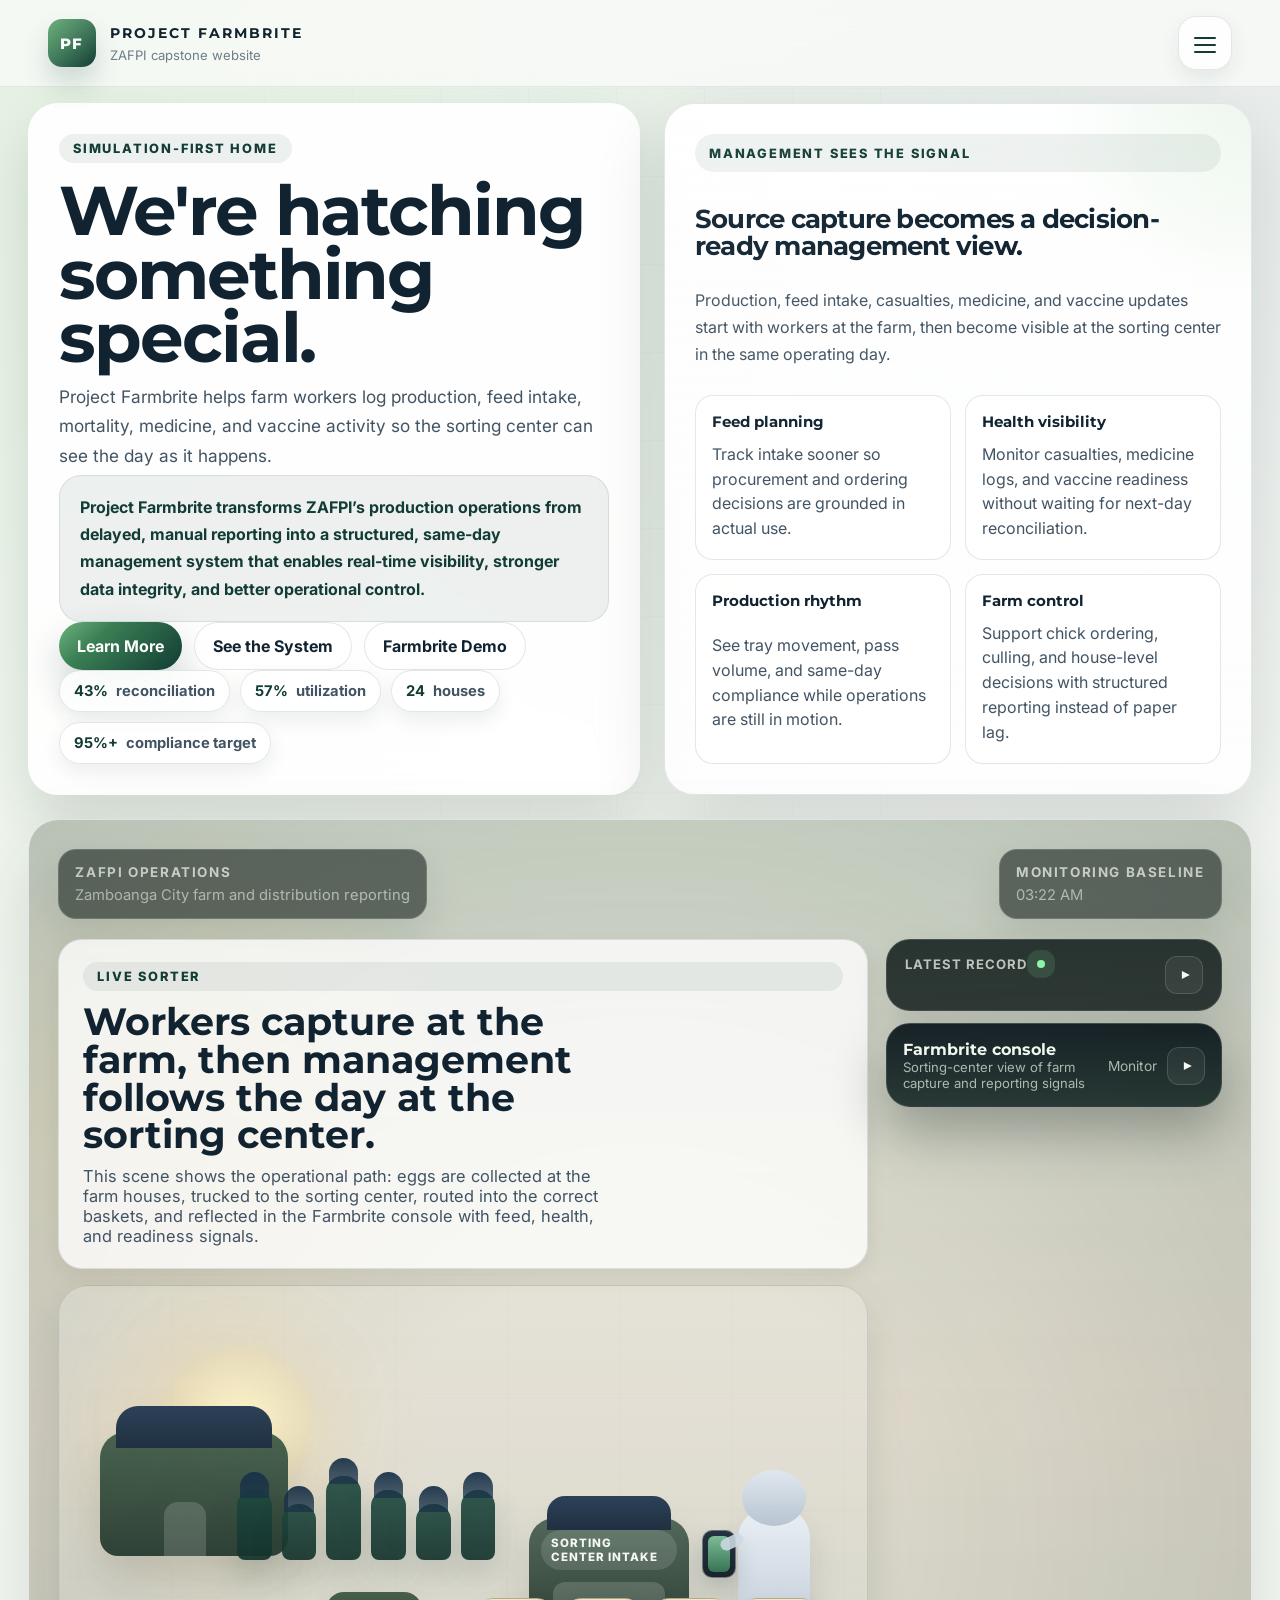
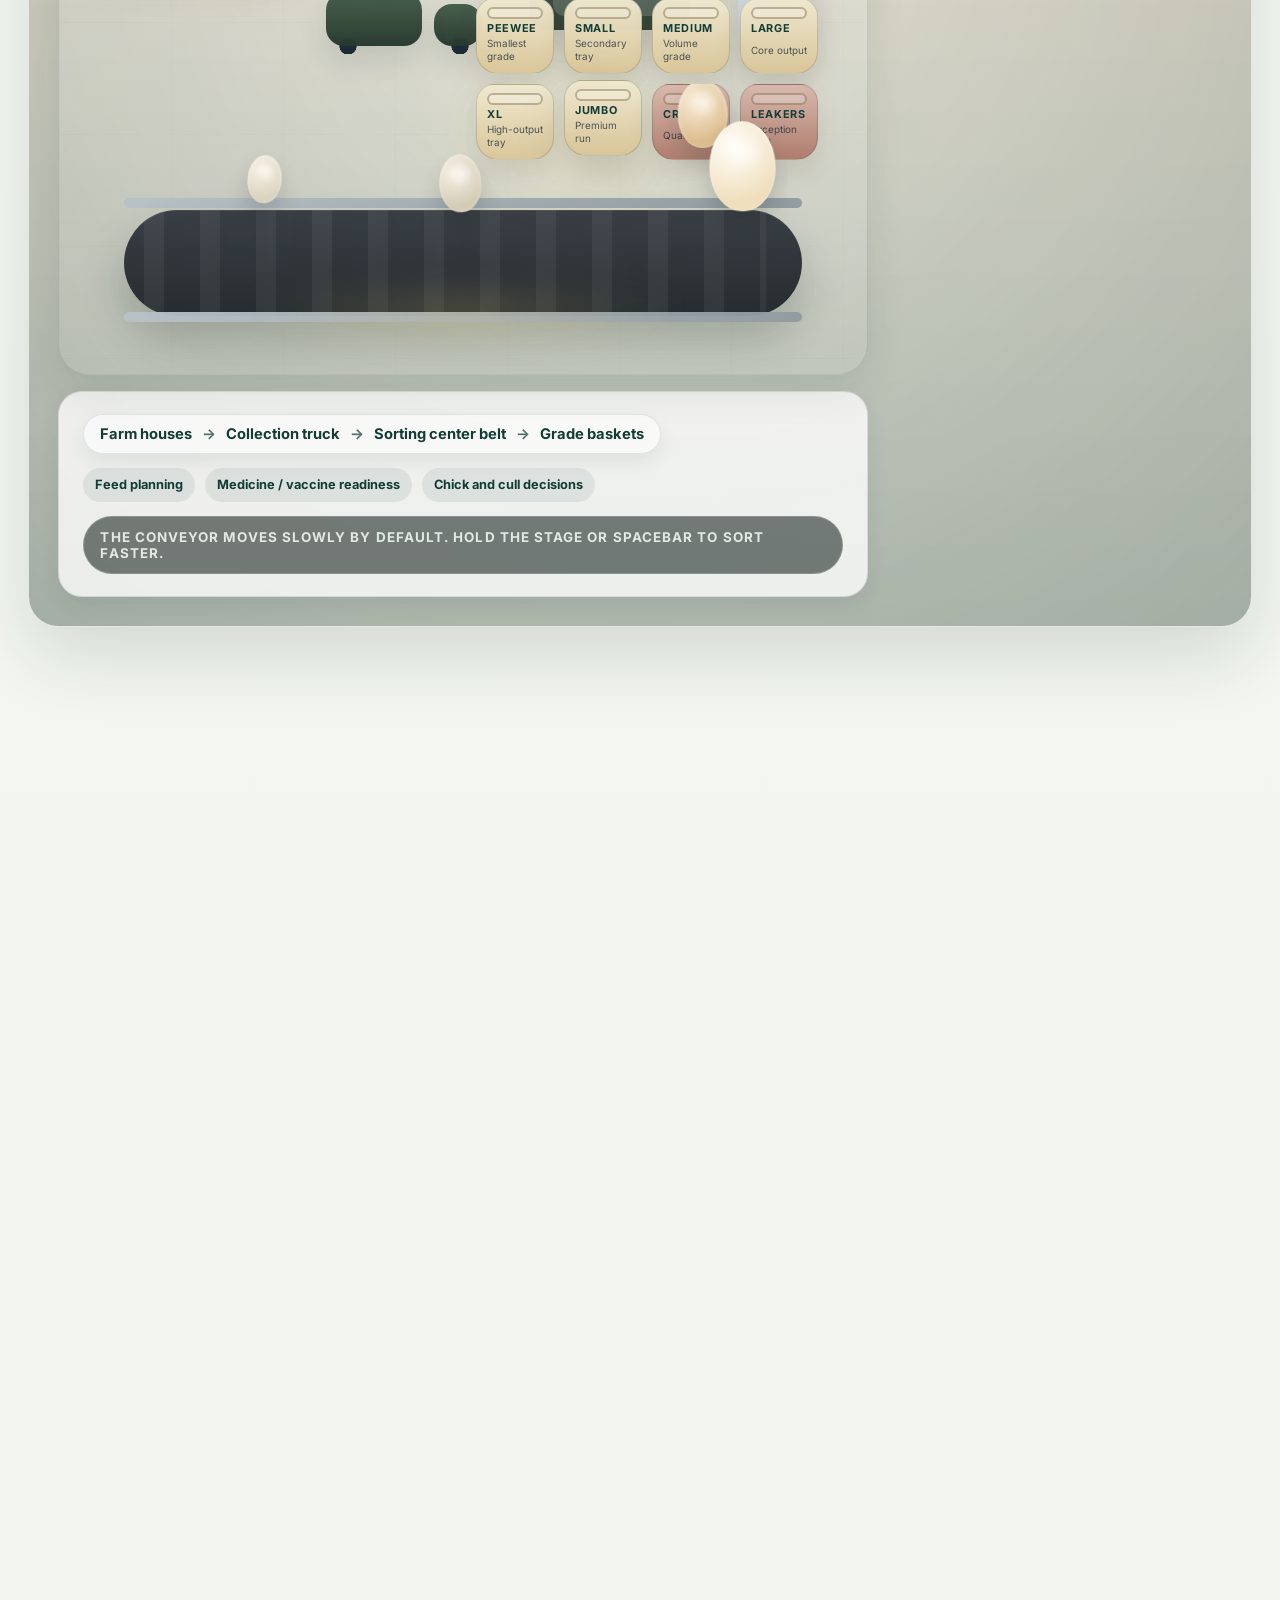
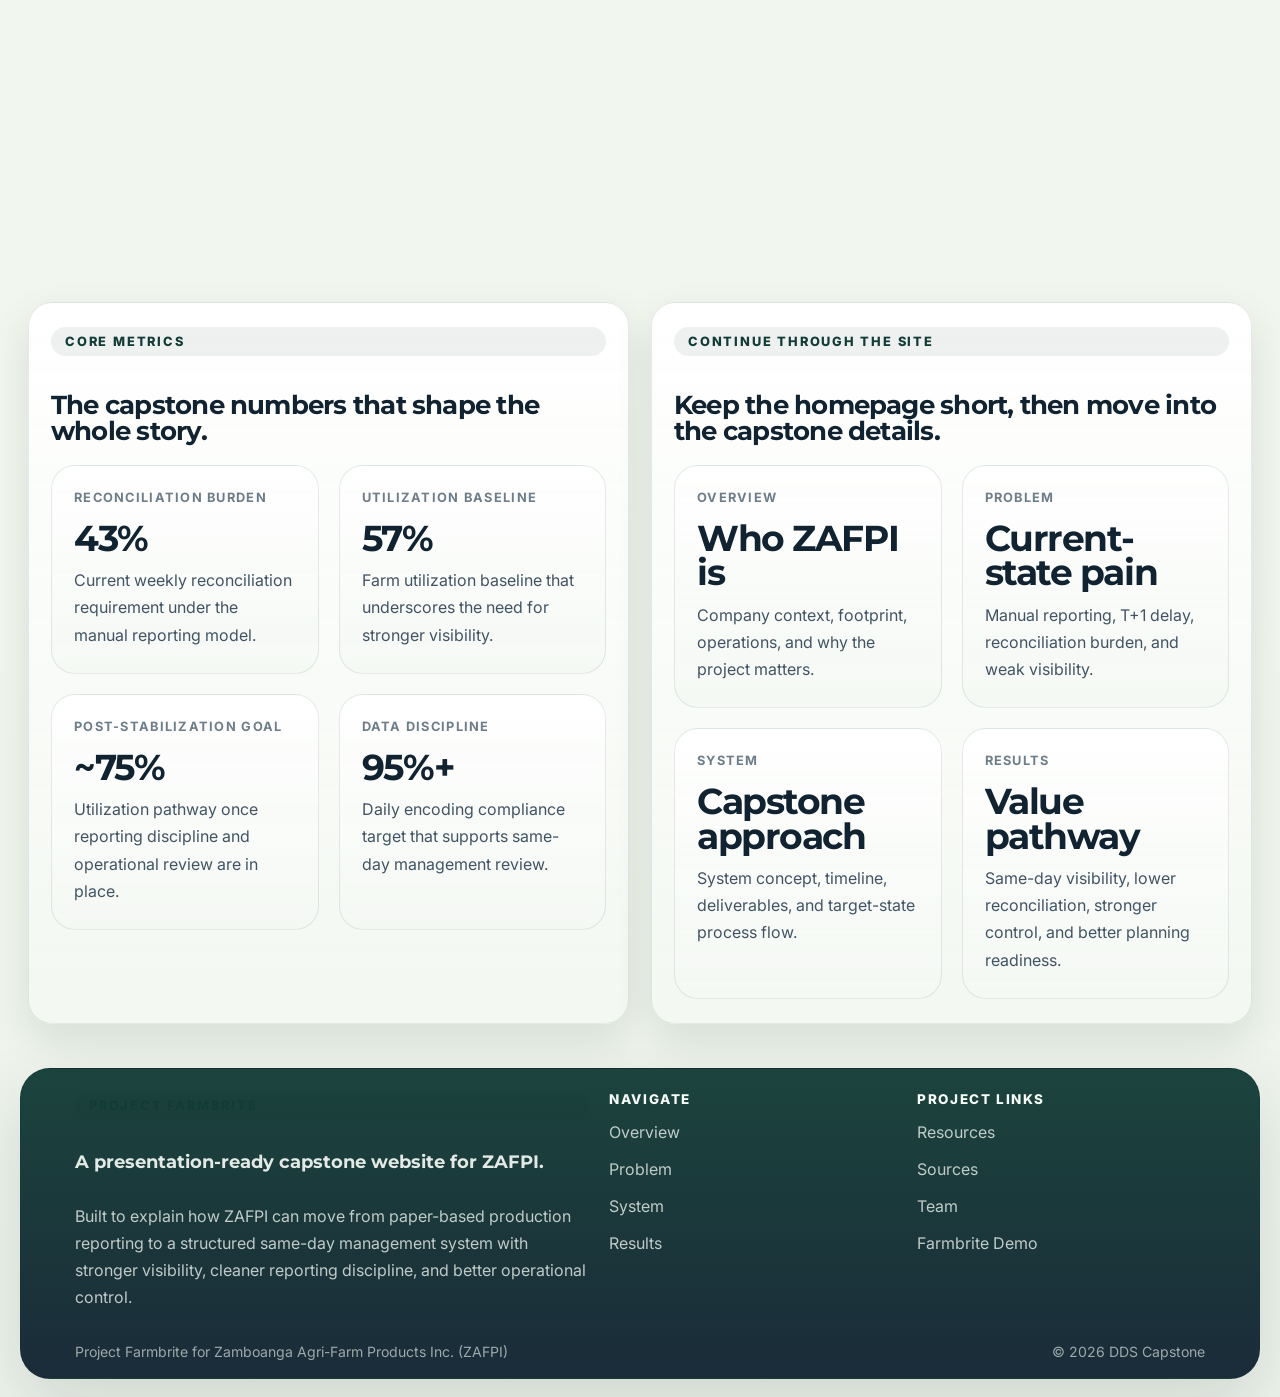
<file: index.html>
<!DOCTYPE html>
<html lang="en">
<head>
  <meta charset="UTF-8" />
  <meta name="viewport" content="width=device-width, initial-scale=1.0" />
  <title>Project Farmbrite | Home</title>
  <link rel="preconnect" href="https://fonts.googleapis.com" />
  <link rel="preconnect" href="https://fonts.gstatic.com" crossorigin />
  <link href="https://fonts.googleapis.com/css2?family=Inter:wght@400;500;600;700;800&family=Montserrat:wght@600;700;800;900&display=swap" rel="stylesheet" />
<!-- INLINE_SITE_CSS_START -->
<style>
:root {
  --bg: #f4f7f1;
  --bg-soft: #edf2eb;
  --surface: rgba(255, 255, 255, 0.82);
  --surface-strong: rgba(255, 255, 255, 0.94);
  --surface-tint: rgba(11, 39, 31, 0.05);
  --line: rgba(14, 44, 36, 0.11);
  --line-strong: rgba(14, 44, 36, 0.18);
  --text: #112331;
  --muted: #425464;
  --subtle: #6d7d89;
  --green-900: #123c35;
  --green-700: #24584a;
  --green-500: #4d9f62;
  --green-400: #73be74;
  --green-300: #a8d49f;
  --navy: #17385f;
  --gold: #dcc37e;
  --shadow-lg: 0 28px 72px rgba(14, 35, 33, 0.14);
  --shadow-md: 0 16px 38px rgba(14, 35, 33, 0.1);
  --shadow-sm: 0 8px 20px rgba(14, 35, 33, 0.08);
  --radius-xl: 30px;
  --radius-lg: 24px;
  --radius-md: 18px;
  --radius-sm: 12px;
  --max-width: 1240px;
  --nav-height: 86px;
  --transition: 260ms cubic-bezier(0.22, 0.61, 0.36, 1);
}

*,
*::before,
*::after {
  box-sizing: border-box;
}

html {
  scroll-behavior: smooth;
}

html,
body {
  margin: 0;
  padding: 0;
}

body {
  min-height: 100vh;
  font-family: "Inter", sans-serif;
  color: var(--text);
  background:
    radial-gradient(circle at top left, rgba(115, 190, 116, 0.16), transparent 26%),
    radial-gradient(circle at top right, rgba(23, 56, 95, 0.08), transparent 22%),
    linear-gradient(180deg, #f9fbf7 0%, var(--bg) 44%, #eef4ec 100%);
  overflow-x: hidden;
}

body::before {
  content: "";
  position: fixed;
  inset: 0;
  z-index: -2;
  opacity: 0.55;
  background-image:
    linear-gradient(rgba(18, 60, 53, 0.03) 1px, transparent 1px),
    linear-gradient(90deg, rgba(18, 60, 53, 0.03) 1px, transparent 1px);
  background-size: 88px 88px;
  mask-image: radial-gradient(circle at center, black 42%, transparent 88%);
}

img {
  display: block;
  max-width: 100%;
}

a {
  color: inherit;
  text-decoration: none;
}

button,
input,
textarea,
select {
  font: inherit;
}

.site-shell {
  min-height: 100vh;
  display: flex;
  flex-direction: column;
}

.topbar {
  position: sticky;
  top: 0;
  z-index: 110;
  border-bottom: 1px solid rgba(17, 35, 49, 0.08);
  background: rgba(248, 250, 246, 0.88);
  backdrop-filter: blur(18px);
  -webkit-backdrop-filter: blur(18px);
}

.topbar-inner,
.page-container,
.footer-inner {
  width: min(100%, var(--max-width));
  margin: 0 auto;
  padding-left: 28px;
  padding-right: 28px;
}

.topbar-inner {
  min-height: var(--nav-height);
  display: flex;
  align-items: center;
  justify-content: space-between;
  gap: 20px;
}

.brand {
  display: inline-flex;
  align-items: center;
  gap: 14px;
  min-width: 0;
}

.brand-mark {
  width: 48px;
  height: 48px;
  border-radius: 14px;
  display: grid;
  place-items: center;
  color: #f9fcf8;
  background:
    linear-gradient(145deg, rgba(255, 255, 255, 0.18), transparent),
    linear-gradient(135deg, var(--green-500), var(--green-900));
  box-shadow: 0 16px 28px rgba(18, 60, 53, 0.18);
  font-family: "Montserrat", sans-serif;
  font-size: 0.94rem;
  font-weight: 800;
  letter-spacing: 0.12em;
}

.brand-copy {
  min-width: 0;
}

.brand-copy strong,
.brand-copy span {
  display: block;
}

.brand-copy strong {
  font-family: "Montserrat", sans-serif;
  font-size: 0.88rem;
  letter-spacing: 0.14em;
  text-transform: uppercase;
}

.brand-copy span {
  margin-top: 5px;
  color: var(--subtle);
  font-size: 0.82rem;
}

.nav-shell {
  position: relative;
  margin-left: auto;
  display: flex;
  align-items: center;
  gap: 16px;
}

.nav-toggle {
  display: none;
  align-items: center;
  justify-content: center;
  width: 46px;
  height: 46px;
  border: 1px solid var(--line);
  border-radius: 14px;
  background: rgba(255, 255, 255, 0.76);
  color: var(--text);
  cursor: pointer;
  transition: transform var(--transition), border-color var(--transition), background var(--transition);
}

.nav-toggle:hover,
.nav-toggle:focus-visible {
  background: rgba(255, 255, 255, 0.98);
  border-color: var(--line-strong);
}

.nav-menu {
  display: flex;
  align-items: center;
  gap: 8px;
}

.nav-link,
.button,
.text-button,
.mini-button {
  transition:
    transform var(--transition),
    box-shadow var(--transition),
    border-color var(--transition),
    background var(--transition),
    color var(--transition);
}

.nav-link {
  display: inline-flex;
  align-items: center;
  justify-content: center;
  min-height: 44px;
  padding: 10px 16px;
  border-radius: 999px;
  color: var(--muted);
  border: 1px solid transparent;
  font-size: 0.94rem;
  font-weight: 600;
}

.nav-link:hover,
.nav-link:focus-visible,
.nav-link.is-active {
  color: var(--text);
  background: rgba(255, 255, 255, 0.72);
  border-color: rgba(18, 60, 53, 0.11);
  box-shadow: var(--shadow-sm);
}

.button,
.text-button,
.mini-button {
  display: inline-flex;
  align-items: center;
  justify-content: center;
  gap: 10px;
  min-height: 48px;
  padding: 12px 18px;
  border-radius: 999px;
  border: 1px solid var(--line);
  background: rgba(255, 255, 255, 0.72);
  color: var(--text);
  cursor: pointer;
  font-weight: 700;
}

.button:hover,
.button:focus-visible,
.text-button:hover,
.text-button:focus-visible,
.mini-button:hover,
.mini-button:focus-visible {
  transform: translateY(-1px);
  border-color: var(--line-strong);
  background: rgba(255, 255, 255, 0.98);
  box-shadow: var(--shadow-sm);
}

.button-primary {
  border: none;
  color: #fdfefc;
  background:
    linear-gradient(140deg, rgba(255, 255, 255, 0.18), transparent 32%),
    linear-gradient(135deg, var(--green-500), var(--green-900));
  box-shadow: 0 18px 36px rgba(18, 60, 53, 0.22);
}

.button-secondary {
  background: rgba(255, 255, 255, 0.86);
}

.text-button {
  min-height: auto;
  padding: 0;
  border: 0;
  background: transparent;
  color: var(--green-900);
  font-weight: 700;
  justify-content: flex-start;
  box-shadow: none;
}

.text-button:hover,
.text-button:focus-visible {
  transform: none;
  color: var(--navy);
  box-shadow: none;
}

.page-main {
  flex: 1;
  padding: 34px 0 68px;
}

.page-stack {
  display: grid;
  gap: 24px;
}

.section-shell,
.hero-shell,
.surface-card,
.simulation-shell {
  position: relative;
  overflow: hidden;
  border: 1px solid var(--line);
  border-radius: var(--radius-xl);
  background: linear-gradient(180deg, rgba(255, 255, 255, 0.96), rgba(255, 255, 255, 0.82));
  box-shadow: var(--shadow-lg);
}

.hero-shell,
.section-shell {
  padding: 32px;
}

.section-shell::before,
.hero-shell::before,
.simulation-shell::before {
  content: "";
  position: absolute;
  inset: 0;
  pointer-events: none;
  background:
    radial-gradient(circle at top right, rgba(115, 190, 116, 0.12), transparent 22%),
    linear-gradient(135deg, rgba(255, 255, 255, 0.05), transparent 48%);
}

.eyebrow,
.kicker {
  display: inline-flex;
  align-items: center;
  gap: 10px;
  margin-bottom: 16px;
  padding: 7px 14px;
  border-radius: 999px;
  background: rgba(18, 60, 53, 0.07);
  color: var(--green-900);
  font-size: 0.8rem;
  font-weight: 800;
  letter-spacing: 0.14em;
  text-transform: uppercase;
}

.display-title,
.page-title,
.section-title,
.hero-title,
.summary-title {
  margin: 0;
  font-family: "Montserrat", sans-serif;
  line-height: 1.04;
  letter-spacing: -0.03em;
}

.hero-title {
  max-width: 12ch;
  font-size: clamp(2.55rem, 5vw, 5.1rem);
}

.page-title {
  font-size: clamp(2.1rem, 3vw, 3.2rem);
}

.section-title,
.summary-title {
  font-size: clamp(1.45rem, 2vw, 2rem);
}

.lead,
.hero-copy p,
.section-copy,
.summary-copy,
.card p,
.surface-card p,
.detail-list p,
.resource-copy p {
  margin: 0;
  color: var(--muted);
  font-size: 1rem;
  line-height: 1.7;
}

.hero-copy,
.section-copy-stack {
  display: grid;
  gap: 18px;
}

.hero-copy {
  align-content: start;
}

.hero-copy > .button,
.hero-copy > .text-button {
  justify-self: start;
}

.hero-grid,
.split-grid,
.two-column-grid {
  display: grid;
  grid-template-columns: minmax(0, 1.02fr) minmax(340px, 0.98fr);
  gap: 24px;
  align-items: stretch;
}

.three-column-grid,
.stats-grid,
.card-grid,
.resource-grid,
.team-grid,
.mini-stat-grid,
.success-grid {
  display: grid;
  grid-template-columns: repeat(auto-fit, minmax(250px, 1fr));
  gap: 20px;
}

.four-column-grid,
.quick-stat-grid {
  display: grid;
  grid-template-columns: repeat(auto-fit, minmax(220px, 1fr));
  gap: 20px;
}

.surface-card,
.stat-card,
.metric-card,
.detail-card,
.resource-card,
.team-card,
.process-card,
.path-card,
.phase-card,
.logo-card,
.comparison-card,
.summary-band,
.evidence-card {
  padding: 24px 22px;
  border-radius: var(--radius-lg);
  border: 1px solid rgba(18, 60, 53, 0.1);
  background: linear-gradient(180deg, rgba(255, 255, 255, 0.96), rgba(244, 248, 243, 0.86));
  box-shadow: var(--shadow-md);
}

.surface-card,
.stat-card,
.metric-card,
.detail-card,
.resource-card,
.team-card,
.process-card,
.path-card,
.phase-card,
.logo-card,
.comparison-card,
.summary-band,
.evidence-card {
  display: grid;
  align-content: start;
  gap: 12px;
}

.surface-card:hover,
.stat-card:hover,
.metric-card:hover,
.detail-card:hover,
.resource-card:hover,
.team-card:hover,
.process-card:hover,
.path-card:hover,
.phase-card:hover,
.comparison-card:hover,
.summary-band:hover,
.evidence-card:hover {
  transform: translateY(-4px);
  box-shadow: 0 22px 52px rgba(14, 35, 33, 0.14);
}

.card-label,
.stat-label,
.mini-label,
.resource-label {
  display: block;
  color: var(--subtle);
  font-size: 0.8rem;
  font-weight: 700;
  letter-spacing: 0.1em;
  text-transform: uppercase;
}

.stat-value,
.metric-value,
.big-number {
  display: block;
  margin-top: 4px;
  font-family: "Montserrat", sans-serif;
  font-size: clamp(2rem, 2.8vw, 3.1rem);
  line-height: 0.96;
  letter-spacing: -0.04em;
  overflow-wrap: anywhere;
}

.stat-support,
.detail-note,
.metric-note {
  margin-top: 8px;
  color: var(--muted);
  font-size: 0.98rem;
  line-height: 1.65;
}

.stat-card.is-accent,
.summary-band.is-accent {
  background:
    radial-gradient(circle at top right, rgba(115, 190, 116, 0.28), transparent 46%),
    linear-gradient(135deg, rgba(18, 60, 53, 0.98), rgba(23, 56, 95, 0.92));
  border-color: rgba(255, 255, 255, 0.1);
  color: #f6fbf6;
}

.stat-card.is-accent .card-label,
.stat-card.is-accent .stat-support,
.summary-band.is-accent .card-label,
.summary-band.is-accent .stat-support {
  color: rgba(245, 251, 246, 0.84);
}

.hero-actions,
.button-row,
.mini-button-row {
  display: flex;
  flex-wrap: wrap;
  gap: 12px;
}

.hero-facts {
  display: flex;
  flex-wrap: wrap;
  gap: 10px;
}

.fact-pill,
.tag-pill {
  display: inline-flex;
  align-items: center;
  gap: 8px;
  min-height: 42px;
  padding: 9px 14px;
  border-radius: 999px;
  background: rgba(255, 255, 255, 0.82);
  border: 1px solid rgba(18, 60, 53, 0.12);
  box-shadow: var(--shadow-sm);
  color: var(--muted);
  font-size: 0.92rem;
  font-weight: 700;
}

.fact-pill strong,
.tag-pill strong {
  color: var(--green-900);
}

.brand-strip {
  display: grid;
  grid-template-columns: minmax(0, 1fr) minmax(0, 1fr);
  gap: 18px;
}

.logo-card img {
  width: 100%;
  height: 160px;
  object-fit: contain;
  padding: 18px;
  border-radius: 20px;
  background: rgba(255, 255, 255, 0.92);
  border: 1px solid rgba(18, 60, 53, 0.06);
}

.detail-list,
.detail-table,
.resource-list,
.source-list {
  width: 100%;
  border-collapse: collapse;
}

.detail-table th,
.detail-table td {
  padding: 16px 0;
  border-bottom: 1px solid rgba(18, 60, 53, 0.1);
  text-align: left;
  vertical-align: top;
}

.detail-table th {
  width: 34%;
  padding-right: 18px;
  color: var(--subtle);
  font-size: 0.86rem;
  text-transform: uppercase;
  letter-spacing: 0.1em;
}

.detail-table td {
  color: var(--muted);
  line-height: 1.7;
}

.comparison-grid {
  display: grid;
  grid-template-columns: repeat(2, minmax(0, 1fr));
  gap: 18px;
}

.comparison-card header,
.resource-card header,
.team-card header,
.phase-card header,
.process-card header {
  display: grid;
  gap: 10px;
}

.comparison-card h3,
.resource-card h3,
.team-card h3,
.phase-card h3,
.process-card h3,
.detail-card h3,
.surface-card h3,
.path-card h3 {
  margin: 0;
  font-family: "Montserrat", sans-serif;
  font-size: 1.2rem;
  letter-spacing: -0.02em;
}

.comparison-card ul,
.summary-band ul,
.phase-card ul,
.resource-card ul,
.source-card ul,
.team-card ul {
  margin: 0;
  padding-left: 18px;
  color: var(--muted);
  line-height: 1.8;
}

.comparison-card.before {
  background: linear-gradient(180deg, rgba(255, 248, 244, 0.94), rgba(250, 243, 239, 0.88));
  border-color: rgba(130, 94, 60, 0.12);
}

.comparison-card.after {
  background: linear-gradient(180deg, rgba(242, 250, 243, 0.98), rgba(233, 244, 235, 0.92));
  border-color: rgba(77, 159, 98, 0.18);
}

.progress-list {
  display: grid;
  gap: 16px;
}

.progress-item {
  display: grid;
  gap: 10px;
}

.progress-head {
  display: flex;
  justify-content: space-between;
  gap: 16px;
  color: var(--muted);
  font-weight: 700;
}

.progress-bar {
  position: relative;
  height: 12px;
  border-radius: 999px;
  overflow: hidden;
  background: rgba(18, 60, 53, 0.08);
}

.progress-bar span {
  position: absolute;
  inset: 0 auto 0 0;
  width: var(--fill, 50%);
  border-radius: inherit;
  background: linear-gradient(90deg, var(--green-500), var(--green-900));
}

.process-flow {
  display: grid;
  grid-template-columns: repeat(4, minmax(0, 1fr));
  gap: 18px;
}

.process-card {
  min-height: 100%;
}

.process-card::after {
  content: "";
  position: absolute;
  top: 50%;
  right: -18px;
  width: 18px;
  height: 2px;
  background: linear-gradient(90deg, rgba(18, 60, 53, 0.12), rgba(18, 60, 53, 0.36));
  transform: translateY(-50%);
}

.process-card:last-child::after {
  display: none;
}

.process-index,
.phase-index {
  display: inline-flex;
  align-items: center;
  justify-content: center;
  width: 38px;
  height: 38px;
  margin-bottom: 16px;
  border-radius: 50%;
  background: linear-gradient(135deg, var(--green-400), var(--green-900));
  color: #f6fbf6;
  font-family: "Montserrat", sans-serif;
  font-size: 0.82rem;
  font-weight: 800;
  letter-spacing: 0.08em;
}

.timeline-shell {
  padding: 34px;
}

.timeline-track {
  position: relative;
  display: grid;
  grid-template-columns: repeat(3, minmax(0, 1fr));
  gap: 22px;
  align-items: stretch;
}

.timeline-track::before {
  display: none;
}

.phase-card {
  min-height: 0;
  padding: 26px 22px 24px;
}

.phase-card h3 {
  font-size: clamp(1.22rem, 1.6vw, 1.6rem);
  line-height: 1.12;
  max-width: 12ch;
}

.phase-card p {
  margin: 0;
  color: var(--muted);
  font-size: 1rem;
  line-height: 1.7;
  max-width: 25ch;
}

.phase-card .phase-index {
  margin-bottom: 18px;
}

.resource-card,
.source-card,
.evidence-card {
  display: grid;
  gap: 12px;
}

.resource-meta,
.source-meta {
  display: inline-flex;
  align-items: center;
  gap: 8px;
  font-size: 0.82rem;
  color: var(--subtle);
  letter-spacing: 0.08em;
  text-transform: uppercase;
}

.placeholder-panel,
.image-placeholder,
.document-placeholder {
  min-height: 180px;
  border-radius: 20px;
  border: 1px dashed rgba(18, 60, 53, 0.18);
  background: linear-gradient(135deg, rgba(18, 60, 53, 0.04), rgba(23, 56, 95, 0.04));
  display: grid;
  place-items: center;
  padding: 20px;
  text-align: center;
  color: var(--subtle);
  line-height: 1.6;
}

.team-card {
  display: grid;
  gap: 16px;
  height: 100%;
}

.avatar-badge {
  width: 64px;
  height: 64px;
  border-radius: 18px;
  display: grid;
  place-items: center;
  color: #f6fbf6;
  background: linear-gradient(135deg, var(--green-500), var(--navy));
  font-family: "Montserrat", sans-serif;
  font-size: 1rem;
  font-weight: 800;
  letter-spacing: 0.08em;
  box-shadow: var(--shadow-sm);
}

.member-role {
  display: inline-flex;
  width: fit-content;
  padding: 7px 12px;
  border-radius: 999px;
  background: rgba(18, 60, 53, 0.08);
  color: var(--green-900);
  font-size: 0.8rem;
  font-weight: 800;
  letter-spacing: 0.1em;
  text-transform: uppercase;
}

.site-footer {
  padding: 0 0 30px;
}

.footer-inner {
  border: 1px solid var(--line);
  border-radius: var(--radius-xl);
  background: linear-gradient(180deg, rgba(18, 60, 53, 0.96), rgba(17, 35, 49, 0.96));
  box-shadow: var(--shadow-lg);
  color: rgba(245, 250, 245, 0.92);
}

.footer-grid {
  display: grid;
  grid-template-columns: minmax(0, 1.3fr) repeat(2, minmax(200px, 1fr));
  gap: 24px;
  padding: 28px;
}

.footer-brand {
  display: grid;
  gap: 14px;
}

.footer-title {
  margin: 0;
  font-family: "Montserrat", sans-serif;
  font-size: 1.35rem;
}

.footer-copy,
.footer-list a,
.footer-note {
  color: rgba(245, 250, 245, 0.76);
  line-height: 1.7;
}

.footer-heading {
  margin: 0 0 12px;
  color: #f6fbf6;
  font-size: 0.84rem;
  font-weight: 800;
  letter-spacing: 0.12em;
  text-transform: uppercase;
}

.footer-list {
  display: grid;
  gap: 10px;
}

.footer-list a:hover,
.footer-list a:focus-visible {
  color: #ffffff;
}

.footer-bottom {
  display: flex;
  justify-content: space-between;
  gap: 16px;
  padding: 0 28px 24px;
  color: rgba(245, 250, 245, 0.6);
  font-size: 0.88rem;
}

.reveal {
  opacity: 0;
  transform: translateY(22px);
  transition: opacity 620ms ease, transform 620ms ease;
}

.reveal.in-view {
  opacity: 1;
  transform: translateY(0);
}

.reveal-delay-1 {
  transition-delay: 90ms;
}

.reveal-delay-2 {
  transition-delay: 180ms;
}

.reveal-delay-3 {
  transition-delay: 270ms;
}

.page-home .page-main {
  padding-top: 22px;
}

.home-grid {
  display: grid;
  gap: 22px;
}

.home-hero {
  display: grid;
  grid-template-columns: minmax(0, 0.88fr) minmax(420px, 1.12fr);
  gap: 24px;
  align-items: stretch;
}

.home-copy-wrap {
  display: grid;
  gap: 20px;
}

.hero-lead {
  font-size: 1.08rem;
}

.positioning-line {
  padding: 18px 20px;
  border-radius: 22px;
  background: rgba(18, 60, 53, 0.07);
  border: 1px solid rgba(18, 60, 53, 0.1);
  color: var(--green-900);
  font-weight: 700;
  line-height: 1.7;
}

.simulation-shell {
  min-height: 620px;
  padding: 0;
}

.demo-stage {
  position: relative;
  min-height: 620px;
  isolation: isolate;
  overflow: hidden;
  background:
    radial-gradient(circle at 16% 20%, rgba(255, 215, 150, 0.42), transparent 16%),
    linear-gradient(180deg, #dbe7d2 0%, #f1eadb 36%, #efe5cf 64%, #dde7d6 100%);
}

.demo-stage::before {
  content: "";
  position: absolute;
  inset: 0;
  background:
    linear-gradient(180deg, rgba(7, 18, 13, 0.06), transparent 36%, rgba(7, 18, 13, 0.16) 100%),
    radial-gradient(circle at center, transparent 34%, rgba(7, 18, 13, 0.3) 112%);
  z-index: 2;
  pointer-events: none;
}

.canvas-container,
.fallback-scene {
  position: absolute;
  inset: 0;
}

.fallback-scene {
  display: grid;
  place-items: center;
  z-index: 0;
  padding: 28px;
}

.fallback-scene[hidden] {
  display: none;
}

.fallback-frame {
  width: min(100%, 480px);
  padding: 24px;
  border-radius: 26px;
  border: 1px solid rgba(18, 60, 53, 0.12);
  background: rgba(255, 255, 255, 0.74);
  backdrop-filter: blur(14px);
  box-shadow: var(--shadow-lg);
  display: grid;
  gap: 16px;
}

.fallback-topline {
  display: flex;
  justify-content: space-between;
  gap: 12px;
  color: var(--subtle);
  font-size: 0.85rem;
  font-weight: 700;
  letter-spacing: 0.08em;
  text-transform: uppercase;
}

.fallback-grid {
  display: grid;
  grid-template-columns: repeat(2, minmax(0, 1fr));
  gap: 12px;
}

.fallback-grid article,
.mini-panel {
  padding: 16px;
  border-radius: 18px;
  background: rgba(18, 60, 53, 0.06);
  border: 1px solid rgba(18, 60, 53, 0.08);
}

.fallback-grid strong,
.mini-panel strong {
  display: block;
  margin-bottom: 4px;
  font-family: "Montserrat", sans-serif;
}

.sim-overlay {
  position: relative;
  z-index: 3;
  height: 100%;
  padding: 24px;
  display: grid;
  grid-template-rows: auto 1fr auto;
  gap: 20px;
}

.sim-topbar,
.sim-controls,
.story-panel,
.sim-toast {
  transition: opacity var(--transition), transform var(--transition);
}

.demo-stage.is-focus .sim-topbar,
.demo-stage.is-focus .sim-controls,
.demo-stage.is-focus .sim-toast {
  opacity: 0.22;
}

.demo-stage.is-focus .story-panel {
  transform: translateY(-8px);
}

.sim-topbar {
  display: flex;
  justify-content: space-between;
  gap: 18px;
  align-items: flex-start;
}

.sim-brand-chip,
.sim-state-chip,
.signal-card,
.metric-chip {
  border: 1px solid rgba(255, 255, 255, 0.18);
  background: rgba(9, 22, 18, 0.56);
  box-shadow: var(--shadow-md);
  backdrop-filter: blur(18px);
}

.sim-brand-chip,
.sim-state-chip {
  padding: 14px 16px;
  border-radius: 18px;
  color: rgba(244, 250, 243, 0.92);
}

.sim-brand-chip strong,
.sim-state-chip strong {
  display: block;
  font-size: 0.84rem;
  letter-spacing: 0.12em;
  text-transform: uppercase;
}

.sim-brand-chip span,
.sim-state-chip span {
  display: block;
  margin-top: 6px;
  color: rgba(244, 250, 243, 0.72);
  font-size: 0.92rem;
}

.sim-layout {
  display: grid;
  grid-template-columns: minmax(0, 1fr) minmax(280px, 340px);
  gap: 20px;
  align-items: end;
}

.story-panel {
  align-self: center;
  max-width: 620px;
  display: grid;
  gap: 18px;
}

.story-lines {
  min-height: 174px;
}

.story-line {
  display: none;
  margin: 0;
  color: #f7fbf6;
  font-family: "Montserrat", sans-serif;
  font-size: clamp(2.25rem, 4vw, 4.1rem);
  line-height: 0.98;
  letter-spacing: -0.05em;
  text-wrap: balance;
}

.story-line.is-active {
  display: block;
  animation: storyFade 540ms ease;
}

@keyframes storyFade {
  from {
    opacity: 0;
    transform: translateY(10px);
  }

  to {
    opacity: 1;
    transform: translateY(0);
  }
}

.story-support {
  max-width: 48ch;
  color: rgba(244, 250, 243, 0.78);
  line-height: 1.75;
}

.sim-signals {
  display: grid;
  gap: 12px;
}

.signal-card {
  padding: 18px;
  border-radius: 22px;
  color: #f5fbf4;
}

.signal-head {
  display: flex;
  justify-content: space-between;
  gap: 16px;
  align-items: center;
  color: rgba(245, 251, 244, 0.72);
  font-size: 0.82rem;
  font-weight: 700;
  letter-spacing: 0.08em;
  text-transform: uppercase;
}

.live-dot {
  width: 8px;
  height: 8px;
  border-radius: 50%;
  background: #8cf3aa;
  box-shadow: 0 0 0 10px rgba(140, 243, 170, 0.12);
}

.signal-value {
  margin: 12px 0 8px;
  font-family: "Montserrat", sans-serif;
  font-size: 2rem;
  line-height: 1;
  letter-spacing: -0.04em;
}

.signal-copy {
  color: rgba(245, 251, 244, 0.78);
  line-height: 1.6;
}

.signal-meta {
  display: flex;
  flex-wrap: wrap;
  gap: 12px;
  margin-top: 12px;
  color: rgba(245, 251, 244, 0.7);
  font-size: 0.9rem;
}

.sim-bottom {
  display: grid;
  grid-template-columns: minmax(0, 1fr) minmax(280px, 380px);
  gap: 20px;
  align-items: end;
}

.sim-controls {
  display: flex;
  flex-wrap: wrap;
  gap: 12px;
  align-items: center;
}

.instruction-chip {
  padding: 12px 16px;
  border-radius: 999px;
  border: 1px solid rgba(255, 255, 255, 0.18);
  background: rgba(9, 22, 18, 0.54);
  color: rgba(245, 251, 244, 0.86);
  font-size: 0.84rem;
  font-weight: 700;
  letter-spacing: 0.08em;
  text-transform: uppercase;
}

.dashboard-panel {
  padding: 18px;
  border-radius: 28px;
  border: 1px solid rgba(255, 255, 255, 0.16);
  background: linear-gradient(180deg, rgba(11, 21, 27, 0.82), rgba(14, 35, 33, 0.78));
  box-shadow: 0 24px 54px rgba(7, 18, 13, 0.3);
  color: #eff7ef;
  backdrop-filter: blur(18px);
}

.dashboard-header {
  display: flex;
  justify-content: space-between;
  gap: 12px;
  align-items: start;
}

.dashboard-title {
  margin: 0;
  font-family: "Montserrat", sans-serif;
  font-size: 1.1rem;
}

.dashboard-subtitle,
.dashboard-time {
  color: rgba(239, 247, 239, 0.68);
  font-size: 0.86rem;
}

.dashboard-grid {
  display: grid;
  grid-template-columns: 112px minmax(0, 1fr);
  gap: 16px;
  margin-top: 18px;
}

.ring-card {
  display: grid;
  gap: 10px;
  align-content: start;
}

.ring-visual {
  --ring-fill: 95;
  width: 100px;
  height: 100px;
  border-radius: 50%;
  display: grid;
  place-items: center;
  background:
    radial-gradient(circle at center, rgba(14, 35, 33, 0.96) 58%, transparent 60%),
    conic-gradient(#8ae18f calc(var(--ring-fill) * 1%), rgba(255, 255, 255, 0.08) 0);
}

.ring-visual strong {
  font-family: "Montserrat", sans-serif;
  font-size: 1.2rem;
}

.dashboard-mini-grid {
  display: grid;
  grid-template-columns: repeat(2, minmax(0, 1fr));
  gap: 10px;
}

.dashboard-mini-card {
  padding: 14px;
  border-radius: 18px;
  background: rgba(255, 255, 255, 0.06);
  border: 1px solid rgba(255, 255, 255, 0.08);
}

.dashboard-mini-card label {
  display: block;
  color: rgba(239, 247, 239, 0.62);
  font-size: 0.74rem;
  font-weight: 700;
  letter-spacing: 0.08em;
  text-transform: uppercase;
}

.dashboard-mini-card strong {
  display: block;
  margin-top: 8px;
  font-family: "Montserrat", sans-serif;
  font-size: 1.14rem;
}

.dashboard-progress {
  display: grid;
  gap: 12px;
  margin-top: 16px;
}

.dashboard-progress-item {
  display: grid;
  gap: 8px;
}

.dashboard-progress-head {
  display: flex;
  justify-content: space-between;
  gap: 12px;
  font-size: 0.84rem;
  color: rgba(239, 247, 239, 0.7);
}

.dashboard-progress-bar {
  height: 10px;
  border-radius: 999px;
  overflow: hidden;
  background: rgba(255, 255, 255, 0.08);
}

.dashboard-progress-bar span {
  display: block;
  height: 100%;
  width: var(--fill, 50%);
  border-radius: inherit;
  background: linear-gradient(90deg, #8ae18f, #4d9f62);
}

.sim-toast {
  position: absolute;
  left: 24px;
  bottom: 24px;
  max-width: 280px;
  padding: 14px 16px;
  border-radius: 18px;
  border: 1px solid rgba(255, 255, 255, 0.16);
  background: rgba(11, 21, 27, 0.74);
  color: rgba(245, 251, 244, 0.86);
  box-shadow: var(--shadow-md);
  backdrop-filter: blur(16px);
  opacity: 0;
  transform: translateY(8px);
  transition: opacity 240ms ease, transform 240ms ease;
  z-index: 4;
}

.sim-toast.is-visible {
  opacity: 1;
  transform: translateY(0);
}

.sim-toast strong {
  display: block;
  margin-bottom: 4px;
}

.home-summary-grid,
.home-path-grid {
  display: grid;
  grid-template-columns: repeat(2, minmax(0, 1fr));
  gap: 22px;
}

.summary-band {
  display: grid;
  gap: 20px;
}

.summary-band .quick-stat-grid {
  margin-top: 6px;
  align-items: stretch;
}

.summary-band .surface-card,
.summary-band .stat-card {
  box-shadow: none;
}

.quote-strip {
  padding: 22px 24px;
  border-radius: var(--radius-lg);
  background: rgba(18, 60, 53, 0.06);
  border: 1px solid rgba(18, 60, 53, 0.1);
  color: var(--green-900);
  font-size: 1.04rem;
  font-weight: 700;
  line-height: 1.8;
}

.page-hero-band {
  display: grid;
  gap: 18px;
}

.page-intro-grid {
  display: grid;
  grid-template-columns: minmax(0, 1.18fr) minmax(360px, 0.82fr);
  gap: 28px;
  align-items: start;
}

.mini-stat-grid {
  align-self: start;
}

.mini-stat-grid .surface-card {
  min-height: 100%;
}

.quick-stat-grid .stat-card {
  min-height: 260px;
}

.quick-stat-grid .stat-value {
  font-size: clamp(2.1rem, 3.2vw, 3.4rem);
}

.callout-card {
  padding: 20px;
  border-radius: 22px;
  background: rgba(18, 60, 53, 0.06);
  border: 1px solid rgba(18, 60, 53, 0.1);
}

.callout-card strong {
  display: block;
  margin-bottom: 8px;
  font-family: "Montserrat", sans-serif;
}

.source-card {
  padding: 22px;
  border-radius: var(--radius-lg);
  border: 1px solid rgba(18, 60, 53, 0.1);
  background: rgba(255, 255, 255, 0.9);
  box-shadow: var(--shadow-md);
}

.source-card h3 {
  margin: 0 0 10px;
  font-family: "Montserrat", sans-serif;
  font-size: 1.15rem;
}

.source-card p {
  margin: 0;
  color: var(--muted);
  line-height: 1.7;
}

@media (max-width: 1180px) {
  .home-hero,
  .hero-grid,
  .split-grid,
  .two-column-grid,
  .page-intro-grid {
    grid-template-columns: 1fr;
  }

  .timeline-track {
    grid-template-columns: repeat(2, minmax(0, 1fr));
  }

  .three-column-grid,
  .stats-grid,
  .card-grid,
  .resource-grid,
  .team-grid,
  .mini-stat-grid,
  .success-grid {
    grid-template-columns: repeat(2, minmax(0, 1fr));
  }

  .four-column-grid,
  .quick-stat-grid,
  .process-flow {
    grid-template-columns: repeat(2, minmax(0, 1fr));
  }

  .process-card::after {
    display: none;
  }

  .sim-layout,
  .sim-bottom,
  .home-summary-grid,
  .home-path-grid,
  .brand-strip {
    grid-template-columns: 1fr;
  }
}

@media (max-width: 900px) {
  .topbar-inner,
  .page-container,
  .footer-inner {
    padding-left: 18px;
    padding-right: 18px;
  }

  .topbar-inner {
    min-height: 78px;
    flex-wrap: wrap;
  }

  .nav-toggle {
    display: inline-flex;
  }

  .nav-shell {
    margin-left: 0;
    width: 100%;
    justify-content: space-between;
  }

  .nav-menu {
    position: absolute;
    top: calc(100% + 10px);
    left: 18px;
    right: 18px;
    z-index: 120;
    display: grid;
    gap: 8px;
    padding: 14px;
    border-radius: 24px;
    border: 1px solid var(--line);
    background: rgba(248, 250, 246, 0.98);
    box-shadow: var(--shadow-lg);
    opacity: 0;
    visibility: hidden;
    transform: translateY(-8px);
    transition: opacity var(--transition), visibility var(--transition), transform var(--transition);
  }

  .nav-menu.is-open {
    opacity: 1;
    visibility: visible;
    transform: translateY(0);
  }

  .nav-link,
  .button.nav-cta {
    width: 100%;
    justify-content: center;
  }

  .button.nav-cta {
    margin-left: auto;
  }

  .hero-shell,
  .section-shell {
    padding: 24px;
  }

  .simulation-shell,
  .demo-stage {
    min-height: 760px;
  }

  .sim-overlay {
    padding: 18px;
  }

  .dashboard-grid {
    grid-template-columns: 1fr;
  }
}

@media (max-width: 700px) {
  .hero-title {
    font-size: clamp(2.2rem, 12vw, 3.25rem);
    max-width: 11ch;
  }

  .page-title {
    font-size: clamp(1.8rem, 8vw, 2.5rem);
  }

  .three-column-grid,
  .stats-grid,
  .card-grid,
  .resource-grid,
  .team-grid,
  .mini-stat-grid,
  .success-grid,
  .four-column-grid,
  .quick-stat-grid,
  .comparison-grid,
  .process-flow,
  .timeline-track,
  .fallback-grid {
    grid-template-columns: 1fr;
  }

  .detail-table th,
  .detail-table td {
    display: block;
    width: 100%;
  }

  .detail-table th {
    padding-bottom: 8px;
  }

  .footer-grid,
  .footer-bottom {
    grid-template-columns: 1fr;
    display: grid;
  }

  .footer-bottom {
    padding-top: 0;
  }

  .story-line {
    font-size: clamp(2rem, 10vw, 3rem);
  }
}

@media (prefers-reduced-motion: reduce) {
  html {
    scroll-behavior: auto;
  }

  *,
  *::before,
  *::after {
    animation-duration: 1ms !important;
    animation-iteration-count: 1 !important;
    transition-duration: 1ms !important;
    scroll-behavior: auto !important;
  }

  .reveal,
  .reveal.in-view {
    opacity: 1;
    transform: none;
  }
}

/* Premium nav + landing stage overrides */
.nav-shell {
  gap: 12px;
}

.nav-toggle {
  display: inline-flex;
  position: relative;
  width: 54px;
  height: 54px;
  padding: 0;
  font-size: 0;
  color: transparent;
  border-radius: 18px;
  background: rgba(255, 255, 255, 0.92);
  box-shadow: var(--shadow-sm);
}

.nav-toggle::before,
.nav-toggle::after {
  content: "";
  position: absolute;
  left: 15px;
  width: 22px;
  height: 2px;
  border-radius: 999px;
  background: var(--green-900);
  transition: transform 240ms ease, box-shadow 240ms ease, opacity 240ms ease;
}

.nav-toggle::before {
  top: 20px;
  box-shadow: 0 7px 0 0 var(--green-900);
}

.nav-toggle::after {
  top: 34px;
}

.nav-toggle.is-open::before {
  top: 25px;
  transform: rotate(45deg);
  box-shadow: none;
}

.nav-toggle.is-open::after {
  top: 25px;
  transform: rotate(-45deg);
}

.nav-menu {
  position: absolute;
  top: calc(100% + 14px);
  right: 0;
  z-index: 130;
  min-width: 290px;
  padding: 14px;
  border-radius: 26px;
  border: 1px solid rgba(18, 60, 53, 0.1);
  background: rgba(248, 250, 246, 0.96);
  box-shadow: 0 22px 54px rgba(14, 35, 33, 0.18);
  backdrop-filter: blur(18px);
  -webkit-backdrop-filter: blur(18px);
  display: grid;
  gap: 8px;
  opacity: 0;
  visibility: hidden;
  transform: translateY(-10px) scale(0.98);
  transform-origin: top right;
  transition: opacity 240ms ease, visibility 240ms ease, transform 240ms ease;
}

.nav-menu.is-open {
  opacity: 1;
  visibility: visible;
  transform: translateY(0) scale(1);
}

.nav-menu .nav-link {
  width: 100%;
  min-height: 48px;
  justify-content: flex-start;
  padding: 12px 16px;
  border-radius: 16px;
}

.nav-link--cta {
  width: 100%;
  justify-content: center;
  margin-top: 8px;
}

.nav-cta {
  display: none !important;
}

.site-footer {
  padding: 10px 0 18px;
}

.footer-grid {
  gap: 20px;
  padding: 22px 26px 16px;
  grid-template-columns: minmax(0, 1.25fr) repeat(2, minmax(170px, 0.7fr));
}

.footer-title {
  font-size: 1.15rem;
}

.footer-bottom {
  padding: 0 26px 18px;
}

.page-home .page-main {
  padding: 16px 0 34px;
}

.page-home .page-container {
  width: min(100%, 1380px);
}

.home-stage-shell {
  min-height: calc(100vh - var(--nav-height) - 22px);
}

.home-stage-shell::before {
  display: none;
}

.demo-stage--full {
  min-height: calc(100vh - var(--nav-height) - 22px);
  background:
    radial-gradient(circle at 12% 18%, rgba(255, 235, 182, 0.58), transparent 16%),
    linear-gradient(180deg, #dfe8da 0%, #efead9 42%, #d8e3d8 100%);
}

.demo-stage--full::before {
  background:
    linear-gradient(180deg, rgba(9, 18, 14, 0.04), rgba(9, 18, 14, 0.14) 100%),
    radial-gradient(circle at center, transparent 28%, rgba(9, 18, 14, 0.16) 108%);
}

.scene-layer {
  position: absolute;
  inset: 0;
  overflow: hidden;
}

.scene-grid {
  position: absolute;
  inset: 0;
  opacity: 0.26;
  background-image:
    linear-gradient(rgba(18, 60, 53, 0.06) 1px, transparent 1px),
    linear-gradient(90deg, rgba(18, 60, 53, 0.06) 1px, transparent 1px);
  background-size: 112px 112px;
}

.scene-sun,
.scene-glow {
  position: absolute;
  border-radius: 50%;
  filter: blur(2px);
}

.scene-sun {
  top: 9%;
  left: 13%;
  width: 150px;
  height: 150px;
  background: radial-gradient(circle, rgba(255, 246, 201, 0.95), rgba(248, 215, 116, 0.18) 72%, transparent 74%);
  box-shadow: 0 0 120px rgba(248, 215, 116, 0.3);
}

.scene-glow {
  right: 12%;
  bottom: 18%;
  width: 380px;
  height: 220px;
  background: radial-gradient(circle, rgba(255, 246, 201, 0.3), transparent 68%);
  filter: blur(26px);
}

.scene-farmline {
  position: absolute;
  left: 7%;
  right: 15%;
  bottom: 27%;
  display: flex;
  align-items: end;
  gap: 18px;
}

.farm-house {
  flex: 1;
  min-height: 54px;
  border-radius: 16px 16px 8px 8px;
  background: linear-gradient(180deg, rgba(29, 72, 62, 0.9), rgba(20, 50, 44, 0.92));
  box-shadow: 0 16px 32px rgba(20, 50, 44, 0.18);
  position: relative;
}

.farm-house::before {
  content: "";
  position: absolute;
  left: 8%;
  right: 8%;
  top: -18px;
  height: 26px;
  border-radius: 999px 999px 0 0;
  background: linear-gradient(180deg, rgba(24, 49, 71, 0.94), rgba(24, 49, 71, 0.72));
}

.house-wide {
  min-height: 70px;
}

.house-mid {
  min-height: 56px;
}

.house-tall {
  min-height: 84px;
}

.scene-silo {
  position: absolute;
  right: 15%;
  bottom: 28%;
  width: 62px;
  height: 150px;
  border-radius: 999px 999px 22px 22px;
  background: linear-gradient(180deg, rgba(210, 220, 225, 0.94), rgba(160, 172, 179, 0.98));
  box-shadow: 0 16px 32px rgba(52, 62, 68, 0.18);
}

.scene-silo::before {
  content: "";
  position: absolute;
  inset: -24px 0 auto;
  height: 44px;
  border-radius: 50%;
  background: linear-gradient(180deg, rgba(222, 231, 235, 0.96), rgba(168, 178, 185, 0.92));
}

.scene-belt {
  position: absolute;
  left: 10%;
  right: 18%;
  bottom: 11%;
  height: 110px;
  border-radius: 999px;
}

.scene-belt-track,
.scene-belt-rail,
.scene-belt-glow,
.egg-stream {
  position: absolute;
}

.scene-belt-track {
  inset: 20px 0 0;
  border-radius: 999px;
  background:
    linear-gradient(180deg, rgba(50, 56, 63, 0.96), rgba(32, 38, 43, 0.96)),
    repeating-linear-gradient(90deg, rgba(255, 255, 255, 0.08) 0 18px, transparent 18px 42px);
  box-shadow: inset 0 1px 0 rgba(255, 255, 255, 0.08), 0 24px 44px rgba(19, 30, 26, 0.22);
  overflow: hidden;
}

.scene-belt-track::after {
  content: "";
  position: absolute;
  inset: 0;
  opacity: 0.35;
  background: repeating-linear-gradient(90deg, rgba(255, 255, 255, 0.14) 0 20px, transparent 20px 56px);
  transform: translateX(calc(var(--belt-shift, 0px) * -1));
}

.scene-belt-rail {
  top: 6px;
  width: 100%;
  height: 10px;
  border-radius: 999px;
  background: linear-gradient(90deg, rgba(183, 193, 199, 0.96), rgba(144, 154, 160, 0.96));
}

.scene-belt-rail--left {
  left: 0;
}

.scene-belt-rail--right {
  top: auto;
  bottom: -6px;
}

.scene-belt-glow {
  inset: auto 4% -12px;
  height: 30px;
  border-radius: 50%;
  background: radial-gradient(circle, rgba(248, 215, 116, 0.24), transparent 70%);
  filter: blur(18px);
}

.egg-stream {
  inset: 0 6% 0 6%;
  overflow: hidden;
}

.sim-egg {
  position: absolute;
  left: 0;
  top: 18px;
  width: 36px;
  height: 48px;
  border-radius: 50% 50% 48% 48%;
  box-shadow: 0 12px 20px rgba(18, 24, 27, 0.18);
  will-change: transform;
}

.egg--light {
  background: radial-gradient(circle at 35% 30%, #fffdf5, #f0e4ce 68%);
}

.egg--tan {
  background: radial-gradient(circle at 35% 30%, #fae8cf, #d7b28a 70%);
}

.egg--speckled {
  background:
    radial-gradient(circle at 35% 30%, #f6efe0, #d8ceb8 70%),
    radial-gradient(circle at 30% 50%, rgba(108, 86, 63, 0.3) 0 2px, transparent 2px),
    radial-gradient(circle at 65% 28%, rgba(108, 86, 63, 0.22) 0 1.5px, transparent 1.5px);
}

.egg--alert {
  background: radial-gradient(circle at 35% 30%, #f2cabf, #bf7d6d 72%);
}

.sim-overlay--landing {
  padding: clamp(20px, 2vw, 32px);
  gap: 22px;
}

.sim-hero-grid {
  display: grid;
  grid-template-columns: minmax(350px, 0.82fr) minmax(300px, 0.76fr);
  gap: 28px;
  align-items: center;
}

.hero-floating-card {
  padding: 28px;
  border-radius: 30px;
  border: 1px solid rgba(255, 255, 255, 0.22);
  background: rgba(249, 251, 247, 0.88);
  box-shadow: 0 26px 56px rgba(14, 35, 33, 0.14);
  backdrop-filter: blur(18px);
}

.hero-title--home {
  max-width: 8ch;
  font-size: clamp(3.4rem, 8vw, 6.3rem);
  color: #1a2538;
}

.story-panel--landing {
  max-width: 540px;
  justify-self: end;
  align-self: center;
  padding: 18px 0 0;
}

.story-panel--landing .story-line {
  color: rgba(250, 252, 247, 0.96);
  font-size: clamp(2.9rem, 7vw, 5.2rem);
  text-shadow: 0 18px 40px rgba(13, 26, 21, 0.18);
}

.story-support {
  max-width: 44ch;
}

.team-presence {
  margin-top: 18px;
  padding: 16px 18px;
  border-radius: 22px;
  border: 1px solid rgba(255, 255, 255, 0.18);
  background: rgba(9, 22, 18, 0.44);
  color: rgba(244, 250, 243, 0.84);
  backdrop-filter: blur(14px);
}

.team-presence-label {
  display: inline-flex;
  margin-bottom: 8px;
  color: rgba(244, 250, 243, 0.64);
  font-size: 0.8rem;
  font-weight: 800;
  letter-spacing: 0.12em;
  text-transform: uppercase;
}

.team-presence p {
  margin: 0;
  line-height: 1.7;
}

.sim-bottom--landing {
  grid-template-columns: minmax(0, 0.74fr) minmax(360px, 0.82fr);
  align-items: end;
}

.sim-control-deck {
  display: grid;
  gap: 16px;
  align-self: end;
}

.dashboard-panel--landing {
  justify-self: end;
  width: min(100%, 510px);
  background: linear-gradient(180deg, rgba(12, 23, 29, 0.9), rgba(17, 36, 32, 0.84));
}

.signal-card--compact {
  max-width: 360px;
}

.signal-value--compact {
  font-size: clamp(1.8rem, 3vw, 3rem);
}

.sim-floating-panels {
  position: absolute;
  right: clamp(18px, 3vw, 32px);
  bottom: clamp(140px, 20vh, 210px);
  z-index: 4;
  display: grid;
  gap: 14px;
}

.sim-topbar,
.story-panel,
.hero-floating-card,
.signal-card,
.dashboard-panel,
.instruction-chip,
.team-presence {
  transition: transform 260ms ease, opacity 260ms ease, box-shadow 260ms ease;
}

.demo-stage.is-focus .hero-floating-card,
.demo-stage.is-focus .sim-topbar,
.demo-stage.is-focus .sim-control-deck,
.demo-stage.is-focus .team-presence {
  opacity: 0.28;
}

.demo-stage.is-active .dashboard-panel,
.demo-stage.is-active .signal-card {
  box-shadow: 0 26px 56px rgba(10, 22, 18, 0.3);
}

.home-team-section {
  display: grid;
  gap: 22px;
}

.home-team-header {
  display: flex;
  align-items: end;
  justify-content: space-between;
  gap: 18px;
}

.team-rail {
  display: grid;
  grid-template-columns: repeat(5, minmax(0, 1fr));
  gap: 16px;
}

.team-chip-card {
  padding: 18px;
  border-radius: 22px;
  border: 1px solid rgba(18, 60, 53, 0.1);
  background: linear-gradient(180deg, rgba(255, 255, 255, 0.96), rgba(244, 248, 243, 0.88));
  box-shadow: var(--shadow-sm);
  display: grid;
  gap: 12px;
}

.team-chip-card strong {
  font-family: "Montserrat", sans-serif;
  font-size: 0.98rem;
}

@keyframes stageFloat {
  from {
    transform: translateY(0px);
  }

  50% {
    transform: translateY(-8px);
  }

  to {
    transform: translateY(0px);
  }
}

@keyframes glowDrift {
  from {
    transform: translate3d(0, 0, 0) scale(1);
  }

  50% {
    transform: translate3d(14px, -10px, 0) scale(1.04);
  }

  to {
    transform: translate3d(0, 0, 0) scale(1);
  }
}

.scene-sun {
  animation: glowDrift 9s ease-in-out infinite;
}

.scene-glow {
  animation: glowDrift 11s ease-in-out infinite reverse;
}

.story-panel--landing,
.dashboard-panel--landing {
  animation: stageFloat 8s ease-in-out infinite;
}

@media (max-width: 1180px) {
  .sim-hero-grid,
  .sim-bottom--landing,
  .home-team-header {
    grid-template-columns: 1fr;
    display: grid;
  }

  .story-panel--landing,
  .dashboard-panel--landing {
    justify-self: stretch;
    max-width: none;
  }

  .sim-floating-panels {
    position: static;
    grid-template-columns: repeat(2, minmax(0, 1fr));
  }

  .team-rail {
    grid-template-columns: repeat(3, minmax(0, 1fr));
  }
}

@media (max-width: 900px) {
  .nav-menu {
    right: 0;
    left: auto;
    width: min(320px, calc(100vw - 36px));
  }

  .home-stage-shell,
  .demo-stage--full {
    min-height: 880px;
  }

  .scene-belt {
    left: 6%;
    right: 8%;
    bottom: 14%;
  }

  .sim-overlay--landing {
    padding: 18px;
  }

  .hero-title--home {
    font-size: clamp(2.8rem, 10vw, 4.6rem);
  }

  .sim-floating-panels {
    grid-template-columns: 1fr;
  }

  .team-rail {
    grid-template-columns: repeat(2, minmax(0, 1fr));
  }
}

@media (max-width: 700px) {
  .topbar-inner {
    padding-right: 18px;
  }

  .brand-copy span {
    display: none;
  }

  .home-stage-shell,
  .demo-stage--full {
    min-height: 980px;
  }

  .scene-farmline {
    left: 5%;
    right: 5%;
    bottom: 31%;
    gap: 10px;
  }

  .scene-silo {
    right: 7%;
    bottom: 33%;
    transform: scale(0.82);
  }

  .scene-belt {
    left: 4%;
    right: 4%;
    bottom: 16%;
    height: 92px;
  }

  .hero-floating-card {
    padding: 22px;
  }

  .signal-card--compact {
    max-width: none;
  }

  .home-team-header {
    gap: 14px;
  }

  .team-rail {
    grid-template-columns: 1fr;
  }
}

@media (prefers-reduced-motion: reduce) {
  .scene-sun,
  .scene-glow,
  .story-panel--landing,
  .dashboard-panel--landing {
    animation: none;
  }
}

/* Homepage simulation layout v3 */
.demo-stage--full {
  min-height: max(980px, calc(100vh - var(--nav-height) - 18px));
}

.scene-sort-markers {
  display: none;
}

.scene-belt {
  left: 12%;
  right: 24%;
  bottom: 9%;
  height: 138px;
  z-index: 1;
}

.scene-belt-track {
  inset: 28px 0 0;
}

.scene-farmline {
  left: 10%;
  right: 28%;
  bottom: 34%;
  gap: 20px;
}

.scene-silo {
  right: 22%;
  bottom: 35%;
}

.egg-stream {
  inset: 0 4% 0 4%;
}

.sim-egg {
  top: 24px;
  box-shadow:
    0 14px 22px rgba(18, 24, 27, 0.16),
    inset 0 2px 5px rgba(255, 255, 255, 0.45);
}

.sim-egg::before {
  content: "";
  position: absolute;
  inset: 12% 18% 42% 24%;
  border-radius: 50%;
  background: radial-gradient(circle, rgba(255, 255, 255, 0.62), transparent 72%);
  opacity: 0.88;
}

.egg--jumbo {
  background: radial-gradient(circle at 35% 28%, #fffef9, #f0dfbd 70%);
}

.egg--large {
  background: radial-gradient(circle at 35% 30%, #f7edd9, #ddbe90 70%);
}

.egg--medium {
  background:
    radial-gradient(circle at 35% 30%, #f5f0e4, #d9d2be 70%),
    radial-gradient(circle at 26% 54%, rgba(104, 86, 62, 0.28) 0 2px, transparent 2px),
    radial-gradient(circle at 66% 30%, rgba(104, 86, 62, 0.22) 0 1.5px, transparent 1.5px);
}

.egg--small {
  background: radial-gradient(circle at 35% 28%, #fbf7ea, #ded8c2 72%);
}

.egg--exception {
  background: radial-gradient(circle at 35% 30%, #f6d2c6, #c77b6f 72%);
}

.sim-overlay--landing {
  grid-template-rows: auto auto 1fr auto;
  padding: clamp(26px, 2vw, 34px);
  gap: 22px;
}

.sim-stage-grid {
  display: grid;
  grid-template-columns: minmax(320px, 420px) minmax(280px, 1fr) minmax(320px, 380px);
  gap: 24px;
  align-items: start;
  margin-top: 8px;
  position: relative;
  z-index: 3;
}

.hero-floating-card--stage {
  max-width: 420px;
}

.scene-story-panel {
  display: grid;
  gap: 18px;
  align-self: start;
  justify-self: center;
  max-width: 520px;
  padding-top: 44px;
}

.scene-story-copy {
  display: grid;
  gap: 18px;
  max-width: 460px;
}

.scene-story-panel .story-line {
  margin: 0;
  font-size: clamp(2.6rem, 5.2vw, 4.95rem);
  line-height: 0.92;
  color: rgba(251, 252, 247, 0.94);
  text-shadow: 0 12px 26px rgba(10, 22, 18, 0.12);
}

.scene-story-panel .story-support {
  max-width: 34ch;
  color: rgba(248, 251, 245, 0.88);
  font-size: 1.02rem;
}

.scene-grade-guide {
  display: flex;
  flex-wrap: wrap;
  gap: 10px;
}

.grade-chip {
  display: inline-flex;
  align-items: center;
  min-height: 36px;
  padding: 8px 12px;
  border-radius: 999px;
  border: 1px solid rgba(255, 255, 255, 0.16);
  background: rgba(15, 28, 24, 0.42);
  box-shadow: 0 14px 30px rgba(10, 20, 18, 0.08);
  color: rgba(248, 251, 245, 0.92);
  font-size: 0.84rem;
  font-weight: 700;
  letter-spacing: 0.03em;
  backdrop-filter: blur(12px);
}

.grade-chip--jumbo {
  background: rgba(83, 117, 88, 0.78);
}

.grade-chip--large {
  background: rgba(106, 132, 95, 0.76);
}

.grade-chip--medium {
  background: rgba(75, 86, 96, 0.68);
}

.grade-chip--small {
  background: rgba(59, 79, 95, 0.68);
}

.grade-chip--exception {
  background: rgba(135, 77, 64, 0.78);
}

.monitor-stack {
  width: min(100%, 380px);
  justify-self: end;
  align-self: start;
  display: grid;
  gap: 16px;
  margin-top: 12px;
  position: relative;
  z-index: 3;
}

.record-dock {
  width: 100%;
  padding: 18px 20px;
  border-radius: 24px;
  background:
    linear-gradient(180deg, rgba(19, 31, 28, 0.88), rgba(12, 24, 22, 0.82)),
    rgba(255, 255, 255, 0.04);
}

.record-dock .signal-value {
  font-size: clamp(2.1rem, 3vw, 3rem);
  line-height: 0.94;
  max-width: 10ch;
}

.record-dock .signal-copy {
  max-width: none;
}

.record-dock .signal-meta {
  display: flex;
  flex-wrap: wrap;
  gap: 12px;
}

.dashboard-panel--landing {
  width: 100%;
  max-width: none;
  padding: 18px;
  background: linear-gradient(180deg, rgba(12, 23, 29, 0.94), rgba(17, 36, 32, 0.88));
}

.dashboard-summary-card {
  display: grid;
  gap: 8px;
  padding: 14px 14px 12px;
  border-radius: 18px;
  border: 1px solid rgba(255, 255, 255, 0.08);
  background: rgba(255, 255, 255, 0.04);
  margin-bottom: 14px;
}

.dashboard-summary-value {
  font-family: "Montserrat", sans-serif;
  font-size: clamp(1.9rem, 3vw, 2.8rem);
  line-height: 0.95;
}

.dashboard-grid {
  grid-template-columns: 108px minmax(0, 1fr);
  gap: 16px;
  align-items: start;
}

.dashboard-mini-grid {
  grid-template-columns: repeat(2, minmax(0, 1fr));
  gap: 10px;
}

.dashboard-mini-card {
  min-height: 92px;
  padding: 12px;
}

.dashboard-mini-card label {
  display: block;
  margin-bottom: 8px;
  line-height: 1.2;
}

.dashboard-progress {
  margin-top: 14px;
  gap: 12px;
}

.dashboard-progress-head {
  flex-wrap: wrap;
  align-items: flex-start;
  gap: 10px;
  font-size: 0.82rem;
}

.sim-control-rail {
  display: flex;
  flex-direction: column;
  align-items: flex-start;
  gap: 14px;
  width: fit-content;
  max-width: 560px;
  position: relative;
  z-index: 4;
  margin-top: auto;
}

.sim-control-rail .instruction-chip {
  min-height: 58px;
  padding: 16px 22px;
}

.sim-control-rail .sim-controls {
  display: flex;
  flex-wrap: wrap;
  gap: 12px;
}

.sim-control-rail .mini-button {
  min-width: 148px;
}

.demo-stage.is-focus .hero-floating-card--stage,
.demo-stage.is-focus .scene-story-panel,
.demo-stage.is-focus .sim-topbar,
.demo-stage.is-focus .sim-control-rail {
  opacity: 0.32;
}

@media (max-width: 1180px) {
  .demo-stage--full {
    min-height: 1120px;
  }

  .sim-stage-grid {
    grid-template-columns: 1fr;
    gap: 18px;
  }

  .hero-floating-card--stage,
  .scene-story-panel,
  .monitor-stack {
    max-width: none;
    width: 100%;
    justify-self: stretch;
  }

  .scene-story-panel {
    padding-top: 0;
  }

  .scene-belt {
    left: 8%;
    right: 8%;
    bottom: 12%;
  }

  .scene-farmline {
    left: 8%;
    right: 12%;
    bottom: 33%;
  }

  .scene-silo {
    right: 10%;
    bottom: 34%;
  }
}

@media (max-width: 900px) {
  .demo-stage--full {
    min-height: 1180px;
  }

  .scene-story-panel .story-line {
    font-size: clamp(2.2rem, 9vw, 3.8rem);
  }

  .dashboard-grid {
    grid-template-columns: 1fr;
  }

  .dashboard-mini-grid {
    grid-template-columns: repeat(2, minmax(0, 1fr));
  }

  .sim-control-rail {
    max-width: none;
  }
}

@media (max-width: 700px) {
  .demo-stage--full {
    min-height: 1260px;
  }

  .scene-belt {
    left: 4%;
    right: 4%;
    bottom: 11%;
    height: 124px;
  }

  .scene-farmline {
    left: 4%;
    right: 4%;
    bottom: 31%;
  }

  .scene-silo {
    right: 6%;
    bottom: 33%;
    transform: scale(0.82);
  }

  .dashboard-mini-grid,
  .sim-control-rail .sim-controls {
    grid-template-columns: 1fr;
    display: grid;
  }

  .sim-control-rail .mini-button {
    width: 100%;
    min-width: 0;
  }

  .record-dock .signal-value {
    font-size: clamp(1.9rem, 8vw, 2.6rem);
  }
}

/* Homepage stage v4 */
.demo-stage--full {
  min-height: 980px;
}

.sim-overlay--landing {
  display: flex;
  flex-direction: column;
  min-height: 100%;
  padding: clamp(24px, 2.4vw, 34px);
  gap: 28px;
}

.sim-home-grid {
  position: relative;
  z-index: 4;
  display: grid;
  grid-template-columns: minmax(340px, 470px) minmax(320px, 420px);
  justify-content: space-between;
  align-items: start;
  gap: 26px;
}

.hero-floating-card--stage {
  max-width: 470px;
  padding: 28px;
  background: rgba(255, 255, 255, 0.84);
}

.stage-quote {
  margin-bottom: 12px;
  font-size: clamp(3rem, 5.4vw, 5rem);
  line-height: 0.92;
}

.stage-quote-copy {
  min-height: 5.4em;
}

.monitor-stack-inline {
  width: min(100%, 420px);
  justify-self: end;
  display: grid;
  gap: 18px;
}

.collapsible-card {
  overflow: hidden;
}

.collapsible-head {
  display: flex;
  align-items: flex-start;
  justify-content: space-between;
  gap: 16px;
}

.collapsible-body {
  display: grid;
  gap: 14px;
  max-height: 1200px;
  opacity: 1;
  overflow: hidden;
  transition: max-height 280ms ease, opacity 220ms ease, margin 220ms ease;
}

.collapsible-card.is-collapsed .collapsible-body {
  max-height: 0;
  opacity: 0;
  margin-top: 0;
}

.collapse-actions {
  display: inline-flex;
  align-items: center;
  gap: 10px;
}

.collapse-toggle {
  display: inline-flex;
  align-items: center;
  justify-content: center;
  width: 38px;
  height: 38px;
  border: 1px solid rgba(255, 255, 255, 0.14);
  border-radius: 12px;
  background: rgba(255, 255, 255, 0.06);
  color: #f5fbf4;
  cursor: pointer;
  transition: transform 220ms ease, background 220ms ease, border-color 220ms ease;
}

.collapse-toggle:hover,
.collapse-toggle:focus-visible {
  background: rgba(255, 255, 255, 0.12);
  border-color: rgba(255, 255, 255, 0.24);
}

.collapse-toggle span {
  display: inline-block;
  transition: transform 220ms ease;
}

.collapse-toggle[aria-expanded="false"] span {
  transform: rotate(-90deg);
}

.record-dock {
  width: 100%;
  padding: 18px 20px;
  border-radius: 24px;
  background:
    linear-gradient(180deg, rgba(19, 31, 28, 0.88), rgba(12, 24, 22, 0.82)),
    rgba(255, 255, 255, 0.04);
}

.record-dock .collapsible-body {
  margin-top: 8px;
}

.record-dock .signal-value {
  font-size: clamp(1.9rem, 3.2vw, 3.35rem);
  line-height: 0.94;
  max-width: 8ch;
}

.record-dock .signal-copy {
  max-width: 34ch;
}

.record-dock .signal-meta {
  display: flex;
  flex-wrap: wrap;
  gap: 14px;
}

.dashboard-panel--landing {
  width: 100%;
  padding: 18px;
  max-width: none;
  animation: none;
}

.dashboard-panel--landing .collapsible-body {
  margin-top: 8px;
}

.dashboard-grid {
  grid-template-columns: 112px minmax(0, 1fr);
}

.dashboard-mini-grid {
  grid-template-columns: repeat(2, minmax(0, 1fr));
}

.sim-tray-band {
  position: relative;
  z-index: 4;
  display: grid;
  gap: 14px;
  width: min(100%, 860px);
  padding: 10px 0 260px;
}

.sim-tray-copy {
  max-width: 58ch;
}

.sim-tray-title {
  margin: 0;
  font-family: "Montserrat", sans-serif;
  font-size: clamp(2rem, 3.2vw, 3rem);
  line-height: 0.96;
  color: var(--text);
}

.sim-tray-lead {
  margin: 0;
  max-width: 56ch;
  color: var(--muted);
  font-size: 1.03rem;
}

.scene-direction {
  display: inline-flex;
  align-items: center;
  gap: 14px;
  width: fit-content;
  padding: 10px 16px;
  border-radius: 999px;
  border: 1px solid rgba(17, 35, 49, 0.1);
  background: rgba(255, 255, 255, 0.58);
  color: var(--green-900);
  font-size: 0.92rem;
  font-weight: 700;
  box-shadow: var(--shadow-sm);
}

.scene-arrow {
  opacity: 0.72;
}

.scene-grade-guide {
  display: flex;
  flex-wrap: wrap;
  gap: 10px;
}

.grade-chip {
  display: inline-flex;
  align-items: center;
  min-height: 38px;
  padding: 8px 14px;
  border-radius: 999px;
  border: 1px solid rgba(255, 255, 255, 0.16);
  background: rgba(15, 28, 24, 0.42);
  box-shadow: 0 14px 30px rgba(10, 20, 18, 0.08);
  color: rgba(248, 251, 245, 0.92);
  font-size: 0.86rem;
  font-weight: 700;
  letter-spacing: 0.03em;
  backdrop-filter: blur(12px);
}

.grade-chip--peewee {
  background: rgba(100, 118, 93, 0.75);
}

.grade-chip--small {
  background: rgba(92, 108, 118, 0.72);
}

.grade-chip--medium {
  background: rgba(82, 94, 105, 0.72);
}

.grade-chip--large {
  background: rgba(112, 141, 103, 0.78);
}

.grade-chip--xl {
  background: rgba(126, 141, 104, 0.78);
}

.grade-chip--jumbo {
  background: rgba(83, 117, 88, 0.82);
}

.grade-chip--cracked {
  background: rgba(130, 88, 74, 0.8);
}

.grade-chip--leakers {
  background: rgba(121, 72, 66, 0.82);
}

.scene-instruction {
  width: fit-content;
}

.scene-farmline {
  left: 10%;
  right: 24%;
  bottom: 270px;
  gap: 16px;
}

.scene-silo {
  right: 12%;
  bottom: 278px;
  transform: scale(0.92);
}

.scene-belt {
  left: 10%;
  right: 12%;
  bottom: 84px;
  height: 126px;
  z-index: 1;
}

.scene-belt-track {
  inset: 22px 0 0;
}

.egg-stream {
  inset: 0 2% 0 2%;
}

.sim-egg {
  top: 20px;
  box-shadow:
    0 14px 22px rgba(18, 24, 27, 0.16),
    inset 0 2px 5px rgba(255, 255, 255, 0.45);
}

.sim-egg::before {
  content: "";
  position: absolute;
  inset: 12% 18% 42% 24%;
  border-radius: 50%;
  background: radial-gradient(circle, rgba(255, 255, 255, 0.62), transparent 72%);
  opacity: 0.88;
}

.egg--peewee {
  background: radial-gradient(circle at 35% 30%, #fbf8ee, #ddd3ba 74%);
}

.egg--small {
  background: radial-gradient(circle at 35% 30%, #f7f1e4, #d9d2be 74%);
}

.egg--medium {
  background:
    radial-gradient(circle at 35% 30%, #f5f0e4, #d4ccb6 70%),
    radial-gradient(circle at 26% 54%, rgba(104, 86, 62, 0.28) 0 2px, transparent 2px),
    radial-gradient(circle at 66% 30%, rgba(104, 86, 62, 0.22) 0 1.5px, transparent 1.5px);
}

.egg--large {
  background: radial-gradient(circle at 35% 30%, #f8ecd8, #ddbe90 70%);
}

.egg--xl {
  background: radial-gradient(circle at 35% 28%, #fff2d9, #e4c98f 70%);
}

.egg--jumbo {
  background: radial-gradient(circle at 35% 28%, #fffef9, #f0dfbd 70%);
}

.egg--cracked {
  background:
    linear-gradient(120deg, transparent 44%, rgba(112, 75, 58, 0.82) 45%, rgba(112, 75, 58, 0.82) 49%, transparent 50%),
    radial-gradient(circle at 35% 30%, #f0dfd8, #cd9f91 74%);
}

.egg--leakers {
  background:
    radial-gradient(circle at 52% 78%, rgba(196, 121, 88, 0.74) 0 16%, transparent 18%),
    radial-gradient(circle at 35% 30%, #f5e2d7, #bf8878 74%);
}

.sim-toast {
  left: auto;
  right: 26px;
  bottom: 26px;
}

.home-team-section {
  margin-top: 10px;
}

@media (max-width: 1240px) {
  .sim-home-grid {
    grid-template-columns: 1fr;
  }

  .hero-floating-card--stage,
  .monitor-stack-inline {
    max-width: none;
    width: 100%;
    justify-self: stretch;
  }

  .sim-tray-band {
    width: min(100%, 760px);
    padding-bottom: 240px;
  }

  .scene-farmline {
    right: 18%;
  }

  .scene-silo {
    right: 9%;
  }
}

@media (max-width: 980px) {
  .demo-stage--full {
    min-height: 1140px;
  }

  .sim-overlay--landing {
    gap: 22px;
  }

  .sim-tray-band {
    padding-bottom: 220px;
  }

  .scene-farmline {
    left: 8%;
    right: 12%;
    bottom: 270px;
    gap: 12px;
  }

  .scene-silo {
    right: 6%;
    bottom: 280px;
    transform: scale(0.8);
  }

  .scene-belt {
    left: 8%;
    right: 8%;
    bottom: 86px;
  }
}

@media (max-width: 760px) {
  .demo-stage--full {
    min-height: 1200px;
  }

  .stage-quote {
    font-size: clamp(2.4rem, 11vw, 3.8rem);
  }

  .record-dock .signal-value {
    font-size: clamp(1.8rem, 8vw, 2.8rem);
  }

  .dashboard-grid {
    grid-template-columns: 1fr;
    gap: 14px;
  }

  .dashboard-mini-grid {
    grid-template-columns: 1fr 1fr;
  }

  .sim-tray-band {
    padding-bottom: 200px;
  }

  .scene-direction {
    flex-wrap: wrap;
  }

  .scene-farmline {
    left: 5%;
    right: 5%;
    bottom: 250px;
  }

  .scene-silo {
    display: none;
  }

  .scene-belt {
    left: 5%;
    right: 5%;
    bottom: 72px;
    height: 112px;
  }
}

@media (prefers-reduced-motion: reduce) {
  .stage-quote,
  .stage-quote-copy,
  .collapse-toggle span {
    transition: none;
  }
}

/* Homepage stage v5 */
.home-intro-grid {
  align-items: stretch;
}

.hero-floating-card--intro,
.management-signal-card {
  min-height: 100%;
}

.hero-floating-card--intro {
  padding: 30px;
  background: rgba(255, 255, 255, 0.9);
}

.management-signal-card {
  display: grid;
  gap: 18px;
  padding: 30px;
}

.management-signal-grid {
  display: grid;
  grid-template-columns: repeat(2, minmax(0, 1fr));
  gap: 14px;
}

.management-signal-grid article {
  display: grid;
  gap: 8px;
  padding: 16px;
  border-radius: 18px;
  border: 1px solid var(--line);
  background: rgba(255, 255, 255, 0.64);
}

.management-signal-grid strong {
  font-family: "Montserrat", sans-serif;
  font-size: 0.95rem;
}

.management-signal-grid span {
  color: var(--muted);
  line-height: 1.55;
}

.demo-stage--full {
  min-height: 980px;
}

.sim-overlay--landing {
  gap: 18px;
}

.sim-home-grid {
  grid-template-columns: minmax(320px, 420px) minmax(280px, 332px);
  gap: 18px;
  align-items: start;
}

.sim-stage-card {
  width: min(100%, 420px);
  padding: 22px;
  background: rgba(255, 255, 255, 0.82);
  box-shadow: var(--shadow-md);
}

.sim-stage-card .sim-tray-title {
  font-size: clamp(1.7rem, 2.5vw, 2.35rem);
}

.sim-stage-card .sim-tray-lead {
  max-width: 34ch;
}

.monitor-stack-inline {
  width: min(100%, 332px);
  gap: 12px;
}

.record-dock,
.dashboard-panel--landing {
  width: 100%;
  overflow: hidden;
  border-radius: 24px;
}

.record-dock {
  min-height: 78px;
  height: 78px;
}

.dashboard-panel--landing {
  min-height: 94px;
  height: 94px;
}

.record-dock:not(.is-collapsed) {
  height: 238px;
}

.dashboard-panel--landing:not(.is-collapsed) {
  height: 364px;
}

.record-dock .collapsible-body,
.dashboard-panel--landing .collapsible-body {
  overflow: auto;
  padding-right: 4px;
}

.record-dock .signal-value {
  font-size: clamp(1rem, 1.6vw, 1.35rem);
  line-height: 1.12;
  max-width: none;
  display: -webkit-box;
  -webkit-line-clamp: 2;
  -webkit-box-orient: vertical;
  overflow: hidden;
}

.record-dock .signal-copy {
  font-size: 0.9rem;
  line-height: 1.5;
  display: -webkit-box;
  -webkit-line-clamp: 3;
  -webkit-box-orient: vertical;
  overflow: hidden;
}

.dashboard-panel--landing {
  padding: 16px;
}

.collapsible-head {
  min-height: 42px;
}

.signal-head {
  gap: 10px;
}

.signal-meta {
  font-size: 0.82rem;
}

.dashboard-header {
  align-items: center;
}

.dashboard-title {
  font-size: 1rem;
}

.dashboard-subtitle {
  font-size: 0.8rem;
}

.dashboard-summary-card {
  padding: 12px;
  margin-bottom: 12px;
}

.dashboard-summary-value {
  font-size: clamp(1.7rem, 2.4vw, 2.4rem);
}

.dashboard-grid {
  grid-template-columns: 88px minmax(0, 1fr);
  gap: 12px;
}

.dashboard-mini-grid {
  gap: 8px;
}

.dashboard-mini-card {
  min-height: 82px;
  padding: 10px;
}

.dashboard-mini-card strong {
  font-size: 1rem;
}

.scene-barn {
  position: absolute;
  left: 8%;
  bottom: 348px;
  width: 170px;
  height: 110px;
  border-radius: 26px 26px 18px 18px;
  background: linear-gradient(180deg, rgba(63, 91, 72, 0.94), rgba(40, 59, 49, 0.96));
  box-shadow: 0 22px 44px rgba(18, 35, 29, 0.14);
}

.scene-barn::before {
  content: "";
  position: absolute;
  left: 16px;
  right: 16px;
  top: -26px;
  height: 42px;
  border-radius: 22px 22px 0 0;
  background: linear-gradient(180deg, #2c4158, #203041);
}

.scene-barn::after {
  content: "";
  position: absolute;
  left: 64px;
  bottom: 0;
  width: 42px;
  height: 54px;
  border-radius: 14px 14px 0 0;
  background: rgba(246, 248, 243, 0.16);
}

.scene-farmline {
  left: 24%;
  right: 42%;
  bottom: 348px;
  gap: 12px;
}

.scene-truck {
  position: absolute;
  left: 31%;
  bottom: 258px;
  width: 132px;
  height: 68px;
}

.scene-truck-bed,
.scene-truck-cab {
  position: absolute;
  bottom: 0;
  border-radius: 18px;
  background: linear-gradient(180deg, rgba(65, 89, 72, 0.96), rgba(39, 57, 46, 0.98));
  box-shadow: 0 14px 28px rgba(18, 35, 29, 0.12);
}

.scene-truck-bed {
  left: 0;
  width: 82px;
  height: 48px;
}

.scene-truck-cab {
  right: 0;
  width: 42px;
  height: 38px;
}

.scene-truck::before {
  content: "";
  position: absolute;
  left: 8px;
  right: 8px;
  bottom: -8px;
  height: 16px;
  background:
    radial-gradient(circle, #1e2d3b 0 42%, transparent 45%) left center / 28px 28px no-repeat,
    radial-gradient(circle, #1e2d3b 0 42%, transparent 45%) right center / 28px 28px no-repeat;
}

.scene-backflow {
  position: absolute;
  left: 44%;
  bottom: 430px;
  display: flex;
  gap: 8px;
  align-items: center;
  padding: 10px 14px;
  border-radius: 999px;
  border: 1px dashed rgba(18, 60, 53, 0.18);
  background: rgba(255, 255, 255, 0.5);
  box-shadow: var(--shadow-sm);
}

.scene-backflow span {
  display: inline-flex;
  align-items: center;
  min-height: 28px;
  padding: 6px 10px;
  border-radius: 999px;
  background: rgba(18, 60, 53, 0.08);
  color: var(--green-900);
  font-size: 0.76rem;
  font-weight: 700;
}

.scene-worker {
  position: absolute;
  right: 42%;
  bottom: 252px;
  width: 62px;
  height: 124px;
  border-radius: 30px 30px 18px 18px;
  background: linear-gradient(180deg, rgba(233, 240, 247, 0.92), rgba(190, 202, 216, 0.94));
  box-shadow: 0 18px 34px rgba(19, 35, 42, 0.12);
}

.scene-worker::before {
  content: "";
  position: absolute;
  inset: -34px 4px auto;
  height: 52px;
  border-radius: 50%;
  background: linear-gradient(180deg, rgba(223, 231, 239, 0.96), rgba(181, 194, 207, 0.96));
}

.scene-worker::after {
  content: "";
  position: absolute;
  left: -18px;
  top: 28px;
  width: 24px;
  height: 12px;
  border-radius: 999px;
  background: rgba(205, 217, 228, 0.88);
  transform: rotate(-24deg);
}

.scene-worker-tablet {
  position: absolute;
  left: -30px;
  top: 20px;
  width: 30px;
  height: 42px;
  border-radius: 10px;
  border: 1px solid rgba(255, 255, 255, 0.36);
  background: linear-gradient(180deg, rgba(28, 44, 58, 0.96), rgba(16, 27, 37, 0.96));
  box-shadow: 0 12px 22px rgba(17, 31, 41, 0.18);
}

.scene-worker-tablet::after {
  content: "";
  position: absolute;
  inset: 5px;
  border-radius: 6px;
  background: linear-gradient(180deg, rgba(133, 200, 157, 0.92), rgba(58, 126, 89, 0.88));
}

.scene-instruction {
  width: fit-content;
  max-width: 100%;
}

.scene-baskets {
  position: absolute;
  right: 37%;
  bottom: 264px;
  width: 270px;
  display: grid;
  grid-template-columns: repeat(4, minmax(0, 1fr));
  gap: 8px;
}

.basket-card {
  display: grid;
  gap: 2px;
  min-height: 58px;
  padding: 9px 8px 8px;
  border-radius: 16px;
  border: 1px solid rgba(255, 255, 255, 0.18);
  background: rgba(18, 31, 27, 0.66);
  color: #f5fbf4;
  box-shadow: var(--shadow-sm);
}

.basket-card strong {
  font-size: 0.72rem;
  letter-spacing: 0.04em;
  text-transform: uppercase;
}

.basket-card span {
  color: rgba(245, 251, 244, 0.78);
  font-size: 0.66rem;
  line-height: 1.3;
}

.basket-card--peewee,
.basket-card--small,
.basket-card--medium,
.basket-card--large,
.basket-card--xl,
.basket-card--jumbo {
  background: linear-gradient(180deg, rgba(62, 86, 69, 0.92), rgba(31, 49, 40, 0.94));
}

.basket-card--cracked,
.basket-card--leakers {
  background: linear-gradient(180deg, rgba(111, 74, 64, 0.92), rgba(68, 40, 35, 0.94));
}

.scene-belt {
  left: 9%;
  right: 37%;
  bottom: 72px;
  height: 122px;
}

.scene-belt-track {
  inset: 18px 0 0;
}

.egg-stream {
  inset: -112px 2% 0 2%;
}

.sim-toast {
  left: auto;
  right: 364px;
  bottom: auto;
  top: 96px;
  max-width: 220px;
  padding: 10px 12px;
  font-size: 0.82rem;
}

.sim-toast strong {
  margin-bottom: 2px;
}

@media (max-width: 1240px) {
  .management-signal-grid {
    grid-template-columns: 1fr 1fr;
  }

  .sim-home-grid {
    grid-template-columns: minmax(300px, 1fr) 312px;
  }

  .scene-farmline {
    left: 22%;
    right: 40%;
  }

  .scene-worker {
    right: 39%;
  }

  .scene-baskets {
    right: 34%;
  }

  .scene-belt {
    right: 34%;
  }

  .sim-toast {
    right: 326px;
  }
}

@media (max-width: 980px) {
  .management-signal-grid {
    grid-template-columns: 1fr;
  }

  .sim-home-grid {
    grid-template-columns: 1fr;
  }

  .monitor-stack-inline,
  .sim-stage-card {
    width: 100%;
    max-width: none;
  }

  .demo-stage--full {
    min-height: 1120px;
  }

  .scene-barn {
    left: 6%;
    bottom: 360px;
    transform: scale(0.86);
  }

  .scene-farmline {
    left: 24%;
    right: 18%;
    bottom: 360px;
    gap: 10px;
  }

  .scene-truck {
    left: 34%;
    bottom: 274px;
    transform: scale(0.92);
  }

  .scene-backflow {
    left: 50%;
    bottom: 446px;
    transform: translateX(-50%);
  }

  .scene-worker {
    right: 14%;
    bottom: 286px;
    transform: scale(0.84);
  }

  .scene-baskets {
    right: 10%;
    bottom: 294px;
  }

  .scene-belt {
    left: 6%;
    right: 8%;
    bottom: 74px;
    height: 118px;
  }

  .sim-toast {
    right: 18px;
    top: 138px;
  }
}

@media (max-width: 700px) {
  .hero-floating-card--intro,
  .management-signal-card {
    padding: 22px;
  }

  .demo-stage--full {
    min-height: 1240px;
  }

  .sim-stage-card .sim-tray-title {
    font-size: clamp(1.5rem, 8vw, 2rem);
  }

  .record-dock .signal-value {
    -webkit-line-clamp: 3;
  }

  .scene-barn {
    left: 4%;
    bottom: 398px;
    transform: scale(0.74);
  }

  .scene-farmline {
    left: 18%;
    right: 4%;
    bottom: 390px;
    gap: 8px;
  }

  .scene-truck {
    left: 30%;
    bottom: 314px;
    transform: scale(0.78);
  }

  .scene-backflow {
    display: none;
  }

  .scene-worker {
    right: 6%;
    bottom: 302px;
    transform: scale(0.7);
  }

  .scene-baskets {
    left: 6%;
    right: 6%;
    width: auto;
    bottom: 220px;
  }

  .basket-card {
    min-height: 54px;
  }

  .scene-belt {
    left: 4%;
    right: 4%;
    bottom: 66px;
    height: 108px;
  }
}

/* Homepage stage v6 reset */
.home-stage-shell {
  padding: 0;
}

.demo-stage--full {
  min-height: auto;
  padding: clamp(22px, 2.3vw, 30px);
  display: grid;
  gap: 20px;
  background:
    radial-gradient(circle at 14% 20%, rgba(255, 235, 182, 0.42), transparent 18%),
    linear-gradient(180deg, #dfe8da 0%, #f0eadb 42%, #dbe5d9 100%);
}

.sim-stage-layout {
  position: relative;
  z-index: 2;
  display: grid;
  grid-template-columns: minmax(0, 1fr) 312px;
  gap: 22px;
  align-items: start;
}

.sim-scene-shell {
  display: grid;
  gap: 18px;
  min-width: 0;
}

.sim-scene-header,
.sim-scene-footer {
  display: grid;
  gap: 12px;
  padding: 22px 24px;
  border: 1px solid var(--line);
  border-radius: 24px;
  background: rgba(255, 255, 255, 0.78);
  box-shadow: var(--shadow-sm);
}

.sim-scene-header .eyebrow,
.sim-scene-footer .eyebrow {
  margin-bottom: 0;
}

.sim-scene-header .sim-tray-title {
  margin: 0;
  font-size: clamp(2rem, 3vw, 2.7rem);
  line-height: 0.98;
}

.sim-scene-header .sim-tray-lead {
  margin: 0;
  max-width: 54ch;
}

.sim-visual-stage {
  position: relative;
  min-height: 620px;
  overflow: hidden;
  border: 1px solid rgba(18, 60, 53, 0.12);
  border-radius: 30px;
  background:
    radial-gradient(circle at 18% 24%, rgba(255, 214, 146, 0.22), transparent 20%),
    linear-gradient(180deg, rgba(255, 255, 255, 0.22), rgba(255, 255, 255, 0.06));
  box-shadow: var(--shadow-md);
}

.sim-visual-stage .scene-layer {
  position: absolute;
  inset: 0;
}

.sim-scene-footer {
  gap: 14px;
}

.scene-direction,
.scene-feedback-strip {
  display: flex;
  flex-wrap: wrap;
  align-items: center;
  gap: 10px;
}

.scene-feedback-strip span {
  display: inline-flex;
  align-items: center;
  min-height: 34px;
  padding: 8px 12px;
  border-radius: 999px;
  background: rgba(18, 60, 53, 0.08);
  color: var(--green-900);
  font-size: 0.8rem;
  font-weight: 700;
}

.scene-instruction {
  width: fit-content;
  max-width: 100%;
  margin: 0;
}

.monitor-stack-inline {
  display: grid;
  gap: 14px;
  width: 312px;
  max-width: 312px;
  align-self: start;
}

.record-dock,
.dashboard-panel--landing {
  width: 100%;
  overflow: hidden;
  border-radius: 24px;
  border: 1px solid rgba(255, 255, 255, 0.12);
}

.record-dock {
  min-height: 74px;
  height: 74px;
  padding: 16px 18px;
}

.dashboard-panel--landing {
  min-height: 86px;
  height: 86px;
  padding: 16px;
}

.record-dock:not(.is-collapsed) {
  height: 228px;
}

.dashboard-panel--landing:not(.is-collapsed) {
  height: 332px;
}

.record-dock .collapsible-body,
.dashboard-panel--landing .collapsible-body {
  overflow: auto;
  padding-right: 4px;
}

.record-dock .signal-value {
  font-size: clamp(1rem, 1.45vw, 1.28rem);
  line-height: 1.14;
  max-width: none;
  display: -webkit-box;
  -webkit-line-clamp: 2;
  -webkit-box-orient: vertical;
  overflow: hidden;
}

.record-dock .signal-copy {
  margin: 0;
  font-size: 0.9rem;
  line-height: 1.48;
  display: -webkit-box;
  -webkit-line-clamp: 3;
  -webkit-box-orient: vertical;
  overflow: hidden;
}

.record-dock .signal-meta {
  display: flex;
  flex-wrap: wrap;
  gap: 12px;
  font-size: 0.8rem;
}

.dashboard-title {
  margin: 0;
  font-size: 0.98rem;
}

.dashboard-subtitle {
  font-size: 0.82rem;
}

.dashboard-summary-card {
  margin-bottom: 12px;
}

.dashboard-summary-value {
  font-size: clamp(1.55rem, 2.4vw, 2rem);
}

.dashboard-grid {
  grid-template-columns: 94px minmax(0, 1fr);
  gap: 12px;
}

.dashboard-mini-grid {
  gap: 8px;
}

.dashboard-mini-card {
  min-height: 78px;
  padding: 10px;
}

.dashboard-mini-card label {
  font-size: 0.72rem;
}

.dashboard-mini-card strong {
  font-size: 0.98rem;
}

.dashboard-progress {
  gap: 10px;
}

.dashboard-progress-head {
  gap: 12px;
  font-size: 0.78rem;
}

.sim-toast {
  display: none;
}

.scene-backflow {
  display: none;
}

.scene-barn {
  left: 6%;
  bottom: 360px;
  transform: scale(0.9);
}

.scene-farmline {
  left: 20%;
  right: 32%;
  bottom: 360px;
  gap: 12px;
}

.scene-truck {
  left: 30%;
  bottom: 272px;
}

.scene-worker {
  right: 12%;
  bottom: 276px;
  transform: scale(0.88);
}

.scene-baskets {
  right: 6%;
  bottom: 244px;
  width: 290px;
  grid-template-columns: repeat(2, minmax(0, 1fr));
  gap: 10px;
}

.basket-card {
  min-height: 66px;
  padding: 10px 10px 9px;
  border-radius: 18px;
}

.basket-card strong {
  font-size: 0.74rem;
}

.basket-card span {
  font-size: 0.68rem;
}

.scene-belt {
  left: 7%;
  right: 12%;
  bottom: 72px;
  height: 126px;
}

.egg-stream {
  inset: -116px 2% 0 2%;
}

@media (max-width: 1180px) {
  .sim-stage-layout {
    grid-template-columns: 1fr;
  }

  .monitor-stack-inline {
    width: 100%;
    max-width: none;
  }
}

@media (max-width: 820px) {
  .demo-stage--full {
    padding: 18px;
  }

  .sim-visual-stage {
    min-height: 760px;
  }

  .scene-barn {
    left: 5%;
    bottom: 486px;
    transform: scale(0.82);
  }

  .scene-farmline {
    left: 20%;
    right: 8%;
    bottom: 478px;
  }

  .scene-truck {
    left: 32%;
    bottom: 386px;
    transform: scale(0.9);
  }

  .scene-worker {
    right: 7%;
    bottom: 394px;
    transform: scale(0.78);
  }

  .scene-baskets {
    left: 6%;
    right: 6%;
    width: auto;
    bottom: 246px;
  }

  .scene-belt {
    left: 6%;
    right: 6%;
    bottom: 76px;
  }
}

@media (max-width: 640px) {
  .sim-scene-header,
  .sim-scene-footer {
    padding: 18px;
  }

  .sim-scene-header .sim-tray-title {
    font-size: clamp(1.65rem, 7.5vw, 2.2rem);
  }

  .sim-visual-stage {
    min-height: 820px;
  }

  .record-dock:not(.is-collapsed) {
    height: 246px;
  }

  .dashboard-panel--landing:not(.is-collapsed) {
    height: 352px;
  }

  .record-dock .signal-value {
    -webkit-line-clamp: 3;
  }

  .scene-barn {
    left: 4%;
    bottom: 542px;
    transform: scale(0.7);
  }

  .scene-farmline {
    left: 14%;
    right: 4%;
    bottom: 532px;
    gap: 8px;
  }

  .scene-truck {
    left: 28%;
    bottom: 438px;
    transform: scale(0.76);
  }

  .scene-worker {
    right: 5%;
    bottom: 452px;
    transform: scale(0.66);
  }

  .scene-baskets {
    grid-template-columns: repeat(2, minmax(0, 1fr));
    bottom: 258px;
  }

  .scene-belt {
    left: 4%;
    right: 4%;
    bottom: 78px;
    height: 112px;
  }
}

/* Homepage stage v7 refinement */
.sim-stage-layout {
  grid-template-columns: minmax(0, 1fr) 336px;
  gap: 18px;
}

.sim-scene-shell {
  gap: 16px;
}

.sim-scene-header {
  max-width: none;
}

.sim-scene-header .sim-tray-title {
  max-width: 20ch;
}

.sim-visual-stage {
  min-height: 690px;
}

.scene-barn {
  left: 5%;
  bottom: 418px;
  width: 188px;
  height: 124px;
  transform: none;
}

.scene-farmline {
  left: 22%;
  right: 46%;
  bottom: 414px;
  gap: 10px;
}

.scene-truck {
  left: 33%;
  bottom: 328px;
  width: 156px;
  height: 74px;
  animation: truckRoute 7.5s ease-in-out infinite alternate;
}

.demo-stage.is-active .scene-truck {
  animation-duration: 4.4s;
}

.scene-truck-bed {
  width: 96px;
  height: 54px;
}

.scene-truck-cab {
  width: 48px;
  height: 42px;
}

.scene-sorting-center {
  position: absolute;
  right: 22%;
  bottom: 344px;
  width: 160px;
  height: 112px;
  border-radius: 26px 26px 18px 18px;
  background: linear-gradient(180deg, rgba(72, 97, 83, 0.94), rgba(42, 58, 48, 0.96));
  box-shadow: 0 20px 40px rgba(18, 35, 29, 0.14);
}

.scene-sorting-center::before {
  content: "";
  position: absolute;
  left: 18px;
  right: 18px;
  top: -22px;
  height: 34px;
  border-radius: 18px 18px 0 0;
  background: linear-gradient(180deg, #2c4158, #203041);
}

.scene-sorting-center::after {
  content: "";
  position: absolute;
  left: 24px;
  right: 24px;
  bottom: 14px;
  height: 34px;
  border-radius: 12px;
  background: rgba(245, 250, 246, 0.16);
}

.scene-sorting-label {
  position: absolute;
  left: 12px;
  right: 12px;
  top: 12px;
  display: inline-flex;
  justify-content: center;
  min-height: 28px;
  padding: 6px 10px;
  border-radius: 999px;
  background: rgba(255, 255, 255, 0.12);
  color: #f4f8f1;
  font-size: 0.72rem;
  font-weight: 800;
  letter-spacing: 0.08em;
  text-transform: uppercase;
}

.scene-worker {
  right: 7%;
  bottom: 326px;
  width: 72px;
  height: 140px;
  transform: none;
}

.scene-worker::before {
  inset: -38px 4px auto;
  height: 56px;
}

.scene-worker-tablet {
  left: -36px;
  top: 22px;
  width: 34px;
  height: 48px;
}

.scene-baskets {
  right: 6%;
  bottom: 214px;
  width: 342px;
  grid-template-columns: repeat(4, minmax(0, 1fr));
  gap: 10px;
}

.basket-card {
  position: relative;
  min-height: 74px;
  padding: 22px 10px 10px;
  border-radius: 18px 18px 22px 22px;
  border: 1px solid rgba(28, 48, 40, 0.18);
  background:
    linear-gradient(180deg, rgba(237, 225, 191, 0.98), rgba(210, 188, 140, 0.98));
  color: var(--green-900);
  box-shadow: 0 12px 24px rgba(70, 58, 30, 0.12);
}

.basket-card::before {
  content: "";
  position: absolute;
  left: 10px;
  right: 10px;
  top: 8px;
  height: 12px;
  border-radius: 999px;
  border: 2px solid rgba(93, 72, 34, 0.36);
  background: rgba(255, 255, 255, 0.2);
}

.basket-card strong {
  font-size: 0.68rem;
  letter-spacing: 0.06em;
}

.basket-card span {
  color: rgba(17, 35, 49, 0.72);
  font-size: 0.62rem;
}

.basket-card--peewee,
.basket-card--small,
.basket-card--medium,
.basket-card--large,
.basket-card--xl,
.basket-card--jumbo {
  background:
    linear-gradient(180deg, rgba(239, 232, 207, 0.98), rgba(217, 197, 152, 0.98));
}

.basket-card--cracked,
.basket-card--leakers {
  background:
    linear-gradient(180deg, rgba(215, 184, 171, 0.98), rgba(174, 124, 109, 0.98));
}

.basket-card.is-active {
  transform: translateY(-4px);
  box-shadow: 0 16px 34px rgba(70, 58, 30, 0.18);
  border-color: rgba(36, 88, 74, 0.26);
}

.scene-belt {
  left: 8%;
  right: 8%;
  bottom: 58px;
  height: 124px;
}

.egg-stream {
  inset: -108px 2% 0 2%;
}

.monitor-stack-inline {
  width: 336px;
  max-width: 336px;
  gap: 12px;
}

.record-dock {
  height: 72px;
  min-height: 72px;
}

.dashboard-panel--landing {
  height: 84px;
  min-height: 84px;
}

.record-dock:not(.is-collapsed) {
  height: 214px;
}

.dashboard-panel--landing:not(.is-collapsed) {
  height: 314px;
}

.record-dock .signal-value {
  font-size: clamp(0.98rem, 1.28vw, 1.16rem);
  -webkit-line-clamp: 2;
}

.record-dock .signal-copy {
  font-size: 0.86rem;
  -webkit-line-clamp: 3;
}

.dashboard-summary-value {
  font-size: clamp(1.45rem, 2vw, 1.85rem);
}

.dashboard-mini-card strong {
  font-size: 0.92rem;
}

@keyframes truckRoute {
  0% {
    transform: translateX(-10px);
  }

  50% {
    transform: translateX(26px);
  }

  100% {
    transform: translateX(74px);
  }
}

@media (max-width: 1180px) {
  .sim-stage-layout {
    grid-template-columns: 1fr;
  }

  .monitor-stack-inline {
    width: 100%;
    max-width: none;
  }

  .sim-visual-stage {
    min-height: 760px;
  }

  .scene-farmline {
    right: 40%;
  }

  .scene-sorting-center {
    right: 18%;
  }

  .scene-worker {
    right: 6%;
  }

  .scene-baskets {
    right: 4%;
    width: 360px;
  }
}

@media (max-width: 820px) {
  .sim-visual-stage {
    min-height: 860px;
  }

  .scene-barn {
    bottom: 548px;
    transform: scale(0.8);
  }

  .scene-farmline {
    left: 18%;
    right: 8%;
    bottom: 542px;
  }

  .scene-truck {
    left: 26%;
    bottom: 450px;
    transform: scale(0.88);
  }

  .scene-sorting-center {
    right: 10%;
    bottom: 440px;
    transform: scale(0.92);
  }

  .scene-worker {
    right: 7%;
    bottom: 314px;
    transform: scale(0.82);
  }

  .scene-baskets {
    left: 6%;
    right: 6%;
    width: auto;
    bottom: 228px;
    grid-template-columns: repeat(4, minmax(0, 1fr));
  }

  .scene-belt {
    left: 6%;
    right: 6%;
  }
}

@media (max-width: 640px) {
  .sim-visual-stage {
    min-height: 930px;
  }

  .scene-barn {
    left: 4%;
    bottom: 612px;
    transform: scale(0.68);
  }

  .scene-farmline {
    left: 12%;
    right: 4%;
    bottom: 604px;
  }

  .scene-truck {
    left: 20%;
    bottom: 514px;
    transform: scale(0.72);
  }

  .scene-sorting-center {
    right: 6%;
    bottom: 500px;
    transform: scale(0.78);
  }

  .scene-worker {
    right: 5%;
    bottom: 386px;
    transform: scale(0.7);
  }

  .scene-baskets {
    grid-template-columns: repeat(2, minmax(0, 1fr));
    bottom: 246px;
  }
}

</style>
<!-- INLINE_SITE_CSS_END -->
</head>
<body class="site-shell page-home" data-home-page>
  <header class="topbar">
    <div class="topbar-inner">
      <a class="brand" href="index.html" aria-label="Project Farmbrite home">
        <span class="brand-mark">PF</span>
        <span class="brand-copy">
          <strong>Project Farmbrite</strong>
          <span>ZAFPI capstone website</span>
        </span>
      </a>
      <div class="nav-shell">
        <button class="nav-toggle" type="button" aria-controls="site-nav" aria-expanded="false" data-nav-toggle>Menu</button>
        <nav class="nav-menu" id="site-nav" data-nav-menu aria-label="Primary">
          <a class="nav-link" href="index.html">Home</a>
          <a class="nav-link" href="about.html">Overview</a>
          <a class="nav-link" href="problem.html">Problem</a>
          <a class="nav-link" href="system.html">System</a>
          <a class="nav-link" href="results.html">Results</a>
          <a class="nav-link" href="resources.html">Resources</a>
          <a class="nav-link" href="sources.html">Sources</a>
        </nav>
        <a class="button button-primary nav-cta" href="https://www.farmbrite.com/demo" target="_blank" rel="noopener noreferrer">Farmbrite Demo</a>
      </div>
    </div>
  </header>

      <main class="page-main">
    <div class="page-container page-stack">
      <section class="split-grid home-intro-grid reveal">
        <article class="hero-floating-card hero-floating-card--intro reveal reveal-delay-1">
          <div class="eyebrow">Simulation-first home</div>
          <h1 class="section-title stage-quote" id="quoteTitle">We&rsquo;re hatching something special.</h1>
          <p class="lead hero-lead stage-quote-copy" id="quoteBody">Project Farmbrite helps farm workers log production, feed intake, mortality, medicine, and vaccine activity so the sorting center can see the day as it happens.</p>
          <div class="positioning-line">Project Farmbrite transforms ZAFPI&rsquo;s production operations from delayed, manual reporting into a structured, same-day management system that enables real-time visibility, stronger data integrity, and better operational control.</div>
          <div class="hero-actions">
            <a class="button button-primary" href="about.html">Learn More</a>
            <a class="button button-secondary" href="system.html">See the System</a>
            <a class="button button-secondary" href="https://www.farmbrite.com/demo" target="_blank" rel="noopener noreferrer">Farmbrite Demo</a>
          </div>
          <div class="hero-facts">
            <span class="fact-pill"><strong>43%</strong> reconciliation</span>
            <span class="fact-pill"><strong>57%</strong> utilization</span>
            <span class="fact-pill"><strong>24</strong> houses</span>
            <span class="fact-pill"><strong>95%+</strong> compliance target</span>
          </div>
        </article>

        <article class="section-shell management-signal-card reveal reveal-delay-2">
          <div class="eyebrow">Management sees the signal</div>
          <h2 class="summary-title">Source capture becomes a decision-ready management view.</h2>
          <p class="lead">Production, feed intake, casualties, medicine, and vaccine updates start with workers at the farm, then become visible at the sorting center in the same operating day.</p>
          <div class="management-signal-grid">
            <article>
              <strong>Feed planning</strong>
              <span>Track intake sooner so procurement and ordering decisions are grounded in actual use.</span>
            </article>
            <article>
              <strong>Health visibility</strong>
              <span>Monitor casualties, medicine logs, and vaccine readiness without waiting for next-day reconciliation.</span>
            </article>
            <article>
              <strong>Production rhythm</strong>
              <span>See tray movement, pass volume, and same-day compliance while operations are still in motion.</span>
            </article>
            <article>
              <strong>Farm control</strong>
              <span>Support chick ordering, culling, and house-level decisions with structured reporting instead of paper lag.</span>
            </article>
          </div>
        </article>
      </section>

      <section class="simulation-shell home-stage-shell reveal">
        <div class="demo-stage demo-stage--full" id="demoStage">
          <div class="sim-topbar">
            <div class="sim-brand-chip">
              <strong>ZAFPI operations</strong>
              <span>Zamboanga City farm and distribution reporting</span>
            </div>
            <div class="sim-state-chip">
              <strong id="stateMode">Monitoring baseline</strong>
              <span id="simTime">06:30 PM</span>
            </div>
          </div>

          <div class="sim-stage-layout">
            <div class="sim-scene-shell reveal reveal-delay-1">
              <div class="sim-scene-header">
                <div class="eyebrow">Live sorter</div>
                <h2 class="sim-tray-title">Workers capture at the farm, then management follows the day at the sorting center.</h2>
                <p class="sim-tray-lead">This scene shows the operational path: eggs are collected at the farm houses, trucked to the sorting center, routed into the correct baskets, and reflected in the Farmbrite console with feed, health, and readiness signals.</p>
              </div>

              <div class="sim-visual-stage">
                <div class="scene-layer" aria-hidden="true">
                  <div class="scene-grid"></div>
                  <div class="scene-sun"></div>
                  <div class="scene-glow"></div>
                  <div class="scene-barn"></div>
                  <div class="scene-farmline">
                    <span class="farm-house house-wide"></span>
                    <span class="farm-house house-mid"></span>
                    <span class="farm-house house-tall"></span>
                    <span class="farm-house house-wide"></span>
                    <span class="farm-house house-mid"></span>
                    <span class="farm-house house-wide"></span>
                  </div>
                  <div class="scene-truck">
                    <span class="scene-truck-cab"></span>
                    <span class="scene-truck-bed"></span>
                  </div>
                  <div class="scene-sorting-center">
                    <span class="scene-sorting-label">Sorting center intake</span>
                  </div>
                  <div class="scene-worker">
                    <span class="scene-worker-tablet"></span>
                  </div>
                  <div class="scene-baskets" aria-hidden="true">
                    <article class="basket-card basket-card--peewee" data-basket-key="peewee"><strong>Peewee</strong><span>Smallest grade</span></article>
                    <article class="basket-card basket-card--small" data-basket-key="small"><strong>Small</strong><span>Secondary tray</span></article>
                    <article class="basket-card basket-card--medium" data-basket-key="medium"><strong>Medium</strong><span>Volume grade</span></article>
                    <article class="basket-card basket-card--large" data-basket-key="large"><strong>Large</strong><span>Core output</span></article>
                    <article class="basket-card basket-card--xl" data-basket-key="xl"><strong>XL</strong><span>High-output tray</span></article>
                    <article class="basket-card basket-card--jumbo" data-basket-key="jumbo"><strong>Jumbo</strong><span>Premium run</span></article>
                    <article class="basket-card basket-card--cracked" data-basket-key="cracked"><strong>Cracked</strong><span>Quality hold</span></article>
                    <article class="basket-card basket-card--leakers" data-basket-key="leakers"><strong>Leakers</strong><span>Exception hold</span></article>
                  </div>
                  <div class="scene-belt">
                    <div class="scene-belt-rail scene-belt-rail--left"></div>
                    <div class="scene-belt-track"></div>
                    <div class="egg-stream" id="eggStream"></div>
                    <div class="scene-belt-rail scene-belt-rail--right"></div>
                    <div class="scene-belt-glow"></div>
                  </div>
                </div>
              </div>

              <div class="sim-scene-footer">
                <div class="scene-direction">
                  <span>Farm houses</span>
                  <span class="scene-arrow" aria-hidden="true">&rarr;</span>
                  <span>Collection truck</span>
                  <span class="scene-arrow" aria-hidden="true">&rarr;</span>
                  <span>Sorting center belt</span>
                  <span class="scene-arrow" aria-hidden="true">&rarr;</span>
                  <span>Grade baskets</span>
                </div>
                <div class="scene-feedback-strip" aria-hidden="true">
                  <span>Feed planning</span>
                  <span>Medicine / vaccine readiness</span>
                  <span>Chick and cull decisions</span>
                </div>
                <span class="instruction-chip scene-instruction">The conveyor moves slowly by default. Hold the stage or spacebar to sort faster.</span>
              </div>
            </div>

            <div class="monitor-stack-inline reveal reveal-delay-2">
              <article class="signal-card record-dock collapsible-card is-collapsed">
                <div class="collapsible-head">
                  <div class="signal-head">
                    <span>Latest record</span>
                    <span class="live-dot" aria-hidden="true"></span>
                  </div>
                  <button class="collapse-toggle" type="button" data-collapse-target="latestRecordBody" aria-expanded="false" aria-label="Toggle latest record">
                    <span aria-hidden="true">&#9662;</span>
                  </button>
                </div>
                <div class="collapsible-body" id="latestRecordBody">
                  <div class="signal-value signal-value--compact" id="latestRecord">Large tray to Large basket</div>
                  <p class="signal-copy" id="latestNarrative">Truck Batch A2 arrived from Farm House 07 and entered the sorting center queue.</p>
                  <div class="signal-meta">
                    <span id="housesMeta">14 / 24 active</span>
                    <span id="passesMeta">126 passes</span>
                    <span id="syncMeta">95% sync</span>
                  </div>
                </div>
              </article>

              <aside class="dashboard-panel dashboard-panel--landing collapsible-card is-collapsed">
                <div class="collapsible-head dashboard-header">
                  <div>
                    <h2 class="dashboard-title">Farmbrite console</h2>
                    <div class="dashboard-subtitle">Sorting-center view of farm capture and reporting signals</div>
                  </div>
                  <div class="collapse-actions">
                    <span class="dashboard-time">Monitor</span>
                    <button class="collapse-toggle" type="button" data-collapse-target="consoleBody" aria-expanded="false" aria-label="Toggle console">
                      <span aria-hidden="true">&#9662;</span>
                    </button>
                  </div>
                </div>

                <div class="collapsible-body" id="consoleBody">
                  <article class="dashboard-summary-card">
                    <div class="signal-head">
                      <span>Visibility view</span>
                      <span>Sorting center</span>
                    </div>
                    <div class="dashboard-summary-value" id="visibilityValue">57%</div>
                    <p class="signal-copy" id="visibilityNarrative">Workers capture at the farm first, then management follows feed, casualties, medicine, and vaccine readiness from the sorting center console.</p>
                  </article>

                  <div class="dashboard-grid">
                    <div class="ring-card">
                      <div class="ring-visual" id="ringVisual"><strong id="ringValue">95%</strong></div>
                      <span class="dashboard-subtitle">Same-day sync confidence</span>
                    </div>
                    <div>
                      <div class="dashboard-mini-grid">
                        <article class="dashboard-mini-card">
                          <label>Houses active</label>
                          <strong id="housesCount">14 / 24</strong>
                        </article>
                        <article class="dashboard-mini-card">
                          <label>Passes logged</label>
                          <strong id="passesCount">126</strong>
                        </article>
                        <article class="dashboard-mini-card">
                          <label>Feed intake</label>
                          <strong id="feedCount">18.6 tons</strong>
                        </article>
                        <article class="dashboard-mini-card">
                          <label>Casualties</label>
                          <strong id="alertCount">2 logged</strong>
                        </article>
                      </div>
                      <div class="dashboard-progress">
                        <div class="dashboard-progress-item">
                          <div class="dashboard-progress-head"><span>Daily reporting progress</span><span id="dailyLabel">81% of daily reporting target</span></div>
                          <div class="dashboard-progress-bar"><span id="dailyBar" style="--fill: 81%"></span></div>
                        </div>
                        <div class="dashboard-progress-item">
                          <div class="dashboard-progress-head"><span>Medicine log readiness</span><span id="syncLabel">92% of medicine log target</span></div>
                          <div class="dashboard-progress-bar"><span id="syncBar" style="--fill: 92%"></span></div>
                        </div>
                        <div class="dashboard-progress-item">
                          <div class="dashboard-progress-head"><span>Vaccine schedule readiness</span><span id="utilLabel">86% of vaccine schedule target</span></div>
                          <div class="dashboard-progress-bar"><span id="utilBar" style="--fill: 86%"></span></div>
                        </div>
                      </div>
                    </div>
                  </div>
                </div>
              </aside>
            </div>
          </div>

          <div class="fallback-scene" id="fallbackScene" hidden>
            <div class="fallback-frame">
              <div class="fallback-topline">
                <span>Farmbrite fallback</span>
                <span>Same-day control view</span>
              </div>
              <h2 class="section-title">From paper delays to same-day visibility.</h2>
              <p class="lead">Even without the motion layer, the homepage still shows the capstone story: source capture, daily discipline, sync confidence, and operational review across all 24 houses.</p>
              <div class="fallback-grid">
                <article>
                  <strong>24 houses</strong>
                  <span>19 layer, 2 brooder, 3 grower houses in scope</span>
                </article>
                <article>
                  <strong>95%+</strong>
                  <span>Daily encoding compliance target after stabilization</span>
                </article>
                <article>
                  <strong>&lt;15%</strong>
                  <span>Target reconciliation burden after process control improves</span>
                </article>
                <article>
                  <strong>Same-day</strong>
                  <span>Operational visibility target for management review</span>
                </article>
              </div>
            </div>
          </div>
        </div>
      </section>

      <section class="section-shell home-team-section reveal">
        <div class="home-team-header">
          <div>
            <div class="eyebrow">Capstone team</div>
            <h2 class="summary-title">One DDS team, one polished Farmbrite story.</h2>
          </div>
          <a class="button button-secondary" href="team.html">Meet the full team</a>
        </div>
        <div class="team-rail">
          <article class="team-chip-card">
            <span class="member-role">DDS member</span>
            <strong>Jared Go</strong>
            <span class="stat-support">Business context and capstone framing</span>
          </article>
          <article class="team-chip-card">
            <span class="member-role">DDS member</span>
            <strong>Keaton Shih</strong>
            <span class="stat-support">Workflow and system structure</span>
          </article>
          <article class="team-chip-card">
            <span class="member-role">DDS member</span>
            <strong>Kimi Tiu</strong>
            <span class="stat-support">Presentation and website narrative</span>
          </article>
          <article class="team-chip-card">
            <span class="member-role">DDS member</span>
            <strong>Robin Regollo</strong>
            <span class="stat-support">Reporting logic and KPI framing</span>
          </article>
          <article class="team-chip-card">
            <span class="member-role">DDS member</span>
            <strong>Manu Lantin</strong>
            <span class="stat-support">Documentation and project coordination</span>
          </article>
        </div>
      </section>

      <section class="home-summary-grid">
        <article class="summary-band reveal reveal-delay-1">
          <div class="eyebrow">ZAFPI snapshot</div>
          <h2 class="summary-title">An egg producer operating across two connected sites.</h2>
          <p class="summary-copy">Zamboanga Agri-Farm Products Inc. is an egg producer based in Zamboanga City, serving wholesale buyers in Zamboanga City, Jolo Island, and Tawi-Tawi. Operations are split between the farm or production site and the sorting and distribution center.</p>
          <div class="quick-stat-grid">
            <article class="stat-card">
              <span class="card-label">Markets served</span>
              <strong class="stat-value">3 regions</strong>
              <div class="stat-support">Zamboanga City, Jolo Island, and Tawi-Tawi</div>
            </article>
            <article class="stat-card">
              <span class="card-label">Operating footprint</span>
              <strong class="stat-value">24 houses</strong>
              <div class="stat-support">19 layer, 2 brooder, and 3 grower houses</div>
            </article>
            <article class="stat-card">
              <span class="card-label">Reporting target</span>
              <strong class="stat-value">Same-day</strong>
              <div class="stat-support">Shift away from T+1 reporting cycles</div>
            </article>
            <article class="stat-card is-accent">
              <span class="card-label">Compliance target</span>
              <strong class="stat-value">95%+</strong>
              <div class="stat-support">Daily encoding discipline after stabilization</div>
            </article>
          </div>
        </article>

        <article class="summary-band reveal reveal-delay-2">
          <div class="eyebrow">Why it matters</div>
          <h2 class="summary-title">The project is about control, not just software.</h2>
          <p class="summary-copy">Before Farmbrite, ZAFPI relied on a manual, paper-based production reporting process. That slowed management review, weakened feed and mortality visibility per house, and forced weekly reconciliation on a large share of records.</p>
          <div class="quote-strip">43% of documents require reconciliation, utilization sits around 57%, and management still waits for delayed visibility. Project Farmbrite exists to change those conditions into a disciplined, same-day operating rhythm.</div>
        </article>
      </section>

      <section class="home-path-grid">
        <article class="summary-band reveal reveal-delay-1">
          <div class="eyebrow">Core metrics</div>
          <h2 class="summary-title">The capstone numbers that shape the whole story.</h2>
          <div class="card-grid">
            <article class="surface-card">
              <span class="card-label">Reconciliation burden</span>
              <strong class="stat-value">43%</strong>
              <p>Current weekly reconciliation requirement under the manual reporting model.</p>
            </article>
            <article class="surface-card">
              <span class="card-label">Utilization baseline</span>
              <strong class="stat-value">57%</strong>
              <p>Farm utilization baseline that underscores the need for stronger visibility.</p>
            </article>
            <article class="surface-card">
              <span class="card-label">Post-stabilization goal</span>
              <strong class="stat-value">~75%</strong>
              <p>Utilization pathway once reporting discipline and operational review are in place.</p>
            </article>
            <article class="surface-card">
              <span class="card-label">Data discipline</span>
              <strong class="stat-value">95%+</strong>
              <p>Daily encoding compliance target that supports same-day management review.</p>
            </article>
          </div>
        </article>

        <article class="summary-band reveal reveal-delay-2">
          <div class="eyebrow">Continue through the site</div>
          <h2 class="summary-title">Keep the homepage short, then move into the capstone details.</h2>
          <div class="card-grid">
            <a class="surface-card" href="about.html">
              <span class="card-label">Overview</span>
              <strong class="stat-value">Who ZAFPI is</strong>
              <p>Company context, footprint, operations, and why the project matters.</p>
            </a>
            <a class="surface-card" href="problem.html">
              <span class="card-label">Problem</span>
              <strong class="stat-value">Current-state pain</strong>
              <p>Manual reporting, T+1 delay, reconciliation burden, and weak visibility.</p>
            </a>
            <a class="surface-card" href="system.html">
              <span class="card-label">System</span>
              <strong class="stat-value">Capstone approach</strong>
              <p>System concept, timeline, deliverables, and target-state process flow.</p>
            </a>
            <a class="surface-card" href="results.html">
              <span class="card-label">Results</span>
              <strong class="stat-value">Value pathway</strong>
              <p>Same-day visibility, lower reconciliation, stronger control, and better planning readiness.</p>
            </a>
          </div>
        </article>
      </section>
    </div>
  </main>

  <footer class="site-footer">
    <div class="footer-inner">
      <div class="footer-grid">
        <section class="footer-brand">
          <div class="eyebrow">Project Farmbrite</div>
          <h2 class="footer-title">A presentation-ready capstone website for ZAFPI.</h2>
          <p class="footer-copy">Built to explain how ZAFPI can move from paper-based production reporting to a structured same-day management system with stronger visibility, cleaner reporting discipline, and better operational control.</p>
        </section>
        <section>
          <h3 class="footer-heading">Navigate</h3>
          <div class="footer-list">
            <a href="about.html">Overview</a>
            <a href="problem.html">Problem</a>
            <a href="system.html">System</a>
            <a href="results.html">Results</a>
          </div>
        </section>
        <section>
          <h3 class="footer-heading">Project links</h3>
          <div class="footer-list">
            <a href="resources.html">Resources</a>
            <a href="sources.html">Sources</a>
            <a href="team.html">Team</a>
            <a href="https://www.farmbrite.com/demo" target="_blank" rel="noopener noreferrer">Farmbrite Demo</a>
          </div>
        </section>
      </div>
      <div class="footer-bottom">
        <span>Project Farmbrite for Zamboanga Agri-Farm Products Inc. (ZAFPI)</span>
        <span>&copy; <span data-year></span> DDS Capstone</span>
      </div>
    </div>
  </footer>
<!-- INLINE_SITE_JS_START -->
<script>
document.addEventListener("DOMContentLoaded", () => {
  const navToggle = document.querySelector("[data-nav-toggle]");
  const navMenu = document.querySelector("[data-nav-menu]");
  const navShell = document.querySelector(".nav-shell");
  const navCta = document.querySelector(".nav-cta");
  const prefersReducedMotion = window.matchMedia("(prefers-reduced-motion: reduce)");
  const currentPage = window.location.pathname.split("/").pop() || "index.html";

  const syncReducedMotionClass = () => {
    document.documentElement.classList.toggle("reduced-motion", prefersReducedMotion.matches);
  };

  syncReducedMotionClass();
  if (typeof prefersReducedMotion.addEventListener === "function") {
    prefersReducedMotion.addEventListener("change", syncReducedMotionClass);
  }

  if (navToggle) {
    navToggle.setAttribute("aria-label", "Toggle navigation");
    navToggle.textContent = "Menu";
  }

  if (navMenu && navCta && !navMenu.querySelector(".nav-link--cta")) {
    const ctaClone = navCta.cloneNode(true);
    ctaClone.className = "button button-primary nav-link--cta";
    navMenu.appendChild(ctaClone);
    navCta.hidden = true;
  }

  const setMenuState = (isOpen) => {
    if (!navMenu || !navToggle) return;
    navMenu.classList.toggle("is-open", isOpen);
    navToggle.classList.toggle("is-open", isOpen);
    navToggle.setAttribute("aria-expanded", String(isOpen));
    document.body.classList.toggle("nav-open", isOpen);
  };

  if (navToggle && navMenu) {
    navToggle.addEventListener("click", () => {
      setMenuState(!navMenu.classList.contains("is-open"));
    });

    navMenu.querySelectorAll("a").forEach((link) => {
      link.addEventListener("click", () => setMenuState(false));
    });

    document.addEventListener("click", (event) => {
      if (!navMenu.classList.contains("is-open")) return;
      if (navShell && navShell.contains(event.target)) return;
      setMenuState(false);
    });

    document.addEventListener("keydown", (event) => {
      if (event.key !== "Escape") return;
      setMenuState(false);
    });
  }

  document.querySelectorAll(".nav-link").forEach((link) => {
    const href = link.getAttribute("href");
    if (href === currentPage || (currentPage === "" && href === "index.html")) {
      link.classList.add("is-active");
      link.setAttribute("aria-current", "page");
    }
  });

  const footerYear = document.querySelector("[data-year]");
  if (footerYear) footerYear.textContent = String(new Date().getFullYear());

  const revealTargets = Array.from(document.querySelectorAll(".reveal"));
  if (prefersReducedMotion.matches || !("IntersectionObserver" in window)) {
    revealTargets.forEach((element) => element.classList.add("in-view"));
    return;
  }

  const observer = new IntersectionObserver(
    (entries) => {
      entries.forEach((entry) => {
        if (!entry.isIntersecting) return;
        entry.target.classList.add("in-view");
        observer.unobserve(entry.target);
      });
    },
    {
      threshold: 0.12,
      rootMargin: "0px 0px -8% 0px"
    }
  );

  revealTargets.forEach((element) => observer.observe(element));
});

</script>
<!-- INLINE_SITE_JS_END -->

<!-- INLINE_HOME_JS_START -->
<script>
const prefersReducedMotion = window.matchMedia("(prefers-reduced-motion: reduce)");

const homeRoot = document.querySelector("[data-home-page]");
if (homeRoot) {
  initHomepage();
}

function initHomepage() {
  const stage = document.getElementById("demoStage");
  const fallbackScene = document.getElementById("fallbackScene");
  const eggStream = document.getElementById("eggStream");
  const basketCards = Array.from(document.querySelectorAll(".scene-baskets [data-basket-key]"));
  const simTime = document.getElementById("simTime");
  const stateMode = document.getElementById("stateMode");
  const quoteTitle = document.getElementById("quoteTitle");
  const quoteBody = document.getElementById("quoteBody");
  const latestRecord = document.getElementById("latestRecord");
  const latestNarrative = document.getElementById("latestNarrative");
  const monitorStack = document.querySelector(".monitor-stack-inline");
  const visibilityValue = document.getElementById("visibilityValue");
  const visibilityNarrative = document.getElementById("visibilityNarrative");
  const housesMeta = document.getElementById("housesMeta");
  const passesMeta = document.getElementById("passesMeta");
  const syncMeta = document.getElementById("syncMeta");
  const housesCount = document.getElementById("housesCount");
  const passesCount = document.getElementById("passesCount");
  const feedCount = document.getElementById("feedCount");
  const alertCount = document.getElementById("alertCount");
  const dailyBar = document.getElementById("dailyBar");
  const dailyLabel = document.getElementById("dailyLabel");
  const syncBar = document.getElementById("syncBar");
  const syncLabel = document.getElementById("syncLabel");
  const utilBar = document.getElementById("utilBar");
  const utilLabel = document.getElementById("utilLabel");
  const ringVisual = document.getElementById("ringVisual");
  const ringValue = document.getElementById("ringValue");
  const toast = document.getElementById("simToast");
  const toastText = document.getElementById("simToastText");
  const collapseToggles = Array.from(document.querySelectorAll("[data-collapse-target]"));

  if (!stage || !eggStream) return;
  if (fallbackScene) fallbackScene.hidden = true;

  const laneOffsets = [22, 50];
  const farmHouses = Array.from({ length: 24 }, (_, index) => `Farm House ${String(index + 1).padStart(2, "0")}`);
  const truckBatches = ["Truck Batch A1", "Truck Batch A2", "Truck Batch B1", "Truck Batch B2", "Truck Batch C1"];

  const quoteDeck = [
    {
      title: "We're hatching something special.",
      body: "Project Farmbrite helps farm workers log production, feed intake, mortality, medicine, and vaccine activity so the sorting center can see the day as it happens."
    },
    {
      title: "From farm logbook to sorting center console.",
      body: "Every pass starts at the houses, then flows into a same-day console that supports feed planning, chick ordering, culling, and operational review."
    },
    {
      title: "The belt moves, the record updates.",
      body: "Instead of waiting for delayed reconciliation, management can follow egg grades, exceptions, and reporting discipline while work is still in motion."
    },
    {
      title: "Workers capture the source, managers see the signal.",
      body: "Production, casualties, medicine, and vaccine entries are visible in one reporting rhythm so decisions can be based on data rather than guesswork."
    },
    {
      title: "Same-day visibility changes the whole farm rhythm.",
      body: "Farmbrite turns tray movement into operational visibility, helping ZAFPI act earlier on feed, health, and production trends."
    }
  ];

  const eggTypes = [
    {
      key: "peewee",
      label: "Peewee",
      className: "egg--peewee",
      width: 26,
      height: 38,
      weight: 0.08,
      minGap: 116,
      speedBoost: -12,
      lanePool: [1],
      basket: "Peewee basket",
      basketIndex: 0,
      result: "peewee tray routed to the smallest grade basket",
      impact: "volume"
    },
    {
      key: "small",
      label: "Small",
      className: "egg--small",
      width: 34,
      height: 48,
      weight: 0.16,
      minGap: 126,
      speedBoost: -8,
      lanePool: [1],
      basket: "Small basket",
      basketIndex: 1,
      result: "small tray routed into the secondary grade basket",
      impact: "volume"
    },
    {
      key: "medium",
      label: "Medium",
      className: "egg--medium",
      width: 42,
      height: 58,
      weight: 0.2,
      minGap: 138,
      speedBoost: -2,
      lanePool: [0, 1],
      basket: "Medium basket",
      basketIndex: 2,
      result: "medium tray added into the volume basket",
      impact: "volume"
    },
    {
      key: "large",
      label: "Large",
      className: "egg--large",
      width: 50,
      height: 68,
      weight: 0.21,
      minGap: 148,
      speedBoost: 12,
      lanePool: [0, 1],
      basket: "Large basket",
      basketIndex: 3,
      result: "large tray routed into the core output basket",
      impact: "confidence"
    },
    {
      key: "xl",
      label: "XL",
      className: "egg--xl",
      width: 58,
      height: 78,
      weight: 0.13,
      minGap: 160,
      speedBoost: 20,
      lanePool: [0],
      basket: "XL basket",
      basketIndex: 4,
      result: "XL tray locked into the high-output basket",
      impact: "confidence"
    },
    {
      key: "jumbo",
      label: "Jumbo",
      className: "egg--jumbo",
      width: 66,
      height: 90,
      weight: 0.09,
      minGap: 174,
      speedBoost: 24,
      lanePool: [0],
      basket: "Jumbo basket",
      basketIndex: 5,
      result: "jumbo tray accepted into the premium output batch",
      impact: "confidence"
    },
    {
      key: "cracked",
      label: "Cracked",
      className: "egg--cracked",
      width: 44,
      height: 60,
      weight: 0.07,
      minGap: 146,
      speedBoost: 4,
      lanePool: [1],
      basket: "Cracked basket",
      basketIndex: 6,
      result: "cracked tray flagged for quality review",
      impact: "exception"
    },
    {
      key: "leakers",
      label: "Leakers",
      className: "egg--leakers",
      width: 48,
      height: 64,
      weight: 0.06,
      minGap: 152,
      speedBoost: 0,
      lanePool: [1],
      basket: "Leakers basket",
      basketIndex: 7,
      result: "leakers tray isolated for exception handling",
      impact: "exception"
    }
  ];

  let eggs = [];
  let captureMode = false;
  let quoteIndex = 0;
  let quoteTimer = 0;
  let passesLogged = 126;
  let activeHouses = 14;
  let syncPercent = 95;
  let visibilityScore = 57;
  let feedTons = 18.6;
  let casualtyCount = 2;
  let dailyProgress = 81;
  let medicineReadiness = 92;
  let vaccineReadiness = 86;
  let spawnTimer = 0.4;
  let beltShift = 0;
  let lastFrame = performance.now();
  let lastToastAt = 0;
  let toastTimer = 0;

  const recordState = {
    title: "Large tray to Large basket",
    narrative: "Truck Batch A2 arrived from Farm House 07 and entered the sorting-center queue."
  };

  const updateClock = () => {
    if (!simTime) return;
    simTime.textContent = new Date().toLocaleTimeString([], {
      hour: "2-digit",
      minute: "2-digit"
    });
  };

  const setQuote = (index) => {
    if (!quoteTitle || !quoteBody) return;
    quoteTitle.textContent = quoteDeck[index].title;
    quoteBody.textContent = quoteDeck[index].body;
  };

  const pickFrom = (pool) => pool[Math.floor(Math.random() * pool.length)];

  const chooseEggType = () => {
    let cursor = Math.random();
    for (const option of eggTypes) {
      cursor -= option.weight;
      if (cursor <= 0) return option;
    }
    return eggTypes[3];
  };

  const buildRecord = (type) => {
    const lane = pickFrom(type.lanePool);
    const sourceHouse = pickFrom(farmHouses);
    const truckBatch = pickFrom(truckBatches);
    const title = `${type.label} tray to ${type.basket}`;
    const narrative = `${truckBatch} collected from ${sourceHouse}. ${type.result}.`;
    return {
      type,
      lane,
      sourceHouse,
      truckBatch,
      basketTarget: type.basket,
      basketKey: type.key,
      sortingLane: lane === 0 ? "Primary size lane" : "Quality and secondary lane",
      title,
      narrative,
      recordLabel: `${type.label} tray`,
      basketIndex: type.basketIndex
    };
  };

  const showToast = (message) => {
    if (!toast || !toastText) return;
    const now = performance.now();
    if (now - lastToastAt < 720) return;
    lastToastAt = now;
    toastText.textContent = message;
    toast.classList.add("is-visible");
    window.clearTimeout(toastTimer);
    toastTimer = window.setTimeout(() => toast.classList.remove("is-visible"), 1600);
  };

  const clamp = (value, min, max) => Math.max(min, Math.min(max, value));

  const setActiveBasket = (basketKey) => {
    basketCards.forEach((card) => {
      card.classList.toggle("is-active", card.dataset.basketKey === basketKey);
    });
  };

  const setCaptureMode = (nextState) => {
    if (captureMode === nextState) return;
    captureMode = nextState;
    stage.classList.toggle("is-active", captureMode);
    if (stateMode) stateMode.textContent = captureMode ? "Sorter running" : "Monitoring baseline";
    if (captureMode) {
      showToast("Sorter running. Each tray is now logging directly into the Farmbrite console.");
    }
  };

  const applyEggImpact = (record) => {
    if (record.type.impact === "confidence") {
      syncPercent = clamp(syncPercent + 0.7, 90, 99);
      visibilityScore = clamp(visibilityScore + 0.42, 50, 92);
      feedTons = clamp(feedTons + 0.08, 16, 24);
      dailyProgress = clamp(dailyProgress + 0.26, 70, 99);
      casualtyCount = clamp(casualtyCount - 0.04, 0, 8);
    } else if (record.type.impact === "volume") {
      visibilityScore = clamp(visibilityScore + 0.34, 50, 92);
      dailyProgress = clamp(dailyProgress + 0.34, 70, 99);
      activeHouses = clamp(activeHouses + 0.12, 12, 24);
      feedTons = clamp(feedTons + 0.04, 16, 24);
    } else {
      casualtyCount = clamp(casualtyCount + 0.22, 0, 8);
      syncPercent = clamp(syncPercent - 0.2, 90, 99);
      visibilityScore = clamp(visibilityScore - 0.12, 50, 92);
      medicineReadiness = clamp(medicineReadiness - 0.18, 75, 99);
      vaccineReadiness = clamp(vaccineReadiness - 0.15, 72, 99);
    }
  };

  const updateDashboard = () => {
    const targets = captureMode
      ? { sync: 97, visibility: 74, daily: 95, houses: 24, feed: 19.6, casualties: 1, medicine: 97, vaccine: 94 }
      : { sync: 95, visibility: 57, daily: 81, houses: 14, feed: 18.6, casualties: 2, medicine: 92, vaccine: 86 };

    syncPercent += (targets.sync - syncPercent) * 0.018;
    visibilityScore += (targets.visibility - visibilityScore) * 0.018;
    dailyProgress += (targets.daily - dailyProgress) * 0.02;
    activeHouses += (targets.houses - activeHouses) * 0.02;
    feedTons += (targets.feed - feedTons) * 0.02;
    casualtyCount += (targets.casualties - casualtyCount) * 0.03;
    medicineReadiness += (targets.medicine - medicineReadiness) * 0.02;
    vaccineReadiness += (targets.vaccine - vaccineReadiness) * 0.02;

    const roundedSync = Math.round(syncPercent);
    const roundedVisibility = Math.round(visibilityScore);
    const roundedDaily = Math.round(dailyProgress);
    const roundedHouses = Math.max(1, Math.round(activeHouses));
    const roundedCasualties = Math.max(0, Math.round(casualtyCount));
    const feedLabel = `${feedTons.toFixed(1)} tons`;
    const passText = String(passesLogged).padStart(3, "0");
    const medicineLabel = `${Math.round(medicineReadiness)}% of medicine log target`;
    const vaccineLabel = `${Math.round(vaccineReadiness)}% of vaccine schedule target`;

    if (latestRecord) latestRecord.textContent = recordState.title;
    if (latestNarrative) latestNarrative.textContent = recordState.narrative;
    if (visibilityValue) visibilityValue.textContent = `${roundedVisibility}%`;
    if (visibilityNarrative) {
      visibilityNarrative.textContent = captureMode
        ? "Farm workers are logging at source while the sorting center can already see feed, casualty, medicine, vaccine, and readiness trends in the same day."
        : "Workers capture at the farm first, then management follows feed, health, and reporting signals over time from the sorting center console.";
    }
    if (housesMeta) housesMeta.textContent = `${roundedHouses} / 24 active`;
    if (passesMeta) passesMeta.textContent = `${passText} passes`;
    if (syncMeta) syncMeta.textContent = `${roundedSync}% sync`;
    if (housesCount) housesCount.textContent = `${roundedHouses} / 24`;
    if (passesCount) passesCount.textContent = passText;
    if (feedCount) feedCount.textContent = feedLabel;
    if (alertCount) alertCount.textContent = `${roundedCasualties} logged`;
    if (dailyLabel) dailyLabel.textContent = `${roundedDaily}% of daily reporting target`;
    if (syncLabel) syncLabel.textContent = medicineLabel;
    if (utilLabel) utilLabel.textContent = vaccineLabel;
    if (dailyBar) dailyBar.style.setProperty("--fill", `${roundedDaily}%`);
    if (syncBar) syncBar.style.setProperty("--fill", `${Math.round(medicineReadiness)}%`);
    if (utilBar) utilBar.style.setProperty("--fill", `${Math.round(vaccineReadiness)}%`);
    if (ringVisual) ringVisual.style.setProperty("--ring-fill", roundedSync);
    if (ringValue) ringValue.textContent = `${roundedSync}%`;
  };

  const hasSpawnClearance = (minimumGap) => {
    return eggs.every((egg) => egg.x > minimumGap);
  };

  const placeEgg = (egg) => {
    const bob = prefersReducedMotion.matches ? 0 : Math.sin(egg.phase) * 2;
    egg.element.style.transform = `translate(${egg.x}px, ${egg.y + bob}px) rotate(${egg.rotation}deg)`;
  };

  const getBasketTarget = (egg, streamWidth) => {
    const basket = basketCards.find((card) => card.dataset.basketKey === egg.record.basketKey);
    if (basket) {
      const streamRect = eggStream.getBoundingClientRect();
      const basketRect = basket.getBoundingClientRect();
      return {
        x: basketRect.left - streamRect.left + basketRect.width * 0.5 - egg.width * 0.5,
        y: basketRect.top - streamRect.top + basketRect.height * 0.26
      };
    }

    const column = egg.record.basketIndex % 2;
    const row = Math.floor(egg.record.basketIndex / 2);
    return {
      x: streamWidth * 0.68 + column * 78,
      y: row * 52 - 42
    };
  };

  const createEgg = (type, x) => {
    const record = buildRecord(type);
    const egg = document.createElement("div");
    egg.className = `sim-egg ${type.className}`;
    egg.style.width = `${type.width}px`;
    egg.style.height = `${type.height}px`;
    eggStream.appendChild(egg);

    const laneOffset = laneOffsets[record.lane];
    const item = {
      element: egg,
      x,
      y: laneOffset,
      baseY: laneOffset,
      wobble: 5 + Math.random() * 4,
      phase: Math.random() * Math.PI * 2,
      rotation: (Math.random() - 0.5) * 10,
      rotationSpeed: (Math.random() - 0.5) * 10,
      speed: 180 + type.speedBoost,
      counted: false,
      routing: false,
      routedAt: 0,
      width: type.width,
      record
    };

    eggs.push(item);
    placeEgg(item);
  };

  const spawnEgg = () => {
    const type = chooseEggType();
    createEgg(type, -type.width - 18);
  };

  const seedEggs = () => {
    [
      { key: "small", x: 60 },
      { key: "medium", x: 250 },
      { key: "large", x: 470 },
      { key: "jumbo", x: 700 }
    ].forEach((seed) => {
      const type = eggTypes.find((item) => item.key === seed.key);
      if (type) createEgg(type, seed.x);
    });
  };

  const removeEgg = (egg) => {
    egg.element.remove();
    eggs = eggs.filter((item) => item !== egg);
  };

  const handleEggCheckpoint = (egg) => {
    if (egg.counted) return;
    egg.counted = true;
    egg.routing = true;
    passesLogged += 1;
    recordState.title = egg.record.title;
    recordState.narrative = egg.record.narrative;
    setActiveBasket(egg.record.basketKey);
    applyEggImpact(egg.record);
    showToast(`${egg.record.recordLabel || egg.record.title} visible in the sorting-center console.`);
  };

  const toggleCollapse = (toggle) => {
    const targetId = toggle.getAttribute("data-collapse-target");
    if (!targetId) return;
    const body = document.getElementById(targetId);
    const card = toggle.closest(".collapsible-card");
    if (!body || !card) return;
    const nextExpanded = toggle.getAttribute("aria-expanded") !== "true";
    toggle.setAttribute("aria-expanded", String(nextExpanded));
    card.classList.toggle("is-collapsed", !nextExpanded);
  };

  const animate = (timestamp) => {
    const delta = Math.min((timestamp - lastFrame) / 1000, 0.033);
    lastFrame = timestamp;

    const beltSpeed = captureMode ? 154 : 42;
    const speedMultiplier = captureMode ? 1.4 : 0.34;
    const spawnRate = captureMode ? 0.48 : 1.85;

    beltShift += delta * beltSpeed;
    spawnTimer += delta;
    stage.style.setProperty("--belt-shift", `${beltShift}px`);

    const nextType = chooseEggType();
    if (spawnTimer >= spawnRate && hasSpawnClearance(nextType.minGap)) {
      spawnEgg();
      spawnTimer = 0;
    }

    const streamWidth = Math.max(eggStream.clientWidth, 720);
    const checkpoint = streamWidth * 0.62;

    eggs.slice().forEach((egg) => {
      const movement = delta * speedMultiplier;
      egg.rotation += delta * egg.rotationSpeed * speedMultiplier;
      egg.phase += delta * egg.wobble * speedMultiplier;

      if (egg.routing) {
        const target = getBasketTarget(egg, streamWidth);
        egg.x += (target.x - egg.x) * Math.min(1, movement * 2.2);
        egg.y += (target.y - egg.y) * Math.min(1, movement * 2.6);
        if (Math.abs(target.x - egg.x) < 4 && Math.abs(target.y - egg.y) < 4) {
          egg.routedAt += delta;
        }
      } else {
        egg.x += delta * egg.speed * speedMultiplier;
        egg.y += (egg.baseY - egg.y) * Math.min(1, movement * 1.8);
      }

      placeEgg(egg);
      if (egg.x + egg.width * 0.5 >= checkpoint) handleEggCheckpoint(egg);
      if ((egg.routing && egg.routedAt > 0.9) || egg.x > streamWidth + 120) removeEgg(egg);
    });

    if (!prefersReducedMotion.matches) {
      quoteTimer += delta;
      if (quoteTimer >= 4.4) {
        quoteIndex = (quoteIndex + 1) % quoteDeck.length;
        setQuote(quoteIndex);
        quoteTimer = 0;
      }
    }

    updateDashboard();
    window.requestAnimationFrame(animate);
  };

  collapseToggles.forEach((toggle) => {
    toggle.addEventListener("pointerdown", (event) => event.stopPropagation());
    toggle.addEventListener("pointerup", (event) => event.stopPropagation());
    toggle.addEventListener("click", (event) => {
      event.stopPropagation();
      toggleCollapse(toggle);
    });
  });

  if (monitorStack) {
    monitorStack.addEventListener("pointerdown", (event) => event.stopPropagation());
    monitorStack.addEventListener("pointerup", (event) => event.stopPropagation());
    monitorStack.addEventListener("click", (event) => event.stopPropagation());
  }

  stage.tabIndex = 0;
  stage.addEventListener("pointerdown", () => setCaptureMode(true));
  stage.addEventListener("pointerup", () => setCaptureMode(false));
  stage.addEventListener("pointerleave", () => setCaptureMode(false));
  stage.addEventListener("keydown", (event) => {
    if (event.code !== "Space") return;
    event.preventDefault();
    setCaptureMode(true);
  });
  stage.addEventListener("keyup", (event) => {
    if (event.code !== "Space") return;
    event.preventDefault();
    setCaptureMode(false);
  });
  window.addEventListener("blur", () => setCaptureMode(false));

  seedEggs();
  setActiveBasket("large");
  setQuote(0);
  updateClock();
  updateDashboard();
  window.setInterval(updateClock, 1000);
  window.requestAnimationFrame(animate);
}


</script>
<!-- INLINE_HOME_JS_END -->
</body>
</html>
</file>
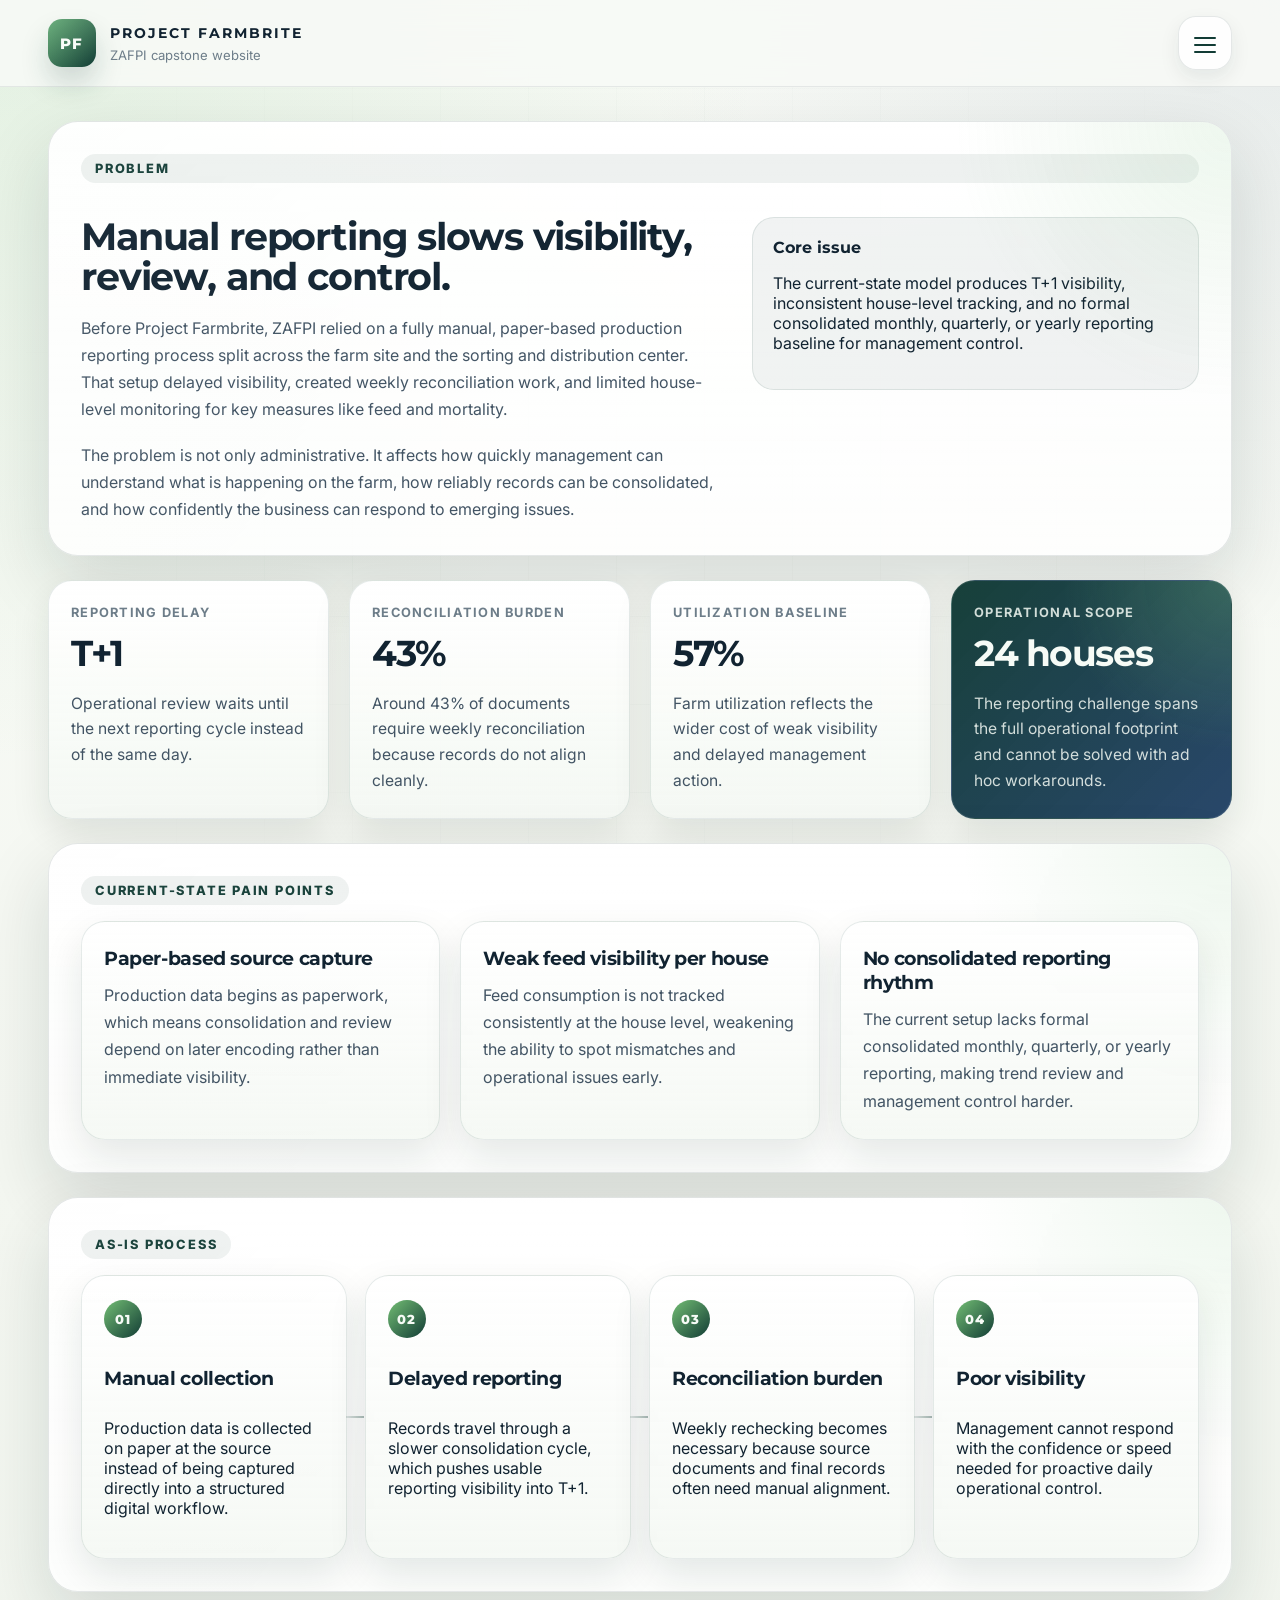
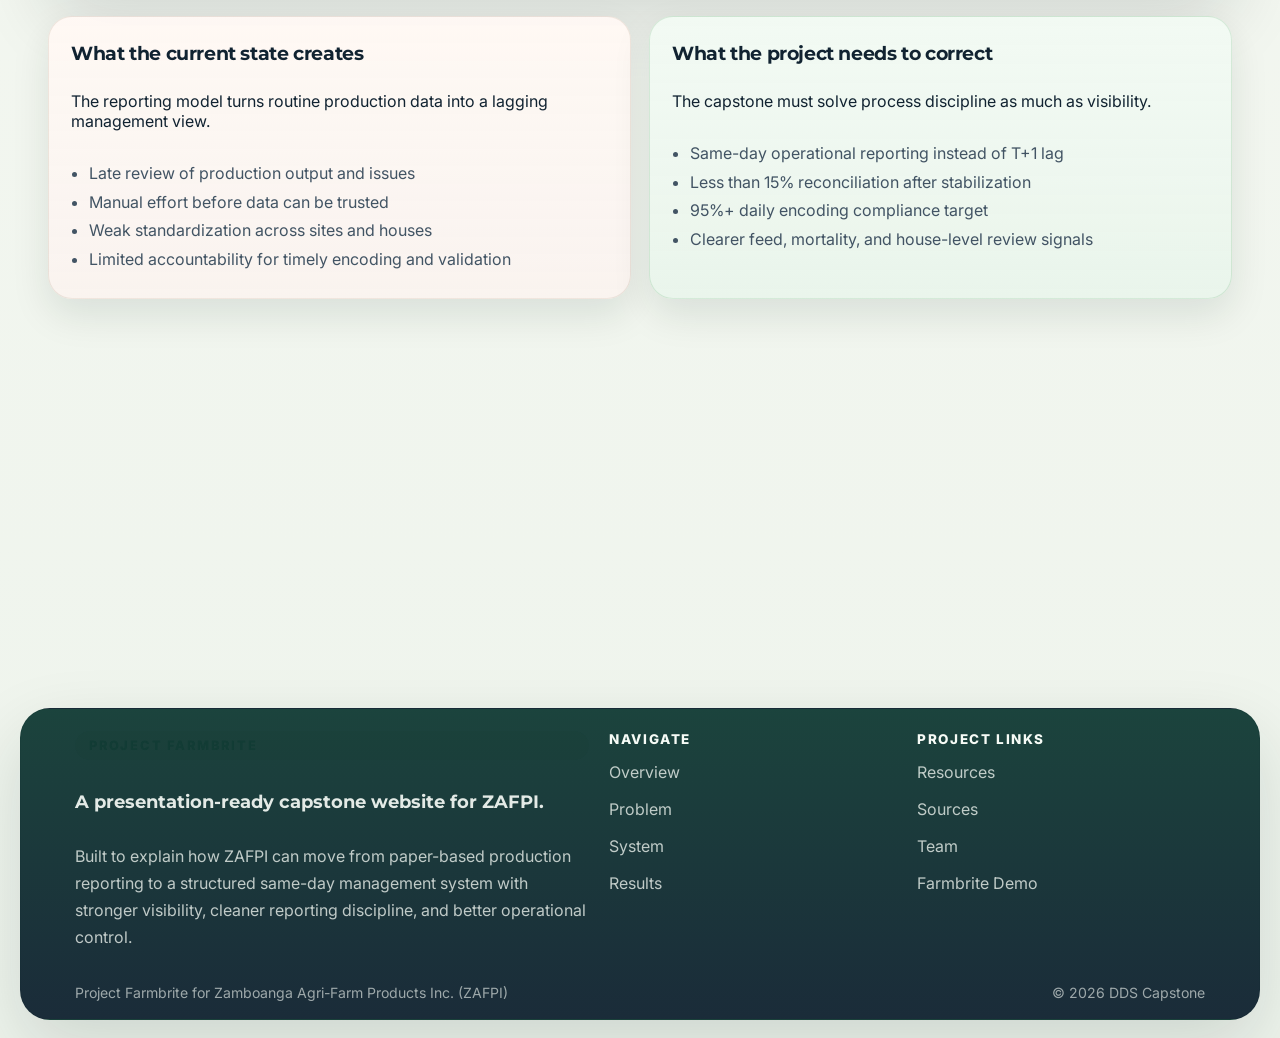
<file: problem.html>
<!DOCTYPE html>
<html lang="en">
<head>
  <meta charset="UTF-8" />
  <meta name="viewport" content="width=device-width, initial-scale=1.0" />
  <title>Project Farmbrite | Problem</title>
  <link rel="preconnect" href="https://fonts.googleapis.com" />
  <link rel="preconnect" href="https://fonts.gstatic.com" crossorigin />
  <link href="https://fonts.googleapis.com/css2?family=Inter:wght@400;500;600;700;800&family=Montserrat:wght@600;700;800;900&display=swap" rel="stylesheet" />
<!-- INLINE_SITE_CSS_START -->
<style>
:root {
  --bg: #f4f7f1;
  --bg-soft: #edf2eb;
  --surface: rgba(255, 255, 255, 0.82);
  --surface-strong: rgba(255, 255, 255, 0.94);
  --surface-tint: rgba(11, 39, 31, 0.05);
  --line: rgba(14, 44, 36, 0.11);
  --line-strong: rgba(14, 44, 36, 0.18);
  --text: #112331;
  --muted: #425464;
  --subtle: #6d7d89;
  --green-900: #123c35;
  --green-700: #24584a;
  --green-500: #4d9f62;
  --green-400: #73be74;
  --green-300: #a8d49f;
  --navy: #17385f;
  --gold: #dcc37e;
  --shadow-lg: 0 28px 72px rgba(14, 35, 33, 0.14);
  --shadow-md: 0 16px 38px rgba(14, 35, 33, 0.1);
  --shadow-sm: 0 8px 20px rgba(14, 35, 33, 0.08);
  --radius-xl: 30px;
  --radius-lg: 24px;
  --radius-md: 18px;
  --radius-sm: 12px;
  --max-width: 1240px;
  --nav-height: 86px;
  --transition: 260ms cubic-bezier(0.22, 0.61, 0.36, 1);
}

*,
*::before,
*::after {
  box-sizing: border-box;
}

html {
  scroll-behavior: smooth;
}

html,
body {
  margin: 0;
  padding: 0;
}

body {
  min-height: 100vh;
  font-family: "Inter", sans-serif;
  color: var(--text);
  background:
    radial-gradient(circle at top left, rgba(115, 190, 116, 0.16), transparent 26%),
    radial-gradient(circle at top right, rgba(23, 56, 95, 0.08), transparent 22%),
    linear-gradient(180deg, #f9fbf7 0%, var(--bg) 44%, #eef4ec 100%);
  overflow-x: hidden;
}

body::before {
  content: "";
  position: fixed;
  inset: 0;
  z-index: -2;
  opacity: 0.55;
  background-image:
    linear-gradient(rgba(18, 60, 53, 0.03) 1px, transparent 1px),
    linear-gradient(90deg, rgba(18, 60, 53, 0.03) 1px, transparent 1px);
  background-size: 88px 88px;
  mask-image: radial-gradient(circle at center, black 42%, transparent 88%);
}

img {
  display: block;
  max-width: 100%;
}

a {
  color: inherit;
  text-decoration: none;
}

button,
input,
textarea,
select {
  font: inherit;
}

.site-shell {
  min-height: 100vh;
  display: flex;
  flex-direction: column;
}

.topbar {
  position: sticky;
  top: 0;
  z-index: 110;
  border-bottom: 1px solid rgba(17, 35, 49, 0.08);
  background: rgba(248, 250, 246, 0.88);
  backdrop-filter: blur(18px);
  -webkit-backdrop-filter: blur(18px);
}

.topbar-inner,
.page-container,
.footer-inner {
  width: min(100%, var(--max-width));
  margin: 0 auto;
  padding-left: 28px;
  padding-right: 28px;
}

.topbar-inner {
  min-height: var(--nav-height);
  display: flex;
  align-items: center;
  justify-content: space-between;
  gap: 20px;
}

.brand {
  display: inline-flex;
  align-items: center;
  gap: 14px;
  min-width: 0;
}

.brand-mark {
  width: 48px;
  height: 48px;
  border-radius: 14px;
  display: grid;
  place-items: center;
  color: #f9fcf8;
  background:
    linear-gradient(145deg, rgba(255, 255, 255, 0.18), transparent),
    linear-gradient(135deg, var(--green-500), var(--green-900));
  box-shadow: 0 16px 28px rgba(18, 60, 53, 0.18);
  font-family: "Montserrat", sans-serif;
  font-size: 0.94rem;
  font-weight: 800;
  letter-spacing: 0.12em;
}

.brand-copy {
  min-width: 0;
}

.brand-copy strong,
.brand-copy span {
  display: block;
}

.brand-copy strong {
  font-family: "Montserrat", sans-serif;
  font-size: 0.88rem;
  letter-spacing: 0.14em;
  text-transform: uppercase;
}

.brand-copy span {
  margin-top: 5px;
  color: var(--subtle);
  font-size: 0.82rem;
}

.nav-shell {
  position: relative;
  margin-left: auto;
  display: flex;
  align-items: center;
  gap: 16px;
}

.nav-toggle {
  display: none;
  align-items: center;
  justify-content: center;
  width: 46px;
  height: 46px;
  border: 1px solid var(--line);
  border-radius: 14px;
  background: rgba(255, 255, 255, 0.76);
  color: var(--text);
  cursor: pointer;
  transition: transform var(--transition), border-color var(--transition), background var(--transition);
}

.nav-toggle:hover,
.nav-toggle:focus-visible {
  background: rgba(255, 255, 255, 0.98);
  border-color: var(--line-strong);
}

.nav-menu {
  display: flex;
  align-items: center;
  gap: 8px;
}

.nav-link,
.button,
.text-button,
.mini-button {
  transition:
    transform var(--transition),
    box-shadow var(--transition),
    border-color var(--transition),
    background var(--transition),
    color var(--transition);
}

.nav-link {
  display: inline-flex;
  align-items: center;
  justify-content: center;
  min-height: 44px;
  padding: 10px 16px;
  border-radius: 999px;
  color: var(--muted);
  border: 1px solid transparent;
  font-size: 0.94rem;
  font-weight: 600;
}

.nav-link:hover,
.nav-link:focus-visible,
.nav-link.is-active {
  color: var(--text);
  background: rgba(255, 255, 255, 0.72);
  border-color: rgba(18, 60, 53, 0.11);
  box-shadow: var(--shadow-sm);
}

.button,
.text-button,
.mini-button {
  display: inline-flex;
  align-items: center;
  justify-content: center;
  gap: 10px;
  min-height: 48px;
  padding: 12px 18px;
  border-radius: 999px;
  border: 1px solid var(--line);
  background: rgba(255, 255, 255, 0.72);
  color: var(--text);
  cursor: pointer;
  font-weight: 700;
}

.button:hover,
.button:focus-visible,
.text-button:hover,
.text-button:focus-visible,
.mini-button:hover,
.mini-button:focus-visible {
  transform: translateY(-1px);
  border-color: var(--line-strong);
  background: rgba(255, 255, 255, 0.98);
  box-shadow: var(--shadow-sm);
}

.button-primary {
  border: none;
  color: #fdfefc;
  background:
    linear-gradient(140deg, rgba(255, 255, 255, 0.18), transparent 32%),
    linear-gradient(135deg, var(--green-500), var(--green-900));
  box-shadow: 0 18px 36px rgba(18, 60, 53, 0.22);
}

.button-secondary {
  background: rgba(255, 255, 255, 0.86);
}

.text-button {
  min-height: auto;
  padding: 0;
  border: 0;
  background: transparent;
  color: var(--green-900);
  font-weight: 700;
  justify-content: flex-start;
  box-shadow: none;
}

.text-button:hover,
.text-button:focus-visible {
  transform: none;
  color: var(--navy);
  box-shadow: none;
}

.page-main {
  flex: 1;
  padding: 34px 0 68px;
}

.page-stack {
  display: grid;
  gap: 24px;
}

.section-shell,
.hero-shell,
.surface-card,
.simulation-shell {
  position: relative;
  overflow: hidden;
  border: 1px solid var(--line);
  border-radius: var(--radius-xl);
  background: linear-gradient(180deg, rgba(255, 255, 255, 0.96), rgba(255, 255, 255, 0.82));
  box-shadow: var(--shadow-lg);
}

.hero-shell,
.section-shell {
  padding: 32px;
}

.section-shell::before,
.hero-shell::before,
.simulation-shell::before {
  content: "";
  position: absolute;
  inset: 0;
  pointer-events: none;
  background:
    radial-gradient(circle at top right, rgba(115, 190, 116, 0.12), transparent 22%),
    linear-gradient(135deg, rgba(255, 255, 255, 0.05), transparent 48%);
}

.eyebrow,
.kicker {
  display: inline-flex;
  align-items: center;
  gap: 10px;
  margin-bottom: 16px;
  padding: 7px 14px;
  border-radius: 999px;
  background: rgba(18, 60, 53, 0.07);
  color: var(--green-900);
  font-size: 0.8rem;
  font-weight: 800;
  letter-spacing: 0.14em;
  text-transform: uppercase;
}

.display-title,
.page-title,
.section-title,
.hero-title,
.summary-title {
  margin: 0;
  font-family: "Montserrat", sans-serif;
  line-height: 1.04;
  letter-spacing: -0.03em;
}

.hero-title {
  max-width: 12ch;
  font-size: clamp(2.55rem, 5vw, 5.1rem);
}

.page-title {
  font-size: clamp(2.1rem, 3vw, 3.2rem);
}

.section-title,
.summary-title {
  font-size: clamp(1.45rem, 2vw, 2rem);
}

.lead,
.hero-copy p,
.section-copy,
.summary-copy,
.card p,
.surface-card p,
.detail-list p,
.resource-copy p {
  margin: 0;
  color: var(--muted);
  font-size: 1rem;
  line-height: 1.7;
}

.hero-copy,
.section-copy-stack {
  display: grid;
  gap: 18px;
}

.hero-copy {
  align-content: start;
}

.hero-copy > .button,
.hero-copy > .text-button {
  justify-self: start;
}

.hero-grid,
.split-grid,
.two-column-grid {
  display: grid;
  grid-template-columns: minmax(0, 1.02fr) minmax(340px, 0.98fr);
  gap: 24px;
  align-items: stretch;
}

.three-column-grid,
.stats-grid,
.card-grid,
.resource-grid,
.team-grid,
.mini-stat-grid,
.success-grid {
  display: grid;
  grid-template-columns: repeat(auto-fit, minmax(250px, 1fr));
  gap: 20px;
}

.four-column-grid,
.quick-stat-grid {
  display: grid;
  grid-template-columns: repeat(auto-fit, minmax(220px, 1fr));
  gap: 20px;
}

.surface-card,
.stat-card,
.metric-card,
.detail-card,
.resource-card,
.team-card,
.process-card,
.path-card,
.phase-card,
.logo-card,
.comparison-card,
.summary-band,
.evidence-card {
  padding: 24px 22px;
  border-radius: var(--radius-lg);
  border: 1px solid rgba(18, 60, 53, 0.1);
  background: linear-gradient(180deg, rgba(255, 255, 255, 0.96), rgba(244, 248, 243, 0.86));
  box-shadow: var(--shadow-md);
}

.surface-card,
.stat-card,
.metric-card,
.detail-card,
.resource-card,
.team-card,
.process-card,
.path-card,
.phase-card,
.logo-card,
.comparison-card,
.summary-band,
.evidence-card {
  display: grid;
  align-content: start;
  gap: 12px;
}

.surface-card:hover,
.stat-card:hover,
.metric-card:hover,
.detail-card:hover,
.resource-card:hover,
.team-card:hover,
.process-card:hover,
.path-card:hover,
.phase-card:hover,
.comparison-card:hover,
.summary-band:hover,
.evidence-card:hover {
  transform: translateY(-4px);
  box-shadow: 0 22px 52px rgba(14, 35, 33, 0.14);
}

.card-label,
.stat-label,
.mini-label,
.resource-label {
  display: block;
  color: var(--subtle);
  font-size: 0.8rem;
  font-weight: 700;
  letter-spacing: 0.1em;
  text-transform: uppercase;
}

.stat-value,
.metric-value,
.big-number {
  display: block;
  margin-top: 4px;
  font-family: "Montserrat", sans-serif;
  font-size: clamp(2rem, 2.8vw, 3.1rem);
  line-height: 0.96;
  letter-spacing: -0.04em;
  overflow-wrap: anywhere;
}

.stat-support,
.detail-note,
.metric-note {
  margin-top: 8px;
  color: var(--muted);
  font-size: 0.98rem;
  line-height: 1.65;
}

.stat-card.is-accent,
.summary-band.is-accent {
  background:
    radial-gradient(circle at top right, rgba(115, 190, 116, 0.28), transparent 46%),
    linear-gradient(135deg, rgba(18, 60, 53, 0.98), rgba(23, 56, 95, 0.92));
  border-color: rgba(255, 255, 255, 0.1);
  color: #f6fbf6;
}

.stat-card.is-accent .card-label,
.stat-card.is-accent .stat-support,
.summary-band.is-accent .card-label,
.summary-band.is-accent .stat-support {
  color: rgba(245, 251, 246, 0.84);
}

.hero-actions,
.button-row,
.mini-button-row {
  display: flex;
  flex-wrap: wrap;
  gap: 12px;
}

.hero-facts {
  display: flex;
  flex-wrap: wrap;
  gap: 10px;
}

.fact-pill,
.tag-pill {
  display: inline-flex;
  align-items: center;
  gap: 8px;
  min-height: 42px;
  padding: 9px 14px;
  border-radius: 999px;
  background: rgba(255, 255, 255, 0.82);
  border: 1px solid rgba(18, 60, 53, 0.12);
  box-shadow: var(--shadow-sm);
  color: var(--muted);
  font-size: 0.92rem;
  font-weight: 700;
}

.fact-pill strong,
.tag-pill strong {
  color: var(--green-900);
}

.brand-strip {
  display: grid;
  grid-template-columns: minmax(0, 1fr) minmax(0, 1fr);
  gap: 18px;
}

.logo-card img {
  width: 100%;
  height: 160px;
  object-fit: contain;
  padding: 18px;
  border-radius: 20px;
  background: rgba(255, 255, 255, 0.92);
  border: 1px solid rgba(18, 60, 53, 0.06);
}

.detail-list,
.detail-table,
.resource-list,
.source-list {
  width: 100%;
  border-collapse: collapse;
}

.detail-table th,
.detail-table td {
  padding: 16px 0;
  border-bottom: 1px solid rgba(18, 60, 53, 0.1);
  text-align: left;
  vertical-align: top;
}

.detail-table th {
  width: 34%;
  padding-right: 18px;
  color: var(--subtle);
  font-size: 0.86rem;
  text-transform: uppercase;
  letter-spacing: 0.1em;
}

.detail-table td {
  color: var(--muted);
  line-height: 1.7;
}

.comparison-grid {
  display: grid;
  grid-template-columns: repeat(2, minmax(0, 1fr));
  gap: 18px;
}

.comparison-card header,
.resource-card header,
.team-card header,
.phase-card header,
.process-card header {
  display: grid;
  gap: 10px;
}

.comparison-card h3,
.resource-card h3,
.team-card h3,
.phase-card h3,
.process-card h3,
.detail-card h3,
.surface-card h3,
.path-card h3 {
  margin: 0;
  font-family: "Montserrat", sans-serif;
  font-size: 1.2rem;
  letter-spacing: -0.02em;
}

.comparison-card ul,
.summary-band ul,
.phase-card ul,
.resource-card ul,
.source-card ul,
.team-card ul {
  margin: 0;
  padding-left: 18px;
  color: var(--muted);
  line-height: 1.8;
}

.comparison-card.before {
  background: linear-gradient(180deg, rgba(255, 248, 244, 0.94), rgba(250, 243, 239, 0.88));
  border-color: rgba(130, 94, 60, 0.12);
}

.comparison-card.after {
  background: linear-gradient(180deg, rgba(242, 250, 243, 0.98), rgba(233, 244, 235, 0.92));
  border-color: rgba(77, 159, 98, 0.18);
}

.progress-list {
  display: grid;
  gap: 16px;
}

.progress-item {
  display: grid;
  gap: 10px;
}

.progress-head {
  display: flex;
  justify-content: space-between;
  gap: 16px;
  color: var(--muted);
  font-weight: 700;
}

.progress-bar {
  position: relative;
  height: 12px;
  border-radius: 999px;
  overflow: hidden;
  background: rgba(18, 60, 53, 0.08);
}

.progress-bar span {
  position: absolute;
  inset: 0 auto 0 0;
  width: var(--fill, 50%);
  border-radius: inherit;
  background: linear-gradient(90deg, var(--green-500), var(--green-900));
}

.process-flow {
  display: grid;
  grid-template-columns: repeat(4, minmax(0, 1fr));
  gap: 18px;
}

.process-card {
  min-height: 100%;
}

.process-card::after {
  content: "";
  position: absolute;
  top: 50%;
  right: -18px;
  width: 18px;
  height: 2px;
  background: linear-gradient(90deg, rgba(18, 60, 53, 0.12), rgba(18, 60, 53, 0.36));
  transform: translateY(-50%);
}

.process-card:last-child::after {
  display: none;
}

.process-index,
.phase-index {
  display: inline-flex;
  align-items: center;
  justify-content: center;
  width: 38px;
  height: 38px;
  margin-bottom: 16px;
  border-radius: 50%;
  background: linear-gradient(135deg, var(--green-400), var(--green-900));
  color: #f6fbf6;
  font-family: "Montserrat", sans-serif;
  font-size: 0.82rem;
  font-weight: 800;
  letter-spacing: 0.08em;
}

.timeline-shell {
  padding: 34px;
}

.timeline-track {
  position: relative;
  display: grid;
  grid-template-columns: repeat(3, minmax(0, 1fr));
  gap: 22px;
  align-items: stretch;
}

.timeline-track::before {
  display: none;
}

.phase-card {
  min-height: 0;
  padding: 26px 22px 24px;
}

.phase-card h3 {
  font-size: clamp(1.22rem, 1.6vw, 1.6rem);
  line-height: 1.12;
  max-width: 12ch;
}

.phase-card p {
  margin: 0;
  color: var(--muted);
  font-size: 1rem;
  line-height: 1.7;
  max-width: 25ch;
}

.phase-card .phase-index {
  margin-bottom: 18px;
}

.resource-card,
.source-card,
.evidence-card {
  display: grid;
  gap: 12px;
}

.resource-meta,
.source-meta {
  display: inline-flex;
  align-items: center;
  gap: 8px;
  font-size: 0.82rem;
  color: var(--subtle);
  letter-spacing: 0.08em;
  text-transform: uppercase;
}

.placeholder-panel,
.image-placeholder,
.document-placeholder {
  min-height: 180px;
  border-radius: 20px;
  border: 1px dashed rgba(18, 60, 53, 0.18);
  background: linear-gradient(135deg, rgba(18, 60, 53, 0.04), rgba(23, 56, 95, 0.04));
  display: grid;
  place-items: center;
  padding: 20px;
  text-align: center;
  color: var(--subtle);
  line-height: 1.6;
}

.team-card {
  display: grid;
  gap: 16px;
  height: 100%;
}

.avatar-badge {
  width: 64px;
  height: 64px;
  border-radius: 18px;
  display: grid;
  place-items: center;
  color: #f6fbf6;
  background: linear-gradient(135deg, var(--green-500), var(--navy));
  font-family: "Montserrat", sans-serif;
  font-size: 1rem;
  font-weight: 800;
  letter-spacing: 0.08em;
  box-shadow: var(--shadow-sm);
}

.member-role {
  display: inline-flex;
  width: fit-content;
  padding: 7px 12px;
  border-radius: 999px;
  background: rgba(18, 60, 53, 0.08);
  color: var(--green-900);
  font-size: 0.8rem;
  font-weight: 800;
  letter-spacing: 0.1em;
  text-transform: uppercase;
}

.site-footer {
  padding: 0 0 30px;
}

.footer-inner {
  border: 1px solid var(--line);
  border-radius: var(--radius-xl);
  background: linear-gradient(180deg, rgba(18, 60, 53, 0.96), rgba(17, 35, 49, 0.96));
  box-shadow: var(--shadow-lg);
  color: rgba(245, 250, 245, 0.92);
}

.footer-grid {
  display: grid;
  grid-template-columns: minmax(0, 1.3fr) repeat(2, minmax(200px, 1fr));
  gap: 24px;
  padding: 28px;
}

.footer-brand {
  display: grid;
  gap: 14px;
}

.footer-title {
  margin: 0;
  font-family: "Montserrat", sans-serif;
  font-size: 1.35rem;
}

.footer-copy,
.footer-list a,
.footer-note {
  color: rgba(245, 250, 245, 0.76);
  line-height: 1.7;
}

.footer-heading {
  margin: 0 0 12px;
  color: #f6fbf6;
  font-size: 0.84rem;
  font-weight: 800;
  letter-spacing: 0.12em;
  text-transform: uppercase;
}

.footer-list {
  display: grid;
  gap: 10px;
}

.footer-list a:hover,
.footer-list a:focus-visible {
  color: #ffffff;
}

.footer-bottom {
  display: flex;
  justify-content: space-between;
  gap: 16px;
  padding: 0 28px 24px;
  color: rgba(245, 250, 245, 0.6);
  font-size: 0.88rem;
}

.reveal {
  opacity: 0;
  transform: translateY(22px);
  transition: opacity 620ms ease, transform 620ms ease;
}

.reveal.in-view {
  opacity: 1;
  transform: translateY(0);
}

.reveal-delay-1 {
  transition-delay: 90ms;
}

.reveal-delay-2 {
  transition-delay: 180ms;
}

.reveal-delay-3 {
  transition-delay: 270ms;
}

.page-home .page-main {
  padding-top: 22px;
}

.home-grid {
  display: grid;
  gap: 22px;
}

.home-hero {
  display: grid;
  grid-template-columns: minmax(0, 0.88fr) minmax(420px, 1.12fr);
  gap: 24px;
  align-items: stretch;
}

.home-copy-wrap {
  display: grid;
  gap: 20px;
}

.hero-lead {
  font-size: 1.08rem;
}

.positioning-line {
  padding: 18px 20px;
  border-radius: 22px;
  background: rgba(18, 60, 53, 0.07);
  border: 1px solid rgba(18, 60, 53, 0.1);
  color: var(--green-900);
  font-weight: 700;
  line-height: 1.7;
}

.simulation-shell {
  min-height: 620px;
  padding: 0;
}

.demo-stage {
  position: relative;
  min-height: 620px;
  isolation: isolate;
  overflow: hidden;
  background:
    radial-gradient(circle at 16% 20%, rgba(255, 215, 150, 0.42), transparent 16%),
    linear-gradient(180deg, #dbe7d2 0%, #f1eadb 36%, #efe5cf 64%, #dde7d6 100%);
}

.demo-stage::before {
  content: "";
  position: absolute;
  inset: 0;
  background:
    linear-gradient(180deg, rgba(7, 18, 13, 0.06), transparent 36%, rgba(7, 18, 13, 0.16) 100%),
    radial-gradient(circle at center, transparent 34%, rgba(7, 18, 13, 0.3) 112%);
  z-index: 2;
  pointer-events: none;
}

.canvas-container,
.fallback-scene {
  position: absolute;
  inset: 0;
}

.fallback-scene {
  display: grid;
  place-items: center;
  z-index: 0;
  padding: 28px;
}

.fallback-scene[hidden] {
  display: none;
}

.fallback-frame {
  width: min(100%, 480px);
  padding: 24px;
  border-radius: 26px;
  border: 1px solid rgba(18, 60, 53, 0.12);
  background: rgba(255, 255, 255, 0.74);
  backdrop-filter: blur(14px);
  box-shadow: var(--shadow-lg);
  display: grid;
  gap: 16px;
}

.fallback-topline {
  display: flex;
  justify-content: space-between;
  gap: 12px;
  color: var(--subtle);
  font-size: 0.85rem;
  font-weight: 700;
  letter-spacing: 0.08em;
  text-transform: uppercase;
}

.fallback-grid {
  display: grid;
  grid-template-columns: repeat(2, minmax(0, 1fr));
  gap: 12px;
}

.fallback-grid article,
.mini-panel {
  padding: 16px;
  border-radius: 18px;
  background: rgba(18, 60, 53, 0.06);
  border: 1px solid rgba(18, 60, 53, 0.08);
}

.fallback-grid strong,
.mini-panel strong {
  display: block;
  margin-bottom: 4px;
  font-family: "Montserrat", sans-serif;
}

.sim-overlay {
  position: relative;
  z-index: 3;
  height: 100%;
  padding: 24px;
  display: grid;
  grid-template-rows: auto 1fr auto;
  gap: 20px;
}

.sim-topbar,
.sim-controls,
.story-panel,
.sim-toast {
  transition: opacity var(--transition), transform var(--transition);
}

.demo-stage.is-focus .sim-topbar,
.demo-stage.is-focus .sim-controls,
.demo-stage.is-focus .sim-toast {
  opacity: 0.22;
}

.demo-stage.is-focus .story-panel {
  transform: translateY(-8px);
}

.sim-topbar {
  display: flex;
  justify-content: space-between;
  gap: 18px;
  align-items: flex-start;
}

.sim-brand-chip,
.sim-state-chip,
.signal-card,
.metric-chip {
  border: 1px solid rgba(255, 255, 255, 0.18);
  background: rgba(9, 22, 18, 0.56);
  box-shadow: var(--shadow-md);
  backdrop-filter: blur(18px);
}

.sim-brand-chip,
.sim-state-chip {
  padding: 14px 16px;
  border-radius: 18px;
  color: rgba(244, 250, 243, 0.92);
}

.sim-brand-chip strong,
.sim-state-chip strong {
  display: block;
  font-size: 0.84rem;
  letter-spacing: 0.12em;
  text-transform: uppercase;
}

.sim-brand-chip span,
.sim-state-chip span {
  display: block;
  margin-top: 6px;
  color: rgba(244, 250, 243, 0.72);
  font-size: 0.92rem;
}

.sim-layout {
  display: grid;
  grid-template-columns: minmax(0, 1fr) minmax(280px, 340px);
  gap: 20px;
  align-items: end;
}

.story-panel {
  align-self: center;
  max-width: 620px;
  display: grid;
  gap: 18px;
}

.story-lines {
  min-height: 174px;
}

.story-line {
  display: none;
  margin: 0;
  color: #f7fbf6;
  font-family: "Montserrat", sans-serif;
  font-size: clamp(2.25rem, 4vw, 4.1rem);
  line-height: 0.98;
  letter-spacing: -0.05em;
  text-wrap: balance;
}

.story-line.is-active {
  display: block;
  animation: storyFade 540ms ease;
}

@keyframes storyFade {
  from {
    opacity: 0;
    transform: translateY(10px);
  }

  to {
    opacity: 1;
    transform: translateY(0);
  }
}

.story-support {
  max-width: 48ch;
  color: rgba(244, 250, 243, 0.78);
  line-height: 1.75;
}

.sim-signals {
  display: grid;
  gap: 12px;
}

.signal-card {
  padding: 18px;
  border-radius: 22px;
  color: #f5fbf4;
}

.signal-head {
  display: flex;
  justify-content: space-between;
  gap: 16px;
  align-items: center;
  color: rgba(245, 251, 244, 0.72);
  font-size: 0.82rem;
  font-weight: 700;
  letter-spacing: 0.08em;
  text-transform: uppercase;
}

.live-dot {
  width: 8px;
  height: 8px;
  border-radius: 50%;
  background: #8cf3aa;
  box-shadow: 0 0 0 10px rgba(140, 243, 170, 0.12);
}

.signal-value {
  margin: 12px 0 8px;
  font-family: "Montserrat", sans-serif;
  font-size: 2rem;
  line-height: 1;
  letter-spacing: -0.04em;
}

.signal-copy {
  color: rgba(245, 251, 244, 0.78);
  line-height: 1.6;
}

.signal-meta {
  display: flex;
  flex-wrap: wrap;
  gap: 12px;
  margin-top: 12px;
  color: rgba(245, 251, 244, 0.7);
  font-size: 0.9rem;
}

.sim-bottom {
  display: grid;
  grid-template-columns: minmax(0, 1fr) minmax(280px, 380px);
  gap: 20px;
  align-items: end;
}

.sim-controls {
  display: flex;
  flex-wrap: wrap;
  gap: 12px;
  align-items: center;
}

.instruction-chip {
  padding: 12px 16px;
  border-radius: 999px;
  border: 1px solid rgba(255, 255, 255, 0.18);
  background: rgba(9, 22, 18, 0.54);
  color: rgba(245, 251, 244, 0.86);
  font-size: 0.84rem;
  font-weight: 700;
  letter-spacing: 0.08em;
  text-transform: uppercase;
}

.dashboard-panel {
  padding: 18px;
  border-radius: 28px;
  border: 1px solid rgba(255, 255, 255, 0.16);
  background: linear-gradient(180deg, rgba(11, 21, 27, 0.82), rgba(14, 35, 33, 0.78));
  box-shadow: 0 24px 54px rgba(7, 18, 13, 0.3);
  color: #eff7ef;
  backdrop-filter: blur(18px);
}

.dashboard-header {
  display: flex;
  justify-content: space-between;
  gap: 12px;
  align-items: start;
}

.dashboard-title {
  margin: 0;
  font-family: "Montserrat", sans-serif;
  font-size: 1.1rem;
}

.dashboard-subtitle,
.dashboard-time {
  color: rgba(239, 247, 239, 0.68);
  font-size: 0.86rem;
}

.dashboard-grid {
  display: grid;
  grid-template-columns: 112px minmax(0, 1fr);
  gap: 16px;
  margin-top: 18px;
}

.ring-card {
  display: grid;
  gap: 10px;
  align-content: start;
}

.ring-visual {
  --ring-fill: 95;
  width: 100px;
  height: 100px;
  border-radius: 50%;
  display: grid;
  place-items: center;
  background:
    radial-gradient(circle at center, rgba(14, 35, 33, 0.96) 58%, transparent 60%),
    conic-gradient(#8ae18f calc(var(--ring-fill) * 1%), rgba(255, 255, 255, 0.08) 0);
}

.ring-visual strong {
  font-family: "Montserrat", sans-serif;
  font-size: 1.2rem;
}

.dashboard-mini-grid {
  display: grid;
  grid-template-columns: repeat(2, minmax(0, 1fr));
  gap: 10px;
}

.dashboard-mini-card {
  padding: 14px;
  border-radius: 18px;
  background: rgba(255, 255, 255, 0.06);
  border: 1px solid rgba(255, 255, 255, 0.08);
}

.dashboard-mini-card label {
  display: block;
  color: rgba(239, 247, 239, 0.62);
  font-size: 0.74rem;
  font-weight: 700;
  letter-spacing: 0.08em;
  text-transform: uppercase;
}

.dashboard-mini-card strong {
  display: block;
  margin-top: 8px;
  font-family: "Montserrat", sans-serif;
  font-size: 1.14rem;
}

.dashboard-progress {
  display: grid;
  gap: 12px;
  margin-top: 16px;
}

.dashboard-progress-item {
  display: grid;
  gap: 8px;
}

.dashboard-progress-head {
  display: flex;
  justify-content: space-between;
  gap: 12px;
  font-size: 0.84rem;
  color: rgba(239, 247, 239, 0.7);
}

.dashboard-progress-bar {
  height: 10px;
  border-radius: 999px;
  overflow: hidden;
  background: rgba(255, 255, 255, 0.08);
}

.dashboard-progress-bar span {
  display: block;
  height: 100%;
  width: var(--fill, 50%);
  border-radius: inherit;
  background: linear-gradient(90deg, #8ae18f, #4d9f62);
}

.sim-toast {
  position: absolute;
  left: 24px;
  bottom: 24px;
  max-width: 280px;
  padding: 14px 16px;
  border-radius: 18px;
  border: 1px solid rgba(255, 255, 255, 0.16);
  background: rgba(11, 21, 27, 0.74);
  color: rgba(245, 251, 244, 0.86);
  box-shadow: var(--shadow-md);
  backdrop-filter: blur(16px);
  opacity: 0;
  transform: translateY(8px);
  transition: opacity 240ms ease, transform 240ms ease;
  z-index: 4;
}

.sim-toast.is-visible {
  opacity: 1;
  transform: translateY(0);
}

.sim-toast strong {
  display: block;
  margin-bottom: 4px;
}

.home-summary-grid,
.home-path-grid {
  display: grid;
  grid-template-columns: repeat(2, minmax(0, 1fr));
  gap: 22px;
}

.summary-band {
  display: grid;
  gap: 20px;
}

.summary-band .quick-stat-grid {
  margin-top: 6px;
  align-items: stretch;
}

.summary-band .surface-card,
.summary-band .stat-card {
  box-shadow: none;
}

.quote-strip {
  padding: 22px 24px;
  border-radius: var(--radius-lg);
  background: rgba(18, 60, 53, 0.06);
  border: 1px solid rgba(18, 60, 53, 0.1);
  color: var(--green-900);
  font-size: 1.04rem;
  font-weight: 700;
  line-height: 1.8;
}

.page-hero-band {
  display: grid;
  gap: 18px;
}

.page-intro-grid {
  display: grid;
  grid-template-columns: minmax(0, 1.18fr) minmax(360px, 0.82fr);
  gap: 28px;
  align-items: start;
}

.mini-stat-grid {
  align-self: start;
}

.mini-stat-grid .surface-card {
  min-height: 100%;
}

.quick-stat-grid .stat-card {
  min-height: 260px;
}

.quick-stat-grid .stat-value {
  font-size: clamp(2.1rem, 3.2vw, 3.4rem);
}

.callout-card {
  padding: 20px;
  border-radius: 22px;
  background: rgba(18, 60, 53, 0.06);
  border: 1px solid rgba(18, 60, 53, 0.1);
}

.callout-card strong {
  display: block;
  margin-bottom: 8px;
  font-family: "Montserrat", sans-serif;
}

.source-card {
  padding: 22px;
  border-radius: var(--radius-lg);
  border: 1px solid rgba(18, 60, 53, 0.1);
  background: rgba(255, 255, 255, 0.9);
  box-shadow: var(--shadow-md);
}

.source-card h3 {
  margin: 0 0 10px;
  font-family: "Montserrat", sans-serif;
  font-size: 1.15rem;
}

.source-card p {
  margin: 0;
  color: var(--muted);
  line-height: 1.7;
}

@media (max-width: 1180px) {
  .home-hero,
  .hero-grid,
  .split-grid,
  .two-column-grid,
  .page-intro-grid {
    grid-template-columns: 1fr;
  }

  .timeline-track {
    grid-template-columns: repeat(2, minmax(0, 1fr));
  }

  .three-column-grid,
  .stats-grid,
  .card-grid,
  .resource-grid,
  .team-grid,
  .mini-stat-grid,
  .success-grid {
    grid-template-columns: repeat(2, minmax(0, 1fr));
  }

  .four-column-grid,
  .quick-stat-grid,
  .process-flow {
    grid-template-columns: repeat(2, minmax(0, 1fr));
  }

  .process-card::after {
    display: none;
  }

  .sim-layout,
  .sim-bottom,
  .home-summary-grid,
  .home-path-grid,
  .brand-strip {
    grid-template-columns: 1fr;
  }
}

@media (max-width: 900px) {
  .topbar-inner,
  .page-container,
  .footer-inner {
    padding-left: 18px;
    padding-right: 18px;
  }

  .topbar-inner {
    min-height: 78px;
    flex-wrap: wrap;
  }

  .nav-toggle {
    display: inline-flex;
  }

  .nav-shell {
    margin-left: 0;
    width: 100%;
    justify-content: space-between;
  }

  .nav-menu {
    position: absolute;
    top: calc(100% + 10px);
    left: 18px;
    right: 18px;
    z-index: 120;
    display: grid;
    gap: 8px;
    padding: 14px;
    border-radius: 24px;
    border: 1px solid var(--line);
    background: rgba(248, 250, 246, 0.98);
    box-shadow: var(--shadow-lg);
    opacity: 0;
    visibility: hidden;
    transform: translateY(-8px);
    transition: opacity var(--transition), visibility var(--transition), transform var(--transition);
  }

  .nav-menu.is-open {
    opacity: 1;
    visibility: visible;
    transform: translateY(0);
  }

  .nav-link,
  .button.nav-cta {
    width: 100%;
    justify-content: center;
  }

  .button.nav-cta {
    margin-left: auto;
  }

  .hero-shell,
  .section-shell {
    padding: 24px;
  }

  .simulation-shell,
  .demo-stage {
    min-height: 760px;
  }

  .sim-overlay {
    padding: 18px;
  }

  .dashboard-grid {
    grid-template-columns: 1fr;
  }
}

@media (max-width: 700px) {
  .hero-title {
    font-size: clamp(2.2rem, 12vw, 3.25rem);
    max-width: 11ch;
  }

  .page-title {
    font-size: clamp(1.8rem, 8vw, 2.5rem);
  }

  .three-column-grid,
  .stats-grid,
  .card-grid,
  .resource-grid,
  .team-grid,
  .mini-stat-grid,
  .success-grid,
  .four-column-grid,
  .quick-stat-grid,
  .comparison-grid,
  .process-flow,
  .timeline-track,
  .fallback-grid {
    grid-template-columns: 1fr;
  }

  .detail-table th,
  .detail-table td {
    display: block;
    width: 100%;
  }

  .detail-table th {
    padding-bottom: 8px;
  }

  .footer-grid,
  .footer-bottom {
    grid-template-columns: 1fr;
    display: grid;
  }

  .footer-bottom {
    padding-top: 0;
  }

  .story-line {
    font-size: clamp(2rem, 10vw, 3rem);
  }
}

@media (prefers-reduced-motion: reduce) {
  html {
    scroll-behavior: auto;
  }

  *,
  *::before,
  *::after {
    animation-duration: 1ms !important;
    animation-iteration-count: 1 !important;
    transition-duration: 1ms !important;
    scroll-behavior: auto !important;
  }

  .reveal,
  .reveal.in-view {
    opacity: 1;
    transform: none;
  }
}

/* Premium nav + landing stage overrides */
.nav-shell {
  gap: 12px;
}

.nav-toggle {
  display: inline-flex;
  position: relative;
  width: 54px;
  height: 54px;
  padding: 0;
  font-size: 0;
  color: transparent;
  border-radius: 18px;
  background: rgba(255, 255, 255, 0.92);
  box-shadow: var(--shadow-sm);
}

.nav-toggle::before,
.nav-toggle::after {
  content: "";
  position: absolute;
  left: 15px;
  width: 22px;
  height: 2px;
  border-radius: 999px;
  background: var(--green-900);
  transition: transform 240ms ease, box-shadow 240ms ease, opacity 240ms ease;
}

.nav-toggle::before {
  top: 20px;
  box-shadow: 0 7px 0 0 var(--green-900);
}

.nav-toggle::after {
  top: 34px;
}

.nav-toggle.is-open::before {
  top: 25px;
  transform: rotate(45deg);
  box-shadow: none;
}

.nav-toggle.is-open::after {
  top: 25px;
  transform: rotate(-45deg);
}

.nav-menu {
  position: absolute;
  top: calc(100% + 14px);
  right: 0;
  z-index: 130;
  min-width: 290px;
  padding: 14px;
  border-radius: 26px;
  border: 1px solid rgba(18, 60, 53, 0.1);
  background: rgba(248, 250, 246, 0.96);
  box-shadow: 0 22px 54px rgba(14, 35, 33, 0.18);
  backdrop-filter: blur(18px);
  -webkit-backdrop-filter: blur(18px);
  display: grid;
  gap: 8px;
  opacity: 0;
  visibility: hidden;
  transform: translateY(-10px) scale(0.98);
  transform-origin: top right;
  transition: opacity 240ms ease, visibility 240ms ease, transform 240ms ease;
}

.nav-menu.is-open {
  opacity: 1;
  visibility: visible;
  transform: translateY(0) scale(1);
}

.nav-menu .nav-link {
  width: 100%;
  min-height: 48px;
  justify-content: flex-start;
  padding: 12px 16px;
  border-radius: 16px;
}

.nav-link--cta {
  width: 100%;
  justify-content: center;
  margin-top: 8px;
}

.nav-cta {
  display: none !important;
}

.site-footer {
  padding: 10px 0 18px;
}

.footer-grid {
  gap: 20px;
  padding: 22px 26px 16px;
  grid-template-columns: minmax(0, 1.25fr) repeat(2, minmax(170px, 0.7fr));
}

.footer-title {
  font-size: 1.15rem;
}

.footer-bottom {
  padding: 0 26px 18px;
}

.page-home .page-main {
  padding: 16px 0 34px;
}

.page-home .page-container {
  width: min(100%, 1380px);
}

.home-stage-shell {
  min-height: calc(100vh - var(--nav-height) - 22px);
}

.home-stage-shell::before {
  display: none;
}

.demo-stage--full {
  min-height: calc(100vh - var(--nav-height) - 22px);
  background:
    radial-gradient(circle at 12% 18%, rgba(255, 235, 182, 0.58), transparent 16%),
    linear-gradient(180deg, #dfe8da 0%, #efead9 42%, #d8e3d8 100%);
}

.demo-stage--full::before {
  background:
    linear-gradient(180deg, rgba(9, 18, 14, 0.04), rgba(9, 18, 14, 0.14) 100%),
    radial-gradient(circle at center, transparent 28%, rgba(9, 18, 14, 0.16) 108%);
}

.scene-layer {
  position: absolute;
  inset: 0;
  overflow: hidden;
}

.scene-grid {
  position: absolute;
  inset: 0;
  opacity: 0.26;
  background-image:
    linear-gradient(rgba(18, 60, 53, 0.06) 1px, transparent 1px),
    linear-gradient(90deg, rgba(18, 60, 53, 0.06) 1px, transparent 1px);
  background-size: 112px 112px;
}

.scene-sun,
.scene-glow {
  position: absolute;
  border-radius: 50%;
  filter: blur(2px);
}

.scene-sun {
  top: 9%;
  left: 13%;
  width: 150px;
  height: 150px;
  background: radial-gradient(circle, rgba(255, 246, 201, 0.95), rgba(248, 215, 116, 0.18) 72%, transparent 74%);
  box-shadow: 0 0 120px rgba(248, 215, 116, 0.3);
}

.scene-glow {
  right: 12%;
  bottom: 18%;
  width: 380px;
  height: 220px;
  background: radial-gradient(circle, rgba(255, 246, 201, 0.3), transparent 68%);
  filter: blur(26px);
}

.scene-farmline {
  position: absolute;
  left: 7%;
  right: 15%;
  bottom: 27%;
  display: flex;
  align-items: end;
  gap: 18px;
}

.farm-house {
  flex: 1;
  min-height: 54px;
  border-radius: 16px 16px 8px 8px;
  background: linear-gradient(180deg, rgba(29, 72, 62, 0.9), rgba(20, 50, 44, 0.92));
  box-shadow: 0 16px 32px rgba(20, 50, 44, 0.18);
  position: relative;
}

.farm-house::before {
  content: "";
  position: absolute;
  left: 8%;
  right: 8%;
  top: -18px;
  height: 26px;
  border-radius: 999px 999px 0 0;
  background: linear-gradient(180deg, rgba(24, 49, 71, 0.94), rgba(24, 49, 71, 0.72));
}

.house-wide {
  min-height: 70px;
}

.house-mid {
  min-height: 56px;
}

.house-tall {
  min-height: 84px;
}

.scene-silo {
  position: absolute;
  right: 15%;
  bottom: 28%;
  width: 62px;
  height: 150px;
  border-radius: 999px 999px 22px 22px;
  background: linear-gradient(180deg, rgba(210, 220, 225, 0.94), rgba(160, 172, 179, 0.98));
  box-shadow: 0 16px 32px rgba(52, 62, 68, 0.18);
}

.scene-silo::before {
  content: "";
  position: absolute;
  inset: -24px 0 auto;
  height: 44px;
  border-radius: 50%;
  background: linear-gradient(180deg, rgba(222, 231, 235, 0.96), rgba(168, 178, 185, 0.92));
}

.scene-belt {
  position: absolute;
  left: 10%;
  right: 18%;
  bottom: 11%;
  height: 110px;
  border-radius: 999px;
}

.scene-belt-track,
.scene-belt-rail,
.scene-belt-glow,
.egg-stream {
  position: absolute;
}

.scene-belt-track {
  inset: 20px 0 0;
  border-radius: 999px;
  background:
    linear-gradient(180deg, rgba(50, 56, 63, 0.96), rgba(32, 38, 43, 0.96)),
    repeating-linear-gradient(90deg, rgba(255, 255, 255, 0.08) 0 18px, transparent 18px 42px);
  box-shadow: inset 0 1px 0 rgba(255, 255, 255, 0.08), 0 24px 44px rgba(19, 30, 26, 0.22);
  overflow: hidden;
}

.scene-belt-track::after {
  content: "";
  position: absolute;
  inset: 0;
  opacity: 0.35;
  background: repeating-linear-gradient(90deg, rgba(255, 255, 255, 0.14) 0 20px, transparent 20px 56px);
  transform: translateX(calc(var(--belt-shift, 0px) * -1));
}

.scene-belt-rail {
  top: 6px;
  width: 100%;
  height: 10px;
  border-radius: 999px;
  background: linear-gradient(90deg, rgba(183, 193, 199, 0.96), rgba(144, 154, 160, 0.96));
}

.scene-belt-rail--left {
  left: 0;
}

.scene-belt-rail--right {
  top: auto;
  bottom: -6px;
}

.scene-belt-glow {
  inset: auto 4% -12px;
  height: 30px;
  border-radius: 50%;
  background: radial-gradient(circle, rgba(248, 215, 116, 0.24), transparent 70%);
  filter: blur(18px);
}

.egg-stream {
  inset: 0 6% 0 6%;
  overflow: hidden;
}

.sim-egg {
  position: absolute;
  left: 0;
  top: 18px;
  width: 36px;
  height: 48px;
  border-radius: 50% 50% 48% 48%;
  box-shadow: 0 12px 20px rgba(18, 24, 27, 0.18);
  will-change: transform;
}

.egg--light {
  background: radial-gradient(circle at 35% 30%, #fffdf5, #f0e4ce 68%);
}

.egg--tan {
  background: radial-gradient(circle at 35% 30%, #fae8cf, #d7b28a 70%);
}

.egg--speckled {
  background:
    radial-gradient(circle at 35% 30%, #f6efe0, #d8ceb8 70%),
    radial-gradient(circle at 30% 50%, rgba(108, 86, 63, 0.3) 0 2px, transparent 2px),
    radial-gradient(circle at 65% 28%, rgba(108, 86, 63, 0.22) 0 1.5px, transparent 1.5px);
}

.egg--alert {
  background: radial-gradient(circle at 35% 30%, #f2cabf, #bf7d6d 72%);
}

.sim-overlay--landing {
  padding: clamp(20px, 2vw, 32px);
  gap: 22px;
}

.sim-hero-grid {
  display: grid;
  grid-template-columns: minmax(350px, 0.82fr) minmax(300px, 0.76fr);
  gap: 28px;
  align-items: center;
}

.hero-floating-card {
  padding: 28px;
  border-radius: 30px;
  border: 1px solid rgba(255, 255, 255, 0.22);
  background: rgba(249, 251, 247, 0.88);
  box-shadow: 0 26px 56px rgba(14, 35, 33, 0.14);
  backdrop-filter: blur(18px);
}

.hero-title--home {
  max-width: 8ch;
  font-size: clamp(3.4rem, 8vw, 6.3rem);
  color: #1a2538;
}

.story-panel--landing {
  max-width: 540px;
  justify-self: end;
  align-self: center;
  padding: 18px 0 0;
}

.story-panel--landing .story-line {
  color: rgba(250, 252, 247, 0.96);
  font-size: clamp(2.9rem, 7vw, 5.2rem);
  text-shadow: 0 18px 40px rgba(13, 26, 21, 0.18);
}

.story-support {
  max-width: 44ch;
}

.team-presence {
  margin-top: 18px;
  padding: 16px 18px;
  border-radius: 22px;
  border: 1px solid rgba(255, 255, 255, 0.18);
  background: rgba(9, 22, 18, 0.44);
  color: rgba(244, 250, 243, 0.84);
  backdrop-filter: blur(14px);
}

.team-presence-label {
  display: inline-flex;
  margin-bottom: 8px;
  color: rgba(244, 250, 243, 0.64);
  font-size: 0.8rem;
  font-weight: 800;
  letter-spacing: 0.12em;
  text-transform: uppercase;
}

.team-presence p {
  margin: 0;
  line-height: 1.7;
}

.sim-bottom--landing {
  grid-template-columns: minmax(0, 0.74fr) minmax(360px, 0.82fr);
  align-items: end;
}

.sim-control-deck {
  display: grid;
  gap: 16px;
  align-self: end;
}

.dashboard-panel--landing {
  justify-self: end;
  width: min(100%, 510px);
  background: linear-gradient(180deg, rgba(12, 23, 29, 0.9), rgba(17, 36, 32, 0.84));
}

.signal-card--compact {
  max-width: 360px;
}

.signal-value--compact {
  font-size: clamp(1.8rem, 3vw, 3rem);
}

.sim-floating-panels {
  position: absolute;
  right: clamp(18px, 3vw, 32px);
  bottom: clamp(140px, 20vh, 210px);
  z-index: 4;
  display: grid;
  gap: 14px;
}

.sim-topbar,
.story-panel,
.hero-floating-card,
.signal-card,
.dashboard-panel,
.instruction-chip,
.team-presence {
  transition: transform 260ms ease, opacity 260ms ease, box-shadow 260ms ease;
}

.demo-stage.is-focus .hero-floating-card,
.demo-stage.is-focus .sim-topbar,
.demo-stage.is-focus .sim-control-deck,
.demo-stage.is-focus .team-presence {
  opacity: 0.28;
}

.demo-stage.is-active .dashboard-panel,
.demo-stage.is-active .signal-card {
  box-shadow: 0 26px 56px rgba(10, 22, 18, 0.3);
}

.home-team-section {
  display: grid;
  gap: 22px;
}

.home-team-header {
  display: flex;
  align-items: end;
  justify-content: space-between;
  gap: 18px;
}

.team-rail {
  display: grid;
  grid-template-columns: repeat(5, minmax(0, 1fr));
  gap: 16px;
}

.team-chip-card {
  padding: 18px;
  border-radius: 22px;
  border: 1px solid rgba(18, 60, 53, 0.1);
  background: linear-gradient(180deg, rgba(255, 255, 255, 0.96), rgba(244, 248, 243, 0.88));
  box-shadow: var(--shadow-sm);
  display: grid;
  gap: 12px;
}

.team-chip-card strong {
  font-family: "Montserrat", sans-serif;
  font-size: 0.98rem;
}

@keyframes stageFloat {
  from {
    transform: translateY(0px);
  }

  50% {
    transform: translateY(-8px);
  }

  to {
    transform: translateY(0px);
  }
}

@keyframes glowDrift {
  from {
    transform: translate3d(0, 0, 0) scale(1);
  }

  50% {
    transform: translate3d(14px, -10px, 0) scale(1.04);
  }

  to {
    transform: translate3d(0, 0, 0) scale(1);
  }
}

.scene-sun {
  animation: glowDrift 9s ease-in-out infinite;
}

.scene-glow {
  animation: glowDrift 11s ease-in-out infinite reverse;
}

.story-panel--landing,
.dashboard-panel--landing {
  animation: stageFloat 8s ease-in-out infinite;
}

@media (max-width: 1180px) {
  .sim-hero-grid,
  .sim-bottom--landing,
  .home-team-header {
    grid-template-columns: 1fr;
    display: grid;
  }

  .story-panel--landing,
  .dashboard-panel--landing {
    justify-self: stretch;
    max-width: none;
  }

  .sim-floating-panels {
    position: static;
    grid-template-columns: repeat(2, minmax(0, 1fr));
  }

  .team-rail {
    grid-template-columns: repeat(3, minmax(0, 1fr));
  }
}

@media (max-width: 900px) {
  .nav-menu {
    right: 0;
    left: auto;
    width: min(320px, calc(100vw - 36px));
  }

  .home-stage-shell,
  .demo-stage--full {
    min-height: 880px;
  }

  .scene-belt {
    left: 6%;
    right: 8%;
    bottom: 14%;
  }

  .sim-overlay--landing {
    padding: 18px;
  }

  .hero-title--home {
    font-size: clamp(2.8rem, 10vw, 4.6rem);
  }

  .sim-floating-panels {
    grid-template-columns: 1fr;
  }

  .team-rail {
    grid-template-columns: repeat(2, minmax(0, 1fr));
  }
}

@media (max-width: 700px) {
  .topbar-inner {
    padding-right: 18px;
  }

  .brand-copy span {
    display: none;
  }

  .home-stage-shell,
  .demo-stage--full {
    min-height: 980px;
  }

  .scene-farmline {
    left: 5%;
    right: 5%;
    bottom: 31%;
    gap: 10px;
  }

  .scene-silo {
    right: 7%;
    bottom: 33%;
    transform: scale(0.82);
  }

  .scene-belt {
    left: 4%;
    right: 4%;
    bottom: 16%;
    height: 92px;
  }

  .hero-floating-card {
    padding: 22px;
  }

  .signal-card--compact {
    max-width: none;
  }

  .home-team-header {
    gap: 14px;
  }

  .team-rail {
    grid-template-columns: 1fr;
  }
}

@media (prefers-reduced-motion: reduce) {
  .scene-sun,
  .scene-glow,
  .story-panel--landing,
  .dashboard-panel--landing {
    animation: none;
  }
}

/* Homepage simulation layout v3 */
.demo-stage--full {
  min-height: max(980px, calc(100vh - var(--nav-height) - 18px));
}

.scene-sort-markers {
  display: none;
}

.scene-belt {
  left: 12%;
  right: 24%;
  bottom: 9%;
  height: 138px;
  z-index: 1;
}

.scene-belt-track {
  inset: 28px 0 0;
}

.scene-farmline {
  left: 10%;
  right: 28%;
  bottom: 34%;
  gap: 20px;
}

.scene-silo {
  right: 22%;
  bottom: 35%;
}

.egg-stream {
  inset: 0 4% 0 4%;
}

.sim-egg {
  top: 24px;
  box-shadow:
    0 14px 22px rgba(18, 24, 27, 0.16),
    inset 0 2px 5px rgba(255, 255, 255, 0.45);
}

.sim-egg::before {
  content: "";
  position: absolute;
  inset: 12% 18% 42% 24%;
  border-radius: 50%;
  background: radial-gradient(circle, rgba(255, 255, 255, 0.62), transparent 72%);
  opacity: 0.88;
}

.egg--jumbo {
  background: radial-gradient(circle at 35% 28%, #fffef9, #f0dfbd 70%);
}

.egg--large {
  background: radial-gradient(circle at 35% 30%, #f7edd9, #ddbe90 70%);
}

.egg--medium {
  background:
    radial-gradient(circle at 35% 30%, #f5f0e4, #d9d2be 70%),
    radial-gradient(circle at 26% 54%, rgba(104, 86, 62, 0.28) 0 2px, transparent 2px),
    radial-gradient(circle at 66% 30%, rgba(104, 86, 62, 0.22) 0 1.5px, transparent 1.5px);
}

.egg--small {
  background: radial-gradient(circle at 35% 28%, #fbf7ea, #ded8c2 72%);
}

.egg--exception {
  background: radial-gradient(circle at 35% 30%, #f6d2c6, #c77b6f 72%);
}

.sim-overlay--landing {
  grid-template-rows: auto auto 1fr auto;
  padding: clamp(26px, 2vw, 34px);
  gap: 22px;
}

.sim-stage-grid {
  display: grid;
  grid-template-columns: minmax(320px, 420px) minmax(280px, 1fr) minmax(320px, 380px);
  gap: 24px;
  align-items: start;
  margin-top: 8px;
  position: relative;
  z-index: 3;
}

.hero-floating-card--stage {
  max-width: 420px;
}

.scene-story-panel {
  display: grid;
  gap: 18px;
  align-self: start;
  justify-self: center;
  max-width: 520px;
  padding-top: 44px;
}

.scene-story-copy {
  display: grid;
  gap: 18px;
  max-width: 460px;
}

.scene-story-panel .story-line {
  margin: 0;
  font-size: clamp(2.6rem, 5.2vw, 4.95rem);
  line-height: 0.92;
  color: rgba(251, 252, 247, 0.94);
  text-shadow: 0 12px 26px rgba(10, 22, 18, 0.12);
}

.scene-story-panel .story-support {
  max-width: 34ch;
  color: rgba(248, 251, 245, 0.88);
  font-size: 1.02rem;
}

.scene-grade-guide {
  display: flex;
  flex-wrap: wrap;
  gap: 10px;
}

.grade-chip {
  display: inline-flex;
  align-items: center;
  min-height: 36px;
  padding: 8px 12px;
  border-radius: 999px;
  border: 1px solid rgba(255, 255, 255, 0.16);
  background: rgba(15, 28, 24, 0.42);
  box-shadow: 0 14px 30px rgba(10, 20, 18, 0.08);
  color: rgba(248, 251, 245, 0.92);
  font-size: 0.84rem;
  font-weight: 700;
  letter-spacing: 0.03em;
  backdrop-filter: blur(12px);
}

.grade-chip--jumbo {
  background: rgba(83, 117, 88, 0.78);
}

.grade-chip--large {
  background: rgba(106, 132, 95, 0.76);
}

.grade-chip--medium {
  background: rgba(75, 86, 96, 0.68);
}

.grade-chip--small {
  background: rgba(59, 79, 95, 0.68);
}

.grade-chip--exception {
  background: rgba(135, 77, 64, 0.78);
}

.monitor-stack {
  width: min(100%, 380px);
  justify-self: end;
  align-self: start;
  display: grid;
  gap: 16px;
  margin-top: 12px;
  position: relative;
  z-index: 3;
}

.record-dock {
  width: 100%;
  padding: 18px 20px;
  border-radius: 24px;
  background:
    linear-gradient(180deg, rgba(19, 31, 28, 0.88), rgba(12, 24, 22, 0.82)),
    rgba(255, 255, 255, 0.04);
}

.record-dock .signal-value {
  font-size: clamp(2.1rem, 3vw, 3rem);
  line-height: 0.94;
  max-width: 10ch;
}

.record-dock .signal-copy {
  max-width: none;
}

.record-dock .signal-meta {
  display: flex;
  flex-wrap: wrap;
  gap: 12px;
}

.dashboard-panel--landing {
  width: 100%;
  max-width: none;
  padding: 18px;
  background: linear-gradient(180deg, rgba(12, 23, 29, 0.94), rgba(17, 36, 32, 0.88));
}

.dashboard-summary-card {
  display: grid;
  gap: 8px;
  padding: 14px 14px 12px;
  border-radius: 18px;
  border: 1px solid rgba(255, 255, 255, 0.08);
  background: rgba(255, 255, 255, 0.04);
  margin-bottom: 14px;
}

.dashboard-summary-value {
  font-family: "Montserrat", sans-serif;
  font-size: clamp(1.9rem, 3vw, 2.8rem);
  line-height: 0.95;
}

.dashboard-grid {
  grid-template-columns: 108px minmax(0, 1fr);
  gap: 16px;
  align-items: start;
}

.dashboard-mini-grid {
  grid-template-columns: repeat(2, minmax(0, 1fr));
  gap: 10px;
}

.dashboard-mini-card {
  min-height: 92px;
  padding: 12px;
}

.dashboard-mini-card label {
  display: block;
  margin-bottom: 8px;
  line-height: 1.2;
}

.dashboard-progress {
  margin-top: 14px;
  gap: 12px;
}

.dashboard-progress-head {
  flex-wrap: wrap;
  align-items: flex-start;
  gap: 10px;
  font-size: 0.82rem;
}

.sim-control-rail {
  display: flex;
  flex-direction: column;
  align-items: flex-start;
  gap: 14px;
  width: fit-content;
  max-width: 560px;
  position: relative;
  z-index: 4;
  margin-top: auto;
}

.sim-control-rail .instruction-chip {
  min-height: 58px;
  padding: 16px 22px;
}

.sim-control-rail .sim-controls {
  display: flex;
  flex-wrap: wrap;
  gap: 12px;
}

.sim-control-rail .mini-button {
  min-width: 148px;
}

.demo-stage.is-focus .hero-floating-card--stage,
.demo-stage.is-focus .scene-story-panel,
.demo-stage.is-focus .sim-topbar,
.demo-stage.is-focus .sim-control-rail {
  opacity: 0.32;
}

@media (max-width: 1180px) {
  .demo-stage--full {
    min-height: 1120px;
  }

  .sim-stage-grid {
    grid-template-columns: 1fr;
    gap: 18px;
  }

  .hero-floating-card--stage,
  .scene-story-panel,
  .monitor-stack {
    max-width: none;
    width: 100%;
    justify-self: stretch;
  }

  .scene-story-panel {
    padding-top: 0;
  }

  .scene-belt {
    left: 8%;
    right: 8%;
    bottom: 12%;
  }

  .scene-farmline {
    left: 8%;
    right: 12%;
    bottom: 33%;
  }

  .scene-silo {
    right: 10%;
    bottom: 34%;
  }
}

@media (max-width: 900px) {
  .demo-stage--full {
    min-height: 1180px;
  }

  .scene-story-panel .story-line {
    font-size: clamp(2.2rem, 9vw, 3.8rem);
  }

  .dashboard-grid {
    grid-template-columns: 1fr;
  }

  .dashboard-mini-grid {
    grid-template-columns: repeat(2, minmax(0, 1fr));
  }

  .sim-control-rail {
    max-width: none;
  }
}

@media (max-width: 700px) {
  .demo-stage--full {
    min-height: 1260px;
  }

  .scene-belt {
    left: 4%;
    right: 4%;
    bottom: 11%;
    height: 124px;
  }

  .scene-farmline {
    left: 4%;
    right: 4%;
    bottom: 31%;
  }

  .scene-silo {
    right: 6%;
    bottom: 33%;
    transform: scale(0.82);
  }

  .dashboard-mini-grid,
  .sim-control-rail .sim-controls {
    grid-template-columns: 1fr;
    display: grid;
  }

  .sim-control-rail .mini-button {
    width: 100%;
    min-width: 0;
  }

  .record-dock .signal-value {
    font-size: clamp(1.9rem, 8vw, 2.6rem);
  }
}

/* Homepage stage v4 */
.demo-stage--full {
  min-height: 980px;
}

.sim-overlay--landing {
  display: flex;
  flex-direction: column;
  min-height: 100%;
  padding: clamp(24px, 2.4vw, 34px);
  gap: 28px;
}

.sim-home-grid {
  position: relative;
  z-index: 4;
  display: grid;
  grid-template-columns: minmax(340px, 470px) minmax(320px, 420px);
  justify-content: space-between;
  align-items: start;
  gap: 26px;
}

.hero-floating-card--stage {
  max-width: 470px;
  padding: 28px;
  background: rgba(255, 255, 255, 0.84);
}

.stage-quote {
  margin-bottom: 12px;
  font-size: clamp(3rem, 5.4vw, 5rem);
  line-height: 0.92;
}

.stage-quote-copy {
  min-height: 5.4em;
}

.monitor-stack-inline {
  width: min(100%, 420px);
  justify-self: end;
  display: grid;
  gap: 18px;
}

.collapsible-card {
  overflow: hidden;
}

.collapsible-head {
  display: flex;
  align-items: flex-start;
  justify-content: space-between;
  gap: 16px;
}

.collapsible-body {
  display: grid;
  gap: 14px;
  max-height: 1200px;
  opacity: 1;
  overflow: hidden;
  transition: max-height 280ms ease, opacity 220ms ease, margin 220ms ease;
}

.collapsible-card.is-collapsed .collapsible-body {
  max-height: 0;
  opacity: 0;
  margin-top: 0;
}

.collapse-actions {
  display: inline-flex;
  align-items: center;
  gap: 10px;
}

.collapse-toggle {
  display: inline-flex;
  align-items: center;
  justify-content: center;
  width: 38px;
  height: 38px;
  border: 1px solid rgba(255, 255, 255, 0.14);
  border-radius: 12px;
  background: rgba(255, 255, 255, 0.06);
  color: #f5fbf4;
  cursor: pointer;
  transition: transform 220ms ease, background 220ms ease, border-color 220ms ease;
}

.collapse-toggle:hover,
.collapse-toggle:focus-visible {
  background: rgba(255, 255, 255, 0.12);
  border-color: rgba(255, 255, 255, 0.24);
}

.collapse-toggle span {
  display: inline-block;
  transition: transform 220ms ease;
}

.collapse-toggle[aria-expanded="false"] span {
  transform: rotate(-90deg);
}

.record-dock {
  width: 100%;
  padding: 18px 20px;
  border-radius: 24px;
  background:
    linear-gradient(180deg, rgba(19, 31, 28, 0.88), rgba(12, 24, 22, 0.82)),
    rgba(255, 255, 255, 0.04);
}

.record-dock .collapsible-body {
  margin-top: 8px;
}

.record-dock .signal-value {
  font-size: clamp(1.9rem, 3.2vw, 3.35rem);
  line-height: 0.94;
  max-width: 8ch;
}

.record-dock .signal-copy {
  max-width: 34ch;
}

.record-dock .signal-meta {
  display: flex;
  flex-wrap: wrap;
  gap: 14px;
}

.dashboard-panel--landing {
  width: 100%;
  padding: 18px;
  max-width: none;
  animation: none;
}

.dashboard-panel--landing .collapsible-body {
  margin-top: 8px;
}

.dashboard-grid {
  grid-template-columns: 112px minmax(0, 1fr);
}

.dashboard-mini-grid {
  grid-template-columns: repeat(2, minmax(0, 1fr));
}

.sim-tray-band {
  position: relative;
  z-index: 4;
  display: grid;
  gap: 14px;
  width: min(100%, 860px);
  padding: 10px 0 260px;
}

.sim-tray-copy {
  max-width: 58ch;
}

.sim-tray-title {
  margin: 0;
  font-family: "Montserrat", sans-serif;
  font-size: clamp(2rem, 3.2vw, 3rem);
  line-height: 0.96;
  color: var(--text);
}

.sim-tray-lead {
  margin: 0;
  max-width: 56ch;
  color: var(--muted);
  font-size: 1.03rem;
}

.scene-direction {
  display: inline-flex;
  align-items: center;
  gap: 14px;
  width: fit-content;
  padding: 10px 16px;
  border-radius: 999px;
  border: 1px solid rgba(17, 35, 49, 0.1);
  background: rgba(255, 255, 255, 0.58);
  color: var(--green-900);
  font-size: 0.92rem;
  font-weight: 700;
  box-shadow: var(--shadow-sm);
}

.scene-arrow {
  opacity: 0.72;
}

.scene-grade-guide {
  display: flex;
  flex-wrap: wrap;
  gap: 10px;
}

.grade-chip {
  display: inline-flex;
  align-items: center;
  min-height: 38px;
  padding: 8px 14px;
  border-radius: 999px;
  border: 1px solid rgba(255, 255, 255, 0.16);
  background: rgba(15, 28, 24, 0.42);
  box-shadow: 0 14px 30px rgba(10, 20, 18, 0.08);
  color: rgba(248, 251, 245, 0.92);
  font-size: 0.86rem;
  font-weight: 700;
  letter-spacing: 0.03em;
  backdrop-filter: blur(12px);
}

.grade-chip--peewee {
  background: rgba(100, 118, 93, 0.75);
}

.grade-chip--small {
  background: rgba(92, 108, 118, 0.72);
}

.grade-chip--medium {
  background: rgba(82, 94, 105, 0.72);
}

.grade-chip--large {
  background: rgba(112, 141, 103, 0.78);
}

.grade-chip--xl {
  background: rgba(126, 141, 104, 0.78);
}

.grade-chip--jumbo {
  background: rgba(83, 117, 88, 0.82);
}

.grade-chip--cracked {
  background: rgba(130, 88, 74, 0.8);
}

.grade-chip--leakers {
  background: rgba(121, 72, 66, 0.82);
}

.scene-instruction {
  width: fit-content;
}

.scene-farmline {
  left: 10%;
  right: 24%;
  bottom: 270px;
  gap: 16px;
}

.scene-silo {
  right: 12%;
  bottom: 278px;
  transform: scale(0.92);
}

.scene-belt {
  left: 10%;
  right: 12%;
  bottom: 84px;
  height: 126px;
  z-index: 1;
}

.scene-belt-track {
  inset: 22px 0 0;
}

.egg-stream {
  inset: 0 2% 0 2%;
}

.sim-egg {
  top: 20px;
  box-shadow:
    0 14px 22px rgba(18, 24, 27, 0.16),
    inset 0 2px 5px rgba(255, 255, 255, 0.45);
}

.sim-egg::before {
  content: "";
  position: absolute;
  inset: 12% 18% 42% 24%;
  border-radius: 50%;
  background: radial-gradient(circle, rgba(255, 255, 255, 0.62), transparent 72%);
  opacity: 0.88;
}

.egg--peewee {
  background: radial-gradient(circle at 35% 30%, #fbf8ee, #ddd3ba 74%);
}

.egg--small {
  background: radial-gradient(circle at 35% 30%, #f7f1e4, #d9d2be 74%);
}

.egg--medium {
  background:
    radial-gradient(circle at 35% 30%, #f5f0e4, #d4ccb6 70%),
    radial-gradient(circle at 26% 54%, rgba(104, 86, 62, 0.28) 0 2px, transparent 2px),
    radial-gradient(circle at 66% 30%, rgba(104, 86, 62, 0.22) 0 1.5px, transparent 1.5px);
}

.egg--large {
  background: radial-gradient(circle at 35% 30%, #f8ecd8, #ddbe90 70%);
}

.egg--xl {
  background: radial-gradient(circle at 35% 28%, #fff2d9, #e4c98f 70%);
}

.egg--jumbo {
  background: radial-gradient(circle at 35% 28%, #fffef9, #f0dfbd 70%);
}

.egg--cracked {
  background:
    linear-gradient(120deg, transparent 44%, rgba(112, 75, 58, 0.82) 45%, rgba(112, 75, 58, 0.82) 49%, transparent 50%),
    radial-gradient(circle at 35% 30%, #f0dfd8, #cd9f91 74%);
}

.egg--leakers {
  background:
    radial-gradient(circle at 52% 78%, rgba(196, 121, 88, 0.74) 0 16%, transparent 18%),
    radial-gradient(circle at 35% 30%, #f5e2d7, #bf8878 74%);
}

.sim-toast {
  left: auto;
  right: 26px;
  bottom: 26px;
}

.home-team-section {
  margin-top: 10px;
}

@media (max-width: 1240px) {
  .sim-home-grid {
    grid-template-columns: 1fr;
  }

  .hero-floating-card--stage,
  .monitor-stack-inline {
    max-width: none;
    width: 100%;
    justify-self: stretch;
  }

  .sim-tray-band {
    width: min(100%, 760px);
    padding-bottom: 240px;
  }

  .scene-farmline {
    right: 18%;
  }

  .scene-silo {
    right: 9%;
  }
}

@media (max-width: 980px) {
  .demo-stage--full {
    min-height: 1140px;
  }

  .sim-overlay--landing {
    gap: 22px;
  }

  .sim-tray-band {
    padding-bottom: 220px;
  }

  .scene-farmline {
    left: 8%;
    right: 12%;
    bottom: 270px;
    gap: 12px;
  }

  .scene-silo {
    right: 6%;
    bottom: 280px;
    transform: scale(0.8);
  }

  .scene-belt {
    left: 8%;
    right: 8%;
    bottom: 86px;
  }
}

@media (max-width: 760px) {
  .demo-stage--full {
    min-height: 1200px;
  }

  .stage-quote {
    font-size: clamp(2.4rem, 11vw, 3.8rem);
  }

  .record-dock .signal-value {
    font-size: clamp(1.8rem, 8vw, 2.8rem);
  }

  .dashboard-grid {
    grid-template-columns: 1fr;
    gap: 14px;
  }

  .dashboard-mini-grid {
    grid-template-columns: 1fr 1fr;
  }

  .sim-tray-band {
    padding-bottom: 200px;
  }

  .scene-direction {
    flex-wrap: wrap;
  }

  .scene-farmline {
    left: 5%;
    right: 5%;
    bottom: 250px;
  }

  .scene-silo {
    display: none;
  }

  .scene-belt {
    left: 5%;
    right: 5%;
    bottom: 72px;
    height: 112px;
  }
}

@media (prefers-reduced-motion: reduce) {
  .stage-quote,
  .stage-quote-copy,
  .collapse-toggle span {
    transition: none;
  }
}

/* Homepage stage v5 */
.home-intro-grid {
  align-items: stretch;
}

.hero-floating-card--intro,
.management-signal-card {
  min-height: 100%;
}

.hero-floating-card--intro {
  padding: 30px;
  background: rgba(255, 255, 255, 0.9);
}

.management-signal-card {
  display: grid;
  gap: 18px;
  padding: 30px;
}

.management-signal-grid {
  display: grid;
  grid-template-columns: repeat(2, minmax(0, 1fr));
  gap: 14px;
}

.management-signal-grid article {
  display: grid;
  gap: 8px;
  padding: 16px;
  border-radius: 18px;
  border: 1px solid var(--line);
  background: rgba(255, 255, 255, 0.64);
}

.management-signal-grid strong {
  font-family: "Montserrat", sans-serif;
  font-size: 0.95rem;
}

.management-signal-grid span {
  color: var(--muted);
  line-height: 1.55;
}

.demo-stage--full {
  min-height: 980px;
}

.sim-overlay--landing {
  gap: 18px;
}

.sim-home-grid {
  grid-template-columns: minmax(320px, 420px) minmax(280px, 332px);
  gap: 18px;
  align-items: start;
}

.sim-stage-card {
  width: min(100%, 420px);
  padding: 22px;
  background: rgba(255, 255, 255, 0.82);
  box-shadow: var(--shadow-md);
}

.sim-stage-card .sim-tray-title {
  font-size: clamp(1.7rem, 2.5vw, 2.35rem);
}

.sim-stage-card .sim-tray-lead {
  max-width: 34ch;
}

.monitor-stack-inline {
  width: min(100%, 332px);
  gap: 12px;
}

.record-dock,
.dashboard-panel--landing {
  width: 100%;
  overflow: hidden;
  border-radius: 24px;
}

.record-dock {
  min-height: 78px;
  height: 78px;
}

.dashboard-panel--landing {
  min-height: 94px;
  height: 94px;
}

.record-dock:not(.is-collapsed) {
  height: 238px;
}

.dashboard-panel--landing:not(.is-collapsed) {
  height: 364px;
}

.record-dock .collapsible-body,
.dashboard-panel--landing .collapsible-body {
  overflow: auto;
  padding-right: 4px;
}

.record-dock .signal-value {
  font-size: clamp(1rem, 1.6vw, 1.35rem);
  line-height: 1.12;
  max-width: none;
  display: -webkit-box;
  -webkit-line-clamp: 2;
  -webkit-box-orient: vertical;
  overflow: hidden;
}

.record-dock .signal-copy {
  font-size: 0.9rem;
  line-height: 1.5;
  display: -webkit-box;
  -webkit-line-clamp: 3;
  -webkit-box-orient: vertical;
  overflow: hidden;
}

.dashboard-panel--landing {
  padding: 16px;
}

.collapsible-head {
  min-height: 42px;
}

.signal-head {
  gap: 10px;
}

.signal-meta {
  font-size: 0.82rem;
}

.dashboard-header {
  align-items: center;
}

.dashboard-title {
  font-size: 1rem;
}

.dashboard-subtitle {
  font-size: 0.8rem;
}

.dashboard-summary-card {
  padding: 12px;
  margin-bottom: 12px;
}

.dashboard-summary-value {
  font-size: clamp(1.7rem, 2.4vw, 2.4rem);
}

.dashboard-grid {
  grid-template-columns: 88px minmax(0, 1fr);
  gap: 12px;
}

.dashboard-mini-grid {
  gap: 8px;
}

.dashboard-mini-card {
  min-height: 82px;
  padding: 10px;
}

.dashboard-mini-card strong {
  font-size: 1rem;
}

.scene-barn {
  position: absolute;
  left: 8%;
  bottom: 348px;
  width: 170px;
  height: 110px;
  border-radius: 26px 26px 18px 18px;
  background: linear-gradient(180deg, rgba(63, 91, 72, 0.94), rgba(40, 59, 49, 0.96));
  box-shadow: 0 22px 44px rgba(18, 35, 29, 0.14);
}

.scene-barn::before {
  content: "";
  position: absolute;
  left: 16px;
  right: 16px;
  top: -26px;
  height: 42px;
  border-radius: 22px 22px 0 0;
  background: linear-gradient(180deg, #2c4158, #203041);
}

.scene-barn::after {
  content: "";
  position: absolute;
  left: 64px;
  bottom: 0;
  width: 42px;
  height: 54px;
  border-radius: 14px 14px 0 0;
  background: rgba(246, 248, 243, 0.16);
}

.scene-farmline {
  left: 24%;
  right: 42%;
  bottom: 348px;
  gap: 12px;
}

.scene-truck {
  position: absolute;
  left: 31%;
  bottom: 258px;
  width: 132px;
  height: 68px;
}

.scene-truck-bed,
.scene-truck-cab {
  position: absolute;
  bottom: 0;
  border-radius: 18px;
  background: linear-gradient(180deg, rgba(65, 89, 72, 0.96), rgba(39, 57, 46, 0.98));
  box-shadow: 0 14px 28px rgba(18, 35, 29, 0.12);
}

.scene-truck-bed {
  left: 0;
  width: 82px;
  height: 48px;
}

.scene-truck-cab {
  right: 0;
  width: 42px;
  height: 38px;
}

.scene-truck::before {
  content: "";
  position: absolute;
  left: 8px;
  right: 8px;
  bottom: -8px;
  height: 16px;
  background:
    radial-gradient(circle, #1e2d3b 0 42%, transparent 45%) left center / 28px 28px no-repeat,
    radial-gradient(circle, #1e2d3b 0 42%, transparent 45%) right center / 28px 28px no-repeat;
}

.scene-backflow {
  position: absolute;
  left: 44%;
  bottom: 430px;
  display: flex;
  gap: 8px;
  align-items: center;
  padding: 10px 14px;
  border-radius: 999px;
  border: 1px dashed rgba(18, 60, 53, 0.18);
  background: rgba(255, 255, 255, 0.5);
  box-shadow: var(--shadow-sm);
}

.scene-backflow span {
  display: inline-flex;
  align-items: center;
  min-height: 28px;
  padding: 6px 10px;
  border-radius: 999px;
  background: rgba(18, 60, 53, 0.08);
  color: var(--green-900);
  font-size: 0.76rem;
  font-weight: 700;
}

.scene-worker {
  position: absolute;
  right: 42%;
  bottom: 252px;
  width: 62px;
  height: 124px;
  border-radius: 30px 30px 18px 18px;
  background: linear-gradient(180deg, rgba(233, 240, 247, 0.92), rgba(190, 202, 216, 0.94));
  box-shadow: 0 18px 34px rgba(19, 35, 42, 0.12);
}

.scene-worker::before {
  content: "";
  position: absolute;
  inset: -34px 4px auto;
  height: 52px;
  border-radius: 50%;
  background: linear-gradient(180deg, rgba(223, 231, 239, 0.96), rgba(181, 194, 207, 0.96));
}

.scene-worker::after {
  content: "";
  position: absolute;
  left: -18px;
  top: 28px;
  width: 24px;
  height: 12px;
  border-radius: 999px;
  background: rgba(205, 217, 228, 0.88);
  transform: rotate(-24deg);
}

.scene-worker-tablet {
  position: absolute;
  left: -30px;
  top: 20px;
  width: 30px;
  height: 42px;
  border-radius: 10px;
  border: 1px solid rgba(255, 255, 255, 0.36);
  background: linear-gradient(180deg, rgba(28, 44, 58, 0.96), rgba(16, 27, 37, 0.96));
  box-shadow: 0 12px 22px rgba(17, 31, 41, 0.18);
}

.scene-worker-tablet::after {
  content: "";
  position: absolute;
  inset: 5px;
  border-radius: 6px;
  background: linear-gradient(180deg, rgba(133, 200, 157, 0.92), rgba(58, 126, 89, 0.88));
}

.scene-instruction {
  width: fit-content;
  max-width: 100%;
}

.scene-baskets {
  position: absolute;
  right: 37%;
  bottom: 264px;
  width: 270px;
  display: grid;
  grid-template-columns: repeat(4, minmax(0, 1fr));
  gap: 8px;
}

.basket-card {
  display: grid;
  gap: 2px;
  min-height: 58px;
  padding: 9px 8px 8px;
  border-radius: 16px;
  border: 1px solid rgba(255, 255, 255, 0.18);
  background: rgba(18, 31, 27, 0.66);
  color: #f5fbf4;
  box-shadow: var(--shadow-sm);
}

.basket-card strong {
  font-size: 0.72rem;
  letter-spacing: 0.04em;
  text-transform: uppercase;
}

.basket-card span {
  color: rgba(245, 251, 244, 0.78);
  font-size: 0.66rem;
  line-height: 1.3;
}

.basket-card--peewee,
.basket-card--small,
.basket-card--medium,
.basket-card--large,
.basket-card--xl,
.basket-card--jumbo {
  background: linear-gradient(180deg, rgba(62, 86, 69, 0.92), rgba(31, 49, 40, 0.94));
}

.basket-card--cracked,
.basket-card--leakers {
  background: linear-gradient(180deg, rgba(111, 74, 64, 0.92), rgba(68, 40, 35, 0.94));
}

.scene-belt {
  left: 9%;
  right: 37%;
  bottom: 72px;
  height: 122px;
}

.scene-belt-track {
  inset: 18px 0 0;
}

.egg-stream {
  inset: -112px 2% 0 2%;
}

.sim-toast {
  left: auto;
  right: 364px;
  bottom: auto;
  top: 96px;
  max-width: 220px;
  padding: 10px 12px;
  font-size: 0.82rem;
}

.sim-toast strong {
  margin-bottom: 2px;
}

@media (max-width: 1240px) {
  .management-signal-grid {
    grid-template-columns: 1fr 1fr;
  }

  .sim-home-grid {
    grid-template-columns: minmax(300px, 1fr) 312px;
  }

  .scene-farmline {
    left: 22%;
    right: 40%;
  }

  .scene-worker {
    right: 39%;
  }

  .scene-baskets {
    right: 34%;
  }

  .scene-belt {
    right: 34%;
  }

  .sim-toast {
    right: 326px;
  }
}

@media (max-width: 980px) {
  .management-signal-grid {
    grid-template-columns: 1fr;
  }

  .sim-home-grid {
    grid-template-columns: 1fr;
  }

  .monitor-stack-inline,
  .sim-stage-card {
    width: 100%;
    max-width: none;
  }

  .demo-stage--full {
    min-height: 1120px;
  }

  .scene-barn {
    left: 6%;
    bottom: 360px;
    transform: scale(0.86);
  }

  .scene-farmline {
    left: 24%;
    right: 18%;
    bottom: 360px;
    gap: 10px;
  }

  .scene-truck {
    left: 34%;
    bottom: 274px;
    transform: scale(0.92);
  }

  .scene-backflow {
    left: 50%;
    bottom: 446px;
    transform: translateX(-50%);
  }

  .scene-worker {
    right: 14%;
    bottom: 286px;
    transform: scale(0.84);
  }

  .scene-baskets {
    right: 10%;
    bottom: 294px;
  }

  .scene-belt {
    left: 6%;
    right: 8%;
    bottom: 74px;
    height: 118px;
  }

  .sim-toast {
    right: 18px;
    top: 138px;
  }
}

@media (max-width: 700px) {
  .hero-floating-card--intro,
  .management-signal-card {
    padding: 22px;
  }

  .demo-stage--full {
    min-height: 1240px;
  }

  .sim-stage-card .sim-tray-title {
    font-size: clamp(1.5rem, 8vw, 2rem);
  }

  .record-dock .signal-value {
    -webkit-line-clamp: 3;
  }

  .scene-barn {
    left: 4%;
    bottom: 398px;
    transform: scale(0.74);
  }

  .scene-farmline {
    left: 18%;
    right: 4%;
    bottom: 390px;
    gap: 8px;
  }

  .scene-truck {
    left: 30%;
    bottom: 314px;
    transform: scale(0.78);
  }

  .scene-backflow {
    display: none;
  }

  .scene-worker {
    right: 6%;
    bottom: 302px;
    transform: scale(0.7);
  }

  .scene-baskets {
    left: 6%;
    right: 6%;
    width: auto;
    bottom: 220px;
  }

  .basket-card {
    min-height: 54px;
  }

  .scene-belt {
    left: 4%;
    right: 4%;
    bottom: 66px;
    height: 108px;
  }
}

/* Homepage stage v6 reset */
.home-stage-shell {
  padding: 0;
}

.demo-stage--full {
  min-height: auto;
  padding: clamp(22px, 2.3vw, 30px);
  display: grid;
  gap: 20px;
  background:
    radial-gradient(circle at 14% 20%, rgba(255, 235, 182, 0.42), transparent 18%),
    linear-gradient(180deg, #dfe8da 0%, #f0eadb 42%, #dbe5d9 100%);
}

.sim-stage-layout {
  position: relative;
  z-index: 2;
  display: grid;
  grid-template-columns: minmax(0, 1fr) 312px;
  gap: 22px;
  align-items: start;
}

.sim-scene-shell {
  display: grid;
  gap: 18px;
  min-width: 0;
}

.sim-scene-header,
.sim-scene-footer {
  display: grid;
  gap: 12px;
  padding: 22px 24px;
  border: 1px solid var(--line);
  border-radius: 24px;
  background: rgba(255, 255, 255, 0.78);
  box-shadow: var(--shadow-sm);
}

.sim-scene-header .eyebrow,
.sim-scene-footer .eyebrow {
  margin-bottom: 0;
}

.sim-scene-header .sim-tray-title {
  margin: 0;
  font-size: clamp(2rem, 3vw, 2.7rem);
  line-height: 0.98;
}

.sim-scene-header .sim-tray-lead {
  margin: 0;
  max-width: 54ch;
}

.sim-visual-stage {
  position: relative;
  min-height: 620px;
  overflow: hidden;
  border: 1px solid rgba(18, 60, 53, 0.12);
  border-radius: 30px;
  background:
    radial-gradient(circle at 18% 24%, rgba(255, 214, 146, 0.22), transparent 20%),
    linear-gradient(180deg, rgba(255, 255, 255, 0.22), rgba(255, 255, 255, 0.06));
  box-shadow: var(--shadow-md);
}

.sim-visual-stage .scene-layer {
  position: absolute;
  inset: 0;
}

.sim-scene-footer {
  gap: 14px;
}

.scene-direction,
.scene-feedback-strip {
  display: flex;
  flex-wrap: wrap;
  align-items: center;
  gap: 10px;
}

.scene-feedback-strip span {
  display: inline-flex;
  align-items: center;
  min-height: 34px;
  padding: 8px 12px;
  border-radius: 999px;
  background: rgba(18, 60, 53, 0.08);
  color: var(--green-900);
  font-size: 0.8rem;
  font-weight: 700;
}

.scene-instruction {
  width: fit-content;
  max-width: 100%;
  margin: 0;
}

.monitor-stack-inline {
  display: grid;
  gap: 14px;
  width: 312px;
  max-width: 312px;
  align-self: start;
}

.record-dock,
.dashboard-panel--landing {
  width: 100%;
  overflow: hidden;
  border-radius: 24px;
  border: 1px solid rgba(255, 255, 255, 0.12);
}

.record-dock {
  min-height: 74px;
  height: 74px;
  padding: 16px 18px;
}

.dashboard-panel--landing {
  min-height: 86px;
  height: 86px;
  padding: 16px;
}

.record-dock:not(.is-collapsed) {
  height: 228px;
}

.dashboard-panel--landing:not(.is-collapsed) {
  height: 332px;
}

.record-dock .collapsible-body,
.dashboard-panel--landing .collapsible-body {
  overflow: auto;
  padding-right: 4px;
}

.record-dock .signal-value {
  font-size: clamp(1rem, 1.45vw, 1.28rem);
  line-height: 1.14;
  max-width: none;
  display: -webkit-box;
  -webkit-line-clamp: 2;
  -webkit-box-orient: vertical;
  overflow: hidden;
}

.record-dock .signal-copy {
  margin: 0;
  font-size: 0.9rem;
  line-height: 1.48;
  display: -webkit-box;
  -webkit-line-clamp: 3;
  -webkit-box-orient: vertical;
  overflow: hidden;
}

.record-dock .signal-meta {
  display: flex;
  flex-wrap: wrap;
  gap: 12px;
  font-size: 0.8rem;
}

.dashboard-title {
  margin: 0;
  font-size: 0.98rem;
}

.dashboard-subtitle {
  font-size: 0.82rem;
}

.dashboard-summary-card {
  margin-bottom: 12px;
}

.dashboard-summary-value {
  font-size: clamp(1.55rem, 2.4vw, 2rem);
}

.dashboard-grid {
  grid-template-columns: 94px minmax(0, 1fr);
  gap: 12px;
}

.dashboard-mini-grid {
  gap: 8px;
}

.dashboard-mini-card {
  min-height: 78px;
  padding: 10px;
}

.dashboard-mini-card label {
  font-size: 0.72rem;
}

.dashboard-mini-card strong {
  font-size: 0.98rem;
}

.dashboard-progress {
  gap: 10px;
}

.dashboard-progress-head {
  gap: 12px;
  font-size: 0.78rem;
}

.sim-toast {
  display: none;
}

.scene-backflow {
  display: none;
}

.scene-barn {
  left: 6%;
  bottom: 360px;
  transform: scale(0.9);
}

.scene-farmline {
  left: 20%;
  right: 32%;
  bottom: 360px;
  gap: 12px;
}

.scene-truck {
  left: 30%;
  bottom: 272px;
}

.scene-worker {
  right: 12%;
  bottom: 276px;
  transform: scale(0.88);
}

.scene-baskets {
  right: 6%;
  bottom: 244px;
  width: 290px;
  grid-template-columns: repeat(2, minmax(0, 1fr));
  gap: 10px;
}

.basket-card {
  min-height: 66px;
  padding: 10px 10px 9px;
  border-radius: 18px;
}

.basket-card strong {
  font-size: 0.74rem;
}

.basket-card span {
  font-size: 0.68rem;
}

.scene-belt {
  left: 7%;
  right: 12%;
  bottom: 72px;
  height: 126px;
}

.egg-stream {
  inset: -116px 2% 0 2%;
}

@media (max-width: 1180px) {
  .sim-stage-layout {
    grid-template-columns: 1fr;
  }

  .monitor-stack-inline {
    width: 100%;
    max-width: none;
  }
}

@media (max-width: 820px) {
  .demo-stage--full {
    padding: 18px;
  }

  .sim-visual-stage {
    min-height: 760px;
  }

  .scene-barn {
    left: 5%;
    bottom: 486px;
    transform: scale(0.82);
  }

  .scene-farmline {
    left: 20%;
    right: 8%;
    bottom: 478px;
  }

  .scene-truck {
    left: 32%;
    bottom: 386px;
    transform: scale(0.9);
  }

  .scene-worker {
    right: 7%;
    bottom: 394px;
    transform: scale(0.78);
  }

  .scene-baskets {
    left: 6%;
    right: 6%;
    width: auto;
    bottom: 246px;
  }

  .scene-belt {
    left: 6%;
    right: 6%;
    bottom: 76px;
  }
}

@media (max-width: 640px) {
  .sim-scene-header,
  .sim-scene-footer {
    padding: 18px;
  }

  .sim-scene-header .sim-tray-title {
    font-size: clamp(1.65rem, 7.5vw, 2.2rem);
  }

  .sim-visual-stage {
    min-height: 820px;
  }

  .record-dock:not(.is-collapsed) {
    height: 246px;
  }

  .dashboard-panel--landing:not(.is-collapsed) {
    height: 352px;
  }

  .record-dock .signal-value {
    -webkit-line-clamp: 3;
  }

  .scene-barn {
    left: 4%;
    bottom: 542px;
    transform: scale(0.7);
  }

  .scene-farmline {
    left: 14%;
    right: 4%;
    bottom: 532px;
    gap: 8px;
  }

  .scene-truck {
    left: 28%;
    bottom: 438px;
    transform: scale(0.76);
  }

  .scene-worker {
    right: 5%;
    bottom: 452px;
    transform: scale(0.66);
  }

  .scene-baskets {
    grid-template-columns: repeat(2, minmax(0, 1fr));
    bottom: 258px;
  }

  .scene-belt {
    left: 4%;
    right: 4%;
    bottom: 78px;
    height: 112px;
  }
}

/* Homepage stage v7 refinement */
.sim-stage-layout {
  grid-template-columns: minmax(0, 1fr) 336px;
  gap: 18px;
}

.sim-scene-shell {
  gap: 16px;
}

.sim-scene-header {
  max-width: none;
}

.sim-scene-header .sim-tray-title {
  max-width: 20ch;
}

.sim-visual-stage {
  min-height: 690px;
}

.scene-barn {
  left: 5%;
  bottom: 418px;
  width: 188px;
  height: 124px;
  transform: none;
}

.scene-farmline {
  left: 22%;
  right: 46%;
  bottom: 414px;
  gap: 10px;
}

.scene-truck {
  left: 33%;
  bottom: 328px;
  width: 156px;
  height: 74px;
  animation: truckRoute 7.5s ease-in-out infinite alternate;
}

.demo-stage.is-active .scene-truck {
  animation-duration: 4.4s;
}

.scene-truck-bed {
  width: 96px;
  height: 54px;
}

.scene-truck-cab {
  width: 48px;
  height: 42px;
}

.scene-sorting-center {
  position: absolute;
  right: 22%;
  bottom: 344px;
  width: 160px;
  height: 112px;
  border-radius: 26px 26px 18px 18px;
  background: linear-gradient(180deg, rgba(72, 97, 83, 0.94), rgba(42, 58, 48, 0.96));
  box-shadow: 0 20px 40px rgba(18, 35, 29, 0.14);
}

.scene-sorting-center::before {
  content: "";
  position: absolute;
  left: 18px;
  right: 18px;
  top: -22px;
  height: 34px;
  border-radius: 18px 18px 0 0;
  background: linear-gradient(180deg, #2c4158, #203041);
}

.scene-sorting-center::after {
  content: "";
  position: absolute;
  left: 24px;
  right: 24px;
  bottom: 14px;
  height: 34px;
  border-radius: 12px;
  background: rgba(245, 250, 246, 0.16);
}

.scene-sorting-label {
  position: absolute;
  left: 12px;
  right: 12px;
  top: 12px;
  display: inline-flex;
  justify-content: center;
  min-height: 28px;
  padding: 6px 10px;
  border-radius: 999px;
  background: rgba(255, 255, 255, 0.12);
  color: #f4f8f1;
  font-size: 0.72rem;
  font-weight: 800;
  letter-spacing: 0.08em;
  text-transform: uppercase;
}

.scene-worker {
  right: 7%;
  bottom: 326px;
  width: 72px;
  height: 140px;
  transform: none;
}

.scene-worker::before {
  inset: -38px 4px auto;
  height: 56px;
}

.scene-worker-tablet {
  left: -36px;
  top: 22px;
  width: 34px;
  height: 48px;
}

.scene-baskets {
  right: 6%;
  bottom: 214px;
  width: 342px;
  grid-template-columns: repeat(4, minmax(0, 1fr));
  gap: 10px;
}

.basket-card {
  position: relative;
  min-height: 74px;
  padding: 22px 10px 10px;
  border-radius: 18px 18px 22px 22px;
  border: 1px solid rgba(28, 48, 40, 0.18);
  background:
    linear-gradient(180deg, rgba(237, 225, 191, 0.98), rgba(210, 188, 140, 0.98));
  color: var(--green-900);
  box-shadow: 0 12px 24px rgba(70, 58, 30, 0.12);
}

.basket-card::before {
  content: "";
  position: absolute;
  left: 10px;
  right: 10px;
  top: 8px;
  height: 12px;
  border-radius: 999px;
  border: 2px solid rgba(93, 72, 34, 0.36);
  background: rgba(255, 255, 255, 0.2);
}

.basket-card strong {
  font-size: 0.68rem;
  letter-spacing: 0.06em;
}

.basket-card span {
  color: rgba(17, 35, 49, 0.72);
  font-size: 0.62rem;
}

.basket-card--peewee,
.basket-card--small,
.basket-card--medium,
.basket-card--large,
.basket-card--xl,
.basket-card--jumbo {
  background:
    linear-gradient(180deg, rgba(239, 232, 207, 0.98), rgba(217, 197, 152, 0.98));
}

.basket-card--cracked,
.basket-card--leakers {
  background:
    linear-gradient(180deg, rgba(215, 184, 171, 0.98), rgba(174, 124, 109, 0.98));
}

.basket-card.is-active {
  transform: translateY(-4px);
  box-shadow: 0 16px 34px rgba(70, 58, 30, 0.18);
  border-color: rgba(36, 88, 74, 0.26);
}

.scene-belt {
  left: 8%;
  right: 8%;
  bottom: 58px;
  height: 124px;
}

.egg-stream {
  inset: -108px 2% 0 2%;
}

.monitor-stack-inline {
  width: 336px;
  max-width: 336px;
  gap: 12px;
}

.record-dock {
  height: 72px;
  min-height: 72px;
}

.dashboard-panel--landing {
  height: 84px;
  min-height: 84px;
}

.record-dock:not(.is-collapsed) {
  height: 214px;
}

.dashboard-panel--landing:not(.is-collapsed) {
  height: 314px;
}

.record-dock .signal-value {
  font-size: clamp(0.98rem, 1.28vw, 1.16rem);
  -webkit-line-clamp: 2;
}

.record-dock .signal-copy {
  font-size: 0.86rem;
  -webkit-line-clamp: 3;
}

.dashboard-summary-value {
  font-size: clamp(1.45rem, 2vw, 1.85rem);
}

.dashboard-mini-card strong {
  font-size: 0.92rem;
}

@keyframes truckRoute {
  0% {
    transform: translateX(-10px);
  }

  50% {
    transform: translateX(26px);
  }

  100% {
    transform: translateX(74px);
  }
}

@media (max-width: 1180px) {
  .sim-stage-layout {
    grid-template-columns: 1fr;
  }

  .monitor-stack-inline {
    width: 100%;
    max-width: none;
  }

  .sim-visual-stage {
    min-height: 760px;
  }

  .scene-farmline {
    right: 40%;
  }

  .scene-sorting-center {
    right: 18%;
  }

  .scene-worker {
    right: 6%;
  }

  .scene-baskets {
    right: 4%;
    width: 360px;
  }
}

@media (max-width: 820px) {
  .sim-visual-stage {
    min-height: 860px;
  }

  .scene-barn {
    bottom: 548px;
    transform: scale(0.8);
  }

  .scene-farmline {
    left: 18%;
    right: 8%;
    bottom: 542px;
  }

  .scene-truck {
    left: 26%;
    bottom: 450px;
    transform: scale(0.88);
  }

  .scene-sorting-center {
    right: 10%;
    bottom: 440px;
    transform: scale(0.92);
  }

  .scene-worker {
    right: 7%;
    bottom: 314px;
    transform: scale(0.82);
  }

  .scene-baskets {
    left: 6%;
    right: 6%;
    width: auto;
    bottom: 228px;
    grid-template-columns: repeat(4, minmax(0, 1fr));
  }

  .scene-belt {
    left: 6%;
    right: 6%;
  }
}

@media (max-width: 640px) {
  .sim-visual-stage {
    min-height: 930px;
  }

  .scene-barn {
    left: 4%;
    bottom: 612px;
    transform: scale(0.68);
  }

  .scene-farmline {
    left: 12%;
    right: 4%;
    bottom: 604px;
  }

  .scene-truck {
    left: 20%;
    bottom: 514px;
    transform: scale(0.72);
  }

  .scene-sorting-center {
    right: 6%;
    bottom: 500px;
    transform: scale(0.78);
  }

  .scene-worker {
    right: 5%;
    bottom: 386px;
    transform: scale(0.7);
  }

  .scene-baskets {
    grid-template-columns: repeat(2, minmax(0, 1fr));
    bottom: 246px;
  }
}

</style>
<!-- INLINE_SITE_CSS_END -->
</head>
<body class="site-shell">
  <header class="topbar">
    <div class="topbar-inner">
      <a class="brand" href="index.html" aria-label="Project Farmbrite home">
        <span class="brand-mark">PF</span>
        <span class="brand-copy">
          <strong>Project Farmbrite</strong>
          <span>ZAFPI capstone website</span>
        </span>
      </a>
      <div class="nav-shell">
        <button class="nav-toggle" type="button" aria-controls="site-nav" aria-expanded="false" data-nav-toggle>Menu</button>
        <nav class="nav-menu" id="site-nav" data-nav-menu aria-label="Primary">
          <a class="nav-link" href="index.html">Home</a>
          <a class="nav-link" href="about.html">Overview</a>
          <a class="nav-link" href="problem.html">Problem</a>
          <a class="nav-link" href="system.html">System</a>
          <a class="nav-link" href="results.html">Results</a>
          <a class="nav-link" href="resources.html">Resources</a>
          <a class="nav-link" href="sources.html">Sources</a>
        </nav>
        <a class="button button-primary nav-cta" href="https://www.farmbrite.com/demo" target="_blank" rel="noopener noreferrer">Farmbrite Demo</a>
      </div>
    </div>
  </header>

  <main class="page-main">
    <div class="page-container page-stack">
      <section class="hero-shell reveal">
        <div class="page-hero-band">
          <div class="eyebrow">Problem</div>
          <div class="page-intro-grid">
            <div class="hero-copy">
              <h1 class="page-title">Manual reporting slows visibility, review, and control.</h1>
              <p class="lead">Before Project Farmbrite, ZAFPI relied on a fully manual, paper-based production reporting process split across the farm site and the sorting and distribution center. That setup delayed visibility, created weekly reconciliation work, and limited house-level monitoring for key measures like feed and mortality.</p>
              <p class="lead">The problem is not only administrative. It affects how quickly management can understand what is happening on the farm, how reliably records can be consolidated, and how confidently the business can respond to emerging issues.</p>
            </div>
            <aside class="callout-card">
              <strong>Core issue</strong>
              <p>The current-state model produces T+1 visibility, inconsistent house-level tracking, and no formal consolidated monthly, quarterly, or yearly reporting baseline for management control.</p>
            </aside>
          </div>
        </div>
      </section>

      <section class="four-column-grid">
        <article class="stat-card reveal reveal-delay-1">
          <span class="card-label">Reporting delay</span>
          <strong class="stat-value">T+1</strong>
          <div class="stat-support">Operational review waits until the next reporting cycle instead of the same day.</div>
        </article>
        <article class="stat-card reveal reveal-delay-2">
          <span class="card-label">Reconciliation burden</span>
          <strong class="stat-value">43%</strong>
          <div class="stat-support">Around 43% of documents require weekly reconciliation because records do not align cleanly.</div>
        </article>
        <article class="stat-card reveal reveal-delay-3">
          <span class="card-label">Utilization baseline</span>
          <strong class="stat-value">57%</strong>
          <div class="stat-support">Farm utilization reflects the wider cost of weak visibility and delayed management action.</div>
        </article>
        <article class="stat-card is-accent reveal">
          <span class="card-label">Operational scope</span>
          <strong class="stat-value">24 houses</strong>
          <div class="stat-support">The reporting challenge spans the full operational footprint and cannot be solved with ad hoc workarounds.</div>
        </article>
      </section>

      <section class="section-shell reveal">
        <div class="eyebrow">Current-state pain points</div>
        <div class="card-grid">
          <article class="surface-card reveal reveal-delay-1">
            <h3>Paper-based source capture</h3>
            <p>Production data begins as paperwork, which means consolidation and review depend on later encoding rather than immediate visibility.</p>
          </article>
          <article class="surface-card reveal reveal-delay-2">
            <h3>Weak feed visibility per house</h3>
            <p>Feed consumption is not tracked consistently at the house level, weakening the ability to spot mismatches and operational issues early.</p>
          </article>
          <article class="surface-card reveal reveal-delay-3">
            <h3>No consolidated reporting rhythm</h3>
            <p>The current setup lacks formal consolidated monthly, quarterly, or yearly reporting, making trend review and management control harder.</p>
          </article>
        </div>
      </section>

      <section class="section-shell reveal">
        <div class="eyebrow">As-is process</div>
        <div class="process-flow">
          <article class="process-card reveal reveal-delay-1">
            <span class="process-index">01</span>
            <h3>Manual collection</h3>
            <p>Production data is collected on paper at the source instead of being captured directly into a structured digital workflow.</p>
          </article>
          <article class="process-card reveal reveal-delay-2">
            <span class="process-index">02</span>
            <h3>Delayed reporting</h3>
            <p>Records travel through a slower consolidation cycle, which pushes usable reporting visibility into T+1.</p>
          </article>
          <article class="process-card reveal reveal-delay-3">
            <span class="process-index">03</span>
            <h3>Reconciliation burden</h3>
            <p>Weekly rechecking becomes necessary because source documents and final records often need manual alignment.</p>
          </article>
          <article class="process-card reveal">
            <span class="process-index">04</span>
            <h3>Poor visibility</h3>
            <p>Management cannot respond with the confidence or speed needed for proactive daily operational control.</p>
          </article>
        </div>
      </section>

      <section class="comparison-grid">
        <article class="comparison-card before reveal reveal-delay-1">
          <header>
            <h3>What the current state creates</h3>
            <p>The reporting model turns routine production data into a lagging management view.</p>
          </header>
          <ul>
            <li>Late review of production output and issues</li>
            <li>Manual effort before data can be trusted</li>
            <li>Weak standardization across sites and houses</li>
            <li>Limited accountability for timely encoding and validation</li>
          </ul>
        </article>
        <article class="comparison-card after reveal reveal-delay-2">
          <header>
            <h3>What the project needs to correct</h3>
            <p>The capstone must solve process discipline as much as visibility.</p>
          </header>
          <ul>
            <li>Same-day operational reporting instead of T+1 lag</li>
            <li>Less than 15% reconciliation after stabilization</li>
            <li>95%+ daily encoding compliance target</li>
            <li>Clearer feed, mortality, and house-level review signals</li>
          </ul>
        </article>
      </section>

      <section class="split-grid">
        <article class="section-shell reveal reveal-delay-1">
          <div class="eyebrow">Management consequences</div>
          <div class="progress-list">
            <div class="progress-item">
              <div class="progress-head"><span>Data trust</span><span>Low in current state</span></div>
              <div class="progress-bar"><span style="--fill: 43%"></span></div>
            </div>
            <div class="progress-item">
              <div class="progress-head"><span>Operational utilization</span><span>57% baseline</span></div>
              <div class="progress-bar"><span style="--fill: 57%"></span></div>
            </div>
            <div class="progress-item">
              <div class="progress-head"><span>Desired encoding discipline</span><span>95%+ target</span></div>
              <div class="progress-bar"><span style="--fill: 95%"></span></div>
            </div>
          </div>
        </article>

        <article class="section-shell reveal reveal-delay-2">
          <div class="eyebrow">Problem statement</div>
          <div class="quote-strip">ZAFPI&rsquo;s reporting problem is a business visibility problem. Manual paperwork, T+1 reporting, weak per-house controls, and heavy reconciliation work combine into slower decisions and weaker operational confidence.</div>
        </article>
      </section>
    </div>
  </main>

  <footer class="site-footer">
    <div class="footer-inner">
      <div class="footer-grid">
        <section class="footer-brand">
          <div class="eyebrow">Project Farmbrite</div>
          <h2 class="footer-title">A presentation-ready capstone website for ZAFPI.</h2>
          <p class="footer-copy">Built to explain how ZAFPI can move from paper-based production reporting to a structured same-day management system with stronger visibility, cleaner reporting discipline, and better operational control.</p>
        </section>
        <section>
          <h3 class="footer-heading">Navigate</h3>
          <div class="footer-list">
            <a href="about.html">Overview</a>
            <a href="problem.html">Problem</a>
            <a href="system.html">System</a>
            <a href="results.html">Results</a>
          </div>
        </section>
        <section>
          <h3 class="footer-heading">Project links</h3>
          <div class="footer-list">
            <a href="resources.html">Resources</a>
            <a href="sources.html">Sources</a>
            <a href="team.html">Team</a>
            <a href="https://www.farmbrite.com/demo" target="_blank" rel="noopener noreferrer">Farmbrite Demo</a>
          </div>
        </section>
      </div>
      <div class="footer-bottom">
        <span>Project Farmbrite for Zamboanga Agri-Farm Products Inc. (ZAFPI)</span>
        <span>&copy; <span data-year></span> DDS Capstone</span>
      </div>
    </div>
  </footer>
<!-- INLINE_SITE_JS_START -->
<script>
document.addEventListener("DOMContentLoaded", () => {
  const navToggle = document.querySelector("[data-nav-toggle]");
  const navMenu = document.querySelector("[data-nav-menu]");
  const navShell = document.querySelector(".nav-shell");
  const navCta = document.querySelector(".nav-cta");
  const prefersReducedMotion = window.matchMedia("(prefers-reduced-motion: reduce)");
  const currentPage = window.location.pathname.split("/").pop() || "index.html";

  const syncReducedMotionClass = () => {
    document.documentElement.classList.toggle("reduced-motion", prefersReducedMotion.matches);
  };

  syncReducedMotionClass();
  if (typeof prefersReducedMotion.addEventListener === "function") {
    prefersReducedMotion.addEventListener("change", syncReducedMotionClass);
  }

  if (navToggle) {
    navToggle.setAttribute("aria-label", "Toggle navigation");
    navToggle.textContent = "Menu";
  }

  if (navMenu && navCta && !navMenu.querySelector(".nav-link--cta")) {
    const ctaClone = navCta.cloneNode(true);
    ctaClone.className = "button button-primary nav-link--cta";
    navMenu.appendChild(ctaClone);
    navCta.hidden = true;
  }

  const setMenuState = (isOpen) => {
    if (!navMenu || !navToggle) return;
    navMenu.classList.toggle("is-open", isOpen);
    navToggle.classList.toggle("is-open", isOpen);
    navToggle.setAttribute("aria-expanded", String(isOpen));
    document.body.classList.toggle("nav-open", isOpen);
  };

  if (navToggle && navMenu) {
    navToggle.addEventListener("click", () => {
      setMenuState(!navMenu.classList.contains("is-open"));
    });

    navMenu.querySelectorAll("a").forEach((link) => {
      link.addEventListener("click", () => setMenuState(false));
    });

    document.addEventListener("click", (event) => {
      if (!navMenu.classList.contains("is-open")) return;
      if (navShell && navShell.contains(event.target)) return;
      setMenuState(false);
    });

    document.addEventListener("keydown", (event) => {
      if (event.key !== "Escape") return;
      setMenuState(false);
    });
  }

  document.querySelectorAll(".nav-link").forEach((link) => {
    const href = link.getAttribute("href");
    if (href === currentPage || (currentPage === "" && href === "index.html")) {
      link.classList.add("is-active");
      link.setAttribute("aria-current", "page");
    }
  });

  const footerYear = document.querySelector("[data-year]");
  if (footerYear) footerYear.textContent = String(new Date().getFullYear());

  const revealTargets = Array.from(document.querySelectorAll(".reveal"));
  if (prefersReducedMotion.matches || !("IntersectionObserver" in window)) {
    revealTargets.forEach((element) => element.classList.add("in-view"));
    return;
  }

  const observer = new IntersectionObserver(
    (entries) => {
      entries.forEach((entry) => {
        if (!entry.isIntersecting) return;
        entry.target.classList.add("in-view");
        observer.unobserve(entry.target);
      });
    },
    {
      threshold: 0.12,
      rootMargin: "0px 0px -8% 0px"
    }
  );

  revealTargets.forEach((element) => observer.observe(element));
});

</script>
<!-- INLINE_SITE_JS_END -->
</body>
</html>
</file>
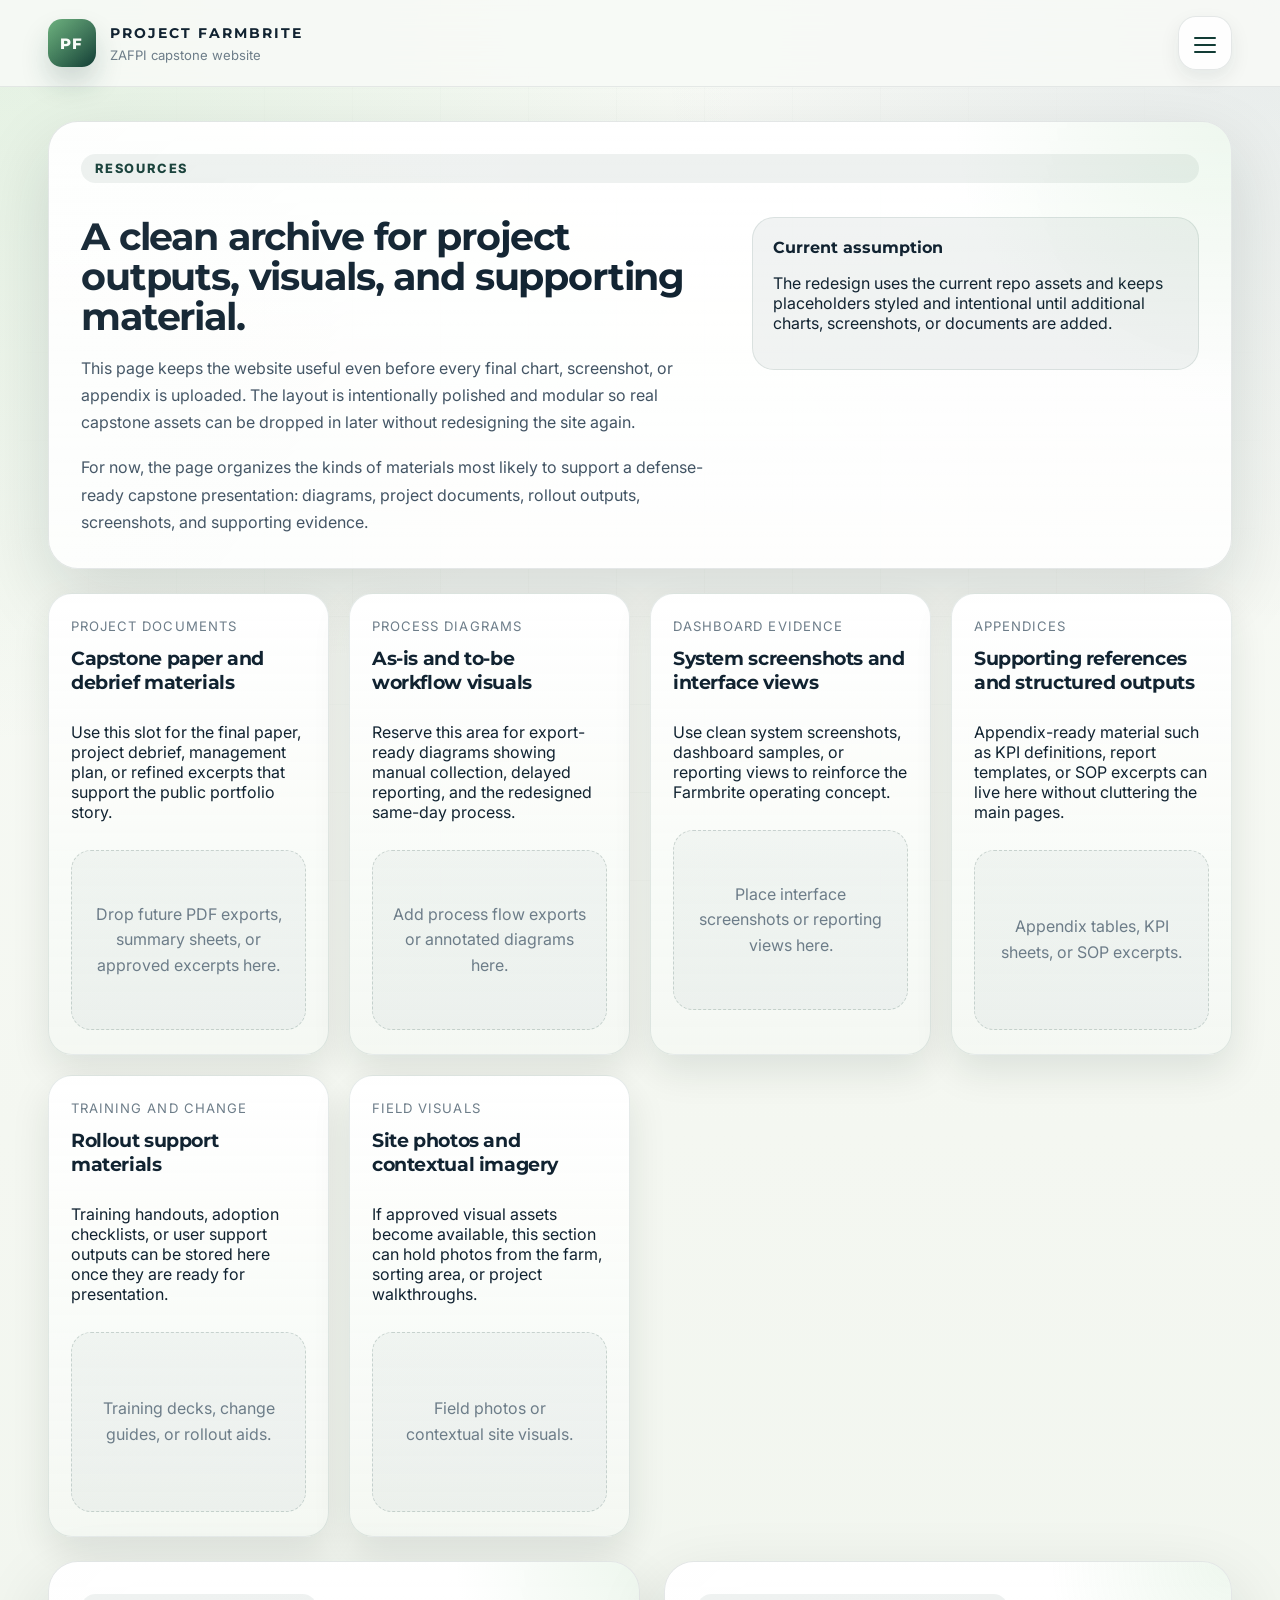
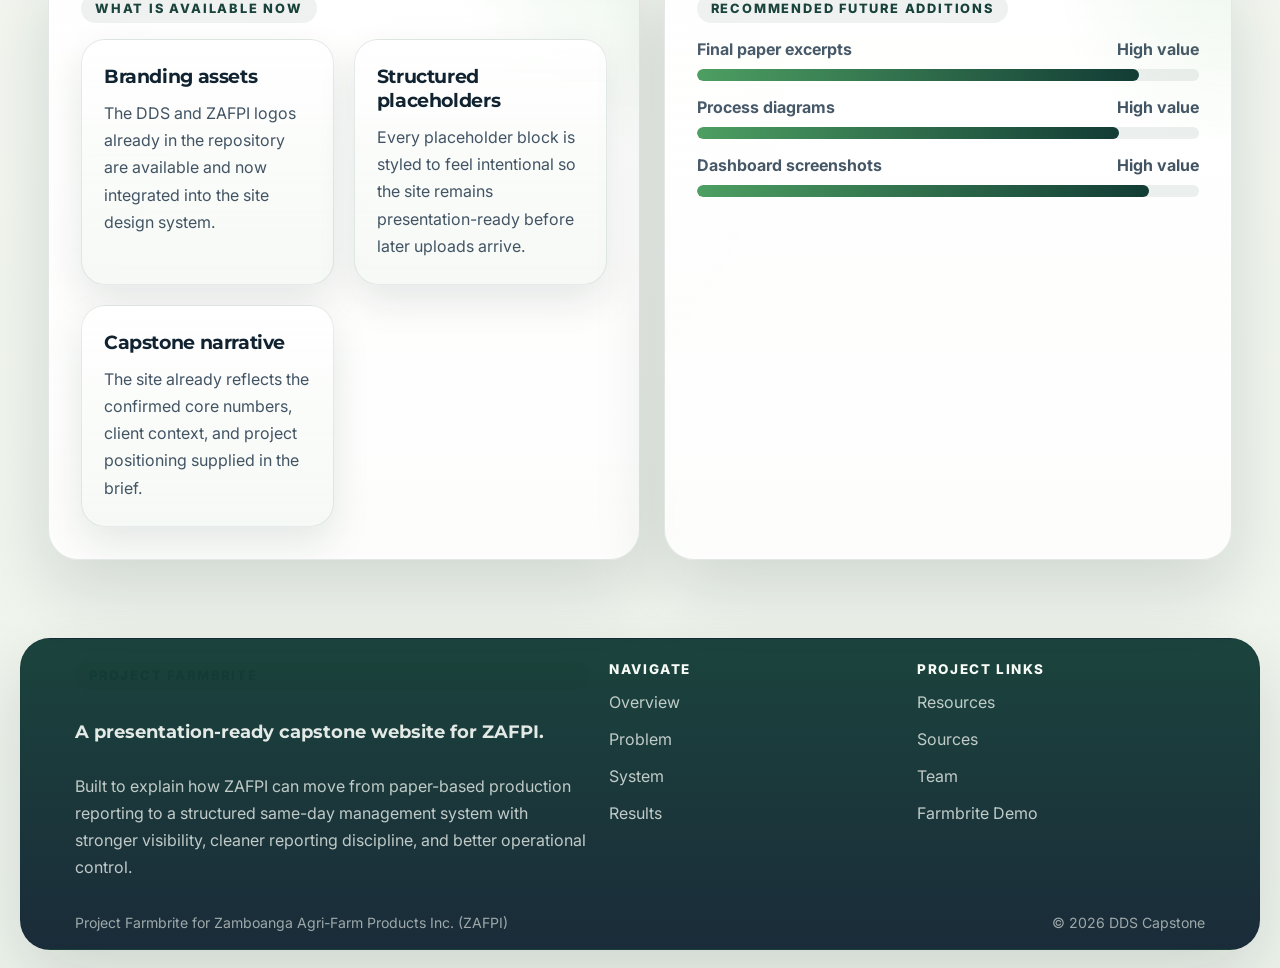
<file: resources.html>
<!DOCTYPE html>
<html lang="en">
<head>
  <meta charset="UTF-8" />
  <meta name="viewport" content="width=device-width, initial-scale=1.0" />
  <title>Project Farmbrite | Resources</title>
  <link rel="preconnect" href="https://fonts.googleapis.com" />
  <link rel="preconnect" href="https://fonts.gstatic.com" crossorigin />
  <link href="https://fonts.googleapis.com/css2?family=Inter:wght@400;500;600;700;800&family=Montserrat:wght@600;700;800;900&display=swap" rel="stylesheet" />
<!-- INLINE_SITE_CSS_START -->
<style>
:root {
  --bg: #f4f7f1;
  --bg-soft: #edf2eb;
  --surface: rgba(255, 255, 255, 0.82);
  --surface-strong: rgba(255, 255, 255, 0.94);
  --surface-tint: rgba(11, 39, 31, 0.05);
  --line: rgba(14, 44, 36, 0.11);
  --line-strong: rgba(14, 44, 36, 0.18);
  --text: #112331;
  --muted: #425464;
  --subtle: #6d7d89;
  --green-900: #123c35;
  --green-700: #24584a;
  --green-500: #4d9f62;
  --green-400: #73be74;
  --green-300: #a8d49f;
  --navy: #17385f;
  --gold: #dcc37e;
  --shadow-lg: 0 28px 72px rgba(14, 35, 33, 0.14);
  --shadow-md: 0 16px 38px rgba(14, 35, 33, 0.1);
  --shadow-sm: 0 8px 20px rgba(14, 35, 33, 0.08);
  --radius-xl: 30px;
  --radius-lg: 24px;
  --radius-md: 18px;
  --radius-sm: 12px;
  --max-width: 1240px;
  --nav-height: 86px;
  --transition: 260ms cubic-bezier(0.22, 0.61, 0.36, 1);
}

*,
*::before,
*::after {
  box-sizing: border-box;
}

html {
  scroll-behavior: smooth;
}

html,
body {
  margin: 0;
  padding: 0;
}

body {
  min-height: 100vh;
  font-family: "Inter", sans-serif;
  color: var(--text);
  background:
    radial-gradient(circle at top left, rgba(115, 190, 116, 0.16), transparent 26%),
    radial-gradient(circle at top right, rgba(23, 56, 95, 0.08), transparent 22%),
    linear-gradient(180deg, #f9fbf7 0%, var(--bg) 44%, #eef4ec 100%);
  overflow-x: hidden;
}

body::before {
  content: "";
  position: fixed;
  inset: 0;
  z-index: -2;
  opacity: 0.55;
  background-image:
    linear-gradient(rgba(18, 60, 53, 0.03) 1px, transparent 1px),
    linear-gradient(90deg, rgba(18, 60, 53, 0.03) 1px, transparent 1px);
  background-size: 88px 88px;
  mask-image: radial-gradient(circle at center, black 42%, transparent 88%);
}

img {
  display: block;
  max-width: 100%;
}

a {
  color: inherit;
  text-decoration: none;
}

button,
input,
textarea,
select {
  font: inherit;
}

.site-shell {
  min-height: 100vh;
  display: flex;
  flex-direction: column;
}

.topbar {
  position: sticky;
  top: 0;
  z-index: 110;
  border-bottom: 1px solid rgba(17, 35, 49, 0.08);
  background: rgba(248, 250, 246, 0.88);
  backdrop-filter: blur(18px);
  -webkit-backdrop-filter: blur(18px);
}

.topbar-inner,
.page-container,
.footer-inner {
  width: min(100%, var(--max-width));
  margin: 0 auto;
  padding-left: 28px;
  padding-right: 28px;
}

.topbar-inner {
  min-height: var(--nav-height);
  display: flex;
  align-items: center;
  justify-content: space-between;
  gap: 20px;
}

.brand {
  display: inline-flex;
  align-items: center;
  gap: 14px;
  min-width: 0;
}

.brand-mark {
  width: 48px;
  height: 48px;
  border-radius: 14px;
  display: grid;
  place-items: center;
  color: #f9fcf8;
  background:
    linear-gradient(145deg, rgba(255, 255, 255, 0.18), transparent),
    linear-gradient(135deg, var(--green-500), var(--green-900));
  box-shadow: 0 16px 28px rgba(18, 60, 53, 0.18);
  font-family: "Montserrat", sans-serif;
  font-size: 0.94rem;
  font-weight: 800;
  letter-spacing: 0.12em;
}

.brand-copy {
  min-width: 0;
}

.brand-copy strong,
.brand-copy span {
  display: block;
}

.brand-copy strong {
  font-family: "Montserrat", sans-serif;
  font-size: 0.88rem;
  letter-spacing: 0.14em;
  text-transform: uppercase;
}

.brand-copy span {
  margin-top: 5px;
  color: var(--subtle);
  font-size: 0.82rem;
}

.nav-shell {
  position: relative;
  margin-left: auto;
  display: flex;
  align-items: center;
  gap: 16px;
}

.nav-toggle {
  display: none;
  align-items: center;
  justify-content: center;
  width: 46px;
  height: 46px;
  border: 1px solid var(--line);
  border-radius: 14px;
  background: rgba(255, 255, 255, 0.76);
  color: var(--text);
  cursor: pointer;
  transition: transform var(--transition), border-color var(--transition), background var(--transition);
}

.nav-toggle:hover,
.nav-toggle:focus-visible {
  background: rgba(255, 255, 255, 0.98);
  border-color: var(--line-strong);
}

.nav-menu {
  display: flex;
  align-items: center;
  gap: 8px;
}

.nav-link,
.button,
.text-button,
.mini-button {
  transition:
    transform var(--transition),
    box-shadow var(--transition),
    border-color var(--transition),
    background var(--transition),
    color var(--transition);
}

.nav-link {
  display: inline-flex;
  align-items: center;
  justify-content: center;
  min-height: 44px;
  padding: 10px 16px;
  border-radius: 999px;
  color: var(--muted);
  border: 1px solid transparent;
  font-size: 0.94rem;
  font-weight: 600;
}

.nav-link:hover,
.nav-link:focus-visible,
.nav-link.is-active {
  color: var(--text);
  background: rgba(255, 255, 255, 0.72);
  border-color: rgba(18, 60, 53, 0.11);
  box-shadow: var(--shadow-sm);
}

.button,
.text-button,
.mini-button {
  display: inline-flex;
  align-items: center;
  justify-content: center;
  gap: 10px;
  min-height: 48px;
  padding: 12px 18px;
  border-radius: 999px;
  border: 1px solid var(--line);
  background: rgba(255, 255, 255, 0.72);
  color: var(--text);
  cursor: pointer;
  font-weight: 700;
}

.button:hover,
.button:focus-visible,
.text-button:hover,
.text-button:focus-visible,
.mini-button:hover,
.mini-button:focus-visible {
  transform: translateY(-1px);
  border-color: var(--line-strong);
  background: rgba(255, 255, 255, 0.98);
  box-shadow: var(--shadow-sm);
}

.button-primary {
  border: none;
  color: #fdfefc;
  background:
    linear-gradient(140deg, rgba(255, 255, 255, 0.18), transparent 32%),
    linear-gradient(135deg, var(--green-500), var(--green-900));
  box-shadow: 0 18px 36px rgba(18, 60, 53, 0.22);
}

.button-secondary {
  background: rgba(255, 255, 255, 0.86);
}

.text-button {
  min-height: auto;
  padding: 0;
  border: 0;
  background: transparent;
  color: var(--green-900);
  font-weight: 700;
  justify-content: flex-start;
  box-shadow: none;
}

.text-button:hover,
.text-button:focus-visible {
  transform: none;
  color: var(--navy);
  box-shadow: none;
}

.page-main {
  flex: 1;
  padding: 34px 0 68px;
}

.page-stack {
  display: grid;
  gap: 24px;
}

.section-shell,
.hero-shell,
.surface-card,
.simulation-shell {
  position: relative;
  overflow: hidden;
  border: 1px solid var(--line);
  border-radius: var(--radius-xl);
  background: linear-gradient(180deg, rgba(255, 255, 255, 0.96), rgba(255, 255, 255, 0.82));
  box-shadow: var(--shadow-lg);
}

.hero-shell,
.section-shell {
  padding: 32px;
}

.section-shell::before,
.hero-shell::before,
.simulation-shell::before {
  content: "";
  position: absolute;
  inset: 0;
  pointer-events: none;
  background:
    radial-gradient(circle at top right, rgba(115, 190, 116, 0.12), transparent 22%),
    linear-gradient(135deg, rgba(255, 255, 255, 0.05), transparent 48%);
}

.eyebrow,
.kicker {
  display: inline-flex;
  align-items: center;
  gap: 10px;
  margin-bottom: 16px;
  padding: 7px 14px;
  border-radius: 999px;
  background: rgba(18, 60, 53, 0.07);
  color: var(--green-900);
  font-size: 0.8rem;
  font-weight: 800;
  letter-spacing: 0.14em;
  text-transform: uppercase;
}

.display-title,
.page-title,
.section-title,
.hero-title,
.summary-title {
  margin: 0;
  font-family: "Montserrat", sans-serif;
  line-height: 1.04;
  letter-spacing: -0.03em;
}

.hero-title {
  max-width: 12ch;
  font-size: clamp(2.55rem, 5vw, 5.1rem);
}

.page-title {
  font-size: clamp(2.1rem, 3vw, 3.2rem);
}

.section-title,
.summary-title {
  font-size: clamp(1.45rem, 2vw, 2rem);
}

.lead,
.hero-copy p,
.section-copy,
.summary-copy,
.card p,
.surface-card p,
.detail-list p,
.resource-copy p {
  margin: 0;
  color: var(--muted);
  font-size: 1rem;
  line-height: 1.7;
}

.hero-copy,
.section-copy-stack {
  display: grid;
  gap: 18px;
}

.hero-copy {
  align-content: start;
}

.hero-copy > .button,
.hero-copy > .text-button {
  justify-self: start;
}

.hero-grid,
.split-grid,
.two-column-grid {
  display: grid;
  grid-template-columns: minmax(0, 1.02fr) minmax(340px, 0.98fr);
  gap: 24px;
  align-items: stretch;
}

.three-column-grid,
.stats-grid,
.card-grid,
.resource-grid,
.team-grid,
.mini-stat-grid,
.success-grid {
  display: grid;
  grid-template-columns: repeat(auto-fit, minmax(250px, 1fr));
  gap: 20px;
}

.four-column-grid,
.quick-stat-grid {
  display: grid;
  grid-template-columns: repeat(auto-fit, minmax(220px, 1fr));
  gap: 20px;
}

.surface-card,
.stat-card,
.metric-card,
.detail-card,
.resource-card,
.team-card,
.process-card,
.path-card,
.phase-card,
.logo-card,
.comparison-card,
.summary-band,
.evidence-card {
  padding: 24px 22px;
  border-radius: var(--radius-lg);
  border: 1px solid rgba(18, 60, 53, 0.1);
  background: linear-gradient(180deg, rgba(255, 255, 255, 0.96), rgba(244, 248, 243, 0.86));
  box-shadow: var(--shadow-md);
}

.surface-card,
.stat-card,
.metric-card,
.detail-card,
.resource-card,
.team-card,
.process-card,
.path-card,
.phase-card,
.logo-card,
.comparison-card,
.summary-band,
.evidence-card {
  display: grid;
  align-content: start;
  gap: 12px;
}

.surface-card:hover,
.stat-card:hover,
.metric-card:hover,
.detail-card:hover,
.resource-card:hover,
.team-card:hover,
.process-card:hover,
.path-card:hover,
.phase-card:hover,
.comparison-card:hover,
.summary-band:hover,
.evidence-card:hover {
  transform: translateY(-4px);
  box-shadow: 0 22px 52px rgba(14, 35, 33, 0.14);
}

.card-label,
.stat-label,
.mini-label,
.resource-label {
  display: block;
  color: var(--subtle);
  font-size: 0.8rem;
  font-weight: 700;
  letter-spacing: 0.1em;
  text-transform: uppercase;
}

.stat-value,
.metric-value,
.big-number {
  display: block;
  margin-top: 4px;
  font-family: "Montserrat", sans-serif;
  font-size: clamp(2rem, 2.8vw, 3.1rem);
  line-height: 0.96;
  letter-spacing: -0.04em;
  overflow-wrap: anywhere;
}

.stat-support,
.detail-note,
.metric-note {
  margin-top: 8px;
  color: var(--muted);
  font-size: 0.98rem;
  line-height: 1.65;
}

.stat-card.is-accent,
.summary-band.is-accent {
  background:
    radial-gradient(circle at top right, rgba(115, 190, 116, 0.28), transparent 46%),
    linear-gradient(135deg, rgba(18, 60, 53, 0.98), rgba(23, 56, 95, 0.92));
  border-color: rgba(255, 255, 255, 0.1);
  color: #f6fbf6;
}

.stat-card.is-accent .card-label,
.stat-card.is-accent .stat-support,
.summary-band.is-accent .card-label,
.summary-band.is-accent .stat-support {
  color: rgba(245, 251, 246, 0.84);
}

.hero-actions,
.button-row,
.mini-button-row {
  display: flex;
  flex-wrap: wrap;
  gap: 12px;
}

.hero-facts {
  display: flex;
  flex-wrap: wrap;
  gap: 10px;
}

.fact-pill,
.tag-pill {
  display: inline-flex;
  align-items: center;
  gap: 8px;
  min-height: 42px;
  padding: 9px 14px;
  border-radius: 999px;
  background: rgba(255, 255, 255, 0.82);
  border: 1px solid rgba(18, 60, 53, 0.12);
  box-shadow: var(--shadow-sm);
  color: var(--muted);
  font-size: 0.92rem;
  font-weight: 700;
}

.fact-pill strong,
.tag-pill strong {
  color: var(--green-900);
}

.brand-strip {
  display: grid;
  grid-template-columns: minmax(0, 1fr) minmax(0, 1fr);
  gap: 18px;
}

.logo-card img {
  width: 100%;
  height: 160px;
  object-fit: contain;
  padding: 18px;
  border-radius: 20px;
  background: rgba(255, 255, 255, 0.92);
  border: 1px solid rgba(18, 60, 53, 0.06);
}

.detail-list,
.detail-table,
.resource-list,
.source-list {
  width: 100%;
  border-collapse: collapse;
}

.detail-table th,
.detail-table td {
  padding: 16px 0;
  border-bottom: 1px solid rgba(18, 60, 53, 0.1);
  text-align: left;
  vertical-align: top;
}

.detail-table th {
  width: 34%;
  padding-right: 18px;
  color: var(--subtle);
  font-size: 0.86rem;
  text-transform: uppercase;
  letter-spacing: 0.1em;
}

.detail-table td {
  color: var(--muted);
  line-height: 1.7;
}

.comparison-grid {
  display: grid;
  grid-template-columns: repeat(2, minmax(0, 1fr));
  gap: 18px;
}

.comparison-card header,
.resource-card header,
.team-card header,
.phase-card header,
.process-card header {
  display: grid;
  gap: 10px;
}

.comparison-card h3,
.resource-card h3,
.team-card h3,
.phase-card h3,
.process-card h3,
.detail-card h3,
.surface-card h3,
.path-card h3 {
  margin: 0;
  font-family: "Montserrat", sans-serif;
  font-size: 1.2rem;
  letter-spacing: -0.02em;
}

.comparison-card ul,
.summary-band ul,
.phase-card ul,
.resource-card ul,
.source-card ul,
.team-card ul {
  margin: 0;
  padding-left: 18px;
  color: var(--muted);
  line-height: 1.8;
}

.comparison-card.before {
  background: linear-gradient(180deg, rgba(255, 248, 244, 0.94), rgba(250, 243, 239, 0.88));
  border-color: rgba(130, 94, 60, 0.12);
}

.comparison-card.after {
  background: linear-gradient(180deg, rgba(242, 250, 243, 0.98), rgba(233, 244, 235, 0.92));
  border-color: rgba(77, 159, 98, 0.18);
}

.progress-list {
  display: grid;
  gap: 16px;
}

.progress-item {
  display: grid;
  gap: 10px;
}

.progress-head {
  display: flex;
  justify-content: space-between;
  gap: 16px;
  color: var(--muted);
  font-weight: 700;
}

.progress-bar {
  position: relative;
  height: 12px;
  border-radius: 999px;
  overflow: hidden;
  background: rgba(18, 60, 53, 0.08);
}

.progress-bar span {
  position: absolute;
  inset: 0 auto 0 0;
  width: var(--fill, 50%);
  border-radius: inherit;
  background: linear-gradient(90deg, var(--green-500), var(--green-900));
}

.process-flow {
  display: grid;
  grid-template-columns: repeat(4, minmax(0, 1fr));
  gap: 18px;
}

.process-card {
  min-height: 100%;
}

.process-card::after {
  content: "";
  position: absolute;
  top: 50%;
  right: -18px;
  width: 18px;
  height: 2px;
  background: linear-gradient(90deg, rgba(18, 60, 53, 0.12), rgba(18, 60, 53, 0.36));
  transform: translateY(-50%);
}

.process-card:last-child::after {
  display: none;
}

.process-index,
.phase-index {
  display: inline-flex;
  align-items: center;
  justify-content: center;
  width: 38px;
  height: 38px;
  margin-bottom: 16px;
  border-radius: 50%;
  background: linear-gradient(135deg, var(--green-400), var(--green-900));
  color: #f6fbf6;
  font-family: "Montserrat", sans-serif;
  font-size: 0.82rem;
  font-weight: 800;
  letter-spacing: 0.08em;
}

.timeline-shell {
  padding: 34px;
}

.timeline-track {
  position: relative;
  display: grid;
  grid-template-columns: repeat(3, minmax(0, 1fr));
  gap: 22px;
  align-items: stretch;
}

.timeline-track::before {
  display: none;
}

.phase-card {
  min-height: 0;
  padding: 26px 22px 24px;
}

.phase-card h3 {
  font-size: clamp(1.22rem, 1.6vw, 1.6rem);
  line-height: 1.12;
  max-width: 12ch;
}

.phase-card p {
  margin: 0;
  color: var(--muted);
  font-size: 1rem;
  line-height: 1.7;
  max-width: 25ch;
}

.phase-card .phase-index {
  margin-bottom: 18px;
}

.resource-card,
.source-card,
.evidence-card {
  display: grid;
  gap: 12px;
}

.resource-meta,
.source-meta {
  display: inline-flex;
  align-items: center;
  gap: 8px;
  font-size: 0.82rem;
  color: var(--subtle);
  letter-spacing: 0.08em;
  text-transform: uppercase;
}

.placeholder-panel,
.image-placeholder,
.document-placeholder {
  min-height: 180px;
  border-radius: 20px;
  border: 1px dashed rgba(18, 60, 53, 0.18);
  background: linear-gradient(135deg, rgba(18, 60, 53, 0.04), rgba(23, 56, 95, 0.04));
  display: grid;
  place-items: center;
  padding: 20px;
  text-align: center;
  color: var(--subtle);
  line-height: 1.6;
}

.team-card {
  display: grid;
  gap: 16px;
  height: 100%;
}

.avatar-badge {
  width: 64px;
  height: 64px;
  border-radius: 18px;
  display: grid;
  place-items: center;
  color: #f6fbf6;
  background: linear-gradient(135deg, var(--green-500), var(--navy));
  font-family: "Montserrat", sans-serif;
  font-size: 1rem;
  font-weight: 800;
  letter-spacing: 0.08em;
  box-shadow: var(--shadow-sm);
}

.member-role {
  display: inline-flex;
  width: fit-content;
  padding: 7px 12px;
  border-radius: 999px;
  background: rgba(18, 60, 53, 0.08);
  color: var(--green-900);
  font-size: 0.8rem;
  font-weight: 800;
  letter-spacing: 0.1em;
  text-transform: uppercase;
}

.site-footer {
  padding: 0 0 30px;
}

.footer-inner {
  border: 1px solid var(--line);
  border-radius: var(--radius-xl);
  background: linear-gradient(180deg, rgba(18, 60, 53, 0.96), rgba(17, 35, 49, 0.96));
  box-shadow: var(--shadow-lg);
  color: rgba(245, 250, 245, 0.92);
}

.footer-grid {
  display: grid;
  grid-template-columns: minmax(0, 1.3fr) repeat(2, minmax(200px, 1fr));
  gap: 24px;
  padding: 28px;
}

.footer-brand {
  display: grid;
  gap: 14px;
}

.footer-title {
  margin: 0;
  font-family: "Montserrat", sans-serif;
  font-size: 1.35rem;
}

.footer-copy,
.footer-list a,
.footer-note {
  color: rgba(245, 250, 245, 0.76);
  line-height: 1.7;
}

.footer-heading {
  margin: 0 0 12px;
  color: #f6fbf6;
  font-size: 0.84rem;
  font-weight: 800;
  letter-spacing: 0.12em;
  text-transform: uppercase;
}

.footer-list {
  display: grid;
  gap: 10px;
}

.footer-list a:hover,
.footer-list a:focus-visible {
  color: #ffffff;
}

.footer-bottom {
  display: flex;
  justify-content: space-between;
  gap: 16px;
  padding: 0 28px 24px;
  color: rgba(245, 250, 245, 0.6);
  font-size: 0.88rem;
}

.reveal {
  opacity: 0;
  transform: translateY(22px);
  transition: opacity 620ms ease, transform 620ms ease;
}

.reveal.in-view {
  opacity: 1;
  transform: translateY(0);
}

.reveal-delay-1 {
  transition-delay: 90ms;
}

.reveal-delay-2 {
  transition-delay: 180ms;
}

.reveal-delay-3 {
  transition-delay: 270ms;
}

.page-home .page-main {
  padding-top: 22px;
}

.home-grid {
  display: grid;
  gap: 22px;
}

.home-hero {
  display: grid;
  grid-template-columns: minmax(0, 0.88fr) minmax(420px, 1.12fr);
  gap: 24px;
  align-items: stretch;
}

.home-copy-wrap {
  display: grid;
  gap: 20px;
}

.hero-lead {
  font-size: 1.08rem;
}

.positioning-line {
  padding: 18px 20px;
  border-radius: 22px;
  background: rgba(18, 60, 53, 0.07);
  border: 1px solid rgba(18, 60, 53, 0.1);
  color: var(--green-900);
  font-weight: 700;
  line-height: 1.7;
}

.simulation-shell {
  min-height: 620px;
  padding: 0;
}

.demo-stage {
  position: relative;
  min-height: 620px;
  isolation: isolate;
  overflow: hidden;
  background:
    radial-gradient(circle at 16% 20%, rgba(255, 215, 150, 0.42), transparent 16%),
    linear-gradient(180deg, #dbe7d2 0%, #f1eadb 36%, #efe5cf 64%, #dde7d6 100%);
}

.demo-stage::before {
  content: "";
  position: absolute;
  inset: 0;
  background:
    linear-gradient(180deg, rgba(7, 18, 13, 0.06), transparent 36%, rgba(7, 18, 13, 0.16) 100%),
    radial-gradient(circle at center, transparent 34%, rgba(7, 18, 13, 0.3) 112%);
  z-index: 2;
  pointer-events: none;
}

.canvas-container,
.fallback-scene {
  position: absolute;
  inset: 0;
}

.fallback-scene {
  display: grid;
  place-items: center;
  z-index: 0;
  padding: 28px;
}

.fallback-scene[hidden] {
  display: none;
}

.fallback-frame {
  width: min(100%, 480px);
  padding: 24px;
  border-radius: 26px;
  border: 1px solid rgba(18, 60, 53, 0.12);
  background: rgba(255, 255, 255, 0.74);
  backdrop-filter: blur(14px);
  box-shadow: var(--shadow-lg);
  display: grid;
  gap: 16px;
}

.fallback-topline {
  display: flex;
  justify-content: space-between;
  gap: 12px;
  color: var(--subtle);
  font-size: 0.85rem;
  font-weight: 700;
  letter-spacing: 0.08em;
  text-transform: uppercase;
}

.fallback-grid {
  display: grid;
  grid-template-columns: repeat(2, minmax(0, 1fr));
  gap: 12px;
}

.fallback-grid article,
.mini-panel {
  padding: 16px;
  border-radius: 18px;
  background: rgba(18, 60, 53, 0.06);
  border: 1px solid rgba(18, 60, 53, 0.08);
}

.fallback-grid strong,
.mini-panel strong {
  display: block;
  margin-bottom: 4px;
  font-family: "Montserrat", sans-serif;
}

.sim-overlay {
  position: relative;
  z-index: 3;
  height: 100%;
  padding: 24px;
  display: grid;
  grid-template-rows: auto 1fr auto;
  gap: 20px;
}

.sim-topbar,
.sim-controls,
.story-panel,
.sim-toast {
  transition: opacity var(--transition), transform var(--transition);
}

.demo-stage.is-focus .sim-topbar,
.demo-stage.is-focus .sim-controls,
.demo-stage.is-focus .sim-toast {
  opacity: 0.22;
}

.demo-stage.is-focus .story-panel {
  transform: translateY(-8px);
}

.sim-topbar {
  display: flex;
  justify-content: space-between;
  gap: 18px;
  align-items: flex-start;
}

.sim-brand-chip,
.sim-state-chip,
.signal-card,
.metric-chip {
  border: 1px solid rgba(255, 255, 255, 0.18);
  background: rgba(9, 22, 18, 0.56);
  box-shadow: var(--shadow-md);
  backdrop-filter: blur(18px);
}

.sim-brand-chip,
.sim-state-chip {
  padding: 14px 16px;
  border-radius: 18px;
  color: rgba(244, 250, 243, 0.92);
}

.sim-brand-chip strong,
.sim-state-chip strong {
  display: block;
  font-size: 0.84rem;
  letter-spacing: 0.12em;
  text-transform: uppercase;
}

.sim-brand-chip span,
.sim-state-chip span {
  display: block;
  margin-top: 6px;
  color: rgba(244, 250, 243, 0.72);
  font-size: 0.92rem;
}

.sim-layout {
  display: grid;
  grid-template-columns: minmax(0, 1fr) minmax(280px, 340px);
  gap: 20px;
  align-items: end;
}

.story-panel {
  align-self: center;
  max-width: 620px;
  display: grid;
  gap: 18px;
}

.story-lines {
  min-height: 174px;
}

.story-line {
  display: none;
  margin: 0;
  color: #f7fbf6;
  font-family: "Montserrat", sans-serif;
  font-size: clamp(2.25rem, 4vw, 4.1rem);
  line-height: 0.98;
  letter-spacing: -0.05em;
  text-wrap: balance;
}

.story-line.is-active {
  display: block;
  animation: storyFade 540ms ease;
}

@keyframes storyFade {
  from {
    opacity: 0;
    transform: translateY(10px);
  }

  to {
    opacity: 1;
    transform: translateY(0);
  }
}

.story-support {
  max-width: 48ch;
  color: rgba(244, 250, 243, 0.78);
  line-height: 1.75;
}

.sim-signals {
  display: grid;
  gap: 12px;
}

.signal-card {
  padding: 18px;
  border-radius: 22px;
  color: #f5fbf4;
}

.signal-head {
  display: flex;
  justify-content: space-between;
  gap: 16px;
  align-items: center;
  color: rgba(245, 251, 244, 0.72);
  font-size: 0.82rem;
  font-weight: 700;
  letter-spacing: 0.08em;
  text-transform: uppercase;
}

.live-dot {
  width: 8px;
  height: 8px;
  border-radius: 50%;
  background: #8cf3aa;
  box-shadow: 0 0 0 10px rgba(140, 243, 170, 0.12);
}

.signal-value {
  margin: 12px 0 8px;
  font-family: "Montserrat", sans-serif;
  font-size: 2rem;
  line-height: 1;
  letter-spacing: -0.04em;
}

.signal-copy {
  color: rgba(245, 251, 244, 0.78);
  line-height: 1.6;
}

.signal-meta {
  display: flex;
  flex-wrap: wrap;
  gap: 12px;
  margin-top: 12px;
  color: rgba(245, 251, 244, 0.7);
  font-size: 0.9rem;
}

.sim-bottom {
  display: grid;
  grid-template-columns: minmax(0, 1fr) minmax(280px, 380px);
  gap: 20px;
  align-items: end;
}

.sim-controls {
  display: flex;
  flex-wrap: wrap;
  gap: 12px;
  align-items: center;
}

.instruction-chip {
  padding: 12px 16px;
  border-radius: 999px;
  border: 1px solid rgba(255, 255, 255, 0.18);
  background: rgba(9, 22, 18, 0.54);
  color: rgba(245, 251, 244, 0.86);
  font-size: 0.84rem;
  font-weight: 700;
  letter-spacing: 0.08em;
  text-transform: uppercase;
}

.dashboard-panel {
  padding: 18px;
  border-radius: 28px;
  border: 1px solid rgba(255, 255, 255, 0.16);
  background: linear-gradient(180deg, rgba(11, 21, 27, 0.82), rgba(14, 35, 33, 0.78));
  box-shadow: 0 24px 54px rgba(7, 18, 13, 0.3);
  color: #eff7ef;
  backdrop-filter: blur(18px);
}

.dashboard-header {
  display: flex;
  justify-content: space-between;
  gap: 12px;
  align-items: start;
}

.dashboard-title {
  margin: 0;
  font-family: "Montserrat", sans-serif;
  font-size: 1.1rem;
}

.dashboard-subtitle,
.dashboard-time {
  color: rgba(239, 247, 239, 0.68);
  font-size: 0.86rem;
}

.dashboard-grid {
  display: grid;
  grid-template-columns: 112px minmax(0, 1fr);
  gap: 16px;
  margin-top: 18px;
}

.ring-card {
  display: grid;
  gap: 10px;
  align-content: start;
}

.ring-visual {
  --ring-fill: 95;
  width: 100px;
  height: 100px;
  border-radius: 50%;
  display: grid;
  place-items: center;
  background:
    radial-gradient(circle at center, rgba(14, 35, 33, 0.96) 58%, transparent 60%),
    conic-gradient(#8ae18f calc(var(--ring-fill) * 1%), rgba(255, 255, 255, 0.08) 0);
}

.ring-visual strong {
  font-family: "Montserrat", sans-serif;
  font-size: 1.2rem;
}

.dashboard-mini-grid {
  display: grid;
  grid-template-columns: repeat(2, minmax(0, 1fr));
  gap: 10px;
}

.dashboard-mini-card {
  padding: 14px;
  border-radius: 18px;
  background: rgba(255, 255, 255, 0.06);
  border: 1px solid rgba(255, 255, 255, 0.08);
}

.dashboard-mini-card label {
  display: block;
  color: rgba(239, 247, 239, 0.62);
  font-size: 0.74rem;
  font-weight: 700;
  letter-spacing: 0.08em;
  text-transform: uppercase;
}

.dashboard-mini-card strong {
  display: block;
  margin-top: 8px;
  font-family: "Montserrat", sans-serif;
  font-size: 1.14rem;
}

.dashboard-progress {
  display: grid;
  gap: 12px;
  margin-top: 16px;
}

.dashboard-progress-item {
  display: grid;
  gap: 8px;
}

.dashboard-progress-head {
  display: flex;
  justify-content: space-between;
  gap: 12px;
  font-size: 0.84rem;
  color: rgba(239, 247, 239, 0.7);
}

.dashboard-progress-bar {
  height: 10px;
  border-radius: 999px;
  overflow: hidden;
  background: rgba(255, 255, 255, 0.08);
}

.dashboard-progress-bar span {
  display: block;
  height: 100%;
  width: var(--fill, 50%);
  border-radius: inherit;
  background: linear-gradient(90deg, #8ae18f, #4d9f62);
}

.sim-toast {
  position: absolute;
  left: 24px;
  bottom: 24px;
  max-width: 280px;
  padding: 14px 16px;
  border-radius: 18px;
  border: 1px solid rgba(255, 255, 255, 0.16);
  background: rgba(11, 21, 27, 0.74);
  color: rgba(245, 251, 244, 0.86);
  box-shadow: var(--shadow-md);
  backdrop-filter: blur(16px);
  opacity: 0;
  transform: translateY(8px);
  transition: opacity 240ms ease, transform 240ms ease;
  z-index: 4;
}

.sim-toast.is-visible {
  opacity: 1;
  transform: translateY(0);
}

.sim-toast strong {
  display: block;
  margin-bottom: 4px;
}

.home-summary-grid,
.home-path-grid {
  display: grid;
  grid-template-columns: repeat(2, minmax(0, 1fr));
  gap: 22px;
}

.summary-band {
  display: grid;
  gap: 20px;
}

.summary-band .quick-stat-grid {
  margin-top: 6px;
  align-items: stretch;
}

.summary-band .surface-card,
.summary-band .stat-card {
  box-shadow: none;
}

.quote-strip {
  padding: 22px 24px;
  border-radius: var(--radius-lg);
  background: rgba(18, 60, 53, 0.06);
  border: 1px solid rgba(18, 60, 53, 0.1);
  color: var(--green-900);
  font-size: 1.04rem;
  font-weight: 700;
  line-height: 1.8;
}

.page-hero-band {
  display: grid;
  gap: 18px;
}

.page-intro-grid {
  display: grid;
  grid-template-columns: minmax(0, 1.18fr) minmax(360px, 0.82fr);
  gap: 28px;
  align-items: start;
}

.mini-stat-grid {
  align-self: start;
}

.mini-stat-grid .surface-card {
  min-height: 100%;
}

.quick-stat-grid .stat-card {
  min-height: 260px;
}

.quick-stat-grid .stat-value {
  font-size: clamp(2.1rem, 3.2vw, 3.4rem);
}

.callout-card {
  padding: 20px;
  border-radius: 22px;
  background: rgba(18, 60, 53, 0.06);
  border: 1px solid rgba(18, 60, 53, 0.1);
}

.callout-card strong {
  display: block;
  margin-bottom: 8px;
  font-family: "Montserrat", sans-serif;
}

.source-card {
  padding: 22px;
  border-radius: var(--radius-lg);
  border: 1px solid rgba(18, 60, 53, 0.1);
  background: rgba(255, 255, 255, 0.9);
  box-shadow: var(--shadow-md);
}

.source-card h3 {
  margin: 0 0 10px;
  font-family: "Montserrat", sans-serif;
  font-size: 1.15rem;
}

.source-card p {
  margin: 0;
  color: var(--muted);
  line-height: 1.7;
}

@media (max-width: 1180px) {
  .home-hero,
  .hero-grid,
  .split-grid,
  .two-column-grid,
  .page-intro-grid {
    grid-template-columns: 1fr;
  }

  .timeline-track {
    grid-template-columns: repeat(2, minmax(0, 1fr));
  }

  .three-column-grid,
  .stats-grid,
  .card-grid,
  .resource-grid,
  .team-grid,
  .mini-stat-grid,
  .success-grid {
    grid-template-columns: repeat(2, minmax(0, 1fr));
  }

  .four-column-grid,
  .quick-stat-grid,
  .process-flow {
    grid-template-columns: repeat(2, minmax(0, 1fr));
  }

  .process-card::after {
    display: none;
  }

  .sim-layout,
  .sim-bottom,
  .home-summary-grid,
  .home-path-grid,
  .brand-strip {
    grid-template-columns: 1fr;
  }
}

@media (max-width: 900px) {
  .topbar-inner,
  .page-container,
  .footer-inner {
    padding-left: 18px;
    padding-right: 18px;
  }

  .topbar-inner {
    min-height: 78px;
    flex-wrap: wrap;
  }

  .nav-toggle {
    display: inline-flex;
  }

  .nav-shell {
    margin-left: 0;
    width: 100%;
    justify-content: space-between;
  }

  .nav-menu {
    position: absolute;
    top: calc(100% + 10px);
    left: 18px;
    right: 18px;
    z-index: 120;
    display: grid;
    gap: 8px;
    padding: 14px;
    border-radius: 24px;
    border: 1px solid var(--line);
    background: rgba(248, 250, 246, 0.98);
    box-shadow: var(--shadow-lg);
    opacity: 0;
    visibility: hidden;
    transform: translateY(-8px);
    transition: opacity var(--transition), visibility var(--transition), transform var(--transition);
  }

  .nav-menu.is-open {
    opacity: 1;
    visibility: visible;
    transform: translateY(0);
  }

  .nav-link,
  .button.nav-cta {
    width: 100%;
    justify-content: center;
  }

  .button.nav-cta {
    margin-left: auto;
  }

  .hero-shell,
  .section-shell {
    padding: 24px;
  }

  .simulation-shell,
  .demo-stage {
    min-height: 760px;
  }

  .sim-overlay {
    padding: 18px;
  }

  .dashboard-grid {
    grid-template-columns: 1fr;
  }
}

@media (max-width: 700px) {
  .hero-title {
    font-size: clamp(2.2rem, 12vw, 3.25rem);
    max-width: 11ch;
  }

  .page-title {
    font-size: clamp(1.8rem, 8vw, 2.5rem);
  }

  .three-column-grid,
  .stats-grid,
  .card-grid,
  .resource-grid,
  .team-grid,
  .mini-stat-grid,
  .success-grid,
  .four-column-grid,
  .quick-stat-grid,
  .comparison-grid,
  .process-flow,
  .timeline-track,
  .fallback-grid {
    grid-template-columns: 1fr;
  }

  .detail-table th,
  .detail-table td {
    display: block;
    width: 100%;
  }

  .detail-table th {
    padding-bottom: 8px;
  }

  .footer-grid,
  .footer-bottom {
    grid-template-columns: 1fr;
    display: grid;
  }

  .footer-bottom {
    padding-top: 0;
  }

  .story-line {
    font-size: clamp(2rem, 10vw, 3rem);
  }
}

@media (prefers-reduced-motion: reduce) {
  html {
    scroll-behavior: auto;
  }

  *,
  *::before,
  *::after {
    animation-duration: 1ms !important;
    animation-iteration-count: 1 !important;
    transition-duration: 1ms !important;
    scroll-behavior: auto !important;
  }

  .reveal,
  .reveal.in-view {
    opacity: 1;
    transform: none;
  }
}

/* Premium nav + landing stage overrides */
.nav-shell {
  gap: 12px;
}

.nav-toggle {
  display: inline-flex;
  position: relative;
  width: 54px;
  height: 54px;
  padding: 0;
  font-size: 0;
  color: transparent;
  border-radius: 18px;
  background: rgba(255, 255, 255, 0.92);
  box-shadow: var(--shadow-sm);
}

.nav-toggle::before,
.nav-toggle::after {
  content: "";
  position: absolute;
  left: 15px;
  width: 22px;
  height: 2px;
  border-radius: 999px;
  background: var(--green-900);
  transition: transform 240ms ease, box-shadow 240ms ease, opacity 240ms ease;
}

.nav-toggle::before {
  top: 20px;
  box-shadow: 0 7px 0 0 var(--green-900);
}

.nav-toggle::after {
  top: 34px;
}

.nav-toggle.is-open::before {
  top: 25px;
  transform: rotate(45deg);
  box-shadow: none;
}

.nav-toggle.is-open::after {
  top: 25px;
  transform: rotate(-45deg);
}

.nav-menu {
  position: absolute;
  top: calc(100% + 14px);
  right: 0;
  z-index: 130;
  min-width: 290px;
  padding: 14px;
  border-radius: 26px;
  border: 1px solid rgba(18, 60, 53, 0.1);
  background: rgba(248, 250, 246, 0.96);
  box-shadow: 0 22px 54px rgba(14, 35, 33, 0.18);
  backdrop-filter: blur(18px);
  -webkit-backdrop-filter: blur(18px);
  display: grid;
  gap: 8px;
  opacity: 0;
  visibility: hidden;
  transform: translateY(-10px) scale(0.98);
  transform-origin: top right;
  transition: opacity 240ms ease, visibility 240ms ease, transform 240ms ease;
}

.nav-menu.is-open {
  opacity: 1;
  visibility: visible;
  transform: translateY(0) scale(1);
}

.nav-menu .nav-link {
  width: 100%;
  min-height: 48px;
  justify-content: flex-start;
  padding: 12px 16px;
  border-radius: 16px;
}

.nav-link--cta {
  width: 100%;
  justify-content: center;
  margin-top: 8px;
}

.nav-cta {
  display: none !important;
}

.site-footer {
  padding: 10px 0 18px;
}

.footer-grid {
  gap: 20px;
  padding: 22px 26px 16px;
  grid-template-columns: minmax(0, 1.25fr) repeat(2, minmax(170px, 0.7fr));
}

.footer-title {
  font-size: 1.15rem;
}

.footer-bottom {
  padding: 0 26px 18px;
}

.page-home .page-main {
  padding: 16px 0 34px;
}

.page-home .page-container {
  width: min(100%, 1380px);
}

.home-stage-shell {
  min-height: calc(100vh - var(--nav-height) - 22px);
}

.home-stage-shell::before {
  display: none;
}

.demo-stage--full {
  min-height: calc(100vh - var(--nav-height) - 22px);
  background:
    radial-gradient(circle at 12% 18%, rgba(255, 235, 182, 0.58), transparent 16%),
    linear-gradient(180deg, #dfe8da 0%, #efead9 42%, #d8e3d8 100%);
}

.demo-stage--full::before {
  background:
    linear-gradient(180deg, rgba(9, 18, 14, 0.04), rgba(9, 18, 14, 0.14) 100%),
    radial-gradient(circle at center, transparent 28%, rgba(9, 18, 14, 0.16) 108%);
}

.scene-layer {
  position: absolute;
  inset: 0;
  overflow: hidden;
}

.scene-grid {
  position: absolute;
  inset: 0;
  opacity: 0.26;
  background-image:
    linear-gradient(rgba(18, 60, 53, 0.06) 1px, transparent 1px),
    linear-gradient(90deg, rgba(18, 60, 53, 0.06) 1px, transparent 1px);
  background-size: 112px 112px;
}

.scene-sun,
.scene-glow {
  position: absolute;
  border-radius: 50%;
  filter: blur(2px);
}

.scene-sun {
  top: 9%;
  left: 13%;
  width: 150px;
  height: 150px;
  background: radial-gradient(circle, rgba(255, 246, 201, 0.95), rgba(248, 215, 116, 0.18) 72%, transparent 74%);
  box-shadow: 0 0 120px rgba(248, 215, 116, 0.3);
}

.scene-glow {
  right: 12%;
  bottom: 18%;
  width: 380px;
  height: 220px;
  background: radial-gradient(circle, rgba(255, 246, 201, 0.3), transparent 68%);
  filter: blur(26px);
}

.scene-farmline {
  position: absolute;
  left: 7%;
  right: 15%;
  bottom: 27%;
  display: flex;
  align-items: end;
  gap: 18px;
}

.farm-house {
  flex: 1;
  min-height: 54px;
  border-radius: 16px 16px 8px 8px;
  background: linear-gradient(180deg, rgba(29, 72, 62, 0.9), rgba(20, 50, 44, 0.92));
  box-shadow: 0 16px 32px rgba(20, 50, 44, 0.18);
  position: relative;
}

.farm-house::before {
  content: "";
  position: absolute;
  left: 8%;
  right: 8%;
  top: -18px;
  height: 26px;
  border-radius: 999px 999px 0 0;
  background: linear-gradient(180deg, rgba(24, 49, 71, 0.94), rgba(24, 49, 71, 0.72));
}

.house-wide {
  min-height: 70px;
}

.house-mid {
  min-height: 56px;
}

.house-tall {
  min-height: 84px;
}

.scene-silo {
  position: absolute;
  right: 15%;
  bottom: 28%;
  width: 62px;
  height: 150px;
  border-radius: 999px 999px 22px 22px;
  background: linear-gradient(180deg, rgba(210, 220, 225, 0.94), rgba(160, 172, 179, 0.98));
  box-shadow: 0 16px 32px rgba(52, 62, 68, 0.18);
}

.scene-silo::before {
  content: "";
  position: absolute;
  inset: -24px 0 auto;
  height: 44px;
  border-radius: 50%;
  background: linear-gradient(180deg, rgba(222, 231, 235, 0.96), rgba(168, 178, 185, 0.92));
}

.scene-belt {
  position: absolute;
  left: 10%;
  right: 18%;
  bottom: 11%;
  height: 110px;
  border-radius: 999px;
}

.scene-belt-track,
.scene-belt-rail,
.scene-belt-glow,
.egg-stream {
  position: absolute;
}

.scene-belt-track {
  inset: 20px 0 0;
  border-radius: 999px;
  background:
    linear-gradient(180deg, rgba(50, 56, 63, 0.96), rgba(32, 38, 43, 0.96)),
    repeating-linear-gradient(90deg, rgba(255, 255, 255, 0.08) 0 18px, transparent 18px 42px);
  box-shadow: inset 0 1px 0 rgba(255, 255, 255, 0.08), 0 24px 44px rgba(19, 30, 26, 0.22);
  overflow: hidden;
}

.scene-belt-track::after {
  content: "";
  position: absolute;
  inset: 0;
  opacity: 0.35;
  background: repeating-linear-gradient(90deg, rgba(255, 255, 255, 0.14) 0 20px, transparent 20px 56px);
  transform: translateX(calc(var(--belt-shift, 0px) * -1));
}

.scene-belt-rail {
  top: 6px;
  width: 100%;
  height: 10px;
  border-radius: 999px;
  background: linear-gradient(90deg, rgba(183, 193, 199, 0.96), rgba(144, 154, 160, 0.96));
}

.scene-belt-rail--left {
  left: 0;
}

.scene-belt-rail--right {
  top: auto;
  bottom: -6px;
}

.scene-belt-glow {
  inset: auto 4% -12px;
  height: 30px;
  border-radius: 50%;
  background: radial-gradient(circle, rgba(248, 215, 116, 0.24), transparent 70%);
  filter: blur(18px);
}

.egg-stream {
  inset: 0 6% 0 6%;
  overflow: hidden;
}

.sim-egg {
  position: absolute;
  left: 0;
  top: 18px;
  width: 36px;
  height: 48px;
  border-radius: 50% 50% 48% 48%;
  box-shadow: 0 12px 20px rgba(18, 24, 27, 0.18);
  will-change: transform;
}

.egg--light {
  background: radial-gradient(circle at 35% 30%, #fffdf5, #f0e4ce 68%);
}

.egg--tan {
  background: radial-gradient(circle at 35% 30%, #fae8cf, #d7b28a 70%);
}

.egg--speckled {
  background:
    radial-gradient(circle at 35% 30%, #f6efe0, #d8ceb8 70%),
    radial-gradient(circle at 30% 50%, rgba(108, 86, 63, 0.3) 0 2px, transparent 2px),
    radial-gradient(circle at 65% 28%, rgba(108, 86, 63, 0.22) 0 1.5px, transparent 1.5px);
}

.egg--alert {
  background: radial-gradient(circle at 35% 30%, #f2cabf, #bf7d6d 72%);
}

.sim-overlay--landing {
  padding: clamp(20px, 2vw, 32px);
  gap: 22px;
}

.sim-hero-grid {
  display: grid;
  grid-template-columns: minmax(350px, 0.82fr) minmax(300px, 0.76fr);
  gap: 28px;
  align-items: center;
}

.hero-floating-card {
  padding: 28px;
  border-radius: 30px;
  border: 1px solid rgba(255, 255, 255, 0.22);
  background: rgba(249, 251, 247, 0.88);
  box-shadow: 0 26px 56px rgba(14, 35, 33, 0.14);
  backdrop-filter: blur(18px);
}

.hero-title--home {
  max-width: 8ch;
  font-size: clamp(3.4rem, 8vw, 6.3rem);
  color: #1a2538;
}

.story-panel--landing {
  max-width: 540px;
  justify-self: end;
  align-self: center;
  padding: 18px 0 0;
}

.story-panel--landing .story-line {
  color: rgba(250, 252, 247, 0.96);
  font-size: clamp(2.9rem, 7vw, 5.2rem);
  text-shadow: 0 18px 40px rgba(13, 26, 21, 0.18);
}

.story-support {
  max-width: 44ch;
}

.team-presence {
  margin-top: 18px;
  padding: 16px 18px;
  border-radius: 22px;
  border: 1px solid rgba(255, 255, 255, 0.18);
  background: rgba(9, 22, 18, 0.44);
  color: rgba(244, 250, 243, 0.84);
  backdrop-filter: blur(14px);
}

.team-presence-label {
  display: inline-flex;
  margin-bottom: 8px;
  color: rgba(244, 250, 243, 0.64);
  font-size: 0.8rem;
  font-weight: 800;
  letter-spacing: 0.12em;
  text-transform: uppercase;
}

.team-presence p {
  margin: 0;
  line-height: 1.7;
}

.sim-bottom--landing {
  grid-template-columns: minmax(0, 0.74fr) minmax(360px, 0.82fr);
  align-items: end;
}

.sim-control-deck {
  display: grid;
  gap: 16px;
  align-self: end;
}

.dashboard-panel--landing {
  justify-self: end;
  width: min(100%, 510px);
  background: linear-gradient(180deg, rgba(12, 23, 29, 0.9), rgba(17, 36, 32, 0.84));
}

.signal-card--compact {
  max-width: 360px;
}

.signal-value--compact {
  font-size: clamp(1.8rem, 3vw, 3rem);
}

.sim-floating-panels {
  position: absolute;
  right: clamp(18px, 3vw, 32px);
  bottom: clamp(140px, 20vh, 210px);
  z-index: 4;
  display: grid;
  gap: 14px;
}

.sim-topbar,
.story-panel,
.hero-floating-card,
.signal-card,
.dashboard-panel,
.instruction-chip,
.team-presence {
  transition: transform 260ms ease, opacity 260ms ease, box-shadow 260ms ease;
}

.demo-stage.is-focus .hero-floating-card,
.demo-stage.is-focus .sim-topbar,
.demo-stage.is-focus .sim-control-deck,
.demo-stage.is-focus .team-presence {
  opacity: 0.28;
}

.demo-stage.is-active .dashboard-panel,
.demo-stage.is-active .signal-card {
  box-shadow: 0 26px 56px rgba(10, 22, 18, 0.3);
}

.home-team-section {
  display: grid;
  gap: 22px;
}

.home-team-header {
  display: flex;
  align-items: end;
  justify-content: space-between;
  gap: 18px;
}

.team-rail {
  display: grid;
  grid-template-columns: repeat(5, minmax(0, 1fr));
  gap: 16px;
}

.team-chip-card {
  padding: 18px;
  border-radius: 22px;
  border: 1px solid rgba(18, 60, 53, 0.1);
  background: linear-gradient(180deg, rgba(255, 255, 255, 0.96), rgba(244, 248, 243, 0.88));
  box-shadow: var(--shadow-sm);
  display: grid;
  gap: 12px;
}

.team-chip-card strong {
  font-family: "Montserrat", sans-serif;
  font-size: 0.98rem;
}

@keyframes stageFloat {
  from {
    transform: translateY(0px);
  }

  50% {
    transform: translateY(-8px);
  }

  to {
    transform: translateY(0px);
  }
}

@keyframes glowDrift {
  from {
    transform: translate3d(0, 0, 0) scale(1);
  }

  50% {
    transform: translate3d(14px, -10px, 0) scale(1.04);
  }

  to {
    transform: translate3d(0, 0, 0) scale(1);
  }
}

.scene-sun {
  animation: glowDrift 9s ease-in-out infinite;
}

.scene-glow {
  animation: glowDrift 11s ease-in-out infinite reverse;
}

.story-panel--landing,
.dashboard-panel--landing {
  animation: stageFloat 8s ease-in-out infinite;
}

@media (max-width: 1180px) {
  .sim-hero-grid,
  .sim-bottom--landing,
  .home-team-header {
    grid-template-columns: 1fr;
    display: grid;
  }

  .story-panel--landing,
  .dashboard-panel--landing {
    justify-self: stretch;
    max-width: none;
  }

  .sim-floating-panels {
    position: static;
    grid-template-columns: repeat(2, minmax(0, 1fr));
  }

  .team-rail {
    grid-template-columns: repeat(3, minmax(0, 1fr));
  }
}

@media (max-width: 900px) {
  .nav-menu {
    right: 0;
    left: auto;
    width: min(320px, calc(100vw - 36px));
  }

  .home-stage-shell,
  .demo-stage--full {
    min-height: 880px;
  }

  .scene-belt {
    left: 6%;
    right: 8%;
    bottom: 14%;
  }

  .sim-overlay--landing {
    padding: 18px;
  }

  .hero-title--home {
    font-size: clamp(2.8rem, 10vw, 4.6rem);
  }

  .sim-floating-panels {
    grid-template-columns: 1fr;
  }

  .team-rail {
    grid-template-columns: repeat(2, minmax(0, 1fr));
  }
}

@media (max-width: 700px) {
  .topbar-inner {
    padding-right: 18px;
  }

  .brand-copy span {
    display: none;
  }

  .home-stage-shell,
  .demo-stage--full {
    min-height: 980px;
  }

  .scene-farmline {
    left: 5%;
    right: 5%;
    bottom: 31%;
    gap: 10px;
  }

  .scene-silo {
    right: 7%;
    bottom: 33%;
    transform: scale(0.82);
  }

  .scene-belt {
    left: 4%;
    right: 4%;
    bottom: 16%;
    height: 92px;
  }

  .hero-floating-card {
    padding: 22px;
  }

  .signal-card--compact {
    max-width: none;
  }

  .home-team-header {
    gap: 14px;
  }

  .team-rail {
    grid-template-columns: 1fr;
  }
}

@media (prefers-reduced-motion: reduce) {
  .scene-sun,
  .scene-glow,
  .story-panel--landing,
  .dashboard-panel--landing {
    animation: none;
  }
}

/* Homepage simulation layout v3 */
.demo-stage--full {
  min-height: max(980px, calc(100vh - var(--nav-height) - 18px));
}

.scene-sort-markers {
  display: none;
}

.scene-belt {
  left: 12%;
  right: 24%;
  bottom: 9%;
  height: 138px;
  z-index: 1;
}

.scene-belt-track {
  inset: 28px 0 0;
}

.scene-farmline {
  left: 10%;
  right: 28%;
  bottom: 34%;
  gap: 20px;
}

.scene-silo {
  right: 22%;
  bottom: 35%;
}

.egg-stream {
  inset: 0 4% 0 4%;
}

.sim-egg {
  top: 24px;
  box-shadow:
    0 14px 22px rgba(18, 24, 27, 0.16),
    inset 0 2px 5px rgba(255, 255, 255, 0.45);
}

.sim-egg::before {
  content: "";
  position: absolute;
  inset: 12% 18% 42% 24%;
  border-radius: 50%;
  background: radial-gradient(circle, rgba(255, 255, 255, 0.62), transparent 72%);
  opacity: 0.88;
}

.egg--jumbo {
  background: radial-gradient(circle at 35% 28%, #fffef9, #f0dfbd 70%);
}

.egg--large {
  background: radial-gradient(circle at 35% 30%, #f7edd9, #ddbe90 70%);
}

.egg--medium {
  background:
    radial-gradient(circle at 35% 30%, #f5f0e4, #d9d2be 70%),
    radial-gradient(circle at 26% 54%, rgba(104, 86, 62, 0.28) 0 2px, transparent 2px),
    radial-gradient(circle at 66% 30%, rgba(104, 86, 62, 0.22) 0 1.5px, transparent 1.5px);
}

.egg--small {
  background: radial-gradient(circle at 35% 28%, #fbf7ea, #ded8c2 72%);
}

.egg--exception {
  background: radial-gradient(circle at 35% 30%, #f6d2c6, #c77b6f 72%);
}

.sim-overlay--landing {
  grid-template-rows: auto auto 1fr auto;
  padding: clamp(26px, 2vw, 34px);
  gap: 22px;
}

.sim-stage-grid {
  display: grid;
  grid-template-columns: minmax(320px, 420px) minmax(280px, 1fr) minmax(320px, 380px);
  gap: 24px;
  align-items: start;
  margin-top: 8px;
  position: relative;
  z-index: 3;
}

.hero-floating-card--stage {
  max-width: 420px;
}

.scene-story-panel {
  display: grid;
  gap: 18px;
  align-self: start;
  justify-self: center;
  max-width: 520px;
  padding-top: 44px;
}

.scene-story-copy {
  display: grid;
  gap: 18px;
  max-width: 460px;
}

.scene-story-panel .story-line {
  margin: 0;
  font-size: clamp(2.6rem, 5.2vw, 4.95rem);
  line-height: 0.92;
  color: rgba(251, 252, 247, 0.94);
  text-shadow: 0 12px 26px rgba(10, 22, 18, 0.12);
}

.scene-story-panel .story-support {
  max-width: 34ch;
  color: rgba(248, 251, 245, 0.88);
  font-size: 1.02rem;
}

.scene-grade-guide {
  display: flex;
  flex-wrap: wrap;
  gap: 10px;
}

.grade-chip {
  display: inline-flex;
  align-items: center;
  min-height: 36px;
  padding: 8px 12px;
  border-radius: 999px;
  border: 1px solid rgba(255, 255, 255, 0.16);
  background: rgba(15, 28, 24, 0.42);
  box-shadow: 0 14px 30px rgba(10, 20, 18, 0.08);
  color: rgba(248, 251, 245, 0.92);
  font-size: 0.84rem;
  font-weight: 700;
  letter-spacing: 0.03em;
  backdrop-filter: blur(12px);
}

.grade-chip--jumbo {
  background: rgba(83, 117, 88, 0.78);
}

.grade-chip--large {
  background: rgba(106, 132, 95, 0.76);
}

.grade-chip--medium {
  background: rgba(75, 86, 96, 0.68);
}

.grade-chip--small {
  background: rgba(59, 79, 95, 0.68);
}

.grade-chip--exception {
  background: rgba(135, 77, 64, 0.78);
}

.monitor-stack {
  width: min(100%, 380px);
  justify-self: end;
  align-self: start;
  display: grid;
  gap: 16px;
  margin-top: 12px;
  position: relative;
  z-index: 3;
}

.record-dock {
  width: 100%;
  padding: 18px 20px;
  border-radius: 24px;
  background:
    linear-gradient(180deg, rgba(19, 31, 28, 0.88), rgba(12, 24, 22, 0.82)),
    rgba(255, 255, 255, 0.04);
}

.record-dock .signal-value {
  font-size: clamp(2.1rem, 3vw, 3rem);
  line-height: 0.94;
  max-width: 10ch;
}

.record-dock .signal-copy {
  max-width: none;
}

.record-dock .signal-meta {
  display: flex;
  flex-wrap: wrap;
  gap: 12px;
}

.dashboard-panel--landing {
  width: 100%;
  max-width: none;
  padding: 18px;
  background: linear-gradient(180deg, rgba(12, 23, 29, 0.94), rgba(17, 36, 32, 0.88));
}

.dashboard-summary-card {
  display: grid;
  gap: 8px;
  padding: 14px 14px 12px;
  border-radius: 18px;
  border: 1px solid rgba(255, 255, 255, 0.08);
  background: rgba(255, 255, 255, 0.04);
  margin-bottom: 14px;
}

.dashboard-summary-value {
  font-family: "Montserrat", sans-serif;
  font-size: clamp(1.9rem, 3vw, 2.8rem);
  line-height: 0.95;
}

.dashboard-grid {
  grid-template-columns: 108px minmax(0, 1fr);
  gap: 16px;
  align-items: start;
}

.dashboard-mini-grid {
  grid-template-columns: repeat(2, minmax(0, 1fr));
  gap: 10px;
}

.dashboard-mini-card {
  min-height: 92px;
  padding: 12px;
}

.dashboard-mini-card label {
  display: block;
  margin-bottom: 8px;
  line-height: 1.2;
}

.dashboard-progress {
  margin-top: 14px;
  gap: 12px;
}

.dashboard-progress-head {
  flex-wrap: wrap;
  align-items: flex-start;
  gap: 10px;
  font-size: 0.82rem;
}

.sim-control-rail {
  display: flex;
  flex-direction: column;
  align-items: flex-start;
  gap: 14px;
  width: fit-content;
  max-width: 560px;
  position: relative;
  z-index: 4;
  margin-top: auto;
}

.sim-control-rail .instruction-chip {
  min-height: 58px;
  padding: 16px 22px;
}

.sim-control-rail .sim-controls {
  display: flex;
  flex-wrap: wrap;
  gap: 12px;
}

.sim-control-rail .mini-button {
  min-width: 148px;
}

.demo-stage.is-focus .hero-floating-card--stage,
.demo-stage.is-focus .scene-story-panel,
.demo-stage.is-focus .sim-topbar,
.demo-stage.is-focus .sim-control-rail {
  opacity: 0.32;
}

@media (max-width: 1180px) {
  .demo-stage--full {
    min-height: 1120px;
  }

  .sim-stage-grid {
    grid-template-columns: 1fr;
    gap: 18px;
  }

  .hero-floating-card--stage,
  .scene-story-panel,
  .monitor-stack {
    max-width: none;
    width: 100%;
    justify-self: stretch;
  }

  .scene-story-panel {
    padding-top: 0;
  }

  .scene-belt {
    left: 8%;
    right: 8%;
    bottom: 12%;
  }

  .scene-farmline {
    left: 8%;
    right: 12%;
    bottom: 33%;
  }

  .scene-silo {
    right: 10%;
    bottom: 34%;
  }
}

@media (max-width: 900px) {
  .demo-stage--full {
    min-height: 1180px;
  }

  .scene-story-panel .story-line {
    font-size: clamp(2.2rem, 9vw, 3.8rem);
  }

  .dashboard-grid {
    grid-template-columns: 1fr;
  }

  .dashboard-mini-grid {
    grid-template-columns: repeat(2, minmax(0, 1fr));
  }

  .sim-control-rail {
    max-width: none;
  }
}

@media (max-width: 700px) {
  .demo-stage--full {
    min-height: 1260px;
  }

  .scene-belt {
    left: 4%;
    right: 4%;
    bottom: 11%;
    height: 124px;
  }

  .scene-farmline {
    left: 4%;
    right: 4%;
    bottom: 31%;
  }

  .scene-silo {
    right: 6%;
    bottom: 33%;
    transform: scale(0.82);
  }

  .dashboard-mini-grid,
  .sim-control-rail .sim-controls {
    grid-template-columns: 1fr;
    display: grid;
  }

  .sim-control-rail .mini-button {
    width: 100%;
    min-width: 0;
  }

  .record-dock .signal-value {
    font-size: clamp(1.9rem, 8vw, 2.6rem);
  }
}

/* Homepage stage v4 */
.demo-stage--full {
  min-height: 980px;
}

.sim-overlay--landing {
  display: flex;
  flex-direction: column;
  min-height: 100%;
  padding: clamp(24px, 2.4vw, 34px);
  gap: 28px;
}

.sim-home-grid {
  position: relative;
  z-index: 4;
  display: grid;
  grid-template-columns: minmax(340px, 470px) minmax(320px, 420px);
  justify-content: space-between;
  align-items: start;
  gap: 26px;
}

.hero-floating-card--stage {
  max-width: 470px;
  padding: 28px;
  background: rgba(255, 255, 255, 0.84);
}

.stage-quote {
  margin-bottom: 12px;
  font-size: clamp(3rem, 5.4vw, 5rem);
  line-height: 0.92;
}

.stage-quote-copy {
  min-height: 5.4em;
}

.monitor-stack-inline {
  width: min(100%, 420px);
  justify-self: end;
  display: grid;
  gap: 18px;
}

.collapsible-card {
  overflow: hidden;
}

.collapsible-head {
  display: flex;
  align-items: flex-start;
  justify-content: space-between;
  gap: 16px;
}

.collapsible-body {
  display: grid;
  gap: 14px;
  max-height: 1200px;
  opacity: 1;
  overflow: hidden;
  transition: max-height 280ms ease, opacity 220ms ease, margin 220ms ease;
}

.collapsible-card.is-collapsed .collapsible-body {
  max-height: 0;
  opacity: 0;
  margin-top: 0;
}

.collapse-actions {
  display: inline-flex;
  align-items: center;
  gap: 10px;
}

.collapse-toggle {
  display: inline-flex;
  align-items: center;
  justify-content: center;
  width: 38px;
  height: 38px;
  border: 1px solid rgba(255, 255, 255, 0.14);
  border-radius: 12px;
  background: rgba(255, 255, 255, 0.06);
  color: #f5fbf4;
  cursor: pointer;
  transition: transform 220ms ease, background 220ms ease, border-color 220ms ease;
}

.collapse-toggle:hover,
.collapse-toggle:focus-visible {
  background: rgba(255, 255, 255, 0.12);
  border-color: rgba(255, 255, 255, 0.24);
}

.collapse-toggle span {
  display: inline-block;
  transition: transform 220ms ease;
}

.collapse-toggle[aria-expanded="false"] span {
  transform: rotate(-90deg);
}

.record-dock {
  width: 100%;
  padding: 18px 20px;
  border-radius: 24px;
  background:
    linear-gradient(180deg, rgba(19, 31, 28, 0.88), rgba(12, 24, 22, 0.82)),
    rgba(255, 255, 255, 0.04);
}

.record-dock .collapsible-body {
  margin-top: 8px;
}

.record-dock .signal-value {
  font-size: clamp(1.9rem, 3.2vw, 3.35rem);
  line-height: 0.94;
  max-width: 8ch;
}

.record-dock .signal-copy {
  max-width: 34ch;
}

.record-dock .signal-meta {
  display: flex;
  flex-wrap: wrap;
  gap: 14px;
}

.dashboard-panel--landing {
  width: 100%;
  padding: 18px;
  max-width: none;
  animation: none;
}

.dashboard-panel--landing .collapsible-body {
  margin-top: 8px;
}

.dashboard-grid {
  grid-template-columns: 112px minmax(0, 1fr);
}

.dashboard-mini-grid {
  grid-template-columns: repeat(2, minmax(0, 1fr));
}

.sim-tray-band {
  position: relative;
  z-index: 4;
  display: grid;
  gap: 14px;
  width: min(100%, 860px);
  padding: 10px 0 260px;
}

.sim-tray-copy {
  max-width: 58ch;
}

.sim-tray-title {
  margin: 0;
  font-family: "Montserrat", sans-serif;
  font-size: clamp(2rem, 3.2vw, 3rem);
  line-height: 0.96;
  color: var(--text);
}

.sim-tray-lead {
  margin: 0;
  max-width: 56ch;
  color: var(--muted);
  font-size: 1.03rem;
}

.scene-direction {
  display: inline-flex;
  align-items: center;
  gap: 14px;
  width: fit-content;
  padding: 10px 16px;
  border-radius: 999px;
  border: 1px solid rgba(17, 35, 49, 0.1);
  background: rgba(255, 255, 255, 0.58);
  color: var(--green-900);
  font-size: 0.92rem;
  font-weight: 700;
  box-shadow: var(--shadow-sm);
}

.scene-arrow {
  opacity: 0.72;
}

.scene-grade-guide {
  display: flex;
  flex-wrap: wrap;
  gap: 10px;
}

.grade-chip {
  display: inline-flex;
  align-items: center;
  min-height: 38px;
  padding: 8px 14px;
  border-radius: 999px;
  border: 1px solid rgba(255, 255, 255, 0.16);
  background: rgba(15, 28, 24, 0.42);
  box-shadow: 0 14px 30px rgba(10, 20, 18, 0.08);
  color: rgba(248, 251, 245, 0.92);
  font-size: 0.86rem;
  font-weight: 700;
  letter-spacing: 0.03em;
  backdrop-filter: blur(12px);
}

.grade-chip--peewee {
  background: rgba(100, 118, 93, 0.75);
}

.grade-chip--small {
  background: rgba(92, 108, 118, 0.72);
}

.grade-chip--medium {
  background: rgba(82, 94, 105, 0.72);
}

.grade-chip--large {
  background: rgba(112, 141, 103, 0.78);
}

.grade-chip--xl {
  background: rgba(126, 141, 104, 0.78);
}

.grade-chip--jumbo {
  background: rgba(83, 117, 88, 0.82);
}

.grade-chip--cracked {
  background: rgba(130, 88, 74, 0.8);
}

.grade-chip--leakers {
  background: rgba(121, 72, 66, 0.82);
}

.scene-instruction {
  width: fit-content;
}

.scene-farmline {
  left: 10%;
  right: 24%;
  bottom: 270px;
  gap: 16px;
}

.scene-silo {
  right: 12%;
  bottom: 278px;
  transform: scale(0.92);
}

.scene-belt {
  left: 10%;
  right: 12%;
  bottom: 84px;
  height: 126px;
  z-index: 1;
}

.scene-belt-track {
  inset: 22px 0 0;
}

.egg-stream {
  inset: 0 2% 0 2%;
}

.sim-egg {
  top: 20px;
  box-shadow:
    0 14px 22px rgba(18, 24, 27, 0.16),
    inset 0 2px 5px rgba(255, 255, 255, 0.45);
}

.sim-egg::before {
  content: "";
  position: absolute;
  inset: 12% 18% 42% 24%;
  border-radius: 50%;
  background: radial-gradient(circle, rgba(255, 255, 255, 0.62), transparent 72%);
  opacity: 0.88;
}

.egg--peewee {
  background: radial-gradient(circle at 35% 30%, #fbf8ee, #ddd3ba 74%);
}

.egg--small {
  background: radial-gradient(circle at 35% 30%, #f7f1e4, #d9d2be 74%);
}

.egg--medium {
  background:
    radial-gradient(circle at 35% 30%, #f5f0e4, #d4ccb6 70%),
    radial-gradient(circle at 26% 54%, rgba(104, 86, 62, 0.28) 0 2px, transparent 2px),
    radial-gradient(circle at 66% 30%, rgba(104, 86, 62, 0.22) 0 1.5px, transparent 1.5px);
}

.egg--large {
  background: radial-gradient(circle at 35% 30%, #f8ecd8, #ddbe90 70%);
}

.egg--xl {
  background: radial-gradient(circle at 35% 28%, #fff2d9, #e4c98f 70%);
}

.egg--jumbo {
  background: radial-gradient(circle at 35% 28%, #fffef9, #f0dfbd 70%);
}

.egg--cracked {
  background:
    linear-gradient(120deg, transparent 44%, rgba(112, 75, 58, 0.82) 45%, rgba(112, 75, 58, 0.82) 49%, transparent 50%),
    radial-gradient(circle at 35% 30%, #f0dfd8, #cd9f91 74%);
}

.egg--leakers {
  background:
    radial-gradient(circle at 52% 78%, rgba(196, 121, 88, 0.74) 0 16%, transparent 18%),
    radial-gradient(circle at 35% 30%, #f5e2d7, #bf8878 74%);
}

.sim-toast {
  left: auto;
  right: 26px;
  bottom: 26px;
}

.home-team-section {
  margin-top: 10px;
}

@media (max-width: 1240px) {
  .sim-home-grid {
    grid-template-columns: 1fr;
  }

  .hero-floating-card--stage,
  .monitor-stack-inline {
    max-width: none;
    width: 100%;
    justify-self: stretch;
  }

  .sim-tray-band {
    width: min(100%, 760px);
    padding-bottom: 240px;
  }

  .scene-farmline {
    right: 18%;
  }

  .scene-silo {
    right: 9%;
  }
}

@media (max-width: 980px) {
  .demo-stage--full {
    min-height: 1140px;
  }

  .sim-overlay--landing {
    gap: 22px;
  }

  .sim-tray-band {
    padding-bottom: 220px;
  }

  .scene-farmline {
    left: 8%;
    right: 12%;
    bottom: 270px;
    gap: 12px;
  }

  .scene-silo {
    right: 6%;
    bottom: 280px;
    transform: scale(0.8);
  }

  .scene-belt {
    left: 8%;
    right: 8%;
    bottom: 86px;
  }
}

@media (max-width: 760px) {
  .demo-stage--full {
    min-height: 1200px;
  }

  .stage-quote {
    font-size: clamp(2.4rem, 11vw, 3.8rem);
  }

  .record-dock .signal-value {
    font-size: clamp(1.8rem, 8vw, 2.8rem);
  }

  .dashboard-grid {
    grid-template-columns: 1fr;
    gap: 14px;
  }

  .dashboard-mini-grid {
    grid-template-columns: 1fr 1fr;
  }

  .sim-tray-band {
    padding-bottom: 200px;
  }

  .scene-direction {
    flex-wrap: wrap;
  }

  .scene-farmline {
    left: 5%;
    right: 5%;
    bottom: 250px;
  }

  .scene-silo {
    display: none;
  }

  .scene-belt {
    left: 5%;
    right: 5%;
    bottom: 72px;
    height: 112px;
  }
}

@media (prefers-reduced-motion: reduce) {
  .stage-quote,
  .stage-quote-copy,
  .collapse-toggle span {
    transition: none;
  }
}

/* Homepage stage v5 */
.home-intro-grid {
  align-items: stretch;
}

.hero-floating-card--intro,
.management-signal-card {
  min-height: 100%;
}

.hero-floating-card--intro {
  padding: 30px;
  background: rgba(255, 255, 255, 0.9);
}

.management-signal-card {
  display: grid;
  gap: 18px;
  padding: 30px;
}

.management-signal-grid {
  display: grid;
  grid-template-columns: repeat(2, minmax(0, 1fr));
  gap: 14px;
}

.management-signal-grid article {
  display: grid;
  gap: 8px;
  padding: 16px;
  border-radius: 18px;
  border: 1px solid var(--line);
  background: rgba(255, 255, 255, 0.64);
}

.management-signal-grid strong {
  font-family: "Montserrat", sans-serif;
  font-size: 0.95rem;
}

.management-signal-grid span {
  color: var(--muted);
  line-height: 1.55;
}

.demo-stage--full {
  min-height: 980px;
}

.sim-overlay--landing {
  gap: 18px;
}

.sim-home-grid {
  grid-template-columns: minmax(320px, 420px) minmax(280px, 332px);
  gap: 18px;
  align-items: start;
}

.sim-stage-card {
  width: min(100%, 420px);
  padding: 22px;
  background: rgba(255, 255, 255, 0.82);
  box-shadow: var(--shadow-md);
}

.sim-stage-card .sim-tray-title {
  font-size: clamp(1.7rem, 2.5vw, 2.35rem);
}

.sim-stage-card .sim-tray-lead {
  max-width: 34ch;
}

.monitor-stack-inline {
  width: min(100%, 332px);
  gap: 12px;
}

.record-dock,
.dashboard-panel--landing {
  width: 100%;
  overflow: hidden;
  border-radius: 24px;
}

.record-dock {
  min-height: 78px;
  height: 78px;
}

.dashboard-panel--landing {
  min-height: 94px;
  height: 94px;
}

.record-dock:not(.is-collapsed) {
  height: 238px;
}

.dashboard-panel--landing:not(.is-collapsed) {
  height: 364px;
}

.record-dock .collapsible-body,
.dashboard-panel--landing .collapsible-body {
  overflow: auto;
  padding-right: 4px;
}

.record-dock .signal-value {
  font-size: clamp(1rem, 1.6vw, 1.35rem);
  line-height: 1.12;
  max-width: none;
  display: -webkit-box;
  -webkit-line-clamp: 2;
  -webkit-box-orient: vertical;
  overflow: hidden;
}

.record-dock .signal-copy {
  font-size: 0.9rem;
  line-height: 1.5;
  display: -webkit-box;
  -webkit-line-clamp: 3;
  -webkit-box-orient: vertical;
  overflow: hidden;
}

.dashboard-panel--landing {
  padding: 16px;
}

.collapsible-head {
  min-height: 42px;
}

.signal-head {
  gap: 10px;
}

.signal-meta {
  font-size: 0.82rem;
}

.dashboard-header {
  align-items: center;
}

.dashboard-title {
  font-size: 1rem;
}

.dashboard-subtitle {
  font-size: 0.8rem;
}

.dashboard-summary-card {
  padding: 12px;
  margin-bottom: 12px;
}

.dashboard-summary-value {
  font-size: clamp(1.7rem, 2.4vw, 2.4rem);
}

.dashboard-grid {
  grid-template-columns: 88px minmax(0, 1fr);
  gap: 12px;
}

.dashboard-mini-grid {
  gap: 8px;
}

.dashboard-mini-card {
  min-height: 82px;
  padding: 10px;
}

.dashboard-mini-card strong {
  font-size: 1rem;
}

.scene-barn {
  position: absolute;
  left: 8%;
  bottom: 348px;
  width: 170px;
  height: 110px;
  border-radius: 26px 26px 18px 18px;
  background: linear-gradient(180deg, rgba(63, 91, 72, 0.94), rgba(40, 59, 49, 0.96));
  box-shadow: 0 22px 44px rgba(18, 35, 29, 0.14);
}

.scene-barn::before {
  content: "";
  position: absolute;
  left: 16px;
  right: 16px;
  top: -26px;
  height: 42px;
  border-radius: 22px 22px 0 0;
  background: linear-gradient(180deg, #2c4158, #203041);
}

.scene-barn::after {
  content: "";
  position: absolute;
  left: 64px;
  bottom: 0;
  width: 42px;
  height: 54px;
  border-radius: 14px 14px 0 0;
  background: rgba(246, 248, 243, 0.16);
}

.scene-farmline {
  left: 24%;
  right: 42%;
  bottom: 348px;
  gap: 12px;
}

.scene-truck {
  position: absolute;
  left: 31%;
  bottom: 258px;
  width: 132px;
  height: 68px;
}

.scene-truck-bed,
.scene-truck-cab {
  position: absolute;
  bottom: 0;
  border-radius: 18px;
  background: linear-gradient(180deg, rgba(65, 89, 72, 0.96), rgba(39, 57, 46, 0.98));
  box-shadow: 0 14px 28px rgba(18, 35, 29, 0.12);
}

.scene-truck-bed {
  left: 0;
  width: 82px;
  height: 48px;
}

.scene-truck-cab {
  right: 0;
  width: 42px;
  height: 38px;
}

.scene-truck::before {
  content: "";
  position: absolute;
  left: 8px;
  right: 8px;
  bottom: -8px;
  height: 16px;
  background:
    radial-gradient(circle, #1e2d3b 0 42%, transparent 45%) left center / 28px 28px no-repeat,
    radial-gradient(circle, #1e2d3b 0 42%, transparent 45%) right center / 28px 28px no-repeat;
}

.scene-backflow {
  position: absolute;
  left: 44%;
  bottom: 430px;
  display: flex;
  gap: 8px;
  align-items: center;
  padding: 10px 14px;
  border-radius: 999px;
  border: 1px dashed rgba(18, 60, 53, 0.18);
  background: rgba(255, 255, 255, 0.5);
  box-shadow: var(--shadow-sm);
}

.scene-backflow span {
  display: inline-flex;
  align-items: center;
  min-height: 28px;
  padding: 6px 10px;
  border-radius: 999px;
  background: rgba(18, 60, 53, 0.08);
  color: var(--green-900);
  font-size: 0.76rem;
  font-weight: 700;
}

.scene-worker {
  position: absolute;
  right: 42%;
  bottom: 252px;
  width: 62px;
  height: 124px;
  border-radius: 30px 30px 18px 18px;
  background: linear-gradient(180deg, rgba(233, 240, 247, 0.92), rgba(190, 202, 216, 0.94));
  box-shadow: 0 18px 34px rgba(19, 35, 42, 0.12);
}

.scene-worker::before {
  content: "";
  position: absolute;
  inset: -34px 4px auto;
  height: 52px;
  border-radius: 50%;
  background: linear-gradient(180deg, rgba(223, 231, 239, 0.96), rgba(181, 194, 207, 0.96));
}

.scene-worker::after {
  content: "";
  position: absolute;
  left: -18px;
  top: 28px;
  width: 24px;
  height: 12px;
  border-radius: 999px;
  background: rgba(205, 217, 228, 0.88);
  transform: rotate(-24deg);
}

.scene-worker-tablet {
  position: absolute;
  left: -30px;
  top: 20px;
  width: 30px;
  height: 42px;
  border-radius: 10px;
  border: 1px solid rgba(255, 255, 255, 0.36);
  background: linear-gradient(180deg, rgba(28, 44, 58, 0.96), rgba(16, 27, 37, 0.96));
  box-shadow: 0 12px 22px rgba(17, 31, 41, 0.18);
}

.scene-worker-tablet::after {
  content: "";
  position: absolute;
  inset: 5px;
  border-radius: 6px;
  background: linear-gradient(180deg, rgba(133, 200, 157, 0.92), rgba(58, 126, 89, 0.88));
}

.scene-instruction {
  width: fit-content;
  max-width: 100%;
}

.scene-baskets {
  position: absolute;
  right: 37%;
  bottom: 264px;
  width: 270px;
  display: grid;
  grid-template-columns: repeat(4, minmax(0, 1fr));
  gap: 8px;
}

.basket-card {
  display: grid;
  gap: 2px;
  min-height: 58px;
  padding: 9px 8px 8px;
  border-radius: 16px;
  border: 1px solid rgba(255, 255, 255, 0.18);
  background: rgba(18, 31, 27, 0.66);
  color: #f5fbf4;
  box-shadow: var(--shadow-sm);
}

.basket-card strong {
  font-size: 0.72rem;
  letter-spacing: 0.04em;
  text-transform: uppercase;
}

.basket-card span {
  color: rgba(245, 251, 244, 0.78);
  font-size: 0.66rem;
  line-height: 1.3;
}

.basket-card--peewee,
.basket-card--small,
.basket-card--medium,
.basket-card--large,
.basket-card--xl,
.basket-card--jumbo {
  background: linear-gradient(180deg, rgba(62, 86, 69, 0.92), rgba(31, 49, 40, 0.94));
}

.basket-card--cracked,
.basket-card--leakers {
  background: linear-gradient(180deg, rgba(111, 74, 64, 0.92), rgba(68, 40, 35, 0.94));
}

.scene-belt {
  left: 9%;
  right: 37%;
  bottom: 72px;
  height: 122px;
}

.scene-belt-track {
  inset: 18px 0 0;
}

.egg-stream {
  inset: -112px 2% 0 2%;
}

.sim-toast {
  left: auto;
  right: 364px;
  bottom: auto;
  top: 96px;
  max-width: 220px;
  padding: 10px 12px;
  font-size: 0.82rem;
}

.sim-toast strong {
  margin-bottom: 2px;
}

@media (max-width: 1240px) {
  .management-signal-grid {
    grid-template-columns: 1fr 1fr;
  }

  .sim-home-grid {
    grid-template-columns: minmax(300px, 1fr) 312px;
  }

  .scene-farmline {
    left: 22%;
    right: 40%;
  }

  .scene-worker {
    right: 39%;
  }

  .scene-baskets {
    right: 34%;
  }

  .scene-belt {
    right: 34%;
  }

  .sim-toast {
    right: 326px;
  }
}

@media (max-width: 980px) {
  .management-signal-grid {
    grid-template-columns: 1fr;
  }

  .sim-home-grid {
    grid-template-columns: 1fr;
  }

  .monitor-stack-inline,
  .sim-stage-card {
    width: 100%;
    max-width: none;
  }

  .demo-stage--full {
    min-height: 1120px;
  }

  .scene-barn {
    left: 6%;
    bottom: 360px;
    transform: scale(0.86);
  }

  .scene-farmline {
    left: 24%;
    right: 18%;
    bottom: 360px;
    gap: 10px;
  }

  .scene-truck {
    left: 34%;
    bottom: 274px;
    transform: scale(0.92);
  }

  .scene-backflow {
    left: 50%;
    bottom: 446px;
    transform: translateX(-50%);
  }

  .scene-worker {
    right: 14%;
    bottom: 286px;
    transform: scale(0.84);
  }

  .scene-baskets {
    right: 10%;
    bottom: 294px;
  }

  .scene-belt {
    left: 6%;
    right: 8%;
    bottom: 74px;
    height: 118px;
  }

  .sim-toast {
    right: 18px;
    top: 138px;
  }
}

@media (max-width: 700px) {
  .hero-floating-card--intro,
  .management-signal-card {
    padding: 22px;
  }

  .demo-stage--full {
    min-height: 1240px;
  }

  .sim-stage-card .sim-tray-title {
    font-size: clamp(1.5rem, 8vw, 2rem);
  }

  .record-dock .signal-value {
    -webkit-line-clamp: 3;
  }

  .scene-barn {
    left: 4%;
    bottom: 398px;
    transform: scale(0.74);
  }

  .scene-farmline {
    left: 18%;
    right: 4%;
    bottom: 390px;
    gap: 8px;
  }

  .scene-truck {
    left: 30%;
    bottom: 314px;
    transform: scale(0.78);
  }

  .scene-backflow {
    display: none;
  }

  .scene-worker {
    right: 6%;
    bottom: 302px;
    transform: scale(0.7);
  }

  .scene-baskets {
    left: 6%;
    right: 6%;
    width: auto;
    bottom: 220px;
  }

  .basket-card {
    min-height: 54px;
  }

  .scene-belt {
    left: 4%;
    right: 4%;
    bottom: 66px;
    height: 108px;
  }
}

/* Homepage stage v6 reset */
.home-stage-shell {
  padding: 0;
}

.demo-stage--full {
  min-height: auto;
  padding: clamp(22px, 2.3vw, 30px);
  display: grid;
  gap: 20px;
  background:
    radial-gradient(circle at 14% 20%, rgba(255, 235, 182, 0.42), transparent 18%),
    linear-gradient(180deg, #dfe8da 0%, #f0eadb 42%, #dbe5d9 100%);
}

.sim-stage-layout {
  position: relative;
  z-index: 2;
  display: grid;
  grid-template-columns: minmax(0, 1fr) 312px;
  gap: 22px;
  align-items: start;
}

.sim-scene-shell {
  display: grid;
  gap: 18px;
  min-width: 0;
}

.sim-scene-header,
.sim-scene-footer {
  display: grid;
  gap: 12px;
  padding: 22px 24px;
  border: 1px solid var(--line);
  border-radius: 24px;
  background: rgba(255, 255, 255, 0.78);
  box-shadow: var(--shadow-sm);
}

.sim-scene-header .eyebrow,
.sim-scene-footer .eyebrow {
  margin-bottom: 0;
}

.sim-scene-header .sim-tray-title {
  margin: 0;
  font-size: clamp(2rem, 3vw, 2.7rem);
  line-height: 0.98;
}

.sim-scene-header .sim-tray-lead {
  margin: 0;
  max-width: 54ch;
}

.sim-visual-stage {
  position: relative;
  min-height: 620px;
  overflow: hidden;
  border: 1px solid rgba(18, 60, 53, 0.12);
  border-radius: 30px;
  background:
    radial-gradient(circle at 18% 24%, rgba(255, 214, 146, 0.22), transparent 20%),
    linear-gradient(180deg, rgba(255, 255, 255, 0.22), rgba(255, 255, 255, 0.06));
  box-shadow: var(--shadow-md);
}

.sim-visual-stage .scene-layer {
  position: absolute;
  inset: 0;
}

.sim-scene-footer {
  gap: 14px;
}

.scene-direction,
.scene-feedback-strip {
  display: flex;
  flex-wrap: wrap;
  align-items: center;
  gap: 10px;
}

.scene-feedback-strip span {
  display: inline-flex;
  align-items: center;
  min-height: 34px;
  padding: 8px 12px;
  border-radius: 999px;
  background: rgba(18, 60, 53, 0.08);
  color: var(--green-900);
  font-size: 0.8rem;
  font-weight: 700;
}

.scene-instruction {
  width: fit-content;
  max-width: 100%;
  margin: 0;
}

.monitor-stack-inline {
  display: grid;
  gap: 14px;
  width: 312px;
  max-width: 312px;
  align-self: start;
}

.record-dock,
.dashboard-panel--landing {
  width: 100%;
  overflow: hidden;
  border-radius: 24px;
  border: 1px solid rgba(255, 255, 255, 0.12);
}

.record-dock {
  min-height: 74px;
  height: 74px;
  padding: 16px 18px;
}

.dashboard-panel--landing {
  min-height: 86px;
  height: 86px;
  padding: 16px;
}

.record-dock:not(.is-collapsed) {
  height: 228px;
}

.dashboard-panel--landing:not(.is-collapsed) {
  height: 332px;
}

.record-dock .collapsible-body,
.dashboard-panel--landing .collapsible-body {
  overflow: auto;
  padding-right: 4px;
}

.record-dock .signal-value {
  font-size: clamp(1rem, 1.45vw, 1.28rem);
  line-height: 1.14;
  max-width: none;
  display: -webkit-box;
  -webkit-line-clamp: 2;
  -webkit-box-orient: vertical;
  overflow: hidden;
}

.record-dock .signal-copy {
  margin: 0;
  font-size: 0.9rem;
  line-height: 1.48;
  display: -webkit-box;
  -webkit-line-clamp: 3;
  -webkit-box-orient: vertical;
  overflow: hidden;
}

.record-dock .signal-meta {
  display: flex;
  flex-wrap: wrap;
  gap: 12px;
  font-size: 0.8rem;
}

.dashboard-title {
  margin: 0;
  font-size: 0.98rem;
}

.dashboard-subtitle {
  font-size: 0.82rem;
}

.dashboard-summary-card {
  margin-bottom: 12px;
}

.dashboard-summary-value {
  font-size: clamp(1.55rem, 2.4vw, 2rem);
}

.dashboard-grid {
  grid-template-columns: 94px minmax(0, 1fr);
  gap: 12px;
}

.dashboard-mini-grid {
  gap: 8px;
}

.dashboard-mini-card {
  min-height: 78px;
  padding: 10px;
}

.dashboard-mini-card label {
  font-size: 0.72rem;
}

.dashboard-mini-card strong {
  font-size: 0.98rem;
}

.dashboard-progress {
  gap: 10px;
}

.dashboard-progress-head {
  gap: 12px;
  font-size: 0.78rem;
}

.sim-toast {
  display: none;
}

.scene-backflow {
  display: none;
}

.scene-barn {
  left: 6%;
  bottom: 360px;
  transform: scale(0.9);
}

.scene-farmline {
  left: 20%;
  right: 32%;
  bottom: 360px;
  gap: 12px;
}

.scene-truck {
  left: 30%;
  bottom: 272px;
}

.scene-worker {
  right: 12%;
  bottom: 276px;
  transform: scale(0.88);
}

.scene-baskets {
  right: 6%;
  bottom: 244px;
  width: 290px;
  grid-template-columns: repeat(2, minmax(0, 1fr));
  gap: 10px;
}

.basket-card {
  min-height: 66px;
  padding: 10px 10px 9px;
  border-radius: 18px;
}

.basket-card strong {
  font-size: 0.74rem;
}

.basket-card span {
  font-size: 0.68rem;
}

.scene-belt {
  left: 7%;
  right: 12%;
  bottom: 72px;
  height: 126px;
}

.egg-stream {
  inset: -116px 2% 0 2%;
}

@media (max-width: 1180px) {
  .sim-stage-layout {
    grid-template-columns: 1fr;
  }

  .monitor-stack-inline {
    width: 100%;
    max-width: none;
  }
}

@media (max-width: 820px) {
  .demo-stage--full {
    padding: 18px;
  }

  .sim-visual-stage {
    min-height: 760px;
  }

  .scene-barn {
    left: 5%;
    bottom: 486px;
    transform: scale(0.82);
  }

  .scene-farmline {
    left: 20%;
    right: 8%;
    bottom: 478px;
  }

  .scene-truck {
    left: 32%;
    bottom: 386px;
    transform: scale(0.9);
  }

  .scene-worker {
    right: 7%;
    bottom: 394px;
    transform: scale(0.78);
  }

  .scene-baskets {
    left: 6%;
    right: 6%;
    width: auto;
    bottom: 246px;
  }

  .scene-belt {
    left: 6%;
    right: 6%;
    bottom: 76px;
  }
}

@media (max-width: 640px) {
  .sim-scene-header,
  .sim-scene-footer {
    padding: 18px;
  }

  .sim-scene-header .sim-tray-title {
    font-size: clamp(1.65rem, 7.5vw, 2.2rem);
  }

  .sim-visual-stage {
    min-height: 820px;
  }

  .record-dock:not(.is-collapsed) {
    height: 246px;
  }

  .dashboard-panel--landing:not(.is-collapsed) {
    height: 352px;
  }

  .record-dock .signal-value {
    -webkit-line-clamp: 3;
  }

  .scene-barn {
    left: 4%;
    bottom: 542px;
    transform: scale(0.7);
  }

  .scene-farmline {
    left: 14%;
    right: 4%;
    bottom: 532px;
    gap: 8px;
  }

  .scene-truck {
    left: 28%;
    bottom: 438px;
    transform: scale(0.76);
  }

  .scene-worker {
    right: 5%;
    bottom: 452px;
    transform: scale(0.66);
  }

  .scene-baskets {
    grid-template-columns: repeat(2, minmax(0, 1fr));
    bottom: 258px;
  }

  .scene-belt {
    left: 4%;
    right: 4%;
    bottom: 78px;
    height: 112px;
  }
}

/* Homepage stage v7 refinement */
.sim-stage-layout {
  grid-template-columns: minmax(0, 1fr) 336px;
  gap: 18px;
}

.sim-scene-shell {
  gap: 16px;
}

.sim-scene-header {
  max-width: none;
}

.sim-scene-header .sim-tray-title {
  max-width: 20ch;
}

.sim-visual-stage {
  min-height: 690px;
}

.scene-barn {
  left: 5%;
  bottom: 418px;
  width: 188px;
  height: 124px;
  transform: none;
}

.scene-farmline {
  left: 22%;
  right: 46%;
  bottom: 414px;
  gap: 10px;
}

.scene-truck {
  left: 33%;
  bottom: 328px;
  width: 156px;
  height: 74px;
  animation: truckRoute 7.5s ease-in-out infinite alternate;
}

.demo-stage.is-active .scene-truck {
  animation-duration: 4.4s;
}

.scene-truck-bed {
  width: 96px;
  height: 54px;
}

.scene-truck-cab {
  width: 48px;
  height: 42px;
}

.scene-sorting-center {
  position: absolute;
  right: 22%;
  bottom: 344px;
  width: 160px;
  height: 112px;
  border-radius: 26px 26px 18px 18px;
  background: linear-gradient(180deg, rgba(72, 97, 83, 0.94), rgba(42, 58, 48, 0.96));
  box-shadow: 0 20px 40px rgba(18, 35, 29, 0.14);
}

.scene-sorting-center::before {
  content: "";
  position: absolute;
  left: 18px;
  right: 18px;
  top: -22px;
  height: 34px;
  border-radius: 18px 18px 0 0;
  background: linear-gradient(180deg, #2c4158, #203041);
}

.scene-sorting-center::after {
  content: "";
  position: absolute;
  left: 24px;
  right: 24px;
  bottom: 14px;
  height: 34px;
  border-radius: 12px;
  background: rgba(245, 250, 246, 0.16);
}

.scene-sorting-label {
  position: absolute;
  left: 12px;
  right: 12px;
  top: 12px;
  display: inline-flex;
  justify-content: center;
  min-height: 28px;
  padding: 6px 10px;
  border-radius: 999px;
  background: rgba(255, 255, 255, 0.12);
  color: #f4f8f1;
  font-size: 0.72rem;
  font-weight: 800;
  letter-spacing: 0.08em;
  text-transform: uppercase;
}

.scene-worker {
  right: 7%;
  bottom: 326px;
  width: 72px;
  height: 140px;
  transform: none;
}

.scene-worker::before {
  inset: -38px 4px auto;
  height: 56px;
}

.scene-worker-tablet {
  left: -36px;
  top: 22px;
  width: 34px;
  height: 48px;
}

.scene-baskets {
  right: 6%;
  bottom: 214px;
  width: 342px;
  grid-template-columns: repeat(4, minmax(0, 1fr));
  gap: 10px;
}

.basket-card {
  position: relative;
  min-height: 74px;
  padding: 22px 10px 10px;
  border-radius: 18px 18px 22px 22px;
  border: 1px solid rgba(28, 48, 40, 0.18);
  background:
    linear-gradient(180deg, rgba(237, 225, 191, 0.98), rgba(210, 188, 140, 0.98));
  color: var(--green-900);
  box-shadow: 0 12px 24px rgba(70, 58, 30, 0.12);
}

.basket-card::before {
  content: "";
  position: absolute;
  left: 10px;
  right: 10px;
  top: 8px;
  height: 12px;
  border-radius: 999px;
  border: 2px solid rgba(93, 72, 34, 0.36);
  background: rgba(255, 255, 255, 0.2);
}

.basket-card strong {
  font-size: 0.68rem;
  letter-spacing: 0.06em;
}

.basket-card span {
  color: rgba(17, 35, 49, 0.72);
  font-size: 0.62rem;
}

.basket-card--peewee,
.basket-card--small,
.basket-card--medium,
.basket-card--large,
.basket-card--xl,
.basket-card--jumbo {
  background:
    linear-gradient(180deg, rgba(239, 232, 207, 0.98), rgba(217, 197, 152, 0.98));
}

.basket-card--cracked,
.basket-card--leakers {
  background:
    linear-gradient(180deg, rgba(215, 184, 171, 0.98), rgba(174, 124, 109, 0.98));
}

.basket-card.is-active {
  transform: translateY(-4px);
  box-shadow: 0 16px 34px rgba(70, 58, 30, 0.18);
  border-color: rgba(36, 88, 74, 0.26);
}

.scene-belt {
  left: 8%;
  right: 8%;
  bottom: 58px;
  height: 124px;
}

.egg-stream {
  inset: -108px 2% 0 2%;
}

.monitor-stack-inline {
  width: 336px;
  max-width: 336px;
  gap: 12px;
}

.record-dock {
  height: 72px;
  min-height: 72px;
}

.dashboard-panel--landing {
  height: 84px;
  min-height: 84px;
}

.record-dock:not(.is-collapsed) {
  height: 214px;
}

.dashboard-panel--landing:not(.is-collapsed) {
  height: 314px;
}

.record-dock .signal-value {
  font-size: clamp(0.98rem, 1.28vw, 1.16rem);
  -webkit-line-clamp: 2;
}

.record-dock .signal-copy {
  font-size: 0.86rem;
  -webkit-line-clamp: 3;
}

.dashboard-summary-value {
  font-size: clamp(1.45rem, 2vw, 1.85rem);
}

.dashboard-mini-card strong {
  font-size: 0.92rem;
}

@keyframes truckRoute {
  0% {
    transform: translateX(-10px);
  }

  50% {
    transform: translateX(26px);
  }

  100% {
    transform: translateX(74px);
  }
}

@media (max-width: 1180px) {
  .sim-stage-layout {
    grid-template-columns: 1fr;
  }

  .monitor-stack-inline {
    width: 100%;
    max-width: none;
  }

  .sim-visual-stage {
    min-height: 760px;
  }

  .scene-farmline {
    right: 40%;
  }

  .scene-sorting-center {
    right: 18%;
  }

  .scene-worker {
    right: 6%;
  }

  .scene-baskets {
    right: 4%;
    width: 360px;
  }
}

@media (max-width: 820px) {
  .sim-visual-stage {
    min-height: 860px;
  }

  .scene-barn {
    bottom: 548px;
    transform: scale(0.8);
  }

  .scene-farmline {
    left: 18%;
    right: 8%;
    bottom: 542px;
  }

  .scene-truck {
    left: 26%;
    bottom: 450px;
    transform: scale(0.88);
  }

  .scene-sorting-center {
    right: 10%;
    bottom: 440px;
    transform: scale(0.92);
  }

  .scene-worker {
    right: 7%;
    bottom: 314px;
    transform: scale(0.82);
  }

  .scene-baskets {
    left: 6%;
    right: 6%;
    width: auto;
    bottom: 228px;
    grid-template-columns: repeat(4, minmax(0, 1fr));
  }

  .scene-belt {
    left: 6%;
    right: 6%;
  }
}

@media (max-width: 640px) {
  .sim-visual-stage {
    min-height: 930px;
  }

  .scene-barn {
    left: 4%;
    bottom: 612px;
    transform: scale(0.68);
  }

  .scene-farmline {
    left: 12%;
    right: 4%;
    bottom: 604px;
  }

  .scene-truck {
    left: 20%;
    bottom: 514px;
    transform: scale(0.72);
  }

  .scene-sorting-center {
    right: 6%;
    bottom: 500px;
    transform: scale(0.78);
  }

  .scene-worker {
    right: 5%;
    bottom: 386px;
    transform: scale(0.7);
  }

  .scene-baskets {
    grid-template-columns: repeat(2, minmax(0, 1fr));
    bottom: 246px;
  }
}

</style>
<!-- INLINE_SITE_CSS_END -->
</head>
<body class="site-shell">
  <header class="topbar">
    <div class="topbar-inner">
      <a class="brand" href="index.html" aria-label="Project Farmbrite home">
        <span class="brand-mark">PF</span>
        <span class="brand-copy">
          <strong>Project Farmbrite</strong>
          <span>ZAFPI capstone website</span>
        </span>
      </a>
      <div class="nav-shell">
        <button class="nav-toggle" type="button" aria-controls="site-nav" aria-expanded="false" data-nav-toggle>Menu</button>
        <nav class="nav-menu" id="site-nav" data-nav-menu aria-label="Primary">
          <a class="nav-link" href="index.html">Home</a>
          <a class="nav-link" href="about.html">Overview</a>
          <a class="nav-link" href="problem.html">Problem</a>
          <a class="nav-link" href="system.html">System</a>
          <a class="nav-link" href="results.html">Results</a>
          <a class="nav-link" href="resources.html">Resources</a>
          <a class="nav-link" href="sources.html">Sources</a>
        </nav>
        <a class="button button-primary nav-cta" href="https://www.farmbrite.com/demo" target="_blank" rel="noopener noreferrer">Farmbrite Demo</a>
      </div>
    </div>
  </header>

  <main class="page-main">
    <div class="page-container page-stack">
      <section class="hero-shell reveal">
        <div class="page-hero-band">
          <div class="eyebrow">Resources</div>
          <div class="page-intro-grid">
            <div class="hero-copy">
              <h1 class="page-title">A clean archive for project outputs, visuals, and supporting material.</h1>
              <p class="lead">This page keeps the website useful even before every final chart, screenshot, or appendix is uploaded. The layout is intentionally polished and modular so real capstone assets can be dropped in later without redesigning the site again.</p>
              <p class="lead">For now, the page organizes the kinds of materials most likely to support a defense-ready capstone presentation: diagrams, project documents, rollout outputs, screenshots, and supporting evidence.</p>
            </div>
            <aside class="callout-card">
              <strong>Current assumption</strong>
              <p>The redesign uses the current repo assets and keeps placeholders styled and intentional until additional charts, screenshots, or documents are added.</p>
            </aside>
          </div>
        </div>
      </section>

      <section class="resource-grid">
        <article class="resource-card reveal reveal-delay-1">
          <div class="resource-meta">Project documents</div>
          <h3>Capstone paper and debrief materials</h3>
          <p>Use this slot for the final paper, project debrief, management plan, or refined excerpts that support the public portfolio story.</p>
          <div class="document-placeholder">Drop future PDF exports, summary sheets, or approved excerpts here.</div>
        </article>
        <article class="resource-card reveal reveal-delay-2">
          <div class="resource-meta">Process diagrams</div>
          <h3>As-is and to-be workflow visuals</h3>
          <p>Reserve this area for export-ready diagrams showing manual collection, delayed reporting, and the redesigned same-day process.</p>
          <div class="document-placeholder">Add process flow exports or annotated diagrams here.</div>
        </article>
        <article class="resource-card reveal reveal-delay-3">
          <div class="resource-meta">Dashboard evidence</div>
          <h3>System screenshots and interface views</h3>
          <p>Use clean system screenshots, dashboard samples, or reporting views to reinforce the Farmbrite operating concept.</p>
          <div class="document-placeholder">Place interface screenshots or reporting views here.</div>
        </article>
        <article class="resource-card reveal reveal-delay-1">
          <div class="resource-meta">Appendices</div>
          <h3>Supporting references and structured outputs</h3>
          <p>Appendix-ready material such as KPI definitions, report templates, or SOP excerpts can live here without cluttering the main pages.</p>
          <div class="document-placeholder">Appendix tables, KPI sheets, or SOP excerpts.</div>
        </article>
        <article class="resource-card reveal reveal-delay-2">
          <div class="resource-meta">Training and change</div>
          <h3>Rollout support materials</h3>
          <p>Training handouts, adoption checklists, or user support outputs can be stored here once they are ready for presentation.</p>
          <div class="document-placeholder">Training decks, change guides, or rollout aids.</div>
        </article>
        <article class="resource-card reveal reveal-delay-3">
          <div class="resource-meta">Field visuals</div>
          <h3>Site photos and contextual imagery</h3>
          <p>If approved visual assets become available, this section can hold photos from the farm, sorting area, or project walkthroughs.</p>
          <div class="document-placeholder">Field photos or contextual site visuals.</div>
        </article>
      </section>

      <section class="split-grid">
        <article class="section-shell reveal reveal-delay-1">
          <div class="eyebrow">What is available now</div>
          <div class="card-grid">
            <article class="surface-card">
              <h3>Branding assets</h3>
              <p>The DDS and ZAFPI logos already in the repository are available and now integrated into the site design system.</p>
            </article>
            <article class="surface-card">
              <h3>Structured placeholders</h3>
              <p>Every placeholder block is styled to feel intentional so the site remains presentation-ready before later uploads arrive.</p>
            </article>
            <article class="surface-card">
              <h3>Capstone narrative</h3>
              <p>The site already reflects the confirmed core numbers, client context, and project positioning supplied in the brief.</p>
            </article>
          </div>
        </article>
        <article class="section-shell reveal reveal-delay-2">
          <div class="eyebrow">Recommended future additions</div>
          <div class="progress-list">
            <div class="progress-item">
              <div class="progress-head"><span>Final paper excerpts</span><span>High value</span></div>
              <div class="progress-bar"><span style="--fill: 88%"></span></div>
            </div>
            <div class="progress-item">
              <div class="progress-head"><span>Process diagrams</span><span>High value</span></div>
              <div class="progress-bar"><span style="--fill: 84%"></span></div>
            </div>
            <div class="progress-item">
              <div class="progress-head"><span>Dashboard screenshots</span><span>High value</span></div>
              <div class="progress-bar"><span style="--fill: 90%"></span></div>
            </div>
          </div>
        </article>
      </section>
    </div>
  </main>

  <footer class="site-footer">
    <div class="footer-inner">
      <div class="footer-grid">
        <section class="footer-brand">
          <div class="eyebrow">Project Farmbrite</div>
          <h2 class="footer-title">A presentation-ready capstone website for ZAFPI.</h2>
          <p class="footer-copy">Built to explain how ZAFPI can move from paper-based production reporting to a structured same-day management system with stronger visibility, cleaner reporting discipline, and better operational control.</p>
        </section>
        <section>
          <h3 class="footer-heading">Navigate</h3>
          <div class="footer-list">
            <a href="about.html">Overview</a>
            <a href="problem.html">Problem</a>
            <a href="system.html">System</a>
            <a href="results.html">Results</a>
          </div>
        </section>
        <section>
          <h3 class="footer-heading">Project links</h3>
          <div class="footer-list">
            <a href="resources.html">Resources</a>
            <a href="sources.html">Sources</a>
            <a href="team.html">Team</a>
            <a href="https://www.farmbrite.com/demo" target="_blank" rel="noopener noreferrer">Farmbrite Demo</a>
          </div>
        </section>
      </div>
      <div class="footer-bottom">
        <span>Project Farmbrite for Zamboanga Agri-Farm Products Inc. (ZAFPI)</span>
        <span>&copy; <span data-year></span> DDS Capstone</span>
      </div>
    </div>
  </footer>
<!-- INLINE_SITE_JS_START -->
<script>
document.addEventListener("DOMContentLoaded", () => {
  const navToggle = document.querySelector("[data-nav-toggle]");
  const navMenu = document.querySelector("[data-nav-menu]");
  const navShell = document.querySelector(".nav-shell");
  const navCta = document.querySelector(".nav-cta");
  const prefersReducedMotion = window.matchMedia("(prefers-reduced-motion: reduce)");
  const currentPage = window.location.pathname.split("/").pop() || "index.html";

  const syncReducedMotionClass = () => {
    document.documentElement.classList.toggle("reduced-motion", prefersReducedMotion.matches);
  };

  syncReducedMotionClass();
  if (typeof prefersReducedMotion.addEventListener === "function") {
    prefersReducedMotion.addEventListener("change", syncReducedMotionClass);
  }

  if (navToggle) {
    navToggle.setAttribute("aria-label", "Toggle navigation");
    navToggle.textContent = "Menu";
  }

  if (navMenu && navCta && !navMenu.querySelector(".nav-link--cta")) {
    const ctaClone = navCta.cloneNode(true);
    ctaClone.className = "button button-primary nav-link--cta";
    navMenu.appendChild(ctaClone);
    navCta.hidden = true;
  }

  const setMenuState = (isOpen) => {
    if (!navMenu || !navToggle) return;
    navMenu.classList.toggle("is-open", isOpen);
    navToggle.classList.toggle("is-open", isOpen);
    navToggle.setAttribute("aria-expanded", String(isOpen));
    document.body.classList.toggle("nav-open", isOpen);
  };

  if (navToggle && navMenu) {
    navToggle.addEventListener("click", () => {
      setMenuState(!navMenu.classList.contains("is-open"));
    });

    navMenu.querySelectorAll("a").forEach((link) => {
      link.addEventListener("click", () => setMenuState(false));
    });

    document.addEventListener("click", (event) => {
      if (!navMenu.classList.contains("is-open")) return;
      if (navShell && navShell.contains(event.target)) return;
      setMenuState(false);
    });

    document.addEventListener("keydown", (event) => {
      if (event.key !== "Escape") return;
      setMenuState(false);
    });
  }

  document.querySelectorAll(".nav-link").forEach((link) => {
    const href = link.getAttribute("href");
    if (href === currentPage || (currentPage === "" && href === "index.html")) {
      link.classList.add("is-active");
      link.setAttribute("aria-current", "page");
    }
  });

  const footerYear = document.querySelector("[data-year]");
  if (footerYear) footerYear.textContent = String(new Date().getFullYear());

  const revealTargets = Array.from(document.querySelectorAll(".reveal"));
  if (prefersReducedMotion.matches || !("IntersectionObserver" in window)) {
    revealTargets.forEach((element) => element.classList.add("in-view"));
    return;
  }

  const observer = new IntersectionObserver(
    (entries) => {
      entries.forEach((entry) => {
        if (!entry.isIntersecting) return;
        entry.target.classList.add("in-view");
        observer.unobserve(entry.target);
      });
    },
    {
      threshold: 0.12,
      rootMargin: "0px 0px -8% 0px"
    }
  );

  revealTargets.forEach((element) => observer.observe(element));
});

</script>
<!-- INLINE_SITE_JS_END -->
</body>
</html>
</file>
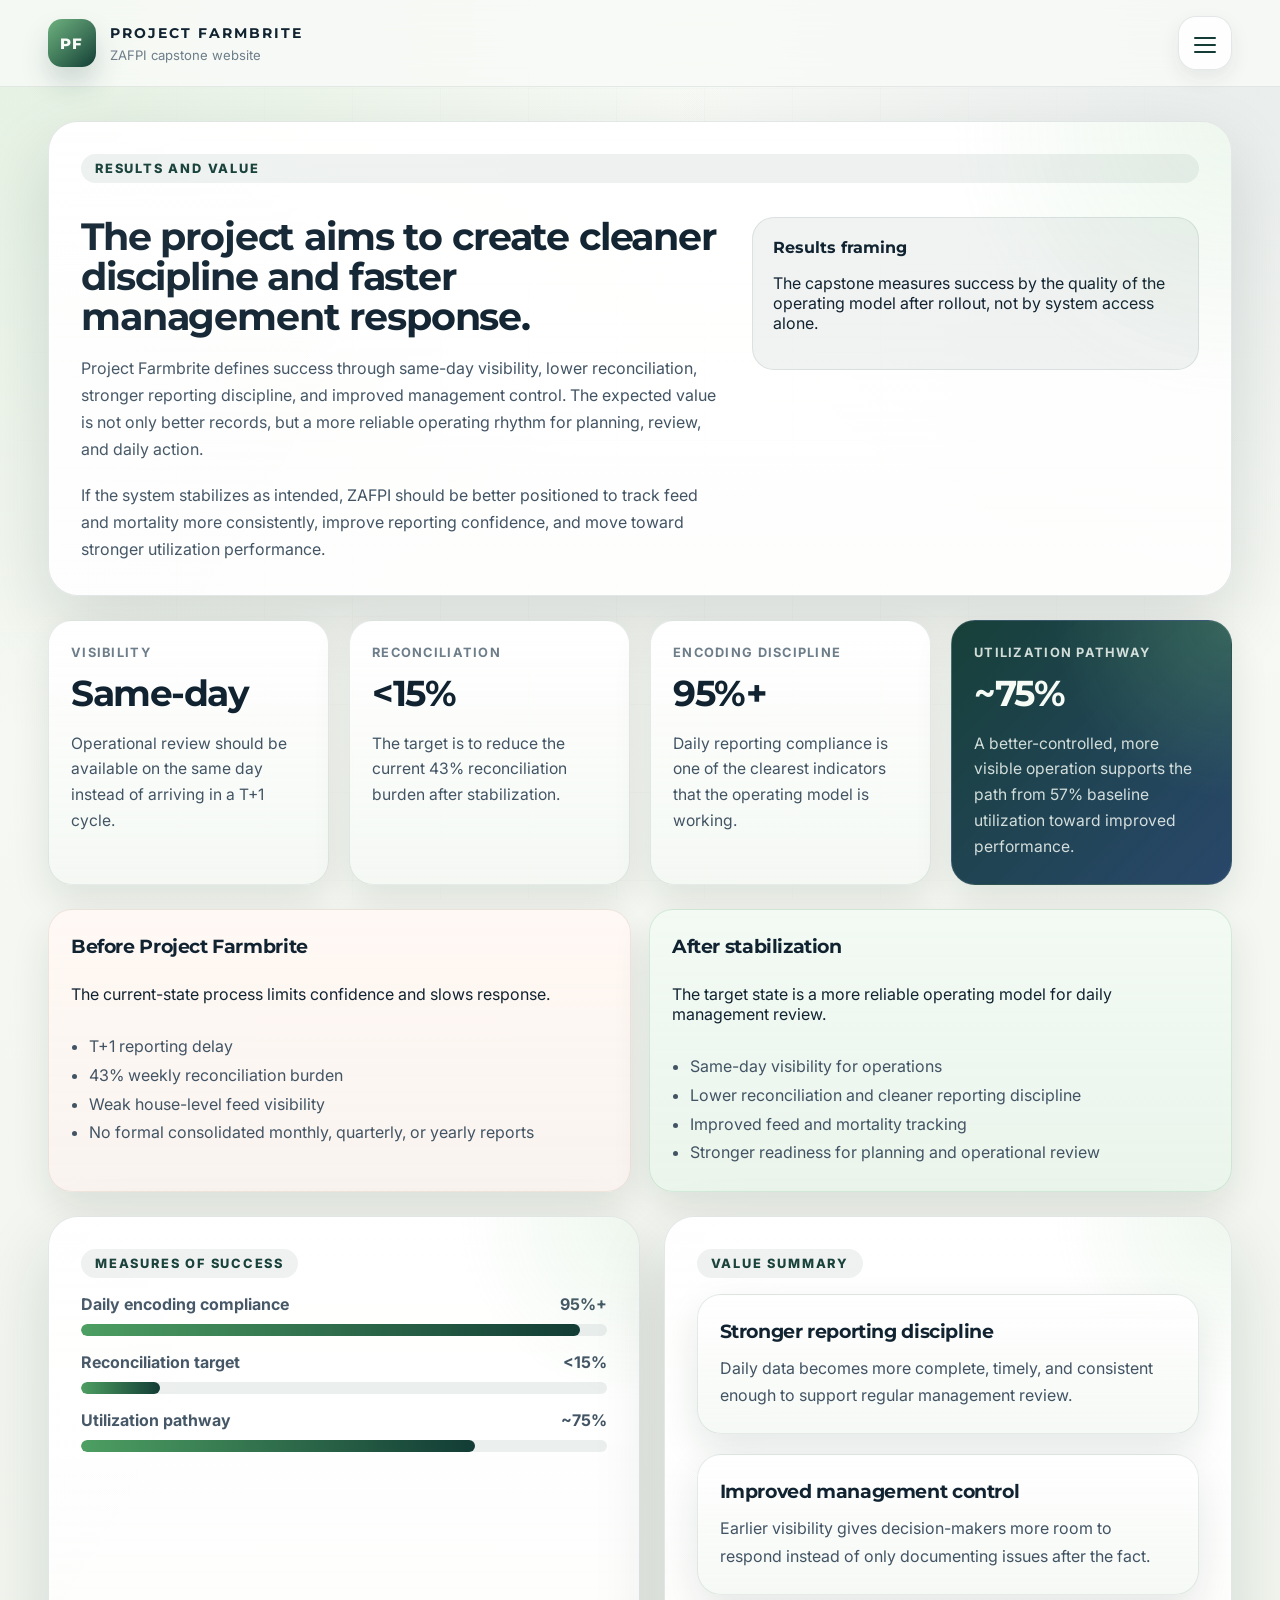
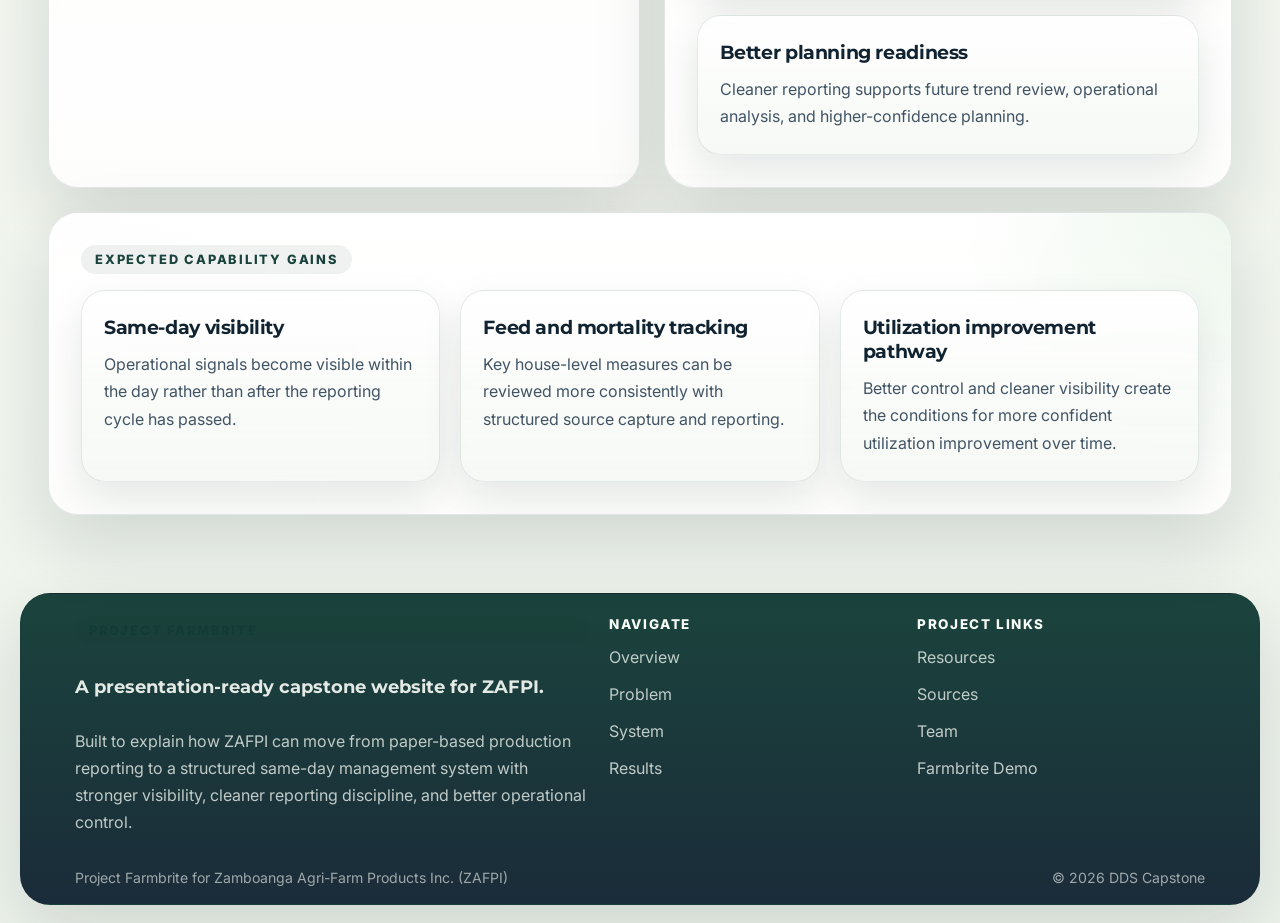
<file: results.html>
<!DOCTYPE html>
<html lang="en">
<head>
  <meta charset="UTF-8" />
  <meta name="viewport" content="width=device-width, initial-scale=1.0" />
  <title>Project Farmbrite | Results</title>
  <link rel="preconnect" href="https://fonts.googleapis.com" />
  <link rel="preconnect" href="https://fonts.gstatic.com" crossorigin />
  <link href="https://fonts.googleapis.com/css2?family=Inter:wght@400;500;600;700;800&family=Montserrat:wght@600;700;800;900&display=swap" rel="stylesheet" />
<!-- INLINE_SITE_CSS_START -->
<style>
:root {
  --bg: #f4f7f1;
  --bg-soft: #edf2eb;
  --surface: rgba(255, 255, 255, 0.82);
  --surface-strong: rgba(255, 255, 255, 0.94);
  --surface-tint: rgba(11, 39, 31, 0.05);
  --line: rgba(14, 44, 36, 0.11);
  --line-strong: rgba(14, 44, 36, 0.18);
  --text: #112331;
  --muted: #425464;
  --subtle: #6d7d89;
  --green-900: #123c35;
  --green-700: #24584a;
  --green-500: #4d9f62;
  --green-400: #73be74;
  --green-300: #a8d49f;
  --navy: #17385f;
  --gold: #dcc37e;
  --shadow-lg: 0 28px 72px rgba(14, 35, 33, 0.14);
  --shadow-md: 0 16px 38px rgba(14, 35, 33, 0.1);
  --shadow-sm: 0 8px 20px rgba(14, 35, 33, 0.08);
  --radius-xl: 30px;
  --radius-lg: 24px;
  --radius-md: 18px;
  --radius-sm: 12px;
  --max-width: 1240px;
  --nav-height: 86px;
  --transition: 260ms cubic-bezier(0.22, 0.61, 0.36, 1);
}

*,
*::before,
*::after {
  box-sizing: border-box;
}

html {
  scroll-behavior: smooth;
}

html,
body {
  margin: 0;
  padding: 0;
}

body {
  min-height: 100vh;
  font-family: "Inter", sans-serif;
  color: var(--text);
  background:
    radial-gradient(circle at top left, rgba(115, 190, 116, 0.16), transparent 26%),
    radial-gradient(circle at top right, rgba(23, 56, 95, 0.08), transparent 22%),
    linear-gradient(180deg, #f9fbf7 0%, var(--bg) 44%, #eef4ec 100%);
  overflow-x: hidden;
}

body::before {
  content: "";
  position: fixed;
  inset: 0;
  z-index: -2;
  opacity: 0.55;
  background-image:
    linear-gradient(rgba(18, 60, 53, 0.03) 1px, transparent 1px),
    linear-gradient(90deg, rgba(18, 60, 53, 0.03) 1px, transparent 1px);
  background-size: 88px 88px;
  mask-image: radial-gradient(circle at center, black 42%, transparent 88%);
}

img {
  display: block;
  max-width: 100%;
}

a {
  color: inherit;
  text-decoration: none;
}

button,
input,
textarea,
select {
  font: inherit;
}

.site-shell {
  min-height: 100vh;
  display: flex;
  flex-direction: column;
}

.topbar {
  position: sticky;
  top: 0;
  z-index: 110;
  border-bottom: 1px solid rgba(17, 35, 49, 0.08);
  background: rgba(248, 250, 246, 0.88);
  backdrop-filter: blur(18px);
  -webkit-backdrop-filter: blur(18px);
}

.topbar-inner,
.page-container,
.footer-inner {
  width: min(100%, var(--max-width));
  margin: 0 auto;
  padding-left: 28px;
  padding-right: 28px;
}

.topbar-inner {
  min-height: var(--nav-height);
  display: flex;
  align-items: center;
  justify-content: space-between;
  gap: 20px;
}

.brand {
  display: inline-flex;
  align-items: center;
  gap: 14px;
  min-width: 0;
}

.brand-mark {
  width: 48px;
  height: 48px;
  border-radius: 14px;
  display: grid;
  place-items: center;
  color: #f9fcf8;
  background:
    linear-gradient(145deg, rgba(255, 255, 255, 0.18), transparent),
    linear-gradient(135deg, var(--green-500), var(--green-900));
  box-shadow: 0 16px 28px rgba(18, 60, 53, 0.18);
  font-family: "Montserrat", sans-serif;
  font-size: 0.94rem;
  font-weight: 800;
  letter-spacing: 0.12em;
}

.brand-copy {
  min-width: 0;
}

.brand-copy strong,
.brand-copy span {
  display: block;
}

.brand-copy strong {
  font-family: "Montserrat", sans-serif;
  font-size: 0.88rem;
  letter-spacing: 0.14em;
  text-transform: uppercase;
}

.brand-copy span {
  margin-top: 5px;
  color: var(--subtle);
  font-size: 0.82rem;
}

.nav-shell {
  position: relative;
  margin-left: auto;
  display: flex;
  align-items: center;
  gap: 16px;
}

.nav-toggle {
  display: none;
  align-items: center;
  justify-content: center;
  width: 46px;
  height: 46px;
  border: 1px solid var(--line);
  border-radius: 14px;
  background: rgba(255, 255, 255, 0.76);
  color: var(--text);
  cursor: pointer;
  transition: transform var(--transition), border-color var(--transition), background var(--transition);
}

.nav-toggle:hover,
.nav-toggle:focus-visible {
  background: rgba(255, 255, 255, 0.98);
  border-color: var(--line-strong);
}

.nav-menu {
  display: flex;
  align-items: center;
  gap: 8px;
}

.nav-link,
.button,
.text-button,
.mini-button {
  transition:
    transform var(--transition),
    box-shadow var(--transition),
    border-color var(--transition),
    background var(--transition),
    color var(--transition);
}

.nav-link {
  display: inline-flex;
  align-items: center;
  justify-content: center;
  min-height: 44px;
  padding: 10px 16px;
  border-radius: 999px;
  color: var(--muted);
  border: 1px solid transparent;
  font-size: 0.94rem;
  font-weight: 600;
}

.nav-link:hover,
.nav-link:focus-visible,
.nav-link.is-active {
  color: var(--text);
  background: rgba(255, 255, 255, 0.72);
  border-color: rgba(18, 60, 53, 0.11);
  box-shadow: var(--shadow-sm);
}

.button,
.text-button,
.mini-button {
  display: inline-flex;
  align-items: center;
  justify-content: center;
  gap: 10px;
  min-height: 48px;
  padding: 12px 18px;
  border-radius: 999px;
  border: 1px solid var(--line);
  background: rgba(255, 255, 255, 0.72);
  color: var(--text);
  cursor: pointer;
  font-weight: 700;
}

.button:hover,
.button:focus-visible,
.text-button:hover,
.text-button:focus-visible,
.mini-button:hover,
.mini-button:focus-visible {
  transform: translateY(-1px);
  border-color: var(--line-strong);
  background: rgba(255, 255, 255, 0.98);
  box-shadow: var(--shadow-sm);
}

.button-primary {
  border: none;
  color: #fdfefc;
  background:
    linear-gradient(140deg, rgba(255, 255, 255, 0.18), transparent 32%),
    linear-gradient(135deg, var(--green-500), var(--green-900));
  box-shadow: 0 18px 36px rgba(18, 60, 53, 0.22);
}

.button-secondary {
  background: rgba(255, 255, 255, 0.86);
}

.text-button {
  min-height: auto;
  padding: 0;
  border: 0;
  background: transparent;
  color: var(--green-900);
  font-weight: 700;
  justify-content: flex-start;
  box-shadow: none;
}

.text-button:hover,
.text-button:focus-visible {
  transform: none;
  color: var(--navy);
  box-shadow: none;
}

.page-main {
  flex: 1;
  padding: 34px 0 68px;
}

.page-stack {
  display: grid;
  gap: 24px;
}

.section-shell,
.hero-shell,
.surface-card,
.simulation-shell {
  position: relative;
  overflow: hidden;
  border: 1px solid var(--line);
  border-radius: var(--radius-xl);
  background: linear-gradient(180deg, rgba(255, 255, 255, 0.96), rgba(255, 255, 255, 0.82));
  box-shadow: var(--shadow-lg);
}

.hero-shell,
.section-shell {
  padding: 32px;
}

.section-shell::before,
.hero-shell::before,
.simulation-shell::before {
  content: "";
  position: absolute;
  inset: 0;
  pointer-events: none;
  background:
    radial-gradient(circle at top right, rgba(115, 190, 116, 0.12), transparent 22%),
    linear-gradient(135deg, rgba(255, 255, 255, 0.05), transparent 48%);
}

.eyebrow,
.kicker {
  display: inline-flex;
  align-items: center;
  gap: 10px;
  margin-bottom: 16px;
  padding: 7px 14px;
  border-radius: 999px;
  background: rgba(18, 60, 53, 0.07);
  color: var(--green-900);
  font-size: 0.8rem;
  font-weight: 800;
  letter-spacing: 0.14em;
  text-transform: uppercase;
}

.display-title,
.page-title,
.section-title,
.hero-title,
.summary-title {
  margin: 0;
  font-family: "Montserrat", sans-serif;
  line-height: 1.04;
  letter-spacing: -0.03em;
}

.hero-title {
  max-width: 12ch;
  font-size: clamp(2.55rem, 5vw, 5.1rem);
}

.page-title {
  font-size: clamp(2.1rem, 3vw, 3.2rem);
}

.section-title,
.summary-title {
  font-size: clamp(1.45rem, 2vw, 2rem);
}

.lead,
.hero-copy p,
.section-copy,
.summary-copy,
.card p,
.surface-card p,
.detail-list p,
.resource-copy p {
  margin: 0;
  color: var(--muted);
  font-size: 1rem;
  line-height: 1.7;
}

.hero-copy,
.section-copy-stack {
  display: grid;
  gap: 18px;
}

.hero-copy {
  align-content: start;
}

.hero-copy > .button,
.hero-copy > .text-button {
  justify-self: start;
}

.hero-grid,
.split-grid,
.two-column-grid {
  display: grid;
  grid-template-columns: minmax(0, 1.02fr) minmax(340px, 0.98fr);
  gap: 24px;
  align-items: stretch;
}

.three-column-grid,
.stats-grid,
.card-grid,
.resource-grid,
.team-grid,
.mini-stat-grid,
.success-grid {
  display: grid;
  grid-template-columns: repeat(auto-fit, minmax(250px, 1fr));
  gap: 20px;
}

.four-column-grid,
.quick-stat-grid {
  display: grid;
  grid-template-columns: repeat(auto-fit, minmax(220px, 1fr));
  gap: 20px;
}

.surface-card,
.stat-card,
.metric-card,
.detail-card,
.resource-card,
.team-card,
.process-card,
.path-card,
.phase-card,
.logo-card,
.comparison-card,
.summary-band,
.evidence-card {
  padding: 24px 22px;
  border-radius: var(--radius-lg);
  border: 1px solid rgba(18, 60, 53, 0.1);
  background: linear-gradient(180deg, rgba(255, 255, 255, 0.96), rgba(244, 248, 243, 0.86));
  box-shadow: var(--shadow-md);
}

.surface-card,
.stat-card,
.metric-card,
.detail-card,
.resource-card,
.team-card,
.process-card,
.path-card,
.phase-card,
.logo-card,
.comparison-card,
.summary-band,
.evidence-card {
  display: grid;
  align-content: start;
  gap: 12px;
}

.surface-card:hover,
.stat-card:hover,
.metric-card:hover,
.detail-card:hover,
.resource-card:hover,
.team-card:hover,
.process-card:hover,
.path-card:hover,
.phase-card:hover,
.comparison-card:hover,
.summary-band:hover,
.evidence-card:hover {
  transform: translateY(-4px);
  box-shadow: 0 22px 52px rgba(14, 35, 33, 0.14);
}

.card-label,
.stat-label,
.mini-label,
.resource-label {
  display: block;
  color: var(--subtle);
  font-size: 0.8rem;
  font-weight: 700;
  letter-spacing: 0.1em;
  text-transform: uppercase;
}

.stat-value,
.metric-value,
.big-number {
  display: block;
  margin-top: 4px;
  font-family: "Montserrat", sans-serif;
  font-size: clamp(2rem, 2.8vw, 3.1rem);
  line-height: 0.96;
  letter-spacing: -0.04em;
  overflow-wrap: anywhere;
}

.stat-support,
.detail-note,
.metric-note {
  margin-top: 8px;
  color: var(--muted);
  font-size: 0.98rem;
  line-height: 1.65;
}

.stat-card.is-accent,
.summary-band.is-accent {
  background:
    radial-gradient(circle at top right, rgba(115, 190, 116, 0.28), transparent 46%),
    linear-gradient(135deg, rgba(18, 60, 53, 0.98), rgba(23, 56, 95, 0.92));
  border-color: rgba(255, 255, 255, 0.1);
  color: #f6fbf6;
}

.stat-card.is-accent .card-label,
.stat-card.is-accent .stat-support,
.summary-band.is-accent .card-label,
.summary-band.is-accent .stat-support {
  color: rgba(245, 251, 246, 0.84);
}

.hero-actions,
.button-row,
.mini-button-row {
  display: flex;
  flex-wrap: wrap;
  gap: 12px;
}

.hero-facts {
  display: flex;
  flex-wrap: wrap;
  gap: 10px;
}

.fact-pill,
.tag-pill {
  display: inline-flex;
  align-items: center;
  gap: 8px;
  min-height: 42px;
  padding: 9px 14px;
  border-radius: 999px;
  background: rgba(255, 255, 255, 0.82);
  border: 1px solid rgba(18, 60, 53, 0.12);
  box-shadow: var(--shadow-sm);
  color: var(--muted);
  font-size: 0.92rem;
  font-weight: 700;
}

.fact-pill strong,
.tag-pill strong {
  color: var(--green-900);
}

.brand-strip {
  display: grid;
  grid-template-columns: minmax(0, 1fr) minmax(0, 1fr);
  gap: 18px;
}

.logo-card img {
  width: 100%;
  height: 160px;
  object-fit: contain;
  padding: 18px;
  border-radius: 20px;
  background: rgba(255, 255, 255, 0.92);
  border: 1px solid rgba(18, 60, 53, 0.06);
}

.detail-list,
.detail-table,
.resource-list,
.source-list {
  width: 100%;
  border-collapse: collapse;
}

.detail-table th,
.detail-table td {
  padding: 16px 0;
  border-bottom: 1px solid rgba(18, 60, 53, 0.1);
  text-align: left;
  vertical-align: top;
}

.detail-table th {
  width: 34%;
  padding-right: 18px;
  color: var(--subtle);
  font-size: 0.86rem;
  text-transform: uppercase;
  letter-spacing: 0.1em;
}

.detail-table td {
  color: var(--muted);
  line-height: 1.7;
}

.comparison-grid {
  display: grid;
  grid-template-columns: repeat(2, minmax(0, 1fr));
  gap: 18px;
}

.comparison-card header,
.resource-card header,
.team-card header,
.phase-card header,
.process-card header {
  display: grid;
  gap: 10px;
}

.comparison-card h3,
.resource-card h3,
.team-card h3,
.phase-card h3,
.process-card h3,
.detail-card h3,
.surface-card h3,
.path-card h3 {
  margin: 0;
  font-family: "Montserrat", sans-serif;
  font-size: 1.2rem;
  letter-spacing: -0.02em;
}

.comparison-card ul,
.summary-band ul,
.phase-card ul,
.resource-card ul,
.source-card ul,
.team-card ul {
  margin: 0;
  padding-left: 18px;
  color: var(--muted);
  line-height: 1.8;
}

.comparison-card.before {
  background: linear-gradient(180deg, rgba(255, 248, 244, 0.94), rgba(250, 243, 239, 0.88));
  border-color: rgba(130, 94, 60, 0.12);
}

.comparison-card.after {
  background: linear-gradient(180deg, rgba(242, 250, 243, 0.98), rgba(233, 244, 235, 0.92));
  border-color: rgba(77, 159, 98, 0.18);
}

.progress-list {
  display: grid;
  gap: 16px;
}

.progress-item {
  display: grid;
  gap: 10px;
}

.progress-head {
  display: flex;
  justify-content: space-between;
  gap: 16px;
  color: var(--muted);
  font-weight: 700;
}

.progress-bar {
  position: relative;
  height: 12px;
  border-radius: 999px;
  overflow: hidden;
  background: rgba(18, 60, 53, 0.08);
}

.progress-bar span {
  position: absolute;
  inset: 0 auto 0 0;
  width: var(--fill, 50%);
  border-radius: inherit;
  background: linear-gradient(90deg, var(--green-500), var(--green-900));
}

.process-flow {
  display: grid;
  grid-template-columns: repeat(4, minmax(0, 1fr));
  gap: 18px;
}

.process-card {
  min-height: 100%;
}

.process-card::after {
  content: "";
  position: absolute;
  top: 50%;
  right: -18px;
  width: 18px;
  height: 2px;
  background: linear-gradient(90deg, rgba(18, 60, 53, 0.12), rgba(18, 60, 53, 0.36));
  transform: translateY(-50%);
}

.process-card:last-child::after {
  display: none;
}

.process-index,
.phase-index {
  display: inline-flex;
  align-items: center;
  justify-content: center;
  width: 38px;
  height: 38px;
  margin-bottom: 16px;
  border-radius: 50%;
  background: linear-gradient(135deg, var(--green-400), var(--green-900));
  color: #f6fbf6;
  font-family: "Montserrat", sans-serif;
  font-size: 0.82rem;
  font-weight: 800;
  letter-spacing: 0.08em;
}

.timeline-shell {
  padding: 34px;
}

.timeline-track {
  position: relative;
  display: grid;
  grid-template-columns: repeat(3, minmax(0, 1fr));
  gap: 22px;
  align-items: stretch;
}

.timeline-track::before {
  display: none;
}

.phase-card {
  min-height: 0;
  padding: 26px 22px 24px;
}

.phase-card h3 {
  font-size: clamp(1.22rem, 1.6vw, 1.6rem);
  line-height: 1.12;
  max-width: 12ch;
}

.phase-card p {
  margin: 0;
  color: var(--muted);
  font-size: 1rem;
  line-height: 1.7;
  max-width: 25ch;
}

.phase-card .phase-index {
  margin-bottom: 18px;
}

.resource-card,
.source-card,
.evidence-card {
  display: grid;
  gap: 12px;
}

.resource-meta,
.source-meta {
  display: inline-flex;
  align-items: center;
  gap: 8px;
  font-size: 0.82rem;
  color: var(--subtle);
  letter-spacing: 0.08em;
  text-transform: uppercase;
}

.placeholder-panel,
.image-placeholder,
.document-placeholder {
  min-height: 180px;
  border-radius: 20px;
  border: 1px dashed rgba(18, 60, 53, 0.18);
  background: linear-gradient(135deg, rgba(18, 60, 53, 0.04), rgba(23, 56, 95, 0.04));
  display: grid;
  place-items: center;
  padding: 20px;
  text-align: center;
  color: var(--subtle);
  line-height: 1.6;
}

.team-card {
  display: grid;
  gap: 16px;
  height: 100%;
}

.avatar-badge {
  width: 64px;
  height: 64px;
  border-radius: 18px;
  display: grid;
  place-items: center;
  color: #f6fbf6;
  background: linear-gradient(135deg, var(--green-500), var(--navy));
  font-family: "Montserrat", sans-serif;
  font-size: 1rem;
  font-weight: 800;
  letter-spacing: 0.08em;
  box-shadow: var(--shadow-sm);
}

.member-role {
  display: inline-flex;
  width: fit-content;
  padding: 7px 12px;
  border-radius: 999px;
  background: rgba(18, 60, 53, 0.08);
  color: var(--green-900);
  font-size: 0.8rem;
  font-weight: 800;
  letter-spacing: 0.1em;
  text-transform: uppercase;
}

.site-footer {
  padding: 0 0 30px;
}

.footer-inner {
  border: 1px solid var(--line);
  border-radius: var(--radius-xl);
  background: linear-gradient(180deg, rgba(18, 60, 53, 0.96), rgba(17, 35, 49, 0.96));
  box-shadow: var(--shadow-lg);
  color: rgba(245, 250, 245, 0.92);
}

.footer-grid {
  display: grid;
  grid-template-columns: minmax(0, 1.3fr) repeat(2, minmax(200px, 1fr));
  gap: 24px;
  padding: 28px;
}

.footer-brand {
  display: grid;
  gap: 14px;
}

.footer-title {
  margin: 0;
  font-family: "Montserrat", sans-serif;
  font-size: 1.35rem;
}

.footer-copy,
.footer-list a,
.footer-note {
  color: rgba(245, 250, 245, 0.76);
  line-height: 1.7;
}

.footer-heading {
  margin: 0 0 12px;
  color: #f6fbf6;
  font-size: 0.84rem;
  font-weight: 800;
  letter-spacing: 0.12em;
  text-transform: uppercase;
}

.footer-list {
  display: grid;
  gap: 10px;
}

.footer-list a:hover,
.footer-list a:focus-visible {
  color: #ffffff;
}

.footer-bottom {
  display: flex;
  justify-content: space-between;
  gap: 16px;
  padding: 0 28px 24px;
  color: rgba(245, 250, 245, 0.6);
  font-size: 0.88rem;
}

.reveal {
  opacity: 0;
  transform: translateY(22px);
  transition: opacity 620ms ease, transform 620ms ease;
}

.reveal.in-view {
  opacity: 1;
  transform: translateY(0);
}

.reveal-delay-1 {
  transition-delay: 90ms;
}

.reveal-delay-2 {
  transition-delay: 180ms;
}

.reveal-delay-3 {
  transition-delay: 270ms;
}

.page-home .page-main {
  padding-top: 22px;
}

.home-grid {
  display: grid;
  gap: 22px;
}

.home-hero {
  display: grid;
  grid-template-columns: minmax(0, 0.88fr) minmax(420px, 1.12fr);
  gap: 24px;
  align-items: stretch;
}

.home-copy-wrap {
  display: grid;
  gap: 20px;
}

.hero-lead {
  font-size: 1.08rem;
}

.positioning-line {
  padding: 18px 20px;
  border-radius: 22px;
  background: rgba(18, 60, 53, 0.07);
  border: 1px solid rgba(18, 60, 53, 0.1);
  color: var(--green-900);
  font-weight: 700;
  line-height: 1.7;
}

.simulation-shell {
  min-height: 620px;
  padding: 0;
}

.demo-stage {
  position: relative;
  min-height: 620px;
  isolation: isolate;
  overflow: hidden;
  background:
    radial-gradient(circle at 16% 20%, rgba(255, 215, 150, 0.42), transparent 16%),
    linear-gradient(180deg, #dbe7d2 0%, #f1eadb 36%, #efe5cf 64%, #dde7d6 100%);
}

.demo-stage::before {
  content: "";
  position: absolute;
  inset: 0;
  background:
    linear-gradient(180deg, rgba(7, 18, 13, 0.06), transparent 36%, rgba(7, 18, 13, 0.16) 100%),
    radial-gradient(circle at center, transparent 34%, rgba(7, 18, 13, 0.3) 112%);
  z-index: 2;
  pointer-events: none;
}

.canvas-container,
.fallback-scene {
  position: absolute;
  inset: 0;
}

.fallback-scene {
  display: grid;
  place-items: center;
  z-index: 0;
  padding: 28px;
}

.fallback-scene[hidden] {
  display: none;
}

.fallback-frame {
  width: min(100%, 480px);
  padding: 24px;
  border-radius: 26px;
  border: 1px solid rgba(18, 60, 53, 0.12);
  background: rgba(255, 255, 255, 0.74);
  backdrop-filter: blur(14px);
  box-shadow: var(--shadow-lg);
  display: grid;
  gap: 16px;
}

.fallback-topline {
  display: flex;
  justify-content: space-between;
  gap: 12px;
  color: var(--subtle);
  font-size: 0.85rem;
  font-weight: 700;
  letter-spacing: 0.08em;
  text-transform: uppercase;
}

.fallback-grid {
  display: grid;
  grid-template-columns: repeat(2, minmax(0, 1fr));
  gap: 12px;
}

.fallback-grid article,
.mini-panel {
  padding: 16px;
  border-radius: 18px;
  background: rgba(18, 60, 53, 0.06);
  border: 1px solid rgba(18, 60, 53, 0.08);
}

.fallback-grid strong,
.mini-panel strong {
  display: block;
  margin-bottom: 4px;
  font-family: "Montserrat", sans-serif;
}

.sim-overlay {
  position: relative;
  z-index: 3;
  height: 100%;
  padding: 24px;
  display: grid;
  grid-template-rows: auto 1fr auto;
  gap: 20px;
}

.sim-topbar,
.sim-controls,
.story-panel,
.sim-toast {
  transition: opacity var(--transition), transform var(--transition);
}

.demo-stage.is-focus .sim-topbar,
.demo-stage.is-focus .sim-controls,
.demo-stage.is-focus .sim-toast {
  opacity: 0.22;
}

.demo-stage.is-focus .story-panel {
  transform: translateY(-8px);
}

.sim-topbar {
  display: flex;
  justify-content: space-between;
  gap: 18px;
  align-items: flex-start;
}

.sim-brand-chip,
.sim-state-chip,
.signal-card,
.metric-chip {
  border: 1px solid rgba(255, 255, 255, 0.18);
  background: rgba(9, 22, 18, 0.56);
  box-shadow: var(--shadow-md);
  backdrop-filter: blur(18px);
}

.sim-brand-chip,
.sim-state-chip {
  padding: 14px 16px;
  border-radius: 18px;
  color: rgba(244, 250, 243, 0.92);
}

.sim-brand-chip strong,
.sim-state-chip strong {
  display: block;
  font-size: 0.84rem;
  letter-spacing: 0.12em;
  text-transform: uppercase;
}

.sim-brand-chip span,
.sim-state-chip span {
  display: block;
  margin-top: 6px;
  color: rgba(244, 250, 243, 0.72);
  font-size: 0.92rem;
}

.sim-layout {
  display: grid;
  grid-template-columns: minmax(0, 1fr) minmax(280px, 340px);
  gap: 20px;
  align-items: end;
}

.story-panel {
  align-self: center;
  max-width: 620px;
  display: grid;
  gap: 18px;
}

.story-lines {
  min-height: 174px;
}

.story-line {
  display: none;
  margin: 0;
  color: #f7fbf6;
  font-family: "Montserrat", sans-serif;
  font-size: clamp(2.25rem, 4vw, 4.1rem);
  line-height: 0.98;
  letter-spacing: -0.05em;
  text-wrap: balance;
}

.story-line.is-active {
  display: block;
  animation: storyFade 540ms ease;
}

@keyframes storyFade {
  from {
    opacity: 0;
    transform: translateY(10px);
  }

  to {
    opacity: 1;
    transform: translateY(0);
  }
}

.story-support {
  max-width: 48ch;
  color: rgba(244, 250, 243, 0.78);
  line-height: 1.75;
}

.sim-signals {
  display: grid;
  gap: 12px;
}

.signal-card {
  padding: 18px;
  border-radius: 22px;
  color: #f5fbf4;
}

.signal-head {
  display: flex;
  justify-content: space-between;
  gap: 16px;
  align-items: center;
  color: rgba(245, 251, 244, 0.72);
  font-size: 0.82rem;
  font-weight: 700;
  letter-spacing: 0.08em;
  text-transform: uppercase;
}

.live-dot {
  width: 8px;
  height: 8px;
  border-radius: 50%;
  background: #8cf3aa;
  box-shadow: 0 0 0 10px rgba(140, 243, 170, 0.12);
}

.signal-value {
  margin: 12px 0 8px;
  font-family: "Montserrat", sans-serif;
  font-size: 2rem;
  line-height: 1;
  letter-spacing: -0.04em;
}

.signal-copy {
  color: rgba(245, 251, 244, 0.78);
  line-height: 1.6;
}

.signal-meta {
  display: flex;
  flex-wrap: wrap;
  gap: 12px;
  margin-top: 12px;
  color: rgba(245, 251, 244, 0.7);
  font-size: 0.9rem;
}

.sim-bottom {
  display: grid;
  grid-template-columns: minmax(0, 1fr) minmax(280px, 380px);
  gap: 20px;
  align-items: end;
}

.sim-controls {
  display: flex;
  flex-wrap: wrap;
  gap: 12px;
  align-items: center;
}

.instruction-chip {
  padding: 12px 16px;
  border-radius: 999px;
  border: 1px solid rgba(255, 255, 255, 0.18);
  background: rgba(9, 22, 18, 0.54);
  color: rgba(245, 251, 244, 0.86);
  font-size: 0.84rem;
  font-weight: 700;
  letter-spacing: 0.08em;
  text-transform: uppercase;
}

.dashboard-panel {
  padding: 18px;
  border-radius: 28px;
  border: 1px solid rgba(255, 255, 255, 0.16);
  background: linear-gradient(180deg, rgba(11, 21, 27, 0.82), rgba(14, 35, 33, 0.78));
  box-shadow: 0 24px 54px rgba(7, 18, 13, 0.3);
  color: #eff7ef;
  backdrop-filter: blur(18px);
}

.dashboard-header {
  display: flex;
  justify-content: space-between;
  gap: 12px;
  align-items: start;
}

.dashboard-title {
  margin: 0;
  font-family: "Montserrat", sans-serif;
  font-size: 1.1rem;
}

.dashboard-subtitle,
.dashboard-time {
  color: rgba(239, 247, 239, 0.68);
  font-size: 0.86rem;
}

.dashboard-grid {
  display: grid;
  grid-template-columns: 112px minmax(0, 1fr);
  gap: 16px;
  margin-top: 18px;
}

.ring-card {
  display: grid;
  gap: 10px;
  align-content: start;
}

.ring-visual {
  --ring-fill: 95;
  width: 100px;
  height: 100px;
  border-radius: 50%;
  display: grid;
  place-items: center;
  background:
    radial-gradient(circle at center, rgba(14, 35, 33, 0.96) 58%, transparent 60%),
    conic-gradient(#8ae18f calc(var(--ring-fill) * 1%), rgba(255, 255, 255, 0.08) 0);
}

.ring-visual strong {
  font-family: "Montserrat", sans-serif;
  font-size: 1.2rem;
}

.dashboard-mini-grid {
  display: grid;
  grid-template-columns: repeat(2, minmax(0, 1fr));
  gap: 10px;
}

.dashboard-mini-card {
  padding: 14px;
  border-radius: 18px;
  background: rgba(255, 255, 255, 0.06);
  border: 1px solid rgba(255, 255, 255, 0.08);
}

.dashboard-mini-card label {
  display: block;
  color: rgba(239, 247, 239, 0.62);
  font-size: 0.74rem;
  font-weight: 700;
  letter-spacing: 0.08em;
  text-transform: uppercase;
}

.dashboard-mini-card strong {
  display: block;
  margin-top: 8px;
  font-family: "Montserrat", sans-serif;
  font-size: 1.14rem;
}

.dashboard-progress {
  display: grid;
  gap: 12px;
  margin-top: 16px;
}

.dashboard-progress-item {
  display: grid;
  gap: 8px;
}

.dashboard-progress-head {
  display: flex;
  justify-content: space-between;
  gap: 12px;
  font-size: 0.84rem;
  color: rgba(239, 247, 239, 0.7);
}

.dashboard-progress-bar {
  height: 10px;
  border-radius: 999px;
  overflow: hidden;
  background: rgba(255, 255, 255, 0.08);
}

.dashboard-progress-bar span {
  display: block;
  height: 100%;
  width: var(--fill, 50%);
  border-radius: inherit;
  background: linear-gradient(90deg, #8ae18f, #4d9f62);
}

.sim-toast {
  position: absolute;
  left: 24px;
  bottom: 24px;
  max-width: 280px;
  padding: 14px 16px;
  border-radius: 18px;
  border: 1px solid rgba(255, 255, 255, 0.16);
  background: rgba(11, 21, 27, 0.74);
  color: rgba(245, 251, 244, 0.86);
  box-shadow: var(--shadow-md);
  backdrop-filter: blur(16px);
  opacity: 0;
  transform: translateY(8px);
  transition: opacity 240ms ease, transform 240ms ease;
  z-index: 4;
}

.sim-toast.is-visible {
  opacity: 1;
  transform: translateY(0);
}

.sim-toast strong {
  display: block;
  margin-bottom: 4px;
}

.home-summary-grid,
.home-path-grid {
  display: grid;
  grid-template-columns: repeat(2, minmax(0, 1fr));
  gap: 22px;
}

.summary-band {
  display: grid;
  gap: 20px;
}

.summary-band .quick-stat-grid {
  margin-top: 6px;
  align-items: stretch;
}

.summary-band .surface-card,
.summary-band .stat-card {
  box-shadow: none;
}

.quote-strip {
  padding: 22px 24px;
  border-radius: var(--radius-lg);
  background: rgba(18, 60, 53, 0.06);
  border: 1px solid rgba(18, 60, 53, 0.1);
  color: var(--green-900);
  font-size: 1.04rem;
  font-weight: 700;
  line-height: 1.8;
}

.page-hero-band {
  display: grid;
  gap: 18px;
}

.page-intro-grid {
  display: grid;
  grid-template-columns: minmax(0, 1.18fr) minmax(360px, 0.82fr);
  gap: 28px;
  align-items: start;
}

.mini-stat-grid {
  align-self: start;
}

.mini-stat-grid .surface-card {
  min-height: 100%;
}

.quick-stat-grid .stat-card {
  min-height: 260px;
}

.quick-stat-grid .stat-value {
  font-size: clamp(2.1rem, 3.2vw, 3.4rem);
}

.callout-card {
  padding: 20px;
  border-radius: 22px;
  background: rgba(18, 60, 53, 0.06);
  border: 1px solid rgba(18, 60, 53, 0.1);
}

.callout-card strong {
  display: block;
  margin-bottom: 8px;
  font-family: "Montserrat", sans-serif;
}

.source-card {
  padding: 22px;
  border-radius: var(--radius-lg);
  border: 1px solid rgba(18, 60, 53, 0.1);
  background: rgba(255, 255, 255, 0.9);
  box-shadow: var(--shadow-md);
}

.source-card h3 {
  margin: 0 0 10px;
  font-family: "Montserrat", sans-serif;
  font-size: 1.15rem;
}

.source-card p {
  margin: 0;
  color: var(--muted);
  line-height: 1.7;
}

@media (max-width: 1180px) {
  .home-hero,
  .hero-grid,
  .split-grid,
  .two-column-grid,
  .page-intro-grid {
    grid-template-columns: 1fr;
  }

  .timeline-track {
    grid-template-columns: repeat(2, minmax(0, 1fr));
  }

  .three-column-grid,
  .stats-grid,
  .card-grid,
  .resource-grid,
  .team-grid,
  .mini-stat-grid,
  .success-grid {
    grid-template-columns: repeat(2, minmax(0, 1fr));
  }

  .four-column-grid,
  .quick-stat-grid,
  .process-flow {
    grid-template-columns: repeat(2, minmax(0, 1fr));
  }

  .process-card::after {
    display: none;
  }

  .sim-layout,
  .sim-bottom,
  .home-summary-grid,
  .home-path-grid,
  .brand-strip {
    grid-template-columns: 1fr;
  }
}

@media (max-width: 900px) {
  .topbar-inner,
  .page-container,
  .footer-inner {
    padding-left: 18px;
    padding-right: 18px;
  }

  .topbar-inner {
    min-height: 78px;
    flex-wrap: wrap;
  }

  .nav-toggle {
    display: inline-flex;
  }

  .nav-shell {
    margin-left: 0;
    width: 100%;
    justify-content: space-between;
  }

  .nav-menu {
    position: absolute;
    top: calc(100% + 10px);
    left: 18px;
    right: 18px;
    z-index: 120;
    display: grid;
    gap: 8px;
    padding: 14px;
    border-radius: 24px;
    border: 1px solid var(--line);
    background: rgba(248, 250, 246, 0.98);
    box-shadow: var(--shadow-lg);
    opacity: 0;
    visibility: hidden;
    transform: translateY(-8px);
    transition: opacity var(--transition), visibility var(--transition), transform var(--transition);
  }

  .nav-menu.is-open {
    opacity: 1;
    visibility: visible;
    transform: translateY(0);
  }

  .nav-link,
  .button.nav-cta {
    width: 100%;
    justify-content: center;
  }

  .button.nav-cta {
    margin-left: auto;
  }

  .hero-shell,
  .section-shell {
    padding: 24px;
  }

  .simulation-shell,
  .demo-stage {
    min-height: 760px;
  }

  .sim-overlay {
    padding: 18px;
  }

  .dashboard-grid {
    grid-template-columns: 1fr;
  }
}

@media (max-width: 700px) {
  .hero-title {
    font-size: clamp(2.2rem, 12vw, 3.25rem);
    max-width: 11ch;
  }

  .page-title {
    font-size: clamp(1.8rem, 8vw, 2.5rem);
  }

  .three-column-grid,
  .stats-grid,
  .card-grid,
  .resource-grid,
  .team-grid,
  .mini-stat-grid,
  .success-grid,
  .four-column-grid,
  .quick-stat-grid,
  .comparison-grid,
  .process-flow,
  .timeline-track,
  .fallback-grid {
    grid-template-columns: 1fr;
  }

  .detail-table th,
  .detail-table td {
    display: block;
    width: 100%;
  }

  .detail-table th {
    padding-bottom: 8px;
  }

  .footer-grid,
  .footer-bottom {
    grid-template-columns: 1fr;
    display: grid;
  }

  .footer-bottom {
    padding-top: 0;
  }

  .story-line {
    font-size: clamp(2rem, 10vw, 3rem);
  }
}

@media (prefers-reduced-motion: reduce) {
  html {
    scroll-behavior: auto;
  }

  *,
  *::before,
  *::after {
    animation-duration: 1ms !important;
    animation-iteration-count: 1 !important;
    transition-duration: 1ms !important;
    scroll-behavior: auto !important;
  }

  .reveal,
  .reveal.in-view {
    opacity: 1;
    transform: none;
  }
}

/* Premium nav + landing stage overrides */
.nav-shell {
  gap: 12px;
}

.nav-toggle {
  display: inline-flex;
  position: relative;
  width: 54px;
  height: 54px;
  padding: 0;
  font-size: 0;
  color: transparent;
  border-radius: 18px;
  background: rgba(255, 255, 255, 0.92);
  box-shadow: var(--shadow-sm);
}

.nav-toggle::before,
.nav-toggle::after {
  content: "";
  position: absolute;
  left: 15px;
  width: 22px;
  height: 2px;
  border-radius: 999px;
  background: var(--green-900);
  transition: transform 240ms ease, box-shadow 240ms ease, opacity 240ms ease;
}

.nav-toggle::before {
  top: 20px;
  box-shadow: 0 7px 0 0 var(--green-900);
}

.nav-toggle::after {
  top: 34px;
}

.nav-toggle.is-open::before {
  top: 25px;
  transform: rotate(45deg);
  box-shadow: none;
}

.nav-toggle.is-open::after {
  top: 25px;
  transform: rotate(-45deg);
}

.nav-menu {
  position: absolute;
  top: calc(100% + 14px);
  right: 0;
  z-index: 130;
  min-width: 290px;
  padding: 14px;
  border-radius: 26px;
  border: 1px solid rgba(18, 60, 53, 0.1);
  background: rgba(248, 250, 246, 0.96);
  box-shadow: 0 22px 54px rgba(14, 35, 33, 0.18);
  backdrop-filter: blur(18px);
  -webkit-backdrop-filter: blur(18px);
  display: grid;
  gap: 8px;
  opacity: 0;
  visibility: hidden;
  transform: translateY(-10px) scale(0.98);
  transform-origin: top right;
  transition: opacity 240ms ease, visibility 240ms ease, transform 240ms ease;
}

.nav-menu.is-open {
  opacity: 1;
  visibility: visible;
  transform: translateY(0) scale(1);
}

.nav-menu .nav-link {
  width: 100%;
  min-height: 48px;
  justify-content: flex-start;
  padding: 12px 16px;
  border-radius: 16px;
}

.nav-link--cta {
  width: 100%;
  justify-content: center;
  margin-top: 8px;
}

.nav-cta {
  display: none !important;
}

.site-footer {
  padding: 10px 0 18px;
}

.footer-grid {
  gap: 20px;
  padding: 22px 26px 16px;
  grid-template-columns: minmax(0, 1.25fr) repeat(2, minmax(170px, 0.7fr));
}

.footer-title {
  font-size: 1.15rem;
}

.footer-bottom {
  padding: 0 26px 18px;
}

.page-home .page-main {
  padding: 16px 0 34px;
}

.page-home .page-container {
  width: min(100%, 1380px);
}

.home-stage-shell {
  min-height: calc(100vh - var(--nav-height) - 22px);
}

.home-stage-shell::before {
  display: none;
}

.demo-stage--full {
  min-height: calc(100vh - var(--nav-height) - 22px);
  background:
    radial-gradient(circle at 12% 18%, rgba(255, 235, 182, 0.58), transparent 16%),
    linear-gradient(180deg, #dfe8da 0%, #efead9 42%, #d8e3d8 100%);
}

.demo-stage--full::before {
  background:
    linear-gradient(180deg, rgba(9, 18, 14, 0.04), rgba(9, 18, 14, 0.14) 100%),
    radial-gradient(circle at center, transparent 28%, rgba(9, 18, 14, 0.16) 108%);
}

.scene-layer {
  position: absolute;
  inset: 0;
  overflow: hidden;
}

.scene-grid {
  position: absolute;
  inset: 0;
  opacity: 0.26;
  background-image:
    linear-gradient(rgba(18, 60, 53, 0.06) 1px, transparent 1px),
    linear-gradient(90deg, rgba(18, 60, 53, 0.06) 1px, transparent 1px);
  background-size: 112px 112px;
}

.scene-sun,
.scene-glow {
  position: absolute;
  border-radius: 50%;
  filter: blur(2px);
}

.scene-sun {
  top: 9%;
  left: 13%;
  width: 150px;
  height: 150px;
  background: radial-gradient(circle, rgba(255, 246, 201, 0.95), rgba(248, 215, 116, 0.18) 72%, transparent 74%);
  box-shadow: 0 0 120px rgba(248, 215, 116, 0.3);
}

.scene-glow {
  right: 12%;
  bottom: 18%;
  width: 380px;
  height: 220px;
  background: radial-gradient(circle, rgba(255, 246, 201, 0.3), transparent 68%);
  filter: blur(26px);
}

.scene-farmline {
  position: absolute;
  left: 7%;
  right: 15%;
  bottom: 27%;
  display: flex;
  align-items: end;
  gap: 18px;
}

.farm-house {
  flex: 1;
  min-height: 54px;
  border-radius: 16px 16px 8px 8px;
  background: linear-gradient(180deg, rgba(29, 72, 62, 0.9), rgba(20, 50, 44, 0.92));
  box-shadow: 0 16px 32px rgba(20, 50, 44, 0.18);
  position: relative;
}

.farm-house::before {
  content: "";
  position: absolute;
  left: 8%;
  right: 8%;
  top: -18px;
  height: 26px;
  border-radius: 999px 999px 0 0;
  background: linear-gradient(180deg, rgba(24, 49, 71, 0.94), rgba(24, 49, 71, 0.72));
}

.house-wide {
  min-height: 70px;
}

.house-mid {
  min-height: 56px;
}

.house-tall {
  min-height: 84px;
}

.scene-silo {
  position: absolute;
  right: 15%;
  bottom: 28%;
  width: 62px;
  height: 150px;
  border-radius: 999px 999px 22px 22px;
  background: linear-gradient(180deg, rgba(210, 220, 225, 0.94), rgba(160, 172, 179, 0.98));
  box-shadow: 0 16px 32px rgba(52, 62, 68, 0.18);
}

.scene-silo::before {
  content: "";
  position: absolute;
  inset: -24px 0 auto;
  height: 44px;
  border-radius: 50%;
  background: linear-gradient(180deg, rgba(222, 231, 235, 0.96), rgba(168, 178, 185, 0.92));
}

.scene-belt {
  position: absolute;
  left: 10%;
  right: 18%;
  bottom: 11%;
  height: 110px;
  border-radius: 999px;
}

.scene-belt-track,
.scene-belt-rail,
.scene-belt-glow,
.egg-stream {
  position: absolute;
}

.scene-belt-track {
  inset: 20px 0 0;
  border-radius: 999px;
  background:
    linear-gradient(180deg, rgba(50, 56, 63, 0.96), rgba(32, 38, 43, 0.96)),
    repeating-linear-gradient(90deg, rgba(255, 255, 255, 0.08) 0 18px, transparent 18px 42px);
  box-shadow: inset 0 1px 0 rgba(255, 255, 255, 0.08), 0 24px 44px rgba(19, 30, 26, 0.22);
  overflow: hidden;
}

.scene-belt-track::after {
  content: "";
  position: absolute;
  inset: 0;
  opacity: 0.35;
  background: repeating-linear-gradient(90deg, rgba(255, 255, 255, 0.14) 0 20px, transparent 20px 56px);
  transform: translateX(calc(var(--belt-shift, 0px) * -1));
}

.scene-belt-rail {
  top: 6px;
  width: 100%;
  height: 10px;
  border-radius: 999px;
  background: linear-gradient(90deg, rgba(183, 193, 199, 0.96), rgba(144, 154, 160, 0.96));
}

.scene-belt-rail--left {
  left: 0;
}

.scene-belt-rail--right {
  top: auto;
  bottom: -6px;
}

.scene-belt-glow {
  inset: auto 4% -12px;
  height: 30px;
  border-radius: 50%;
  background: radial-gradient(circle, rgba(248, 215, 116, 0.24), transparent 70%);
  filter: blur(18px);
}

.egg-stream {
  inset: 0 6% 0 6%;
  overflow: hidden;
}

.sim-egg {
  position: absolute;
  left: 0;
  top: 18px;
  width: 36px;
  height: 48px;
  border-radius: 50% 50% 48% 48%;
  box-shadow: 0 12px 20px rgba(18, 24, 27, 0.18);
  will-change: transform;
}

.egg--light {
  background: radial-gradient(circle at 35% 30%, #fffdf5, #f0e4ce 68%);
}

.egg--tan {
  background: radial-gradient(circle at 35% 30%, #fae8cf, #d7b28a 70%);
}

.egg--speckled {
  background:
    radial-gradient(circle at 35% 30%, #f6efe0, #d8ceb8 70%),
    radial-gradient(circle at 30% 50%, rgba(108, 86, 63, 0.3) 0 2px, transparent 2px),
    radial-gradient(circle at 65% 28%, rgba(108, 86, 63, 0.22) 0 1.5px, transparent 1.5px);
}

.egg--alert {
  background: radial-gradient(circle at 35% 30%, #f2cabf, #bf7d6d 72%);
}

.sim-overlay--landing {
  padding: clamp(20px, 2vw, 32px);
  gap: 22px;
}

.sim-hero-grid {
  display: grid;
  grid-template-columns: minmax(350px, 0.82fr) minmax(300px, 0.76fr);
  gap: 28px;
  align-items: center;
}

.hero-floating-card {
  padding: 28px;
  border-radius: 30px;
  border: 1px solid rgba(255, 255, 255, 0.22);
  background: rgba(249, 251, 247, 0.88);
  box-shadow: 0 26px 56px rgba(14, 35, 33, 0.14);
  backdrop-filter: blur(18px);
}

.hero-title--home {
  max-width: 8ch;
  font-size: clamp(3.4rem, 8vw, 6.3rem);
  color: #1a2538;
}

.story-panel--landing {
  max-width: 540px;
  justify-self: end;
  align-self: center;
  padding: 18px 0 0;
}

.story-panel--landing .story-line {
  color: rgba(250, 252, 247, 0.96);
  font-size: clamp(2.9rem, 7vw, 5.2rem);
  text-shadow: 0 18px 40px rgba(13, 26, 21, 0.18);
}

.story-support {
  max-width: 44ch;
}

.team-presence {
  margin-top: 18px;
  padding: 16px 18px;
  border-radius: 22px;
  border: 1px solid rgba(255, 255, 255, 0.18);
  background: rgba(9, 22, 18, 0.44);
  color: rgba(244, 250, 243, 0.84);
  backdrop-filter: blur(14px);
}

.team-presence-label {
  display: inline-flex;
  margin-bottom: 8px;
  color: rgba(244, 250, 243, 0.64);
  font-size: 0.8rem;
  font-weight: 800;
  letter-spacing: 0.12em;
  text-transform: uppercase;
}

.team-presence p {
  margin: 0;
  line-height: 1.7;
}

.sim-bottom--landing {
  grid-template-columns: minmax(0, 0.74fr) minmax(360px, 0.82fr);
  align-items: end;
}

.sim-control-deck {
  display: grid;
  gap: 16px;
  align-self: end;
}

.dashboard-panel--landing {
  justify-self: end;
  width: min(100%, 510px);
  background: linear-gradient(180deg, rgba(12, 23, 29, 0.9), rgba(17, 36, 32, 0.84));
}

.signal-card--compact {
  max-width: 360px;
}

.signal-value--compact {
  font-size: clamp(1.8rem, 3vw, 3rem);
}

.sim-floating-panels {
  position: absolute;
  right: clamp(18px, 3vw, 32px);
  bottom: clamp(140px, 20vh, 210px);
  z-index: 4;
  display: grid;
  gap: 14px;
}

.sim-topbar,
.story-panel,
.hero-floating-card,
.signal-card,
.dashboard-panel,
.instruction-chip,
.team-presence {
  transition: transform 260ms ease, opacity 260ms ease, box-shadow 260ms ease;
}

.demo-stage.is-focus .hero-floating-card,
.demo-stage.is-focus .sim-topbar,
.demo-stage.is-focus .sim-control-deck,
.demo-stage.is-focus .team-presence {
  opacity: 0.28;
}

.demo-stage.is-active .dashboard-panel,
.demo-stage.is-active .signal-card {
  box-shadow: 0 26px 56px rgba(10, 22, 18, 0.3);
}

.home-team-section {
  display: grid;
  gap: 22px;
}

.home-team-header {
  display: flex;
  align-items: end;
  justify-content: space-between;
  gap: 18px;
}

.team-rail {
  display: grid;
  grid-template-columns: repeat(5, minmax(0, 1fr));
  gap: 16px;
}

.team-chip-card {
  padding: 18px;
  border-radius: 22px;
  border: 1px solid rgba(18, 60, 53, 0.1);
  background: linear-gradient(180deg, rgba(255, 255, 255, 0.96), rgba(244, 248, 243, 0.88));
  box-shadow: var(--shadow-sm);
  display: grid;
  gap: 12px;
}

.team-chip-card strong {
  font-family: "Montserrat", sans-serif;
  font-size: 0.98rem;
}

@keyframes stageFloat {
  from {
    transform: translateY(0px);
  }

  50% {
    transform: translateY(-8px);
  }

  to {
    transform: translateY(0px);
  }
}

@keyframes glowDrift {
  from {
    transform: translate3d(0, 0, 0) scale(1);
  }

  50% {
    transform: translate3d(14px, -10px, 0) scale(1.04);
  }

  to {
    transform: translate3d(0, 0, 0) scale(1);
  }
}

.scene-sun {
  animation: glowDrift 9s ease-in-out infinite;
}

.scene-glow {
  animation: glowDrift 11s ease-in-out infinite reverse;
}

.story-panel--landing,
.dashboard-panel--landing {
  animation: stageFloat 8s ease-in-out infinite;
}

@media (max-width: 1180px) {
  .sim-hero-grid,
  .sim-bottom--landing,
  .home-team-header {
    grid-template-columns: 1fr;
    display: grid;
  }

  .story-panel--landing,
  .dashboard-panel--landing {
    justify-self: stretch;
    max-width: none;
  }

  .sim-floating-panels {
    position: static;
    grid-template-columns: repeat(2, minmax(0, 1fr));
  }

  .team-rail {
    grid-template-columns: repeat(3, minmax(0, 1fr));
  }
}

@media (max-width: 900px) {
  .nav-menu {
    right: 0;
    left: auto;
    width: min(320px, calc(100vw - 36px));
  }

  .home-stage-shell,
  .demo-stage--full {
    min-height: 880px;
  }

  .scene-belt {
    left: 6%;
    right: 8%;
    bottom: 14%;
  }

  .sim-overlay--landing {
    padding: 18px;
  }

  .hero-title--home {
    font-size: clamp(2.8rem, 10vw, 4.6rem);
  }

  .sim-floating-panels {
    grid-template-columns: 1fr;
  }

  .team-rail {
    grid-template-columns: repeat(2, minmax(0, 1fr));
  }
}

@media (max-width: 700px) {
  .topbar-inner {
    padding-right: 18px;
  }

  .brand-copy span {
    display: none;
  }

  .home-stage-shell,
  .demo-stage--full {
    min-height: 980px;
  }

  .scene-farmline {
    left: 5%;
    right: 5%;
    bottom: 31%;
    gap: 10px;
  }

  .scene-silo {
    right: 7%;
    bottom: 33%;
    transform: scale(0.82);
  }

  .scene-belt {
    left: 4%;
    right: 4%;
    bottom: 16%;
    height: 92px;
  }

  .hero-floating-card {
    padding: 22px;
  }

  .signal-card--compact {
    max-width: none;
  }

  .home-team-header {
    gap: 14px;
  }

  .team-rail {
    grid-template-columns: 1fr;
  }
}

@media (prefers-reduced-motion: reduce) {
  .scene-sun,
  .scene-glow,
  .story-panel--landing,
  .dashboard-panel--landing {
    animation: none;
  }
}

/* Homepage simulation layout v3 */
.demo-stage--full {
  min-height: max(980px, calc(100vh - var(--nav-height) - 18px));
}

.scene-sort-markers {
  display: none;
}

.scene-belt {
  left: 12%;
  right: 24%;
  bottom: 9%;
  height: 138px;
  z-index: 1;
}

.scene-belt-track {
  inset: 28px 0 0;
}

.scene-farmline {
  left: 10%;
  right: 28%;
  bottom: 34%;
  gap: 20px;
}

.scene-silo {
  right: 22%;
  bottom: 35%;
}

.egg-stream {
  inset: 0 4% 0 4%;
}

.sim-egg {
  top: 24px;
  box-shadow:
    0 14px 22px rgba(18, 24, 27, 0.16),
    inset 0 2px 5px rgba(255, 255, 255, 0.45);
}

.sim-egg::before {
  content: "";
  position: absolute;
  inset: 12% 18% 42% 24%;
  border-radius: 50%;
  background: radial-gradient(circle, rgba(255, 255, 255, 0.62), transparent 72%);
  opacity: 0.88;
}

.egg--jumbo {
  background: radial-gradient(circle at 35% 28%, #fffef9, #f0dfbd 70%);
}

.egg--large {
  background: radial-gradient(circle at 35% 30%, #f7edd9, #ddbe90 70%);
}

.egg--medium {
  background:
    radial-gradient(circle at 35% 30%, #f5f0e4, #d9d2be 70%),
    radial-gradient(circle at 26% 54%, rgba(104, 86, 62, 0.28) 0 2px, transparent 2px),
    radial-gradient(circle at 66% 30%, rgba(104, 86, 62, 0.22) 0 1.5px, transparent 1.5px);
}

.egg--small {
  background: radial-gradient(circle at 35% 28%, #fbf7ea, #ded8c2 72%);
}

.egg--exception {
  background: radial-gradient(circle at 35% 30%, #f6d2c6, #c77b6f 72%);
}

.sim-overlay--landing {
  grid-template-rows: auto auto 1fr auto;
  padding: clamp(26px, 2vw, 34px);
  gap: 22px;
}

.sim-stage-grid {
  display: grid;
  grid-template-columns: minmax(320px, 420px) minmax(280px, 1fr) minmax(320px, 380px);
  gap: 24px;
  align-items: start;
  margin-top: 8px;
  position: relative;
  z-index: 3;
}

.hero-floating-card--stage {
  max-width: 420px;
}

.scene-story-panel {
  display: grid;
  gap: 18px;
  align-self: start;
  justify-self: center;
  max-width: 520px;
  padding-top: 44px;
}

.scene-story-copy {
  display: grid;
  gap: 18px;
  max-width: 460px;
}

.scene-story-panel .story-line {
  margin: 0;
  font-size: clamp(2.6rem, 5.2vw, 4.95rem);
  line-height: 0.92;
  color: rgba(251, 252, 247, 0.94);
  text-shadow: 0 12px 26px rgba(10, 22, 18, 0.12);
}

.scene-story-panel .story-support {
  max-width: 34ch;
  color: rgba(248, 251, 245, 0.88);
  font-size: 1.02rem;
}

.scene-grade-guide {
  display: flex;
  flex-wrap: wrap;
  gap: 10px;
}

.grade-chip {
  display: inline-flex;
  align-items: center;
  min-height: 36px;
  padding: 8px 12px;
  border-radius: 999px;
  border: 1px solid rgba(255, 255, 255, 0.16);
  background: rgba(15, 28, 24, 0.42);
  box-shadow: 0 14px 30px rgba(10, 20, 18, 0.08);
  color: rgba(248, 251, 245, 0.92);
  font-size: 0.84rem;
  font-weight: 700;
  letter-spacing: 0.03em;
  backdrop-filter: blur(12px);
}

.grade-chip--jumbo {
  background: rgba(83, 117, 88, 0.78);
}

.grade-chip--large {
  background: rgba(106, 132, 95, 0.76);
}

.grade-chip--medium {
  background: rgba(75, 86, 96, 0.68);
}

.grade-chip--small {
  background: rgba(59, 79, 95, 0.68);
}

.grade-chip--exception {
  background: rgba(135, 77, 64, 0.78);
}

.monitor-stack {
  width: min(100%, 380px);
  justify-self: end;
  align-self: start;
  display: grid;
  gap: 16px;
  margin-top: 12px;
  position: relative;
  z-index: 3;
}

.record-dock {
  width: 100%;
  padding: 18px 20px;
  border-radius: 24px;
  background:
    linear-gradient(180deg, rgba(19, 31, 28, 0.88), rgba(12, 24, 22, 0.82)),
    rgba(255, 255, 255, 0.04);
}

.record-dock .signal-value {
  font-size: clamp(2.1rem, 3vw, 3rem);
  line-height: 0.94;
  max-width: 10ch;
}

.record-dock .signal-copy {
  max-width: none;
}

.record-dock .signal-meta {
  display: flex;
  flex-wrap: wrap;
  gap: 12px;
}

.dashboard-panel--landing {
  width: 100%;
  max-width: none;
  padding: 18px;
  background: linear-gradient(180deg, rgba(12, 23, 29, 0.94), rgba(17, 36, 32, 0.88));
}

.dashboard-summary-card {
  display: grid;
  gap: 8px;
  padding: 14px 14px 12px;
  border-radius: 18px;
  border: 1px solid rgba(255, 255, 255, 0.08);
  background: rgba(255, 255, 255, 0.04);
  margin-bottom: 14px;
}

.dashboard-summary-value {
  font-family: "Montserrat", sans-serif;
  font-size: clamp(1.9rem, 3vw, 2.8rem);
  line-height: 0.95;
}

.dashboard-grid {
  grid-template-columns: 108px minmax(0, 1fr);
  gap: 16px;
  align-items: start;
}

.dashboard-mini-grid {
  grid-template-columns: repeat(2, minmax(0, 1fr));
  gap: 10px;
}

.dashboard-mini-card {
  min-height: 92px;
  padding: 12px;
}

.dashboard-mini-card label {
  display: block;
  margin-bottom: 8px;
  line-height: 1.2;
}

.dashboard-progress {
  margin-top: 14px;
  gap: 12px;
}

.dashboard-progress-head {
  flex-wrap: wrap;
  align-items: flex-start;
  gap: 10px;
  font-size: 0.82rem;
}

.sim-control-rail {
  display: flex;
  flex-direction: column;
  align-items: flex-start;
  gap: 14px;
  width: fit-content;
  max-width: 560px;
  position: relative;
  z-index: 4;
  margin-top: auto;
}

.sim-control-rail .instruction-chip {
  min-height: 58px;
  padding: 16px 22px;
}

.sim-control-rail .sim-controls {
  display: flex;
  flex-wrap: wrap;
  gap: 12px;
}

.sim-control-rail .mini-button {
  min-width: 148px;
}

.demo-stage.is-focus .hero-floating-card--stage,
.demo-stage.is-focus .scene-story-panel,
.demo-stage.is-focus .sim-topbar,
.demo-stage.is-focus .sim-control-rail {
  opacity: 0.32;
}

@media (max-width: 1180px) {
  .demo-stage--full {
    min-height: 1120px;
  }

  .sim-stage-grid {
    grid-template-columns: 1fr;
    gap: 18px;
  }

  .hero-floating-card--stage,
  .scene-story-panel,
  .monitor-stack {
    max-width: none;
    width: 100%;
    justify-self: stretch;
  }

  .scene-story-panel {
    padding-top: 0;
  }

  .scene-belt {
    left: 8%;
    right: 8%;
    bottom: 12%;
  }

  .scene-farmline {
    left: 8%;
    right: 12%;
    bottom: 33%;
  }

  .scene-silo {
    right: 10%;
    bottom: 34%;
  }
}

@media (max-width: 900px) {
  .demo-stage--full {
    min-height: 1180px;
  }

  .scene-story-panel .story-line {
    font-size: clamp(2.2rem, 9vw, 3.8rem);
  }

  .dashboard-grid {
    grid-template-columns: 1fr;
  }

  .dashboard-mini-grid {
    grid-template-columns: repeat(2, minmax(0, 1fr));
  }

  .sim-control-rail {
    max-width: none;
  }
}

@media (max-width: 700px) {
  .demo-stage--full {
    min-height: 1260px;
  }

  .scene-belt {
    left: 4%;
    right: 4%;
    bottom: 11%;
    height: 124px;
  }

  .scene-farmline {
    left: 4%;
    right: 4%;
    bottom: 31%;
  }

  .scene-silo {
    right: 6%;
    bottom: 33%;
    transform: scale(0.82);
  }

  .dashboard-mini-grid,
  .sim-control-rail .sim-controls {
    grid-template-columns: 1fr;
    display: grid;
  }

  .sim-control-rail .mini-button {
    width: 100%;
    min-width: 0;
  }

  .record-dock .signal-value {
    font-size: clamp(1.9rem, 8vw, 2.6rem);
  }
}

/* Homepage stage v4 */
.demo-stage--full {
  min-height: 980px;
}

.sim-overlay--landing {
  display: flex;
  flex-direction: column;
  min-height: 100%;
  padding: clamp(24px, 2.4vw, 34px);
  gap: 28px;
}

.sim-home-grid {
  position: relative;
  z-index: 4;
  display: grid;
  grid-template-columns: minmax(340px, 470px) minmax(320px, 420px);
  justify-content: space-between;
  align-items: start;
  gap: 26px;
}

.hero-floating-card--stage {
  max-width: 470px;
  padding: 28px;
  background: rgba(255, 255, 255, 0.84);
}

.stage-quote {
  margin-bottom: 12px;
  font-size: clamp(3rem, 5.4vw, 5rem);
  line-height: 0.92;
}

.stage-quote-copy {
  min-height: 5.4em;
}

.monitor-stack-inline {
  width: min(100%, 420px);
  justify-self: end;
  display: grid;
  gap: 18px;
}

.collapsible-card {
  overflow: hidden;
}

.collapsible-head {
  display: flex;
  align-items: flex-start;
  justify-content: space-between;
  gap: 16px;
}

.collapsible-body {
  display: grid;
  gap: 14px;
  max-height: 1200px;
  opacity: 1;
  overflow: hidden;
  transition: max-height 280ms ease, opacity 220ms ease, margin 220ms ease;
}

.collapsible-card.is-collapsed .collapsible-body {
  max-height: 0;
  opacity: 0;
  margin-top: 0;
}

.collapse-actions {
  display: inline-flex;
  align-items: center;
  gap: 10px;
}

.collapse-toggle {
  display: inline-flex;
  align-items: center;
  justify-content: center;
  width: 38px;
  height: 38px;
  border: 1px solid rgba(255, 255, 255, 0.14);
  border-radius: 12px;
  background: rgba(255, 255, 255, 0.06);
  color: #f5fbf4;
  cursor: pointer;
  transition: transform 220ms ease, background 220ms ease, border-color 220ms ease;
}

.collapse-toggle:hover,
.collapse-toggle:focus-visible {
  background: rgba(255, 255, 255, 0.12);
  border-color: rgba(255, 255, 255, 0.24);
}

.collapse-toggle span {
  display: inline-block;
  transition: transform 220ms ease;
}

.collapse-toggle[aria-expanded="false"] span {
  transform: rotate(-90deg);
}

.record-dock {
  width: 100%;
  padding: 18px 20px;
  border-radius: 24px;
  background:
    linear-gradient(180deg, rgba(19, 31, 28, 0.88), rgba(12, 24, 22, 0.82)),
    rgba(255, 255, 255, 0.04);
}

.record-dock .collapsible-body {
  margin-top: 8px;
}

.record-dock .signal-value {
  font-size: clamp(1.9rem, 3.2vw, 3.35rem);
  line-height: 0.94;
  max-width: 8ch;
}

.record-dock .signal-copy {
  max-width: 34ch;
}

.record-dock .signal-meta {
  display: flex;
  flex-wrap: wrap;
  gap: 14px;
}

.dashboard-panel--landing {
  width: 100%;
  padding: 18px;
  max-width: none;
  animation: none;
}

.dashboard-panel--landing .collapsible-body {
  margin-top: 8px;
}

.dashboard-grid {
  grid-template-columns: 112px minmax(0, 1fr);
}

.dashboard-mini-grid {
  grid-template-columns: repeat(2, minmax(0, 1fr));
}

.sim-tray-band {
  position: relative;
  z-index: 4;
  display: grid;
  gap: 14px;
  width: min(100%, 860px);
  padding: 10px 0 260px;
}

.sim-tray-copy {
  max-width: 58ch;
}

.sim-tray-title {
  margin: 0;
  font-family: "Montserrat", sans-serif;
  font-size: clamp(2rem, 3.2vw, 3rem);
  line-height: 0.96;
  color: var(--text);
}

.sim-tray-lead {
  margin: 0;
  max-width: 56ch;
  color: var(--muted);
  font-size: 1.03rem;
}

.scene-direction {
  display: inline-flex;
  align-items: center;
  gap: 14px;
  width: fit-content;
  padding: 10px 16px;
  border-radius: 999px;
  border: 1px solid rgba(17, 35, 49, 0.1);
  background: rgba(255, 255, 255, 0.58);
  color: var(--green-900);
  font-size: 0.92rem;
  font-weight: 700;
  box-shadow: var(--shadow-sm);
}

.scene-arrow {
  opacity: 0.72;
}

.scene-grade-guide {
  display: flex;
  flex-wrap: wrap;
  gap: 10px;
}

.grade-chip {
  display: inline-flex;
  align-items: center;
  min-height: 38px;
  padding: 8px 14px;
  border-radius: 999px;
  border: 1px solid rgba(255, 255, 255, 0.16);
  background: rgba(15, 28, 24, 0.42);
  box-shadow: 0 14px 30px rgba(10, 20, 18, 0.08);
  color: rgba(248, 251, 245, 0.92);
  font-size: 0.86rem;
  font-weight: 700;
  letter-spacing: 0.03em;
  backdrop-filter: blur(12px);
}

.grade-chip--peewee {
  background: rgba(100, 118, 93, 0.75);
}

.grade-chip--small {
  background: rgba(92, 108, 118, 0.72);
}

.grade-chip--medium {
  background: rgba(82, 94, 105, 0.72);
}

.grade-chip--large {
  background: rgba(112, 141, 103, 0.78);
}

.grade-chip--xl {
  background: rgba(126, 141, 104, 0.78);
}

.grade-chip--jumbo {
  background: rgba(83, 117, 88, 0.82);
}

.grade-chip--cracked {
  background: rgba(130, 88, 74, 0.8);
}

.grade-chip--leakers {
  background: rgba(121, 72, 66, 0.82);
}

.scene-instruction {
  width: fit-content;
}

.scene-farmline {
  left: 10%;
  right: 24%;
  bottom: 270px;
  gap: 16px;
}

.scene-silo {
  right: 12%;
  bottom: 278px;
  transform: scale(0.92);
}

.scene-belt {
  left: 10%;
  right: 12%;
  bottom: 84px;
  height: 126px;
  z-index: 1;
}

.scene-belt-track {
  inset: 22px 0 0;
}

.egg-stream {
  inset: 0 2% 0 2%;
}

.sim-egg {
  top: 20px;
  box-shadow:
    0 14px 22px rgba(18, 24, 27, 0.16),
    inset 0 2px 5px rgba(255, 255, 255, 0.45);
}

.sim-egg::before {
  content: "";
  position: absolute;
  inset: 12% 18% 42% 24%;
  border-radius: 50%;
  background: radial-gradient(circle, rgba(255, 255, 255, 0.62), transparent 72%);
  opacity: 0.88;
}

.egg--peewee {
  background: radial-gradient(circle at 35% 30%, #fbf8ee, #ddd3ba 74%);
}

.egg--small {
  background: radial-gradient(circle at 35% 30%, #f7f1e4, #d9d2be 74%);
}

.egg--medium {
  background:
    radial-gradient(circle at 35% 30%, #f5f0e4, #d4ccb6 70%),
    radial-gradient(circle at 26% 54%, rgba(104, 86, 62, 0.28) 0 2px, transparent 2px),
    radial-gradient(circle at 66% 30%, rgba(104, 86, 62, 0.22) 0 1.5px, transparent 1.5px);
}

.egg--large {
  background: radial-gradient(circle at 35% 30%, #f8ecd8, #ddbe90 70%);
}

.egg--xl {
  background: radial-gradient(circle at 35% 28%, #fff2d9, #e4c98f 70%);
}

.egg--jumbo {
  background: radial-gradient(circle at 35% 28%, #fffef9, #f0dfbd 70%);
}

.egg--cracked {
  background:
    linear-gradient(120deg, transparent 44%, rgba(112, 75, 58, 0.82) 45%, rgba(112, 75, 58, 0.82) 49%, transparent 50%),
    radial-gradient(circle at 35% 30%, #f0dfd8, #cd9f91 74%);
}

.egg--leakers {
  background:
    radial-gradient(circle at 52% 78%, rgba(196, 121, 88, 0.74) 0 16%, transparent 18%),
    radial-gradient(circle at 35% 30%, #f5e2d7, #bf8878 74%);
}

.sim-toast {
  left: auto;
  right: 26px;
  bottom: 26px;
}

.home-team-section {
  margin-top: 10px;
}

@media (max-width: 1240px) {
  .sim-home-grid {
    grid-template-columns: 1fr;
  }

  .hero-floating-card--stage,
  .monitor-stack-inline {
    max-width: none;
    width: 100%;
    justify-self: stretch;
  }

  .sim-tray-band {
    width: min(100%, 760px);
    padding-bottom: 240px;
  }

  .scene-farmline {
    right: 18%;
  }

  .scene-silo {
    right: 9%;
  }
}

@media (max-width: 980px) {
  .demo-stage--full {
    min-height: 1140px;
  }

  .sim-overlay--landing {
    gap: 22px;
  }

  .sim-tray-band {
    padding-bottom: 220px;
  }

  .scene-farmline {
    left: 8%;
    right: 12%;
    bottom: 270px;
    gap: 12px;
  }

  .scene-silo {
    right: 6%;
    bottom: 280px;
    transform: scale(0.8);
  }

  .scene-belt {
    left: 8%;
    right: 8%;
    bottom: 86px;
  }
}

@media (max-width: 760px) {
  .demo-stage--full {
    min-height: 1200px;
  }

  .stage-quote {
    font-size: clamp(2.4rem, 11vw, 3.8rem);
  }

  .record-dock .signal-value {
    font-size: clamp(1.8rem, 8vw, 2.8rem);
  }

  .dashboard-grid {
    grid-template-columns: 1fr;
    gap: 14px;
  }

  .dashboard-mini-grid {
    grid-template-columns: 1fr 1fr;
  }

  .sim-tray-band {
    padding-bottom: 200px;
  }

  .scene-direction {
    flex-wrap: wrap;
  }

  .scene-farmline {
    left: 5%;
    right: 5%;
    bottom: 250px;
  }

  .scene-silo {
    display: none;
  }

  .scene-belt {
    left: 5%;
    right: 5%;
    bottom: 72px;
    height: 112px;
  }
}

@media (prefers-reduced-motion: reduce) {
  .stage-quote,
  .stage-quote-copy,
  .collapse-toggle span {
    transition: none;
  }
}

/* Homepage stage v5 */
.home-intro-grid {
  align-items: stretch;
}

.hero-floating-card--intro,
.management-signal-card {
  min-height: 100%;
}

.hero-floating-card--intro {
  padding: 30px;
  background: rgba(255, 255, 255, 0.9);
}

.management-signal-card {
  display: grid;
  gap: 18px;
  padding: 30px;
}

.management-signal-grid {
  display: grid;
  grid-template-columns: repeat(2, minmax(0, 1fr));
  gap: 14px;
}

.management-signal-grid article {
  display: grid;
  gap: 8px;
  padding: 16px;
  border-radius: 18px;
  border: 1px solid var(--line);
  background: rgba(255, 255, 255, 0.64);
}

.management-signal-grid strong {
  font-family: "Montserrat", sans-serif;
  font-size: 0.95rem;
}

.management-signal-grid span {
  color: var(--muted);
  line-height: 1.55;
}

.demo-stage--full {
  min-height: 980px;
}

.sim-overlay--landing {
  gap: 18px;
}

.sim-home-grid {
  grid-template-columns: minmax(320px, 420px) minmax(280px, 332px);
  gap: 18px;
  align-items: start;
}

.sim-stage-card {
  width: min(100%, 420px);
  padding: 22px;
  background: rgba(255, 255, 255, 0.82);
  box-shadow: var(--shadow-md);
}

.sim-stage-card .sim-tray-title {
  font-size: clamp(1.7rem, 2.5vw, 2.35rem);
}

.sim-stage-card .sim-tray-lead {
  max-width: 34ch;
}

.monitor-stack-inline {
  width: min(100%, 332px);
  gap: 12px;
}

.record-dock,
.dashboard-panel--landing {
  width: 100%;
  overflow: hidden;
  border-radius: 24px;
}

.record-dock {
  min-height: 78px;
  height: 78px;
}

.dashboard-panel--landing {
  min-height: 94px;
  height: 94px;
}

.record-dock:not(.is-collapsed) {
  height: 238px;
}

.dashboard-panel--landing:not(.is-collapsed) {
  height: 364px;
}

.record-dock .collapsible-body,
.dashboard-panel--landing .collapsible-body {
  overflow: auto;
  padding-right: 4px;
}

.record-dock .signal-value {
  font-size: clamp(1rem, 1.6vw, 1.35rem);
  line-height: 1.12;
  max-width: none;
  display: -webkit-box;
  -webkit-line-clamp: 2;
  -webkit-box-orient: vertical;
  overflow: hidden;
}

.record-dock .signal-copy {
  font-size: 0.9rem;
  line-height: 1.5;
  display: -webkit-box;
  -webkit-line-clamp: 3;
  -webkit-box-orient: vertical;
  overflow: hidden;
}

.dashboard-panel--landing {
  padding: 16px;
}

.collapsible-head {
  min-height: 42px;
}

.signal-head {
  gap: 10px;
}

.signal-meta {
  font-size: 0.82rem;
}

.dashboard-header {
  align-items: center;
}

.dashboard-title {
  font-size: 1rem;
}

.dashboard-subtitle {
  font-size: 0.8rem;
}

.dashboard-summary-card {
  padding: 12px;
  margin-bottom: 12px;
}

.dashboard-summary-value {
  font-size: clamp(1.7rem, 2.4vw, 2.4rem);
}

.dashboard-grid {
  grid-template-columns: 88px minmax(0, 1fr);
  gap: 12px;
}

.dashboard-mini-grid {
  gap: 8px;
}

.dashboard-mini-card {
  min-height: 82px;
  padding: 10px;
}

.dashboard-mini-card strong {
  font-size: 1rem;
}

.scene-barn {
  position: absolute;
  left: 8%;
  bottom: 348px;
  width: 170px;
  height: 110px;
  border-radius: 26px 26px 18px 18px;
  background: linear-gradient(180deg, rgba(63, 91, 72, 0.94), rgba(40, 59, 49, 0.96));
  box-shadow: 0 22px 44px rgba(18, 35, 29, 0.14);
}

.scene-barn::before {
  content: "";
  position: absolute;
  left: 16px;
  right: 16px;
  top: -26px;
  height: 42px;
  border-radius: 22px 22px 0 0;
  background: linear-gradient(180deg, #2c4158, #203041);
}

.scene-barn::after {
  content: "";
  position: absolute;
  left: 64px;
  bottom: 0;
  width: 42px;
  height: 54px;
  border-radius: 14px 14px 0 0;
  background: rgba(246, 248, 243, 0.16);
}

.scene-farmline {
  left: 24%;
  right: 42%;
  bottom: 348px;
  gap: 12px;
}

.scene-truck {
  position: absolute;
  left: 31%;
  bottom: 258px;
  width: 132px;
  height: 68px;
}

.scene-truck-bed,
.scene-truck-cab {
  position: absolute;
  bottom: 0;
  border-radius: 18px;
  background: linear-gradient(180deg, rgba(65, 89, 72, 0.96), rgba(39, 57, 46, 0.98));
  box-shadow: 0 14px 28px rgba(18, 35, 29, 0.12);
}

.scene-truck-bed {
  left: 0;
  width: 82px;
  height: 48px;
}

.scene-truck-cab {
  right: 0;
  width: 42px;
  height: 38px;
}

.scene-truck::before {
  content: "";
  position: absolute;
  left: 8px;
  right: 8px;
  bottom: -8px;
  height: 16px;
  background:
    radial-gradient(circle, #1e2d3b 0 42%, transparent 45%) left center / 28px 28px no-repeat,
    radial-gradient(circle, #1e2d3b 0 42%, transparent 45%) right center / 28px 28px no-repeat;
}

.scene-backflow {
  position: absolute;
  left: 44%;
  bottom: 430px;
  display: flex;
  gap: 8px;
  align-items: center;
  padding: 10px 14px;
  border-radius: 999px;
  border: 1px dashed rgba(18, 60, 53, 0.18);
  background: rgba(255, 255, 255, 0.5);
  box-shadow: var(--shadow-sm);
}

.scene-backflow span {
  display: inline-flex;
  align-items: center;
  min-height: 28px;
  padding: 6px 10px;
  border-radius: 999px;
  background: rgba(18, 60, 53, 0.08);
  color: var(--green-900);
  font-size: 0.76rem;
  font-weight: 700;
}

.scene-worker {
  position: absolute;
  right: 42%;
  bottom: 252px;
  width: 62px;
  height: 124px;
  border-radius: 30px 30px 18px 18px;
  background: linear-gradient(180deg, rgba(233, 240, 247, 0.92), rgba(190, 202, 216, 0.94));
  box-shadow: 0 18px 34px rgba(19, 35, 42, 0.12);
}

.scene-worker::before {
  content: "";
  position: absolute;
  inset: -34px 4px auto;
  height: 52px;
  border-radius: 50%;
  background: linear-gradient(180deg, rgba(223, 231, 239, 0.96), rgba(181, 194, 207, 0.96));
}

.scene-worker::after {
  content: "";
  position: absolute;
  left: -18px;
  top: 28px;
  width: 24px;
  height: 12px;
  border-radius: 999px;
  background: rgba(205, 217, 228, 0.88);
  transform: rotate(-24deg);
}

.scene-worker-tablet {
  position: absolute;
  left: -30px;
  top: 20px;
  width: 30px;
  height: 42px;
  border-radius: 10px;
  border: 1px solid rgba(255, 255, 255, 0.36);
  background: linear-gradient(180deg, rgba(28, 44, 58, 0.96), rgba(16, 27, 37, 0.96));
  box-shadow: 0 12px 22px rgba(17, 31, 41, 0.18);
}

.scene-worker-tablet::after {
  content: "";
  position: absolute;
  inset: 5px;
  border-radius: 6px;
  background: linear-gradient(180deg, rgba(133, 200, 157, 0.92), rgba(58, 126, 89, 0.88));
}

.scene-instruction {
  width: fit-content;
  max-width: 100%;
}

.scene-baskets {
  position: absolute;
  right: 37%;
  bottom: 264px;
  width: 270px;
  display: grid;
  grid-template-columns: repeat(4, minmax(0, 1fr));
  gap: 8px;
}

.basket-card {
  display: grid;
  gap: 2px;
  min-height: 58px;
  padding: 9px 8px 8px;
  border-radius: 16px;
  border: 1px solid rgba(255, 255, 255, 0.18);
  background: rgba(18, 31, 27, 0.66);
  color: #f5fbf4;
  box-shadow: var(--shadow-sm);
}

.basket-card strong {
  font-size: 0.72rem;
  letter-spacing: 0.04em;
  text-transform: uppercase;
}

.basket-card span {
  color: rgba(245, 251, 244, 0.78);
  font-size: 0.66rem;
  line-height: 1.3;
}

.basket-card--peewee,
.basket-card--small,
.basket-card--medium,
.basket-card--large,
.basket-card--xl,
.basket-card--jumbo {
  background: linear-gradient(180deg, rgba(62, 86, 69, 0.92), rgba(31, 49, 40, 0.94));
}

.basket-card--cracked,
.basket-card--leakers {
  background: linear-gradient(180deg, rgba(111, 74, 64, 0.92), rgba(68, 40, 35, 0.94));
}

.scene-belt {
  left: 9%;
  right: 37%;
  bottom: 72px;
  height: 122px;
}

.scene-belt-track {
  inset: 18px 0 0;
}

.egg-stream {
  inset: -112px 2% 0 2%;
}

.sim-toast {
  left: auto;
  right: 364px;
  bottom: auto;
  top: 96px;
  max-width: 220px;
  padding: 10px 12px;
  font-size: 0.82rem;
}

.sim-toast strong {
  margin-bottom: 2px;
}

@media (max-width: 1240px) {
  .management-signal-grid {
    grid-template-columns: 1fr 1fr;
  }

  .sim-home-grid {
    grid-template-columns: minmax(300px, 1fr) 312px;
  }

  .scene-farmline {
    left: 22%;
    right: 40%;
  }

  .scene-worker {
    right: 39%;
  }

  .scene-baskets {
    right: 34%;
  }

  .scene-belt {
    right: 34%;
  }

  .sim-toast {
    right: 326px;
  }
}

@media (max-width: 980px) {
  .management-signal-grid {
    grid-template-columns: 1fr;
  }

  .sim-home-grid {
    grid-template-columns: 1fr;
  }

  .monitor-stack-inline,
  .sim-stage-card {
    width: 100%;
    max-width: none;
  }

  .demo-stage--full {
    min-height: 1120px;
  }

  .scene-barn {
    left: 6%;
    bottom: 360px;
    transform: scale(0.86);
  }

  .scene-farmline {
    left: 24%;
    right: 18%;
    bottom: 360px;
    gap: 10px;
  }

  .scene-truck {
    left: 34%;
    bottom: 274px;
    transform: scale(0.92);
  }

  .scene-backflow {
    left: 50%;
    bottom: 446px;
    transform: translateX(-50%);
  }

  .scene-worker {
    right: 14%;
    bottom: 286px;
    transform: scale(0.84);
  }

  .scene-baskets {
    right: 10%;
    bottom: 294px;
  }

  .scene-belt {
    left: 6%;
    right: 8%;
    bottom: 74px;
    height: 118px;
  }

  .sim-toast {
    right: 18px;
    top: 138px;
  }
}

@media (max-width: 700px) {
  .hero-floating-card--intro,
  .management-signal-card {
    padding: 22px;
  }

  .demo-stage--full {
    min-height: 1240px;
  }

  .sim-stage-card .sim-tray-title {
    font-size: clamp(1.5rem, 8vw, 2rem);
  }

  .record-dock .signal-value {
    -webkit-line-clamp: 3;
  }

  .scene-barn {
    left: 4%;
    bottom: 398px;
    transform: scale(0.74);
  }

  .scene-farmline {
    left: 18%;
    right: 4%;
    bottom: 390px;
    gap: 8px;
  }

  .scene-truck {
    left: 30%;
    bottom: 314px;
    transform: scale(0.78);
  }

  .scene-backflow {
    display: none;
  }

  .scene-worker {
    right: 6%;
    bottom: 302px;
    transform: scale(0.7);
  }

  .scene-baskets {
    left: 6%;
    right: 6%;
    width: auto;
    bottom: 220px;
  }

  .basket-card {
    min-height: 54px;
  }

  .scene-belt {
    left: 4%;
    right: 4%;
    bottom: 66px;
    height: 108px;
  }
}

/* Homepage stage v6 reset */
.home-stage-shell {
  padding: 0;
}

.demo-stage--full {
  min-height: auto;
  padding: clamp(22px, 2.3vw, 30px);
  display: grid;
  gap: 20px;
  background:
    radial-gradient(circle at 14% 20%, rgba(255, 235, 182, 0.42), transparent 18%),
    linear-gradient(180deg, #dfe8da 0%, #f0eadb 42%, #dbe5d9 100%);
}

.sim-stage-layout {
  position: relative;
  z-index: 2;
  display: grid;
  grid-template-columns: minmax(0, 1fr) 312px;
  gap: 22px;
  align-items: start;
}

.sim-scene-shell {
  display: grid;
  gap: 18px;
  min-width: 0;
}

.sim-scene-header,
.sim-scene-footer {
  display: grid;
  gap: 12px;
  padding: 22px 24px;
  border: 1px solid var(--line);
  border-radius: 24px;
  background: rgba(255, 255, 255, 0.78);
  box-shadow: var(--shadow-sm);
}

.sim-scene-header .eyebrow,
.sim-scene-footer .eyebrow {
  margin-bottom: 0;
}

.sim-scene-header .sim-tray-title {
  margin: 0;
  font-size: clamp(2rem, 3vw, 2.7rem);
  line-height: 0.98;
}

.sim-scene-header .sim-tray-lead {
  margin: 0;
  max-width: 54ch;
}

.sim-visual-stage {
  position: relative;
  min-height: 620px;
  overflow: hidden;
  border: 1px solid rgba(18, 60, 53, 0.12);
  border-radius: 30px;
  background:
    radial-gradient(circle at 18% 24%, rgba(255, 214, 146, 0.22), transparent 20%),
    linear-gradient(180deg, rgba(255, 255, 255, 0.22), rgba(255, 255, 255, 0.06));
  box-shadow: var(--shadow-md);
}

.sim-visual-stage .scene-layer {
  position: absolute;
  inset: 0;
}

.sim-scene-footer {
  gap: 14px;
}

.scene-direction,
.scene-feedback-strip {
  display: flex;
  flex-wrap: wrap;
  align-items: center;
  gap: 10px;
}

.scene-feedback-strip span {
  display: inline-flex;
  align-items: center;
  min-height: 34px;
  padding: 8px 12px;
  border-radius: 999px;
  background: rgba(18, 60, 53, 0.08);
  color: var(--green-900);
  font-size: 0.8rem;
  font-weight: 700;
}

.scene-instruction {
  width: fit-content;
  max-width: 100%;
  margin: 0;
}

.monitor-stack-inline {
  display: grid;
  gap: 14px;
  width: 312px;
  max-width: 312px;
  align-self: start;
}

.record-dock,
.dashboard-panel--landing {
  width: 100%;
  overflow: hidden;
  border-radius: 24px;
  border: 1px solid rgba(255, 255, 255, 0.12);
}

.record-dock {
  min-height: 74px;
  height: 74px;
  padding: 16px 18px;
}

.dashboard-panel--landing {
  min-height: 86px;
  height: 86px;
  padding: 16px;
}

.record-dock:not(.is-collapsed) {
  height: 228px;
}

.dashboard-panel--landing:not(.is-collapsed) {
  height: 332px;
}

.record-dock .collapsible-body,
.dashboard-panel--landing .collapsible-body {
  overflow: auto;
  padding-right: 4px;
}

.record-dock .signal-value {
  font-size: clamp(1rem, 1.45vw, 1.28rem);
  line-height: 1.14;
  max-width: none;
  display: -webkit-box;
  -webkit-line-clamp: 2;
  -webkit-box-orient: vertical;
  overflow: hidden;
}

.record-dock .signal-copy {
  margin: 0;
  font-size: 0.9rem;
  line-height: 1.48;
  display: -webkit-box;
  -webkit-line-clamp: 3;
  -webkit-box-orient: vertical;
  overflow: hidden;
}

.record-dock .signal-meta {
  display: flex;
  flex-wrap: wrap;
  gap: 12px;
  font-size: 0.8rem;
}

.dashboard-title {
  margin: 0;
  font-size: 0.98rem;
}

.dashboard-subtitle {
  font-size: 0.82rem;
}

.dashboard-summary-card {
  margin-bottom: 12px;
}

.dashboard-summary-value {
  font-size: clamp(1.55rem, 2.4vw, 2rem);
}

.dashboard-grid {
  grid-template-columns: 94px minmax(0, 1fr);
  gap: 12px;
}

.dashboard-mini-grid {
  gap: 8px;
}

.dashboard-mini-card {
  min-height: 78px;
  padding: 10px;
}

.dashboard-mini-card label {
  font-size: 0.72rem;
}

.dashboard-mini-card strong {
  font-size: 0.98rem;
}

.dashboard-progress {
  gap: 10px;
}

.dashboard-progress-head {
  gap: 12px;
  font-size: 0.78rem;
}

.sim-toast {
  display: none;
}

.scene-backflow {
  display: none;
}

.scene-barn {
  left: 6%;
  bottom: 360px;
  transform: scale(0.9);
}

.scene-farmline {
  left: 20%;
  right: 32%;
  bottom: 360px;
  gap: 12px;
}

.scene-truck {
  left: 30%;
  bottom: 272px;
}

.scene-worker {
  right: 12%;
  bottom: 276px;
  transform: scale(0.88);
}

.scene-baskets {
  right: 6%;
  bottom: 244px;
  width: 290px;
  grid-template-columns: repeat(2, minmax(0, 1fr));
  gap: 10px;
}

.basket-card {
  min-height: 66px;
  padding: 10px 10px 9px;
  border-radius: 18px;
}

.basket-card strong {
  font-size: 0.74rem;
}

.basket-card span {
  font-size: 0.68rem;
}

.scene-belt {
  left: 7%;
  right: 12%;
  bottom: 72px;
  height: 126px;
}

.egg-stream {
  inset: -116px 2% 0 2%;
}

@media (max-width: 1180px) {
  .sim-stage-layout {
    grid-template-columns: 1fr;
  }

  .monitor-stack-inline {
    width: 100%;
    max-width: none;
  }
}

@media (max-width: 820px) {
  .demo-stage--full {
    padding: 18px;
  }

  .sim-visual-stage {
    min-height: 760px;
  }

  .scene-barn {
    left: 5%;
    bottom: 486px;
    transform: scale(0.82);
  }

  .scene-farmline {
    left: 20%;
    right: 8%;
    bottom: 478px;
  }

  .scene-truck {
    left: 32%;
    bottom: 386px;
    transform: scale(0.9);
  }

  .scene-worker {
    right: 7%;
    bottom: 394px;
    transform: scale(0.78);
  }

  .scene-baskets {
    left: 6%;
    right: 6%;
    width: auto;
    bottom: 246px;
  }

  .scene-belt {
    left: 6%;
    right: 6%;
    bottom: 76px;
  }
}

@media (max-width: 640px) {
  .sim-scene-header,
  .sim-scene-footer {
    padding: 18px;
  }

  .sim-scene-header .sim-tray-title {
    font-size: clamp(1.65rem, 7.5vw, 2.2rem);
  }

  .sim-visual-stage {
    min-height: 820px;
  }

  .record-dock:not(.is-collapsed) {
    height: 246px;
  }

  .dashboard-panel--landing:not(.is-collapsed) {
    height: 352px;
  }

  .record-dock .signal-value {
    -webkit-line-clamp: 3;
  }

  .scene-barn {
    left: 4%;
    bottom: 542px;
    transform: scale(0.7);
  }

  .scene-farmline {
    left: 14%;
    right: 4%;
    bottom: 532px;
    gap: 8px;
  }

  .scene-truck {
    left: 28%;
    bottom: 438px;
    transform: scale(0.76);
  }

  .scene-worker {
    right: 5%;
    bottom: 452px;
    transform: scale(0.66);
  }

  .scene-baskets {
    grid-template-columns: repeat(2, minmax(0, 1fr));
    bottom: 258px;
  }

  .scene-belt {
    left: 4%;
    right: 4%;
    bottom: 78px;
    height: 112px;
  }
}

/* Homepage stage v7 refinement */
.sim-stage-layout {
  grid-template-columns: minmax(0, 1fr) 336px;
  gap: 18px;
}

.sim-scene-shell {
  gap: 16px;
}

.sim-scene-header {
  max-width: none;
}

.sim-scene-header .sim-tray-title {
  max-width: 20ch;
}

.sim-visual-stage {
  min-height: 690px;
}

.scene-barn {
  left: 5%;
  bottom: 418px;
  width: 188px;
  height: 124px;
  transform: none;
}

.scene-farmline {
  left: 22%;
  right: 46%;
  bottom: 414px;
  gap: 10px;
}

.scene-truck {
  left: 33%;
  bottom: 328px;
  width: 156px;
  height: 74px;
  animation: truckRoute 7.5s ease-in-out infinite alternate;
}

.demo-stage.is-active .scene-truck {
  animation-duration: 4.4s;
}

.scene-truck-bed {
  width: 96px;
  height: 54px;
}

.scene-truck-cab {
  width: 48px;
  height: 42px;
}

.scene-sorting-center {
  position: absolute;
  right: 22%;
  bottom: 344px;
  width: 160px;
  height: 112px;
  border-radius: 26px 26px 18px 18px;
  background: linear-gradient(180deg, rgba(72, 97, 83, 0.94), rgba(42, 58, 48, 0.96));
  box-shadow: 0 20px 40px rgba(18, 35, 29, 0.14);
}

.scene-sorting-center::before {
  content: "";
  position: absolute;
  left: 18px;
  right: 18px;
  top: -22px;
  height: 34px;
  border-radius: 18px 18px 0 0;
  background: linear-gradient(180deg, #2c4158, #203041);
}

.scene-sorting-center::after {
  content: "";
  position: absolute;
  left: 24px;
  right: 24px;
  bottom: 14px;
  height: 34px;
  border-radius: 12px;
  background: rgba(245, 250, 246, 0.16);
}

.scene-sorting-label {
  position: absolute;
  left: 12px;
  right: 12px;
  top: 12px;
  display: inline-flex;
  justify-content: center;
  min-height: 28px;
  padding: 6px 10px;
  border-radius: 999px;
  background: rgba(255, 255, 255, 0.12);
  color: #f4f8f1;
  font-size: 0.72rem;
  font-weight: 800;
  letter-spacing: 0.08em;
  text-transform: uppercase;
}

.scene-worker {
  right: 7%;
  bottom: 326px;
  width: 72px;
  height: 140px;
  transform: none;
}

.scene-worker::before {
  inset: -38px 4px auto;
  height: 56px;
}

.scene-worker-tablet {
  left: -36px;
  top: 22px;
  width: 34px;
  height: 48px;
}

.scene-baskets {
  right: 6%;
  bottom: 214px;
  width: 342px;
  grid-template-columns: repeat(4, minmax(0, 1fr));
  gap: 10px;
}

.basket-card {
  position: relative;
  min-height: 74px;
  padding: 22px 10px 10px;
  border-radius: 18px 18px 22px 22px;
  border: 1px solid rgba(28, 48, 40, 0.18);
  background:
    linear-gradient(180deg, rgba(237, 225, 191, 0.98), rgba(210, 188, 140, 0.98));
  color: var(--green-900);
  box-shadow: 0 12px 24px rgba(70, 58, 30, 0.12);
}

.basket-card::before {
  content: "";
  position: absolute;
  left: 10px;
  right: 10px;
  top: 8px;
  height: 12px;
  border-radius: 999px;
  border: 2px solid rgba(93, 72, 34, 0.36);
  background: rgba(255, 255, 255, 0.2);
}

.basket-card strong {
  font-size: 0.68rem;
  letter-spacing: 0.06em;
}

.basket-card span {
  color: rgba(17, 35, 49, 0.72);
  font-size: 0.62rem;
}

.basket-card--peewee,
.basket-card--small,
.basket-card--medium,
.basket-card--large,
.basket-card--xl,
.basket-card--jumbo {
  background:
    linear-gradient(180deg, rgba(239, 232, 207, 0.98), rgba(217, 197, 152, 0.98));
}

.basket-card--cracked,
.basket-card--leakers {
  background:
    linear-gradient(180deg, rgba(215, 184, 171, 0.98), rgba(174, 124, 109, 0.98));
}

.basket-card.is-active {
  transform: translateY(-4px);
  box-shadow: 0 16px 34px rgba(70, 58, 30, 0.18);
  border-color: rgba(36, 88, 74, 0.26);
}

.scene-belt {
  left: 8%;
  right: 8%;
  bottom: 58px;
  height: 124px;
}

.egg-stream {
  inset: -108px 2% 0 2%;
}

.monitor-stack-inline {
  width: 336px;
  max-width: 336px;
  gap: 12px;
}

.record-dock {
  height: 72px;
  min-height: 72px;
}

.dashboard-panel--landing {
  height: 84px;
  min-height: 84px;
}

.record-dock:not(.is-collapsed) {
  height: 214px;
}

.dashboard-panel--landing:not(.is-collapsed) {
  height: 314px;
}

.record-dock .signal-value {
  font-size: clamp(0.98rem, 1.28vw, 1.16rem);
  -webkit-line-clamp: 2;
}

.record-dock .signal-copy {
  font-size: 0.86rem;
  -webkit-line-clamp: 3;
}

.dashboard-summary-value {
  font-size: clamp(1.45rem, 2vw, 1.85rem);
}

.dashboard-mini-card strong {
  font-size: 0.92rem;
}

@keyframes truckRoute {
  0% {
    transform: translateX(-10px);
  }

  50% {
    transform: translateX(26px);
  }

  100% {
    transform: translateX(74px);
  }
}

@media (max-width: 1180px) {
  .sim-stage-layout {
    grid-template-columns: 1fr;
  }

  .monitor-stack-inline {
    width: 100%;
    max-width: none;
  }

  .sim-visual-stage {
    min-height: 760px;
  }

  .scene-farmline {
    right: 40%;
  }

  .scene-sorting-center {
    right: 18%;
  }

  .scene-worker {
    right: 6%;
  }

  .scene-baskets {
    right: 4%;
    width: 360px;
  }
}

@media (max-width: 820px) {
  .sim-visual-stage {
    min-height: 860px;
  }

  .scene-barn {
    bottom: 548px;
    transform: scale(0.8);
  }

  .scene-farmline {
    left: 18%;
    right: 8%;
    bottom: 542px;
  }

  .scene-truck {
    left: 26%;
    bottom: 450px;
    transform: scale(0.88);
  }

  .scene-sorting-center {
    right: 10%;
    bottom: 440px;
    transform: scale(0.92);
  }

  .scene-worker {
    right: 7%;
    bottom: 314px;
    transform: scale(0.82);
  }

  .scene-baskets {
    left: 6%;
    right: 6%;
    width: auto;
    bottom: 228px;
    grid-template-columns: repeat(4, minmax(0, 1fr));
  }

  .scene-belt {
    left: 6%;
    right: 6%;
  }
}

@media (max-width: 640px) {
  .sim-visual-stage {
    min-height: 930px;
  }

  .scene-barn {
    left: 4%;
    bottom: 612px;
    transform: scale(0.68);
  }

  .scene-farmline {
    left: 12%;
    right: 4%;
    bottom: 604px;
  }

  .scene-truck {
    left: 20%;
    bottom: 514px;
    transform: scale(0.72);
  }

  .scene-sorting-center {
    right: 6%;
    bottom: 500px;
    transform: scale(0.78);
  }

  .scene-worker {
    right: 5%;
    bottom: 386px;
    transform: scale(0.7);
  }

  .scene-baskets {
    grid-template-columns: repeat(2, minmax(0, 1fr));
    bottom: 246px;
  }
}

</style>
<!-- INLINE_SITE_CSS_END -->
</head>
<body class="site-shell">
  <header class="topbar">
    <div class="topbar-inner">
      <a class="brand" href="index.html" aria-label="Project Farmbrite home">
        <span class="brand-mark">PF</span>
        <span class="brand-copy">
          <strong>Project Farmbrite</strong>
          <span>ZAFPI capstone website</span>
        </span>
      </a>
      <div class="nav-shell">
        <button class="nav-toggle" type="button" aria-controls="site-nav" aria-expanded="false" data-nav-toggle>Menu</button>
        <nav class="nav-menu" id="site-nav" data-nav-menu aria-label="Primary">
          <a class="nav-link" href="index.html">Home</a>
          <a class="nav-link" href="about.html">Overview</a>
          <a class="nav-link" href="problem.html">Problem</a>
          <a class="nav-link" href="system.html">System</a>
          <a class="nav-link" href="results.html">Results</a>
          <a class="nav-link" href="resources.html">Resources</a>
          <a class="nav-link" href="sources.html">Sources</a>
        </nav>
        <a class="button button-primary nav-cta" href="https://www.farmbrite.com/demo" target="_blank" rel="noopener noreferrer">Farmbrite Demo</a>
      </div>
    </div>
  </header>

  <main class="page-main">
    <div class="page-container page-stack">
      <section class="hero-shell reveal">
        <div class="page-hero-band">
          <div class="eyebrow">Results and value</div>
          <div class="page-intro-grid">
            <div class="hero-copy">
              <h1 class="page-title">The project aims to create cleaner discipline and faster management response.</h1>
              <p class="lead">Project Farmbrite defines success through same-day visibility, lower reconciliation, stronger reporting discipline, and improved management control. The expected value is not only better records, but a more reliable operating rhythm for planning, review, and daily action.</p>
              <p class="lead">If the system stabilizes as intended, ZAFPI should be better positioned to track feed and mortality more consistently, improve reporting confidence, and move toward stronger utilization performance.</p>
            </div>
            <aside class="callout-card">
              <strong>Results framing</strong>
              <p>The capstone measures success by the quality of the operating model after rollout, not by system access alone.</p>
            </aside>
          </div>
        </div>
      </section>

      <section class="four-column-grid">
        <article class="stat-card reveal reveal-delay-1">
          <span class="card-label">Visibility</span>
          <strong class="stat-value">Same-day</strong>
          <div class="stat-support">Operational review should be available on the same day instead of arriving in a T+1 cycle.</div>
        </article>
        <article class="stat-card reveal reveal-delay-2">
          <span class="card-label">Reconciliation</span>
          <strong class="stat-value">&lt;15%</strong>
          <div class="stat-support">The target is to reduce the current 43% reconciliation burden after stabilization.</div>
        </article>
        <article class="stat-card reveal reveal-delay-3">
          <span class="card-label">Encoding discipline</span>
          <strong class="stat-value">95%+</strong>
          <div class="stat-support">Daily reporting compliance is one of the clearest indicators that the operating model is working.</div>
        </article>
        <article class="stat-card is-accent reveal">
          <span class="card-label">Utilization pathway</span>
          <strong class="stat-value">~75%</strong>
          <div class="stat-support">A better-controlled, more visible operation supports the path from 57% baseline utilization toward improved performance.</div>
        </article>
      </section>

      <section class="comparison-grid">
        <article class="comparison-card before reveal reveal-delay-1">
          <header>
            <h3>Before Project Farmbrite</h3>
            <p>The current-state process limits confidence and slows response.</p>
          </header>
          <ul>
            <li>T+1 reporting delay</li>
            <li>43% weekly reconciliation burden</li>
            <li>Weak house-level feed visibility</li>
            <li>No formal consolidated monthly, quarterly, or yearly reports</li>
          </ul>
        </article>
        <article class="comparison-card after reveal reveal-delay-2">
          <header>
            <h3>After stabilization</h3>
            <p>The target state is a more reliable operating model for daily management review.</p>
          </header>
          <ul>
            <li>Same-day visibility for operations</li>
            <li>Lower reconciliation and cleaner reporting discipline</li>
            <li>Improved feed and mortality tracking</li>
            <li>Stronger readiness for planning and operational review</li>
          </ul>
        </article>
      </section>

      <section class="split-grid">
        <article class="section-shell reveal reveal-delay-1">
          <div class="eyebrow">Measures of success</div>
          <div class="progress-list">
            <div class="progress-item">
              <div class="progress-head"><span>Daily encoding compliance</span><span>95%+</span></div>
              <div class="progress-bar"><span style="--fill: 95%"></span></div>
            </div>
            <div class="progress-item">
              <div class="progress-head"><span>Reconciliation target</span><span>&lt;15%</span></div>
              <div class="progress-bar"><span style="--fill: 15%"></span></div>
            </div>
            <div class="progress-item">
              <div class="progress-head"><span>Utilization pathway</span><span>~75%</span></div>
              <div class="progress-bar"><span style="--fill: 75%"></span></div>
            </div>
          </div>
        </article>
        <article class="section-shell reveal reveal-delay-2">
          <div class="eyebrow">Value summary</div>
          <div class="card-grid">
            <article class="surface-card">
              <h3>Stronger reporting discipline</h3>
              <p>Daily data becomes more complete, timely, and consistent enough to support regular management review.</p>
            </article>
            <article class="surface-card">
              <h3>Improved management control</h3>
              <p>Earlier visibility gives decision-makers more room to respond instead of only documenting issues after the fact.</p>
            </article>
            <article class="surface-card">
              <h3>Better planning readiness</h3>
              <p>Cleaner reporting supports future trend review, operational analysis, and higher-confidence planning.</p>
            </article>
          </div>
        </article>
      </section>

      <section class="section-shell reveal">
        <div class="eyebrow">Expected capability gains</div>
        <div class="success-grid">
          <article class="surface-card reveal reveal-delay-1">
            <h3>Same-day visibility</h3>
            <p>Operational signals become visible within the day rather than after the reporting cycle has passed.</p>
          </article>
          <article class="surface-card reveal reveal-delay-2">
            <h3>Feed and mortality tracking</h3>
            <p>Key house-level measures can be reviewed more consistently with structured source capture and reporting.</p>
          </article>
          <article class="surface-card reveal reveal-delay-3">
            <h3>Utilization improvement pathway</h3>
            <p>Better control and cleaner visibility create the conditions for more confident utilization improvement over time.</p>
          </article>
        </div>
      </section>
    </div>
  </main>

  <footer class="site-footer">
    <div class="footer-inner">
      <div class="footer-grid">
        <section class="footer-brand">
          <div class="eyebrow">Project Farmbrite</div>
          <h2 class="footer-title">A presentation-ready capstone website for ZAFPI.</h2>
          <p class="footer-copy">Built to explain how ZAFPI can move from paper-based production reporting to a structured same-day management system with stronger visibility, cleaner reporting discipline, and better operational control.</p>
        </section>
        <section>
          <h3 class="footer-heading">Navigate</h3>
          <div class="footer-list">
            <a href="about.html">Overview</a>
            <a href="problem.html">Problem</a>
            <a href="system.html">System</a>
            <a href="results.html">Results</a>
          </div>
        </section>
        <section>
          <h3 class="footer-heading">Project links</h3>
          <div class="footer-list">
            <a href="resources.html">Resources</a>
            <a href="sources.html">Sources</a>
            <a href="team.html">Team</a>
            <a href="https://www.farmbrite.com/demo" target="_blank" rel="noopener noreferrer">Farmbrite Demo</a>
          </div>
        </section>
      </div>
      <div class="footer-bottom">
        <span>Project Farmbrite for Zamboanga Agri-Farm Products Inc. (ZAFPI)</span>
        <span>&copy; <span data-year></span> DDS Capstone</span>
      </div>
    </div>
  </footer>
<!-- INLINE_SITE_JS_START -->
<script>
document.addEventListener("DOMContentLoaded", () => {
  const navToggle = document.querySelector("[data-nav-toggle]");
  const navMenu = document.querySelector("[data-nav-menu]");
  const navShell = document.querySelector(".nav-shell");
  const navCta = document.querySelector(".nav-cta");
  const prefersReducedMotion = window.matchMedia("(prefers-reduced-motion: reduce)");
  const currentPage = window.location.pathname.split("/").pop() || "index.html";

  const syncReducedMotionClass = () => {
    document.documentElement.classList.toggle("reduced-motion", prefersReducedMotion.matches);
  };

  syncReducedMotionClass();
  if (typeof prefersReducedMotion.addEventListener === "function") {
    prefersReducedMotion.addEventListener("change", syncReducedMotionClass);
  }

  if (navToggle) {
    navToggle.setAttribute("aria-label", "Toggle navigation");
    navToggle.textContent = "Menu";
  }

  if (navMenu && navCta && !navMenu.querySelector(".nav-link--cta")) {
    const ctaClone = navCta.cloneNode(true);
    ctaClone.className = "button button-primary nav-link--cta";
    navMenu.appendChild(ctaClone);
    navCta.hidden = true;
  }

  const setMenuState = (isOpen) => {
    if (!navMenu || !navToggle) return;
    navMenu.classList.toggle("is-open", isOpen);
    navToggle.classList.toggle("is-open", isOpen);
    navToggle.setAttribute("aria-expanded", String(isOpen));
    document.body.classList.toggle("nav-open", isOpen);
  };

  if (navToggle && navMenu) {
    navToggle.addEventListener("click", () => {
      setMenuState(!navMenu.classList.contains("is-open"));
    });

    navMenu.querySelectorAll("a").forEach((link) => {
      link.addEventListener("click", () => setMenuState(false));
    });

    document.addEventListener("click", (event) => {
      if (!navMenu.classList.contains("is-open")) return;
      if (navShell && navShell.contains(event.target)) return;
      setMenuState(false);
    });

    document.addEventListener("keydown", (event) => {
      if (event.key !== "Escape") return;
      setMenuState(false);
    });
  }

  document.querySelectorAll(".nav-link").forEach((link) => {
    const href = link.getAttribute("href");
    if (href === currentPage || (currentPage === "" && href === "index.html")) {
      link.classList.add("is-active");
      link.setAttribute("aria-current", "page");
    }
  });

  const footerYear = document.querySelector("[data-year]");
  if (footerYear) footerYear.textContent = String(new Date().getFullYear());

  const revealTargets = Array.from(document.querySelectorAll(".reveal"));
  if (prefersReducedMotion.matches || !("IntersectionObserver" in window)) {
    revealTargets.forEach((element) => element.classList.add("in-view"));
    return;
  }

  const observer = new IntersectionObserver(
    (entries) => {
      entries.forEach((entry) => {
        if (!entry.isIntersecting) return;
        entry.target.classList.add("in-view");
        observer.unobserve(entry.target);
      });
    },
    {
      threshold: 0.12,
      rootMargin: "0px 0px -8% 0px"
    }
  );

  revealTargets.forEach((element) => observer.observe(element));
});

</script>
<!-- INLINE_SITE_JS_END -->
</body>
</html>
</file>
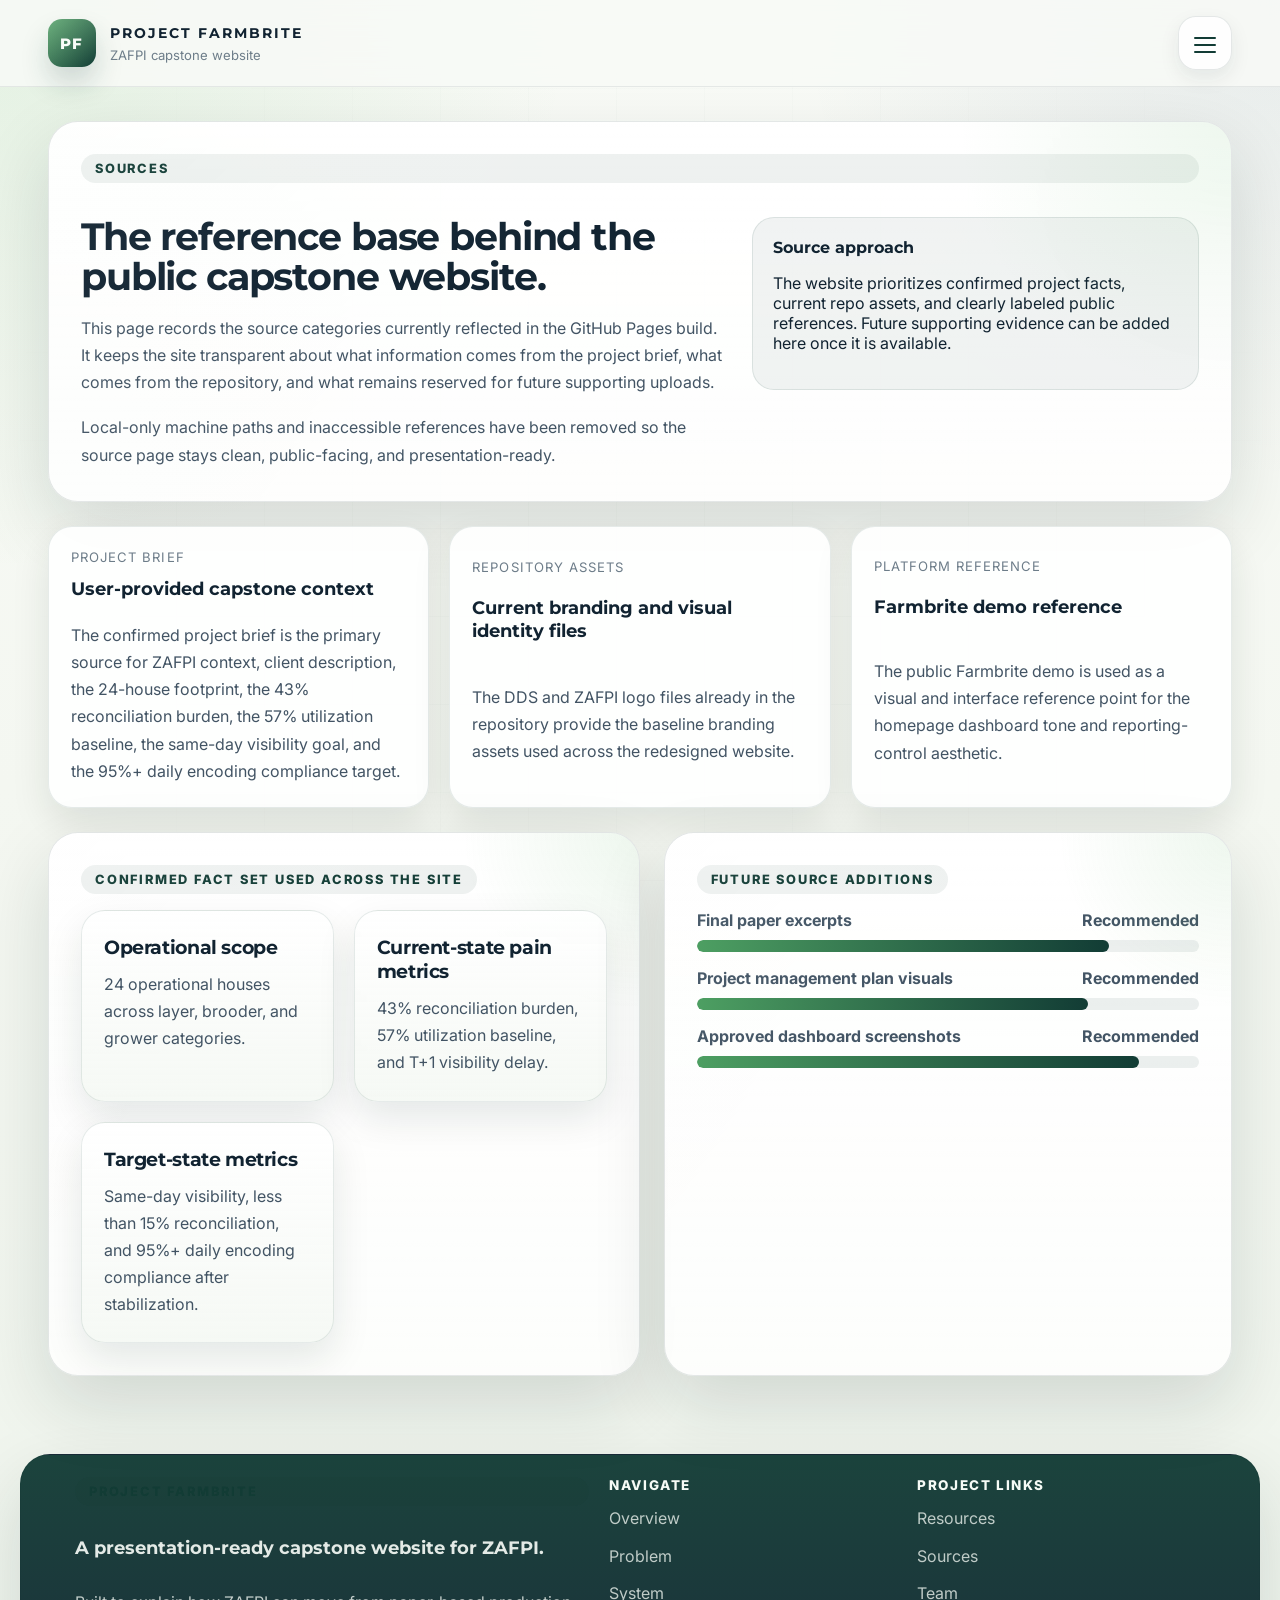
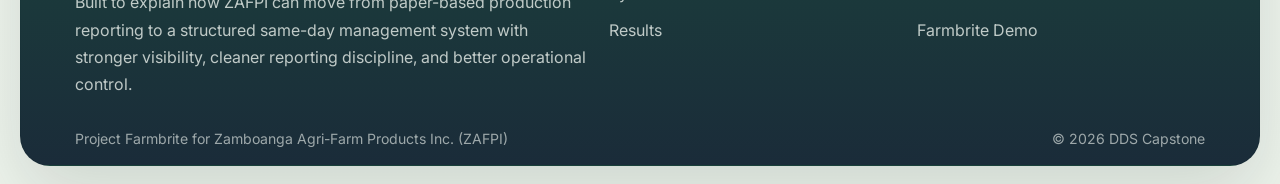
<file: sources.html>
<!DOCTYPE html>
<html lang="en">
<head>
  <meta charset="UTF-8" />
  <meta name="viewport" content="width=device-width, initial-scale=1.0" />
  <title>Project Farmbrite | Sources</title>
  <link rel="preconnect" href="https://fonts.googleapis.com" />
  <link rel="preconnect" href="https://fonts.gstatic.com" crossorigin />
  <link href="https://fonts.googleapis.com/css2?family=Inter:wght@400;500;600;700;800&family=Montserrat:wght@600;700;800;900&display=swap" rel="stylesheet" />
<!-- INLINE_SITE_CSS_START -->
<style>
:root {
  --bg: #f4f7f1;
  --bg-soft: #edf2eb;
  --surface: rgba(255, 255, 255, 0.82);
  --surface-strong: rgba(255, 255, 255, 0.94);
  --surface-tint: rgba(11, 39, 31, 0.05);
  --line: rgba(14, 44, 36, 0.11);
  --line-strong: rgba(14, 44, 36, 0.18);
  --text: #112331;
  --muted: #425464;
  --subtle: #6d7d89;
  --green-900: #123c35;
  --green-700: #24584a;
  --green-500: #4d9f62;
  --green-400: #73be74;
  --green-300: #a8d49f;
  --navy: #17385f;
  --gold: #dcc37e;
  --shadow-lg: 0 28px 72px rgba(14, 35, 33, 0.14);
  --shadow-md: 0 16px 38px rgba(14, 35, 33, 0.1);
  --shadow-sm: 0 8px 20px rgba(14, 35, 33, 0.08);
  --radius-xl: 30px;
  --radius-lg: 24px;
  --radius-md: 18px;
  --radius-sm: 12px;
  --max-width: 1240px;
  --nav-height: 86px;
  --transition: 260ms cubic-bezier(0.22, 0.61, 0.36, 1);
}

*,
*::before,
*::after {
  box-sizing: border-box;
}

html {
  scroll-behavior: smooth;
}

html,
body {
  margin: 0;
  padding: 0;
}

body {
  min-height: 100vh;
  font-family: "Inter", sans-serif;
  color: var(--text);
  background:
    radial-gradient(circle at top left, rgba(115, 190, 116, 0.16), transparent 26%),
    radial-gradient(circle at top right, rgba(23, 56, 95, 0.08), transparent 22%),
    linear-gradient(180deg, #f9fbf7 0%, var(--bg) 44%, #eef4ec 100%);
  overflow-x: hidden;
}

body::before {
  content: "";
  position: fixed;
  inset: 0;
  z-index: -2;
  opacity: 0.55;
  background-image:
    linear-gradient(rgba(18, 60, 53, 0.03) 1px, transparent 1px),
    linear-gradient(90deg, rgba(18, 60, 53, 0.03) 1px, transparent 1px);
  background-size: 88px 88px;
  mask-image: radial-gradient(circle at center, black 42%, transparent 88%);
}

img {
  display: block;
  max-width: 100%;
}

a {
  color: inherit;
  text-decoration: none;
}

button,
input,
textarea,
select {
  font: inherit;
}

.site-shell {
  min-height: 100vh;
  display: flex;
  flex-direction: column;
}

.topbar {
  position: sticky;
  top: 0;
  z-index: 110;
  border-bottom: 1px solid rgba(17, 35, 49, 0.08);
  background: rgba(248, 250, 246, 0.88);
  backdrop-filter: blur(18px);
  -webkit-backdrop-filter: blur(18px);
}

.topbar-inner,
.page-container,
.footer-inner {
  width: min(100%, var(--max-width));
  margin: 0 auto;
  padding-left: 28px;
  padding-right: 28px;
}

.topbar-inner {
  min-height: var(--nav-height);
  display: flex;
  align-items: center;
  justify-content: space-between;
  gap: 20px;
}

.brand {
  display: inline-flex;
  align-items: center;
  gap: 14px;
  min-width: 0;
}

.brand-mark {
  width: 48px;
  height: 48px;
  border-radius: 14px;
  display: grid;
  place-items: center;
  color: #f9fcf8;
  background:
    linear-gradient(145deg, rgba(255, 255, 255, 0.18), transparent),
    linear-gradient(135deg, var(--green-500), var(--green-900));
  box-shadow: 0 16px 28px rgba(18, 60, 53, 0.18);
  font-family: "Montserrat", sans-serif;
  font-size: 0.94rem;
  font-weight: 800;
  letter-spacing: 0.12em;
}

.brand-copy {
  min-width: 0;
}

.brand-copy strong,
.brand-copy span {
  display: block;
}

.brand-copy strong {
  font-family: "Montserrat", sans-serif;
  font-size: 0.88rem;
  letter-spacing: 0.14em;
  text-transform: uppercase;
}

.brand-copy span {
  margin-top: 5px;
  color: var(--subtle);
  font-size: 0.82rem;
}

.nav-shell {
  position: relative;
  margin-left: auto;
  display: flex;
  align-items: center;
  gap: 16px;
}

.nav-toggle {
  display: none;
  align-items: center;
  justify-content: center;
  width: 46px;
  height: 46px;
  border: 1px solid var(--line);
  border-radius: 14px;
  background: rgba(255, 255, 255, 0.76);
  color: var(--text);
  cursor: pointer;
  transition: transform var(--transition), border-color var(--transition), background var(--transition);
}

.nav-toggle:hover,
.nav-toggle:focus-visible {
  background: rgba(255, 255, 255, 0.98);
  border-color: var(--line-strong);
}

.nav-menu {
  display: flex;
  align-items: center;
  gap: 8px;
}

.nav-link,
.button,
.text-button,
.mini-button {
  transition:
    transform var(--transition),
    box-shadow var(--transition),
    border-color var(--transition),
    background var(--transition),
    color var(--transition);
}

.nav-link {
  display: inline-flex;
  align-items: center;
  justify-content: center;
  min-height: 44px;
  padding: 10px 16px;
  border-radius: 999px;
  color: var(--muted);
  border: 1px solid transparent;
  font-size: 0.94rem;
  font-weight: 600;
}

.nav-link:hover,
.nav-link:focus-visible,
.nav-link.is-active {
  color: var(--text);
  background: rgba(255, 255, 255, 0.72);
  border-color: rgba(18, 60, 53, 0.11);
  box-shadow: var(--shadow-sm);
}

.button,
.text-button,
.mini-button {
  display: inline-flex;
  align-items: center;
  justify-content: center;
  gap: 10px;
  min-height: 48px;
  padding: 12px 18px;
  border-radius: 999px;
  border: 1px solid var(--line);
  background: rgba(255, 255, 255, 0.72);
  color: var(--text);
  cursor: pointer;
  font-weight: 700;
}

.button:hover,
.button:focus-visible,
.text-button:hover,
.text-button:focus-visible,
.mini-button:hover,
.mini-button:focus-visible {
  transform: translateY(-1px);
  border-color: var(--line-strong);
  background: rgba(255, 255, 255, 0.98);
  box-shadow: var(--shadow-sm);
}

.button-primary {
  border: none;
  color: #fdfefc;
  background:
    linear-gradient(140deg, rgba(255, 255, 255, 0.18), transparent 32%),
    linear-gradient(135deg, var(--green-500), var(--green-900));
  box-shadow: 0 18px 36px rgba(18, 60, 53, 0.22);
}

.button-secondary {
  background: rgba(255, 255, 255, 0.86);
}

.text-button {
  min-height: auto;
  padding: 0;
  border: 0;
  background: transparent;
  color: var(--green-900);
  font-weight: 700;
  justify-content: flex-start;
  box-shadow: none;
}

.text-button:hover,
.text-button:focus-visible {
  transform: none;
  color: var(--navy);
  box-shadow: none;
}

.page-main {
  flex: 1;
  padding: 34px 0 68px;
}

.page-stack {
  display: grid;
  gap: 24px;
}

.section-shell,
.hero-shell,
.surface-card,
.simulation-shell {
  position: relative;
  overflow: hidden;
  border: 1px solid var(--line);
  border-radius: var(--radius-xl);
  background: linear-gradient(180deg, rgba(255, 255, 255, 0.96), rgba(255, 255, 255, 0.82));
  box-shadow: var(--shadow-lg);
}

.hero-shell,
.section-shell {
  padding: 32px;
}

.section-shell::before,
.hero-shell::before,
.simulation-shell::before {
  content: "";
  position: absolute;
  inset: 0;
  pointer-events: none;
  background:
    radial-gradient(circle at top right, rgba(115, 190, 116, 0.12), transparent 22%),
    linear-gradient(135deg, rgba(255, 255, 255, 0.05), transparent 48%);
}

.eyebrow,
.kicker {
  display: inline-flex;
  align-items: center;
  gap: 10px;
  margin-bottom: 16px;
  padding: 7px 14px;
  border-radius: 999px;
  background: rgba(18, 60, 53, 0.07);
  color: var(--green-900);
  font-size: 0.8rem;
  font-weight: 800;
  letter-spacing: 0.14em;
  text-transform: uppercase;
}

.display-title,
.page-title,
.section-title,
.hero-title,
.summary-title {
  margin: 0;
  font-family: "Montserrat", sans-serif;
  line-height: 1.04;
  letter-spacing: -0.03em;
}

.hero-title {
  max-width: 12ch;
  font-size: clamp(2.55rem, 5vw, 5.1rem);
}

.page-title {
  font-size: clamp(2.1rem, 3vw, 3.2rem);
}

.section-title,
.summary-title {
  font-size: clamp(1.45rem, 2vw, 2rem);
}

.lead,
.hero-copy p,
.section-copy,
.summary-copy,
.card p,
.surface-card p,
.detail-list p,
.resource-copy p {
  margin: 0;
  color: var(--muted);
  font-size: 1rem;
  line-height: 1.7;
}

.hero-copy,
.section-copy-stack {
  display: grid;
  gap: 18px;
}

.hero-copy {
  align-content: start;
}

.hero-copy > .button,
.hero-copy > .text-button {
  justify-self: start;
}

.hero-grid,
.split-grid,
.two-column-grid {
  display: grid;
  grid-template-columns: minmax(0, 1.02fr) minmax(340px, 0.98fr);
  gap: 24px;
  align-items: stretch;
}

.three-column-grid,
.stats-grid,
.card-grid,
.resource-grid,
.team-grid,
.mini-stat-grid,
.success-grid {
  display: grid;
  grid-template-columns: repeat(auto-fit, minmax(250px, 1fr));
  gap: 20px;
}

.four-column-grid,
.quick-stat-grid {
  display: grid;
  grid-template-columns: repeat(auto-fit, minmax(220px, 1fr));
  gap: 20px;
}

.surface-card,
.stat-card,
.metric-card,
.detail-card,
.resource-card,
.team-card,
.process-card,
.path-card,
.phase-card,
.logo-card,
.comparison-card,
.summary-band,
.evidence-card {
  padding: 24px 22px;
  border-radius: var(--radius-lg);
  border: 1px solid rgba(18, 60, 53, 0.1);
  background: linear-gradient(180deg, rgba(255, 255, 255, 0.96), rgba(244, 248, 243, 0.86));
  box-shadow: var(--shadow-md);
}

.surface-card,
.stat-card,
.metric-card,
.detail-card,
.resource-card,
.team-card,
.process-card,
.path-card,
.phase-card,
.logo-card,
.comparison-card,
.summary-band,
.evidence-card {
  display: grid;
  align-content: start;
  gap: 12px;
}

.surface-card:hover,
.stat-card:hover,
.metric-card:hover,
.detail-card:hover,
.resource-card:hover,
.team-card:hover,
.process-card:hover,
.path-card:hover,
.phase-card:hover,
.comparison-card:hover,
.summary-band:hover,
.evidence-card:hover {
  transform: translateY(-4px);
  box-shadow: 0 22px 52px rgba(14, 35, 33, 0.14);
}

.card-label,
.stat-label,
.mini-label,
.resource-label {
  display: block;
  color: var(--subtle);
  font-size: 0.8rem;
  font-weight: 700;
  letter-spacing: 0.1em;
  text-transform: uppercase;
}

.stat-value,
.metric-value,
.big-number {
  display: block;
  margin-top: 4px;
  font-family: "Montserrat", sans-serif;
  font-size: clamp(2rem, 2.8vw, 3.1rem);
  line-height: 0.96;
  letter-spacing: -0.04em;
  overflow-wrap: anywhere;
}

.stat-support,
.detail-note,
.metric-note {
  margin-top: 8px;
  color: var(--muted);
  font-size: 0.98rem;
  line-height: 1.65;
}

.stat-card.is-accent,
.summary-band.is-accent {
  background:
    radial-gradient(circle at top right, rgba(115, 190, 116, 0.28), transparent 46%),
    linear-gradient(135deg, rgba(18, 60, 53, 0.98), rgba(23, 56, 95, 0.92));
  border-color: rgba(255, 255, 255, 0.1);
  color: #f6fbf6;
}

.stat-card.is-accent .card-label,
.stat-card.is-accent .stat-support,
.summary-band.is-accent .card-label,
.summary-band.is-accent .stat-support {
  color: rgba(245, 251, 246, 0.84);
}

.hero-actions,
.button-row,
.mini-button-row {
  display: flex;
  flex-wrap: wrap;
  gap: 12px;
}

.hero-facts {
  display: flex;
  flex-wrap: wrap;
  gap: 10px;
}

.fact-pill,
.tag-pill {
  display: inline-flex;
  align-items: center;
  gap: 8px;
  min-height: 42px;
  padding: 9px 14px;
  border-radius: 999px;
  background: rgba(255, 255, 255, 0.82);
  border: 1px solid rgba(18, 60, 53, 0.12);
  box-shadow: var(--shadow-sm);
  color: var(--muted);
  font-size: 0.92rem;
  font-weight: 700;
}

.fact-pill strong,
.tag-pill strong {
  color: var(--green-900);
}

.brand-strip {
  display: grid;
  grid-template-columns: minmax(0, 1fr) minmax(0, 1fr);
  gap: 18px;
}

.logo-card img {
  width: 100%;
  height: 160px;
  object-fit: contain;
  padding: 18px;
  border-radius: 20px;
  background: rgba(255, 255, 255, 0.92);
  border: 1px solid rgba(18, 60, 53, 0.06);
}

.detail-list,
.detail-table,
.resource-list,
.source-list {
  width: 100%;
  border-collapse: collapse;
}

.detail-table th,
.detail-table td {
  padding: 16px 0;
  border-bottom: 1px solid rgba(18, 60, 53, 0.1);
  text-align: left;
  vertical-align: top;
}

.detail-table th {
  width: 34%;
  padding-right: 18px;
  color: var(--subtle);
  font-size: 0.86rem;
  text-transform: uppercase;
  letter-spacing: 0.1em;
}

.detail-table td {
  color: var(--muted);
  line-height: 1.7;
}

.comparison-grid {
  display: grid;
  grid-template-columns: repeat(2, minmax(0, 1fr));
  gap: 18px;
}

.comparison-card header,
.resource-card header,
.team-card header,
.phase-card header,
.process-card header {
  display: grid;
  gap: 10px;
}

.comparison-card h3,
.resource-card h3,
.team-card h3,
.phase-card h3,
.process-card h3,
.detail-card h3,
.surface-card h3,
.path-card h3 {
  margin: 0;
  font-family: "Montserrat", sans-serif;
  font-size: 1.2rem;
  letter-spacing: -0.02em;
}

.comparison-card ul,
.summary-band ul,
.phase-card ul,
.resource-card ul,
.source-card ul,
.team-card ul {
  margin: 0;
  padding-left: 18px;
  color: var(--muted);
  line-height: 1.8;
}

.comparison-card.before {
  background: linear-gradient(180deg, rgba(255, 248, 244, 0.94), rgba(250, 243, 239, 0.88));
  border-color: rgba(130, 94, 60, 0.12);
}

.comparison-card.after {
  background: linear-gradient(180deg, rgba(242, 250, 243, 0.98), rgba(233, 244, 235, 0.92));
  border-color: rgba(77, 159, 98, 0.18);
}

.progress-list {
  display: grid;
  gap: 16px;
}

.progress-item {
  display: grid;
  gap: 10px;
}

.progress-head {
  display: flex;
  justify-content: space-between;
  gap: 16px;
  color: var(--muted);
  font-weight: 700;
}

.progress-bar {
  position: relative;
  height: 12px;
  border-radius: 999px;
  overflow: hidden;
  background: rgba(18, 60, 53, 0.08);
}

.progress-bar span {
  position: absolute;
  inset: 0 auto 0 0;
  width: var(--fill, 50%);
  border-radius: inherit;
  background: linear-gradient(90deg, var(--green-500), var(--green-900));
}

.process-flow {
  display: grid;
  grid-template-columns: repeat(4, minmax(0, 1fr));
  gap: 18px;
}

.process-card {
  min-height: 100%;
}

.process-card::after {
  content: "";
  position: absolute;
  top: 50%;
  right: -18px;
  width: 18px;
  height: 2px;
  background: linear-gradient(90deg, rgba(18, 60, 53, 0.12), rgba(18, 60, 53, 0.36));
  transform: translateY(-50%);
}

.process-card:last-child::after {
  display: none;
}

.process-index,
.phase-index {
  display: inline-flex;
  align-items: center;
  justify-content: center;
  width: 38px;
  height: 38px;
  margin-bottom: 16px;
  border-radius: 50%;
  background: linear-gradient(135deg, var(--green-400), var(--green-900));
  color: #f6fbf6;
  font-family: "Montserrat", sans-serif;
  font-size: 0.82rem;
  font-weight: 800;
  letter-spacing: 0.08em;
}

.timeline-shell {
  padding: 34px;
}

.timeline-track {
  position: relative;
  display: grid;
  grid-template-columns: repeat(3, minmax(0, 1fr));
  gap: 22px;
  align-items: stretch;
}

.timeline-track::before {
  display: none;
}

.phase-card {
  min-height: 0;
  padding: 26px 22px 24px;
}

.phase-card h3 {
  font-size: clamp(1.22rem, 1.6vw, 1.6rem);
  line-height: 1.12;
  max-width: 12ch;
}

.phase-card p {
  margin: 0;
  color: var(--muted);
  font-size: 1rem;
  line-height: 1.7;
  max-width: 25ch;
}

.phase-card .phase-index {
  margin-bottom: 18px;
}

.resource-card,
.source-card,
.evidence-card {
  display: grid;
  gap: 12px;
}

.resource-meta,
.source-meta {
  display: inline-flex;
  align-items: center;
  gap: 8px;
  font-size: 0.82rem;
  color: var(--subtle);
  letter-spacing: 0.08em;
  text-transform: uppercase;
}

.placeholder-panel,
.image-placeholder,
.document-placeholder {
  min-height: 180px;
  border-radius: 20px;
  border: 1px dashed rgba(18, 60, 53, 0.18);
  background: linear-gradient(135deg, rgba(18, 60, 53, 0.04), rgba(23, 56, 95, 0.04));
  display: grid;
  place-items: center;
  padding: 20px;
  text-align: center;
  color: var(--subtle);
  line-height: 1.6;
}

.team-card {
  display: grid;
  gap: 16px;
  height: 100%;
}

.avatar-badge {
  width: 64px;
  height: 64px;
  border-radius: 18px;
  display: grid;
  place-items: center;
  color: #f6fbf6;
  background: linear-gradient(135deg, var(--green-500), var(--navy));
  font-family: "Montserrat", sans-serif;
  font-size: 1rem;
  font-weight: 800;
  letter-spacing: 0.08em;
  box-shadow: var(--shadow-sm);
}

.member-role {
  display: inline-flex;
  width: fit-content;
  padding: 7px 12px;
  border-radius: 999px;
  background: rgba(18, 60, 53, 0.08);
  color: var(--green-900);
  font-size: 0.8rem;
  font-weight: 800;
  letter-spacing: 0.1em;
  text-transform: uppercase;
}

.site-footer {
  padding: 0 0 30px;
}

.footer-inner {
  border: 1px solid var(--line);
  border-radius: var(--radius-xl);
  background: linear-gradient(180deg, rgba(18, 60, 53, 0.96), rgba(17, 35, 49, 0.96));
  box-shadow: var(--shadow-lg);
  color: rgba(245, 250, 245, 0.92);
}

.footer-grid {
  display: grid;
  grid-template-columns: minmax(0, 1.3fr) repeat(2, minmax(200px, 1fr));
  gap: 24px;
  padding: 28px;
}

.footer-brand {
  display: grid;
  gap: 14px;
}

.footer-title {
  margin: 0;
  font-family: "Montserrat", sans-serif;
  font-size: 1.35rem;
}

.footer-copy,
.footer-list a,
.footer-note {
  color: rgba(245, 250, 245, 0.76);
  line-height: 1.7;
}

.footer-heading {
  margin: 0 0 12px;
  color: #f6fbf6;
  font-size: 0.84rem;
  font-weight: 800;
  letter-spacing: 0.12em;
  text-transform: uppercase;
}

.footer-list {
  display: grid;
  gap: 10px;
}

.footer-list a:hover,
.footer-list a:focus-visible {
  color: #ffffff;
}

.footer-bottom {
  display: flex;
  justify-content: space-between;
  gap: 16px;
  padding: 0 28px 24px;
  color: rgba(245, 250, 245, 0.6);
  font-size: 0.88rem;
}

.reveal {
  opacity: 0;
  transform: translateY(22px);
  transition: opacity 620ms ease, transform 620ms ease;
}

.reveal.in-view {
  opacity: 1;
  transform: translateY(0);
}

.reveal-delay-1 {
  transition-delay: 90ms;
}

.reveal-delay-2 {
  transition-delay: 180ms;
}

.reveal-delay-3 {
  transition-delay: 270ms;
}

.page-home .page-main {
  padding-top: 22px;
}

.home-grid {
  display: grid;
  gap: 22px;
}

.home-hero {
  display: grid;
  grid-template-columns: minmax(0, 0.88fr) minmax(420px, 1.12fr);
  gap: 24px;
  align-items: stretch;
}

.home-copy-wrap {
  display: grid;
  gap: 20px;
}

.hero-lead {
  font-size: 1.08rem;
}

.positioning-line {
  padding: 18px 20px;
  border-radius: 22px;
  background: rgba(18, 60, 53, 0.07);
  border: 1px solid rgba(18, 60, 53, 0.1);
  color: var(--green-900);
  font-weight: 700;
  line-height: 1.7;
}

.simulation-shell {
  min-height: 620px;
  padding: 0;
}

.demo-stage {
  position: relative;
  min-height: 620px;
  isolation: isolate;
  overflow: hidden;
  background:
    radial-gradient(circle at 16% 20%, rgba(255, 215, 150, 0.42), transparent 16%),
    linear-gradient(180deg, #dbe7d2 0%, #f1eadb 36%, #efe5cf 64%, #dde7d6 100%);
}

.demo-stage::before {
  content: "";
  position: absolute;
  inset: 0;
  background:
    linear-gradient(180deg, rgba(7, 18, 13, 0.06), transparent 36%, rgba(7, 18, 13, 0.16) 100%),
    radial-gradient(circle at center, transparent 34%, rgba(7, 18, 13, 0.3) 112%);
  z-index: 2;
  pointer-events: none;
}

.canvas-container,
.fallback-scene {
  position: absolute;
  inset: 0;
}

.fallback-scene {
  display: grid;
  place-items: center;
  z-index: 0;
  padding: 28px;
}

.fallback-scene[hidden] {
  display: none;
}

.fallback-frame {
  width: min(100%, 480px);
  padding: 24px;
  border-radius: 26px;
  border: 1px solid rgba(18, 60, 53, 0.12);
  background: rgba(255, 255, 255, 0.74);
  backdrop-filter: blur(14px);
  box-shadow: var(--shadow-lg);
  display: grid;
  gap: 16px;
}

.fallback-topline {
  display: flex;
  justify-content: space-between;
  gap: 12px;
  color: var(--subtle);
  font-size: 0.85rem;
  font-weight: 700;
  letter-spacing: 0.08em;
  text-transform: uppercase;
}

.fallback-grid {
  display: grid;
  grid-template-columns: repeat(2, minmax(0, 1fr));
  gap: 12px;
}

.fallback-grid article,
.mini-panel {
  padding: 16px;
  border-radius: 18px;
  background: rgba(18, 60, 53, 0.06);
  border: 1px solid rgba(18, 60, 53, 0.08);
}

.fallback-grid strong,
.mini-panel strong {
  display: block;
  margin-bottom: 4px;
  font-family: "Montserrat", sans-serif;
}

.sim-overlay {
  position: relative;
  z-index: 3;
  height: 100%;
  padding: 24px;
  display: grid;
  grid-template-rows: auto 1fr auto;
  gap: 20px;
}

.sim-topbar,
.sim-controls,
.story-panel,
.sim-toast {
  transition: opacity var(--transition), transform var(--transition);
}

.demo-stage.is-focus .sim-topbar,
.demo-stage.is-focus .sim-controls,
.demo-stage.is-focus .sim-toast {
  opacity: 0.22;
}

.demo-stage.is-focus .story-panel {
  transform: translateY(-8px);
}

.sim-topbar {
  display: flex;
  justify-content: space-between;
  gap: 18px;
  align-items: flex-start;
}

.sim-brand-chip,
.sim-state-chip,
.signal-card,
.metric-chip {
  border: 1px solid rgba(255, 255, 255, 0.18);
  background: rgba(9, 22, 18, 0.56);
  box-shadow: var(--shadow-md);
  backdrop-filter: blur(18px);
}

.sim-brand-chip,
.sim-state-chip {
  padding: 14px 16px;
  border-radius: 18px;
  color: rgba(244, 250, 243, 0.92);
}

.sim-brand-chip strong,
.sim-state-chip strong {
  display: block;
  font-size: 0.84rem;
  letter-spacing: 0.12em;
  text-transform: uppercase;
}

.sim-brand-chip span,
.sim-state-chip span {
  display: block;
  margin-top: 6px;
  color: rgba(244, 250, 243, 0.72);
  font-size: 0.92rem;
}

.sim-layout {
  display: grid;
  grid-template-columns: minmax(0, 1fr) minmax(280px, 340px);
  gap: 20px;
  align-items: end;
}

.story-panel {
  align-self: center;
  max-width: 620px;
  display: grid;
  gap: 18px;
}

.story-lines {
  min-height: 174px;
}

.story-line {
  display: none;
  margin: 0;
  color: #f7fbf6;
  font-family: "Montserrat", sans-serif;
  font-size: clamp(2.25rem, 4vw, 4.1rem);
  line-height: 0.98;
  letter-spacing: -0.05em;
  text-wrap: balance;
}

.story-line.is-active {
  display: block;
  animation: storyFade 540ms ease;
}

@keyframes storyFade {
  from {
    opacity: 0;
    transform: translateY(10px);
  }

  to {
    opacity: 1;
    transform: translateY(0);
  }
}

.story-support {
  max-width: 48ch;
  color: rgba(244, 250, 243, 0.78);
  line-height: 1.75;
}

.sim-signals {
  display: grid;
  gap: 12px;
}

.signal-card {
  padding: 18px;
  border-radius: 22px;
  color: #f5fbf4;
}

.signal-head {
  display: flex;
  justify-content: space-between;
  gap: 16px;
  align-items: center;
  color: rgba(245, 251, 244, 0.72);
  font-size: 0.82rem;
  font-weight: 700;
  letter-spacing: 0.08em;
  text-transform: uppercase;
}

.live-dot {
  width: 8px;
  height: 8px;
  border-radius: 50%;
  background: #8cf3aa;
  box-shadow: 0 0 0 10px rgba(140, 243, 170, 0.12);
}

.signal-value {
  margin: 12px 0 8px;
  font-family: "Montserrat", sans-serif;
  font-size: 2rem;
  line-height: 1;
  letter-spacing: -0.04em;
}

.signal-copy {
  color: rgba(245, 251, 244, 0.78);
  line-height: 1.6;
}

.signal-meta {
  display: flex;
  flex-wrap: wrap;
  gap: 12px;
  margin-top: 12px;
  color: rgba(245, 251, 244, 0.7);
  font-size: 0.9rem;
}

.sim-bottom {
  display: grid;
  grid-template-columns: minmax(0, 1fr) minmax(280px, 380px);
  gap: 20px;
  align-items: end;
}

.sim-controls {
  display: flex;
  flex-wrap: wrap;
  gap: 12px;
  align-items: center;
}

.instruction-chip {
  padding: 12px 16px;
  border-radius: 999px;
  border: 1px solid rgba(255, 255, 255, 0.18);
  background: rgba(9, 22, 18, 0.54);
  color: rgba(245, 251, 244, 0.86);
  font-size: 0.84rem;
  font-weight: 700;
  letter-spacing: 0.08em;
  text-transform: uppercase;
}

.dashboard-panel {
  padding: 18px;
  border-radius: 28px;
  border: 1px solid rgba(255, 255, 255, 0.16);
  background: linear-gradient(180deg, rgba(11, 21, 27, 0.82), rgba(14, 35, 33, 0.78));
  box-shadow: 0 24px 54px rgba(7, 18, 13, 0.3);
  color: #eff7ef;
  backdrop-filter: blur(18px);
}

.dashboard-header {
  display: flex;
  justify-content: space-between;
  gap: 12px;
  align-items: start;
}

.dashboard-title {
  margin: 0;
  font-family: "Montserrat", sans-serif;
  font-size: 1.1rem;
}

.dashboard-subtitle,
.dashboard-time {
  color: rgba(239, 247, 239, 0.68);
  font-size: 0.86rem;
}

.dashboard-grid {
  display: grid;
  grid-template-columns: 112px minmax(0, 1fr);
  gap: 16px;
  margin-top: 18px;
}

.ring-card {
  display: grid;
  gap: 10px;
  align-content: start;
}

.ring-visual {
  --ring-fill: 95;
  width: 100px;
  height: 100px;
  border-radius: 50%;
  display: grid;
  place-items: center;
  background:
    radial-gradient(circle at center, rgba(14, 35, 33, 0.96) 58%, transparent 60%),
    conic-gradient(#8ae18f calc(var(--ring-fill) * 1%), rgba(255, 255, 255, 0.08) 0);
}

.ring-visual strong {
  font-family: "Montserrat", sans-serif;
  font-size: 1.2rem;
}

.dashboard-mini-grid {
  display: grid;
  grid-template-columns: repeat(2, minmax(0, 1fr));
  gap: 10px;
}

.dashboard-mini-card {
  padding: 14px;
  border-radius: 18px;
  background: rgba(255, 255, 255, 0.06);
  border: 1px solid rgba(255, 255, 255, 0.08);
}

.dashboard-mini-card label {
  display: block;
  color: rgba(239, 247, 239, 0.62);
  font-size: 0.74rem;
  font-weight: 700;
  letter-spacing: 0.08em;
  text-transform: uppercase;
}

.dashboard-mini-card strong {
  display: block;
  margin-top: 8px;
  font-family: "Montserrat", sans-serif;
  font-size: 1.14rem;
}

.dashboard-progress {
  display: grid;
  gap: 12px;
  margin-top: 16px;
}

.dashboard-progress-item {
  display: grid;
  gap: 8px;
}

.dashboard-progress-head {
  display: flex;
  justify-content: space-between;
  gap: 12px;
  font-size: 0.84rem;
  color: rgba(239, 247, 239, 0.7);
}

.dashboard-progress-bar {
  height: 10px;
  border-radius: 999px;
  overflow: hidden;
  background: rgba(255, 255, 255, 0.08);
}

.dashboard-progress-bar span {
  display: block;
  height: 100%;
  width: var(--fill, 50%);
  border-radius: inherit;
  background: linear-gradient(90deg, #8ae18f, #4d9f62);
}

.sim-toast {
  position: absolute;
  left: 24px;
  bottom: 24px;
  max-width: 280px;
  padding: 14px 16px;
  border-radius: 18px;
  border: 1px solid rgba(255, 255, 255, 0.16);
  background: rgba(11, 21, 27, 0.74);
  color: rgba(245, 251, 244, 0.86);
  box-shadow: var(--shadow-md);
  backdrop-filter: blur(16px);
  opacity: 0;
  transform: translateY(8px);
  transition: opacity 240ms ease, transform 240ms ease;
  z-index: 4;
}

.sim-toast.is-visible {
  opacity: 1;
  transform: translateY(0);
}

.sim-toast strong {
  display: block;
  margin-bottom: 4px;
}

.home-summary-grid,
.home-path-grid {
  display: grid;
  grid-template-columns: repeat(2, minmax(0, 1fr));
  gap: 22px;
}

.summary-band {
  display: grid;
  gap: 20px;
}

.summary-band .quick-stat-grid {
  margin-top: 6px;
  align-items: stretch;
}

.summary-band .surface-card,
.summary-band .stat-card {
  box-shadow: none;
}

.quote-strip {
  padding: 22px 24px;
  border-radius: var(--radius-lg);
  background: rgba(18, 60, 53, 0.06);
  border: 1px solid rgba(18, 60, 53, 0.1);
  color: var(--green-900);
  font-size: 1.04rem;
  font-weight: 700;
  line-height: 1.8;
}

.page-hero-band {
  display: grid;
  gap: 18px;
}

.page-intro-grid {
  display: grid;
  grid-template-columns: minmax(0, 1.18fr) minmax(360px, 0.82fr);
  gap: 28px;
  align-items: start;
}

.mini-stat-grid {
  align-self: start;
}

.mini-stat-grid .surface-card {
  min-height: 100%;
}

.quick-stat-grid .stat-card {
  min-height: 260px;
}

.quick-stat-grid .stat-value {
  font-size: clamp(2.1rem, 3.2vw, 3.4rem);
}

.callout-card {
  padding: 20px;
  border-radius: 22px;
  background: rgba(18, 60, 53, 0.06);
  border: 1px solid rgba(18, 60, 53, 0.1);
}

.callout-card strong {
  display: block;
  margin-bottom: 8px;
  font-family: "Montserrat", sans-serif;
}

.source-card {
  padding: 22px;
  border-radius: var(--radius-lg);
  border: 1px solid rgba(18, 60, 53, 0.1);
  background: rgba(255, 255, 255, 0.9);
  box-shadow: var(--shadow-md);
}

.source-card h3 {
  margin: 0 0 10px;
  font-family: "Montserrat", sans-serif;
  font-size: 1.15rem;
}

.source-card p {
  margin: 0;
  color: var(--muted);
  line-height: 1.7;
}

@media (max-width: 1180px) {
  .home-hero,
  .hero-grid,
  .split-grid,
  .two-column-grid,
  .page-intro-grid {
    grid-template-columns: 1fr;
  }

  .timeline-track {
    grid-template-columns: repeat(2, minmax(0, 1fr));
  }

  .three-column-grid,
  .stats-grid,
  .card-grid,
  .resource-grid,
  .team-grid,
  .mini-stat-grid,
  .success-grid {
    grid-template-columns: repeat(2, minmax(0, 1fr));
  }

  .four-column-grid,
  .quick-stat-grid,
  .process-flow {
    grid-template-columns: repeat(2, minmax(0, 1fr));
  }

  .process-card::after {
    display: none;
  }

  .sim-layout,
  .sim-bottom,
  .home-summary-grid,
  .home-path-grid,
  .brand-strip {
    grid-template-columns: 1fr;
  }
}

@media (max-width: 900px) {
  .topbar-inner,
  .page-container,
  .footer-inner {
    padding-left: 18px;
    padding-right: 18px;
  }

  .topbar-inner {
    min-height: 78px;
    flex-wrap: wrap;
  }

  .nav-toggle {
    display: inline-flex;
  }

  .nav-shell {
    margin-left: 0;
    width: 100%;
    justify-content: space-between;
  }

  .nav-menu {
    position: absolute;
    top: calc(100% + 10px);
    left: 18px;
    right: 18px;
    z-index: 120;
    display: grid;
    gap: 8px;
    padding: 14px;
    border-radius: 24px;
    border: 1px solid var(--line);
    background: rgba(248, 250, 246, 0.98);
    box-shadow: var(--shadow-lg);
    opacity: 0;
    visibility: hidden;
    transform: translateY(-8px);
    transition: opacity var(--transition), visibility var(--transition), transform var(--transition);
  }

  .nav-menu.is-open {
    opacity: 1;
    visibility: visible;
    transform: translateY(0);
  }

  .nav-link,
  .button.nav-cta {
    width: 100%;
    justify-content: center;
  }

  .button.nav-cta {
    margin-left: auto;
  }

  .hero-shell,
  .section-shell {
    padding: 24px;
  }

  .simulation-shell,
  .demo-stage {
    min-height: 760px;
  }

  .sim-overlay {
    padding: 18px;
  }

  .dashboard-grid {
    grid-template-columns: 1fr;
  }
}

@media (max-width: 700px) {
  .hero-title {
    font-size: clamp(2.2rem, 12vw, 3.25rem);
    max-width: 11ch;
  }

  .page-title {
    font-size: clamp(1.8rem, 8vw, 2.5rem);
  }

  .three-column-grid,
  .stats-grid,
  .card-grid,
  .resource-grid,
  .team-grid,
  .mini-stat-grid,
  .success-grid,
  .four-column-grid,
  .quick-stat-grid,
  .comparison-grid,
  .process-flow,
  .timeline-track,
  .fallback-grid {
    grid-template-columns: 1fr;
  }

  .detail-table th,
  .detail-table td {
    display: block;
    width: 100%;
  }

  .detail-table th {
    padding-bottom: 8px;
  }

  .footer-grid,
  .footer-bottom {
    grid-template-columns: 1fr;
    display: grid;
  }

  .footer-bottom {
    padding-top: 0;
  }

  .story-line {
    font-size: clamp(2rem, 10vw, 3rem);
  }
}

@media (prefers-reduced-motion: reduce) {
  html {
    scroll-behavior: auto;
  }

  *,
  *::before,
  *::after {
    animation-duration: 1ms !important;
    animation-iteration-count: 1 !important;
    transition-duration: 1ms !important;
    scroll-behavior: auto !important;
  }

  .reveal,
  .reveal.in-view {
    opacity: 1;
    transform: none;
  }
}

/* Premium nav + landing stage overrides */
.nav-shell {
  gap: 12px;
}

.nav-toggle {
  display: inline-flex;
  position: relative;
  width: 54px;
  height: 54px;
  padding: 0;
  font-size: 0;
  color: transparent;
  border-radius: 18px;
  background: rgba(255, 255, 255, 0.92);
  box-shadow: var(--shadow-sm);
}

.nav-toggle::before,
.nav-toggle::after {
  content: "";
  position: absolute;
  left: 15px;
  width: 22px;
  height: 2px;
  border-radius: 999px;
  background: var(--green-900);
  transition: transform 240ms ease, box-shadow 240ms ease, opacity 240ms ease;
}

.nav-toggle::before {
  top: 20px;
  box-shadow: 0 7px 0 0 var(--green-900);
}

.nav-toggle::after {
  top: 34px;
}

.nav-toggle.is-open::before {
  top: 25px;
  transform: rotate(45deg);
  box-shadow: none;
}

.nav-toggle.is-open::after {
  top: 25px;
  transform: rotate(-45deg);
}

.nav-menu {
  position: absolute;
  top: calc(100% + 14px);
  right: 0;
  z-index: 130;
  min-width: 290px;
  padding: 14px;
  border-radius: 26px;
  border: 1px solid rgba(18, 60, 53, 0.1);
  background: rgba(248, 250, 246, 0.96);
  box-shadow: 0 22px 54px rgba(14, 35, 33, 0.18);
  backdrop-filter: blur(18px);
  -webkit-backdrop-filter: blur(18px);
  display: grid;
  gap: 8px;
  opacity: 0;
  visibility: hidden;
  transform: translateY(-10px) scale(0.98);
  transform-origin: top right;
  transition: opacity 240ms ease, visibility 240ms ease, transform 240ms ease;
}

.nav-menu.is-open {
  opacity: 1;
  visibility: visible;
  transform: translateY(0) scale(1);
}

.nav-menu .nav-link {
  width: 100%;
  min-height: 48px;
  justify-content: flex-start;
  padding: 12px 16px;
  border-radius: 16px;
}

.nav-link--cta {
  width: 100%;
  justify-content: center;
  margin-top: 8px;
}

.nav-cta {
  display: none !important;
}

.site-footer {
  padding: 10px 0 18px;
}

.footer-grid {
  gap: 20px;
  padding: 22px 26px 16px;
  grid-template-columns: minmax(0, 1.25fr) repeat(2, minmax(170px, 0.7fr));
}

.footer-title {
  font-size: 1.15rem;
}

.footer-bottom {
  padding: 0 26px 18px;
}

.page-home .page-main {
  padding: 16px 0 34px;
}

.page-home .page-container {
  width: min(100%, 1380px);
}

.home-stage-shell {
  min-height: calc(100vh - var(--nav-height) - 22px);
}

.home-stage-shell::before {
  display: none;
}

.demo-stage--full {
  min-height: calc(100vh - var(--nav-height) - 22px);
  background:
    radial-gradient(circle at 12% 18%, rgba(255, 235, 182, 0.58), transparent 16%),
    linear-gradient(180deg, #dfe8da 0%, #efead9 42%, #d8e3d8 100%);
}

.demo-stage--full::before {
  background:
    linear-gradient(180deg, rgba(9, 18, 14, 0.04), rgba(9, 18, 14, 0.14) 100%),
    radial-gradient(circle at center, transparent 28%, rgba(9, 18, 14, 0.16) 108%);
}

.scene-layer {
  position: absolute;
  inset: 0;
  overflow: hidden;
}

.scene-grid {
  position: absolute;
  inset: 0;
  opacity: 0.26;
  background-image:
    linear-gradient(rgba(18, 60, 53, 0.06) 1px, transparent 1px),
    linear-gradient(90deg, rgba(18, 60, 53, 0.06) 1px, transparent 1px);
  background-size: 112px 112px;
}

.scene-sun,
.scene-glow {
  position: absolute;
  border-radius: 50%;
  filter: blur(2px);
}

.scene-sun {
  top: 9%;
  left: 13%;
  width: 150px;
  height: 150px;
  background: radial-gradient(circle, rgba(255, 246, 201, 0.95), rgba(248, 215, 116, 0.18) 72%, transparent 74%);
  box-shadow: 0 0 120px rgba(248, 215, 116, 0.3);
}

.scene-glow {
  right: 12%;
  bottom: 18%;
  width: 380px;
  height: 220px;
  background: radial-gradient(circle, rgba(255, 246, 201, 0.3), transparent 68%);
  filter: blur(26px);
}

.scene-farmline {
  position: absolute;
  left: 7%;
  right: 15%;
  bottom: 27%;
  display: flex;
  align-items: end;
  gap: 18px;
}

.farm-house {
  flex: 1;
  min-height: 54px;
  border-radius: 16px 16px 8px 8px;
  background: linear-gradient(180deg, rgba(29, 72, 62, 0.9), rgba(20, 50, 44, 0.92));
  box-shadow: 0 16px 32px rgba(20, 50, 44, 0.18);
  position: relative;
}

.farm-house::before {
  content: "";
  position: absolute;
  left: 8%;
  right: 8%;
  top: -18px;
  height: 26px;
  border-radius: 999px 999px 0 0;
  background: linear-gradient(180deg, rgba(24, 49, 71, 0.94), rgba(24, 49, 71, 0.72));
}

.house-wide {
  min-height: 70px;
}

.house-mid {
  min-height: 56px;
}

.house-tall {
  min-height: 84px;
}

.scene-silo {
  position: absolute;
  right: 15%;
  bottom: 28%;
  width: 62px;
  height: 150px;
  border-radius: 999px 999px 22px 22px;
  background: linear-gradient(180deg, rgba(210, 220, 225, 0.94), rgba(160, 172, 179, 0.98));
  box-shadow: 0 16px 32px rgba(52, 62, 68, 0.18);
}

.scene-silo::before {
  content: "";
  position: absolute;
  inset: -24px 0 auto;
  height: 44px;
  border-radius: 50%;
  background: linear-gradient(180deg, rgba(222, 231, 235, 0.96), rgba(168, 178, 185, 0.92));
}

.scene-belt {
  position: absolute;
  left: 10%;
  right: 18%;
  bottom: 11%;
  height: 110px;
  border-radius: 999px;
}

.scene-belt-track,
.scene-belt-rail,
.scene-belt-glow,
.egg-stream {
  position: absolute;
}

.scene-belt-track {
  inset: 20px 0 0;
  border-radius: 999px;
  background:
    linear-gradient(180deg, rgba(50, 56, 63, 0.96), rgba(32, 38, 43, 0.96)),
    repeating-linear-gradient(90deg, rgba(255, 255, 255, 0.08) 0 18px, transparent 18px 42px);
  box-shadow: inset 0 1px 0 rgba(255, 255, 255, 0.08), 0 24px 44px rgba(19, 30, 26, 0.22);
  overflow: hidden;
}

.scene-belt-track::after {
  content: "";
  position: absolute;
  inset: 0;
  opacity: 0.35;
  background: repeating-linear-gradient(90deg, rgba(255, 255, 255, 0.14) 0 20px, transparent 20px 56px);
  transform: translateX(calc(var(--belt-shift, 0px) * -1));
}

.scene-belt-rail {
  top: 6px;
  width: 100%;
  height: 10px;
  border-radius: 999px;
  background: linear-gradient(90deg, rgba(183, 193, 199, 0.96), rgba(144, 154, 160, 0.96));
}

.scene-belt-rail--left {
  left: 0;
}

.scene-belt-rail--right {
  top: auto;
  bottom: -6px;
}

.scene-belt-glow {
  inset: auto 4% -12px;
  height: 30px;
  border-radius: 50%;
  background: radial-gradient(circle, rgba(248, 215, 116, 0.24), transparent 70%);
  filter: blur(18px);
}

.egg-stream {
  inset: 0 6% 0 6%;
  overflow: hidden;
}

.sim-egg {
  position: absolute;
  left: 0;
  top: 18px;
  width: 36px;
  height: 48px;
  border-radius: 50% 50% 48% 48%;
  box-shadow: 0 12px 20px rgba(18, 24, 27, 0.18);
  will-change: transform;
}

.egg--light {
  background: radial-gradient(circle at 35% 30%, #fffdf5, #f0e4ce 68%);
}

.egg--tan {
  background: radial-gradient(circle at 35% 30%, #fae8cf, #d7b28a 70%);
}

.egg--speckled {
  background:
    radial-gradient(circle at 35% 30%, #f6efe0, #d8ceb8 70%),
    radial-gradient(circle at 30% 50%, rgba(108, 86, 63, 0.3) 0 2px, transparent 2px),
    radial-gradient(circle at 65% 28%, rgba(108, 86, 63, 0.22) 0 1.5px, transparent 1.5px);
}

.egg--alert {
  background: radial-gradient(circle at 35% 30%, #f2cabf, #bf7d6d 72%);
}

.sim-overlay--landing {
  padding: clamp(20px, 2vw, 32px);
  gap: 22px;
}

.sim-hero-grid {
  display: grid;
  grid-template-columns: minmax(350px, 0.82fr) minmax(300px, 0.76fr);
  gap: 28px;
  align-items: center;
}

.hero-floating-card {
  padding: 28px;
  border-radius: 30px;
  border: 1px solid rgba(255, 255, 255, 0.22);
  background: rgba(249, 251, 247, 0.88);
  box-shadow: 0 26px 56px rgba(14, 35, 33, 0.14);
  backdrop-filter: blur(18px);
}

.hero-title--home {
  max-width: 8ch;
  font-size: clamp(3.4rem, 8vw, 6.3rem);
  color: #1a2538;
}

.story-panel--landing {
  max-width: 540px;
  justify-self: end;
  align-self: center;
  padding: 18px 0 0;
}

.story-panel--landing .story-line {
  color: rgba(250, 252, 247, 0.96);
  font-size: clamp(2.9rem, 7vw, 5.2rem);
  text-shadow: 0 18px 40px rgba(13, 26, 21, 0.18);
}

.story-support {
  max-width: 44ch;
}

.team-presence {
  margin-top: 18px;
  padding: 16px 18px;
  border-radius: 22px;
  border: 1px solid rgba(255, 255, 255, 0.18);
  background: rgba(9, 22, 18, 0.44);
  color: rgba(244, 250, 243, 0.84);
  backdrop-filter: blur(14px);
}

.team-presence-label {
  display: inline-flex;
  margin-bottom: 8px;
  color: rgba(244, 250, 243, 0.64);
  font-size: 0.8rem;
  font-weight: 800;
  letter-spacing: 0.12em;
  text-transform: uppercase;
}

.team-presence p {
  margin: 0;
  line-height: 1.7;
}

.sim-bottom--landing {
  grid-template-columns: minmax(0, 0.74fr) minmax(360px, 0.82fr);
  align-items: end;
}

.sim-control-deck {
  display: grid;
  gap: 16px;
  align-self: end;
}

.dashboard-panel--landing {
  justify-self: end;
  width: min(100%, 510px);
  background: linear-gradient(180deg, rgba(12, 23, 29, 0.9), rgba(17, 36, 32, 0.84));
}

.signal-card--compact {
  max-width: 360px;
}

.signal-value--compact {
  font-size: clamp(1.8rem, 3vw, 3rem);
}

.sim-floating-panels {
  position: absolute;
  right: clamp(18px, 3vw, 32px);
  bottom: clamp(140px, 20vh, 210px);
  z-index: 4;
  display: grid;
  gap: 14px;
}

.sim-topbar,
.story-panel,
.hero-floating-card,
.signal-card,
.dashboard-panel,
.instruction-chip,
.team-presence {
  transition: transform 260ms ease, opacity 260ms ease, box-shadow 260ms ease;
}

.demo-stage.is-focus .hero-floating-card,
.demo-stage.is-focus .sim-topbar,
.demo-stage.is-focus .sim-control-deck,
.demo-stage.is-focus .team-presence {
  opacity: 0.28;
}

.demo-stage.is-active .dashboard-panel,
.demo-stage.is-active .signal-card {
  box-shadow: 0 26px 56px rgba(10, 22, 18, 0.3);
}

.home-team-section {
  display: grid;
  gap: 22px;
}

.home-team-header {
  display: flex;
  align-items: end;
  justify-content: space-between;
  gap: 18px;
}

.team-rail {
  display: grid;
  grid-template-columns: repeat(5, minmax(0, 1fr));
  gap: 16px;
}

.team-chip-card {
  padding: 18px;
  border-radius: 22px;
  border: 1px solid rgba(18, 60, 53, 0.1);
  background: linear-gradient(180deg, rgba(255, 255, 255, 0.96), rgba(244, 248, 243, 0.88));
  box-shadow: var(--shadow-sm);
  display: grid;
  gap: 12px;
}

.team-chip-card strong {
  font-family: "Montserrat", sans-serif;
  font-size: 0.98rem;
}

@keyframes stageFloat {
  from {
    transform: translateY(0px);
  }

  50% {
    transform: translateY(-8px);
  }

  to {
    transform: translateY(0px);
  }
}

@keyframes glowDrift {
  from {
    transform: translate3d(0, 0, 0) scale(1);
  }

  50% {
    transform: translate3d(14px, -10px, 0) scale(1.04);
  }

  to {
    transform: translate3d(0, 0, 0) scale(1);
  }
}

.scene-sun {
  animation: glowDrift 9s ease-in-out infinite;
}

.scene-glow {
  animation: glowDrift 11s ease-in-out infinite reverse;
}

.story-panel--landing,
.dashboard-panel--landing {
  animation: stageFloat 8s ease-in-out infinite;
}

@media (max-width: 1180px) {
  .sim-hero-grid,
  .sim-bottom--landing,
  .home-team-header {
    grid-template-columns: 1fr;
    display: grid;
  }

  .story-panel--landing,
  .dashboard-panel--landing {
    justify-self: stretch;
    max-width: none;
  }

  .sim-floating-panels {
    position: static;
    grid-template-columns: repeat(2, minmax(0, 1fr));
  }

  .team-rail {
    grid-template-columns: repeat(3, minmax(0, 1fr));
  }
}

@media (max-width: 900px) {
  .nav-menu {
    right: 0;
    left: auto;
    width: min(320px, calc(100vw - 36px));
  }

  .home-stage-shell,
  .demo-stage--full {
    min-height: 880px;
  }

  .scene-belt {
    left: 6%;
    right: 8%;
    bottom: 14%;
  }

  .sim-overlay--landing {
    padding: 18px;
  }

  .hero-title--home {
    font-size: clamp(2.8rem, 10vw, 4.6rem);
  }

  .sim-floating-panels {
    grid-template-columns: 1fr;
  }

  .team-rail {
    grid-template-columns: repeat(2, minmax(0, 1fr));
  }
}

@media (max-width: 700px) {
  .topbar-inner {
    padding-right: 18px;
  }

  .brand-copy span {
    display: none;
  }

  .home-stage-shell,
  .demo-stage--full {
    min-height: 980px;
  }

  .scene-farmline {
    left: 5%;
    right: 5%;
    bottom: 31%;
    gap: 10px;
  }

  .scene-silo {
    right: 7%;
    bottom: 33%;
    transform: scale(0.82);
  }

  .scene-belt {
    left: 4%;
    right: 4%;
    bottom: 16%;
    height: 92px;
  }

  .hero-floating-card {
    padding: 22px;
  }

  .signal-card--compact {
    max-width: none;
  }

  .home-team-header {
    gap: 14px;
  }

  .team-rail {
    grid-template-columns: 1fr;
  }
}

@media (prefers-reduced-motion: reduce) {
  .scene-sun,
  .scene-glow,
  .story-panel--landing,
  .dashboard-panel--landing {
    animation: none;
  }
}

/* Homepage simulation layout v3 */
.demo-stage--full {
  min-height: max(980px, calc(100vh - var(--nav-height) - 18px));
}

.scene-sort-markers {
  display: none;
}

.scene-belt {
  left: 12%;
  right: 24%;
  bottom: 9%;
  height: 138px;
  z-index: 1;
}

.scene-belt-track {
  inset: 28px 0 0;
}

.scene-farmline {
  left: 10%;
  right: 28%;
  bottom: 34%;
  gap: 20px;
}

.scene-silo {
  right: 22%;
  bottom: 35%;
}

.egg-stream {
  inset: 0 4% 0 4%;
}

.sim-egg {
  top: 24px;
  box-shadow:
    0 14px 22px rgba(18, 24, 27, 0.16),
    inset 0 2px 5px rgba(255, 255, 255, 0.45);
}

.sim-egg::before {
  content: "";
  position: absolute;
  inset: 12% 18% 42% 24%;
  border-radius: 50%;
  background: radial-gradient(circle, rgba(255, 255, 255, 0.62), transparent 72%);
  opacity: 0.88;
}

.egg--jumbo {
  background: radial-gradient(circle at 35% 28%, #fffef9, #f0dfbd 70%);
}

.egg--large {
  background: radial-gradient(circle at 35% 30%, #f7edd9, #ddbe90 70%);
}

.egg--medium {
  background:
    radial-gradient(circle at 35% 30%, #f5f0e4, #d9d2be 70%),
    radial-gradient(circle at 26% 54%, rgba(104, 86, 62, 0.28) 0 2px, transparent 2px),
    radial-gradient(circle at 66% 30%, rgba(104, 86, 62, 0.22) 0 1.5px, transparent 1.5px);
}

.egg--small {
  background: radial-gradient(circle at 35% 28%, #fbf7ea, #ded8c2 72%);
}

.egg--exception {
  background: radial-gradient(circle at 35% 30%, #f6d2c6, #c77b6f 72%);
}

.sim-overlay--landing {
  grid-template-rows: auto auto 1fr auto;
  padding: clamp(26px, 2vw, 34px);
  gap: 22px;
}

.sim-stage-grid {
  display: grid;
  grid-template-columns: minmax(320px, 420px) minmax(280px, 1fr) minmax(320px, 380px);
  gap: 24px;
  align-items: start;
  margin-top: 8px;
  position: relative;
  z-index: 3;
}

.hero-floating-card--stage {
  max-width: 420px;
}

.scene-story-panel {
  display: grid;
  gap: 18px;
  align-self: start;
  justify-self: center;
  max-width: 520px;
  padding-top: 44px;
}

.scene-story-copy {
  display: grid;
  gap: 18px;
  max-width: 460px;
}

.scene-story-panel .story-line {
  margin: 0;
  font-size: clamp(2.6rem, 5.2vw, 4.95rem);
  line-height: 0.92;
  color: rgba(251, 252, 247, 0.94);
  text-shadow: 0 12px 26px rgba(10, 22, 18, 0.12);
}

.scene-story-panel .story-support {
  max-width: 34ch;
  color: rgba(248, 251, 245, 0.88);
  font-size: 1.02rem;
}

.scene-grade-guide {
  display: flex;
  flex-wrap: wrap;
  gap: 10px;
}

.grade-chip {
  display: inline-flex;
  align-items: center;
  min-height: 36px;
  padding: 8px 12px;
  border-radius: 999px;
  border: 1px solid rgba(255, 255, 255, 0.16);
  background: rgba(15, 28, 24, 0.42);
  box-shadow: 0 14px 30px rgba(10, 20, 18, 0.08);
  color: rgba(248, 251, 245, 0.92);
  font-size: 0.84rem;
  font-weight: 700;
  letter-spacing: 0.03em;
  backdrop-filter: blur(12px);
}

.grade-chip--jumbo {
  background: rgba(83, 117, 88, 0.78);
}

.grade-chip--large {
  background: rgba(106, 132, 95, 0.76);
}

.grade-chip--medium {
  background: rgba(75, 86, 96, 0.68);
}

.grade-chip--small {
  background: rgba(59, 79, 95, 0.68);
}

.grade-chip--exception {
  background: rgba(135, 77, 64, 0.78);
}

.monitor-stack {
  width: min(100%, 380px);
  justify-self: end;
  align-self: start;
  display: grid;
  gap: 16px;
  margin-top: 12px;
  position: relative;
  z-index: 3;
}

.record-dock {
  width: 100%;
  padding: 18px 20px;
  border-radius: 24px;
  background:
    linear-gradient(180deg, rgba(19, 31, 28, 0.88), rgba(12, 24, 22, 0.82)),
    rgba(255, 255, 255, 0.04);
}

.record-dock .signal-value {
  font-size: clamp(2.1rem, 3vw, 3rem);
  line-height: 0.94;
  max-width: 10ch;
}

.record-dock .signal-copy {
  max-width: none;
}

.record-dock .signal-meta {
  display: flex;
  flex-wrap: wrap;
  gap: 12px;
}

.dashboard-panel--landing {
  width: 100%;
  max-width: none;
  padding: 18px;
  background: linear-gradient(180deg, rgba(12, 23, 29, 0.94), rgba(17, 36, 32, 0.88));
}

.dashboard-summary-card {
  display: grid;
  gap: 8px;
  padding: 14px 14px 12px;
  border-radius: 18px;
  border: 1px solid rgba(255, 255, 255, 0.08);
  background: rgba(255, 255, 255, 0.04);
  margin-bottom: 14px;
}

.dashboard-summary-value {
  font-family: "Montserrat", sans-serif;
  font-size: clamp(1.9rem, 3vw, 2.8rem);
  line-height: 0.95;
}

.dashboard-grid {
  grid-template-columns: 108px minmax(0, 1fr);
  gap: 16px;
  align-items: start;
}

.dashboard-mini-grid {
  grid-template-columns: repeat(2, minmax(0, 1fr));
  gap: 10px;
}

.dashboard-mini-card {
  min-height: 92px;
  padding: 12px;
}

.dashboard-mini-card label {
  display: block;
  margin-bottom: 8px;
  line-height: 1.2;
}

.dashboard-progress {
  margin-top: 14px;
  gap: 12px;
}

.dashboard-progress-head {
  flex-wrap: wrap;
  align-items: flex-start;
  gap: 10px;
  font-size: 0.82rem;
}

.sim-control-rail {
  display: flex;
  flex-direction: column;
  align-items: flex-start;
  gap: 14px;
  width: fit-content;
  max-width: 560px;
  position: relative;
  z-index: 4;
  margin-top: auto;
}

.sim-control-rail .instruction-chip {
  min-height: 58px;
  padding: 16px 22px;
}

.sim-control-rail .sim-controls {
  display: flex;
  flex-wrap: wrap;
  gap: 12px;
}

.sim-control-rail .mini-button {
  min-width: 148px;
}

.demo-stage.is-focus .hero-floating-card--stage,
.demo-stage.is-focus .scene-story-panel,
.demo-stage.is-focus .sim-topbar,
.demo-stage.is-focus .sim-control-rail {
  opacity: 0.32;
}

@media (max-width: 1180px) {
  .demo-stage--full {
    min-height: 1120px;
  }

  .sim-stage-grid {
    grid-template-columns: 1fr;
    gap: 18px;
  }

  .hero-floating-card--stage,
  .scene-story-panel,
  .monitor-stack {
    max-width: none;
    width: 100%;
    justify-self: stretch;
  }

  .scene-story-panel {
    padding-top: 0;
  }

  .scene-belt {
    left: 8%;
    right: 8%;
    bottom: 12%;
  }

  .scene-farmline {
    left: 8%;
    right: 12%;
    bottom: 33%;
  }

  .scene-silo {
    right: 10%;
    bottom: 34%;
  }
}

@media (max-width: 900px) {
  .demo-stage--full {
    min-height: 1180px;
  }

  .scene-story-panel .story-line {
    font-size: clamp(2.2rem, 9vw, 3.8rem);
  }

  .dashboard-grid {
    grid-template-columns: 1fr;
  }

  .dashboard-mini-grid {
    grid-template-columns: repeat(2, minmax(0, 1fr));
  }

  .sim-control-rail {
    max-width: none;
  }
}

@media (max-width: 700px) {
  .demo-stage--full {
    min-height: 1260px;
  }

  .scene-belt {
    left: 4%;
    right: 4%;
    bottom: 11%;
    height: 124px;
  }

  .scene-farmline {
    left: 4%;
    right: 4%;
    bottom: 31%;
  }

  .scene-silo {
    right: 6%;
    bottom: 33%;
    transform: scale(0.82);
  }

  .dashboard-mini-grid,
  .sim-control-rail .sim-controls {
    grid-template-columns: 1fr;
    display: grid;
  }

  .sim-control-rail .mini-button {
    width: 100%;
    min-width: 0;
  }

  .record-dock .signal-value {
    font-size: clamp(1.9rem, 8vw, 2.6rem);
  }
}

/* Homepage stage v4 */
.demo-stage--full {
  min-height: 980px;
}

.sim-overlay--landing {
  display: flex;
  flex-direction: column;
  min-height: 100%;
  padding: clamp(24px, 2.4vw, 34px);
  gap: 28px;
}

.sim-home-grid {
  position: relative;
  z-index: 4;
  display: grid;
  grid-template-columns: minmax(340px, 470px) minmax(320px, 420px);
  justify-content: space-between;
  align-items: start;
  gap: 26px;
}

.hero-floating-card--stage {
  max-width: 470px;
  padding: 28px;
  background: rgba(255, 255, 255, 0.84);
}

.stage-quote {
  margin-bottom: 12px;
  font-size: clamp(3rem, 5.4vw, 5rem);
  line-height: 0.92;
}

.stage-quote-copy {
  min-height: 5.4em;
}

.monitor-stack-inline {
  width: min(100%, 420px);
  justify-self: end;
  display: grid;
  gap: 18px;
}

.collapsible-card {
  overflow: hidden;
}

.collapsible-head {
  display: flex;
  align-items: flex-start;
  justify-content: space-between;
  gap: 16px;
}

.collapsible-body {
  display: grid;
  gap: 14px;
  max-height: 1200px;
  opacity: 1;
  overflow: hidden;
  transition: max-height 280ms ease, opacity 220ms ease, margin 220ms ease;
}

.collapsible-card.is-collapsed .collapsible-body {
  max-height: 0;
  opacity: 0;
  margin-top: 0;
}

.collapse-actions {
  display: inline-flex;
  align-items: center;
  gap: 10px;
}

.collapse-toggle {
  display: inline-flex;
  align-items: center;
  justify-content: center;
  width: 38px;
  height: 38px;
  border: 1px solid rgba(255, 255, 255, 0.14);
  border-radius: 12px;
  background: rgba(255, 255, 255, 0.06);
  color: #f5fbf4;
  cursor: pointer;
  transition: transform 220ms ease, background 220ms ease, border-color 220ms ease;
}

.collapse-toggle:hover,
.collapse-toggle:focus-visible {
  background: rgba(255, 255, 255, 0.12);
  border-color: rgba(255, 255, 255, 0.24);
}

.collapse-toggle span {
  display: inline-block;
  transition: transform 220ms ease;
}

.collapse-toggle[aria-expanded="false"] span {
  transform: rotate(-90deg);
}

.record-dock {
  width: 100%;
  padding: 18px 20px;
  border-radius: 24px;
  background:
    linear-gradient(180deg, rgba(19, 31, 28, 0.88), rgba(12, 24, 22, 0.82)),
    rgba(255, 255, 255, 0.04);
}

.record-dock .collapsible-body {
  margin-top: 8px;
}

.record-dock .signal-value {
  font-size: clamp(1.9rem, 3.2vw, 3.35rem);
  line-height: 0.94;
  max-width: 8ch;
}

.record-dock .signal-copy {
  max-width: 34ch;
}

.record-dock .signal-meta {
  display: flex;
  flex-wrap: wrap;
  gap: 14px;
}

.dashboard-panel--landing {
  width: 100%;
  padding: 18px;
  max-width: none;
  animation: none;
}

.dashboard-panel--landing .collapsible-body {
  margin-top: 8px;
}

.dashboard-grid {
  grid-template-columns: 112px minmax(0, 1fr);
}

.dashboard-mini-grid {
  grid-template-columns: repeat(2, minmax(0, 1fr));
}

.sim-tray-band {
  position: relative;
  z-index: 4;
  display: grid;
  gap: 14px;
  width: min(100%, 860px);
  padding: 10px 0 260px;
}

.sim-tray-copy {
  max-width: 58ch;
}

.sim-tray-title {
  margin: 0;
  font-family: "Montserrat", sans-serif;
  font-size: clamp(2rem, 3.2vw, 3rem);
  line-height: 0.96;
  color: var(--text);
}

.sim-tray-lead {
  margin: 0;
  max-width: 56ch;
  color: var(--muted);
  font-size: 1.03rem;
}

.scene-direction {
  display: inline-flex;
  align-items: center;
  gap: 14px;
  width: fit-content;
  padding: 10px 16px;
  border-radius: 999px;
  border: 1px solid rgba(17, 35, 49, 0.1);
  background: rgba(255, 255, 255, 0.58);
  color: var(--green-900);
  font-size: 0.92rem;
  font-weight: 700;
  box-shadow: var(--shadow-sm);
}

.scene-arrow {
  opacity: 0.72;
}

.scene-grade-guide {
  display: flex;
  flex-wrap: wrap;
  gap: 10px;
}

.grade-chip {
  display: inline-flex;
  align-items: center;
  min-height: 38px;
  padding: 8px 14px;
  border-radius: 999px;
  border: 1px solid rgba(255, 255, 255, 0.16);
  background: rgba(15, 28, 24, 0.42);
  box-shadow: 0 14px 30px rgba(10, 20, 18, 0.08);
  color: rgba(248, 251, 245, 0.92);
  font-size: 0.86rem;
  font-weight: 700;
  letter-spacing: 0.03em;
  backdrop-filter: blur(12px);
}

.grade-chip--peewee {
  background: rgba(100, 118, 93, 0.75);
}

.grade-chip--small {
  background: rgba(92, 108, 118, 0.72);
}

.grade-chip--medium {
  background: rgba(82, 94, 105, 0.72);
}

.grade-chip--large {
  background: rgba(112, 141, 103, 0.78);
}

.grade-chip--xl {
  background: rgba(126, 141, 104, 0.78);
}

.grade-chip--jumbo {
  background: rgba(83, 117, 88, 0.82);
}

.grade-chip--cracked {
  background: rgba(130, 88, 74, 0.8);
}

.grade-chip--leakers {
  background: rgba(121, 72, 66, 0.82);
}

.scene-instruction {
  width: fit-content;
}

.scene-farmline {
  left: 10%;
  right: 24%;
  bottom: 270px;
  gap: 16px;
}

.scene-silo {
  right: 12%;
  bottom: 278px;
  transform: scale(0.92);
}

.scene-belt {
  left: 10%;
  right: 12%;
  bottom: 84px;
  height: 126px;
  z-index: 1;
}

.scene-belt-track {
  inset: 22px 0 0;
}

.egg-stream {
  inset: 0 2% 0 2%;
}

.sim-egg {
  top: 20px;
  box-shadow:
    0 14px 22px rgba(18, 24, 27, 0.16),
    inset 0 2px 5px rgba(255, 255, 255, 0.45);
}

.sim-egg::before {
  content: "";
  position: absolute;
  inset: 12% 18% 42% 24%;
  border-radius: 50%;
  background: radial-gradient(circle, rgba(255, 255, 255, 0.62), transparent 72%);
  opacity: 0.88;
}

.egg--peewee {
  background: radial-gradient(circle at 35% 30%, #fbf8ee, #ddd3ba 74%);
}

.egg--small {
  background: radial-gradient(circle at 35% 30%, #f7f1e4, #d9d2be 74%);
}

.egg--medium {
  background:
    radial-gradient(circle at 35% 30%, #f5f0e4, #d4ccb6 70%),
    radial-gradient(circle at 26% 54%, rgba(104, 86, 62, 0.28) 0 2px, transparent 2px),
    radial-gradient(circle at 66% 30%, rgba(104, 86, 62, 0.22) 0 1.5px, transparent 1.5px);
}

.egg--large {
  background: radial-gradient(circle at 35% 30%, #f8ecd8, #ddbe90 70%);
}

.egg--xl {
  background: radial-gradient(circle at 35% 28%, #fff2d9, #e4c98f 70%);
}

.egg--jumbo {
  background: radial-gradient(circle at 35% 28%, #fffef9, #f0dfbd 70%);
}

.egg--cracked {
  background:
    linear-gradient(120deg, transparent 44%, rgba(112, 75, 58, 0.82) 45%, rgba(112, 75, 58, 0.82) 49%, transparent 50%),
    radial-gradient(circle at 35% 30%, #f0dfd8, #cd9f91 74%);
}

.egg--leakers {
  background:
    radial-gradient(circle at 52% 78%, rgba(196, 121, 88, 0.74) 0 16%, transparent 18%),
    radial-gradient(circle at 35% 30%, #f5e2d7, #bf8878 74%);
}

.sim-toast {
  left: auto;
  right: 26px;
  bottom: 26px;
}

.home-team-section {
  margin-top: 10px;
}

@media (max-width: 1240px) {
  .sim-home-grid {
    grid-template-columns: 1fr;
  }

  .hero-floating-card--stage,
  .monitor-stack-inline {
    max-width: none;
    width: 100%;
    justify-self: stretch;
  }

  .sim-tray-band {
    width: min(100%, 760px);
    padding-bottom: 240px;
  }

  .scene-farmline {
    right: 18%;
  }

  .scene-silo {
    right: 9%;
  }
}

@media (max-width: 980px) {
  .demo-stage--full {
    min-height: 1140px;
  }

  .sim-overlay--landing {
    gap: 22px;
  }

  .sim-tray-band {
    padding-bottom: 220px;
  }

  .scene-farmline {
    left: 8%;
    right: 12%;
    bottom: 270px;
    gap: 12px;
  }

  .scene-silo {
    right: 6%;
    bottom: 280px;
    transform: scale(0.8);
  }

  .scene-belt {
    left: 8%;
    right: 8%;
    bottom: 86px;
  }
}

@media (max-width: 760px) {
  .demo-stage--full {
    min-height: 1200px;
  }

  .stage-quote {
    font-size: clamp(2.4rem, 11vw, 3.8rem);
  }

  .record-dock .signal-value {
    font-size: clamp(1.8rem, 8vw, 2.8rem);
  }

  .dashboard-grid {
    grid-template-columns: 1fr;
    gap: 14px;
  }

  .dashboard-mini-grid {
    grid-template-columns: 1fr 1fr;
  }

  .sim-tray-band {
    padding-bottom: 200px;
  }

  .scene-direction {
    flex-wrap: wrap;
  }

  .scene-farmline {
    left: 5%;
    right: 5%;
    bottom: 250px;
  }

  .scene-silo {
    display: none;
  }

  .scene-belt {
    left: 5%;
    right: 5%;
    bottom: 72px;
    height: 112px;
  }
}

@media (prefers-reduced-motion: reduce) {
  .stage-quote,
  .stage-quote-copy,
  .collapse-toggle span {
    transition: none;
  }
}

/* Homepage stage v5 */
.home-intro-grid {
  align-items: stretch;
}

.hero-floating-card--intro,
.management-signal-card {
  min-height: 100%;
}

.hero-floating-card--intro {
  padding: 30px;
  background: rgba(255, 255, 255, 0.9);
}

.management-signal-card {
  display: grid;
  gap: 18px;
  padding: 30px;
}

.management-signal-grid {
  display: grid;
  grid-template-columns: repeat(2, minmax(0, 1fr));
  gap: 14px;
}

.management-signal-grid article {
  display: grid;
  gap: 8px;
  padding: 16px;
  border-radius: 18px;
  border: 1px solid var(--line);
  background: rgba(255, 255, 255, 0.64);
}

.management-signal-grid strong {
  font-family: "Montserrat", sans-serif;
  font-size: 0.95rem;
}

.management-signal-grid span {
  color: var(--muted);
  line-height: 1.55;
}

.demo-stage--full {
  min-height: 980px;
}

.sim-overlay--landing {
  gap: 18px;
}

.sim-home-grid {
  grid-template-columns: minmax(320px, 420px) minmax(280px, 332px);
  gap: 18px;
  align-items: start;
}

.sim-stage-card {
  width: min(100%, 420px);
  padding: 22px;
  background: rgba(255, 255, 255, 0.82);
  box-shadow: var(--shadow-md);
}

.sim-stage-card .sim-tray-title {
  font-size: clamp(1.7rem, 2.5vw, 2.35rem);
}

.sim-stage-card .sim-tray-lead {
  max-width: 34ch;
}

.monitor-stack-inline {
  width: min(100%, 332px);
  gap: 12px;
}

.record-dock,
.dashboard-panel--landing {
  width: 100%;
  overflow: hidden;
  border-radius: 24px;
}

.record-dock {
  min-height: 78px;
  height: 78px;
}

.dashboard-panel--landing {
  min-height: 94px;
  height: 94px;
}

.record-dock:not(.is-collapsed) {
  height: 238px;
}

.dashboard-panel--landing:not(.is-collapsed) {
  height: 364px;
}

.record-dock .collapsible-body,
.dashboard-panel--landing .collapsible-body {
  overflow: auto;
  padding-right: 4px;
}

.record-dock .signal-value {
  font-size: clamp(1rem, 1.6vw, 1.35rem);
  line-height: 1.12;
  max-width: none;
  display: -webkit-box;
  -webkit-line-clamp: 2;
  -webkit-box-orient: vertical;
  overflow: hidden;
}

.record-dock .signal-copy {
  font-size: 0.9rem;
  line-height: 1.5;
  display: -webkit-box;
  -webkit-line-clamp: 3;
  -webkit-box-orient: vertical;
  overflow: hidden;
}

.dashboard-panel--landing {
  padding: 16px;
}

.collapsible-head {
  min-height: 42px;
}

.signal-head {
  gap: 10px;
}

.signal-meta {
  font-size: 0.82rem;
}

.dashboard-header {
  align-items: center;
}

.dashboard-title {
  font-size: 1rem;
}

.dashboard-subtitle {
  font-size: 0.8rem;
}

.dashboard-summary-card {
  padding: 12px;
  margin-bottom: 12px;
}

.dashboard-summary-value {
  font-size: clamp(1.7rem, 2.4vw, 2.4rem);
}

.dashboard-grid {
  grid-template-columns: 88px minmax(0, 1fr);
  gap: 12px;
}

.dashboard-mini-grid {
  gap: 8px;
}

.dashboard-mini-card {
  min-height: 82px;
  padding: 10px;
}

.dashboard-mini-card strong {
  font-size: 1rem;
}

.scene-barn {
  position: absolute;
  left: 8%;
  bottom: 348px;
  width: 170px;
  height: 110px;
  border-radius: 26px 26px 18px 18px;
  background: linear-gradient(180deg, rgba(63, 91, 72, 0.94), rgba(40, 59, 49, 0.96));
  box-shadow: 0 22px 44px rgba(18, 35, 29, 0.14);
}

.scene-barn::before {
  content: "";
  position: absolute;
  left: 16px;
  right: 16px;
  top: -26px;
  height: 42px;
  border-radius: 22px 22px 0 0;
  background: linear-gradient(180deg, #2c4158, #203041);
}

.scene-barn::after {
  content: "";
  position: absolute;
  left: 64px;
  bottom: 0;
  width: 42px;
  height: 54px;
  border-radius: 14px 14px 0 0;
  background: rgba(246, 248, 243, 0.16);
}

.scene-farmline {
  left: 24%;
  right: 42%;
  bottom: 348px;
  gap: 12px;
}

.scene-truck {
  position: absolute;
  left: 31%;
  bottom: 258px;
  width: 132px;
  height: 68px;
}

.scene-truck-bed,
.scene-truck-cab {
  position: absolute;
  bottom: 0;
  border-radius: 18px;
  background: linear-gradient(180deg, rgba(65, 89, 72, 0.96), rgba(39, 57, 46, 0.98));
  box-shadow: 0 14px 28px rgba(18, 35, 29, 0.12);
}

.scene-truck-bed {
  left: 0;
  width: 82px;
  height: 48px;
}

.scene-truck-cab {
  right: 0;
  width: 42px;
  height: 38px;
}

.scene-truck::before {
  content: "";
  position: absolute;
  left: 8px;
  right: 8px;
  bottom: -8px;
  height: 16px;
  background:
    radial-gradient(circle, #1e2d3b 0 42%, transparent 45%) left center / 28px 28px no-repeat,
    radial-gradient(circle, #1e2d3b 0 42%, transparent 45%) right center / 28px 28px no-repeat;
}

.scene-backflow {
  position: absolute;
  left: 44%;
  bottom: 430px;
  display: flex;
  gap: 8px;
  align-items: center;
  padding: 10px 14px;
  border-radius: 999px;
  border: 1px dashed rgba(18, 60, 53, 0.18);
  background: rgba(255, 255, 255, 0.5);
  box-shadow: var(--shadow-sm);
}

.scene-backflow span {
  display: inline-flex;
  align-items: center;
  min-height: 28px;
  padding: 6px 10px;
  border-radius: 999px;
  background: rgba(18, 60, 53, 0.08);
  color: var(--green-900);
  font-size: 0.76rem;
  font-weight: 700;
}

.scene-worker {
  position: absolute;
  right: 42%;
  bottom: 252px;
  width: 62px;
  height: 124px;
  border-radius: 30px 30px 18px 18px;
  background: linear-gradient(180deg, rgba(233, 240, 247, 0.92), rgba(190, 202, 216, 0.94));
  box-shadow: 0 18px 34px rgba(19, 35, 42, 0.12);
}

.scene-worker::before {
  content: "";
  position: absolute;
  inset: -34px 4px auto;
  height: 52px;
  border-radius: 50%;
  background: linear-gradient(180deg, rgba(223, 231, 239, 0.96), rgba(181, 194, 207, 0.96));
}

.scene-worker::after {
  content: "";
  position: absolute;
  left: -18px;
  top: 28px;
  width: 24px;
  height: 12px;
  border-radius: 999px;
  background: rgba(205, 217, 228, 0.88);
  transform: rotate(-24deg);
}

.scene-worker-tablet {
  position: absolute;
  left: -30px;
  top: 20px;
  width: 30px;
  height: 42px;
  border-radius: 10px;
  border: 1px solid rgba(255, 255, 255, 0.36);
  background: linear-gradient(180deg, rgba(28, 44, 58, 0.96), rgba(16, 27, 37, 0.96));
  box-shadow: 0 12px 22px rgba(17, 31, 41, 0.18);
}

.scene-worker-tablet::after {
  content: "";
  position: absolute;
  inset: 5px;
  border-radius: 6px;
  background: linear-gradient(180deg, rgba(133, 200, 157, 0.92), rgba(58, 126, 89, 0.88));
}

.scene-instruction {
  width: fit-content;
  max-width: 100%;
}

.scene-baskets {
  position: absolute;
  right: 37%;
  bottom: 264px;
  width: 270px;
  display: grid;
  grid-template-columns: repeat(4, minmax(0, 1fr));
  gap: 8px;
}

.basket-card {
  display: grid;
  gap: 2px;
  min-height: 58px;
  padding: 9px 8px 8px;
  border-radius: 16px;
  border: 1px solid rgba(255, 255, 255, 0.18);
  background: rgba(18, 31, 27, 0.66);
  color: #f5fbf4;
  box-shadow: var(--shadow-sm);
}

.basket-card strong {
  font-size: 0.72rem;
  letter-spacing: 0.04em;
  text-transform: uppercase;
}

.basket-card span {
  color: rgba(245, 251, 244, 0.78);
  font-size: 0.66rem;
  line-height: 1.3;
}

.basket-card--peewee,
.basket-card--small,
.basket-card--medium,
.basket-card--large,
.basket-card--xl,
.basket-card--jumbo {
  background: linear-gradient(180deg, rgba(62, 86, 69, 0.92), rgba(31, 49, 40, 0.94));
}

.basket-card--cracked,
.basket-card--leakers {
  background: linear-gradient(180deg, rgba(111, 74, 64, 0.92), rgba(68, 40, 35, 0.94));
}

.scene-belt {
  left: 9%;
  right: 37%;
  bottom: 72px;
  height: 122px;
}

.scene-belt-track {
  inset: 18px 0 0;
}

.egg-stream {
  inset: -112px 2% 0 2%;
}

.sim-toast {
  left: auto;
  right: 364px;
  bottom: auto;
  top: 96px;
  max-width: 220px;
  padding: 10px 12px;
  font-size: 0.82rem;
}

.sim-toast strong {
  margin-bottom: 2px;
}

@media (max-width: 1240px) {
  .management-signal-grid {
    grid-template-columns: 1fr 1fr;
  }

  .sim-home-grid {
    grid-template-columns: minmax(300px, 1fr) 312px;
  }

  .scene-farmline {
    left: 22%;
    right: 40%;
  }

  .scene-worker {
    right: 39%;
  }

  .scene-baskets {
    right: 34%;
  }

  .scene-belt {
    right: 34%;
  }

  .sim-toast {
    right: 326px;
  }
}

@media (max-width: 980px) {
  .management-signal-grid {
    grid-template-columns: 1fr;
  }

  .sim-home-grid {
    grid-template-columns: 1fr;
  }

  .monitor-stack-inline,
  .sim-stage-card {
    width: 100%;
    max-width: none;
  }

  .demo-stage--full {
    min-height: 1120px;
  }

  .scene-barn {
    left: 6%;
    bottom: 360px;
    transform: scale(0.86);
  }

  .scene-farmline {
    left: 24%;
    right: 18%;
    bottom: 360px;
    gap: 10px;
  }

  .scene-truck {
    left: 34%;
    bottom: 274px;
    transform: scale(0.92);
  }

  .scene-backflow {
    left: 50%;
    bottom: 446px;
    transform: translateX(-50%);
  }

  .scene-worker {
    right: 14%;
    bottom: 286px;
    transform: scale(0.84);
  }

  .scene-baskets {
    right: 10%;
    bottom: 294px;
  }

  .scene-belt {
    left: 6%;
    right: 8%;
    bottom: 74px;
    height: 118px;
  }

  .sim-toast {
    right: 18px;
    top: 138px;
  }
}

@media (max-width: 700px) {
  .hero-floating-card--intro,
  .management-signal-card {
    padding: 22px;
  }

  .demo-stage--full {
    min-height: 1240px;
  }

  .sim-stage-card .sim-tray-title {
    font-size: clamp(1.5rem, 8vw, 2rem);
  }

  .record-dock .signal-value {
    -webkit-line-clamp: 3;
  }

  .scene-barn {
    left: 4%;
    bottom: 398px;
    transform: scale(0.74);
  }

  .scene-farmline {
    left: 18%;
    right: 4%;
    bottom: 390px;
    gap: 8px;
  }

  .scene-truck {
    left: 30%;
    bottom: 314px;
    transform: scale(0.78);
  }

  .scene-backflow {
    display: none;
  }

  .scene-worker {
    right: 6%;
    bottom: 302px;
    transform: scale(0.7);
  }

  .scene-baskets {
    left: 6%;
    right: 6%;
    width: auto;
    bottom: 220px;
  }

  .basket-card {
    min-height: 54px;
  }

  .scene-belt {
    left: 4%;
    right: 4%;
    bottom: 66px;
    height: 108px;
  }
}

/* Homepage stage v6 reset */
.home-stage-shell {
  padding: 0;
}

.demo-stage--full {
  min-height: auto;
  padding: clamp(22px, 2.3vw, 30px);
  display: grid;
  gap: 20px;
  background:
    radial-gradient(circle at 14% 20%, rgba(255, 235, 182, 0.42), transparent 18%),
    linear-gradient(180deg, #dfe8da 0%, #f0eadb 42%, #dbe5d9 100%);
}

.sim-stage-layout {
  position: relative;
  z-index: 2;
  display: grid;
  grid-template-columns: minmax(0, 1fr) 312px;
  gap: 22px;
  align-items: start;
}

.sim-scene-shell {
  display: grid;
  gap: 18px;
  min-width: 0;
}

.sim-scene-header,
.sim-scene-footer {
  display: grid;
  gap: 12px;
  padding: 22px 24px;
  border: 1px solid var(--line);
  border-radius: 24px;
  background: rgba(255, 255, 255, 0.78);
  box-shadow: var(--shadow-sm);
}

.sim-scene-header .eyebrow,
.sim-scene-footer .eyebrow {
  margin-bottom: 0;
}

.sim-scene-header .sim-tray-title {
  margin: 0;
  font-size: clamp(2rem, 3vw, 2.7rem);
  line-height: 0.98;
}

.sim-scene-header .sim-tray-lead {
  margin: 0;
  max-width: 54ch;
}

.sim-visual-stage {
  position: relative;
  min-height: 620px;
  overflow: hidden;
  border: 1px solid rgba(18, 60, 53, 0.12);
  border-radius: 30px;
  background:
    radial-gradient(circle at 18% 24%, rgba(255, 214, 146, 0.22), transparent 20%),
    linear-gradient(180deg, rgba(255, 255, 255, 0.22), rgba(255, 255, 255, 0.06));
  box-shadow: var(--shadow-md);
}

.sim-visual-stage .scene-layer {
  position: absolute;
  inset: 0;
}

.sim-scene-footer {
  gap: 14px;
}

.scene-direction,
.scene-feedback-strip {
  display: flex;
  flex-wrap: wrap;
  align-items: center;
  gap: 10px;
}

.scene-feedback-strip span {
  display: inline-flex;
  align-items: center;
  min-height: 34px;
  padding: 8px 12px;
  border-radius: 999px;
  background: rgba(18, 60, 53, 0.08);
  color: var(--green-900);
  font-size: 0.8rem;
  font-weight: 700;
}

.scene-instruction {
  width: fit-content;
  max-width: 100%;
  margin: 0;
}

.monitor-stack-inline {
  display: grid;
  gap: 14px;
  width: 312px;
  max-width: 312px;
  align-self: start;
}

.record-dock,
.dashboard-panel--landing {
  width: 100%;
  overflow: hidden;
  border-radius: 24px;
  border: 1px solid rgba(255, 255, 255, 0.12);
}

.record-dock {
  min-height: 74px;
  height: 74px;
  padding: 16px 18px;
}

.dashboard-panel--landing {
  min-height: 86px;
  height: 86px;
  padding: 16px;
}

.record-dock:not(.is-collapsed) {
  height: 228px;
}

.dashboard-panel--landing:not(.is-collapsed) {
  height: 332px;
}

.record-dock .collapsible-body,
.dashboard-panel--landing .collapsible-body {
  overflow: auto;
  padding-right: 4px;
}

.record-dock .signal-value {
  font-size: clamp(1rem, 1.45vw, 1.28rem);
  line-height: 1.14;
  max-width: none;
  display: -webkit-box;
  -webkit-line-clamp: 2;
  -webkit-box-orient: vertical;
  overflow: hidden;
}

.record-dock .signal-copy {
  margin: 0;
  font-size: 0.9rem;
  line-height: 1.48;
  display: -webkit-box;
  -webkit-line-clamp: 3;
  -webkit-box-orient: vertical;
  overflow: hidden;
}

.record-dock .signal-meta {
  display: flex;
  flex-wrap: wrap;
  gap: 12px;
  font-size: 0.8rem;
}

.dashboard-title {
  margin: 0;
  font-size: 0.98rem;
}

.dashboard-subtitle {
  font-size: 0.82rem;
}

.dashboard-summary-card {
  margin-bottom: 12px;
}

.dashboard-summary-value {
  font-size: clamp(1.55rem, 2.4vw, 2rem);
}

.dashboard-grid {
  grid-template-columns: 94px minmax(0, 1fr);
  gap: 12px;
}

.dashboard-mini-grid {
  gap: 8px;
}

.dashboard-mini-card {
  min-height: 78px;
  padding: 10px;
}

.dashboard-mini-card label {
  font-size: 0.72rem;
}

.dashboard-mini-card strong {
  font-size: 0.98rem;
}

.dashboard-progress {
  gap: 10px;
}

.dashboard-progress-head {
  gap: 12px;
  font-size: 0.78rem;
}

.sim-toast {
  display: none;
}

.scene-backflow {
  display: none;
}

.scene-barn {
  left: 6%;
  bottom: 360px;
  transform: scale(0.9);
}

.scene-farmline {
  left: 20%;
  right: 32%;
  bottom: 360px;
  gap: 12px;
}

.scene-truck {
  left: 30%;
  bottom: 272px;
}

.scene-worker {
  right: 12%;
  bottom: 276px;
  transform: scale(0.88);
}

.scene-baskets {
  right: 6%;
  bottom: 244px;
  width: 290px;
  grid-template-columns: repeat(2, minmax(0, 1fr));
  gap: 10px;
}

.basket-card {
  min-height: 66px;
  padding: 10px 10px 9px;
  border-radius: 18px;
}

.basket-card strong {
  font-size: 0.74rem;
}

.basket-card span {
  font-size: 0.68rem;
}

.scene-belt {
  left: 7%;
  right: 12%;
  bottom: 72px;
  height: 126px;
}

.egg-stream {
  inset: -116px 2% 0 2%;
}

@media (max-width: 1180px) {
  .sim-stage-layout {
    grid-template-columns: 1fr;
  }

  .monitor-stack-inline {
    width: 100%;
    max-width: none;
  }
}

@media (max-width: 820px) {
  .demo-stage--full {
    padding: 18px;
  }

  .sim-visual-stage {
    min-height: 760px;
  }

  .scene-barn {
    left: 5%;
    bottom: 486px;
    transform: scale(0.82);
  }

  .scene-farmline {
    left: 20%;
    right: 8%;
    bottom: 478px;
  }

  .scene-truck {
    left: 32%;
    bottom: 386px;
    transform: scale(0.9);
  }

  .scene-worker {
    right: 7%;
    bottom: 394px;
    transform: scale(0.78);
  }

  .scene-baskets {
    left: 6%;
    right: 6%;
    width: auto;
    bottom: 246px;
  }

  .scene-belt {
    left: 6%;
    right: 6%;
    bottom: 76px;
  }
}

@media (max-width: 640px) {
  .sim-scene-header,
  .sim-scene-footer {
    padding: 18px;
  }

  .sim-scene-header .sim-tray-title {
    font-size: clamp(1.65rem, 7.5vw, 2.2rem);
  }

  .sim-visual-stage {
    min-height: 820px;
  }

  .record-dock:not(.is-collapsed) {
    height: 246px;
  }

  .dashboard-panel--landing:not(.is-collapsed) {
    height: 352px;
  }

  .record-dock .signal-value {
    -webkit-line-clamp: 3;
  }

  .scene-barn {
    left: 4%;
    bottom: 542px;
    transform: scale(0.7);
  }

  .scene-farmline {
    left: 14%;
    right: 4%;
    bottom: 532px;
    gap: 8px;
  }

  .scene-truck {
    left: 28%;
    bottom: 438px;
    transform: scale(0.76);
  }

  .scene-worker {
    right: 5%;
    bottom: 452px;
    transform: scale(0.66);
  }

  .scene-baskets {
    grid-template-columns: repeat(2, minmax(0, 1fr));
    bottom: 258px;
  }

  .scene-belt {
    left: 4%;
    right: 4%;
    bottom: 78px;
    height: 112px;
  }
}

/* Homepage stage v7 refinement */
.sim-stage-layout {
  grid-template-columns: minmax(0, 1fr) 336px;
  gap: 18px;
}

.sim-scene-shell {
  gap: 16px;
}

.sim-scene-header {
  max-width: none;
}

.sim-scene-header .sim-tray-title {
  max-width: 20ch;
}

.sim-visual-stage {
  min-height: 690px;
}

.scene-barn {
  left: 5%;
  bottom: 418px;
  width: 188px;
  height: 124px;
  transform: none;
}

.scene-farmline {
  left: 22%;
  right: 46%;
  bottom: 414px;
  gap: 10px;
}

.scene-truck {
  left: 33%;
  bottom: 328px;
  width: 156px;
  height: 74px;
  animation: truckRoute 7.5s ease-in-out infinite alternate;
}

.demo-stage.is-active .scene-truck {
  animation-duration: 4.4s;
}

.scene-truck-bed {
  width: 96px;
  height: 54px;
}

.scene-truck-cab {
  width: 48px;
  height: 42px;
}

.scene-sorting-center {
  position: absolute;
  right: 22%;
  bottom: 344px;
  width: 160px;
  height: 112px;
  border-radius: 26px 26px 18px 18px;
  background: linear-gradient(180deg, rgba(72, 97, 83, 0.94), rgba(42, 58, 48, 0.96));
  box-shadow: 0 20px 40px rgba(18, 35, 29, 0.14);
}

.scene-sorting-center::before {
  content: "";
  position: absolute;
  left: 18px;
  right: 18px;
  top: -22px;
  height: 34px;
  border-radius: 18px 18px 0 0;
  background: linear-gradient(180deg, #2c4158, #203041);
}

.scene-sorting-center::after {
  content: "";
  position: absolute;
  left: 24px;
  right: 24px;
  bottom: 14px;
  height: 34px;
  border-radius: 12px;
  background: rgba(245, 250, 246, 0.16);
}

.scene-sorting-label {
  position: absolute;
  left: 12px;
  right: 12px;
  top: 12px;
  display: inline-flex;
  justify-content: center;
  min-height: 28px;
  padding: 6px 10px;
  border-radius: 999px;
  background: rgba(255, 255, 255, 0.12);
  color: #f4f8f1;
  font-size: 0.72rem;
  font-weight: 800;
  letter-spacing: 0.08em;
  text-transform: uppercase;
}

.scene-worker {
  right: 7%;
  bottom: 326px;
  width: 72px;
  height: 140px;
  transform: none;
}

.scene-worker::before {
  inset: -38px 4px auto;
  height: 56px;
}

.scene-worker-tablet {
  left: -36px;
  top: 22px;
  width: 34px;
  height: 48px;
}

.scene-baskets {
  right: 6%;
  bottom: 214px;
  width: 342px;
  grid-template-columns: repeat(4, minmax(0, 1fr));
  gap: 10px;
}

.basket-card {
  position: relative;
  min-height: 74px;
  padding: 22px 10px 10px;
  border-radius: 18px 18px 22px 22px;
  border: 1px solid rgba(28, 48, 40, 0.18);
  background:
    linear-gradient(180deg, rgba(237, 225, 191, 0.98), rgba(210, 188, 140, 0.98));
  color: var(--green-900);
  box-shadow: 0 12px 24px rgba(70, 58, 30, 0.12);
}

.basket-card::before {
  content: "";
  position: absolute;
  left: 10px;
  right: 10px;
  top: 8px;
  height: 12px;
  border-radius: 999px;
  border: 2px solid rgba(93, 72, 34, 0.36);
  background: rgba(255, 255, 255, 0.2);
}

.basket-card strong {
  font-size: 0.68rem;
  letter-spacing: 0.06em;
}

.basket-card span {
  color: rgba(17, 35, 49, 0.72);
  font-size: 0.62rem;
}

.basket-card--peewee,
.basket-card--small,
.basket-card--medium,
.basket-card--large,
.basket-card--xl,
.basket-card--jumbo {
  background:
    linear-gradient(180deg, rgba(239, 232, 207, 0.98), rgba(217, 197, 152, 0.98));
}

.basket-card--cracked,
.basket-card--leakers {
  background:
    linear-gradient(180deg, rgba(215, 184, 171, 0.98), rgba(174, 124, 109, 0.98));
}

.basket-card.is-active {
  transform: translateY(-4px);
  box-shadow: 0 16px 34px rgba(70, 58, 30, 0.18);
  border-color: rgba(36, 88, 74, 0.26);
}

.scene-belt {
  left: 8%;
  right: 8%;
  bottom: 58px;
  height: 124px;
}

.egg-stream {
  inset: -108px 2% 0 2%;
}

.monitor-stack-inline {
  width: 336px;
  max-width: 336px;
  gap: 12px;
}

.record-dock {
  height: 72px;
  min-height: 72px;
}

.dashboard-panel--landing {
  height: 84px;
  min-height: 84px;
}

.record-dock:not(.is-collapsed) {
  height: 214px;
}

.dashboard-panel--landing:not(.is-collapsed) {
  height: 314px;
}

.record-dock .signal-value {
  font-size: clamp(0.98rem, 1.28vw, 1.16rem);
  -webkit-line-clamp: 2;
}

.record-dock .signal-copy {
  font-size: 0.86rem;
  -webkit-line-clamp: 3;
}

.dashboard-summary-value {
  font-size: clamp(1.45rem, 2vw, 1.85rem);
}

.dashboard-mini-card strong {
  font-size: 0.92rem;
}

@keyframes truckRoute {
  0% {
    transform: translateX(-10px);
  }

  50% {
    transform: translateX(26px);
  }

  100% {
    transform: translateX(74px);
  }
}

@media (max-width: 1180px) {
  .sim-stage-layout {
    grid-template-columns: 1fr;
  }

  .monitor-stack-inline {
    width: 100%;
    max-width: none;
  }

  .sim-visual-stage {
    min-height: 760px;
  }

  .scene-farmline {
    right: 40%;
  }

  .scene-sorting-center {
    right: 18%;
  }

  .scene-worker {
    right: 6%;
  }

  .scene-baskets {
    right: 4%;
    width: 360px;
  }
}

@media (max-width: 820px) {
  .sim-visual-stage {
    min-height: 860px;
  }

  .scene-barn {
    bottom: 548px;
    transform: scale(0.8);
  }

  .scene-farmline {
    left: 18%;
    right: 8%;
    bottom: 542px;
  }

  .scene-truck {
    left: 26%;
    bottom: 450px;
    transform: scale(0.88);
  }

  .scene-sorting-center {
    right: 10%;
    bottom: 440px;
    transform: scale(0.92);
  }

  .scene-worker {
    right: 7%;
    bottom: 314px;
    transform: scale(0.82);
  }

  .scene-baskets {
    left: 6%;
    right: 6%;
    width: auto;
    bottom: 228px;
    grid-template-columns: repeat(4, minmax(0, 1fr));
  }

  .scene-belt {
    left: 6%;
    right: 6%;
  }
}

@media (max-width: 640px) {
  .sim-visual-stage {
    min-height: 930px;
  }

  .scene-barn {
    left: 4%;
    bottom: 612px;
    transform: scale(0.68);
  }

  .scene-farmline {
    left: 12%;
    right: 4%;
    bottom: 604px;
  }

  .scene-truck {
    left: 20%;
    bottom: 514px;
    transform: scale(0.72);
  }

  .scene-sorting-center {
    right: 6%;
    bottom: 500px;
    transform: scale(0.78);
  }

  .scene-worker {
    right: 5%;
    bottom: 386px;
    transform: scale(0.7);
  }

  .scene-baskets {
    grid-template-columns: repeat(2, minmax(0, 1fr));
    bottom: 246px;
  }
}

</style>
<!-- INLINE_SITE_CSS_END -->
</head>
<body class="site-shell">
  <header class="topbar">
    <div class="topbar-inner">
      <a class="brand" href="index.html" aria-label="Project Farmbrite home">
        <span class="brand-mark">PF</span>
        <span class="brand-copy">
          <strong>Project Farmbrite</strong>
          <span>ZAFPI capstone website</span>
        </span>
      </a>
      <div class="nav-shell">
        <button class="nav-toggle" type="button" aria-controls="site-nav" aria-expanded="false" data-nav-toggle>Menu</button>
        <nav class="nav-menu" id="site-nav" data-nav-menu aria-label="Primary">
          <a class="nav-link" href="index.html">Home</a>
          <a class="nav-link" href="about.html">Overview</a>
          <a class="nav-link" href="problem.html">Problem</a>
          <a class="nav-link" href="system.html">System</a>
          <a class="nav-link" href="results.html">Results</a>
          <a class="nav-link" href="resources.html">Resources</a>
          <a class="nav-link" href="sources.html">Sources</a>
        </nav>
        <a class="button button-primary nav-cta" href="https://www.farmbrite.com/demo" target="_blank" rel="noopener noreferrer">Farmbrite Demo</a>
      </div>
    </div>
  </header>

  <main class="page-main">
    <div class="page-container page-stack">
      <section class="hero-shell reveal">
        <div class="page-hero-band">
          <div class="eyebrow">Sources</div>
          <div class="page-intro-grid">
            <div class="hero-copy">
              <h1 class="page-title">The reference base behind the public capstone website.</h1>
              <p class="lead">This page records the source categories currently reflected in the GitHub Pages build. It keeps the site transparent about what information comes from the project brief, what comes from the repository, and what remains reserved for future supporting uploads.</p>
              <p class="lead">Local-only machine paths and inaccessible references have been removed so the source page stays clean, public-facing, and presentation-ready.</p>
            </div>
            <aside class="callout-card">
              <strong>Source approach</strong>
              <p>The website prioritizes confirmed project facts, current repo assets, and clearly labeled public references. Future supporting evidence can be added here once it is available.</p>
            </aside>
          </div>
        </div>
      </section>

      <section class="resource-grid">
        <article class="source-card reveal reveal-delay-1">
          <div class="source-meta">Project brief</div>
          <h3>User-provided capstone context</h3>
          <p>The confirmed project brief is the primary source for ZAFPI context, client description, the 24-house footprint, the 43% reconciliation burden, the 57% utilization baseline, the same-day visibility goal, and the 95%+ daily encoding compliance target.</p>
        </article>
        <article class="source-card reveal reveal-delay-2">
          <div class="source-meta">Repository assets</div>
          <h3>Current branding and visual identity files</h3>
          <p>The DDS and ZAFPI logo files already in the repository provide the baseline branding assets used across the redesigned website.</p>
        </article>
        <article class="source-card reveal reveal-delay-3">
          <div class="source-meta">Platform reference</div>
          <h3>Farmbrite demo reference</h3>
          <p>The public <a href="https://www.farmbrite.com/demo" target="_blank" rel="noopener noreferrer">Farmbrite demo</a> is used as a visual and interface reference point for the homepage dashboard tone and reporting-control aesthetic.</p>
        </article>
      </section>

      <section class="split-grid">
        <article class="section-shell reveal reveal-delay-1">
          <div class="eyebrow">Confirmed fact set used across the site</div>
          <div class="card-grid">
            <article class="surface-card">
              <h3>Operational scope</h3>
              <p>24 operational houses across layer, brooder, and grower categories.</p>
            </article>
            <article class="surface-card">
              <h3>Current-state pain metrics</h3>
              <p>43% reconciliation burden, 57% utilization baseline, and T+1 visibility delay.</p>
            </article>
            <article class="surface-card">
              <h3>Target-state metrics</h3>
              <p>Same-day visibility, less than 15% reconciliation, and 95%+ daily encoding compliance after stabilization.</p>
            </article>
          </div>
        </article>
        <article class="section-shell reveal reveal-delay-2">
          <div class="eyebrow">Future source additions</div>
          <div class="progress-list">
            <div class="progress-item">
              <div class="progress-head"><span>Final paper excerpts</span><span>Recommended</span></div>
              <div class="progress-bar"><span style="--fill: 82%"></span></div>
            </div>
            <div class="progress-item">
              <div class="progress-head"><span>Project management plan visuals</span><span>Recommended</span></div>
              <div class="progress-bar"><span style="--fill: 78%"></span></div>
            </div>
            <div class="progress-item">
              <div class="progress-head"><span>Approved dashboard screenshots</span><span>Recommended</span></div>
              <div class="progress-bar"><span style="--fill: 88%"></span></div>
            </div>
          </div>
        </article>
      </section>
    </div>
  </main>

  <footer class="site-footer">
    <div class="footer-inner">
      <div class="footer-grid">
        <section class="footer-brand">
          <div class="eyebrow">Project Farmbrite</div>
          <h2 class="footer-title">A presentation-ready capstone website for ZAFPI.</h2>
          <p class="footer-copy">Built to explain how ZAFPI can move from paper-based production reporting to a structured same-day management system with stronger visibility, cleaner reporting discipline, and better operational control.</p>
        </section>
        <section>
          <h3 class="footer-heading">Navigate</h3>
          <div class="footer-list">
            <a href="about.html">Overview</a>
            <a href="problem.html">Problem</a>
            <a href="system.html">System</a>
            <a href="results.html">Results</a>
          </div>
        </section>
        <section>
          <h3 class="footer-heading">Project links</h3>
          <div class="footer-list">
            <a href="resources.html">Resources</a>
            <a href="sources.html">Sources</a>
            <a href="team.html">Team</a>
            <a href="https://www.farmbrite.com/demo" target="_blank" rel="noopener noreferrer">Farmbrite Demo</a>
          </div>
        </section>
      </div>
      <div class="footer-bottom">
        <span>Project Farmbrite for Zamboanga Agri-Farm Products Inc. (ZAFPI)</span>
        <span>&copy; <span data-year></span> DDS Capstone</span>
      </div>
    </div>
  </footer>
<!-- INLINE_SITE_JS_START -->
<script>
document.addEventListener("DOMContentLoaded", () => {
  const navToggle = document.querySelector("[data-nav-toggle]");
  const navMenu = document.querySelector("[data-nav-menu]");
  const navShell = document.querySelector(".nav-shell");
  const navCta = document.querySelector(".nav-cta");
  const prefersReducedMotion = window.matchMedia("(prefers-reduced-motion: reduce)");
  const currentPage = window.location.pathname.split("/").pop() || "index.html";

  const syncReducedMotionClass = () => {
    document.documentElement.classList.toggle("reduced-motion", prefersReducedMotion.matches);
  };

  syncReducedMotionClass();
  if (typeof prefersReducedMotion.addEventListener === "function") {
    prefersReducedMotion.addEventListener("change", syncReducedMotionClass);
  }

  if (navToggle) {
    navToggle.setAttribute("aria-label", "Toggle navigation");
    navToggle.textContent = "Menu";
  }

  if (navMenu && navCta && !navMenu.querySelector(".nav-link--cta")) {
    const ctaClone = navCta.cloneNode(true);
    ctaClone.className = "button button-primary nav-link--cta";
    navMenu.appendChild(ctaClone);
    navCta.hidden = true;
  }

  const setMenuState = (isOpen) => {
    if (!navMenu || !navToggle) return;
    navMenu.classList.toggle("is-open", isOpen);
    navToggle.classList.toggle("is-open", isOpen);
    navToggle.setAttribute("aria-expanded", String(isOpen));
    document.body.classList.toggle("nav-open", isOpen);
  };

  if (navToggle && navMenu) {
    navToggle.addEventListener("click", () => {
      setMenuState(!navMenu.classList.contains("is-open"));
    });

    navMenu.querySelectorAll("a").forEach((link) => {
      link.addEventListener("click", () => setMenuState(false));
    });

    document.addEventListener("click", (event) => {
      if (!navMenu.classList.contains("is-open")) return;
      if (navShell && navShell.contains(event.target)) return;
      setMenuState(false);
    });

    document.addEventListener("keydown", (event) => {
      if (event.key !== "Escape") return;
      setMenuState(false);
    });
  }

  document.querySelectorAll(".nav-link").forEach((link) => {
    const href = link.getAttribute("href");
    if (href === currentPage || (currentPage === "" && href === "index.html")) {
      link.classList.add("is-active");
      link.setAttribute("aria-current", "page");
    }
  });

  const footerYear = document.querySelector("[data-year]");
  if (footerYear) footerYear.textContent = String(new Date().getFullYear());

  const revealTargets = Array.from(document.querySelectorAll(".reveal"));
  if (prefersReducedMotion.matches || !("IntersectionObserver" in window)) {
    revealTargets.forEach((element) => element.classList.add("in-view"));
    return;
  }

  const observer = new IntersectionObserver(
    (entries) => {
      entries.forEach((entry) => {
        if (!entry.isIntersecting) return;
        entry.target.classList.add("in-view");
        observer.unobserve(entry.target);
      });
    },
    {
      threshold: 0.12,
      rootMargin: "0px 0px -8% 0px"
    }
  );

  revealTargets.forEach((element) => observer.observe(element));
});

</script>
<!-- INLINE_SITE_JS_END -->
</body>
</html>
</file>
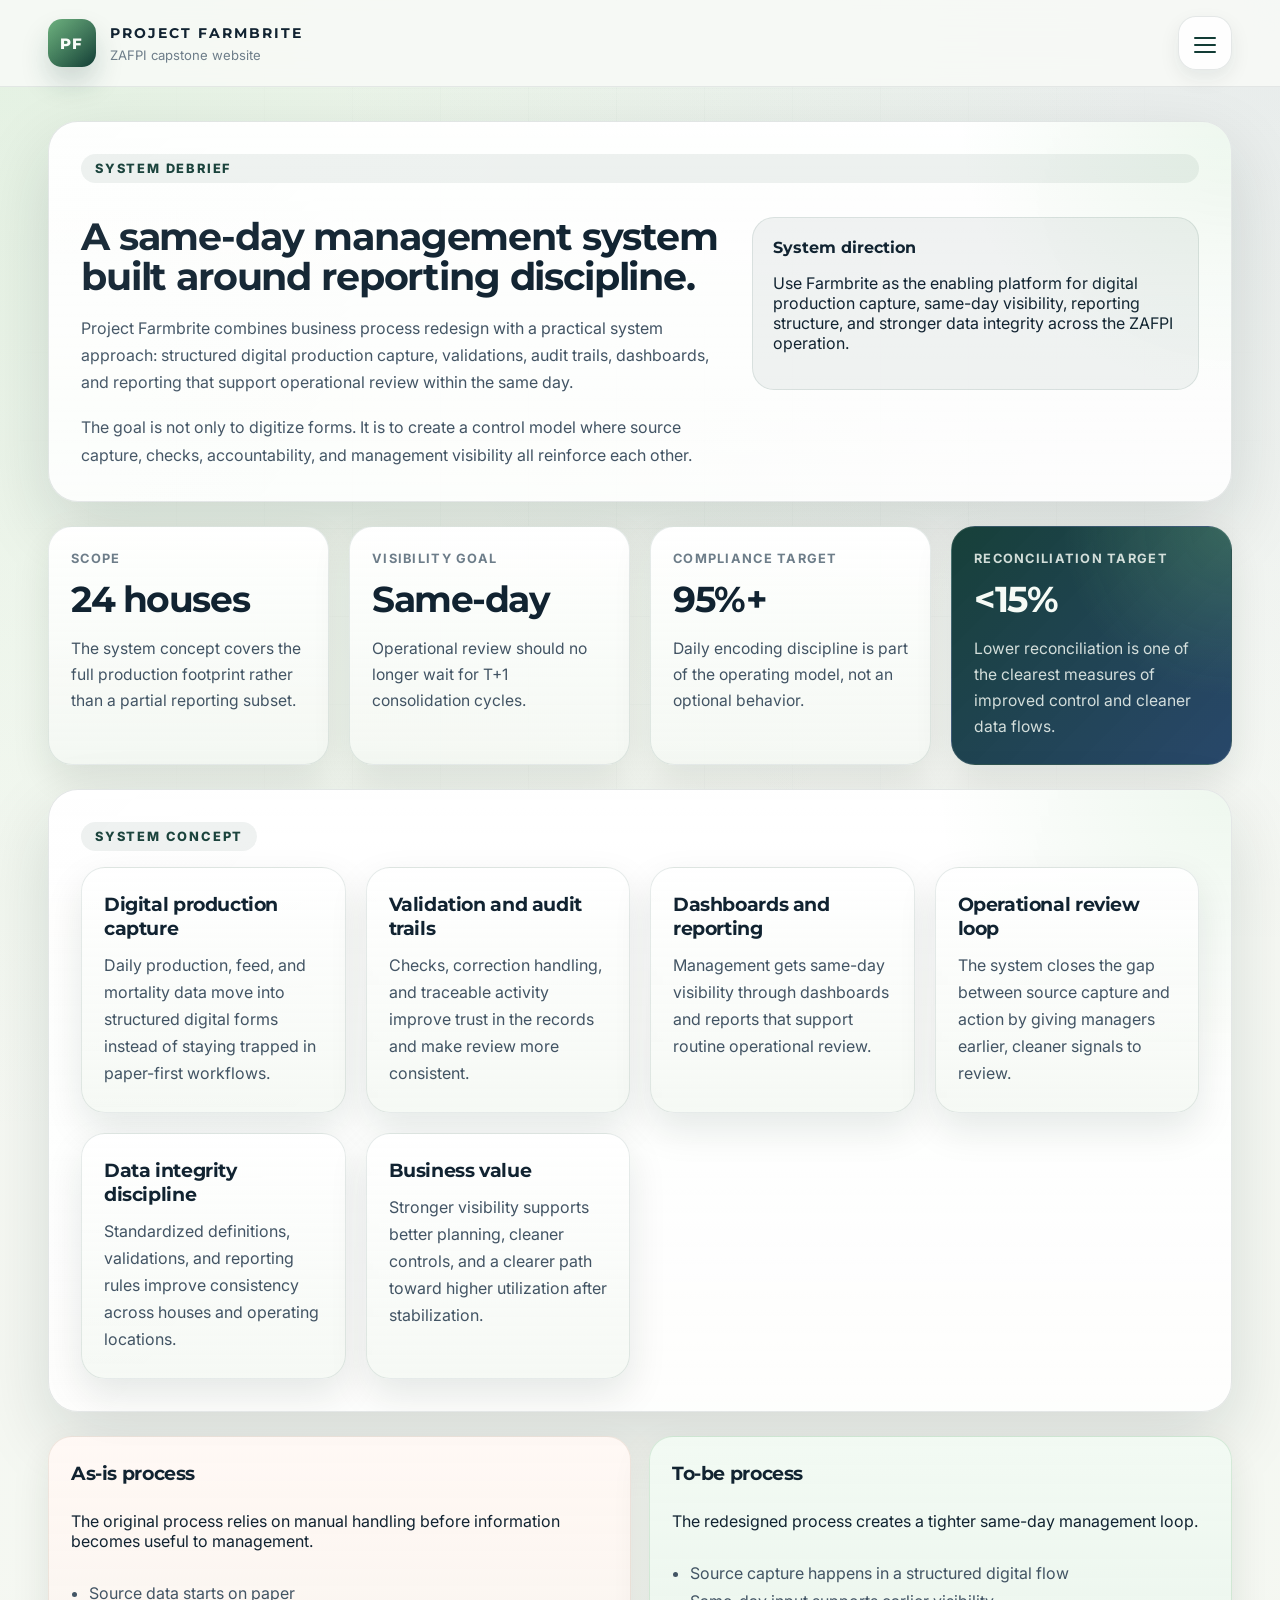
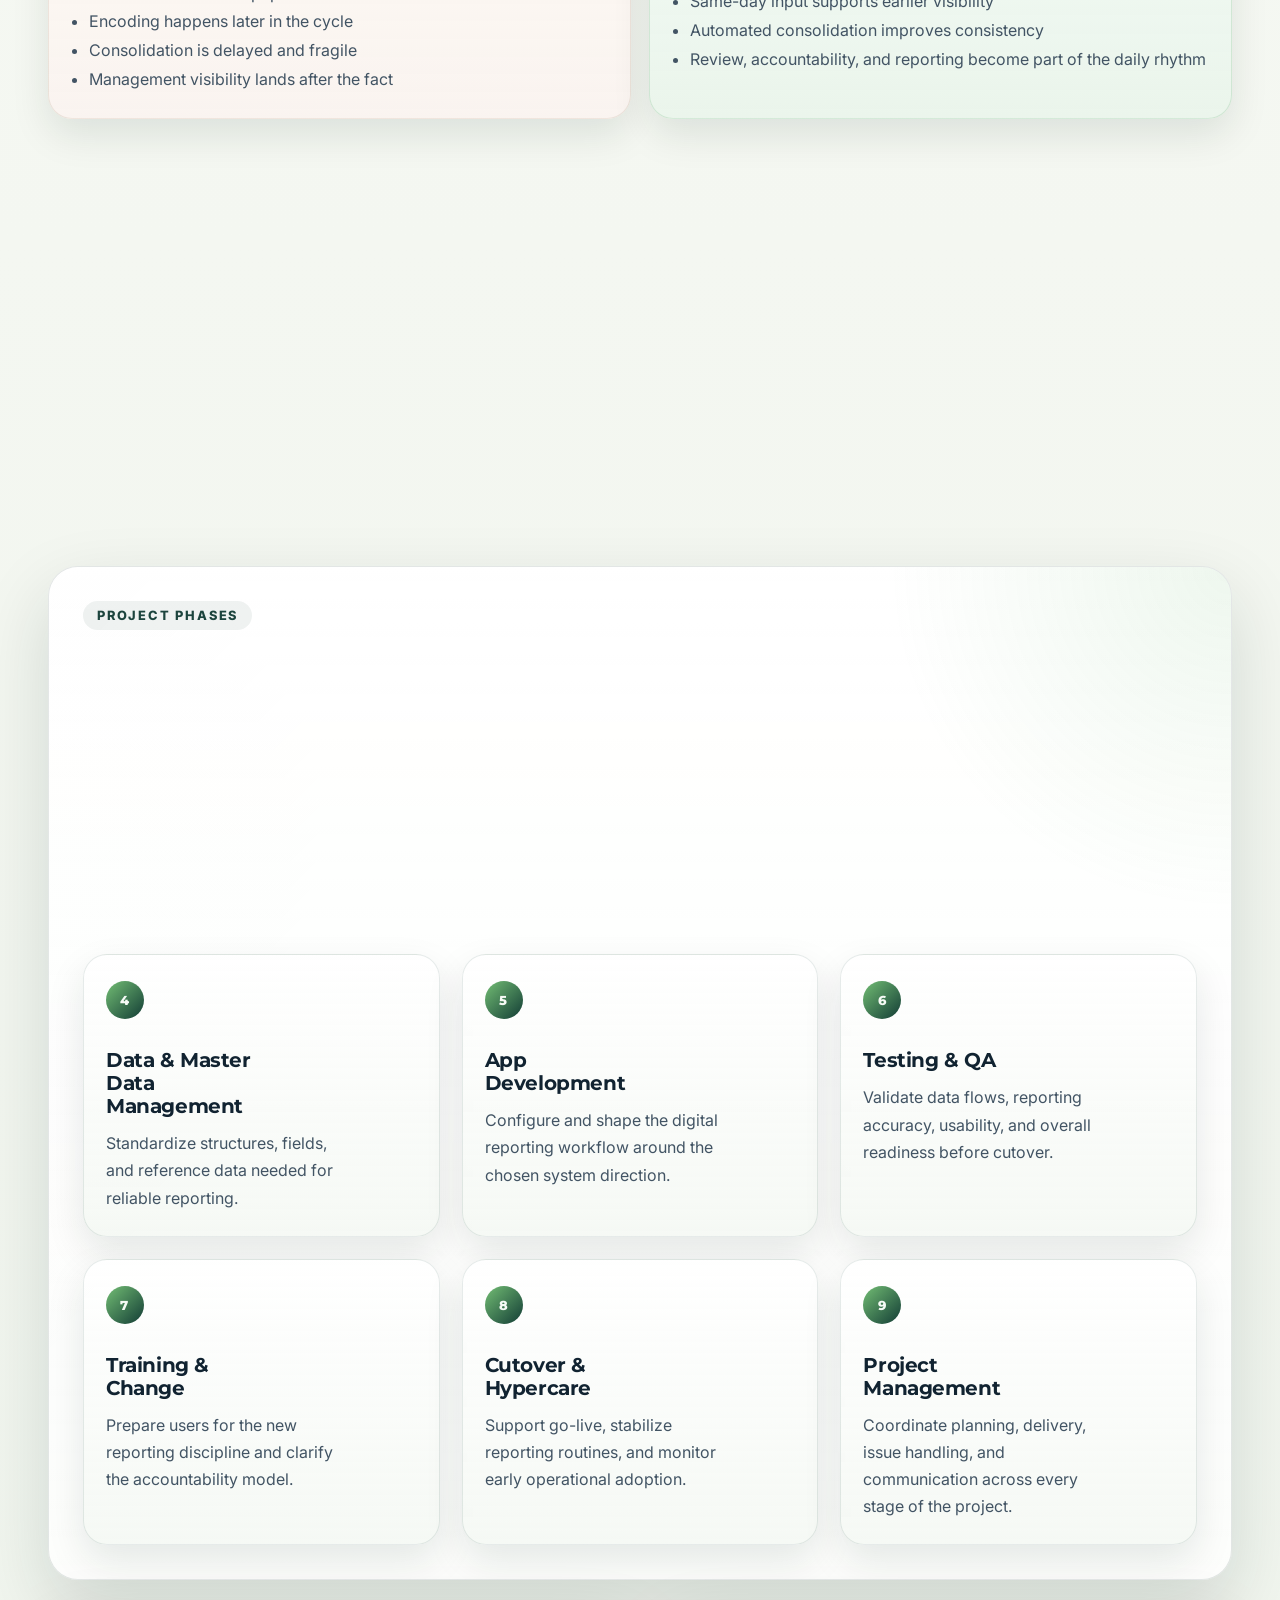
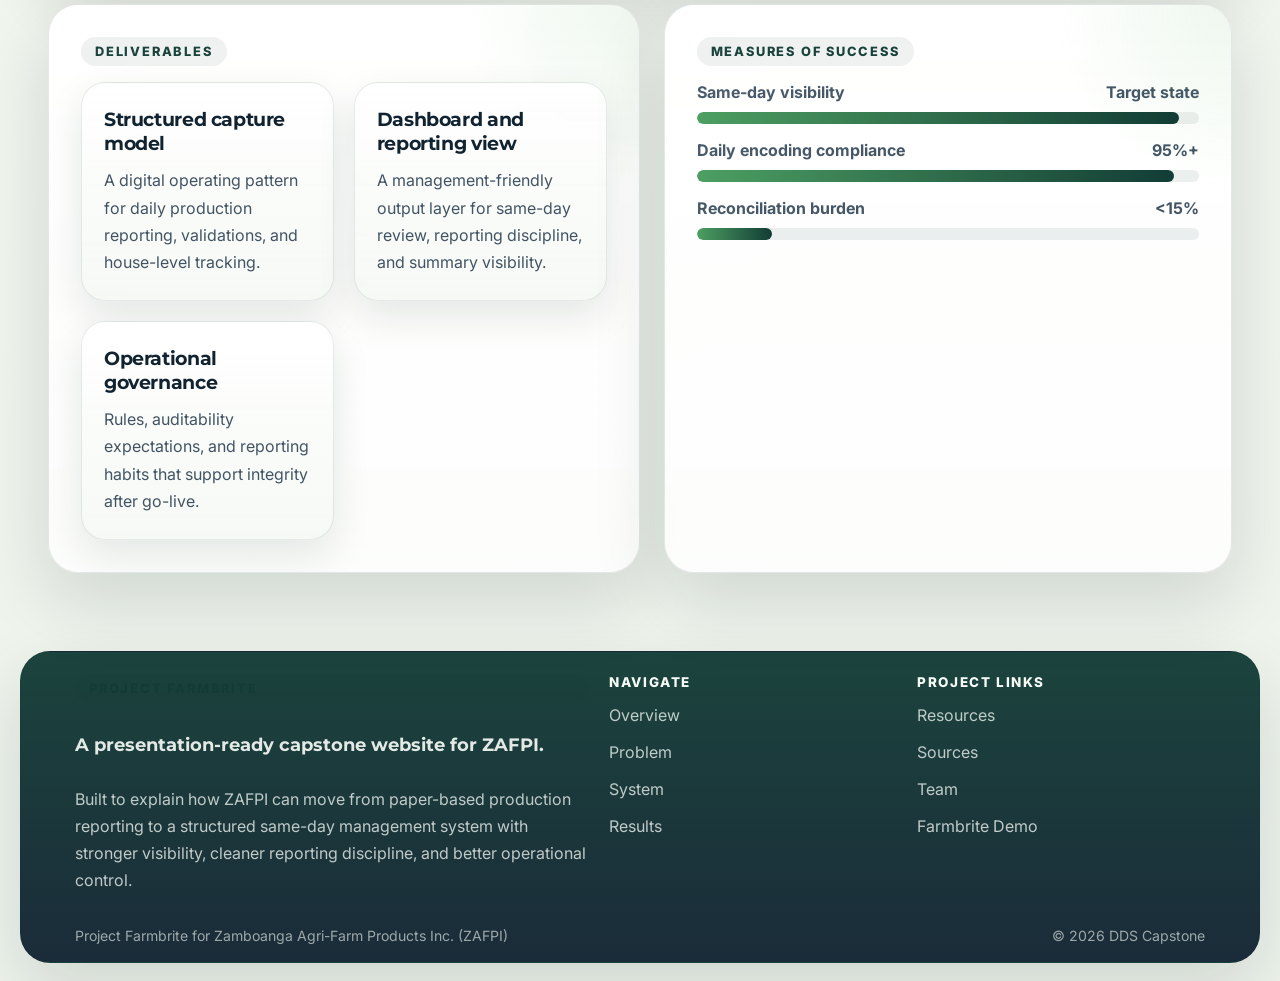
<file: system.html>
<!DOCTYPE html>
<html lang="en">
<head>
  <meta charset="UTF-8" />
  <meta name="viewport" content="width=device-width, initial-scale=1.0" />
  <title>Project Farmbrite | System</title>
  <link rel="preconnect" href="https://fonts.googleapis.com" />
  <link rel="preconnect" href="https://fonts.gstatic.com" crossorigin />
  <link href="https://fonts.googleapis.com/css2?family=Inter:wght@400;500;600;700;800&family=Montserrat:wght@600;700;800;900&display=swap" rel="stylesheet" />
<!-- INLINE_SITE_CSS_START -->
<style>
:root {
  --bg: #f4f7f1;
  --bg-soft: #edf2eb;
  --surface: rgba(255, 255, 255, 0.82);
  --surface-strong: rgba(255, 255, 255, 0.94);
  --surface-tint: rgba(11, 39, 31, 0.05);
  --line: rgba(14, 44, 36, 0.11);
  --line-strong: rgba(14, 44, 36, 0.18);
  --text: #112331;
  --muted: #425464;
  --subtle: #6d7d89;
  --green-900: #123c35;
  --green-700: #24584a;
  --green-500: #4d9f62;
  --green-400: #73be74;
  --green-300: #a8d49f;
  --navy: #17385f;
  --gold: #dcc37e;
  --shadow-lg: 0 28px 72px rgba(14, 35, 33, 0.14);
  --shadow-md: 0 16px 38px rgba(14, 35, 33, 0.1);
  --shadow-sm: 0 8px 20px rgba(14, 35, 33, 0.08);
  --radius-xl: 30px;
  --radius-lg: 24px;
  --radius-md: 18px;
  --radius-sm: 12px;
  --max-width: 1240px;
  --nav-height: 86px;
  --transition: 260ms cubic-bezier(0.22, 0.61, 0.36, 1);
}

*,
*::before,
*::after {
  box-sizing: border-box;
}

html {
  scroll-behavior: smooth;
}

html,
body {
  margin: 0;
  padding: 0;
}

body {
  min-height: 100vh;
  font-family: "Inter", sans-serif;
  color: var(--text);
  background:
    radial-gradient(circle at top left, rgba(115, 190, 116, 0.16), transparent 26%),
    radial-gradient(circle at top right, rgba(23, 56, 95, 0.08), transparent 22%),
    linear-gradient(180deg, #f9fbf7 0%, var(--bg) 44%, #eef4ec 100%);
  overflow-x: hidden;
}

body::before {
  content: "";
  position: fixed;
  inset: 0;
  z-index: -2;
  opacity: 0.55;
  background-image:
    linear-gradient(rgba(18, 60, 53, 0.03) 1px, transparent 1px),
    linear-gradient(90deg, rgba(18, 60, 53, 0.03) 1px, transparent 1px);
  background-size: 88px 88px;
  mask-image: radial-gradient(circle at center, black 42%, transparent 88%);
}

img {
  display: block;
  max-width: 100%;
}

a {
  color: inherit;
  text-decoration: none;
}

button,
input,
textarea,
select {
  font: inherit;
}

.site-shell {
  min-height: 100vh;
  display: flex;
  flex-direction: column;
}

.topbar {
  position: sticky;
  top: 0;
  z-index: 110;
  border-bottom: 1px solid rgba(17, 35, 49, 0.08);
  background: rgba(248, 250, 246, 0.88);
  backdrop-filter: blur(18px);
  -webkit-backdrop-filter: blur(18px);
}

.topbar-inner,
.page-container,
.footer-inner {
  width: min(100%, var(--max-width));
  margin: 0 auto;
  padding-left: 28px;
  padding-right: 28px;
}

.topbar-inner {
  min-height: var(--nav-height);
  display: flex;
  align-items: center;
  justify-content: space-between;
  gap: 20px;
}

.brand {
  display: inline-flex;
  align-items: center;
  gap: 14px;
  min-width: 0;
}

.brand-mark {
  width: 48px;
  height: 48px;
  border-radius: 14px;
  display: grid;
  place-items: center;
  color: #f9fcf8;
  background:
    linear-gradient(145deg, rgba(255, 255, 255, 0.18), transparent),
    linear-gradient(135deg, var(--green-500), var(--green-900));
  box-shadow: 0 16px 28px rgba(18, 60, 53, 0.18);
  font-family: "Montserrat", sans-serif;
  font-size: 0.94rem;
  font-weight: 800;
  letter-spacing: 0.12em;
}

.brand-copy {
  min-width: 0;
}

.brand-copy strong,
.brand-copy span {
  display: block;
}

.brand-copy strong {
  font-family: "Montserrat", sans-serif;
  font-size: 0.88rem;
  letter-spacing: 0.14em;
  text-transform: uppercase;
}

.brand-copy span {
  margin-top: 5px;
  color: var(--subtle);
  font-size: 0.82rem;
}

.nav-shell {
  position: relative;
  margin-left: auto;
  display: flex;
  align-items: center;
  gap: 16px;
}

.nav-toggle {
  display: none;
  align-items: center;
  justify-content: center;
  width: 46px;
  height: 46px;
  border: 1px solid var(--line);
  border-radius: 14px;
  background: rgba(255, 255, 255, 0.76);
  color: var(--text);
  cursor: pointer;
  transition: transform var(--transition), border-color var(--transition), background var(--transition);
}

.nav-toggle:hover,
.nav-toggle:focus-visible {
  background: rgba(255, 255, 255, 0.98);
  border-color: var(--line-strong);
}

.nav-menu {
  display: flex;
  align-items: center;
  gap: 8px;
}

.nav-link,
.button,
.text-button,
.mini-button {
  transition:
    transform var(--transition),
    box-shadow var(--transition),
    border-color var(--transition),
    background var(--transition),
    color var(--transition);
}

.nav-link {
  display: inline-flex;
  align-items: center;
  justify-content: center;
  min-height: 44px;
  padding: 10px 16px;
  border-radius: 999px;
  color: var(--muted);
  border: 1px solid transparent;
  font-size: 0.94rem;
  font-weight: 600;
}

.nav-link:hover,
.nav-link:focus-visible,
.nav-link.is-active {
  color: var(--text);
  background: rgba(255, 255, 255, 0.72);
  border-color: rgba(18, 60, 53, 0.11);
  box-shadow: var(--shadow-sm);
}

.button,
.text-button,
.mini-button {
  display: inline-flex;
  align-items: center;
  justify-content: center;
  gap: 10px;
  min-height: 48px;
  padding: 12px 18px;
  border-radius: 999px;
  border: 1px solid var(--line);
  background: rgba(255, 255, 255, 0.72);
  color: var(--text);
  cursor: pointer;
  font-weight: 700;
}

.button:hover,
.button:focus-visible,
.text-button:hover,
.text-button:focus-visible,
.mini-button:hover,
.mini-button:focus-visible {
  transform: translateY(-1px);
  border-color: var(--line-strong);
  background: rgba(255, 255, 255, 0.98);
  box-shadow: var(--shadow-sm);
}

.button-primary {
  border: none;
  color: #fdfefc;
  background:
    linear-gradient(140deg, rgba(255, 255, 255, 0.18), transparent 32%),
    linear-gradient(135deg, var(--green-500), var(--green-900));
  box-shadow: 0 18px 36px rgba(18, 60, 53, 0.22);
}

.button-secondary {
  background: rgba(255, 255, 255, 0.86);
}

.text-button {
  min-height: auto;
  padding: 0;
  border: 0;
  background: transparent;
  color: var(--green-900);
  font-weight: 700;
  justify-content: flex-start;
  box-shadow: none;
}

.text-button:hover,
.text-button:focus-visible {
  transform: none;
  color: var(--navy);
  box-shadow: none;
}

.page-main {
  flex: 1;
  padding: 34px 0 68px;
}

.page-stack {
  display: grid;
  gap: 24px;
}

.section-shell,
.hero-shell,
.surface-card,
.simulation-shell {
  position: relative;
  overflow: hidden;
  border: 1px solid var(--line);
  border-radius: var(--radius-xl);
  background: linear-gradient(180deg, rgba(255, 255, 255, 0.96), rgba(255, 255, 255, 0.82));
  box-shadow: var(--shadow-lg);
}

.hero-shell,
.section-shell {
  padding: 32px;
}

.section-shell::before,
.hero-shell::before,
.simulation-shell::before {
  content: "";
  position: absolute;
  inset: 0;
  pointer-events: none;
  background:
    radial-gradient(circle at top right, rgba(115, 190, 116, 0.12), transparent 22%),
    linear-gradient(135deg, rgba(255, 255, 255, 0.05), transparent 48%);
}

.eyebrow,
.kicker {
  display: inline-flex;
  align-items: center;
  gap: 10px;
  margin-bottom: 16px;
  padding: 7px 14px;
  border-radius: 999px;
  background: rgba(18, 60, 53, 0.07);
  color: var(--green-900);
  font-size: 0.8rem;
  font-weight: 800;
  letter-spacing: 0.14em;
  text-transform: uppercase;
}

.display-title,
.page-title,
.section-title,
.hero-title,
.summary-title {
  margin: 0;
  font-family: "Montserrat", sans-serif;
  line-height: 1.04;
  letter-spacing: -0.03em;
}

.hero-title {
  max-width: 12ch;
  font-size: clamp(2.55rem, 5vw, 5.1rem);
}

.page-title {
  font-size: clamp(2.1rem, 3vw, 3.2rem);
}

.section-title,
.summary-title {
  font-size: clamp(1.45rem, 2vw, 2rem);
}

.lead,
.hero-copy p,
.section-copy,
.summary-copy,
.card p,
.surface-card p,
.detail-list p,
.resource-copy p {
  margin: 0;
  color: var(--muted);
  font-size: 1rem;
  line-height: 1.7;
}

.hero-copy,
.section-copy-stack {
  display: grid;
  gap: 18px;
}

.hero-copy {
  align-content: start;
}

.hero-copy > .button,
.hero-copy > .text-button {
  justify-self: start;
}

.hero-grid,
.split-grid,
.two-column-grid {
  display: grid;
  grid-template-columns: minmax(0, 1.02fr) minmax(340px, 0.98fr);
  gap: 24px;
  align-items: stretch;
}

.three-column-grid,
.stats-grid,
.card-grid,
.resource-grid,
.team-grid,
.mini-stat-grid,
.success-grid {
  display: grid;
  grid-template-columns: repeat(auto-fit, minmax(250px, 1fr));
  gap: 20px;
}

.four-column-grid,
.quick-stat-grid {
  display: grid;
  grid-template-columns: repeat(auto-fit, minmax(220px, 1fr));
  gap: 20px;
}

.surface-card,
.stat-card,
.metric-card,
.detail-card,
.resource-card,
.team-card,
.process-card,
.path-card,
.phase-card,
.logo-card,
.comparison-card,
.summary-band,
.evidence-card {
  padding: 24px 22px;
  border-radius: var(--radius-lg);
  border: 1px solid rgba(18, 60, 53, 0.1);
  background: linear-gradient(180deg, rgba(255, 255, 255, 0.96), rgba(244, 248, 243, 0.86));
  box-shadow: var(--shadow-md);
}

.surface-card,
.stat-card,
.metric-card,
.detail-card,
.resource-card,
.team-card,
.process-card,
.path-card,
.phase-card,
.logo-card,
.comparison-card,
.summary-band,
.evidence-card {
  display: grid;
  align-content: start;
  gap: 12px;
}

.surface-card:hover,
.stat-card:hover,
.metric-card:hover,
.detail-card:hover,
.resource-card:hover,
.team-card:hover,
.process-card:hover,
.path-card:hover,
.phase-card:hover,
.comparison-card:hover,
.summary-band:hover,
.evidence-card:hover {
  transform: translateY(-4px);
  box-shadow: 0 22px 52px rgba(14, 35, 33, 0.14);
}

.card-label,
.stat-label,
.mini-label,
.resource-label {
  display: block;
  color: var(--subtle);
  font-size: 0.8rem;
  font-weight: 700;
  letter-spacing: 0.1em;
  text-transform: uppercase;
}

.stat-value,
.metric-value,
.big-number {
  display: block;
  margin-top: 4px;
  font-family: "Montserrat", sans-serif;
  font-size: clamp(2rem, 2.8vw, 3.1rem);
  line-height: 0.96;
  letter-spacing: -0.04em;
  overflow-wrap: anywhere;
}

.stat-support,
.detail-note,
.metric-note {
  margin-top: 8px;
  color: var(--muted);
  font-size: 0.98rem;
  line-height: 1.65;
}

.stat-card.is-accent,
.summary-band.is-accent {
  background:
    radial-gradient(circle at top right, rgba(115, 190, 116, 0.28), transparent 46%),
    linear-gradient(135deg, rgba(18, 60, 53, 0.98), rgba(23, 56, 95, 0.92));
  border-color: rgba(255, 255, 255, 0.1);
  color: #f6fbf6;
}

.stat-card.is-accent .card-label,
.stat-card.is-accent .stat-support,
.summary-band.is-accent .card-label,
.summary-band.is-accent .stat-support {
  color: rgba(245, 251, 246, 0.84);
}

.hero-actions,
.button-row,
.mini-button-row {
  display: flex;
  flex-wrap: wrap;
  gap: 12px;
}

.hero-facts {
  display: flex;
  flex-wrap: wrap;
  gap: 10px;
}

.fact-pill,
.tag-pill {
  display: inline-flex;
  align-items: center;
  gap: 8px;
  min-height: 42px;
  padding: 9px 14px;
  border-radius: 999px;
  background: rgba(255, 255, 255, 0.82);
  border: 1px solid rgba(18, 60, 53, 0.12);
  box-shadow: var(--shadow-sm);
  color: var(--muted);
  font-size: 0.92rem;
  font-weight: 700;
}

.fact-pill strong,
.tag-pill strong {
  color: var(--green-900);
}

.brand-strip {
  display: grid;
  grid-template-columns: minmax(0, 1fr) minmax(0, 1fr);
  gap: 18px;
}

.logo-card img {
  width: 100%;
  height: 160px;
  object-fit: contain;
  padding: 18px;
  border-radius: 20px;
  background: rgba(255, 255, 255, 0.92);
  border: 1px solid rgba(18, 60, 53, 0.06);
}

.detail-list,
.detail-table,
.resource-list,
.source-list {
  width: 100%;
  border-collapse: collapse;
}

.detail-table th,
.detail-table td {
  padding: 16px 0;
  border-bottom: 1px solid rgba(18, 60, 53, 0.1);
  text-align: left;
  vertical-align: top;
}

.detail-table th {
  width: 34%;
  padding-right: 18px;
  color: var(--subtle);
  font-size: 0.86rem;
  text-transform: uppercase;
  letter-spacing: 0.1em;
}

.detail-table td {
  color: var(--muted);
  line-height: 1.7;
}

.comparison-grid {
  display: grid;
  grid-template-columns: repeat(2, minmax(0, 1fr));
  gap: 18px;
}

.comparison-card header,
.resource-card header,
.team-card header,
.phase-card header,
.process-card header {
  display: grid;
  gap: 10px;
}

.comparison-card h3,
.resource-card h3,
.team-card h3,
.phase-card h3,
.process-card h3,
.detail-card h3,
.surface-card h3,
.path-card h3 {
  margin: 0;
  font-family: "Montserrat", sans-serif;
  font-size: 1.2rem;
  letter-spacing: -0.02em;
}

.comparison-card ul,
.summary-band ul,
.phase-card ul,
.resource-card ul,
.source-card ul,
.team-card ul {
  margin: 0;
  padding-left: 18px;
  color: var(--muted);
  line-height: 1.8;
}

.comparison-card.before {
  background: linear-gradient(180deg, rgba(255, 248, 244, 0.94), rgba(250, 243, 239, 0.88));
  border-color: rgba(130, 94, 60, 0.12);
}

.comparison-card.after {
  background: linear-gradient(180deg, rgba(242, 250, 243, 0.98), rgba(233, 244, 235, 0.92));
  border-color: rgba(77, 159, 98, 0.18);
}

.progress-list {
  display: grid;
  gap: 16px;
}

.progress-item {
  display: grid;
  gap: 10px;
}

.progress-head {
  display: flex;
  justify-content: space-between;
  gap: 16px;
  color: var(--muted);
  font-weight: 700;
}

.progress-bar {
  position: relative;
  height: 12px;
  border-radius: 999px;
  overflow: hidden;
  background: rgba(18, 60, 53, 0.08);
}

.progress-bar span {
  position: absolute;
  inset: 0 auto 0 0;
  width: var(--fill, 50%);
  border-radius: inherit;
  background: linear-gradient(90deg, var(--green-500), var(--green-900));
}

.process-flow {
  display: grid;
  grid-template-columns: repeat(4, minmax(0, 1fr));
  gap: 18px;
}

.process-card {
  min-height: 100%;
}

.process-card::after {
  content: "";
  position: absolute;
  top: 50%;
  right: -18px;
  width: 18px;
  height: 2px;
  background: linear-gradient(90deg, rgba(18, 60, 53, 0.12), rgba(18, 60, 53, 0.36));
  transform: translateY(-50%);
}

.process-card:last-child::after {
  display: none;
}

.process-index,
.phase-index {
  display: inline-flex;
  align-items: center;
  justify-content: center;
  width: 38px;
  height: 38px;
  margin-bottom: 16px;
  border-radius: 50%;
  background: linear-gradient(135deg, var(--green-400), var(--green-900));
  color: #f6fbf6;
  font-family: "Montserrat", sans-serif;
  font-size: 0.82rem;
  font-weight: 800;
  letter-spacing: 0.08em;
}

.timeline-shell {
  padding: 34px;
}

.timeline-track {
  position: relative;
  display: grid;
  grid-template-columns: repeat(3, minmax(0, 1fr));
  gap: 22px;
  align-items: stretch;
}

.timeline-track::before {
  display: none;
}

.phase-card {
  min-height: 0;
  padding: 26px 22px 24px;
}

.phase-card h3 {
  font-size: clamp(1.22rem, 1.6vw, 1.6rem);
  line-height: 1.12;
  max-width: 12ch;
}

.phase-card p {
  margin: 0;
  color: var(--muted);
  font-size: 1rem;
  line-height: 1.7;
  max-width: 25ch;
}

.phase-card .phase-index {
  margin-bottom: 18px;
}

.resource-card,
.source-card,
.evidence-card {
  display: grid;
  gap: 12px;
}

.resource-meta,
.source-meta {
  display: inline-flex;
  align-items: center;
  gap: 8px;
  font-size: 0.82rem;
  color: var(--subtle);
  letter-spacing: 0.08em;
  text-transform: uppercase;
}

.placeholder-panel,
.image-placeholder,
.document-placeholder {
  min-height: 180px;
  border-radius: 20px;
  border: 1px dashed rgba(18, 60, 53, 0.18);
  background: linear-gradient(135deg, rgba(18, 60, 53, 0.04), rgba(23, 56, 95, 0.04));
  display: grid;
  place-items: center;
  padding: 20px;
  text-align: center;
  color: var(--subtle);
  line-height: 1.6;
}

.team-card {
  display: grid;
  gap: 16px;
  height: 100%;
}

.avatar-badge {
  width: 64px;
  height: 64px;
  border-radius: 18px;
  display: grid;
  place-items: center;
  color: #f6fbf6;
  background: linear-gradient(135deg, var(--green-500), var(--navy));
  font-family: "Montserrat", sans-serif;
  font-size: 1rem;
  font-weight: 800;
  letter-spacing: 0.08em;
  box-shadow: var(--shadow-sm);
}

.member-role {
  display: inline-flex;
  width: fit-content;
  padding: 7px 12px;
  border-radius: 999px;
  background: rgba(18, 60, 53, 0.08);
  color: var(--green-900);
  font-size: 0.8rem;
  font-weight: 800;
  letter-spacing: 0.1em;
  text-transform: uppercase;
}

.site-footer {
  padding: 0 0 30px;
}

.footer-inner {
  border: 1px solid var(--line);
  border-radius: var(--radius-xl);
  background: linear-gradient(180deg, rgba(18, 60, 53, 0.96), rgba(17, 35, 49, 0.96));
  box-shadow: var(--shadow-lg);
  color: rgba(245, 250, 245, 0.92);
}

.footer-grid {
  display: grid;
  grid-template-columns: minmax(0, 1.3fr) repeat(2, minmax(200px, 1fr));
  gap: 24px;
  padding: 28px;
}

.footer-brand {
  display: grid;
  gap: 14px;
}

.footer-title {
  margin: 0;
  font-family: "Montserrat", sans-serif;
  font-size: 1.35rem;
}

.footer-copy,
.footer-list a,
.footer-note {
  color: rgba(245, 250, 245, 0.76);
  line-height: 1.7;
}

.footer-heading {
  margin: 0 0 12px;
  color: #f6fbf6;
  font-size: 0.84rem;
  font-weight: 800;
  letter-spacing: 0.12em;
  text-transform: uppercase;
}

.footer-list {
  display: grid;
  gap: 10px;
}

.footer-list a:hover,
.footer-list a:focus-visible {
  color: #ffffff;
}

.footer-bottom {
  display: flex;
  justify-content: space-between;
  gap: 16px;
  padding: 0 28px 24px;
  color: rgba(245, 250, 245, 0.6);
  font-size: 0.88rem;
}

.reveal {
  opacity: 0;
  transform: translateY(22px);
  transition: opacity 620ms ease, transform 620ms ease;
}

.reveal.in-view {
  opacity: 1;
  transform: translateY(0);
}

.reveal-delay-1 {
  transition-delay: 90ms;
}

.reveal-delay-2 {
  transition-delay: 180ms;
}

.reveal-delay-3 {
  transition-delay: 270ms;
}

.page-home .page-main {
  padding-top: 22px;
}

.home-grid {
  display: grid;
  gap: 22px;
}

.home-hero {
  display: grid;
  grid-template-columns: minmax(0, 0.88fr) minmax(420px, 1.12fr);
  gap: 24px;
  align-items: stretch;
}

.home-copy-wrap {
  display: grid;
  gap: 20px;
}

.hero-lead {
  font-size: 1.08rem;
}

.positioning-line {
  padding: 18px 20px;
  border-radius: 22px;
  background: rgba(18, 60, 53, 0.07);
  border: 1px solid rgba(18, 60, 53, 0.1);
  color: var(--green-900);
  font-weight: 700;
  line-height: 1.7;
}

.simulation-shell {
  min-height: 620px;
  padding: 0;
}

.demo-stage {
  position: relative;
  min-height: 620px;
  isolation: isolate;
  overflow: hidden;
  background:
    radial-gradient(circle at 16% 20%, rgba(255, 215, 150, 0.42), transparent 16%),
    linear-gradient(180deg, #dbe7d2 0%, #f1eadb 36%, #efe5cf 64%, #dde7d6 100%);
}

.demo-stage::before {
  content: "";
  position: absolute;
  inset: 0;
  background:
    linear-gradient(180deg, rgba(7, 18, 13, 0.06), transparent 36%, rgba(7, 18, 13, 0.16) 100%),
    radial-gradient(circle at center, transparent 34%, rgba(7, 18, 13, 0.3) 112%);
  z-index: 2;
  pointer-events: none;
}

.canvas-container,
.fallback-scene {
  position: absolute;
  inset: 0;
}

.fallback-scene {
  display: grid;
  place-items: center;
  z-index: 0;
  padding: 28px;
}

.fallback-scene[hidden] {
  display: none;
}

.fallback-frame {
  width: min(100%, 480px);
  padding: 24px;
  border-radius: 26px;
  border: 1px solid rgba(18, 60, 53, 0.12);
  background: rgba(255, 255, 255, 0.74);
  backdrop-filter: blur(14px);
  box-shadow: var(--shadow-lg);
  display: grid;
  gap: 16px;
}

.fallback-topline {
  display: flex;
  justify-content: space-between;
  gap: 12px;
  color: var(--subtle);
  font-size: 0.85rem;
  font-weight: 700;
  letter-spacing: 0.08em;
  text-transform: uppercase;
}

.fallback-grid {
  display: grid;
  grid-template-columns: repeat(2, minmax(0, 1fr));
  gap: 12px;
}

.fallback-grid article,
.mini-panel {
  padding: 16px;
  border-radius: 18px;
  background: rgba(18, 60, 53, 0.06);
  border: 1px solid rgba(18, 60, 53, 0.08);
}

.fallback-grid strong,
.mini-panel strong {
  display: block;
  margin-bottom: 4px;
  font-family: "Montserrat", sans-serif;
}

.sim-overlay {
  position: relative;
  z-index: 3;
  height: 100%;
  padding: 24px;
  display: grid;
  grid-template-rows: auto 1fr auto;
  gap: 20px;
}

.sim-topbar,
.sim-controls,
.story-panel,
.sim-toast {
  transition: opacity var(--transition), transform var(--transition);
}

.demo-stage.is-focus .sim-topbar,
.demo-stage.is-focus .sim-controls,
.demo-stage.is-focus .sim-toast {
  opacity: 0.22;
}

.demo-stage.is-focus .story-panel {
  transform: translateY(-8px);
}

.sim-topbar {
  display: flex;
  justify-content: space-between;
  gap: 18px;
  align-items: flex-start;
}

.sim-brand-chip,
.sim-state-chip,
.signal-card,
.metric-chip {
  border: 1px solid rgba(255, 255, 255, 0.18);
  background: rgba(9, 22, 18, 0.56);
  box-shadow: var(--shadow-md);
  backdrop-filter: blur(18px);
}

.sim-brand-chip,
.sim-state-chip {
  padding: 14px 16px;
  border-radius: 18px;
  color: rgba(244, 250, 243, 0.92);
}

.sim-brand-chip strong,
.sim-state-chip strong {
  display: block;
  font-size: 0.84rem;
  letter-spacing: 0.12em;
  text-transform: uppercase;
}

.sim-brand-chip span,
.sim-state-chip span {
  display: block;
  margin-top: 6px;
  color: rgba(244, 250, 243, 0.72);
  font-size: 0.92rem;
}

.sim-layout {
  display: grid;
  grid-template-columns: minmax(0, 1fr) minmax(280px, 340px);
  gap: 20px;
  align-items: end;
}

.story-panel {
  align-self: center;
  max-width: 620px;
  display: grid;
  gap: 18px;
}

.story-lines {
  min-height: 174px;
}

.story-line {
  display: none;
  margin: 0;
  color: #f7fbf6;
  font-family: "Montserrat", sans-serif;
  font-size: clamp(2.25rem, 4vw, 4.1rem);
  line-height: 0.98;
  letter-spacing: -0.05em;
  text-wrap: balance;
}

.story-line.is-active {
  display: block;
  animation: storyFade 540ms ease;
}

@keyframes storyFade {
  from {
    opacity: 0;
    transform: translateY(10px);
  }

  to {
    opacity: 1;
    transform: translateY(0);
  }
}

.story-support {
  max-width: 48ch;
  color: rgba(244, 250, 243, 0.78);
  line-height: 1.75;
}

.sim-signals {
  display: grid;
  gap: 12px;
}

.signal-card {
  padding: 18px;
  border-radius: 22px;
  color: #f5fbf4;
}

.signal-head {
  display: flex;
  justify-content: space-between;
  gap: 16px;
  align-items: center;
  color: rgba(245, 251, 244, 0.72);
  font-size: 0.82rem;
  font-weight: 700;
  letter-spacing: 0.08em;
  text-transform: uppercase;
}

.live-dot {
  width: 8px;
  height: 8px;
  border-radius: 50%;
  background: #8cf3aa;
  box-shadow: 0 0 0 10px rgba(140, 243, 170, 0.12);
}

.signal-value {
  margin: 12px 0 8px;
  font-family: "Montserrat", sans-serif;
  font-size: 2rem;
  line-height: 1;
  letter-spacing: -0.04em;
}

.signal-copy {
  color: rgba(245, 251, 244, 0.78);
  line-height: 1.6;
}

.signal-meta {
  display: flex;
  flex-wrap: wrap;
  gap: 12px;
  margin-top: 12px;
  color: rgba(245, 251, 244, 0.7);
  font-size: 0.9rem;
}

.sim-bottom {
  display: grid;
  grid-template-columns: minmax(0, 1fr) minmax(280px, 380px);
  gap: 20px;
  align-items: end;
}

.sim-controls {
  display: flex;
  flex-wrap: wrap;
  gap: 12px;
  align-items: center;
}

.instruction-chip {
  padding: 12px 16px;
  border-radius: 999px;
  border: 1px solid rgba(255, 255, 255, 0.18);
  background: rgba(9, 22, 18, 0.54);
  color: rgba(245, 251, 244, 0.86);
  font-size: 0.84rem;
  font-weight: 700;
  letter-spacing: 0.08em;
  text-transform: uppercase;
}

.dashboard-panel {
  padding: 18px;
  border-radius: 28px;
  border: 1px solid rgba(255, 255, 255, 0.16);
  background: linear-gradient(180deg, rgba(11, 21, 27, 0.82), rgba(14, 35, 33, 0.78));
  box-shadow: 0 24px 54px rgba(7, 18, 13, 0.3);
  color: #eff7ef;
  backdrop-filter: blur(18px);
}

.dashboard-header {
  display: flex;
  justify-content: space-between;
  gap: 12px;
  align-items: start;
}

.dashboard-title {
  margin: 0;
  font-family: "Montserrat", sans-serif;
  font-size: 1.1rem;
}

.dashboard-subtitle,
.dashboard-time {
  color: rgba(239, 247, 239, 0.68);
  font-size: 0.86rem;
}

.dashboard-grid {
  display: grid;
  grid-template-columns: 112px minmax(0, 1fr);
  gap: 16px;
  margin-top: 18px;
}

.ring-card {
  display: grid;
  gap: 10px;
  align-content: start;
}

.ring-visual {
  --ring-fill: 95;
  width: 100px;
  height: 100px;
  border-radius: 50%;
  display: grid;
  place-items: center;
  background:
    radial-gradient(circle at center, rgba(14, 35, 33, 0.96) 58%, transparent 60%),
    conic-gradient(#8ae18f calc(var(--ring-fill) * 1%), rgba(255, 255, 255, 0.08) 0);
}

.ring-visual strong {
  font-family: "Montserrat", sans-serif;
  font-size: 1.2rem;
}

.dashboard-mini-grid {
  display: grid;
  grid-template-columns: repeat(2, minmax(0, 1fr));
  gap: 10px;
}

.dashboard-mini-card {
  padding: 14px;
  border-radius: 18px;
  background: rgba(255, 255, 255, 0.06);
  border: 1px solid rgba(255, 255, 255, 0.08);
}

.dashboard-mini-card label {
  display: block;
  color: rgba(239, 247, 239, 0.62);
  font-size: 0.74rem;
  font-weight: 700;
  letter-spacing: 0.08em;
  text-transform: uppercase;
}

.dashboard-mini-card strong {
  display: block;
  margin-top: 8px;
  font-family: "Montserrat", sans-serif;
  font-size: 1.14rem;
}

.dashboard-progress {
  display: grid;
  gap: 12px;
  margin-top: 16px;
}

.dashboard-progress-item {
  display: grid;
  gap: 8px;
}

.dashboard-progress-head {
  display: flex;
  justify-content: space-between;
  gap: 12px;
  font-size: 0.84rem;
  color: rgba(239, 247, 239, 0.7);
}

.dashboard-progress-bar {
  height: 10px;
  border-radius: 999px;
  overflow: hidden;
  background: rgba(255, 255, 255, 0.08);
}

.dashboard-progress-bar span {
  display: block;
  height: 100%;
  width: var(--fill, 50%);
  border-radius: inherit;
  background: linear-gradient(90deg, #8ae18f, #4d9f62);
}

.sim-toast {
  position: absolute;
  left: 24px;
  bottom: 24px;
  max-width: 280px;
  padding: 14px 16px;
  border-radius: 18px;
  border: 1px solid rgba(255, 255, 255, 0.16);
  background: rgba(11, 21, 27, 0.74);
  color: rgba(245, 251, 244, 0.86);
  box-shadow: var(--shadow-md);
  backdrop-filter: blur(16px);
  opacity: 0;
  transform: translateY(8px);
  transition: opacity 240ms ease, transform 240ms ease;
  z-index: 4;
}

.sim-toast.is-visible {
  opacity: 1;
  transform: translateY(0);
}

.sim-toast strong {
  display: block;
  margin-bottom: 4px;
}

.home-summary-grid,
.home-path-grid {
  display: grid;
  grid-template-columns: repeat(2, minmax(0, 1fr));
  gap: 22px;
}

.summary-band {
  display: grid;
  gap: 20px;
}

.summary-band .quick-stat-grid {
  margin-top: 6px;
  align-items: stretch;
}

.summary-band .surface-card,
.summary-band .stat-card {
  box-shadow: none;
}

.quote-strip {
  padding: 22px 24px;
  border-radius: var(--radius-lg);
  background: rgba(18, 60, 53, 0.06);
  border: 1px solid rgba(18, 60, 53, 0.1);
  color: var(--green-900);
  font-size: 1.04rem;
  font-weight: 700;
  line-height: 1.8;
}

.page-hero-band {
  display: grid;
  gap: 18px;
}

.page-intro-grid {
  display: grid;
  grid-template-columns: minmax(0, 1.18fr) minmax(360px, 0.82fr);
  gap: 28px;
  align-items: start;
}

.mini-stat-grid {
  align-self: start;
}

.mini-stat-grid .surface-card {
  min-height: 100%;
}

.quick-stat-grid .stat-card {
  min-height: 260px;
}

.quick-stat-grid .stat-value {
  font-size: clamp(2.1rem, 3.2vw, 3.4rem);
}

.callout-card {
  padding: 20px;
  border-radius: 22px;
  background: rgba(18, 60, 53, 0.06);
  border: 1px solid rgba(18, 60, 53, 0.1);
}

.callout-card strong {
  display: block;
  margin-bottom: 8px;
  font-family: "Montserrat", sans-serif;
}

.source-card {
  padding: 22px;
  border-radius: var(--radius-lg);
  border: 1px solid rgba(18, 60, 53, 0.1);
  background: rgba(255, 255, 255, 0.9);
  box-shadow: var(--shadow-md);
}

.source-card h3 {
  margin: 0 0 10px;
  font-family: "Montserrat", sans-serif;
  font-size: 1.15rem;
}

.source-card p {
  margin: 0;
  color: var(--muted);
  line-height: 1.7;
}

@media (max-width: 1180px) {
  .home-hero,
  .hero-grid,
  .split-grid,
  .two-column-grid,
  .page-intro-grid {
    grid-template-columns: 1fr;
  }

  .timeline-track {
    grid-template-columns: repeat(2, minmax(0, 1fr));
  }

  .three-column-grid,
  .stats-grid,
  .card-grid,
  .resource-grid,
  .team-grid,
  .mini-stat-grid,
  .success-grid {
    grid-template-columns: repeat(2, minmax(0, 1fr));
  }

  .four-column-grid,
  .quick-stat-grid,
  .process-flow {
    grid-template-columns: repeat(2, minmax(0, 1fr));
  }

  .process-card::after {
    display: none;
  }

  .sim-layout,
  .sim-bottom,
  .home-summary-grid,
  .home-path-grid,
  .brand-strip {
    grid-template-columns: 1fr;
  }
}

@media (max-width: 900px) {
  .topbar-inner,
  .page-container,
  .footer-inner {
    padding-left: 18px;
    padding-right: 18px;
  }

  .topbar-inner {
    min-height: 78px;
    flex-wrap: wrap;
  }

  .nav-toggle {
    display: inline-flex;
  }

  .nav-shell {
    margin-left: 0;
    width: 100%;
    justify-content: space-between;
  }

  .nav-menu {
    position: absolute;
    top: calc(100% + 10px);
    left: 18px;
    right: 18px;
    z-index: 120;
    display: grid;
    gap: 8px;
    padding: 14px;
    border-radius: 24px;
    border: 1px solid var(--line);
    background: rgba(248, 250, 246, 0.98);
    box-shadow: var(--shadow-lg);
    opacity: 0;
    visibility: hidden;
    transform: translateY(-8px);
    transition: opacity var(--transition), visibility var(--transition), transform var(--transition);
  }

  .nav-menu.is-open {
    opacity: 1;
    visibility: visible;
    transform: translateY(0);
  }

  .nav-link,
  .button.nav-cta {
    width: 100%;
    justify-content: center;
  }

  .button.nav-cta {
    margin-left: auto;
  }

  .hero-shell,
  .section-shell {
    padding: 24px;
  }

  .simulation-shell,
  .demo-stage {
    min-height: 760px;
  }

  .sim-overlay {
    padding: 18px;
  }

  .dashboard-grid {
    grid-template-columns: 1fr;
  }
}

@media (max-width: 700px) {
  .hero-title {
    font-size: clamp(2.2rem, 12vw, 3.25rem);
    max-width: 11ch;
  }

  .page-title {
    font-size: clamp(1.8rem, 8vw, 2.5rem);
  }

  .three-column-grid,
  .stats-grid,
  .card-grid,
  .resource-grid,
  .team-grid,
  .mini-stat-grid,
  .success-grid,
  .four-column-grid,
  .quick-stat-grid,
  .comparison-grid,
  .process-flow,
  .timeline-track,
  .fallback-grid {
    grid-template-columns: 1fr;
  }

  .detail-table th,
  .detail-table td {
    display: block;
    width: 100%;
  }

  .detail-table th {
    padding-bottom: 8px;
  }

  .footer-grid,
  .footer-bottom {
    grid-template-columns: 1fr;
    display: grid;
  }

  .footer-bottom {
    padding-top: 0;
  }

  .story-line {
    font-size: clamp(2rem, 10vw, 3rem);
  }
}

@media (prefers-reduced-motion: reduce) {
  html {
    scroll-behavior: auto;
  }

  *,
  *::before,
  *::after {
    animation-duration: 1ms !important;
    animation-iteration-count: 1 !important;
    transition-duration: 1ms !important;
    scroll-behavior: auto !important;
  }

  .reveal,
  .reveal.in-view {
    opacity: 1;
    transform: none;
  }
}

/* Premium nav + landing stage overrides */
.nav-shell {
  gap: 12px;
}

.nav-toggle {
  display: inline-flex;
  position: relative;
  width: 54px;
  height: 54px;
  padding: 0;
  font-size: 0;
  color: transparent;
  border-radius: 18px;
  background: rgba(255, 255, 255, 0.92);
  box-shadow: var(--shadow-sm);
}

.nav-toggle::before,
.nav-toggle::after {
  content: "";
  position: absolute;
  left: 15px;
  width: 22px;
  height: 2px;
  border-radius: 999px;
  background: var(--green-900);
  transition: transform 240ms ease, box-shadow 240ms ease, opacity 240ms ease;
}

.nav-toggle::before {
  top: 20px;
  box-shadow: 0 7px 0 0 var(--green-900);
}

.nav-toggle::after {
  top: 34px;
}

.nav-toggle.is-open::before {
  top: 25px;
  transform: rotate(45deg);
  box-shadow: none;
}

.nav-toggle.is-open::after {
  top: 25px;
  transform: rotate(-45deg);
}

.nav-menu {
  position: absolute;
  top: calc(100% + 14px);
  right: 0;
  z-index: 130;
  min-width: 290px;
  padding: 14px;
  border-radius: 26px;
  border: 1px solid rgba(18, 60, 53, 0.1);
  background: rgba(248, 250, 246, 0.96);
  box-shadow: 0 22px 54px rgba(14, 35, 33, 0.18);
  backdrop-filter: blur(18px);
  -webkit-backdrop-filter: blur(18px);
  display: grid;
  gap: 8px;
  opacity: 0;
  visibility: hidden;
  transform: translateY(-10px) scale(0.98);
  transform-origin: top right;
  transition: opacity 240ms ease, visibility 240ms ease, transform 240ms ease;
}

.nav-menu.is-open {
  opacity: 1;
  visibility: visible;
  transform: translateY(0) scale(1);
}

.nav-menu .nav-link {
  width: 100%;
  min-height: 48px;
  justify-content: flex-start;
  padding: 12px 16px;
  border-radius: 16px;
}

.nav-link--cta {
  width: 100%;
  justify-content: center;
  margin-top: 8px;
}

.nav-cta {
  display: none !important;
}

.site-footer {
  padding: 10px 0 18px;
}

.footer-grid {
  gap: 20px;
  padding: 22px 26px 16px;
  grid-template-columns: minmax(0, 1.25fr) repeat(2, minmax(170px, 0.7fr));
}

.footer-title {
  font-size: 1.15rem;
}

.footer-bottom {
  padding: 0 26px 18px;
}

.page-home .page-main {
  padding: 16px 0 34px;
}

.page-home .page-container {
  width: min(100%, 1380px);
}

.home-stage-shell {
  min-height: calc(100vh - var(--nav-height) - 22px);
}

.home-stage-shell::before {
  display: none;
}

.demo-stage--full {
  min-height: calc(100vh - var(--nav-height) - 22px);
  background:
    radial-gradient(circle at 12% 18%, rgba(255, 235, 182, 0.58), transparent 16%),
    linear-gradient(180deg, #dfe8da 0%, #efead9 42%, #d8e3d8 100%);
}

.demo-stage--full::before {
  background:
    linear-gradient(180deg, rgba(9, 18, 14, 0.04), rgba(9, 18, 14, 0.14) 100%),
    radial-gradient(circle at center, transparent 28%, rgba(9, 18, 14, 0.16) 108%);
}

.scene-layer {
  position: absolute;
  inset: 0;
  overflow: hidden;
}

.scene-grid {
  position: absolute;
  inset: 0;
  opacity: 0.26;
  background-image:
    linear-gradient(rgba(18, 60, 53, 0.06) 1px, transparent 1px),
    linear-gradient(90deg, rgba(18, 60, 53, 0.06) 1px, transparent 1px);
  background-size: 112px 112px;
}

.scene-sun,
.scene-glow {
  position: absolute;
  border-radius: 50%;
  filter: blur(2px);
}

.scene-sun {
  top: 9%;
  left: 13%;
  width: 150px;
  height: 150px;
  background: radial-gradient(circle, rgba(255, 246, 201, 0.95), rgba(248, 215, 116, 0.18) 72%, transparent 74%);
  box-shadow: 0 0 120px rgba(248, 215, 116, 0.3);
}

.scene-glow {
  right: 12%;
  bottom: 18%;
  width: 380px;
  height: 220px;
  background: radial-gradient(circle, rgba(255, 246, 201, 0.3), transparent 68%);
  filter: blur(26px);
}

.scene-farmline {
  position: absolute;
  left: 7%;
  right: 15%;
  bottom: 27%;
  display: flex;
  align-items: end;
  gap: 18px;
}

.farm-house {
  flex: 1;
  min-height: 54px;
  border-radius: 16px 16px 8px 8px;
  background: linear-gradient(180deg, rgba(29, 72, 62, 0.9), rgba(20, 50, 44, 0.92));
  box-shadow: 0 16px 32px rgba(20, 50, 44, 0.18);
  position: relative;
}

.farm-house::before {
  content: "";
  position: absolute;
  left: 8%;
  right: 8%;
  top: -18px;
  height: 26px;
  border-radius: 999px 999px 0 0;
  background: linear-gradient(180deg, rgba(24, 49, 71, 0.94), rgba(24, 49, 71, 0.72));
}

.house-wide {
  min-height: 70px;
}

.house-mid {
  min-height: 56px;
}

.house-tall {
  min-height: 84px;
}

.scene-silo {
  position: absolute;
  right: 15%;
  bottom: 28%;
  width: 62px;
  height: 150px;
  border-radius: 999px 999px 22px 22px;
  background: linear-gradient(180deg, rgba(210, 220, 225, 0.94), rgba(160, 172, 179, 0.98));
  box-shadow: 0 16px 32px rgba(52, 62, 68, 0.18);
}

.scene-silo::before {
  content: "";
  position: absolute;
  inset: -24px 0 auto;
  height: 44px;
  border-radius: 50%;
  background: linear-gradient(180deg, rgba(222, 231, 235, 0.96), rgba(168, 178, 185, 0.92));
}

.scene-belt {
  position: absolute;
  left: 10%;
  right: 18%;
  bottom: 11%;
  height: 110px;
  border-radius: 999px;
}

.scene-belt-track,
.scene-belt-rail,
.scene-belt-glow,
.egg-stream {
  position: absolute;
}

.scene-belt-track {
  inset: 20px 0 0;
  border-radius: 999px;
  background:
    linear-gradient(180deg, rgba(50, 56, 63, 0.96), rgba(32, 38, 43, 0.96)),
    repeating-linear-gradient(90deg, rgba(255, 255, 255, 0.08) 0 18px, transparent 18px 42px);
  box-shadow: inset 0 1px 0 rgba(255, 255, 255, 0.08), 0 24px 44px rgba(19, 30, 26, 0.22);
  overflow: hidden;
}

.scene-belt-track::after {
  content: "";
  position: absolute;
  inset: 0;
  opacity: 0.35;
  background: repeating-linear-gradient(90deg, rgba(255, 255, 255, 0.14) 0 20px, transparent 20px 56px);
  transform: translateX(calc(var(--belt-shift, 0px) * -1));
}

.scene-belt-rail {
  top: 6px;
  width: 100%;
  height: 10px;
  border-radius: 999px;
  background: linear-gradient(90deg, rgba(183, 193, 199, 0.96), rgba(144, 154, 160, 0.96));
}

.scene-belt-rail--left {
  left: 0;
}

.scene-belt-rail--right {
  top: auto;
  bottom: -6px;
}

.scene-belt-glow {
  inset: auto 4% -12px;
  height: 30px;
  border-radius: 50%;
  background: radial-gradient(circle, rgba(248, 215, 116, 0.24), transparent 70%);
  filter: blur(18px);
}

.egg-stream {
  inset: 0 6% 0 6%;
  overflow: hidden;
}

.sim-egg {
  position: absolute;
  left: 0;
  top: 18px;
  width: 36px;
  height: 48px;
  border-radius: 50% 50% 48% 48%;
  box-shadow: 0 12px 20px rgba(18, 24, 27, 0.18);
  will-change: transform;
}

.egg--light {
  background: radial-gradient(circle at 35% 30%, #fffdf5, #f0e4ce 68%);
}

.egg--tan {
  background: radial-gradient(circle at 35% 30%, #fae8cf, #d7b28a 70%);
}

.egg--speckled {
  background:
    radial-gradient(circle at 35% 30%, #f6efe0, #d8ceb8 70%),
    radial-gradient(circle at 30% 50%, rgba(108, 86, 63, 0.3) 0 2px, transparent 2px),
    radial-gradient(circle at 65% 28%, rgba(108, 86, 63, 0.22) 0 1.5px, transparent 1.5px);
}

.egg--alert {
  background: radial-gradient(circle at 35% 30%, #f2cabf, #bf7d6d 72%);
}

.sim-overlay--landing {
  padding: clamp(20px, 2vw, 32px);
  gap: 22px;
}

.sim-hero-grid {
  display: grid;
  grid-template-columns: minmax(350px, 0.82fr) minmax(300px, 0.76fr);
  gap: 28px;
  align-items: center;
}

.hero-floating-card {
  padding: 28px;
  border-radius: 30px;
  border: 1px solid rgba(255, 255, 255, 0.22);
  background: rgba(249, 251, 247, 0.88);
  box-shadow: 0 26px 56px rgba(14, 35, 33, 0.14);
  backdrop-filter: blur(18px);
}

.hero-title--home {
  max-width: 8ch;
  font-size: clamp(3.4rem, 8vw, 6.3rem);
  color: #1a2538;
}

.story-panel--landing {
  max-width: 540px;
  justify-self: end;
  align-self: center;
  padding: 18px 0 0;
}

.story-panel--landing .story-line {
  color: rgba(250, 252, 247, 0.96);
  font-size: clamp(2.9rem, 7vw, 5.2rem);
  text-shadow: 0 18px 40px rgba(13, 26, 21, 0.18);
}

.story-support {
  max-width: 44ch;
}

.team-presence {
  margin-top: 18px;
  padding: 16px 18px;
  border-radius: 22px;
  border: 1px solid rgba(255, 255, 255, 0.18);
  background: rgba(9, 22, 18, 0.44);
  color: rgba(244, 250, 243, 0.84);
  backdrop-filter: blur(14px);
}

.team-presence-label {
  display: inline-flex;
  margin-bottom: 8px;
  color: rgba(244, 250, 243, 0.64);
  font-size: 0.8rem;
  font-weight: 800;
  letter-spacing: 0.12em;
  text-transform: uppercase;
}

.team-presence p {
  margin: 0;
  line-height: 1.7;
}

.sim-bottom--landing {
  grid-template-columns: minmax(0, 0.74fr) minmax(360px, 0.82fr);
  align-items: end;
}

.sim-control-deck {
  display: grid;
  gap: 16px;
  align-self: end;
}

.dashboard-panel--landing {
  justify-self: end;
  width: min(100%, 510px);
  background: linear-gradient(180deg, rgba(12, 23, 29, 0.9), rgba(17, 36, 32, 0.84));
}

.signal-card--compact {
  max-width: 360px;
}

.signal-value--compact {
  font-size: clamp(1.8rem, 3vw, 3rem);
}

.sim-floating-panels {
  position: absolute;
  right: clamp(18px, 3vw, 32px);
  bottom: clamp(140px, 20vh, 210px);
  z-index: 4;
  display: grid;
  gap: 14px;
}

.sim-topbar,
.story-panel,
.hero-floating-card,
.signal-card,
.dashboard-panel,
.instruction-chip,
.team-presence {
  transition: transform 260ms ease, opacity 260ms ease, box-shadow 260ms ease;
}

.demo-stage.is-focus .hero-floating-card,
.demo-stage.is-focus .sim-topbar,
.demo-stage.is-focus .sim-control-deck,
.demo-stage.is-focus .team-presence {
  opacity: 0.28;
}

.demo-stage.is-active .dashboard-panel,
.demo-stage.is-active .signal-card {
  box-shadow: 0 26px 56px rgba(10, 22, 18, 0.3);
}

.home-team-section {
  display: grid;
  gap: 22px;
}

.home-team-header {
  display: flex;
  align-items: end;
  justify-content: space-between;
  gap: 18px;
}

.team-rail {
  display: grid;
  grid-template-columns: repeat(5, minmax(0, 1fr));
  gap: 16px;
}

.team-chip-card {
  padding: 18px;
  border-radius: 22px;
  border: 1px solid rgba(18, 60, 53, 0.1);
  background: linear-gradient(180deg, rgba(255, 255, 255, 0.96), rgba(244, 248, 243, 0.88));
  box-shadow: var(--shadow-sm);
  display: grid;
  gap: 12px;
}

.team-chip-card strong {
  font-family: "Montserrat", sans-serif;
  font-size: 0.98rem;
}

@keyframes stageFloat {
  from {
    transform: translateY(0px);
  }

  50% {
    transform: translateY(-8px);
  }

  to {
    transform: translateY(0px);
  }
}

@keyframes glowDrift {
  from {
    transform: translate3d(0, 0, 0) scale(1);
  }

  50% {
    transform: translate3d(14px, -10px, 0) scale(1.04);
  }

  to {
    transform: translate3d(0, 0, 0) scale(1);
  }
}

.scene-sun {
  animation: glowDrift 9s ease-in-out infinite;
}

.scene-glow {
  animation: glowDrift 11s ease-in-out infinite reverse;
}

.story-panel--landing,
.dashboard-panel--landing {
  animation: stageFloat 8s ease-in-out infinite;
}

@media (max-width: 1180px) {
  .sim-hero-grid,
  .sim-bottom--landing,
  .home-team-header {
    grid-template-columns: 1fr;
    display: grid;
  }

  .story-panel--landing,
  .dashboard-panel--landing {
    justify-self: stretch;
    max-width: none;
  }

  .sim-floating-panels {
    position: static;
    grid-template-columns: repeat(2, minmax(0, 1fr));
  }

  .team-rail {
    grid-template-columns: repeat(3, minmax(0, 1fr));
  }
}

@media (max-width: 900px) {
  .nav-menu {
    right: 0;
    left: auto;
    width: min(320px, calc(100vw - 36px));
  }

  .home-stage-shell,
  .demo-stage--full {
    min-height: 880px;
  }

  .scene-belt {
    left: 6%;
    right: 8%;
    bottom: 14%;
  }

  .sim-overlay--landing {
    padding: 18px;
  }

  .hero-title--home {
    font-size: clamp(2.8rem, 10vw, 4.6rem);
  }

  .sim-floating-panels {
    grid-template-columns: 1fr;
  }

  .team-rail {
    grid-template-columns: repeat(2, minmax(0, 1fr));
  }
}

@media (max-width: 700px) {
  .topbar-inner {
    padding-right: 18px;
  }

  .brand-copy span {
    display: none;
  }

  .home-stage-shell,
  .demo-stage--full {
    min-height: 980px;
  }

  .scene-farmline {
    left: 5%;
    right: 5%;
    bottom: 31%;
    gap: 10px;
  }

  .scene-silo {
    right: 7%;
    bottom: 33%;
    transform: scale(0.82);
  }

  .scene-belt {
    left: 4%;
    right: 4%;
    bottom: 16%;
    height: 92px;
  }

  .hero-floating-card {
    padding: 22px;
  }

  .signal-card--compact {
    max-width: none;
  }

  .home-team-header {
    gap: 14px;
  }

  .team-rail {
    grid-template-columns: 1fr;
  }
}

@media (prefers-reduced-motion: reduce) {
  .scene-sun,
  .scene-glow,
  .story-panel--landing,
  .dashboard-panel--landing {
    animation: none;
  }
}

/* Homepage simulation layout v3 */
.demo-stage--full {
  min-height: max(980px, calc(100vh - var(--nav-height) - 18px));
}

.scene-sort-markers {
  display: none;
}

.scene-belt {
  left: 12%;
  right: 24%;
  bottom: 9%;
  height: 138px;
  z-index: 1;
}

.scene-belt-track {
  inset: 28px 0 0;
}

.scene-farmline {
  left: 10%;
  right: 28%;
  bottom: 34%;
  gap: 20px;
}

.scene-silo {
  right: 22%;
  bottom: 35%;
}

.egg-stream {
  inset: 0 4% 0 4%;
}

.sim-egg {
  top: 24px;
  box-shadow:
    0 14px 22px rgba(18, 24, 27, 0.16),
    inset 0 2px 5px rgba(255, 255, 255, 0.45);
}

.sim-egg::before {
  content: "";
  position: absolute;
  inset: 12% 18% 42% 24%;
  border-radius: 50%;
  background: radial-gradient(circle, rgba(255, 255, 255, 0.62), transparent 72%);
  opacity: 0.88;
}

.egg--jumbo {
  background: radial-gradient(circle at 35% 28%, #fffef9, #f0dfbd 70%);
}

.egg--large {
  background: radial-gradient(circle at 35% 30%, #f7edd9, #ddbe90 70%);
}

.egg--medium {
  background:
    radial-gradient(circle at 35% 30%, #f5f0e4, #d9d2be 70%),
    radial-gradient(circle at 26% 54%, rgba(104, 86, 62, 0.28) 0 2px, transparent 2px),
    radial-gradient(circle at 66% 30%, rgba(104, 86, 62, 0.22) 0 1.5px, transparent 1.5px);
}

.egg--small {
  background: radial-gradient(circle at 35% 28%, #fbf7ea, #ded8c2 72%);
}

.egg--exception {
  background: radial-gradient(circle at 35% 30%, #f6d2c6, #c77b6f 72%);
}

.sim-overlay--landing {
  grid-template-rows: auto auto 1fr auto;
  padding: clamp(26px, 2vw, 34px);
  gap: 22px;
}

.sim-stage-grid {
  display: grid;
  grid-template-columns: minmax(320px, 420px) minmax(280px, 1fr) minmax(320px, 380px);
  gap: 24px;
  align-items: start;
  margin-top: 8px;
  position: relative;
  z-index: 3;
}

.hero-floating-card--stage {
  max-width: 420px;
}

.scene-story-panel {
  display: grid;
  gap: 18px;
  align-self: start;
  justify-self: center;
  max-width: 520px;
  padding-top: 44px;
}

.scene-story-copy {
  display: grid;
  gap: 18px;
  max-width: 460px;
}

.scene-story-panel .story-line {
  margin: 0;
  font-size: clamp(2.6rem, 5.2vw, 4.95rem);
  line-height: 0.92;
  color: rgba(251, 252, 247, 0.94);
  text-shadow: 0 12px 26px rgba(10, 22, 18, 0.12);
}

.scene-story-panel .story-support {
  max-width: 34ch;
  color: rgba(248, 251, 245, 0.88);
  font-size: 1.02rem;
}

.scene-grade-guide {
  display: flex;
  flex-wrap: wrap;
  gap: 10px;
}

.grade-chip {
  display: inline-flex;
  align-items: center;
  min-height: 36px;
  padding: 8px 12px;
  border-radius: 999px;
  border: 1px solid rgba(255, 255, 255, 0.16);
  background: rgba(15, 28, 24, 0.42);
  box-shadow: 0 14px 30px rgba(10, 20, 18, 0.08);
  color: rgba(248, 251, 245, 0.92);
  font-size: 0.84rem;
  font-weight: 700;
  letter-spacing: 0.03em;
  backdrop-filter: blur(12px);
}

.grade-chip--jumbo {
  background: rgba(83, 117, 88, 0.78);
}

.grade-chip--large {
  background: rgba(106, 132, 95, 0.76);
}

.grade-chip--medium {
  background: rgba(75, 86, 96, 0.68);
}

.grade-chip--small {
  background: rgba(59, 79, 95, 0.68);
}

.grade-chip--exception {
  background: rgba(135, 77, 64, 0.78);
}

.monitor-stack {
  width: min(100%, 380px);
  justify-self: end;
  align-self: start;
  display: grid;
  gap: 16px;
  margin-top: 12px;
  position: relative;
  z-index: 3;
}

.record-dock {
  width: 100%;
  padding: 18px 20px;
  border-radius: 24px;
  background:
    linear-gradient(180deg, rgba(19, 31, 28, 0.88), rgba(12, 24, 22, 0.82)),
    rgba(255, 255, 255, 0.04);
}

.record-dock .signal-value {
  font-size: clamp(2.1rem, 3vw, 3rem);
  line-height: 0.94;
  max-width: 10ch;
}

.record-dock .signal-copy {
  max-width: none;
}

.record-dock .signal-meta {
  display: flex;
  flex-wrap: wrap;
  gap: 12px;
}

.dashboard-panel--landing {
  width: 100%;
  max-width: none;
  padding: 18px;
  background: linear-gradient(180deg, rgba(12, 23, 29, 0.94), rgba(17, 36, 32, 0.88));
}

.dashboard-summary-card {
  display: grid;
  gap: 8px;
  padding: 14px 14px 12px;
  border-radius: 18px;
  border: 1px solid rgba(255, 255, 255, 0.08);
  background: rgba(255, 255, 255, 0.04);
  margin-bottom: 14px;
}

.dashboard-summary-value {
  font-family: "Montserrat", sans-serif;
  font-size: clamp(1.9rem, 3vw, 2.8rem);
  line-height: 0.95;
}

.dashboard-grid {
  grid-template-columns: 108px minmax(0, 1fr);
  gap: 16px;
  align-items: start;
}

.dashboard-mini-grid {
  grid-template-columns: repeat(2, minmax(0, 1fr));
  gap: 10px;
}

.dashboard-mini-card {
  min-height: 92px;
  padding: 12px;
}

.dashboard-mini-card label {
  display: block;
  margin-bottom: 8px;
  line-height: 1.2;
}

.dashboard-progress {
  margin-top: 14px;
  gap: 12px;
}

.dashboard-progress-head {
  flex-wrap: wrap;
  align-items: flex-start;
  gap: 10px;
  font-size: 0.82rem;
}

.sim-control-rail {
  display: flex;
  flex-direction: column;
  align-items: flex-start;
  gap: 14px;
  width: fit-content;
  max-width: 560px;
  position: relative;
  z-index: 4;
  margin-top: auto;
}

.sim-control-rail .instruction-chip {
  min-height: 58px;
  padding: 16px 22px;
}

.sim-control-rail .sim-controls {
  display: flex;
  flex-wrap: wrap;
  gap: 12px;
}

.sim-control-rail .mini-button {
  min-width: 148px;
}

.demo-stage.is-focus .hero-floating-card--stage,
.demo-stage.is-focus .scene-story-panel,
.demo-stage.is-focus .sim-topbar,
.demo-stage.is-focus .sim-control-rail {
  opacity: 0.32;
}

@media (max-width: 1180px) {
  .demo-stage--full {
    min-height: 1120px;
  }

  .sim-stage-grid {
    grid-template-columns: 1fr;
    gap: 18px;
  }

  .hero-floating-card--stage,
  .scene-story-panel,
  .monitor-stack {
    max-width: none;
    width: 100%;
    justify-self: stretch;
  }

  .scene-story-panel {
    padding-top: 0;
  }

  .scene-belt {
    left: 8%;
    right: 8%;
    bottom: 12%;
  }

  .scene-farmline {
    left: 8%;
    right: 12%;
    bottom: 33%;
  }

  .scene-silo {
    right: 10%;
    bottom: 34%;
  }
}

@media (max-width: 900px) {
  .demo-stage--full {
    min-height: 1180px;
  }

  .scene-story-panel .story-line {
    font-size: clamp(2.2rem, 9vw, 3.8rem);
  }

  .dashboard-grid {
    grid-template-columns: 1fr;
  }

  .dashboard-mini-grid {
    grid-template-columns: repeat(2, minmax(0, 1fr));
  }

  .sim-control-rail {
    max-width: none;
  }
}

@media (max-width: 700px) {
  .demo-stage--full {
    min-height: 1260px;
  }

  .scene-belt {
    left: 4%;
    right: 4%;
    bottom: 11%;
    height: 124px;
  }

  .scene-farmline {
    left: 4%;
    right: 4%;
    bottom: 31%;
  }

  .scene-silo {
    right: 6%;
    bottom: 33%;
    transform: scale(0.82);
  }

  .dashboard-mini-grid,
  .sim-control-rail .sim-controls {
    grid-template-columns: 1fr;
    display: grid;
  }

  .sim-control-rail .mini-button {
    width: 100%;
    min-width: 0;
  }

  .record-dock .signal-value {
    font-size: clamp(1.9rem, 8vw, 2.6rem);
  }
}

/* Homepage stage v4 */
.demo-stage--full {
  min-height: 980px;
}

.sim-overlay--landing {
  display: flex;
  flex-direction: column;
  min-height: 100%;
  padding: clamp(24px, 2.4vw, 34px);
  gap: 28px;
}

.sim-home-grid {
  position: relative;
  z-index: 4;
  display: grid;
  grid-template-columns: minmax(340px, 470px) minmax(320px, 420px);
  justify-content: space-between;
  align-items: start;
  gap: 26px;
}

.hero-floating-card--stage {
  max-width: 470px;
  padding: 28px;
  background: rgba(255, 255, 255, 0.84);
}

.stage-quote {
  margin-bottom: 12px;
  font-size: clamp(3rem, 5.4vw, 5rem);
  line-height: 0.92;
}

.stage-quote-copy {
  min-height: 5.4em;
}

.monitor-stack-inline {
  width: min(100%, 420px);
  justify-self: end;
  display: grid;
  gap: 18px;
}

.collapsible-card {
  overflow: hidden;
}

.collapsible-head {
  display: flex;
  align-items: flex-start;
  justify-content: space-between;
  gap: 16px;
}

.collapsible-body {
  display: grid;
  gap: 14px;
  max-height: 1200px;
  opacity: 1;
  overflow: hidden;
  transition: max-height 280ms ease, opacity 220ms ease, margin 220ms ease;
}

.collapsible-card.is-collapsed .collapsible-body {
  max-height: 0;
  opacity: 0;
  margin-top: 0;
}

.collapse-actions {
  display: inline-flex;
  align-items: center;
  gap: 10px;
}

.collapse-toggle {
  display: inline-flex;
  align-items: center;
  justify-content: center;
  width: 38px;
  height: 38px;
  border: 1px solid rgba(255, 255, 255, 0.14);
  border-radius: 12px;
  background: rgba(255, 255, 255, 0.06);
  color: #f5fbf4;
  cursor: pointer;
  transition: transform 220ms ease, background 220ms ease, border-color 220ms ease;
}

.collapse-toggle:hover,
.collapse-toggle:focus-visible {
  background: rgba(255, 255, 255, 0.12);
  border-color: rgba(255, 255, 255, 0.24);
}

.collapse-toggle span {
  display: inline-block;
  transition: transform 220ms ease;
}

.collapse-toggle[aria-expanded="false"] span {
  transform: rotate(-90deg);
}

.record-dock {
  width: 100%;
  padding: 18px 20px;
  border-radius: 24px;
  background:
    linear-gradient(180deg, rgba(19, 31, 28, 0.88), rgba(12, 24, 22, 0.82)),
    rgba(255, 255, 255, 0.04);
}

.record-dock .collapsible-body {
  margin-top: 8px;
}

.record-dock .signal-value {
  font-size: clamp(1.9rem, 3.2vw, 3.35rem);
  line-height: 0.94;
  max-width: 8ch;
}

.record-dock .signal-copy {
  max-width: 34ch;
}

.record-dock .signal-meta {
  display: flex;
  flex-wrap: wrap;
  gap: 14px;
}

.dashboard-panel--landing {
  width: 100%;
  padding: 18px;
  max-width: none;
  animation: none;
}

.dashboard-panel--landing .collapsible-body {
  margin-top: 8px;
}

.dashboard-grid {
  grid-template-columns: 112px minmax(0, 1fr);
}

.dashboard-mini-grid {
  grid-template-columns: repeat(2, minmax(0, 1fr));
}

.sim-tray-band {
  position: relative;
  z-index: 4;
  display: grid;
  gap: 14px;
  width: min(100%, 860px);
  padding: 10px 0 260px;
}

.sim-tray-copy {
  max-width: 58ch;
}

.sim-tray-title {
  margin: 0;
  font-family: "Montserrat", sans-serif;
  font-size: clamp(2rem, 3.2vw, 3rem);
  line-height: 0.96;
  color: var(--text);
}

.sim-tray-lead {
  margin: 0;
  max-width: 56ch;
  color: var(--muted);
  font-size: 1.03rem;
}

.scene-direction {
  display: inline-flex;
  align-items: center;
  gap: 14px;
  width: fit-content;
  padding: 10px 16px;
  border-radius: 999px;
  border: 1px solid rgba(17, 35, 49, 0.1);
  background: rgba(255, 255, 255, 0.58);
  color: var(--green-900);
  font-size: 0.92rem;
  font-weight: 700;
  box-shadow: var(--shadow-sm);
}

.scene-arrow {
  opacity: 0.72;
}

.scene-grade-guide {
  display: flex;
  flex-wrap: wrap;
  gap: 10px;
}

.grade-chip {
  display: inline-flex;
  align-items: center;
  min-height: 38px;
  padding: 8px 14px;
  border-radius: 999px;
  border: 1px solid rgba(255, 255, 255, 0.16);
  background: rgba(15, 28, 24, 0.42);
  box-shadow: 0 14px 30px rgba(10, 20, 18, 0.08);
  color: rgba(248, 251, 245, 0.92);
  font-size: 0.86rem;
  font-weight: 700;
  letter-spacing: 0.03em;
  backdrop-filter: blur(12px);
}

.grade-chip--peewee {
  background: rgba(100, 118, 93, 0.75);
}

.grade-chip--small {
  background: rgba(92, 108, 118, 0.72);
}

.grade-chip--medium {
  background: rgba(82, 94, 105, 0.72);
}

.grade-chip--large {
  background: rgba(112, 141, 103, 0.78);
}

.grade-chip--xl {
  background: rgba(126, 141, 104, 0.78);
}

.grade-chip--jumbo {
  background: rgba(83, 117, 88, 0.82);
}

.grade-chip--cracked {
  background: rgba(130, 88, 74, 0.8);
}

.grade-chip--leakers {
  background: rgba(121, 72, 66, 0.82);
}

.scene-instruction {
  width: fit-content;
}

.scene-farmline {
  left: 10%;
  right: 24%;
  bottom: 270px;
  gap: 16px;
}

.scene-silo {
  right: 12%;
  bottom: 278px;
  transform: scale(0.92);
}

.scene-belt {
  left: 10%;
  right: 12%;
  bottom: 84px;
  height: 126px;
  z-index: 1;
}

.scene-belt-track {
  inset: 22px 0 0;
}

.egg-stream {
  inset: 0 2% 0 2%;
}

.sim-egg {
  top: 20px;
  box-shadow:
    0 14px 22px rgba(18, 24, 27, 0.16),
    inset 0 2px 5px rgba(255, 255, 255, 0.45);
}

.sim-egg::before {
  content: "";
  position: absolute;
  inset: 12% 18% 42% 24%;
  border-radius: 50%;
  background: radial-gradient(circle, rgba(255, 255, 255, 0.62), transparent 72%);
  opacity: 0.88;
}

.egg--peewee {
  background: radial-gradient(circle at 35% 30%, #fbf8ee, #ddd3ba 74%);
}

.egg--small {
  background: radial-gradient(circle at 35% 30%, #f7f1e4, #d9d2be 74%);
}

.egg--medium {
  background:
    radial-gradient(circle at 35% 30%, #f5f0e4, #d4ccb6 70%),
    radial-gradient(circle at 26% 54%, rgba(104, 86, 62, 0.28) 0 2px, transparent 2px),
    radial-gradient(circle at 66% 30%, rgba(104, 86, 62, 0.22) 0 1.5px, transparent 1.5px);
}

.egg--large {
  background: radial-gradient(circle at 35% 30%, #f8ecd8, #ddbe90 70%);
}

.egg--xl {
  background: radial-gradient(circle at 35% 28%, #fff2d9, #e4c98f 70%);
}

.egg--jumbo {
  background: radial-gradient(circle at 35% 28%, #fffef9, #f0dfbd 70%);
}

.egg--cracked {
  background:
    linear-gradient(120deg, transparent 44%, rgba(112, 75, 58, 0.82) 45%, rgba(112, 75, 58, 0.82) 49%, transparent 50%),
    radial-gradient(circle at 35% 30%, #f0dfd8, #cd9f91 74%);
}

.egg--leakers {
  background:
    radial-gradient(circle at 52% 78%, rgba(196, 121, 88, 0.74) 0 16%, transparent 18%),
    radial-gradient(circle at 35% 30%, #f5e2d7, #bf8878 74%);
}

.sim-toast {
  left: auto;
  right: 26px;
  bottom: 26px;
}

.home-team-section {
  margin-top: 10px;
}

@media (max-width: 1240px) {
  .sim-home-grid {
    grid-template-columns: 1fr;
  }

  .hero-floating-card--stage,
  .monitor-stack-inline {
    max-width: none;
    width: 100%;
    justify-self: stretch;
  }

  .sim-tray-band {
    width: min(100%, 760px);
    padding-bottom: 240px;
  }

  .scene-farmline {
    right: 18%;
  }

  .scene-silo {
    right: 9%;
  }
}

@media (max-width: 980px) {
  .demo-stage--full {
    min-height: 1140px;
  }

  .sim-overlay--landing {
    gap: 22px;
  }

  .sim-tray-band {
    padding-bottom: 220px;
  }

  .scene-farmline {
    left: 8%;
    right: 12%;
    bottom: 270px;
    gap: 12px;
  }

  .scene-silo {
    right: 6%;
    bottom: 280px;
    transform: scale(0.8);
  }

  .scene-belt {
    left: 8%;
    right: 8%;
    bottom: 86px;
  }
}

@media (max-width: 760px) {
  .demo-stage--full {
    min-height: 1200px;
  }

  .stage-quote {
    font-size: clamp(2.4rem, 11vw, 3.8rem);
  }

  .record-dock .signal-value {
    font-size: clamp(1.8rem, 8vw, 2.8rem);
  }

  .dashboard-grid {
    grid-template-columns: 1fr;
    gap: 14px;
  }

  .dashboard-mini-grid {
    grid-template-columns: 1fr 1fr;
  }

  .sim-tray-band {
    padding-bottom: 200px;
  }

  .scene-direction {
    flex-wrap: wrap;
  }

  .scene-farmline {
    left: 5%;
    right: 5%;
    bottom: 250px;
  }

  .scene-silo {
    display: none;
  }

  .scene-belt {
    left: 5%;
    right: 5%;
    bottom: 72px;
    height: 112px;
  }
}

@media (prefers-reduced-motion: reduce) {
  .stage-quote,
  .stage-quote-copy,
  .collapse-toggle span {
    transition: none;
  }
}

/* Homepage stage v5 */
.home-intro-grid {
  align-items: stretch;
}

.hero-floating-card--intro,
.management-signal-card {
  min-height: 100%;
}

.hero-floating-card--intro {
  padding: 30px;
  background: rgba(255, 255, 255, 0.9);
}

.management-signal-card {
  display: grid;
  gap: 18px;
  padding: 30px;
}

.management-signal-grid {
  display: grid;
  grid-template-columns: repeat(2, minmax(0, 1fr));
  gap: 14px;
}

.management-signal-grid article {
  display: grid;
  gap: 8px;
  padding: 16px;
  border-radius: 18px;
  border: 1px solid var(--line);
  background: rgba(255, 255, 255, 0.64);
}

.management-signal-grid strong {
  font-family: "Montserrat", sans-serif;
  font-size: 0.95rem;
}

.management-signal-grid span {
  color: var(--muted);
  line-height: 1.55;
}

.demo-stage--full {
  min-height: 980px;
}

.sim-overlay--landing {
  gap: 18px;
}

.sim-home-grid {
  grid-template-columns: minmax(320px, 420px) minmax(280px, 332px);
  gap: 18px;
  align-items: start;
}

.sim-stage-card {
  width: min(100%, 420px);
  padding: 22px;
  background: rgba(255, 255, 255, 0.82);
  box-shadow: var(--shadow-md);
}

.sim-stage-card .sim-tray-title {
  font-size: clamp(1.7rem, 2.5vw, 2.35rem);
}

.sim-stage-card .sim-tray-lead {
  max-width: 34ch;
}

.monitor-stack-inline {
  width: min(100%, 332px);
  gap: 12px;
}

.record-dock,
.dashboard-panel--landing {
  width: 100%;
  overflow: hidden;
  border-radius: 24px;
}

.record-dock {
  min-height: 78px;
  height: 78px;
}

.dashboard-panel--landing {
  min-height: 94px;
  height: 94px;
}

.record-dock:not(.is-collapsed) {
  height: 238px;
}

.dashboard-panel--landing:not(.is-collapsed) {
  height: 364px;
}

.record-dock .collapsible-body,
.dashboard-panel--landing .collapsible-body {
  overflow: auto;
  padding-right: 4px;
}

.record-dock .signal-value {
  font-size: clamp(1rem, 1.6vw, 1.35rem);
  line-height: 1.12;
  max-width: none;
  display: -webkit-box;
  -webkit-line-clamp: 2;
  -webkit-box-orient: vertical;
  overflow: hidden;
}

.record-dock .signal-copy {
  font-size: 0.9rem;
  line-height: 1.5;
  display: -webkit-box;
  -webkit-line-clamp: 3;
  -webkit-box-orient: vertical;
  overflow: hidden;
}

.dashboard-panel--landing {
  padding: 16px;
}

.collapsible-head {
  min-height: 42px;
}

.signal-head {
  gap: 10px;
}

.signal-meta {
  font-size: 0.82rem;
}

.dashboard-header {
  align-items: center;
}

.dashboard-title {
  font-size: 1rem;
}

.dashboard-subtitle {
  font-size: 0.8rem;
}

.dashboard-summary-card {
  padding: 12px;
  margin-bottom: 12px;
}

.dashboard-summary-value {
  font-size: clamp(1.7rem, 2.4vw, 2.4rem);
}

.dashboard-grid {
  grid-template-columns: 88px minmax(0, 1fr);
  gap: 12px;
}

.dashboard-mini-grid {
  gap: 8px;
}

.dashboard-mini-card {
  min-height: 82px;
  padding: 10px;
}

.dashboard-mini-card strong {
  font-size: 1rem;
}

.scene-barn {
  position: absolute;
  left: 8%;
  bottom: 348px;
  width: 170px;
  height: 110px;
  border-radius: 26px 26px 18px 18px;
  background: linear-gradient(180deg, rgba(63, 91, 72, 0.94), rgba(40, 59, 49, 0.96));
  box-shadow: 0 22px 44px rgba(18, 35, 29, 0.14);
}

.scene-barn::before {
  content: "";
  position: absolute;
  left: 16px;
  right: 16px;
  top: -26px;
  height: 42px;
  border-radius: 22px 22px 0 0;
  background: linear-gradient(180deg, #2c4158, #203041);
}

.scene-barn::after {
  content: "";
  position: absolute;
  left: 64px;
  bottom: 0;
  width: 42px;
  height: 54px;
  border-radius: 14px 14px 0 0;
  background: rgba(246, 248, 243, 0.16);
}

.scene-farmline {
  left: 24%;
  right: 42%;
  bottom: 348px;
  gap: 12px;
}

.scene-truck {
  position: absolute;
  left: 31%;
  bottom: 258px;
  width: 132px;
  height: 68px;
}

.scene-truck-bed,
.scene-truck-cab {
  position: absolute;
  bottom: 0;
  border-radius: 18px;
  background: linear-gradient(180deg, rgba(65, 89, 72, 0.96), rgba(39, 57, 46, 0.98));
  box-shadow: 0 14px 28px rgba(18, 35, 29, 0.12);
}

.scene-truck-bed {
  left: 0;
  width: 82px;
  height: 48px;
}

.scene-truck-cab {
  right: 0;
  width: 42px;
  height: 38px;
}

.scene-truck::before {
  content: "";
  position: absolute;
  left: 8px;
  right: 8px;
  bottom: -8px;
  height: 16px;
  background:
    radial-gradient(circle, #1e2d3b 0 42%, transparent 45%) left center / 28px 28px no-repeat,
    radial-gradient(circle, #1e2d3b 0 42%, transparent 45%) right center / 28px 28px no-repeat;
}

.scene-backflow {
  position: absolute;
  left: 44%;
  bottom: 430px;
  display: flex;
  gap: 8px;
  align-items: center;
  padding: 10px 14px;
  border-radius: 999px;
  border: 1px dashed rgba(18, 60, 53, 0.18);
  background: rgba(255, 255, 255, 0.5);
  box-shadow: var(--shadow-sm);
}

.scene-backflow span {
  display: inline-flex;
  align-items: center;
  min-height: 28px;
  padding: 6px 10px;
  border-radius: 999px;
  background: rgba(18, 60, 53, 0.08);
  color: var(--green-900);
  font-size: 0.76rem;
  font-weight: 700;
}

.scene-worker {
  position: absolute;
  right: 42%;
  bottom: 252px;
  width: 62px;
  height: 124px;
  border-radius: 30px 30px 18px 18px;
  background: linear-gradient(180deg, rgba(233, 240, 247, 0.92), rgba(190, 202, 216, 0.94));
  box-shadow: 0 18px 34px rgba(19, 35, 42, 0.12);
}

.scene-worker::before {
  content: "";
  position: absolute;
  inset: -34px 4px auto;
  height: 52px;
  border-radius: 50%;
  background: linear-gradient(180deg, rgba(223, 231, 239, 0.96), rgba(181, 194, 207, 0.96));
}

.scene-worker::after {
  content: "";
  position: absolute;
  left: -18px;
  top: 28px;
  width: 24px;
  height: 12px;
  border-radius: 999px;
  background: rgba(205, 217, 228, 0.88);
  transform: rotate(-24deg);
}

.scene-worker-tablet {
  position: absolute;
  left: -30px;
  top: 20px;
  width: 30px;
  height: 42px;
  border-radius: 10px;
  border: 1px solid rgba(255, 255, 255, 0.36);
  background: linear-gradient(180deg, rgba(28, 44, 58, 0.96), rgba(16, 27, 37, 0.96));
  box-shadow: 0 12px 22px rgba(17, 31, 41, 0.18);
}

.scene-worker-tablet::after {
  content: "";
  position: absolute;
  inset: 5px;
  border-radius: 6px;
  background: linear-gradient(180deg, rgba(133, 200, 157, 0.92), rgba(58, 126, 89, 0.88));
}

.scene-instruction {
  width: fit-content;
  max-width: 100%;
}

.scene-baskets {
  position: absolute;
  right: 37%;
  bottom: 264px;
  width: 270px;
  display: grid;
  grid-template-columns: repeat(4, minmax(0, 1fr));
  gap: 8px;
}

.basket-card {
  display: grid;
  gap: 2px;
  min-height: 58px;
  padding: 9px 8px 8px;
  border-radius: 16px;
  border: 1px solid rgba(255, 255, 255, 0.18);
  background: rgba(18, 31, 27, 0.66);
  color: #f5fbf4;
  box-shadow: var(--shadow-sm);
}

.basket-card strong {
  font-size: 0.72rem;
  letter-spacing: 0.04em;
  text-transform: uppercase;
}

.basket-card span {
  color: rgba(245, 251, 244, 0.78);
  font-size: 0.66rem;
  line-height: 1.3;
}

.basket-card--peewee,
.basket-card--small,
.basket-card--medium,
.basket-card--large,
.basket-card--xl,
.basket-card--jumbo {
  background: linear-gradient(180deg, rgba(62, 86, 69, 0.92), rgba(31, 49, 40, 0.94));
}

.basket-card--cracked,
.basket-card--leakers {
  background: linear-gradient(180deg, rgba(111, 74, 64, 0.92), rgba(68, 40, 35, 0.94));
}

.scene-belt {
  left: 9%;
  right: 37%;
  bottom: 72px;
  height: 122px;
}

.scene-belt-track {
  inset: 18px 0 0;
}

.egg-stream {
  inset: -112px 2% 0 2%;
}

.sim-toast {
  left: auto;
  right: 364px;
  bottom: auto;
  top: 96px;
  max-width: 220px;
  padding: 10px 12px;
  font-size: 0.82rem;
}

.sim-toast strong {
  margin-bottom: 2px;
}

@media (max-width: 1240px) {
  .management-signal-grid {
    grid-template-columns: 1fr 1fr;
  }

  .sim-home-grid {
    grid-template-columns: minmax(300px, 1fr) 312px;
  }

  .scene-farmline {
    left: 22%;
    right: 40%;
  }

  .scene-worker {
    right: 39%;
  }

  .scene-baskets {
    right: 34%;
  }

  .scene-belt {
    right: 34%;
  }

  .sim-toast {
    right: 326px;
  }
}

@media (max-width: 980px) {
  .management-signal-grid {
    grid-template-columns: 1fr;
  }

  .sim-home-grid {
    grid-template-columns: 1fr;
  }

  .monitor-stack-inline,
  .sim-stage-card {
    width: 100%;
    max-width: none;
  }

  .demo-stage--full {
    min-height: 1120px;
  }

  .scene-barn {
    left: 6%;
    bottom: 360px;
    transform: scale(0.86);
  }

  .scene-farmline {
    left: 24%;
    right: 18%;
    bottom: 360px;
    gap: 10px;
  }

  .scene-truck {
    left: 34%;
    bottom: 274px;
    transform: scale(0.92);
  }

  .scene-backflow {
    left: 50%;
    bottom: 446px;
    transform: translateX(-50%);
  }

  .scene-worker {
    right: 14%;
    bottom: 286px;
    transform: scale(0.84);
  }

  .scene-baskets {
    right: 10%;
    bottom: 294px;
  }

  .scene-belt {
    left: 6%;
    right: 8%;
    bottom: 74px;
    height: 118px;
  }

  .sim-toast {
    right: 18px;
    top: 138px;
  }
}

@media (max-width: 700px) {
  .hero-floating-card--intro,
  .management-signal-card {
    padding: 22px;
  }

  .demo-stage--full {
    min-height: 1240px;
  }

  .sim-stage-card .sim-tray-title {
    font-size: clamp(1.5rem, 8vw, 2rem);
  }

  .record-dock .signal-value {
    -webkit-line-clamp: 3;
  }

  .scene-barn {
    left: 4%;
    bottom: 398px;
    transform: scale(0.74);
  }

  .scene-farmline {
    left: 18%;
    right: 4%;
    bottom: 390px;
    gap: 8px;
  }

  .scene-truck {
    left: 30%;
    bottom: 314px;
    transform: scale(0.78);
  }

  .scene-backflow {
    display: none;
  }

  .scene-worker {
    right: 6%;
    bottom: 302px;
    transform: scale(0.7);
  }

  .scene-baskets {
    left: 6%;
    right: 6%;
    width: auto;
    bottom: 220px;
  }

  .basket-card {
    min-height: 54px;
  }

  .scene-belt {
    left: 4%;
    right: 4%;
    bottom: 66px;
    height: 108px;
  }
}

/* Homepage stage v6 reset */
.home-stage-shell {
  padding: 0;
}

.demo-stage--full {
  min-height: auto;
  padding: clamp(22px, 2.3vw, 30px);
  display: grid;
  gap: 20px;
  background:
    radial-gradient(circle at 14% 20%, rgba(255, 235, 182, 0.42), transparent 18%),
    linear-gradient(180deg, #dfe8da 0%, #f0eadb 42%, #dbe5d9 100%);
}

.sim-stage-layout {
  position: relative;
  z-index: 2;
  display: grid;
  grid-template-columns: minmax(0, 1fr) 312px;
  gap: 22px;
  align-items: start;
}

.sim-scene-shell {
  display: grid;
  gap: 18px;
  min-width: 0;
}

.sim-scene-header,
.sim-scene-footer {
  display: grid;
  gap: 12px;
  padding: 22px 24px;
  border: 1px solid var(--line);
  border-radius: 24px;
  background: rgba(255, 255, 255, 0.78);
  box-shadow: var(--shadow-sm);
}

.sim-scene-header .eyebrow,
.sim-scene-footer .eyebrow {
  margin-bottom: 0;
}

.sim-scene-header .sim-tray-title {
  margin: 0;
  font-size: clamp(2rem, 3vw, 2.7rem);
  line-height: 0.98;
}

.sim-scene-header .sim-tray-lead {
  margin: 0;
  max-width: 54ch;
}

.sim-visual-stage {
  position: relative;
  min-height: 620px;
  overflow: hidden;
  border: 1px solid rgba(18, 60, 53, 0.12);
  border-radius: 30px;
  background:
    radial-gradient(circle at 18% 24%, rgba(255, 214, 146, 0.22), transparent 20%),
    linear-gradient(180deg, rgba(255, 255, 255, 0.22), rgba(255, 255, 255, 0.06));
  box-shadow: var(--shadow-md);
}

.sim-visual-stage .scene-layer {
  position: absolute;
  inset: 0;
}

.sim-scene-footer {
  gap: 14px;
}

.scene-direction,
.scene-feedback-strip {
  display: flex;
  flex-wrap: wrap;
  align-items: center;
  gap: 10px;
}

.scene-feedback-strip span {
  display: inline-flex;
  align-items: center;
  min-height: 34px;
  padding: 8px 12px;
  border-radius: 999px;
  background: rgba(18, 60, 53, 0.08);
  color: var(--green-900);
  font-size: 0.8rem;
  font-weight: 700;
}

.scene-instruction {
  width: fit-content;
  max-width: 100%;
  margin: 0;
}

.monitor-stack-inline {
  display: grid;
  gap: 14px;
  width: 312px;
  max-width: 312px;
  align-self: start;
}

.record-dock,
.dashboard-panel--landing {
  width: 100%;
  overflow: hidden;
  border-radius: 24px;
  border: 1px solid rgba(255, 255, 255, 0.12);
}

.record-dock {
  min-height: 74px;
  height: 74px;
  padding: 16px 18px;
}

.dashboard-panel--landing {
  min-height: 86px;
  height: 86px;
  padding: 16px;
}

.record-dock:not(.is-collapsed) {
  height: 228px;
}

.dashboard-panel--landing:not(.is-collapsed) {
  height: 332px;
}

.record-dock .collapsible-body,
.dashboard-panel--landing .collapsible-body {
  overflow: auto;
  padding-right: 4px;
}

.record-dock .signal-value {
  font-size: clamp(1rem, 1.45vw, 1.28rem);
  line-height: 1.14;
  max-width: none;
  display: -webkit-box;
  -webkit-line-clamp: 2;
  -webkit-box-orient: vertical;
  overflow: hidden;
}

.record-dock .signal-copy {
  margin: 0;
  font-size: 0.9rem;
  line-height: 1.48;
  display: -webkit-box;
  -webkit-line-clamp: 3;
  -webkit-box-orient: vertical;
  overflow: hidden;
}

.record-dock .signal-meta {
  display: flex;
  flex-wrap: wrap;
  gap: 12px;
  font-size: 0.8rem;
}

.dashboard-title {
  margin: 0;
  font-size: 0.98rem;
}

.dashboard-subtitle {
  font-size: 0.82rem;
}

.dashboard-summary-card {
  margin-bottom: 12px;
}

.dashboard-summary-value {
  font-size: clamp(1.55rem, 2.4vw, 2rem);
}

.dashboard-grid {
  grid-template-columns: 94px minmax(0, 1fr);
  gap: 12px;
}

.dashboard-mini-grid {
  gap: 8px;
}

.dashboard-mini-card {
  min-height: 78px;
  padding: 10px;
}

.dashboard-mini-card label {
  font-size: 0.72rem;
}

.dashboard-mini-card strong {
  font-size: 0.98rem;
}

.dashboard-progress {
  gap: 10px;
}

.dashboard-progress-head {
  gap: 12px;
  font-size: 0.78rem;
}

.sim-toast {
  display: none;
}

.scene-backflow {
  display: none;
}

.scene-barn {
  left: 6%;
  bottom: 360px;
  transform: scale(0.9);
}

.scene-farmline {
  left: 20%;
  right: 32%;
  bottom: 360px;
  gap: 12px;
}

.scene-truck {
  left: 30%;
  bottom: 272px;
}

.scene-worker {
  right: 12%;
  bottom: 276px;
  transform: scale(0.88);
}

.scene-baskets {
  right: 6%;
  bottom: 244px;
  width: 290px;
  grid-template-columns: repeat(2, minmax(0, 1fr));
  gap: 10px;
}

.basket-card {
  min-height: 66px;
  padding: 10px 10px 9px;
  border-radius: 18px;
}

.basket-card strong {
  font-size: 0.74rem;
}

.basket-card span {
  font-size: 0.68rem;
}

.scene-belt {
  left: 7%;
  right: 12%;
  bottom: 72px;
  height: 126px;
}

.egg-stream {
  inset: -116px 2% 0 2%;
}

@media (max-width: 1180px) {
  .sim-stage-layout {
    grid-template-columns: 1fr;
  }

  .monitor-stack-inline {
    width: 100%;
    max-width: none;
  }
}

@media (max-width: 820px) {
  .demo-stage--full {
    padding: 18px;
  }

  .sim-visual-stage {
    min-height: 760px;
  }

  .scene-barn {
    left: 5%;
    bottom: 486px;
    transform: scale(0.82);
  }

  .scene-farmline {
    left: 20%;
    right: 8%;
    bottom: 478px;
  }

  .scene-truck {
    left: 32%;
    bottom: 386px;
    transform: scale(0.9);
  }

  .scene-worker {
    right: 7%;
    bottom: 394px;
    transform: scale(0.78);
  }

  .scene-baskets {
    left: 6%;
    right: 6%;
    width: auto;
    bottom: 246px;
  }

  .scene-belt {
    left: 6%;
    right: 6%;
    bottom: 76px;
  }
}

@media (max-width: 640px) {
  .sim-scene-header,
  .sim-scene-footer {
    padding: 18px;
  }

  .sim-scene-header .sim-tray-title {
    font-size: clamp(1.65rem, 7.5vw, 2.2rem);
  }

  .sim-visual-stage {
    min-height: 820px;
  }

  .record-dock:not(.is-collapsed) {
    height: 246px;
  }

  .dashboard-panel--landing:not(.is-collapsed) {
    height: 352px;
  }

  .record-dock .signal-value {
    -webkit-line-clamp: 3;
  }

  .scene-barn {
    left: 4%;
    bottom: 542px;
    transform: scale(0.7);
  }

  .scene-farmline {
    left: 14%;
    right: 4%;
    bottom: 532px;
    gap: 8px;
  }

  .scene-truck {
    left: 28%;
    bottom: 438px;
    transform: scale(0.76);
  }

  .scene-worker {
    right: 5%;
    bottom: 452px;
    transform: scale(0.66);
  }

  .scene-baskets {
    grid-template-columns: repeat(2, minmax(0, 1fr));
    bottom: 258px;
  }

  .scene-belt {
    left: 4%;
    right: 4%;
    bottom: 78px;
    height: 112px;
  }
}

/* Homepage stage v7 refinement */
.sim-stage-layout {
  grid-template-columns: minmax(0, 1fr) 336px;
  gap: 18px;
}

.sim-scene-shell {
  gap: 16px;
}

.sim-scene-header {
  max-width: none;
}

.sim-scene-header .sim-tray-title {
  max-width: 20ch;
}

.sim-visual-stage {
  min-height: 690px;
}

.scene-barn {
  left: 5%;
  bottom: 418px;
  width: 188px;
  height: 124px;
  transform: none;
}

.scene-farmline {
  left: 22%;
  right: 46%;
  bottom: 414px;
  gap: 10px;
}

.scene-truck {
  left: 33%;
  bottom: 328px;
  width: 156px;
  height: 74px;
  animation: truckRoute 7.5s ease-in-out infinite alternate;
}

.demo-stage.is-active .scene-truck {
  animation-duration: 4.4s;
}

.scene-truck-bed {
  width: 96px;
  height: 54px;
}

.scene-truck-cab {
  width: 48px;
  height: 42px;
}

.scene-sorting-center {
  position: absolute;
  right: 22%;
  bottom: 344px;
  width: 160px;
  height: 112px;
  border-radius: 26px 26px 18px 18px;
  background: linear-gradient(180deg, rgba(72, 97, 83, 0.94), rgba(42, 58, 48, 0.96));
  box-shadow: 0 20px 40px rgba(18, 35, 29, 0.14);
}

.scene-sorting-center::before {
  content: "";
  position: absolute;
  left: 18px;
  right: 18px;
  top: -22px;
  height: 34px;
  border-radius: 18px 18px 0 0;
  background: linear-gradient(180deg, #2c4158, #203041);
}

.scene-sorting-center::after {
  content: "";
  position: absolute;
  left: 24px;
  right: 24px;
  bottom: 14px;
  height: 34px;
  border-radius: 12px;
  background: rgba(245, 250, 246, 0.16);
}

.scene-sorting-label {
  position: absolute;
  left: 12px;
  right: 12px;
  top: 12px;
  display: inline-flex;
  justify-content: center;
  min-height: 28px;
  padding: 6px 10px;
  border-radius: 999px;
  background: rgba(255, 255, 255, 0.12);
  color: #f4f8f1;
  font-size: 0.72rem;
  font-weight: 800;
  letter-spacing: 0.08em;
  text-transform: uppercase;
}

.scene-worker {
  right: 7%;
  bottom: 326px;
  width: 72px;
  height: 140px;
  transform: none;
}

.scene-worker::before {
  inset: -38px 4px auto;
  height: 56px;
}

.scene-worker-tablet {
  left: -36px;
  top: 22px;
  width: 34px;
  height: 48px;
}

.scene-baskets {
  right: 6%;
  bottom: 214px;
  width: 342px;
  grid-template-columns: repeat(4, minmax(0, 1fr));
  gap: 10px;
}

.basket-card {
  position: relative;
  min-height: 74px;
  padding: 22px 10px 10px;
  border-radius: 18px 18px 22px 22px;
  border: 1px solid rgba(28, 48, 40, 0.18);
  background:
    linear-gradient(180deg, rgba(237, 225, 191, 0.98), rgba(210, 188, 140, 0.98));
  color: var(--green-900);
  box-shadow: 0 12px 24px rgba(70, 58, 30, 0.12);
}

.basket-card::before {
  content: "";
  position: absolute;
  left: 10px;
  right: 10px;
  top: 8px;
  height: 12px;
  border-radius: 999px;
  border: 2px solid rgba(93, 72, 34, 0.36);
  background: rgba(255, 255, 255, 0.2);
}

.basket-card strong {
  font-size: 0.68rem;
  letter-spacing: 0.06em;
}

.basket-card span {
  color: rgba(17, 35, 49, 0.72);
  font-size: 0.62rem;
}

.basket-card--peewee,
.basket-card--small,
.basket-card--medium,
.basket-card--large,
.basket-card--xl,
.basket-card--jumbo {
  background:
    linear-gradient(180deg, rgba(239, 232, 207, 0.98), rgba(217, 197, 152, 0.98));
}

.basket-card--cracked,
.basket-card--leakers {
  background:
    linear-gradient(180deg, rgba(215, 184, 171, 0.98), rgba(174, 124, 109, 0.98));
}

.basket-card.is-active {
  transform: translateY(-4px);
  box-shadow: 0 16px 34px rgba(70, 58, 30, 0.18);
  border-color: rgba(36, 88, 74, 0.26);
}

.scene-belt {
  left: 8%;
  right: 8%;
  bottom: 58px;
  height: 124px;
}

.egg-stream {
  inset: -108px 2% 0 2%;
}

.monitor-stack-inline {
  width: 336px;
  max-width: 336px;
  gap: 12px;
}

.record-dock {
  height: 72px;
  min-height: 72px;
}

.dashboard-panel--landing {
  height: 84px;
  min-height: 84px;
}

.record-dock:not(.is-collapsed) {
  height: 214px;
}

.dashboard-panel--landing:not(.is-collapsed) {
  height: 314px;
}

.record-dock .signal-value {
  font-size: clamp(0.98rem, 1.28vw, 1.16rem);
  -webkit-line-clamp: 2;
}

.record-dock .signal-copy {
  font-size: 0.86rem;
  -webkit-line-clamp: 3;
}

.dashboard-summary-value {
  font-size: clamp(1.45rem, 2vw, 1.85rem);
}

.dashboard-mini-card strong {
  font-size: 0.92rem;
}

@keyframes truckRoute {
  0% {
    transform: translateX(-10px);
  }

  50% {
    transform: translateX(26px);
  }

  100% {
    transform: translateX(74px);
  }
}

@media (max-width: 1180px) {
  .sim-stage-layout {
    grid-template-columns: 1fr;
  }

  .monitor-stack-inline {
    width: 100%;
    max-width: none;
  }

  .sim-visual-stage {
    min-height: 760px;
  }

  .scene-farmline {
    right: 40%;
  }

  .scene-sorting-center {
    right: 18%;
  }

  .scene-worker {
    right: 6%;
  }

  .scene-baskets {
    right: 4%;
    width: 360px;
  }
}

@media (max-width: 820px) {
  .sim-visual-stage {
    min-height: 860px;
  }

  .scene-barn {
    bottom: 548px;
    transform: scale(0.8);
  }

  .scene-farmline {
    left: 18%;
    right: 8%;
    bottom: 542px;
  }

  .scene-truck {
    left: 26%;
    bottom: 450px;
    transform: scale(0.88);
  }

  .scene-sorting-center {
    right: 10%;
    bottom: 440px;
    transform: scale(0.92);
  }

  .scene-worker {
    right: 7%;
    bottom: 314px;
    transform: scale(0.82);
  }

  .scene-baskets {
    left: 6%;
    right: 6%;
    width: auto;
    bottom: 228px;
    grid-template-columns: repeat(4, minmax(0, 1fr));
  }

  .scene-belt {
    left: 6%;
    right: 6%;
  }
}

@media (max-width: 640px) {
  .sim-visual-stage {
    min-height: 930px;
  }

  .scene-barn {
    left: 4%;
    bottom: 612px;
    transform: scale(0.68);
  }

  .scene-farmline {
    left: 12%;
    right: 4%;
    bottom: 604px;
  }

  .scene-truck {
    left: 20%;
    bottom: 514px;
    transform: scale(0.72);
  }

  .scene-sorting-center {
    right: 6%;
    bottom: 500px;
    transform: scale(0.78);
  }

  .scene-worker {
    right: 5%;
    bottom: 386px;
    transform: scale(0.7);
  }

  .scene-baskets {
    grid-template-columns: repeat(2, minmax(0, 1fr));
    bottom: 246px;
  }
}

</style>
<!-- INLINE_SITE_CSS_END -->
</head>
<body class="site-shell">
  <header class="topbar">
    <div class="topbar-inner">
      <a class="brand" href="index.html" aria-label="Project Farmbrite home">
        <span class="brand-mark">PF</span>
        <span class="brand-copy">
          <strong>Project Farmbrite</strong>
          <span>ZAFPI capstone website</span>
        </span>
      </a>
      <div class="nav-shell">
        <button class="nav-toggle" type="button" aria-controls="site-nav" aria-expanded="false" data-nav-toggle>Menu</button>
        <nav class="nav-menu" id="site-nav" data-nav-menu aria-label="Primary">
          <a class="nav-link" href="index.html">Home</a>
          <a class="nav-link" href="about.html">Overview</a>
          <a class="nav-link" href="problem.html">Problem</a>
          <a class="nav-link" href="system.html">System</a>
          <a class="nav-link" href="results.html">Results</a>
          <a class="nav-link" href="resources.html">Resources</a>
          <a class="nav-link" href="sources.html">Sources</a>
        </nav>
        <a class="button button-primary nav-cta" href="https://www.farmbrite.com/demo" target="_blank" rel="noopener noreferrer">Farmbrite Demo</a>
      </div>
    </div>
  </header>

  <main class="page-main">
    <div class="page-container page-stack">
      <section class="hero-shell reveal">
        <div class="page-hero-band">
          <div class="eyebrow">System debrief</div>
          <div class="page-intro-grid">
            <div class="hero-copy">
              <h1 class="page-title">A same-day management system built around reporting discipline.</h1>
              <p class="lead">Project Farmbrite combines business process redesign with a practical system approach: structured digital production capture, validations, audit trails, dashboards, and reporting that support operational review within the same day.</p>
              <p class="lead">The goal is not only to digitize forms. It is to create a control model where source capture, checks, accountability, and management visibility all reinforce each other.</p>
            </div>
            <aside class="callout-card">
              <strong>System direction</strong>
              <p>Use Farmbrite as the enabling platform for digital production capture, same-day visibility, reporting structure, and stronger data integrity across the ZAFPI operation.</p>
            </aside>
          </div>
        </div>
      </section>

      <section class="four-column-grid">
        <article class="stat-card reveal reveal-delay-1">
          <span class="card-label">Scope</span>
          <strong class="stat-value">24 houses</strong>
          <div class="stat-support">The system concept covers the full production footprint rather than a partial reporting subset.</div>
        </article>
        <article class="stat-card reveal reveal-delay-2">
          <span class="card-label">Visibility goal</span>
          <strong class="stat-value">Same-day</strong>
          <div class="stat-support">Operational review should no longer wait for T+1 consolidation cycles.</div>
        </article>
        <article class="stat-card reveal reveal-delay-3">
          <span class="card-label">Compliance target</span>
          <strong class="stat-value">95%+</strong>
          <div class="stat-support">Daily encoding discipline is part of the operating model, not an optional behavior.</div>
        </article>
        <article class="stat-card is-accent reveal">
          <span class="card-label">Reconciliation target</span>
          <strong class="stat-value">&lt;15%</strong>
          <div class="stat-support">Lower reconciliation is one of the clearest measures of improved control and cleaner data flows.</div>
        </article>
      </section>

      <section class="section-shell reveal">
        <div class="eyebrow">System concept</div>
        <div class="card-grid">
          <article class="surface-card reveal reveal-delay-1">
            <h3>Digital production capture</h3>
            <p>Daily production, feed, and mortality data move into structured digital forms instead of staying trapped in paper-first workflows.</p>
          </article>
          <article class="surface-card reveal reveal-delay-2">
            <h3>Validation and audit trails</h3>
            <p>Checks, correction handling, and traceable activity improve trust in the records and make review more consistent.</p>
          </article>
          <article class="surface-card reveal reveal-delay-3">
            <h3>Dashboards and reporting</h3>
            <p>Management gets same-day visibility through dashboards and reports that support routine operational review.</p>
          </article>
          <article class="surface-card reveal reveal-delay-1">
            <h3>Operational review loop</h3>
            <p>The system closes the gap between source capture and action by giving managers earlier, cleaner signals to review.</p>
          </article>
          <article class="surface-card reveal reveal-delay-2">
            <h3>Data integrity discipline</h3>
            <p>Standardized definitions, validations, and reporting rules improve consistency across houses and operating locations.</p>
          </article>
          <article class="surface-card reveal reveal-delay-3">
            <h3>Business value</h3>
            <p>Stronger visibility supports better planning, cleaner controls, and a clearer path toward higher utilization after stabilization.</p>
          </article>
        </div>
      </section>

      <section class="comparison-grid">
        <article class="comparison-card before reveal reveal-delay-1">
          <header>
            <h3>As-is process</h3>
            <p>The original process relies on manual handling before information becomes useful to management.</p>
          </header>
          <ul>
            <li>Source data starts on paper</li>
            <li>Encoding happens later in the cycle</li>
            <li>Consolidation is delayed and fragile</li>
            <li>Management visibility lands after the fact</li>
          </ul>
        </article>
        <article class="comparison-card after reveal reveal-delay-2">
          <header>
            <h3>To-be process</h3>
            <p>The redesigned process creates a tighter same-day management loop.</p>
          </header>
          <ul>
            <li>Source capture happens in a structured digital flow</li>
            <li>Same-day input supports earlier visibility</li>
            <li>Automated consolidation improves consistency</li>
            <li>Review, accountability, and reporting become part of the daily rhythm</li>
          </ul>
        </article>
      </section>

      <section class="section-shell reveal">
        <div class="eyebrow">To-be process flow</div>
        <div class="process-flow">
          <article class="process-card reveal reveal-delay-1">
            <span class="process-index">01</span>
            <h3>Source capture</h3>
            <p>Production data is entered in a structured format at the point where the work happens.</p>
          </article>
          <article class="process-card reveal reveal-delay-2">
            <span class="process-index">02</span>
            <h3>Same-day input</h3>
            <p>Daily reporting discipline moves visibility forward instead of waiting for the next cycle.</p>
          </article>
          <article class="process-card reveal reveal-delay-3">
            <span class="process-index">03</span>
            <h3>Automated consolidation</h3>
            <p>Standardized records and validations reduce rework and support cleaner summaries.</p>
          </article>
          <article class="process-card reveal">
            <span class="process-index">04</span>
            <h3>Reporting and accountability</h3>
            <p>Dashboards, reports, and review routines turn data into usable operational control.</p>
          </article>
        </div>
      </section>

      <section class="section-shell timeline-shell reveal">
        <div class="eyebrow">Project phases</div>
        <div class="timeline-track">
          <article class="phase-card reveal reveal-delay-1">
            <span class="phase-index">1</span>
            <h3>Project Initiation &amp; Planning</h3>
            <p>Establish goals, project framing, stakeholders, and the capstone delivery approach.</p>
          </article>
          <article class="phase-card reveal reveal-delay-2">
            <span class="phase-index">2</span>
            <h3>BPR &amp; Requirements</h3>
            <p>Map the as-is process, clarify pain points, and document what the new reporting model must support.</p>
          </article>
          <article class="phase-card reveal reveal-delay-3">
            <span class="phase-index">3</span>
            <h3>Architecture &amp; Infrastructure</h3>
            <p>Select the implementation approach and define how the solution will support visibility and control.</p>
          </article>
          <article class="phase-card reveal reveal-delay-1">
            <span class="phase-index">4</span>
            <h3>Data &amp; Master Data Management</h3>
            <p>Standardize structures, fields, and reference data needed for reliable reporting.</p>
          </article>
          <article class="phase-card reveal reveal-delay-2">
            <span class="phase-index">5</span>
            <h3>App Development</h3>
            <p>Configure and shape the digital reporting workflow around the chosen system direction.</p>
          </article>
          <article class="phase-card reveal reveal-delay-3">
            <span class="phase-index">6</span>
            <h3>Testing &amp; QA</h3>
            <p>Validate data flows, reporting accuracy, usability, and overall readiness before cutover.</p>
          </article>
          <article class="phase-card reveal reveal-delay-1">
            <span class="phase-index">7</span>
            <h3>Training &amp; Change</h3>
            <p>Prepare users for the new reporting discipline and clarify the accountability model.</p>
          </article>
          <article class="phase-card reveal reveal-delay-2">
            <span class="phase-index">8</span>
            <h3>Cutover &amp; Hypercare</h3>
            <p>Support go-live, stabilize reporting routines, and monitor early operational adoption.</p>
          </article>
          <article class="phase-card reveal reveal-delay-3">
            <span class="phase-index">9</span>
            <h3>Project Management</h3>
            <p>Coordinate planning, delivery, issue handling, and communication across every stage of the project.</p>
          </article>
        </div>
      </section>

      <section class="split-grid">
        <article class="section-shell reveal reveal-delay-1">
          <div class="eyebrow">Deliverables</div>
          <div class="card-grid">
            <article class="surface-card">
              <h3>Structured capture model</h3>
              <p>A digital operating pattern for daily production reporting, validations, and house-level tracking.</p>
            </article>
            <article class="surface-card">
              <h3>Dashboard and reporting view</h3>
              <p>A management-friendly output layer for same-day review, reporting discipline, and summary visibility.</p>
            </article>
            <article class="surface-card">
              <h3>Operational governance</h3>
              <p>Rules, auditability expectations, and reporting habits that support integrity after go-live.</p>
            </article>
          </div>
        </article>
        <article class="section-shell reveal reveal-delay-2">
          <div class="eyebrow">Measures of success</div>
          <div class="progress-list">
            <div class="progress-item">
              <div class="progress-head"><span>Same-day visibility</span><span>Target state</span></div>
              <div class="progress-bar"><span style="--fill: 96%"></span></div>
            </div>
            <div class="progress-item">
              <div class="progress-head"><span>Daily encoding compliance</span><span>95%+</span></div>
              <div class="progress-bar"><span style="--fill: 95%"></span></div>
            </div>
            <div class="progress-item">
              <div class="progress-head"><span>Reconciliation burden</span><span>&lt;15%</span></div>
              <div class="progress-bar"><span style="--fill: 15%"></span></div>
            </div>
          </div>
        </article>
      </section>
    </div>
  </main>

  <footer class="site-footer">
    <div class="footer-inner">
      <div class="footer-grid">
        <section class="footer-brand">
          <div class="eyebrow">Project Farmbrite</div>
          <h2 class="footer-title">A presentation-ready capstone website for ZAFPI.</h2>
          <p class="footer-copy">Built to explain how ZAFPI can move from paper-based production reporting to a structured same-day management system with stronger visibility, cleaner reporting discipline, and better operational control.</p>
        </section>
        <section>
          <h3 class="footer-heading">Navigate</h3>
          <div class="footer-list">
            <a href="about.html">Overview</a>
            <a href="problem.html">Problem</a>
            <a href="system.html">System</a>
            <a href="results.html">Results</a>
          </div>
        </section>
        <section>
          <h3 class="footer-heading">Project links</h3>
          <div class="footer-list">
            <a href="resources.html">Resources</a>
            <a href="sources.html">Sources</a>
            <a href="team.html">Team</a>
            <a href="https://www.farmbrite.com/demo" target="_blank" rel="noopener noreferrer">Farmbrite Demo</a>
          </div>
        </section>
      </div>
      <div class="footer-bottom">
        <span>Project Farmbrite for Zamboanga Agri-Farm Products Inc. (ZAFPI)</span>
        <span>&copy; <span data-year></span> DDS Capstone</span>
      </div>
    </div>
  </footer>
<!-- INLINE_SITE_JS_START -->
<script>
document.addEventListener("DOMContentLoaded", () => {
  const navToggle = document.querySelector("[data-nav-toggle]");
  const navMenu = document.querySelector("[data-nav-menu]");
  const navShell = document.querySelector(".nav-shell");
  const navCta = document.querySelector(".nav-cta");
  const prefersReducedMotion = window.matchMedia("(prefers-reduced-motion: reduce)");
  const currentPage = window.location.pathname.split("/").pop() || "index.html";

  const syncReducedMotionClass = () => {
    document.documentElement.classList.toggle("reduced-motion", prefersReducedMotion.matches);
  };

  syncReducedMotionClass();
  if (typeof prefersReducedMotion.addEventListener === "function") {
    prefersReducedMotion.addEventListener("change", syncReducedMotionClass);
  }

  if (navToggle) {
    navToggle.setAttribute("aria-label", "Toggle navigation");
    navToggle.textContent = "Menu";
  }

  if (navMenu && navCta && !navMenu.querySelector(".nav-link--cta")) {
    const ctaClone = navCta.cloneNode(true);
    ctaClone.className = "button button-primary nav-link--cta";
    navMenu.appendChild(ctaClone);
    navCta.hidden = true;
  }

  const setMenuState = (isOpen) => {
    if (!navMenu || !navToggle) return;
    navMenu.classList.toggle("is-open", isOpen);
    navToggle.classList.toggle("is-open", isOpen);
    navToggle.setAttribute("aria-expanded", String(isOpen));
    document.body.classList.toggle("nav-open", isOpen);
  };

  if (navToggle && navMenu) {
    navToggle.addEventListener("click", () => {
      setMenuState(!navMenu.classList.contains("is-open"));
    });

    navMenu.querySelectorAll("a").forEach((link) => {
      link.addEventListener("click", () => setMenuState(false));
    });

    document.addEventListener("click", (event) => {
      if (!navMenu.classList.contains("is-open")) return;
      if (navShell && navShell.contains(event.target)) return;
      setMenuState(false);
    });

    document.addEventListener("keydown", (event) => {
      if (event.key !== "Escape") return;
      setMenuState(false);
    });
  }

  document.querySelectorAll(".nav-link").forEach((link) => {
    const href = link.getAttribute("href");
    if (href === currentPage || (currentPage === "" && href === "index.html")) {
      link.classList.add("is-active");
      link.setAttribute("aria-current", "page");
    }
  });

  const footerYear = document.querySelector("[data-year]");
  if (footerYear) footerYear.textContent = String(new Date().getFullYear());

  const revealTargets = Array.from(document.querySelectorAll(".reveal"));
  if (prefersReducedMotion.matches || !("IntersectionObserver" in window)) {
    revealTargets.forEach((element) => element.classList.add("in-view"));
    return;
  }

  const observer = new IntersectionObserver(
    (entries) => {
      entries.forEach((entry) => {
        if (!entry.isIntersecting) return;
        entry.target.classList.add("in-view");
        observer.unobserve(entry.target);
      });
    },
    {
      threshold: 0.12,
      rootMargin: "0px 0px -8% 0px"
    }
  );

  revealTargets.forEach((element) => observer.observe(element));
});

</script>
<!-- INLINE_SITE_JS_END -->
</body>
</html>
</file>
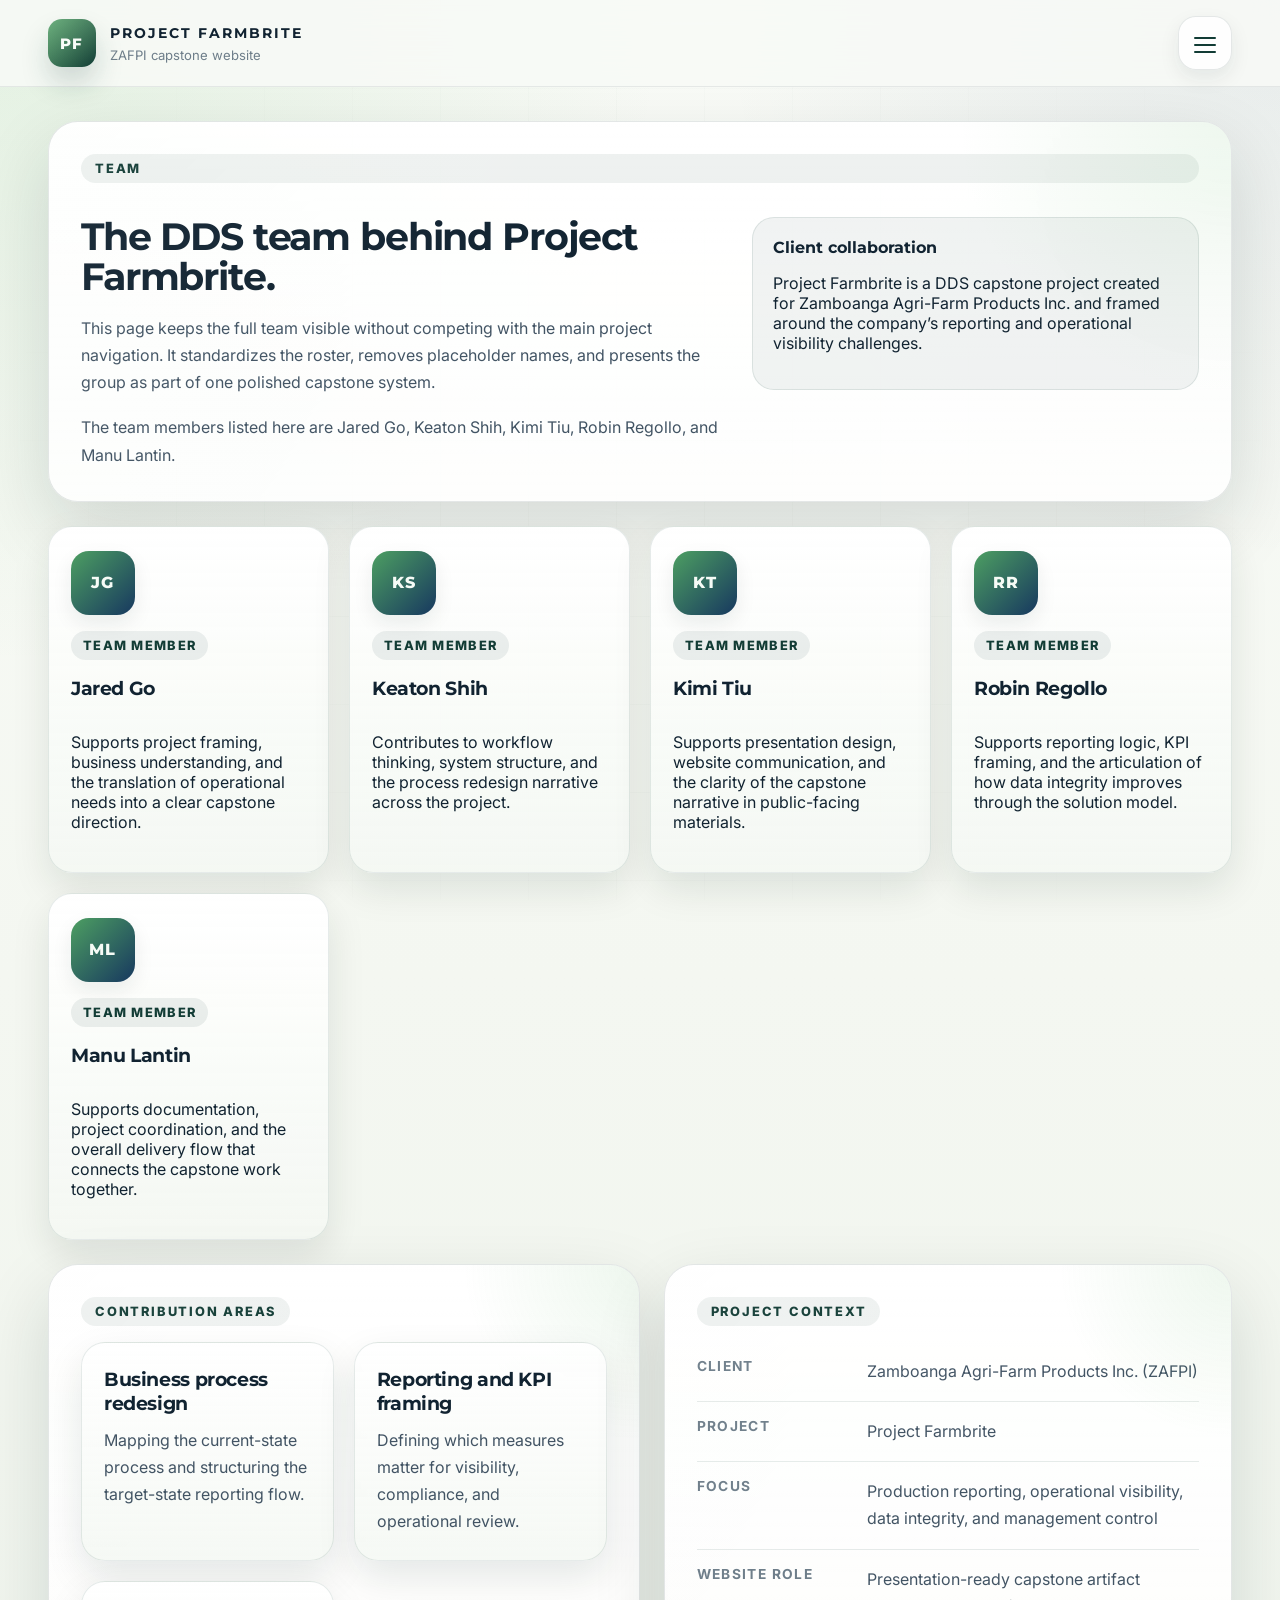
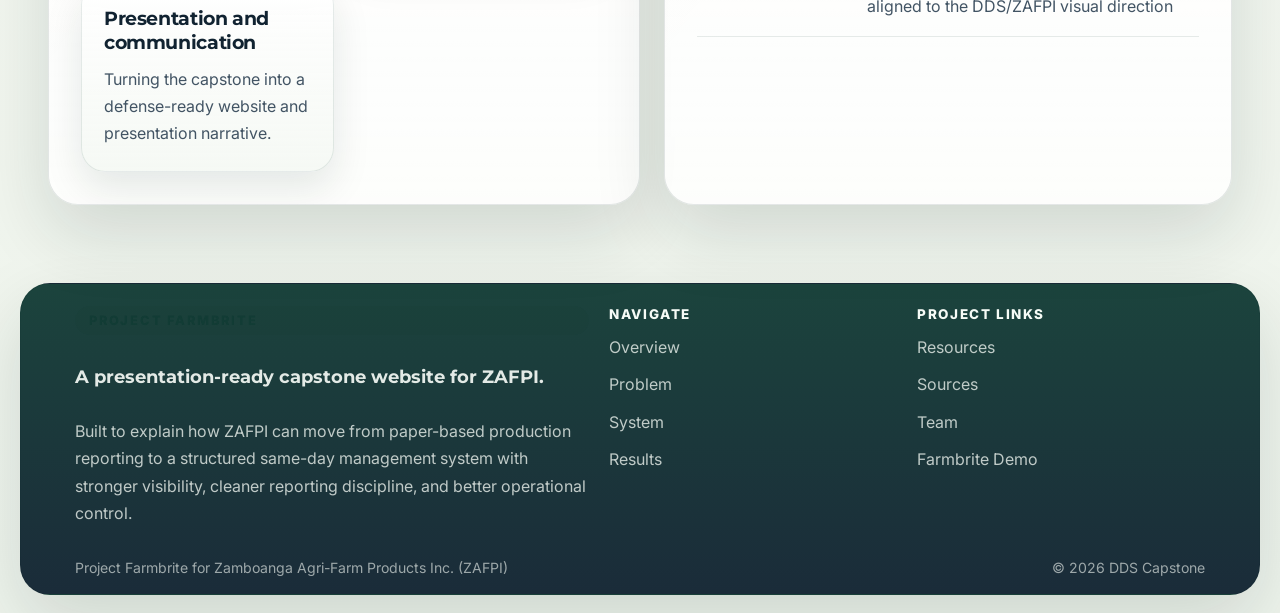
<file: team.html>
<!DOCTYPE html>
<html lang="en">
<head>
  <meta charset="UTF-8" />
  <meta name="viewport" content="width=device-width, initial-scale=1.0" />
  <title>Project Farmbrite | Team</title>
  <link rel="preconnect" href="https://fonts.googleapis.com" />
  <link rel="preconnect" href="https://fonts.gstatic.com" crossorigin />
  <link href="https://fonts.googleapis.com/css2?family=Inter:wght@400;500;600;700;800&family=Montserrat:wght@600;700;800;900&display=swap" rel="stylesheet" />
<!-- INLINE_SITE_CSS_START -->
<style>
:root {
  --bg: #f4f7f1;
  --bg-soft: #edf2eb;
  --surface: rgba(255, 255, 255, 0.82);
  --surface-strong: rgba(255, 255, 255, 0.94);
  --surface-tint: rgba(11, 39, 31, 0.05);
  --line: rgba(14, 44, 36, 0.11);
  --line-strong: rgba(14, 44, 36, 0.18);
  --text: #112331;
  --muted: #425464;
  --subtle: #6d7d89;
  --green-900: #123c35;
  --green-700: #24584a;
  --green-500: #4d9f62;
  --green-400: #73be74;
  --green-300: #a8d49f;
  --navy: #17385f;
  --gold: #dcc37e;
  --shadow-lg: 0 28px 72px rgba(14, 35, 33, 0.14);
  --shadow-md: 0 16px 38px rgba(14, 35, 33, 0.1);
  --shadow-sm: 0 8px 20px rgba(14, 35, 33, 0.08);
  --radius-xl: 30px;
  --radius-lg: 24px;
  --radius-md: 18px;
  --radius-sm: 12px;
  --max-width: 1240px;
  --nav-height: 86px;
  --transition: 260ms cubic-bezier(0.22, 0.61, 0.36, 1);
}

*,
*::before,
*::after {
  box-sizing: border-box;
}

html {
  scroll-behavior: smooth;
}

html,
body {
  margin: 0;
  padding: 0;
}

body {
  min-height: 100vh;
  font-family: "Inter", sans-serif;
  color: var(--text);
  background:
    radial-gradient(circle at top left, rgba(115, 190, 116, 0.16), transparent 26%),
    radial-gradient(circle at top right, rgba(23, 56, 95, 0.08), transparent 22%),
    linear-gradient(180deg, #f9fbf7 0%, var(--bg) 44%, #eef4ec 100%);
  overflow-x: hidden;
}

body::before {
  content: "";
  position: fixed;
  inset: 0;
  z-index: -2;
  opacity: 0.55;
  background-image:
    linear-gradient(rgba(18, 60, 53, 0.03) 1px, transparent 1px),
    linear-gradient(90deg, rgba(18, 60, 53, 0.03) 1px, transparent 1px);
  background-size: 88px 88px;
  mask-image: radial-gradient(circle at center, black 42%, transparent 88%);
}

img {
  display: block;
  max-width: 100%;
}

a {
  color: inherit;
  text-decoration: none;
}

button,
input,
textarea,
select {
  font: inherit;
}

.site-shell {
  min-height: 100vh;
  display: flex;
  flex-direction: column;
}

.topbar {
  position: sticky;
  top: 0;
  z-index: 110;
  border-bottom: 1px solid rgba(17, 35, 49, 0.08);
  background: rgba(248, 250, 246, 0.88);
  backdrop-filter: blur(18px);
  -webkit-backdrop-filter: blur(18px);
}

.topbar-inner,
.page-container,
.footer-inner {
  width: min(100%, var(--max-width));
  margin: 0 auto;
  padding-left: 28px;
  padding-right: 28px;
}

.topbar-inner {
  min-height: var(--nav-height);
  display: flex;
  align-items: center;
  justify-content: space-between;
  gap: 20px;
}

.brand {
  display: inline-flex;
  align-items: center;
  gap: 14px;
  min-width: 0;
}

.brand-mark {
  width: 48px;
  height: 48px;
  border-radius: 14px;
  display: grid;
  place-items: center;
  color: #f9fcf8;
  background:
    linear-gradient(145deg, rgba(255, 255, 255, 0.18), transparent),
    linear-gradient(135deg, var(--green-500), var(--green-900));
  box-shadow: 0 16px 28px rgba(18, 60, 53, 0.18);
  font-family: "Montserrat", sans-serif;
  font-size: 0.94rem;
  font-weight: 800;
  letter-spacing: 0.12em;
}

.brand-copy {
  min-width: 0;
}

.brand-copy strong,
.brand-copy span {
  display: block;
}

.brand-copy strong {
  font-family: "Montserrat", sans-serif;
  font-size: 0.88rem;
  letter-spacing: 0.14em;
  text-transform: uppercase;
}

.brand-copy span {
  margin-top: 5px;
  color: var(--subtle);
  font-size: 0.82rem;
}

.nav-shell {
  position: relative;
  margin-left: auto;
  display: flex;
  align-items: center;
  gap: 16px;
}

.nav-toggle {
  display: none;
  align-items: center;
  justify-content: center;
  width: 46px;
  height: 46px;
  border: 1px solid var(--line);
  border-radius: 14px;
  background: rgba(255, 255, 255, 0.76);
  color: var(--text);
  cursor: pointer;
  transition: transform var(--transition), border-color var(--transition), background var(--transition);
}

.nav-toggle:hover,
.nav-toggle:focus-visible {
  background: rgba(255, 255, 255, 0.98);
  border-color: var(--line-strong);
}

.nav-menu {
  display: flex;
  align-items: center;
  gap: 8px;
}

.nav-link,
.button,
.text-button,
.mini-button {
  transition:
    transform var(--transition),
    box-shadow var(--transition),
    border-color var(--transition),
    background var(--transition),
    color var(--transition);
}

.nav-link {
  display: inline-flex;
  align-items: center;
  justify-content: center;
  min-height: 44px;
  padding: 10px 16px;
  border-radius: 999px;
  color: var(--muted);
  border: 1px solid transparent;
  font-size: 0.94rem;
  font-weight: 600;
}

.nav-link:hover,
.nav-link:focus-visible,
.nav-link.is-active {
  color: var(--text);
  background: rgba(255, 255, 255, 0.72);
  border-color: rgba(18, 60, 53, 0.11);
  box-shadow: var(--shadow-sm);
}

.button,
.text-button,
.mini-button {
  display: inline-flex;
  align-items: center;
  justify-content: center;
  gap: 10px;
  min-height: 48px;
  padding: 12px 18px;
  border-radius: 999px;
  border: 1px solid var(--line);
  background: rgba(255, 255, 255, 0.72);
  color: var(--text);
  cursor: pointer;
  font-weight: 700;
}

.button:hover,
.button:focus-visible,
.text-button:hover,
.text-button:focus-visible,
.mini-button:hover,
.mini-button:focus-visible {
  transform: translateY(-1px);
  border-color: var(--line-strong);
  background: rgba(255, 255, 255, 0.98);
  box-shadow: var(--shadow-sm);
}

.button-primary {
  border: none;
  color: #fdfefc;
  background:
    linear-gradient(140deg, rgba(255, 255, 255, 0.18), transparent 32%),
    linear-gradient(135deg, var(--green-500), var(--green-900));
  box-shadow: 0 18px 36px rgba(18, 60, 53, 0.22);
}

.button-secondary {
  background: rgba(255, 255, 255, 0.86);
}

.text-button {
  min-height: auto;
  padding: 0;
  border: 0;
  background: transparent;
  color: var(--green-900);
  font-weight: 700;
  justify-content: flex-start;
  box-shadow: none;
}

.text-button:hover,
.text-button:focus-visible {
  transform: none;
  color: var(--navy);
  box-shadow: none;
}

.page-main {
  flex: 1;
  padding: 34px 0 68px;
}

.page-stack {
  display: grid;
  gap: 24px;
}

.section-shell,
.hero-shell,
.surface-card,
.simulation-shell {
  position: relative;
  overflow: hidden;
  border: 1px solid var(--line);
  border-radius: var(--radius-xl);
  background: linear-gradient(180deg, rgba(255, 255, 255, 0.96), rgba(255, 255, 255, 0.82));
  box-shadow: var(--shadow-lg);
}

.hero-shell,
.section-shell {
  padding: 32px;
}

.section-shell::before,
.hero-shell::before,
.simulation-shell::before {
  content: "";
  position: absolute;
  inset: 0;
  pointer-events: none;
  background:
    radial-gradient(circle at top right, rgba(115, 190, 116, 0.12), transparent 22%),
    linear-gradient(135deg, rgba(255, 255, 255, 0.05), transparent 48%);
}

.eyebrow,
.kicker {
  display: inline-flex;
  align-items: center;
  gap: 10px;
  margin-bottom: 16px;
  padding: 7px 14px;
  border-radius: 999px;
  background: rgba(18, 60, 53, 0.07);
  color: var(--green-900);
  font-size: 0.8rem;
  font-weight: 800;
  letter-spacing: 0.14em;
  text-transform: uppercase;
}

.display-title,
.page-title,
.section-title,
.hero-title,
.summary-title {
  margin: 0;
  font-family: "Montserrat", sans-serif;
  line-height: 1.04;
  letter-spacing: -0.03em;
}

.hero-title {
  max-width: 12ch;
  font-size: clamp(2.55rem, 5vw, 5.1rem);
}

.page-title {
  font-size: clamp(2.1rem, 3vw, 3.2rem);
}

.section-title,
.summary-title {
  font-size: clamp(1.45rem, 2vw, 2rem);
}

.lead,
.hero-copy p,
.section-copy,
.summary-copy,
.card p,
.surface-card p,
.detail-list p,
.resource-copy p {
  margin: 0;
  color: var(--muted);
  font-size: 1rem;
  line-height: 1.7;
}

.hero-copy,
.section-copy-stack {
  display: grid;
  gap: 18px;
}

.hero-copy {
  align-content: start;
}

.hero-copy > .button,
.hero-copy > .text-button {
  justify-self: start;
}

.hero-grid,
.split-grid,
.two-column-grid {
  display: grid;
  grid-template-columns: minmax(0, 1.02fr) minmax(340px, 0.98fr);
  gap: 24px;
  align-items: stretch;
}

.three-column-grid,
.stats-grid,
.card-grid,
.resource-grid,
.team-grid,
.mini-stat-grid,
.success-grid {
  display: grid;
  grid-template-columns: repeat(auto-fit, minmax(250px, 1fr));
  gap: 20px;
}

.four-column-grid,
.quick-stat-grid {
  display: grid;
  grid-template-columns: repeat(auto-fit, minmax(220px, 1fr));
  gap: 20px;
}

.surface-card,
.stat-card,
.metric-card,
.detail-card,
.resource-card,
.team-card,
.process-card,
.path-card,
.phase-card,
.logo-card,
.comparison-card,
.summary-band,
.evidence-card {
  padding: 24px 22px;
  border-radius: var(--radius-lg);
  border: 1px solid rgba(18, 60, 53, 0.1);
  background: linear-gradient(180deg, rgba(255, 255, 255, 0.96), rgba(244, 248, 243, 0.86));
  box-shadow: var(--shadow-md);
}

.surface-card,
.stat-card,
.metric-card,
.detail-card,
.resource-card,
.team-card,
.process-card,
.path-card,
.phase-card,
.logo-card,
.comparison-card,
.summary-band,
.evidence-card {
  display: grid;
  align-content: start;
  gap: 12px;
}

.surface-card:hover,
.stat-card:hover,
.metric-card:hover,
.detail-card:hover,
.resource-card:hover,
.team-card:hover,
.process-card:hover,
.path-card:hover,
.phase-card:hover,
.comparison-card:hover,
.summary-band:hover,
.evidence-card:hover {
  transform: translateY(-4px);
  box-shadow: 0 22px 52px rgba(14, 35, 33, 0.14);
}

.card-label,
.stat-label,
.mini-label,
.resource-label {
  display: block;
  color: var(--subtle);
  font-size: 0.8rem;
  font-weight: 700;
  letter-spacing: 0.1em;
  text-transform: uppercase;
}

.stat-value,
.metric-value,
.big-number {
  display: block;
  margin-top: 4px;
  font-family: "Montserrat", sans-serif;
  font-size: clamp(2rem, 2.8vw, 3.1rem);
  line-height: 0.96;
  letter-spacing: -0.04em;
  overflow-wrap: anywhere;
}

.stat-support,
.detail-note,
.metric-note {
  margin-top: 8px;
  color: var(--muted);
  font-size: 0.98rem;
  line-height: 1.65;
}

.stat-card.is-accent,
.summary-band.is-accent {
  background:
    radial-gradient(circle at top right, rgba(115, 190, 116, 0.28), transparent 46%),
    linear-gradient(135deg, rgba(18, 60, 53, 0.98), rgba(23, 56, 95, 0.92));
  border-color: rgba(255, 255, 255, 0.1);
  color: #f6fbf6;
}

.stat-card.is-accent .card-label,
.stat-card.is-accent .stat-support,
.summary-band.is-accent .card-label,
.summary-band.is-accent .stat-support {
  color: rgba(245, 251, 246, 0.84);
}

.hero-actions,
.button-row,
.mini-button-row {
  display: flex;
  flex-wrap: wrap;
  gap: 12px;
}

.hero-facts {
  display: flex;
  flex-wrap: wrap;
  gap: 10px;
}

.fact-pill,
.tag-pill {
  display: inline-flex;
  align-items: center;
  gap: 8px;
  min-height: 42px;
  padding: 9px 14px;
  border-radius: 999px;
  background: rgba(255, 255, 255, 0.82);
  border: 1px solid rgba(18, 60, 53, 0.12);
  box-shadow: var(--shadow-sm);
  color: var(--muted);
  font-size: 0.92rem;
  font-weight: 700;
}

.fact-pill strong,
.tag-pill strong {
  color: var(--green-900);
}

.brand-strip {
  display: grid;
  grid-template-columns: minmax(0, 1fr) minmax(0, 1fr);
  gap: 18px;
}

.logo-card img {
  width: 100%;
  height: 160px;
  object-fit: contain;
  padding: 18px;
  border-radius: 20px;
  background: rgba(255, 255, 255, 0.92);
  border: 1px solid rgba(18, 60, 53, 0.06);
}

.detail-list,
.detail-table,
.resource-list,
.source-list {
  width: 100%;
  border-collapse: collapse;
}

.detail-table th,
.detail-table td {
  padding: 16px 0;
  border-bottom: 1px solid rgba(18, 60, 53, 0.1);
  text-align: left;
  vertical-align: top;
}

.detail-table th {
  width: 34%;
  padding-right: 18px;
  color: var(--subtle);
  font-size: 0.86rem;
  text-transform: uppercase;
  letter-spacing: 0.1em;
}

.detail-table td {
  color: var(--muted);
  line-height: 1.7;
}

.comparison-grid {
  display: grid;
  grid-template-columns: repeat(2, minmax(0, 1fr));
  gap: 18px;
}

.comparison-card header,
.resource-card header,
.team-card header,
.phase-card header,
.process-card header {
  display: grid;
  gap: 10px;
}

.comparison-card h3,
.resource-card h3,
.team-card h3,
.phase-card h3,
.process-card h3,
.detail-card h3,
.surface-card h3,
.path-card h3 {
  margin: 0;
  font-family: "Montserrat", sans-serif;
  font-size: 1.2rem;
  letter-spacing: -0.02em;
}

.comparison-card ul,
.summary-band ul,
.phase-card ul,
.resource-card ul,
.source-card ul,
.team-card ul {
  margin: 0;
  padding-left: 18px;
  color: var(--muted);
  line-height: 1.8;
}

.comparison-card.before {
  background: linear-gradient(180deg, rgba(255, 248, 244, 0.94), rgba(250, 243, 239, 0.88));
  border-color: rgba(130, 94, 60, 0.12);
}

.comparison-card.after {
  background: linear-gradient(180deg, rgba(242, 250, 243, 0.98), rgba(233, 244, 235, 0.92));
  border-color: rgba(77, 159, 98, 0.18);
}

.progress-list {
  display: grid;
  gap: 16px;
}

.progress-item {
  display: grid;
  gap: 10px;
}

.progress-head {
  display: flex;
  justify-content: space-between;
  gap: 16px;
  color: var(--muted);
  font-weight: 700;
}

.progress-bar {
  position: relative;
  height: 12px;
  border-radius: 999px;
  overflow: hidden;
  background: rgba(18, 60, 53, 0.08);
}

.progress-bar span {
  position: absolute;
  inset: 0 auto 0 0;
  width: var(--fill, 50%);
  border-radius: inherit;
  background: linear-gradient(90deg, var(--green-500), var(--green-900));
}

.process-flow {
  display: grid;
  grid-template-columns: repeat(4, minmax(0, 1fr));
  gap: 18px;
}

.process-card {
  min-height: 100%;
}

.process-card::after {
  content: "";
  position: absolute;
  top: 50%;
  right: -18px;
  width: 18px;
  height: 2px;
  background: linear-gradient(90deg, rgba(18, 60, 53, 0.12), rgba(18, 60, 53, 0.36));
  transform: translateY(-50%);
}

.process-card:last-child::after {
  display: none;
}

.process-index,
.phase-index {
  display: inline-flex;
  align-items: center;
  justify-content: center;
  width: 38px;
  height: 38px;
  margin-bottom: 16px;
  border-radius: 50%;
  background: linear-gradient(135deg, var(--green-400), var(--green-900));
  color: #f6fbf6;
  font-family: "Montserrat", sans-serif;
  font-size: 0.82rem;
  font-weight: 800;
  letter-spacing: 0.08em;
}

.timeline-shell {
  padding: 34px;
}

.timeline-track {
  position: relative;
  display: grid;
  grid-template-columns: repeat(3, minmax(0, 1fr));
  gap: 22px;
  align-items: stretch;
}

.timeline-track::before {
  display: none;
}

.phase-card {
  min-height: 0;
  padding: 26px 22px 24px;
}

.phase-card h3 {
  font-size: clamp(1.22rem, 1.6vw, 1.6rem);
  line-height: 1.12;
  max-width: 12ch;
}

.phase-card p {
  margin: 0;
  color: var(--muted);
  font-size: 1rem;
  line-height: 1.7;
  max-width: 25ch;
}

.phase-card .phase-index {
  margin-bottom: 18px;
}

.resource-card,
.source-card,
.evidence-card {
  display: grid;
  gap: 12px;
}

.resource-meta,
.source-meta {
  display: inline-flex;
  align-items: center;
  gap: 8px;
  font-size: 0.82rem;
  color: var(--subtle);
  letter-spacing: 0.08em;
  text-transform: uppercase;
}

.placeholder-panel,
.image-placeholder,
.document-placeholder {
  min-height: 180px;
  border-radius: 20px;
  border: 1px dashed rgba(18, 60, 53, 0.18);
  background: linear-gradient(135deg, rgba(18, 60, 53, 0.04), rgba(23, 56, 95, 0.04));
  display: grid;
  place-items: center;
  padding: 20px;
  text-align: center;
  color: var(--subtle);
  line-height: 1.6;
}

.team-card {
  display: grid;
  gap: 16px;
  height: 100%;
}

.avatar-badge {
  width: 64px;
  height: 64px;
  border-radius: 18px;
  display: grid;
  place-items: center;
  color: #f6fbf6;
  background: linear-gradient(135deg, var(--green-500), var(--navy));
  font-family: "Montserrat", sans-serif;
  font-size: 1rem;
  font-weight: 800;
  letter-spacing: 0.08em;
  box-shadow: var(--shadow-sm);
}

.member-role {
  display: inline-flex;
  width: fit-content;
  padding: 7px 12px;
  border-radius: 999px;
  background: rgba(18, 60, 53, 0.08);
  color: var(--green-900);
  font-size: 0.8rem;
  font-weight: 800;
  letter-spacing: 0.1em;
  text-transform: uppercase;
}

.site-footer {
  padding: 0 0 30px;
}

.footer-inner {
  border: 1px solid var(--line);
  border-radius: var(--radius-xl);
  background: linear-gradient(180deg, rgba(18, 60, 53, 0.96), rgba(17, 35, 49, 0.96));
  box-shadow: var(--shadow-lg);
  color: rgba(245, 250, 245, 0.92);
}

.footer-grid {
  display: grid;
  grid-template-columns: minmax(0, 1.3fr) repeat(2, minmax(200px, 1fr));
  gap: 24px;
  padding: 28px;
}

.footer-brand {
  display: grid;
  gap: 14px;
}

.footer-title {
  margin: 0;
  font-family: "Montserrat", sans-serif;
  font-size: 1.35rem;
}

.footer-copy,
.footer-list a,
.footer-note {
  color: rgba(245, 250, 245, 0.76);
  line-height: 1.7;
}

.footer-heading {
  margin: 0 0 12px;
  color: #f6fbf6;
  font-size: 0.84rem;
  font-weight: 800;
  letter-spacing: 0.12em;
  text-transform: uppercase;
}

.footer-list {
  display: grid;
  gap: 10px;
}

.footer-list a:hover,
.footer-list a:focus-visible {
  color: #ffffff;
}

.footer-bottom {
  display: flex;
  justify-content: space-between;
  gap: 16px;
  padding: 0 28px 24px;
  color: rgba(245, 250, 245, 0.6);
  font-size: 0.88rem;
}

.reveal {
  opacity: 0;
  transform: translateY(22px);
  transition: opacity 620ms ease, transform 620ms ease;
}

.reveal.in-view {
  opacity: 1;
  transform: translateY(0);
}

.reveal-delay-1 {
  transition-delay: 90ms;
}

.reveal-delay-2 {
  transition-delay: 180ms;
}

.reveal-delay-3 {
  transition-delay: 270ms;
}

.page-home .page-main {
  padding-top: 22px;
}

.home-grid {
  display: grid;
  gap: 22px;
}

.home-hero {
  display: grid;
  grid-template-columns: minmax(0, 0.88fr) minmax(420px, 1.12fr);
  gap: 24px;
  align-items: stretch;
}

.home-copy-wrap {
  display: grid;
  gap: 20px;
}

.hero-lead {
  font-size: 1.08rem;
}

.positioning-line {
  padding: 18px 20px;
  border-radius: 22px;
  background: rgba(18, 60, 53, 0.07);
  border: 1px solid rgba(18, 60, 53, 0.1);
  color: var(--green-900);
  font-weight: 700;
  line-height: 1.7;
}

.simulation-shell {
  min-height: 620px;
  padding: 0;
}

.demo-stage {
  position: relative;
  min-height: 620px;
  isolation: isolate;
  overflow: hidden;
  background:
    radial-gradient(circle at 16% 20%, rgba(255, 215, 150, 0.42), transparent 16%),
    linear-gradient(180deg, #dbe7d2 0%, #f1eadb 36%, #efe5cf 64%, #dde7d6 100%);
}

.demo-stage::before {
  content: "";
  position: absolute;
  inset: 0;
  background:
    linear-gradient(180deg, rgba(7, 18, 13, 0.06), transparent 36%, rgba(7, 18, 13, 0.16) 100%),
    radial-gradient(circle at center, transparent 34%, rgba(7, 18, 13, 0.3) 112%);
  z-index: 2;
  pointer-events: none;
}

.canvas-container,
.fallback-scene {
  position: absolute;
  inset: 0;
}

.fallback-scene {
  display: grid;
  place-items: center;
  z-index: 0;
  padding: 28px;
}

.fallback-scene[hidden] {
  display: none;
}

.fallback-frame {
  width: min(100%, 480px);
  padding: 24px;
  border-radius: 26px;
  border: 1px solid rgba(18, 60, 53, 0.12);
  background: rgba(255, 255, 255, 0.74);
  backdrop-filter: blur(14px);
  box-shadow: var(--shadow-lg);
  display: grid;
  gap: 16px;
}

.fallback-topline {
  display: flex;
  justify-content: space-between;
  gap: 12px;
  color: var(--subtle);
  font-size: 0.85rem;
  font-weight: 700;
  letter-spacing: 0.08em;
  text-transform: uppercase;
}

.fallback-grid {
  display: grid;
  grid-template-columns: repeat(2, minmax(0, 1fr));
  gap: 12px;
}

.fallback-grid article,
.mini-panel {
  padding: 16px;
  border-radius: 18px;
  background: rgba(18, 60, 53, 0.06);
  border: 1px solid rgba(18, 60, 53, 0.08);
}

.fallback-grid strong,
.mini-panel strong {
  display: block;
  margin-bottom: 4px;
  font-family: "Montserrat", sans-serif;
}

.sim-overlay {
  position: relative;
  z-index: 3;
  height: 100%;
  padding: 24px;
  display: grid;
  grid-template-rows: auto 1fr auto;
  gap: 20px;
}

.sim-topbar,
.sim-controls,
.story-panel,
.sim-toast {
  transition: opacity var(--transition), transform var(--transition);
}

.demo-stage.is-focus .sim-topbar,
.demo-stage.is-focus .sim-controls,
.demo-stage.is-focus .sim-toast {
  opacity: 0.22;
}

.demo-stage.is-focus .story-panel {
  transform: translateY(-8px);
}

.sim-topbar {
  display: flex;
  justify-content: space-between;
  gap: 18px;
  align-items: flex-start;
}

.sim-brand-chip,
.sim-state-chip,
.signal-card,
.metric-chip {
  border: 1px solid rgba(255, 255, 255, 0.18);
  background: rgba(9, 22, 18, 0.56);
  box-shadow: var(--shadow-md);
  backdrop-filter: blur(18px);
}

.sim-brand-chip,
.sim-state-chip {
  padding: 14px 16px;
  border-radius: 18px;
  color: rgba(244, 250, 243, 0.92);
}

.sim-brand-chip strong,
.sim-state-chip strong {
  display: block;
  font-size: 0.84rem;
  letter-spacing: 0.12em;
  text-transform: uppercase;
}

.sim-brand-chip span,
.sim-state-chip span {
  display: block;
  margin-top: 6px;
  color: rgba(244, 250, 243, 0.72);
  font-size: 0.92rem;
}

.sim-layout {
  display: grid;
  grid-template-columns: minmax(0, 1fr) minmax(280px, 340px);
  gap: 20px;
  align-items: end;
}

.story-panel {
  align-self: center;
  max-width: 620px;
  display: grid;
  gap: 18px;
}

.story-lines {
  min-height: 174px;
}

.story-line {
  display: none;
  margin: 0;
  color: #f7fbf6;
  font-family: "Montserrat", sans-serif;
  font-size: clamp(2.25rem, 4vw, 4.1rem);
  line-height: 0.98;
  letter-spacing: -0.05em;
  text-wrap: balance;
}

.story-line.is-active {
  display: block;
  animation: storyFade 540ms ease;
}

@keyframes storyFade {
  from {
    opacity: 0;
    transform: translateY(10px);
  }

  to {
    opacity: 1;
    transform: translateY(0);
  }
}

.story-support {
  max-width: 48ch;
  color: rgba(244, 250, 243, 0.78);
  line-height: 1.75;
}

.sim-signals {
  display: grid;
  gap: 12px;
}

.signal-card {
  padding: 18px;
  border-radius: 22px;
  color: #f5fbf4;
}

.signal-head {
  display: flex;
  justify-content: space-between;
  gap: 16px;
  align-items: center;
  color: rgba(245, 251, 244, 0.72);
  font-size: 0.82rem;
  font-weight: 700;
  letter-spacing: 0.08em;
  text-transform: uppercase;
}

.live-dot {
  width: 8px;
  height: 8px;
  border-radius: 50%;
  background: #8cf3aa;
  box-shadow: 0 0 0 10px rgba(140, 243, 170, 0.12);
}

.signal-value {
  margin: 12px 0 8px;
  font-family: "Montserrat", sans-serif;
  font-size: 2rem;
  line-height: 1;
  letter-spacing: -0.04em;
}

.signal-copy {
  color: rgba(245, 251, 244, 0.78);
  line-height: 1.6;
}

.signal-meta {
  display: flex;
  flex-wrap: wrap;
  gap: 12px;
  margin-top: 12px;
  color: rgba(245, 251, 244, 0.7);
  font-size: 0.9rem;
}

.sim-bottom {
  display: grid;
  grid-template-columns: minmax(0, 1fr) minmax(280px, 380px);
  gap: 20px;
  align-items: end;
}

.sim-controls {
  display: flex;
  flex-wrap: wrap;
  gap: 12px;
  align-items: center;
}

.instruction-chip {
  padding: 12px 16px;
  border-radius: 999px;
  border: 1px solid rgba(255, 255, 255, 0.18);
  background: rgba(9, 22, 18, 0.54);
  color: rgba(245, 251, 244, 0.86);
  font-size: 0.84rem;
  font-weight: 700;
  letter-spacing: 0.08em;
  text-transform: uppercase;
}

.dashboard-panel {
  padding: 18px;
  border-radius: 28px;
  border: 1px solid rgba(255, 255, 255, 0.16);
  background: linear-gradient(180deg, rgba(11, 21, 27, 0.82), rgba(14, 35, 33, 0.78));
  box-shadow: 0 24px 54px rgba(7, 18, 13, 0.3);
  color: #eff7ef;
  backdrop-filter: blur(18px);
}

.dashboard-header {
  display: flex;
  justify-content: space-between;
  gap: 12px;
  align-items: start;
}

.dashboard-title {
  margin: 0;
  font-family: "Montserrat", sans-serif;
  font-size: 1.1rem;
}

.dashboard-subtitle,
.dashboard-time {
  color: rgba(239, 247, 239, 0.68);
  font-size: 0.86rem;
}

.dashboard-grid {
  display: grid;
  grid-template-columns: 112px minmax(0, 1fr);
  gap: 16px;
  margin-top: 18px;
}

.ring-card {
  display: grid;
  gap: 10px;
  align-content: start;
}

.ring-visual {
  --ring-fill: 95;
  width: 100px;
  height: 100px;
  border-radius: 50%;
  display: grid;
  place-items: center;
  background:
    radial-gradient(circle at center, rgba(14, 35, 33, 0.96) 58%, transparent 60%),
    conic-gradient(#8ae18f calc(var(--ring-fill) * 1%), rgba(255, 255, 255, 0.08) 0);
}

.ring-visual strong {
  font-family: "Montserrat", sans-serif;
  font-size: 1.2rem;
}

.dashboard-mini-grid {
  display: grid;
  grid-template-columns: repeat(2, minmax(0, 1fr));
  gap: 10px;
}

.dashboard-mini-card {
  padding: 14px;
  border-radius: 18px;
  background: rgba(255, 255, 255, 0.06);
  border: 1px solid rgba(255, 255, 255, 0.08);
}

.dashboard-mini-card label {
  display: block;
  color: rgba(239, 247, 239, 0.62);
  font-size: 0.74rem;
  font-weight: 700;
  letter-spacing: 0.08em;
  text-transform: uppercase;
}

.dashboard-mini-card strong {
  display: block;
  margin-top: 8px;
  font-family: "Montserrat", sans-serif;
  font-size: 1.14rem;
}

.dashboard-progress {
  display: grid;
  gap: 12px;
  margin-top: 16px;
}

.dashboard-progress-item {
  display: grid;
  gap: 8px;
}

.dashboard-progress-head {
  display: flex;
  justify-content: space-between;
  gap: 12px;
  font-size: 0.84rem;
  color: rgba(239, 247, 239, 0.7);
}

.dashboard-progress-bar {
  height: 10px;
  border-radius: 999px;
  overflow: hidden;
  background: rgba(255, 255, 255, 0.08);
}

.dashboard-progress-bar span {
  display: block;
  height: 100%;
  width: var(--fill, 50%);
  border-radius: inherit;
  background: linear-gradient(90deg, #8ae18f, #4d9f62);
}

.sim-toast {
  position: absolute;
  left: 24px;
  bottom: 24px;
  max-width: 280px;
  padding: 14px 16px;
  border-radius: 18px;
  border: 1px solid rgba(255, 255, 255, 0.16);
  background: rgba(11, 21, 27, 0.74);
  color: rgba(245, 251, 244, 0.86);
  box-shadow: var(--shadow-md);
  backdrop-filter: blur(16px);
  opacity: 0;
  transform: translateY(8px);
  transition: opacity 240ms ease, transform 240ms ease;
  z-index: 4;
}

.sim-toast.is-visible {
  opacity: 1;
  transform: translateY(0);
}

.sim-toast strong {
  display: block;
  margin-bottom: 4px;
}

.home-summary-grid,
.home-path-grid {
  display: grid;
  grid-template-columns: repeat(2, minmax(0, 1fr));
  gap: 22px;
}

.summary-band {
  display: grid;
  gap: 20px;
}

.summary-band .quick-stat-grid {
  margin-top: 6px;
  align-items: stretch;
}

.summary-band .surface-card,
.summary-band .stat-card {
  box-shadow: none;
}

.quote-strip {
  padding: 22px 24px;
  border-radius: var(--radius-lg);
  background: rgba(18, 60, 53, 0.06);
  border: 1px solid rgba(18, 60, 53, 0.1);
  color: var(--green-900);
  font-size: 1.04rem;
  font-weight: 700;
  line-height: 1.8;
}

.page-hero-band {
  display: grid;
  gap: 18px;
}

.page-intro-grid {
  display: grid;
  grid-template-columns: minmax(0, 1.18fr) minmax(360px, 0.82fr);
  gap: 28px;
  align-items: start;
}

.mini-stat-grid {
  align-self: start;
}

.mini-stat-grid .surface-card {
  min-height: 100%;
}

.quick-stat-grid .stat-card {
  min-height: 260px;
}

.quick-stat-grid .stat-value {
  font-size: clamp(2.1rem, 3.2vw, 3.4rem);
}

.callout-card {
  padding: 20px;
  border-radius: 22px;
  background: rgba(18, 60, 53, 0.06);
  border: 1px solid rgba(18, 60, 53, 0.1);
}

.callout-card strong {
  display: block;
  margin-bottom: 8px;
  font-family: "Montserrat", sans-serif;
}

.source-card {
  padding: 22px;
  border-radius: var(--radius-lg);
  border: 1px solid rgba(18, 60, 53, 0.1);
  background: rgba(255, 255, 255, 0.9);
  box-shadow: var(--shadow-md);
}

.source-card h3 {
  margin: 0 0 10px;
  font-family: "Montserrat", sans-serif;
  font-size: 1.15rem;
}

.source-card p {
  margin: 0;
  color: var(--muted);
  line-height: 1.7;
}

@media (max-width: 1180px) {
  .home-hero,
  .hero-grid,
  .split-grid,
  .two-column-grid,
  .page-intro-grid {
    grid-template-columns: 1fr;
  }

  .timeline-track {
    grid-template-columns: repeat(2, minmax(0, 1fr));
  }

  .three-column-grid,
  .stats-grid,
  .card-grid,
  .resource-grid,
  .team-grid,
  .mini-stat-grid,
  .success-grid {
    grid-template-columns: repeat(2, minmax(0, 1fr));
  }

  .four-column-grid,
  .quick-stat-grid,
  .process-flow {
    grid-template-columns: repeat(2, minmax(0, 1fr));
  }

  .process-card::after {
    display: none;
  }

  .sim-layout,
  .sim-bottom,
  .home-summary-grid,
  .home-path-grid,
  .brand-strip {
    grid-template-columns: 1fr;
  }
}

@media (max-width: 900px) {
  .topbar-inner,
  .page-container,
  .footer-inner {
    padding-left: 18px;
    padding-right: 18px;
  }

  .topbar-inner {
    min-height: 78px;
    flex-wrap: wrap;
  }

  .nav-toggle {
    display: inline-flex;
  }

  .nav-shell {
    margin-left: 0;
    width: 100%;
    justify-content: space-between;
  }

  .nav-menu {
    position: absolute;
    top: calc(100% + 10px);
    left: 18px;
    right: 18px;
    z-index: 120;
    display: grid;
    gap: 8px;
    padding: 14px;
    border-radius: 24px;
    border: 1px solid var(--line);
    background: rgba(248, 250, 246, 0.98);
    box-shadow: var(--shadow-lg);
    opacity: 0;
    visibility: hidden;
    transform: translateY(-8px);
    transition: opacity var(--transition), visibility var(--transition), transform var(--transition);
  }

  .nav-menu.is-open {
    opacity: 1;
    visibility: visible;
    transform: translateY(0);
  }

  .nav-link,
  .button.nav-cta {
    width: 100%;
    justify-content: center;
  }

  .button.nav-cta {
    margin-left: auto;
  }

  .hero-shell,
  .section-shell {
    padding: 24px;
  }

  .simulation-shell,
  .demo-stage {
    min-height: 760px;
  }

  .sim-overlay {
    padding: 18px;
  }

  .dashboard-grid {
    grid-template-columns: 1fr;
  }
}

@media (max-width: 700px) {
  .hero-title {
    font-size: clamp(2.2rem, 12vw, 3.25rem);
    max-width: 11ch;
  }

  .page-title {
    font-size: clamp(1.8rem, 8vw, 2.5rem);
  }

  .three-column-grid,
  .stats-grid,
  .card-grid,
  .resource-grid,
  .team-grid,
  .mini-stat-grid,
  .success-grid,
  .four-column-grid,
  .quick-stat-grid,
  .comparison-grid,
  .process-flow,
  .timeline-track,
  .fallback-grid {
    grid-template-columns: 1fr;
  }

  .detail-table th,
  .detail-table td {
    display: block;
    width: 100%;
  }

  .detail-table th {
    padding-bottom: 8px;
  }

  .footer-grid,
  .footer-bottom {
    grid-template-columns: 1fr;
    display: grid;
  }

  .footer-bottom {
    padding-top: 0;
  }

  .story-line {
    font-size: clamp(2rem, 10vw, 3rem);
  }
}

@media (prefers-reduced-motion: reduce) {
  html {
    scroll-behavior: auto;
  }

  *,
  *::before,
  *::after {
    animation-duration: 1ms !important;
    animation-iteration-count: 1 !important;
    transition-duration: 1ms !important;
    scroll-behavior: auto !important;
  }

  .reveal,
  .reveal.in-view {
    opacity: 1;
    transform: none;
  }
}

/* Premium nav + landing stage overrides */
.nav-shell {
  gap: 12px;
}

.nav-toggle {
  display: inline-flex;
  position: relative;
  width: 54px;
  height: 54px;
  padding: 0;
  font-size: 0;
  color: transparent;
  border-radius: 18px;
  background: rgba(255, 255, 255, 0.92);
  box-shadow: var(--shadow-sm);
}

.nav-toggle::before,
.nav-toggle::after {
  content: "";
  position: absolute;
  left: 15px;
  width: 22px;
  height: 2px;
  border-radius: 999px;
  background: var(--green-900);
  transition: transform 240ms ease, box-shadow 240ms ease, opacity 240ms ease;
}

.nav-toggle::before {
  top: 20px;
  box-shadow: 0 7px 0 0 var(--green-900);
}

.nav-toggle::after {
  top: 34px;
}

.nav-toggle.is-open::before {
  top: 25px;
  transform: rotate(45deg);
  box-shadow: none;
}

.nav-toggle.is-open::after {
  top: 25px;
  transform: rotate(-45deg);
}

.nav-menu {
  position: absolute;
  top: calc(100% + 14px);
  right: 0;
  z-index: 130;
  min-width: 290px;
  padding: 14px;
  border-radius: 26px;
  border: 1px solid rgba(18, 60, 53, 0.1);
  background: rgba(248, 250, 246, 0.96);
  box-shadow: 0 22px 54px rgba(14, 35, 33, 0.18);
  backdrop-filter: blur(18px);
  -webkit-backdrop-filter: blur(18px);
  display: grid;
  gap: 8px;
  opacity: 0;
  visibility: hidden;
  transform: translateY(-10px) scale(0.98);
  transform-origin: top right;
  transition: opacity 240ms ease, visibility 240ms ease, transform 240ms ease;
}

.nav-menu.is-open {
  opacity: 1;
  visibility: visible;
  transform: translateY(0) scale(1);
}

.nav-menu .nav-link {
  width: 100%;
  min-height: 48px;
  justify-content: flex-start;
  padding: 12px 16px;
  border-radius: 16px;
}

.nav-link--cta {
  width: 100%;
  justify-content: center;
  margin-top: 8px;
}

.nav-cta {
  display: none !important;
}

.site-footer {
  padding: 10px 0 18px;
}

.footer-grid {
  gap: 20px;
  padding: 22px 26px 16px;
  grid-template-columns: minmax(0, 1.25fr) repeat(2, minmax(170px, 0.7fr));
}

.footer-title {
  font-size: 1.15rem;
}

.footer-bottom {
  padding: 0 26px 18px;
}

.page-home .page-main {
  padding: 16px 0 34px;
}

.page-home .page-container {
  width: min(100%, 1380px);
}

.home-stage-shell {
  min-height: calc(100vh - var(--nav-height) - 22px);
}

.home-stage-shell::before {
  display: none;
}

.demo-stage--full {
  min-height: calc(100vh - var(--nav-height) - 22px);
  background:
    radial-gradient(circle at 12% 18%, rgba(255, 235, 182, 0.58), transparent 16%),
    linear-gradient(180deg, #dfe8da 0%, #efead9 42%, #d8e3d8 100%);
}

.demo-stage--full::before {
  background:
    linear-gradient(180deg, rgba(9, 18, 14, 0.04), rgba(9, 18, 14, 0.14) 100%),
    radial-gradient(circle at center, transparent 28%, rgba(9, 18, 14, 0.16) 108%);
}

.scene-layer {
  position: absolute;
  inset: 0;
  overflow: hidden;
}

.scene-grid {
  position: absolute;
  inset: 0;
  opacity: 0.26;
  background-image:
    linear-gradient(rgba(18, 60, 53, 0.06) 1px, transparent 1px),
    linear-gradient(90deg, rgba(18, 60, 53, 0.06) 1px, transparent 1px);
  background-size: 112px 112px;
}

.scene-sun,
.scene-glow {
  position: absolute;
  border-radius: 50%;
  filter: blur(2px);
}

.scene-sun {
  top: 9%;
  left: 13%;
  width: 150px;
  height: 150px;
  background: radial-gradient(circle, rgba(255, 246, 201, 0.95), rgba(248, 215, 116, 0.18) 72%, transparent 74%);
  box-shadow: 0 0 120px rgba(248, 215, 116, 0.3);
}

.scene-glow {
  right: 12%;
  bottom: 18%;
  width: 380px;
  height: 220px;
  background: radial-gradient(circle, rgba(255, 246, 201, 0.3), transparent 68%);
  filter: blur(26px);
}

.scene-farmline {
  position: absolute;
  left: 7%;
  right: 15%;
  bottom: 27%;
  display: flex;
  align-items: end;
  gap: 18px;
}

.farm-house {
  flex: 1;
  min-height: 54px;
  border-radius: 16px 16px 8px 8px;
  background: linear-gradient(180deg, rgba(29, 72, 62, 0.9), rgba(20, 50, 44, 0.92));
  box-shadow: 0 16px 32px rgba(20, 50, 44, 0.18);
  position: relative;
}

.farm-house::before {
  content: "";
  position: absolute;
  left: 8%;
  right: 8%;
  top: -18px;
  height: 26px;
  border-radius: 999px 999px 0 0;
  background: linear-gradient(180deg, rgba(24, 49, 71, 0.94), rgba(24, 49, 71, 0.72));
}

.house-wide {
  min-height: 70px;
}

.house-mid {
  min-height: 56px;
}

.house-tall {
  min-height: 84px;
}

.scene-silo {
  position: absolute;
  right: 15%;
  bottom: 28%;
  width: 62px;
  height: 150px;
  border-radius: 999px 999px 22px 22px;
  background: linear-gradient(180deg, rgba(210, 220, 225, 0.94), rgba(160, 172, 179, 0.98));
  box-shadow: 0 16px 32px rgba(52, 62, 68, 0.18);
}

.scene-silo::before {
  content: "";
  position: absolute;
  inset: -24px 0 auto;
  height: 44px;
  border-radius: 50%;
  background: linear-gradient(180deg, rgba(222, 231, 235, 0.96), rgba(168, 178, 185, 0.92));
}

.scene-belt {
  position: absolute;
  left: 10%;
  right: 18%;
  bottom: 11%;
  height: 110px;
  border-radius: 999px;
}

.scene-belt-track,
.scene-belt-rail,
.scene-belt-glow,
.egg-stream {
  position: absolute;
}

.scene-belt-track {
  inset: 20px 0 0;
  border-radius: 999px;
  background:
    linear-gradient(180deg, rgba(50, 56, 63, 0.96), rgba(32, 38, 43, 0.96)),
    repeating-linear-gradient(90deg, rgba(255, 255, 255, 0.08) 0 18px, transparent 18px 42px);
  box-shadow: inset 0 1px 0 rgba(255, 255, 255, 0.08), 0 24px 44px rgba(19, 30, 26, 0.22);
  overflow: hidden;
}

.scene-belt-track::after {
  content: "";
  position: absolute;
  inset: 0;
  opacity: 0.35;
  background: repeating-linear-gradient(90deg, rgba(255, 255, 255, 0.14) 0 20px, transparent 20px 56px);
  transform: translateX(calc(var(--belt-shift, 0px) * -1));
}

.scene-belt-rail {
  top: 6px;
  width: 100%;
  height: 10px;
  border-radius: 999px;
  background: linear-gradient(90deg, rgba(183, 193, 199, 0.96), rgba(144, 154, 160, 0.96));
}

.scene-belt-rail--left {
  left: 0;
}

.scene-belt-rail--right {
  top: auto;
  bottom: -6px;
}

.scene-belt-glow {
  inset: auto 4% -12px;
  height: 30px;
  border-radius: 50%;
  background: radial-gradient(circle, rgba(248, 215, 116, 0.24), transparent 70%);
  filter: blur(18px);
}

.egg-stream {
  inset: 0 6% 0 6%;
  overflow: hidden;
}

.sim-egg {
  position: absolute;
  left: 0;
  top: 18px;
  width: 36px;
  height: 48px;
  border-radius: 50% 50% 48% 48%;
  box-shadow: 0 12px 20px rgba(18, 24, 27, 0.18);
  will-change: transform;
}

.egg--light {
  background: radial-gradient(circle at 35% 30%, #fffdf5, #f0e4ce 68%);
}

.egg--tan {
  background: radial-gradient(circle at 35% 30%, #fae8cf, #d7b28a 70%);
}

.egg--speckled {
  background:
    radial-gradient(circle at 35% 30%, #f6efe0, #d8ceb8 70%),
    radial-gradient(circle at 30% 50%, rgba(108, 86, 63, 0.3) 0 2px, transparent 2px),
    radial-gradient(circle at 65% 28%, rgba(108, 86, 63, 0.22) 0 1.5px, transparent 1.5px);
}

.egg--alert {
  background: radial-gradient(circle at 35% 30%, #f2cabf, #bf7d6d 72%);
}

.sim-overlay--landing {
  padding: clamp(20px, 2vw, 32px);
  gap: 22px;
}

.sim-hero-grid {
  display: grid;
  grid-template-columns: minmax(350px, 0.82fr) minmax(300px, 0.76fr);
  gap: 28px;
  align-items: center;
}

.hero-floating-card {
  padding: 28px;
  border-radius: 30px;
  border: 1px solid rgba(255, 255, 255, 0.22);
  background: rgba(249, 251, 247, 0.88);
  box-shadow: 0 26px 56px rgba(14, 35, 33, 0.14);
  backdrop-filter: blur(18px);
}

.hero-title--home {
  max-width: 8ch;
  font-size: clamp(3.4rem, 8vw, 6.3rem);
  color: #1a2538;
}

.story-panel--landing {
  max-width: 540px;
  justify-self: end;
  align-self: center;
  padding: 18px 0 0;
}

.story-panel--landing .story-line {
  color: rgba(250, 252, 247, 0.96);
  font-size: clamp(2.9rem, 7vw, 5.2rem);
  text-shadow: 0 18px 40px rgba(13, 26, 21, 0.18);
}

.story-support {
  max-width: 44ch;
}

.team-presence {
  margin-top: 18px;
  padding: 16px 18px;
  border-radius: 22px;
  border: 1px solid rgba(255, 255, 255, 0.18);
  background: rgba(9, 22, 18, 0.44);
  color: rgba(244, 250, 243, 0.84);
  backdrop-filter: blur(14px);
}

.team-presence-label {
  display: inline-flex;
  margin-bottom: 8px;
  color: rgba(244, 250, 243, 0.64);
  font-size: 0.8rem;
  font-weight: 800;
  letter-spacing: 0.12em;
  text-transform: uppercase;
}

.team-presence p {
  margin: 0;
  line-height: 1.7;
}

.sim-bottom--landing {
  grid-template-columns: minmax(0, 0.74fr) minmax(360px, 0.82fr);
  align-items: end;
}

.sim-control-deck {
  display: grid;
  gap: 16px;
  align-self: end;
}

.dashboard-panel--landing {
  justify-self: end;
  width: min(100%, 510px);
  background: linear-gradient(180deg, rgba(12, 23, 29, 0.9), rgba(17, 36, 32, 0.84));
}

.signal-card--compact {
  max-width: 360px;
}

.signal-value--compact {
  font-size: clamp(1.8rem, 3vw, 3rem);
}

.sim-floating-panels {
  position: absolute;
  right: clamp(18px, 3vw, 32px);
  bottom: clamp(140px, 20vh, 210px);
  z-index: 4;
  display: grid;
  gap: 14px;
}

.sim-topbar,
.story-panel,
.hero-floating-card,
.signal-card,
.dashboard-panel,
.instruction-chip,
.team-presence {
  transition: transform 260ms ease, opacity 260ms ease, box-shadow 260ms ease;
}

.demo-stage.is-focus .hero-floating-card,
.demo-stage.is-focus .sim-topbar,
.demo-stage.is-focus .sim-control-deck,
.demo-stage.is-focus .team-presence {
  opacity: 0.28;
}

.demo-stage.is-active .dashboard-panel,
.demo-stage.is-active .signal-card {
  box-shadow: 0 26px 56px rgba(10, 22, 18, 0.3);
}

.home-team-section {
  display: grid;
  gap: 22px;
}

.home-team-header {
  display: flex;
  align-items: end;
  justify-content: space-between;
  gap: 18px;
}

.team-rail {
  display: grid;
  grid-template-columns: repeat(5, minmax(0, 1fr));
  gap: 16px;
}

.team-chip-card {
  padding: 18px;
  border-radius: 22px;
  border: 1px solid rgba(18, 60, 53, 0.1);
  background: linear-gradient(180deg, rgba(255, 255, 255, 0.96), rgba(244, 248, 243, 0.88));
  box-shadow: var(--shadow-sm);
  display: grid;
  gap: 12px;
}

.team-chip-card strong {
  font-family: "Montserrat", sans-serif;
  font-size: 0.98rem;
}

@keyframes stageFloat {
  from {
    transform: translateY(0px);
  }

  50% {
    transform: translateY(-8px);
  }

  to {
    transform: translateY(0px);
  }
}

@keyframes glowDrift {
  from {
    transform: translate3d(0, 0, 0) scale(1);
  }

  50% {
    transform: translate3d(14px, -10px, 0) scale(1.04);
  }

  to {
    transform: translate3d(0, 0, 0) scale(1);
  }
}

.scene-sun {
  animation: glowDrift 9s ease-in-out infinite;
}

.scene-glow {
  animation: glowDrift 11s ease-in-out infinite reverse;
}

.story-panel--landing,
.dashboard-panel--landing {
  animation: stageFloat 8s ease-in-out infinite;
}

@media (max-width: 1180px) {
  .sim-hero-grid,
  .sim-bottom--landing,
  .home-team-header {
    grid-template-columns: 1fr;
    display: grid;
  }

  .story-panel--landing,
  .dashboard-panel--landing {
    justify-self: stretch;
    max-width: none;
  }

  .sim-floating-panels {
    position: static;
    grid-template-columns: repeat(2, minmax(0, 1fr));
  }

  .team-rail {
    grid-template-columns: repeat(3, minmax(0, 1fr));
  }
}

@media (max-width: 900px) {
  .nav-menu {
    right: 0;
    left: auto;
    width: min(320px, calc(100vw - 36px));
  }

  .home-stage-shell,
  .demo-stage--full {
    min-height: 880px;
  }

  .scene-belt {
    left: 6%;
    right: 8%;
    bottom: 14%;
  }

  .sim-overlay--landing {
    padding: 18px;
  }

  .hero-title--home {
    font-size: clamp(2.8rem, 10vw, 4.6rem);
  }

  .sim-floating-panels {
    grid-template-columns: 1fr;
  }

  .team-rail {
    grid-template-columns: repeat(2, minmax(0, 1fr));
  }
}

@media (max-width: 700px) {
  .topbar-inner {
    padding-right: 18px;
  }

  .brand-copy span {
    display: none;
  }

  .home-stage-shell,
  .demo-stage--full {
    min-height: 980px;
  }

  .scene-farmline {
    left: 5%;
    right: 5%;
    bottom: 31%;
    gap: 10px;
  }

  .scene-silo {
    right: 7%;
    bottom: 33%;
    transform: scale(0.82);
  }

  .scene-belt {
    left: 4%;
    right: 4%;
    bottom: 16%;
    height: 92px;
  }

  .hero-floating-card {
    padding: 22px;
  }

  .signal-card--compact {
    max-width: none;
  }

  .home-team-header {
    gap: 14px;
  }

  .team-rail {
    grid-template-columns: 1fr;
  }
}

@media (prefers-reduced-motion: reduce) {
  .scene-sun,
  .scene-glow,
  .story-panel--landing,
  .dashboard-panel--landing {
    animation: none;
  }
}

/* Homepage simulation layout v3 */
.demo-stage--full {
  min-height: max(980px, calc(100vh - var(--nav-height) - 18px));
}

.scene-sort-markers {
  display: none;
}

.scene-belt {
  left: 12%;
  right: 24%;
  bottom: 9%;
  height: 138px;
  z-index: 1;
}

.scene-belt-track {
  inset: 28px 0 0;
}

.scene-farmline {
  left: 10%;
  right: 28%;
  bottom: 34%;
  gap: 20px;
}

.scene-silo {
  right: 22%;
  bottom: 35%;
}

.egg-stream {
  inset: 0 4% 0 4%;
}

.sim-egg {
  top: 24px;
  box-shadow:
    0 14px 22px rgba(18, 24, 27, 0.16),
    inset 0 2px 5px rgba(255, 255, 255, 0.45);
}

.sim-egg::before {
  content: "";
  position: absolute;
  inset: 12% 18% 42% 24%;
  border-radius: 50%;
  background: radial-gradient(circle, rgba(255, 255, 255, 0.62), transparent 72%);
  opacity: 0.88;
}

.egg--jumbo {
  background: radial-gradient(circle at 35% 28%, #fffef9, #f0dfbd 70%);
}

.egg--large {
  background: radial-gradient(circle at 35% 30%, #f7edd9, #ddbe90 70%);
}

.egg--medium {
  background:
    radial-gradient(circle at 35% 30%, #f5f0e4, #d9d2be 70%),
    radial-gradient(circle at 26% 54%, rgba(104, 86, 62, 0.28) 0 2px, transparent 2px),
    radial-gradient(circle at 66% 30%, rgba(104, 86, 62, 0.22) 0 1.5px, transparent 1.5px);
}

.egg--small {
  background: radial-gradient(circle at 35% 28%, #fbf7ea, #ded8c2 72%);
}

.egg--exception {
  background: radial-gradient(circle at 35% 30%, #f6d2c6, #c77b6f 72%);
}

.sim-overlay--landing {
  grid-template-rows: auto auto 1fr auto;
  padding: clamp(26px, 2vw, 34px);
  gap: 22px;
}

.sim-stage-grid {
  display: grid;
  grid-template-columns: minmax(320px, 420px) minmax(280px, 1fr) minmax(320px, 380px);
  gap: 24px;
  align-items: start;
  margin-top: 8px;
  position: relative;
  z-index: 3;
}

.hero-floating-card--stage {
  max-width: 420px;
}

.scene-story-panel {
  display: grid;
  gap: 18px;
  align-self: start;
  justify-self: center;
  max-width: 520px;
  padding-top: 44px;
}

.scene-story-copy {
  display: grid;
  gap: 18px;
  max-width: 460px;
}

.scene-story-panel .story-line {
  margin: 0;
  font-size: clamp(2.6rem, 5.2vw, 4.95rem);
  line-height: 0.92;
  color: rgba(251, 252, 247, 0.94);
  text-shadow: 0 12px 26px rgba(10, 22, 18, 0.12);
}

.scene-story-panel .story-support {
  max-width: 34ch;
  color: rgba(248, 251, 245, 0.88);
  font-size: 1.02rem;
}

.scene-grade-guide {
  display: flex;
  flex-wrap: wrap;
  gap: 10px;
}

.grade-chip {
  display: inline-flex;
  align-items: center;
  min-height: 36px;
  padding: 8px 12px;
  border-radius: 999px;
  border: 1px solid rgba(255, 255, 255, 0.16);
  background: rgba(15, 28, 24, 0.42);
  box-shadow: 0 14px 30px rgba(10, 20, 18, 0.08);
  color: rgba(248, 251, 245, 0.92);
  font-size: 0.84rem;
  font-weight: 700;
  letter-spacing: 0.03em;
  backdrop-filter: blur(12px);
}

.grade-chip--jumbo {
  background: rgba(83, 117, 88, 0.78);
}

.grade-chip--large {
  background: rgba(106, 132, 95, 0.76);
}

.grade-chip--medium {
  background: rgba(75, 86, 96, 0.68);
}

.grade-chip--small {
  background: rgba(59, 79, 95, 0.68);
}

.grade-chip--exception {
  background: rgba(135, 77, 64, 0.78);
}

.monitor-stack {
  width: min(100%, 380px);
  justify-self: end;
  align-self: start;
  display: grid;
  gap: 16px;
  margin-top: 12px;
  position: relative;
  z-index: 3;
}

.record-dock {
  width: 100%;
  padding: 18px 20px;
  border-radius: 24px;
  background:
    linear-gradient(180deg, rgba(19, 31, 28, 0.88), rgba(12, 24, 22, 0.82)),
    rgba(255, 255, 255, 0.04);
}

.record-dock .signal-value {
  font-size: clamp(2.1rem, 3vw, 3rem);
  line-height: 0.94;
  max-width: 10ch;
}

.record-dock .signal-copy {
  max-width: none;
}

.record-dock .signal-meta {
  display: flex;
  flex-wrap: wrap;
  gap: 12px;
}

.dashboard-panel--landing {
  width: 100%;
  max-width: none;
  padding: 18px;
  background: linear-gradient(180deg, rgba(12, 23, 29, 0.94), rgba(17, 36, 32, 0.88));
}

.dashboard-summary-card {
  display: grid;
  gap: 8px;
  padding: 14px 14px 12px;
  border-radius: 18px;
  border: 1px solid rgba(255, 255, 255, 0.08);
  background: rgba(255, 255, 255, 0.04);
  margin-bottom: 14px;
}

.dashboard-summary-value {
  font-family: "Montserrat", sans-serif;
  font-size: clamp(1.9rem, 3vw, 2.8rem);
  line-height: 0.95;
}

.dashboard-grid {
  grid-template-columns: 108px minmax(0, 1fr);
  gap: 16px;
  align-items: start;
}

.dashboard-mini-grid {
  grid-template-columns: repeat(2, minmax(0, 1fr));
  gap: 10px;
}

.dashboard-mini-card {
  min-height: 92px;
  padding: 12px;
}

.dashboard-mini-card label {
  display: block;
  margin-bottom: 8px;
  line-height: 1.2;
}

.dashboard-progress {
  margin-top: 14px;
  gap: 12px;
}

.dashboard-progress-head {
  flex-wrap: wrap;
  align-items: flex-start;
  gap: 10px;
  font-size: 0.82rem;
}

.sim-control-rail {
  display: flex;
  flex-direction: column;
  align-items: flex-start;
  gap: 14px;
  width: fit-content;
  max-width: 560px;
  position: relative;
  z-index: 4;
  margin-top: auto;
}

.sim-control-rail .instruction-chip {
  min-height: 58px;
  padding: 16px 22px;
}

.sim-control-rail .sim-controls {
  display: flex;
  flex-wrap: wrap;
  gap: 12px;
}

.sim-control-rail .mini-button {
  min-width: 148px;
}

.demo-stage.is-focus .hero-floating-card--stage,
.demo-stage.is-focus .scene-story-panel,
.demo-stage.is-focus .sim-topbar,
.demo-stage.is-focus .sim-control-rail {
  opacity: 0.32;
}

@media (max-width: 1180px) {
  .demo-stage--full {
    min-height: 1120px;
  }

  .sim-stage-grid {
    grid-template-columns: 1fr;
    gap: 18px;
  }

  .hero-floating-card--stage,
  .scene-story-panel,
  .monitor-stack {
    max-width: none;
    width: 100%;
    justify-self: stretch;
  }

  .scene-story-panel {
    padding-top: 0;
  }

  .scene-belt {
    left: 8%;
    right: 8%;
    bottom: 12%;
  }

  .scene-farmline {
    left: 8%;
    right: 12%;
    bottom: 33%;
  }

  .scene-silo {
    right: 10%;
    bottom: 34%;
  }
}

@media (max-width: 900px) {
  .demo-stage--full {
    min-height: 1180px;
  }

  .scene-story-panel .story-line {
    font-size: clamp(2.2rem, 9vw, 3.8rem);
  }

  .dashboard-grid {
    grid-template-columns: 1fr;
  }

  .dashboard-mini-grid {
    grid-template-columns: repeat(2, minmax(0, 1fr));
  }

  .sim-control-rail {
    max-width: none;
  }
}

@media (max-width: 700px) {
  .demo-stage--full {
    min-height: 1260px;
  }

  .scene-belt {
    left: 4%;
    right: 4%;
    bottom: 11%;
    height: 124px;
  }

  .scene-farmline {
    left: 4%;
    right: 4%;
    bottom: 31%;
  }

  .scene-silo {
    right: 6%;
    bottom: 33%;
    transform: scale(0.82);
  }

  .dashboard-mini-grid,
  .sim-control-rail .sim-controls {
    grid-template-columns: 1fr;
    display: grid;
  }

  .sim-control-rail .mini-button {
    width: 100%;
    min-width: 0;
  }

  .record-dock .signal-value {
    font-size: clamp(1.9rem, 8vw, 2.6rem);
  }
}

/* Homepage stage v4 */
.demo-stage--full {
  min-height: 980px;
}

.sim-overlay--landing {
  display: flex;
  flex-direction: column;
  min-height: 100%;
  padding: clamp(24px, 2.4vw, 34px);
  gap: 28px;
}

.sim-home-grid {
  position: relative;
  z-index: 4;
  display: grid;
  grid-template-columns: minmax(340px, 470px) minmax(320px, 420px);
  justify-content: space-between;
  align-items: start;
  gap: 26px;
}

.hero-floating-card--stage {
  max-width: 470px;
  padding: 28px;
  background: rgba(255, 255, 255, 0.84);
}

.stage-quote {
  margin-bottom: 12px;
  font-size: clamp(3rem, 5.4vw, 5rem);
  line-height: 0.92;
}

.stage-quote-copy {
  min-height: 5.4em;
}

.monitor-stack-inline {
  width: min(100%, 420px);
  justify-self: end;
  display: grid;
  gap: 18px;
}

.collapsible-card {
  overflow: hidden;
}

.collapsible-head {
  display: flex;
  align-items: flex-start;
  justify-content: space-between;
  gap: 16px;
}

.collapsible-body {
  display: grid;
  gap: 14px;
  max-height: 1200px;
  opacity: 1;
  overflow: hidden;
  transition: max-height 280ms ease, opacity 220ms ease, margin 220ms ease;
}

.collapsible-card.is-collapsed .collapsible-body {
  max-height: 0;
  opacity: 0;
  margin-top: 0;
}

.collapse-actions {
  display: inline-flex;
  align-items: center;
  gap: 10px;
}

.collapse-toggle {
  display: inline-flex;
  align-items: center;
  justify-content: center;
  width: 38px;
  height: 38px;
  border: 1px solid rgba(255, 255, 255, 0.14);
  border-radius: 12px;
  background: rgba(255, 255, 255, 0.06);
  color: #f5fbf4;
  cursor: pointer;
  transition: transform 220ms ease, background 220ms ease, border-color 220ms ease;
}

.collapse-toggle:hover,
.collapse-toggle:focus-visible {
  background: rgba(255, 255, 255, 0.12);
  border-color: rgba(255, 255, 255, 0.24);
}

.collapse-toggle span {
  display: inline-block;
  transition: transform 220ms ease;
}

.collapse-toggle[aria-expanded="false"] span {
  transform: rotate(-90deg);
}

.record-dock {
  width: 100%;
  padding: 18px 20px;
  border-radius: 24px;
  background:
    linear-gradient(180deg, rgba(19, 31, 28, 0.88), rgba(12, 24, 22, 0.82)),
    rgba(255, 255, 255, 0.04);
}

.record-dock .collapsible-body {
  margin-top: 8px;
}

.record-dock .signal-value {
  font-size: clamp(1.9rem, 3.2vw, 3.35rem);
  line-height: 0.94;
  max-width: 8ch;
}

.record-dock .signal-copy {
  max-width: 34ch;
}

.record-dock .signal-meta {
  display: flex;
  flex-wrap: wrap;
  gap: 14px;
}

.dashboard-panel--landing {
  width: 100%;
  padding: 18px;
  max-width: none;
  animation: none;
}

.dashboard-panel--landing .collapsible-body {
  margin-top: 8px;
}

.dashboard-grid {
  grid-template-columns: 112px minmax(0, 1fr);
}

.dashboard-mini-grid {
  grid-template-columns: repeat(2, minmax(0, 1fr));
}

.sim-tray-band {
  position: relative;
  z-index: 4;
  display: grid;
  gap: 14px;
  width: min(100%, 860px);
  padding: 10px 0 260px;
}

.sim-tray-copy {
  max-width: 58ch;
}

.sim-tray-title {
  margin: 0;
  font-family: "Montserrat", sans-serif;
  font-size: clamp(2rem, 3.2vw, 3rem);
  line-height: 0.96;
  color: var(--text);
}

.sim-tray-lead {
  margin: 0;
  max-width: 56ch;
  color: var(--muted);
  font-size: 1.03rem;
}

.scene-direction {
  display: inline-flex;
  align-items: center;
  gap: 14px;
  width: fit-content;
  padding: 10px 16px;
  border-radius: 999px;
  border: 1px solid rgba(17, 35, 49, 0.1);
  background: rgba(255, 255, 255, 0.58);
  color: var(--green-900);
  font-size: 0.92rem;
  font-weight: 700;
  box-shadow: var(--shadow-sm);
}

.scene-arrow {
  opacity: 0.72;
}

.scene-grade-guide {
  display: flex;
  flex-wrap: wrap;
  gap: 10px;
}

.grade-chip {
  display: inline-flex;
  align-items: center;
  min-height: 38px;
  padding: 8px 14px;
  border-radius: 999px;
  border: 1px solid rgba(255, 255, 255, 0.16);
  background: rgba(15, 28, 24, 0.42);
  box-shadow: 0 14px 30px rgba(10, 20, 18, 0.08);
  color: rgba(248, 251, 245, 0.92);
  font-size: 0.86rem;
  font-weight: 700;
  letter-spacing: 0.03em;
  backdrop-filter: blur(12px);
}

.grade-chip--peewee {
  background: rgba(100, 118, 93, 0.75);
}

.grade-chip--small {
  background: rgba(92, 108, 118, 0.72);
}

.grade-chip--medium {
  background: rgba(82, 94, 105, 0.72);
}

.grade-chip--large {
  background: rgba(112, 141, 103, 0.78);
}

.grade-chip--xl {
  background: rgba(126, 141, 104, 0.78);
}

.grade-chip--jumbo {
  background: rgba(83, 117, 88, 0.82);
}

.grade-chip--cracked {
  background: rgba(130, 88, 74, 0.8);
}

.grade-chip--leakers {
  background: rgba(121, 72, 66, 0.82);
}

.scene-instruction {
  width: fit-content;
}

.scene-farmline {
  left: 10%;
  right: 24%;
  bottom: 270px;
  gap: 16px;
}

.scene-silo {
  right: 12%;
  bottom: 278px;
  transform: scale(0.92);
}

.scene-belt {
  left: 10%;
  right: 12%;
  bottom: 84px;
  height: 126px;
  z-index: 1;
}

.scene-belt-track {
  inset: 22px 0 0;
}

.egg-stream {
  inset: 0 2% 0 2%;
}

.sim-egg {
  top: 20px;
  box-shadow:
    0 14px 22px rgba(18, 24, 27, 0.16),
    inset 0 2px 5px rgba(255, 255, 255, 0.45);
}

.sim-egg::before {
  content: "";
  position: absolute;
  inset: 12% 18% 42% 24%;
  border-radius: 50%;
  background: radial-gradient(circle, rgba(255, 255, 255, 0.62), transparent 72%);
  opacity: 0.88;
}

.egg--peewee {
  background: radial-gradient(circle at 35% 30%, #fbf8ee, #ddd3ba 74%);
}

.egg--small {
  background: radial-gradient(circle at 35% 30%, #f7f1e4, #d9d2be 74%);
}

.egg--medium {
  background:
    radial-gradient(circle at 35% 30%, #f5f0e4, #d4ccb6 70%),
    radial-gradient(circle at 26% 54%, rgba(104, 86, 62, 0.28) 0 2px, transparent 2px),
    radial-gradient(circle at 66% 30%, rgba(104, 86, 62, 0.22) 0 1.5px, transparent 1.5px);
}

.egg--large {
  background: radial-gradient(circle at 35% 30%, #f8ecd8, #ddbe90 70%);
}

.egg--xl {
  background: radial-gradient(circle at 35% 28%, #fff2d9, #e4c98f 70%);
}

.egg--jumbo {
  background: radial-gradient(circle at 35% 28%, #fffef9, #f0dfbd 70%);
}

.egg--cracked {
  background:
    linear-gradient(120deg, transparent 44%, rgba(112, 75, 58, 0.82) 45%, rgba(112, 75, 58, 0.82) 49%, transparent 50%),
    radial-gradient(circle at 35% 30%, #f0dfd8, #cd9f91 74%);
}

.egg--leakers {
  background:
    radial-gradient(circle at 52% 78%, rgba(196, 121, 88, 0.74) 0 16%, transparent 18%),
    radial-gradient(circle at 35% 30%, #f5e2d7, #bf8878 74%);
}

.sim-toast {
  left: auto;
  right: 26px;
  bottom: 26px;
}

.home-team-section {
  margin-top: 10px;
}

@media (max-width: 1240px) {
  .sim-home-grid {
    grid-template-columns: 1fr;
  }

  .hero-floating-card--stage,
  .monitor-stack-inline {
    max-width: none;
    width: 100%;
    justify-self: stretch;
  }

  .sim-tray-band {
    width: min(100%, 760px);
    padding-bottom: 240px;
  }

  .scene-farmline {
    right: 18%;
  }

  .scene-silo {
    right: 9%;
  }
}

@media (max-width: 980px) {
  .demo-stage--full {
    min-height: 1140px;
  }

  .sim-overlay--landing {
    gap: 22px;
  }

  .sim-tray-band {
    padding-bottom: 220px;
  }

  .scene-farmline {
    left: 8%;
    right: 12%;
    bottom: 270px;
    gap: 12px;
  }

  .scene-silo {
    right: 6%;
    bottom: 280px;
    transform: scale(0.8);
  }

  .scene-belt {
    left: 8%;
    right: 8%;
    bottom: 86px;
  }
}

@media (max-width: 760px) {
  .demo-stage--full {
    min-height: 1200px;
  }

  .stage-quote {
    font-size: clamp(2.4rem, 11vw, 3.8rem);
  }

  .record-dock .signal-value {
    font-size: clamp(1.8rem, 8vw, 2.8rem);
  }

  .dashboard-grid {
    grid-template-columns: 1fr;
    gap: 14px;
  }

  .dashboard-mini-grid {
    grid-template-columns: 1fr 1fr;
  }

  .sim-tray-band {
    padding-bottom: 200px;
  }

  .scene-direction {
    flex-wrap: wrap;
  }

  .scene-farmline {
    left: 5%;
    right: 5%;
    bottom: 250px;
  }

  .scene-silo {
    display: none;
  }

  .scene-belt {
    left: 5%;
    right: 5%;
    bottom: 72px;
    height: 112px;
  }
}

@media (prefers-reduced-motion: reduce) {
  .stage-quote,
  .stage-quote-copy,
  .collapse-toggle span {
    transition: none;
  }
}

/* Homepage stage v5 */
.home-intro-grid {
  align-items: stretch;
}

.hero-floating-card--intro,
.management-signal-card {
  min-height: 100%;
}

.hero-floating-card--intro {
  padding: 30px;
  background: rgba(255, 255, 255, 0.9);
}

.management-signal-card {
  display: grid;
  gap: 18px;
  padding: 30px;
}

.management-signal-grid {
  display: grid;
  grid-template-columns: repeat(2, minmax(0, 1fr));
  gap: 14px;
}

.management-signal-grid article {
  display: grid;
  gap: 8px;
  padding: 16px;
  border-radius: 18px;
  border: 1px solid var(--line);
  background: rgba(255, 255, 255, 0.64);
}

.management-signal-grid strong {
  font-family: "Montserrat", sans-serif;
  font-size: 0.95rem;
}

.management-signal-grid span {
  color: var(--muted);
  line-height: 1.55;
}

.demo-stage--full {
  min-height: 980px;
}

.sim-overlay--landing {
  gap: 18px;
}

.sim-home-grid {
  grid-template-columns: minmax(320px, 420px) minmax(280px, 332px);
  gap: 18px;
  align-items: start;
}

.sim-stage-card {
  width: min(100%, 420px);
  padding: 22px;
  background: rgba(255, 255, 255, 0.82);
  box-shadow: var(--shadow-md);
}

.sim-stage-card .sim-tray-title {
  font-size: clamp(1.7rem, 2.5vw, 2.35rem);
}

.sim-stage-card .sim-tray-lead {
  max-width: 34ch;
}

.monitor-stack-inline {
  width: min(100%, 332px);
  gap: 12px;
}

.record-dock,
.dashboard-panel--landing {
  width: 100%;
  overflow: hidden;
  border-radius: 24px;
}

.record-dock {
  min-height: 78px;
  height: 78px;
}

.dashboard-panel--landing {
  min-height: 94px;
  height: 94px;
}

.record-dock:not(.is-collapsed) {
  height: 238px;
}

.dashboard-panel--landing:not(.is-collapsed) {
  height: 364px;
}

.record-dock .collapsible-body,
.dashboard-panel--landing .collapsible-body {
  overflow: auto;
  padding-right: 4px;
}

.record-dock .signal-value {
  font-size: clamp(1rem, 1.6vw, 1.35rem);
  line-height: 1.12;
  max-width: none;
  display: -webkit-box;
  -webkit-line-clamp: 2;
  -webkit-box-orient: vertical;
  overflow: hidden;
}

.record-dock .signal-copy {
  font-size: 0.9rem;
  line-height: 1.5;
  display: -webkit-box;
  -webkit-line-clamp: 3;
  -webkit-box-orient: vertical;
  overflow: hidden;
}

.dashboard-panel--landing {
  padding: 16px;
}

.collapsible-head {
  min-height: 42px;
}

.signal-head {
  gap: 10px;
}

.signal-meta {
  font-size: 0.82rem;
}

.dashboard-header {
  align-items: center;
}

.dashboard-title {
  font-size: 1rem;
}

.dashboard-subtitle {
  font-size: 0.8rem;
}

.dashboard-summary-card {
  padding: 12px;
  margin-bottom: 12px;
}

.dashboard-summary-value {
  font-size: clamp(1.7rem, 2.4vw, 2.4rem);
}

.dashboard-grid {
  grid-template-columns: 88px minmax(0, 1fr);
  gap: 12px;
}

.dashboard-mini-grid {
  gap: 8px;
}

.dashboard-mini-card {
  min-height: 82px;
  padding: 10px;
}

.dashboard-mini-card strong {
  font-size: 1rem;
}

.scene-barn {
  position: absolute;
  left: 8%;
  bottom: 348px;
  width: 170px;
  height: 110px;
  border-radius: 26px 26px 18px 18px;
  background: linear-gradient(180deg, rgba(63, 91, 72, 0.94), rgba(40, 59, 49, 0.96));
  box-shadow: 0 22px 44px rgba(18, 35, 29, 0.14);
}

.scene-barn::before {
  content: "";
  position: absolute;
  left: 16px;
  right: 16px;
  top: -26px;
  height: 42px;
  border-radius: 22px 22px 0 0;
  background: linear-gradient(180deg, #2c4158, #203041);
}

.scene-barn::after {
  content: "";
  position: absolute;
  left: 64px;
  bottom: 0;
  width: 42px;
  height: 54px;
  border-radius: 14px 14px 0 0;
  background: rgba(246, 248, 243, 0.16);
}

.scene-farmline {
  left: 24%;
  right: 42%;
  bottom: 348px;
  gap: 12px;
}

.scene-truck {
  position: absolute;
  left: 31%;
  bottom: 258px;
  width: 132px;
  height: 68px;
}

.scene-truck-bed,
.scene-truck-cab {
  position: absolute;
  bottom: 0;
  border-radius: 18px;
  background: linear-gradient(180deg, rgba(65, 89, 72, 0.96), rgba(39, 57, 46, 0.98));
  box-shadow: 0 14px 28px rgba(18, 35, 29, 0.12);
}

.scene-truck-bed {
  left: 0;
  width: 82px;
  height: 48px;
}

.scene-truck-cab {
  right: 0;
  width: 42px;
  height: 38px;
}

.scene-truck::before {
  content: "";
  position: absolute;
  left: 8px;
  right: 8px;
  bottom: -8px;
  height: 16px;
  background:
    radial-gradient(circle, #1e2d3b 0 42%, transparent 45%) left center / 28px 28px no-repeat,
    radial-gradient(circle, #1e2d3b 0 42%, transparent 45%) right center / 28px 28px no-repeat;
}

.scene-backflow {
  position: absolute;
  left: 44%;
  bottom: 430px;
  display: flex;
  gap: 8px;
  align-items: center;
  padding: 10px 14px;
  border-radius: 999px;
  border: 1px dashed rgba(18, 60, 53, 0.18);
  background: rgba(255, 255, 255, 0.5);
  box-shadow: var(--shadow-sm);
}

.scene-backflow span {
  display: inline-flex;
  align-items: center;
  min-height: 28px;
  padding: 6px 10px;
  border-radius: 999px;
  background: rgba(18, 60, 53, 0.08);
  color: var(--green-900);
  font-size: 0.76rem;
  font-weight: 700;
}

.scene-worker {
  position: absolute;
  right: 42%;
  bottom: 252px;
  width: 62px;
  height: 124px;
  border-radius: 30px 30px 18px 18px;
  background: linear-gradient(180deg, rgba(233, 240, 247, 0.92), rgba(190, 202, 216, 0.94));
  box-shadow: 0 18px 34px rgba(19, 35, 42, 0.12);
}

.scene-worker::before {
  content: "";
  position: absolute;
  inset: -34px 4px auto;
  height: 52px;
  border-radius: 50%;
  background: linear-gradient(180deg, rgba(223, 231, 239, 0.96), rgba(181, 194, 207, 0.96));
}

.scene-worker::after {
  content: "";
  position: absolute;
  left: -18px;
  top: 28px;
  width: 24px;
  height: 12px;
  border-radius: 999px;
  background: rgba(205, 217, 228, 0.88);
  transform: rotate(-24deg);
}

.scene-worker-tablet {
  position: absolute;
  left: -30px;
  top: 20px;
  width: 30px;
  height: 42px;
  border-radius: 10px;
  border: 1px solid rgba(255, 255, 255, 0.36);
  background: linear-gradient(180deg, rgba(28, 44, 58, 0.96), rgba(16, 27, 37, 0.96));
  box-shadow: 0 12px 22px rgba(17, 31, 41, 0.18);
}

.scene-worker-tablet::after {
  content: "";
  position: absolute;
  inset: 5px;
  border-radius: 6px;
  background: linear-gradient(180deg, rgba(133, 200, 157, 0.92), rgba(58, 126, 89, 0.88));
}

.scene-instruction {
  width: fit-content;
  max-width: 100%;
}

.scene-baskets {
  position: absolute;
  right: 37%;
  bottom: 264px;
  width: 270px;
  display: grid;
  grid-template-columns: repeat(4, minmax(0, 1fr));
  gap: 8px;
}

.basket-card {
  display: grid;
  gap: 2px;
  min-height: 58px;
  padding: 9px 8px 8px;
  border-radius: 16px;
  border: 1px solid rgba(255, 255, 255, 0.18);
  background: rgba(18, 31, 27, 0.66);
  color: #f5fbf4;
  box-shadow: var(--shadow-sm);
}

.basket-card strong {
  font-size: 0.72rem;
  letter-spacing: 0.04em;
  text-transform: uppercase;
}

.basket-card span {
  color: rgba(245, 251, 244, 0.78);
  font-size: 0.66rem;
  line-height: 1.3;
}

.basket-card--peewee,
.basket-card--small,
.basket-card--medium,
.basket-card--large,
.basket-card--xl,
.basket-card--jumbo {
  background: linear-gradient(180deg, rgba(62, 86, 69, 0.92), rgba(31, 49, 40, 0.94));
}

.basket-card--cracked,
.basket-card--leakers {
  background: linear-gradient(180deg, rgba(111, 74, 64, 0.92), rgba(68, 40, 35, 0.94));
}

.scene-belt {
  left: 9%;
  right: 37%;
  bottom: 72px;
  height: 122px;
}

.scene-belt-track {
  inset: 18px 0 0;
}

.egg-stream {
  inset: -112px 2% 0 2%;
}

.sim-toast {
  left: auto;
  right: 364px;
  bottom: auto;
  top: 96px;
  max-width: 220px;
  padding: 10px 12px;
  font-size: 0.82rem;
}

.sim-toast strong {
  margin-bottom: 2px;
}

@media (max-width: 1240px) {
  .management-signal-grid {
    grid-template-columns: 1fr 1fr;
  }

  .sim-home-grid {
    grid-template-columns: minmax(300px, 1fr) 312px;
  }

  .scene-farmline {
    left: 22%;
    right: 40%;
  }

  .scene-worker {
    right: 39%;
  }

  .scene-baskets {
    right: 34%;
  }

  .scene-belt {
    right: 34%;
  }

  .sim-toast {
    right: 326px;
  }
}

@media (max-width: 980px) {
  .management-signal-grid {
    grid-template-columns: 1fr;
  }

  .sim-home-grid {
    grid-template-columns: 1fr;
  }

  .monitor-stack-inline,
  .sim-stage-card {
    width: 100%;
    max-width: none;
  }

  .demo-stage--full {
    min-height: 1120px;
  }

  .scene-barn {
    left: 6%;
    bottom: 360px;
    transform: scale(0.86);
  }

  .scene-farmline {
    left: 24%;
    right: 18%;
    bottom: 360px;
    gap: 10px;
  }

  .scene-truck {
    left: 34%;
    bottom: 274px;
    transform: scale(0.92);
  }

  .scene-backflow {
    left: 50%;
    bottom: 446px;
    transform: translateX(-50%);
  }

  .scene-worker {
    right: 14%;
    bottom: 286px;
    transform: scale(0.84);
  }

  .scene-baskets {
    right: 10%;
    bottom: 294px;
  }

  .scene-belt {
    left: 6%;
    right: 8%;
    bottom: 74px;
    height: 118px;
  }

  .sim-toast {
    right: 18px;
    top: 138px;
  }
}

@media (max-width: 700px) {
  .hero-floating-card--intro,
  .management-signal-card {
    padding: 22px;
  }

  .demo-stage--full {
    min-height: 1240px;
  }

  .sim-stage-card .sim-tray-title {
    font-size: clamp(1.5rem, 8vw, 2rem);
  }

  .record-dock .signal-value {
    -webkit-line-clamp: 3;
  }

  .scene-barn {
    left: 4%;
    bottom: 398px;
    transform: scale(0.74);
  }

  .scene-farmline {
    left: 18%;
    right: 4%;
    bottom: 390px;
    gap: 8px;
  }

  .scene-truck {
    left: 30%;
    bottom: 314px;
    transform: scale(0.78);
  }

  .scene-backflow {
    display: none;
  }

  .scene-worker {
    right: 6%;
    bottom: 302px;
    transform: scale(0.7);
  }

  .scene-baskets {
    left: 6%;
    right: 6%;
    width: auto;
    bottom: 220px;
  }

  .basket-card {
    min-height: 54px;
  }

  .scene-belt {
    left: 4%;
    right: 4%;
    bottom: 66px;
    height: 108px;
  }
}

/* Homepage stage v6 reset */
.home-stage-shell {
  padding: 0;
}

.demo-stage--full {
  min-height: auto;
  padding: clamp(22px, 2.3vw, 30px);
  display: grid;
  gap: 20px;
  background:
    radial-gradient(circle at 14% 20%, rgba(255, 235, 182, 0.42), transparent 18%),
    linear-gradient(180deg, #dfe8da 0%, #f0eadb 42%, #dbe5d9 100%);
}

.sim-stage-layout {
  position: relative;
  z-index: 2;
  display: grid;
  grid-template-columns: minmax(0, 1fr) 312px;
  gap: 22px;
  align-items: start;
}

.sim-scene-shell {
  display: grid;
  gap: 18px;
  min-width: 0;
}

.sim-scene-header,
.sim-scene-footer {
  display: grid;
  gap: 12px;
  padding: 22px 24px;
  border: 1px solid var(--line);
  border-radius: 24px;
  background: rgba(255, 255, 255, 0.78);
  box-shadow: var(--shadow-sm);
}

.sim-scene-header .eyebrow,
.sim-scene-footer .eyebrow {
  margin-bottom: 0;
}

.sim-scene-header .sim-tray-title {
  margin: 0;
  font-size: clamp(2rem, 3vw, 2.7rem);
  line-height: 0.98;
}

.sim-scene-header .sim-tray-lead {
  margin: 0;
  max-width: 54ch;
}

.sim-visual-stage {
  position: relative;
  min-height: 620px;
  overflow: hidden;
  border: 1px solid rgba(18, 60, 53, 0.12);
  border-radius: 30px;
  background:
    radial-gradient(circle at 18% 24%, rgba(255, 214, 146, 0.22), transparent 20%),
    linear-gradient(180deg, rgba(255, 255, 255, 0.22), rgba(255, 255, 255, 0.06));
  box-shadow: var(--shadow-md);
}

.sim-visual-stage .scene-layer {
  position: absolute;
  inset: 0;
}

.sim-scene-footer {
  gap: 14px;
}

.scene-direction,
.scene-feedback-strip {
  display: flex;
  flex-wrap: wrap;
  align-items: center;
  gap: 10px;
}

.scene-feedback-strip span {
  display: inline-flex;
  align-items: center;
  min-height: 34px;
  padding: 8px 12px;
  border-radius: 999px;
  background: rgba(18, 60, 53, 0.08);
  color: var(--green-900);
  font-size: 0.8rem;
  font-weight: 700;
}

.scene-instruction {
  width: fit-content;
  max-width: 100%;
  margin: 0;
}

.monitor-stack-inline {
  display: grid;
  gap: 14px;
  width: 312px;
  max-width: 312px;
  align-self: start;
}

.record-dock,
.dashboard-panel--landing {
  width: 100%;
  overflow: hidden;
  border-radius: 24px;
  border: 1px solid rgba(255, 255, 255, 0.12);
}

.record-dock {
  min-height: 74px;
  height: 74px;
  padding: 16px 18px;
}

.dashboard-panel--landing {
  min-height: 86px;
  height: 86px;
  padding: 16px;
}

.record-dock:not(.is-collapsed) {
  height: 228px;
}

.dashboard-panel--landing:not(.is-collapsed) {
  height: 332px;
}

.record-dock .collapsible-body,
.dashboard-panel--landing .collapsible-body {
  overflow: auto;
  padding-right: 4px;
}

.record-dock .signal-value {
  font-size: clamp(1rem, 1.45vw, 1.28rem);
  line-height: 1.14;
  max-width: none;
  display: -webkit-box;
  -webkit-line-clamp: 2;
  -webkit-box-orient: vertical;
  overflow: hidden;
}

.record-dock .signal-copy {
  margin: 0;
  font-size: 0.9rem;
  line-height: 1.48;
  display: -webkit-box;
  -webkit-line-clamp: 3;
  -webkit-box-orient: vertical;
  overflow: hidden;
}

.record-dock .signal-meta {
  display: flex;
  flex-wrap: wrap;
  gap: 12px;
  font-size: 0.8rem;
}

.dashboard-title {
  margin: 0;
  font-size: 0.98rem;
}

.dashboard-subtitle {
  font-size: 0.82rem;
}

.dashboard-summary-card {
  margin-bottom: 12px;
}

.dashboard-summary-value {
  font-size: clamp(1.55rem, 2.4vw, 2rem);
}

.dashboard-grid {
  grid-template-columns: 94px minmax(0, 1fr);
  gap: 12px;
}

.dashboard-mini-grid {
  gap: 8px;
}

.dashboard-mini-card {
  min-height: 78px;
  padding: 10px;
}

.dashboard-mini-card label {
  font-size: 0.72rem;
}

.dashboard-mini-card strong {
  font-size: 0.98rem;
}

.dashboard-progress {
  gap: 10px;
}

.dashboard-progress-head {
  gap: 12px;
  font-size: 0.78rem;
}

.sim-toast {
  display: none;
}

.scene-backflow {
  display: none;
}

.scene-barn {
  left: 6%;
  bottom: 360px;
  transform: scale(0.9);
}

.scene-farmline {
  left: 20%;
  right: 32%;
  bottom: 360px;
  gap: 12px;
}

.scene-truck {
  left: 30%;
  bottom: 272px;
}

.scene-worker {
  right: 12%;
  bottom: 276px;
  transform: scale(0.88);
}

.scene-baskets {
  right: 6%;
  bottom: 244px;
  width: 290px;
  grid-template-columns: repeat(2, minmax(0, 1fr));
  gap: 10px;
}

.basket-card {
  min-height: 66px;
  padding: 10px 10px 9px;
  border-radius: 18px;
}

.basket-card strong {
  font-size: 0.74rem;
}

.basket-card span {
  font-size: 0.68rem;
}

.scene-belt {
  left: 7%;
  right: 12%;
  bottom: 72px;
  height: 126px;
}

.egg-stream {
  inset: -116px 2% 0 2%;
}

@media (max-width: 1180px) {
  .sim-stage-layout {
    grid-template-columns: 1fr;
  }

  .monitor-stack-inline {
    width: 100%;
    max-width: none;
  }
}

@media (max-width: 820px) {
  .demo-stage--full {
    padding: 18px;
  }

  .sim-visual-stage {
    min-height: 760px;
  }

  .scene-barn {
    left: 5%;
    bottom: 486px;
    transform: scale(0.82);
  }

  .scene-farmline {
    left: 20%;
    right: 8%;
    bottom: 478px;
  }

  .scene-truck {
    left: 32%;
    bottom: 386px;
    transform: scale(0.9);
  }

  .scene-worker {
    right: 7%;
    bottom: 394px;
    transform: scale(0.78);
  }

  .scene-baskets {
    left: 6%;
    right: 6%;
    width: auto;
    bottom: 246px;
  }

  .scene-belt {
    left: 6%;
    right: 6%;
    bottom: 76px;
  }
}

@media (max-width: 640px) {
  .sim-scene-header,
  .sim-scene-footer {
    padding: 18px;
  }

  .sim-scene-header .sim-tray-title {
    font-size: clamp(1.65rem, 7.5vw, 2.2rem);
  }

  .sim-visual-stage {
    min-height: 820px;
  }

  .record-dock:not(.is-collapsed) {
    height: 246px;
  }

  .dashboard-panel--landing:not(.is-collapsed) {
    height: 352px;
  }

  .record-dock .signal-value {
    -webkit-line-clamp: 3;
  }

  .scene-barn {
    left: 4%;
    bottom: 542px;
    transform: scale(0.7);
  }

  .scene-farmline {
    left: 14%;
    right: 4%;
    bottom: 532px;
    gap: 8px;
  }

  .scene-truck {
    left: 28%;
    bottom: 438px;
    transform: scale(0.76);
  }

  .scene-worker {
    right: 5%;
    bottom: 452px;
    transform: scale(0.66);
  }

  .scene-baskets {
    grid-template-columns: repeat(2, minmax(0, 1fr));
    bottom: 258px;
  }

  .scene-belt {
    left: 4%;
    right: 4%;
    bottom: 78px;
    height: 112px;
  }
}

/* Homepage stage v7 refinement */
.sim-stage-layout {
  grid-template-columns: minmax(0, 1fr) 336px;
  gap: 18px;
}

.sim-scene-shell {
  gap: 16px;
}

.sim-scene-header {
  max-width: none;
}

.sim-scene-header .sim-tray-title {
  max-width: 20ch;
}

.sim-visual-stage {
  min-height: 690px;
}

.scene-barn {
  left: 5%;
  bottom: 418px;
  width: 188px;
  height: 124px;
  transform: none;
}

.scene-farmline {
  left: 22%;
  right: 46%;
  bottom: 414px;
  gap: 10px;
}

.scene-truck {
  left: 33%;
  bottom: 328px;
  width: 156px;
  height: 74px;
  animation: truckRoute 7.5s ease-in-out infinite alternate;
}

.demo-stage.is-active .scene-truck {
  animation-duration: 4.4s;
}

.scene-truck-bed {
  width: 96px;
  height: 54px;
}

.scene-truck-cab {
  width: 48px;
  height: 42px;
}

.scene-sorting-center {
  position: absolute;
  right: 22%;
  bottom: 344px;
  width: 160px;
  height: 112px;
  border-radius: 26px 26px 18px 18px;
  background: linear-gradient(180deg, rgba(72, 97, 83, 0.94), rgba(42, 58, 48, 0.96));
  box-shadow: 0 20px 40px rgba(18, 35, 29, 0.14);
}

.scene-sorting-center::before {
  content: "";
  position: absolute;
  left: 18px;
  right: 18px;
  top: -22px;
  height: 34px;
  border-radius: 18px 18px 0 0;
  background: linear-gradient(180deg, #2c4158, #203041);
}

.scene-sorting-center::after {
  content: "";
  position: absolute;
  left: 24px;
  right: 24px;
  bottom: 14px;
  height: 34px;
  border-radius: 12px;
  background: rgba(245, 250, 246, 0.16);
}

.scene-sorting-label {
  position: absolute;
  left: 12px;
  right: 12px;
  top: 12px;
  display: inline-flex;
  justify-content: center;
  min-height: 28px;
  padding: 6px 10px;
  border-radius: 999px;
  background: rgba(255, 255, 255, 0.12);
  color: #f4f8f1;
  font-size: 0.72rem;
  font-weight: 800;
  letter-spacing: 0.08em;
  text-transform: uppercase;
}

.scene-worker {
  right: 7%;
  bottom: 326px;
  width: 72px;
  height: 140px;
  transform: none;
}

.scene-worker::before {
  inset: -38px 4px auto;
  height: 56px;
}

.scene-worker-tablet {
  left: -36px;
  top: 22px;
  width: 34px;
  height: 48px;
}

.scene-baskets {
  right: 6%;
  bottom: 214px;
  width: 342px;
  grid-template-columns: repeat(4, minmax(0, 1fr));
  gap: 10px;
}

.basket-card {
  position: relative;
  min-height: 74px;
  padding: 22px 10px 10px;
  border-radius: 18px 18px 22px 22px;
  border: 1px solid rgba(28, 48, 40, 0.18);
  background:
    linear-gradient(180deg, rgba(237, 225, 191, 0.98), rgba(210, 188, 140, 0.98));
  color: var(--green-900);
  box-shadow: 0 12px 24px rgba(70, 58, 30, 0.12);
}

.basket-card::before {
  content: "";
  position: absolute;
  left: 10px;
  right: 10px;
  top: 8px;
  height: 12px;
  border-radius: 999px;
  border: 2px solid rgba(93, 72, 34, 0.36);
  background: rgba(255, 255, 255, 0.2);
}

.basket-card strong {
  font-size: 0.68rem;
  letter-spacing: 0.06em;
}

.basket-card span {
  color: rgba(17, 35, 49, 0.72);
  font-size: 0.62rem;
}

.basket-card--peewee,
.basket-card--small,
.basket-card--medium,
.basket-card--large,
.basket-card--xl,
.basket-card--jumbo {
  background:
    linear-gradient(180deg, rgba(239, 232, 207, 0.98), rgba(217, 197, 152, 0.98));
}

.basket-card--cracked,
.basket-card--leakers {
  background:
    linear-gradient(180deg, rgba(215, 184, 171, 0.98), rgba(174, 124, 109, 0.98));
}

.basket-card.is-active {
  transform: translateY(-4px);
  box-shadow: 0 16px 34px rgba(70, 58, 30, 0.18);
  border-color: rgba(36, 88, 74, 0.26);
}

.scene-belt {
  left: 8%;
  right: 8%;
  bottom: 58px;
  height: 124px;
}

.egg-stream {
  inset: -108px 2% 0 2%;
}

.monitor-stack-inline {
  width: 336px;
  max-width: 336px;
  gap: 12px;
}

.record-dock {
  height: 72px;
  min-height: 72px;
}

.dashboard-panel--landing {
  height: 84px;
  min-height: 84px;
}

.record-dock:not(.is-collapsed) {
  height: 214px;
}

.dashboard-panel--landing:not(.is-collapsed) {
  height: 314px;
}

.record-dock .signal-value {
  font-size: clamp(0.98rem, 1.28vw, 1.16rem);
  -webkit-line-clamp: 2;
}

.record-dock .signal-copy {
  font-size: 0.86rem;
  -webkit-line-clamp: 3;
}

.dashboard-summary-value {
  font-size: clamp(1.45rem, 2vw, 1.85rem);
}

.dashboard-mini-card strong {
  font-size: 0.92rem;
}

@keyframes truckRoute {
  0% {
    transform: translateX(-10px);
  }

  50% {
    transform: translateX(26px);
  }

  100% {
    transform: translateX(74px);
  }
}

@media (max-width: 1180px) {
  .sim-stage-layout {
    grid-template-columns: 1fr;
  }

  .monitor-stack-inline {
    width: 100%;
    max-width: none;
  }

  .sim-visual-stage {
    min-height: 760px;
  }

  .scene-farmline {
    right: 40%;
  }

  .scene-sorting-center {
    right: 18%;
  }

  .scene-worker {
    right: 6%;
  }

  .scene-baskets {
    right: 4%;
    width: 360px;
  }
}

@media (max-width: 820px) {
  .sim-visual-stage {
    min-height: 860px;
  }

  .scene-barn {
    bottom: 548px;
    transform: scale(0.8);
  }

  .scene-farmline {
    left: 18%;
    right: 8%;
    bottom: 542px;
  }

  .scene-truck {
    left: 26%;
    bottom: 450px;
    transform: scale(0.88);
  }

  .scene-sorting-center {
    right: 10%;
    bottom: 440px;
    transform: scale(0.92);
  }

  .scene-worker {
    right: 7%;
    bottom: 314px;
    transform: scale(0.82);
  }

  .scene-baskets {
    left: 6%;
    right: 6%;
    width: auto;
    bottom: 228px;
    grid-template-columns: repeat(4, minmax(0, 1fr));
  }

  .scene-belt {
    left: 6%;
    right: 6%;
  }
}

@media (max-width: 640px) {
  .sim-visual-stage {
    min-height: 930px;
  }

  .scene-barn {
    left: 4%;
    bottom: 612px;
    transform: scale(0.68);
  }

  .scene-farmline {
    left: 12%;
    right: 4%;
    bottom: 604px;
  }

  .scene-truck {
    left: 20%;
    bottom: 514px;
    transform: scale(0.72);
  }

  .scene-sorting-center {
    right: 6%;
    bottom: 500px;
    transform: scale(0.78);
  }

  .scene-worker {
    right: 5%;
    bottom: 386px;
    transform: scale(0.7);
  }

  .scene-baskets {
    grid-template-columns: repeat(2, minmax(0, 1fr));
    bottom: 246px;
  }
}

</style>
<!-- INLINE_SITE_CSS_END -->
</head>
<body class="site-shell">
  <header class="topbar">
    <div class="topbar-inner">
      <a class="brand" href="index.html" aria-label="Project Farmbrite home">
        <span class="brand-mark">PF</span>
        <span class="brand-copy">
          <strong>Project Farmbrite</strong>
          <span>ZAFPI capstone website</span>
        </span>
      </a>
      <div class="nav-shell">
        <button class="nav-toggle" type="button" aria-controls="site-nav" aria-expanded="false" data-nav-toggle>Menu</button>
        <nav class="nav-menu" id="site-nav" data-nav-menu aria-label="Primary">
          <a class="nav-link" href="index.html">Home</a>
          <a class="nav-link" href="about.html">Overview</a>
          <a class="nav-link" href="problem.html">Problem</a>
          <a class="nav-link" href="system.html">System</a>
          <a class="nav-link" href="results.html">Results</a>
          <a class="nav-link" href="resources.html">Resources</a>
          <a class="nav-link" href="sources.html">Sources</a>
        </nav>
        <a class="button button-primary nav-cta" href="https://www.farmbrite.com/demo" target="_blank" rel="noopener noreferrer">Farmbrite Demo</a>
      </div>
    </div>
  </header>

  <main class="page-main">
    <div class="page-container page-stack">
      <section class="hero-shell reveal">
        <div class="page-hero-band">
          <div class="eyebrow">Team</div>
          <div class="page-intro-grid">
            <div class="hero-copy">
              <h1 class="page-title">The DDS team behind Project Farmbrite.</h1>
              <p class="lead">This page keeps the full team visible without competing with the main project navigation. It standardizes the roster, removes placeholder names, and presents the group as part of one polished capstone system.</p>
              <p class="lead">The team members listed here are Jared Go, Keaton Shih, Kimi Tiu, Robin Regollo, and Manu Lantin.</p>
            </div>
            <aside class="callout-card">
              <strong>Client collaboration</strong>
              <p>Project Farmbrite is a DDS capstone project created for Zamboanga Agri-Farm Products Inc. and framed around the company&rsquo;s reporting and operational visibility challenges.</p>
            </aside>
          </div>
        </div>
      </section>

      <section class="team-grid">
        <article class="team-card reveal reveal-delay-1">
          <div class="avatar-badge">JG</div>
          <span class="member-role">Team member</span>
          <h3>Jared Go</h3>
          <p>Supports project framing, business understanding, and the translation of operational needs into a clear capstone direction.</p>
        </article>
        <article class="team-card reveal reveal-delay-2">
          <div class="avatar-badge">KS</div>
          <span class="member-role">Team member</span>
          <h3>Keaton Shih</h3>
          <p>Contributes to workflow thinking, system structure, and the process redesign narrative across the project.</p>
        </article>
        <article class="team-card reveal reveal-delay-3">
          <div class="avatar-badge">KT</div>
          <span class="member-role">Team member</span>
          <h3>Kimi Tiu</h3>
          <p>Supports presentation design, website communication, and the clarity of the capstone narrative in public-facing materials.</p>
        </article>
        <article class="team-card reveal reveal-delay-1">
          <div class="avatar-badge">RR</div>
          <span class="member-role">Team member</span>
          <h3>Robin Regollo</h3>
          <p>Supports reporting logic, KPI framing, and the articulation of how data integrity improves through the solution model.</p>
        </article>
        <article class="team-card reveal reveal-delay-2">
          <div class="avatar-badge">ML</div>
          <span class="member-role">Team member</span>
          <h3>Manu Lantin</h3>
          <p>Supports documentation, project coordination, and the overall delivery flow that connects the capstone work together.</p>
        </article>
      </section>

      <section class="split-grid">
        <article class="section-shell reveal reveal-delay-1">
          <div class="eyebrow">Contribution areas</div>
          <div class="card-grid">
            <article class="surface-card">
              <h3>Business process redesign</h3>
              <p>Mapping the current-state process and structuring the target-state reporting flow.</p>
            </article>
            <article class="surface-card">
              <h3>Reporting and KPI framing</h3>
              <p>Defining which measures matter for visibility, compliance, and operational review.</p>
            </article>
            <article class="surface-card">
              <h3>Presentation and communication</h3>
              <p>Turning the capstone into a defense-ready website and presentation narrative.</p>
            </article>
          </div>
        </article>
        <article class="section-shell reveal reveal-delay-2">
          <div class="eyebrow">Project context</div>
          <table class="detail-table">
            <tr><th>Client</th><td>Zamboanga Agri-Farm Products Inc. (ZAFPI)</td></tr>
            <tr><th>Project</th><td>Project Farmbrite</td></tr>
            <tr><th>Focus</th><td>Production reporting, operational visibility, data integrity, and management control</td></tr>
            <tr><th>Website role</th><td>Presentation-ready capstone artifact aligned to the DDS/ZAFPI visual direction</td></tr>
          </table>
        </article>
      </section>
    </div>
  </main>

  <footer class="site-footer">
    <div class="footer-inner">
      <div class="footer-grid">
        <section class="footer-brand">
          <div class="eyebrow">Project Farmbrite</div>
          <h2 class="footer-title">A presentation-ready capstone website for ZAFPI.</h2>
          <p class="footer-copy">Built to explain how ZAFPI can move from paper-based production reporting to a structured same-day management system with stronger visibility, cleaner reporting discipline, and better operational control.</p>
        </section>
        <section>
          <h3 class="footer-heading">Navigate</h3>
          <div class="footer-list">
            <a href="about.html">Overview</a>
            <a href="problem.html">Problem</a>
            <a href="system.html">System</a>
            <a href="results.html">Results</a>
          </div>
        </section>
        <section>
          <h3 class="footer-heading">Project links</h3>
          <div class="footer-list">
            <a href="resources.html">Resources</a>
            <a href="sources.html">Sources</a>
            <a href="team.html">Team</a>
            <a href="https://www.farmbrite.com/demo" target="_blank" rel="noopener noreferrer">Farmbrite Demo</a>
          </div>
        </section>
      </div>
      <div class="footer-bottom">
        <span>Project Farmbrite for Zamboanga Agri-Farm Products Inc. (ZAFPI)</span>
        <span>&copy; <span data-year></span> DDS Capstone</span>
      </div>
    </div>
  </footer>
<!-- INLINE_SITE_JS_START -->
<script>
document.addEventListener("DOMContentLoaded", () => {
  const navToggle = document.querySelector("[data-nav-toggle]");
  const navMenu = document.querySelector("[data-nav-menu]");
  const navShell = document.querySelector(".nav-shell");
  const navCta = document.querySelector(".nav-cta");
  const prefersReducedMotion = window.matchMedia("(prefers-reduced-motion: reduce)");
  const currentPage = window.location.pathname.split("/").pop() || "index.html";

  const syncReducedMotionClass = () => {
    document.documentElement.classList.toggle("reduced-motion", prefersReducedMotion.matches);
  };

  syncReducedMotionClass();
  if (typeof prefersReducedMotion.addEventListener === "function") {
    prefersReducedMotion.addEventListener("change", syncReducedMotionClass);
  }

  if (navToggle) {
    navToggle.setAttribute("aria-label", "Toggle navigation");
    navToggle.textContent = "Menu";
  }

  if (navMenu && navCta && !navMenu.querySelector(".nav-link--cta")) {
    const ctaClone = navCta.cloneNode(true);
    ctaClone.className = "button button-primary nav-link--cta";
    navMenu.appendChild(ctaClone);
    navCta.hidden = true;
  }

  const setMenuState = (isOpen) => {
    if (!navMenu || !navToggle) return;
    navMenu.classList.toggle("is-open", isOpen);
    navToggle.classList.toggle("is-open", isOpen);
    navToggle.setAttribute("aria-expanded", String(isOpen));
    document.body.classList.toggle("nav-open", isOpen);
  };

  if (navToggle && navMenu) {
    navToggle.addEventListener("click", () => {
      setMenuState(!navMenu.classList.contains("is-open"));
    });

    navMenu.querySelectorAll("a").forEach((link) => {
      link.addEventListener("click", () => setMenuState(false));
    });

    document.addEventListener("click", (event) => {
      if (!navMenu.classList.contains("is-open")) return;
      if (navShell && navShell.contains(event.target)) return;
      setMenuState(false);
    });

    document.addEventListener("keydown", (event) => {
      if (event.key !== "Escape") return;
      setMenuState(false);
    });
  }

  document.querySelectorAll(".nav-link").forEach((link) => {
    const href = link.getAttribute("href");
    if (href === currentPage || (currentPage === "" && href === "index.html")) {
      link.classList.add("is-active");
      link.setAttribute("aria-current", "page");
    }
  });

  const footerYear = document.querySelector("[data-year]");
  if (footerYear) footerYear.textContent = String(new Date().getFullYear());

  const revealTargets = Array.from(document.querySelectorAll(".reveal"));
  if (prefersReducedMotion.matches || !("IntersectionObserver" in window)) {
    revealTargets.forEach((element) => element.classList.add("in-view"));
    return;
  }

  const observer = new IntersectionObserver(
    (entries) => {
      entries.forEach((entry) => {
        if (!entry.isIntersecting) return;
        entry.target.classList.add("in-view");
        observer.unobserve(entry.target);
      });
    },
    {
      threshold: 0.12,
      rootMargin: "0px 0px -8% 0px"
    }
  );

  revealTargets.forEach((element) => observer.observe(element));
});

</script>
<!-- INLINE_SITE_JS_END -->
</body>
</html>
</file>
